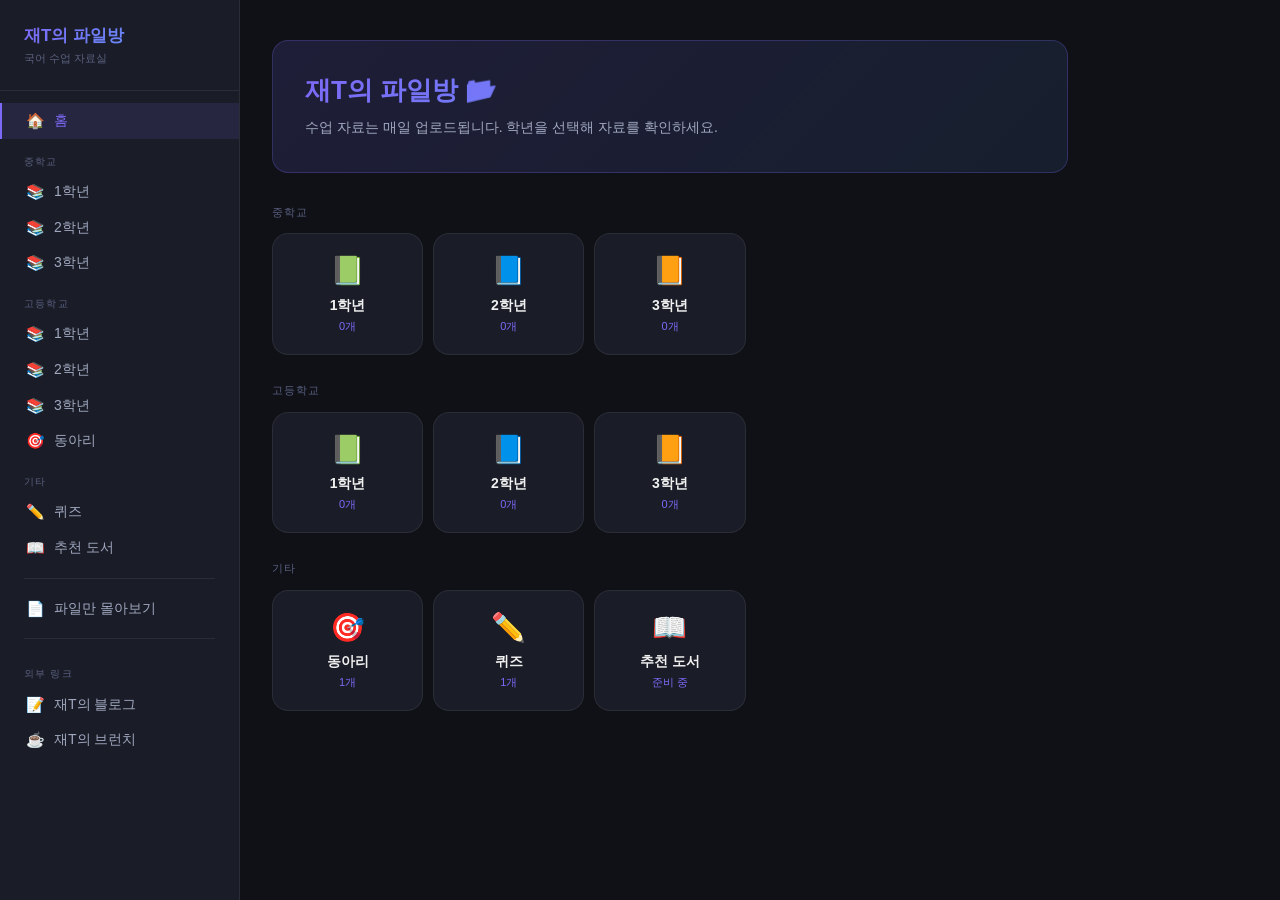
<file: index.html>
<!DOCTYPE html>
<html lang="ko">
<head>
<meta charset="UTF-8">
<meta name="viewport" content="width=device-width, initial-scale=1.0">
<title>재T의 파일방</title>
<style>
*{box-sizing:border-box;margin:0;padding:0}
:root{
  --bg:#0f1117;--bg2:#1a1d27;--bg3:#242838;
  --text:#f0f0f0;--text2:#a0a8c0;--text3:#5a6080;
  --border:rgba(255,255,255,0.07);--border2:rgba(255,255,255,0.15);
  --accent:#7c6af7;--accent2:#5b9cf6;--accent-bg:rgba(124,106,247,0.12);
  --green:#3ecf8e;--red:#ff6b6b;
  --radius:10px;--radius-lg:16px;
}
body{font-family:-apple-system,BlinkMacSystemFont,'Segoe UI','Malgun Gothic','Apple SD Gothic Neo',sans-serif;background:var(--bg);color:var(--text);min-height:100vh;}
.layout{display:flex;min-height:100vh;}

.sidebar{width:240px;flex-shrink:0;background:var(--bg2);border-right:0.5px solid var(--border);padding:1.5rem 0;position:sticky;top:0;height:100vh;overflow-y:auto;}
.sidebar-title{padding:0 1.5rem 1.5rem;border-bottom:0.5px solid var(--border);margin-bottom:0.75rem;}
.sidebar-brand{font-size:17px;font-weight:700;background:linear-gradient(135deg,var(--accent),var(--accent2));-webkit-background-clip:text;-webkit-text-fill-color:transparent;background-clip:text;}
.sidebar-sub{font-size:11px;color:var(--text3);margin-top:4px;}

.nav-section-label{font-size:10px;letter-spacing:0.12em;color:var(--text3);text-transform:uppercase;padding:1rem 1.5rem 0.35rem;}
.nav-item{display:flex;align-items:center;gap:10px;padding:0.55rem 1.5rem;font-size:14px;color:var(--text2);cursor:pointer;transition:all 0.15s;border-left:2px solid transparent;}
.nav-item:hover{background:var(--bg3);color:var(--text);}
.nav-item.active{background:var(--accent-bg);color:var(--accent);border-left-color:var(--accent);font-weight:500;}
.nav-icon{font-size:15px;width:18px;text-align:center;}
.nav-divider{border:none;border-top:0.5px solid var(--border);margin:0.75rem 1.5rem;}

.main{flex:1;padding:2.5rem 2rem;max-width:860px;}
.page{display:none;}
.page.active{display:block;}

.page-header{margin-bottom:2rem;padding-bottom:1.25rem;border-bottom:0.5px solid var(--border);}
.page-title{font-size:24px;font-weight:700;color:var(--text);margin-bottom:4px;}
.page-desc{font-size:14px;color:var(--text3);}

.btn-home{display:inline-flex;align-items:center;gap:8px;font-size:13px;color:var(--text2);cursor:pointer;margin-bottom:1.5rem;padding:0.55rem 1.1rem;border:0.5px solid var(--border2);border-radius:var(--radius);background:var(--bg2);font-family:inherit;transition:all 0.15s;}
.btn-home:hover{background:var(--bg3);color:var(--text);}

.hero{background:linear-gradient(135deg,rgba(124,106,247,0.15),rgba(91,156,246,0.1));border:0.5px solid rgba(124,106,247,0.25);border-radius:var(--radius-lg);padding:2rem;margin-bottom:2rem;}
.hero-title{font-size:26px;font-weight:700;background:linear-gradient(135deg,var(--accent),var(--accent2));-webkit-background-clip:text;-webkit-text-fill-color:transparent;background-clip:text;margin-bottom:0.5rem;}
.hero-desc{font-size:14px;color:var(--text2);line-height:1.7;}

.section-label{font-size:11px;letter-spacing:0.1em;color:var(--text3);text-transform:uppercase;margin-bottom:0.85rem;margin-top:1.75rem;}

.home-grid{display:grid;grid-template-columns:repeat(auto-fill,minmax(140px,1fr));gap:10px;margin-bottom:0.5rem;}
.home-card{background:var(--bg2);border:0.5px solid var(--border);border-radius:var(--radius-lg);padding:1.25rem 1rem;cursor:pointer;transition:all 0.2s;text-align:center;}
.home-card:hover{border-color:var(--accent);background:var(--accent-bg);transform:translateY(-2px);}
.home-card-icon{font-size:28px;margin-bottom:0.6rem;}
.home-card-title{font-size:14px;font-weight:600;color:var(--text);margin-bottom:4px;}
.home-card-count{font-size:11px;color:var(--accent);}

.file-list{display:flex;flex-direction:column;gap:8px;}
.file-item{display:flex;align-items:center;gap:14px;padding:1rem 1.25rem;background:var(--bg2);border:0.5px solid var(--border);border-radius:var(--radius);transition:all 0.15s;text-decoration:none;color:inherit;}
.file-item:hover{border-color:var(--accent);background:var(--bg3);}
.file-icon{font-size:24px;flex-shrink:0;}
.file-info{flex:1;}
.file-name{font-size:14px;font-weight:500;color:var(--text);margin-bottom:3px;}
.file-meta{font-size:12px;color:var(--text3);}
.file-badge{font-size:11px;padding:3px 10px;border-radius:99px;background:var(--bg3);color:var(--text3);flex-shrink:0;}
.file-badge.new{background:rgba(62,207,142,0.15);color:var(--green);border:0.5px solid rgba(62,207,142,0.3);}

.empty{text-align:center;padding:4rem 1rem;color:var(--text3);}
.empty-icon{font-size:40px;margin-bottom:1rem;opacity:0.5;}
.empty-text{font-size:14px;}

.filter-bar{display:flex;gap:8px;margin-bottom:1.25rem;flex-wrap:wrap;}
.filter-btn{padding:0.4rem 1rem;border:0.5px solid var(--border);border-radius:99px;font-size:13px;color:var(--text2);cursor:pointer;background:var(--bg2);font-family:inherit;transition:all 0.15s;}
.filter-btn:hover{border-color:var(--border2);}
.filter-btn.active{background:var(--accent-bg);color:var(--accent);border-color:var(--accent);}

@media(max-width:640px){
  .sidebar{display:none;}
  .main{padding:1.25rem 1rem;}
  .mobile-nav{display:flex;overflow-x:auto;gap:8px;padding:0.85rem 1rem;background:var(--bg2);border-bottom:0.5px solid var(--border);-webkit-overflow-scrolling:touch;scrollbar-width:none;}
  .mobile-nav::-webkit-scrollbar{display:none;}
  .mobile-nav-btn{flex-shrink:0;padding:0.5rem 1rem;border:0.5px solid var(--border);border-radius:99px;font-size:13px;color:var(--text2);cursor:pointer;background:var(--bg);white-space:nowrap;font-family:inherit;transition:all 0.15s;}
  .mobile-nav-btn.active{background:var(--accent-bg);color:var(--accent);border-color:var(--accent);}
}
@media(min-width:641px){.mobile-nav{display:none;}}
</style>
</head>
<body>

<div class="mobile-nav">
  <button class="mobile-nav-btn active" onclick="showPage('home',this)">🏠 홈</button>
  <button class="mobile-nav-btn" onclick="showPage('m1',this)">중1</button>
  <button class="mobile-nav-btn" onclick="showPage('m2',this)">중2</button>
  <button class="mobile-nav-btn" onclick="showPage('m3',this)">중3</button>
  <button class="mobile-nav-btn" onclick="showPage('h1',this)">고1</button>
  <button class="mobile-nav-btn" onclick="showPage('h2',this)">고2</button>
  <button class="mobile-nav-btn" onclick="showPage('h3',this)">고3</button>
  <button class="mobile-nav-btn" onclick="showPage('club',this)">🎯 동아리</button>
  <button class="mobile-nav-btn" onclick="showPage('quiz',this)">✏️ 퀴즈</button>
  <button class="mobile-nav-btn" onclick="showPage('books',this)">📖 추천 도서</button>
  <button class="mobile-nav-btn" onclick="showPage('all',this)">📄 파일 몰아보기</button>
</div>

<div class="layout">
  <aside class="sidebar">
    <div class="sidebar-title">
      <div class="sidebar-brand">재T의 파일방</div>
      <div class="sidebar-sub">국어 수업 자료실</div>
    </div>
    <div class="nav-item active" onclick="showPage('home',this)"><span class="nav-icon">🏠</span>홈</div>
    <div class="nav-section-label">중학교</div>
    <div class="nav-item" onclick="showPage('m1',this)"><span class="nav-icon">📚</span>1학년</div>
    <div class="nav-item" onclick="showPage('m2',this)"><span class="nav-icon">📚</span>2학년</div>
    <div class="nav-item" onclick="showPage('m3',this)"><span class="nav-icon">📚</span>3학년</div>
    <div class="nav-section-label">고등학교</div>
    <div class="nav-item" onclick="showPage('h1',this)"><span class="nav-icon">📚</span>1학년</div>
    <div class="nav-item" onclick="showPage('h2',this)"><span class="nav-icon">📚</span>2학년</div>
    <div class="nav-item" onclick="showPage('h3',this)"><span class="nav-icon">📚</span>3학년</div>
    <div class="nav-item" onclick="showPage('club',this)"><span class="nav-icon">🎯</span>동아리</div>
    <div class="nav-section-label">기타</div>
    <div class="nav-item" onclick="showPage('quiz',this)"><span class="nav-icon">✏️</span>퀴즈</div>
    <div class="nav-item" onclick="showPage('books',this)"><span class="nav-icon">📖</span>추천 도서</div>
    <hr class="nav-divider">
    <div class="nav-item" onclick="showPage('all',this)"><span class="nav-icon">📄</span>파일만 몰아보기</div>
    <hr class="nav-divider">
    <div class="nav-section-label">외부 링크</div>
    <a class="nav-item" href="https://blog.naver.com/jayjob84" target="_blank" style="text-decoration:none;"><span class="nav-icon">📝</span>재T의 블로그</a>
    <a class="nav-item" href="https://brunch.co.kr/@koreantch" target="_blank" style="text-decoration:none;"><span class="nav-icon">☕</span>재T의 브런치</a>
  </aside>

  <main class="main">

    <div id="page-home" class="page active">
      <div class="hero">
        <div class="hero-title">재T의 파일방 📂</div>
        <div class="hero-desc">수업 자료는 매일 업로드됩니다. 학년을 선택해 자료를 확인하세요.</div>
      </div>
      <div class="section-label">중학교</div>
      <div class="home-grid">
        <div class="home-card" onclick="showPage('m1',null)"><div class="home-card-icon">📗</div><div class="home-card-title">1학년</div><div class="home-card-count" id="count-m1">0개</div></div>
        <div class="home-card" onclick="showPage('m2',null)"><div class="home-card-icon">📘</div><div class="home-card-title">2학년</div><div class="home-card-count" id="count-m2">0개</div></div>
        <div class="home-card" onclick="showPage('m3',null)"><div class="home-card-icon">📙</div><div class="home-card-title">3학년</div><div class="home-card-count" id="count-m3">0개</div></div>
      </div>
      <div class="section-label">고등학교</div>
      <div class="home-grid">
        <div class="home-card" onclick="showPage('h1',null)"><div class="home-card-icon">📗</div><div class="home-card-title">1학년</div><div class="home-card-count" id="count-h1">0개</div></div>
        <div class="home-card" onclick="showPage('h2',null)"><div class="home-card-icon">📘</div><div class="home-card-title">2학년</div><div class="home-card-count" id="count-h2">0개</div></div>
        <div class="home-card" onclick="showPage('h3',null)"><div class="home-card-icon">📙</div><div class="home-card-title">3학년</div><div class="home-card-count" id="count-h3">0개</div></div>
      </div>
      <div class="section-label">기타</div>
      <div class="home-grid">
        <div class="home-card" onclick="showPage('club',null)"><div class="home-card-icon">🎯</div><div class="home-card-title">동아리</div><div class="home-card-count" id="count-club">0개</div></div>
        <div class="home-card" onclick="showPage('quiz',null)"><div class="home-card-icon">✏️</div><div class="home-card-title">퀴즈</div><div class="home-card-count">1개</div></div>
        <div class="home-card" onclick="showPage('books',null)"><div class="home-card-icon">📖</div><div class="home-card-title">추천 도서</div><div class="home-card-count">준비 중</div></div>
      </div>
    </div>

    <div id="page-m1" class="page"><button class="btn-home" onclick="showPage('home',null)">← 홈으로</button><div class="page-header"><div class="page-title">중학교 1학년</div><div class="page-desc">중학교 1학년 수업 자료입니다.</div></div><div class="file-list" id="list-m1"></div></div>
    <div id="page-m2" class="page"><button class="btn-home" onclick="showPage('home',null)">← 홈으로</button><div class="page-header"><div class="page-title">중학교 2학년</div><div class="page-desc">중학교 2학년 수업 자료입니다.</div></div><div class="file-list" id="list-m2"></div></div>
    <div id="page-m3" class="page"><button class="btn-home" onclick="showPage('home',null)">← 홈으로</button><div class="page-header"><div class="page-title">중학교 3학년</div><div class="page-desc">중학교 3학년 수업 자료입니다.</div></div><div class="file-list" id="list-m3"></div></div>
    <div id="page-h1" class="page"><button class="btn-home" onclick="showPage('home',null)">← 홈으로</button><div class="page-header"><div class="page-title">고등학교 1학년</div><div class="page-desc">고등학교 1학년 수업 자료입니다.</div></div><div class="file-list" id="list-h1"></div></div>
    <div id="page-h2" class="page"><button class="btn-home" onclick="showPage('home',null)">← 홈으로</button><div class="page-header"><div class="page-title">고등학교 2학년</div><div class="page-desc">고등학교 2학년 수업 자료입니다.</div></div><div class="file-list" id="list-h2"></div></div>
    <div id="page-h3" class="page"><button class="btn-home" onclick="showPage('home',null)">← 홈으로</button><div class="page-header"><div class="page-title">고등학교 3학년</div><div class="page-desc">고등학교 3학년 수업 자료입니다.</div></div><div class="file-list" id="list-h3"></div></div>
    <div id="page-club" class="page"><button class="btn-home" onclick="showPage('home',null)">← 홈으로</button><div class="page-header"><div class="page-title">동아리</div><div class="page-desc">동아리 수업 자료입니다.</div></div><div class="file-list" id="list-club"></div></div>

    <div id="page-quiz" class="page">
      <button class="btn-home" onclick="showPage('home',null)">← 홈으로</button>
      <div class="page-header"><div class="page-title">퀴즈</div><div class="page-desc">문법 퀴즈를 풀어보세요.</div></div>
      <div class="file-list">
        <a class="file-item" href="https://koreantch-stack.github.io/poomsa/" target="_blank">
          <div class="file-icon">✏️</div>
          <div class="file-info"><div class="file-name">중학교 국어 문법 퀴즈</div><div class="file-meta">15문항 · 4지선다 · 즉시 해설</div></div>
          <div class="file-badge new">NEW</div>
        </a>
      </div>
    </div>

    <div id="page-books" class="page">
      <button class="btn-home" onclick="showPage('home',null)">← 홈으로</button>
      <div class="page-header"><div class="page-title">추천 도서</div><div class="page-desc">학년별 추천 도서 목록입니다.</div></div>
      <div class="empty"><div class="empty-icon">📚</div><div class="empty-text">준비 중입니다.</div></div>
    </div>

    <div id="page-all" class="page">
      <button class="btn-home" onclick="showPage('home',null)">← 홈으로</button>
      <div class="page-header"><div class="page-title">파일만 몰아보기</div><div class="page-desc">전체 파일 목록입니다. 클릭하면 다운로드됩니다.</div></div>
      <div class="filter-bar" id="filter-bar"></div>
      <div class="file-list" id="list-all"></div>
    </div>

  </main>
</div>

<script>
let allFiles=[];
let currentFilter='전체';
const GRADE_MAP={'중학교 1학년':'m1','중학교 2학년':'m2','중학교 3학년':'m3','고등학교 1학년':'h1','고등학교 2학년':'h2','고등학교 3학년':'h3','동아리':'club'};

function getIcon(f){const e=(f.split('.').pop()||'').toLowerCase();if(e==='pdf')return'📄';if(e==='hwp'||e==='hwpx')return'📝';if(e==='ppt'||e==='pptx')return'📊';if(e==='doc'||e==='docx')return'📃';if(e==='jpg'||e==='png'||e==='jpeg')return'🖼️';return'📎';}

function isNew(d){const p=d.split('.');const dt=new Date(p[0],p[1]-1,p[2]);return(new Date()-dt)<7*24*60*60*1000;}

function renderFile(f){
  const badge=isNew(f.date)?'<div class="file-badge new">NEW</div>':'<div class="file-badge">'+f.date+'</div>';
  return`<a class="file-item" href="${f.file}" download><div class="file-icon">${getIcon(f.file)}</div><div class="file-info"><div class="file-name">${f.name}</div><div class="file-meta">${f.grade} · ${f.type} · ${f.date}</div></div>${badge}</a>`;
}

function empty(){return'<div class="empty"><div class="empty-icon">📭</div><div class="empty-text">아직 올라온 파일이 없습니다.</div></div>';}

function renderLists(){
  Object.entries(GRADE_MAP).forEach(([grade,id])=>{
    const list=allFiles.filter(f=>f.grade===grade);
    const el=document.getElementById('list-'+id);
    const cnt=document.getElementById('count-'+id);
    if(el)el.innerHTML=list.length?list.map(renderFile).join(''):empty();
    if(cnt)cnt.textContent=list.length+'개';
  });
  const types=['전체',...new Set(allFiles.map(f=>f.type))];
  document.getElementById('filter-bar').innerHTML=types.map(t=>`<button class="filter-btn${t===currentFilter?' active':''}" onclick="setFilter('${t}')">${t}</button>`).join('');
  const filtered=currentFilter==='전체'?allFiles:allFiles.filter(f=>f.type===currentFilter);
  document.getElementById('list-all').innerHTML=filtered.length?filtered.map(renderFile).join(''):empty();
}

function setFilter(t){currentFilter=t;renderLists();}

function showPage(id,el){
  document.querySelectorAll('.page').forEach(p=>p.classList.remove('active'));
  document.getElementById('page-'+id).classList.add('active');
  document.querySelectorAll('.nav-item,.mobile-nav-btn').forEach(n=>n.classList.remove('active'));
  if(el)el.classList.add('active');
  window.scrollTo(0,0);
}

fetch('files.json').then(r=>r.json()).then(d=>{allFiles=d;renderLists();}).catch(()=>renderLists());
</script>
</body>
</html>
</file>
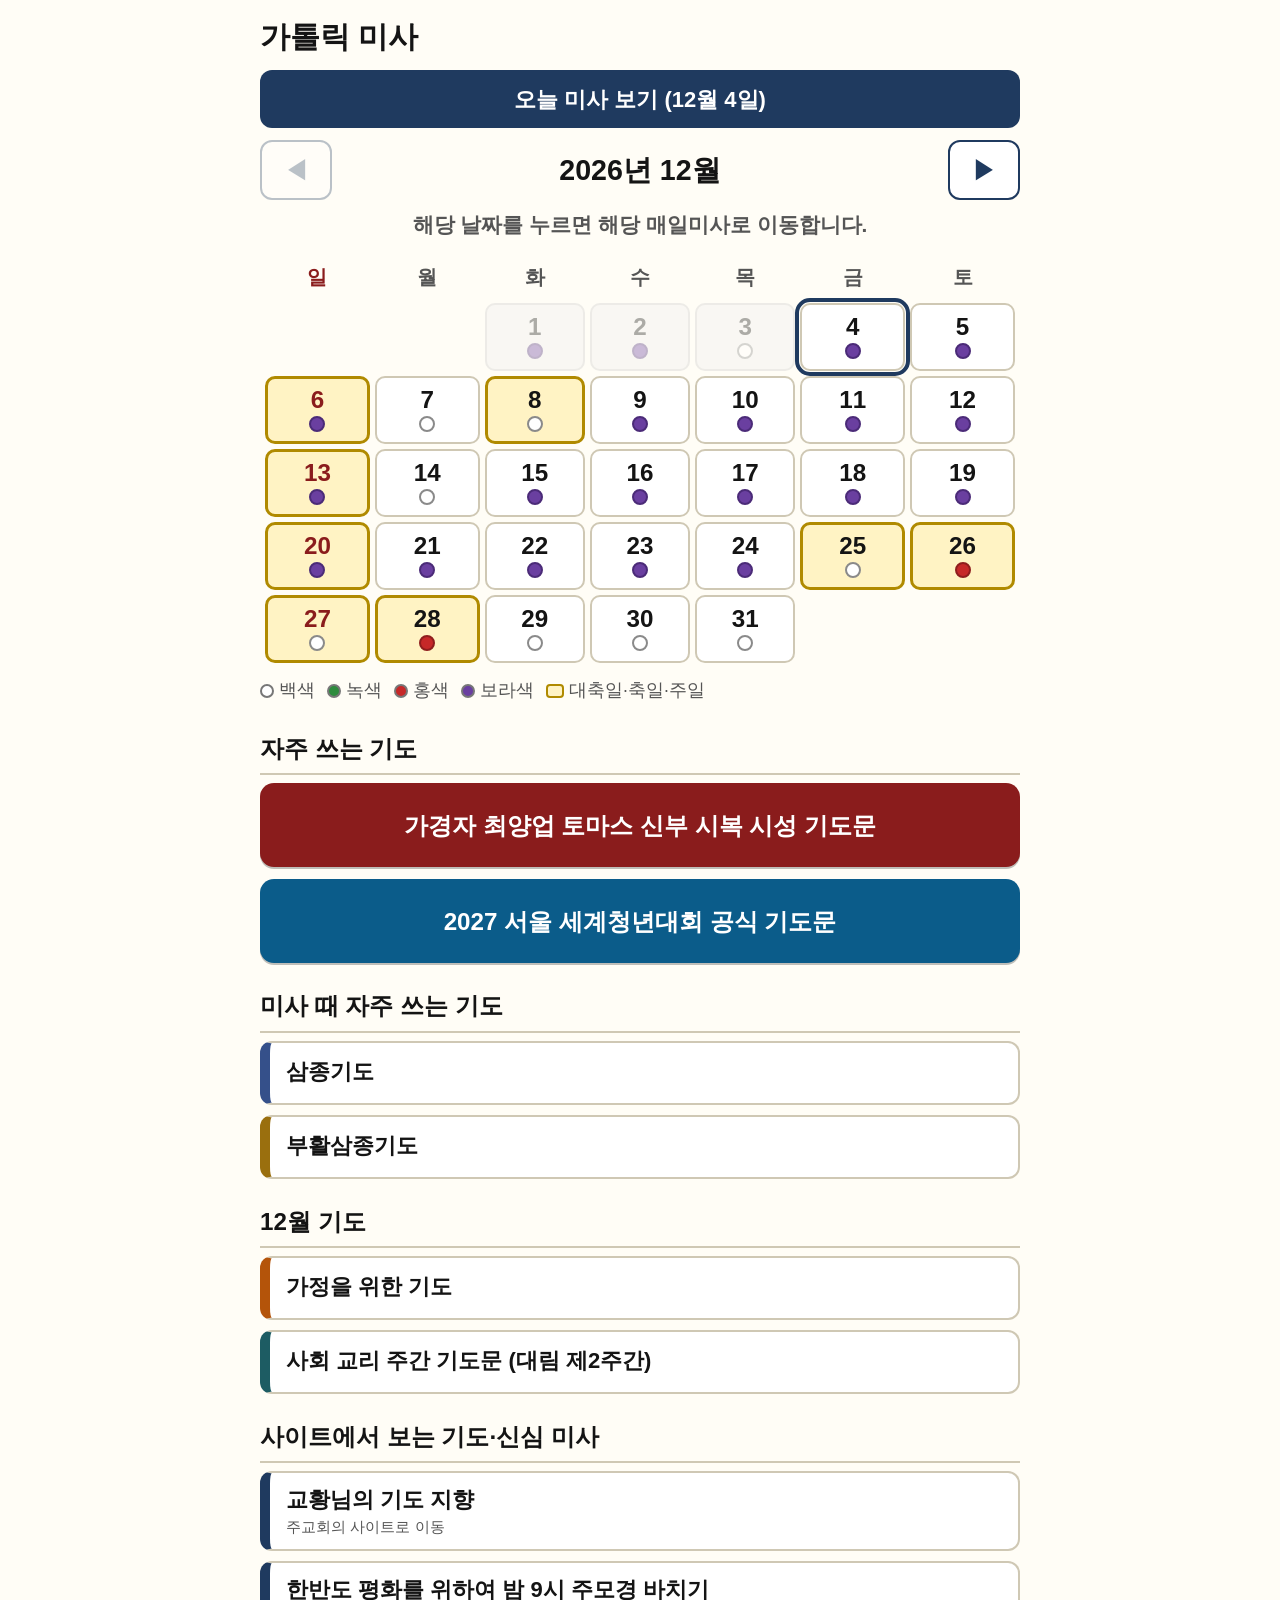
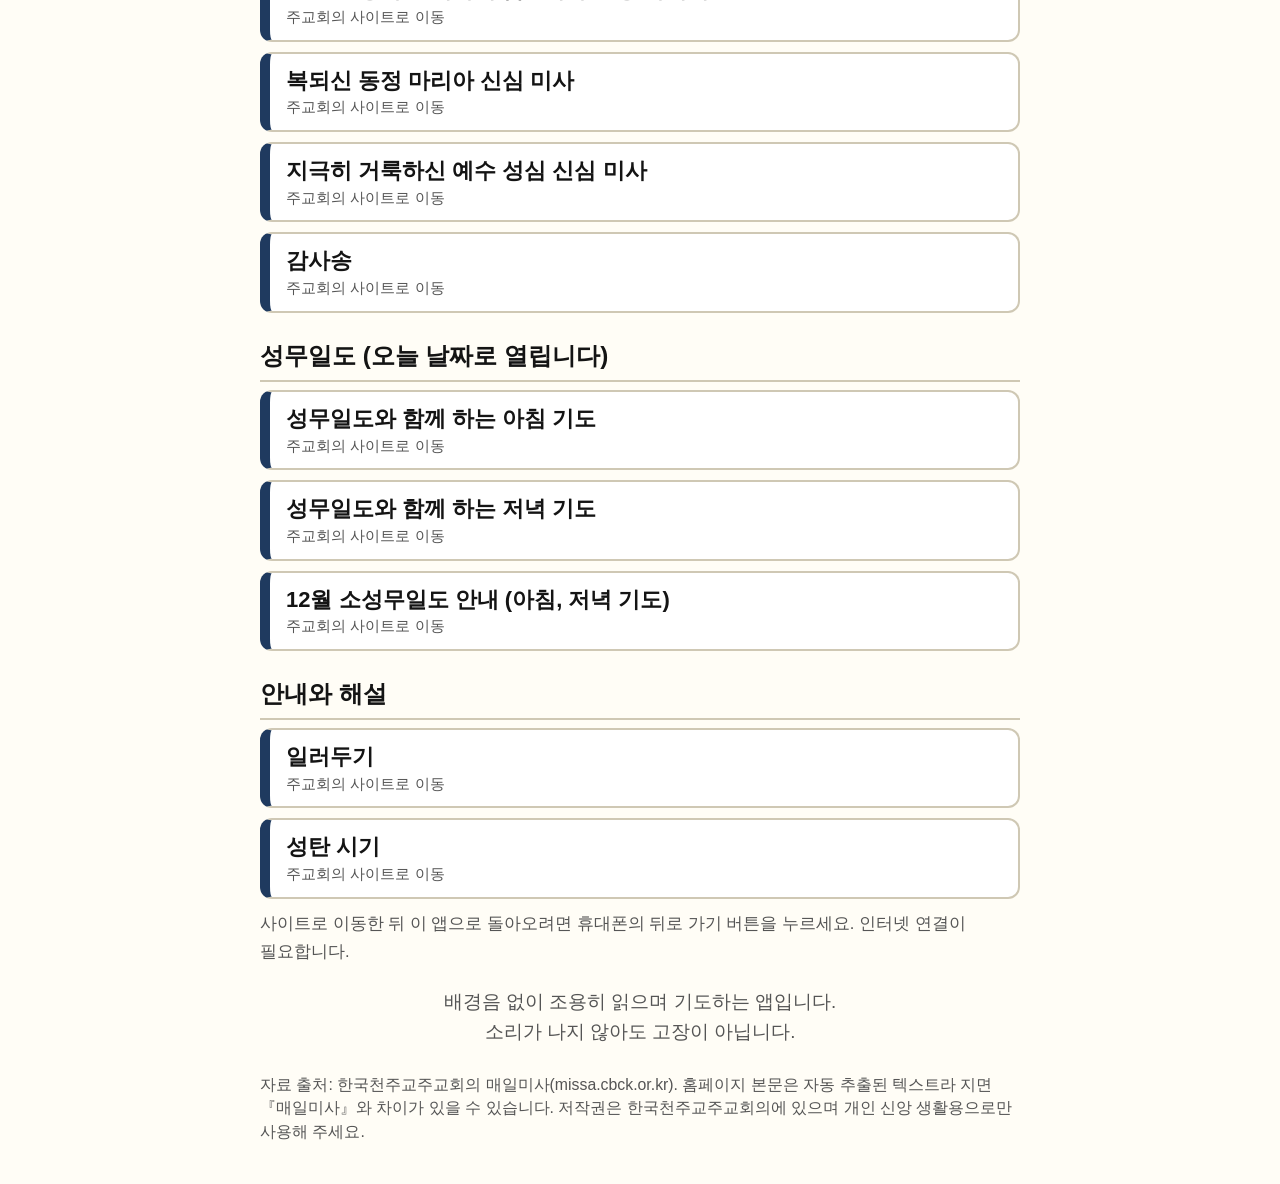
<file: missa/index.html>
<!DOCTYPE html>
<html lang="ko">
<head>
<meta charset="utf-8">
<meta name="viewport" content="width=device-width, initial-scale=1, viewport-fit=cover">
<title>가톨릭 미사</title>
<meta name="theme-color" content="#5a0a1a">
<link rel="manifest" href="manifest.webmanifest">
<link rel="icon" type="image/png" sizes="192x192" href="icon-192.png">
<link rel="apple-touch-icon" href="apple-touch-icon.png">
<meta name="apple-mobile-web-app-title" content="가톨릭 미사">
<meta name="mobile-web-app-capable" content="yes">
<style>
:root{--tfs:22px;--bg:#fffdf6;--ink:#141414;--sub:#555;--line:#cfc8b4;--btn:#1f3a5f;--btnink:#fff;--accent:#8a1c1c;--soft:#f1ecdc}
*{box-sizing:border-box;-webkit-tap-highlight-color:transparent}
html{font-size:22px}
body{margin:0;background:var(--bg);color:var(--ink);font-family:"Noto Sans KR","Malgun Gothic","Apple SD Gothic Neo",sans-serif;line-height:1.7;word-break:keep-all}
button{font:inherit;cursor:pointer}
.wrap{max-width:760px;margin:0 auto;padding:12px 14px 40px}
@media (min-width:820px){.wrap{max-width:none;padding:12px 4vw 40px}#app>*{max-width:760px;margin-left:auto;margin-right:auto}#app>.more{display:block}#app>.body{max-width:none}#app>.bh{max-width:none;margin-left:0;margin-right:0}}
.top{display:flex;align-items:center;justify-content:space-between;gap:8px;margin-bottom:8px}
h1{font-size:1.35rem;margin:0}
.fsbox{display:flex;gap:6px}
.fsbox{flex:none}
.fsbox button{font-size:1rem;line-height:1;padding:0 8px;display:flex;align-items:center;justify-content:center;min-width:54px;height:48px;border:2px solid var(--btn);background:#fff;color:var(--btn);border-radius:10px;font-weight:700}
.btn{display:block;width:100%;min-height:58px;padding:10px 14px;border:0;border-radius:12px;background:var(--btn);color:var(--btnink);font-weight:700;text-align:center;text-decoration:none}
.btn.alt{background:#fff;color:var(--btn);border:2px solid var(--btn)}
.today{margin:6px 0 12px}
.cal{width:100%;border-collapse:separate;border-spacing:5px}
.cal th{font-size:.9rem;padding:4px 0;color:var(--sub)}
.cal th.sun,.cal td.sun .n{color:var(--accent)}
.cal td{padding:0}
.cell{width:100%;height:68px;border:2px solid var(--line);border-radius:10px;background:#fff;display:flex;flex-direction:column;align-items:center;justify-content:center;gap:4px;color:var(--ink)}
.cell .n{font-size:1.1rem;font-weight:700;line-height:1}
.dot{width:16px;height:16px;border-radius:50%;border:2px solid #777;display:block}
.c-백{background:#fff;border-color:#8a8a8a}.c-녹{background:#2e8b3d;border-color:#1f6a2b}.c-홍{background:#c62828;border-color:#8f1d1d}.c-자{background:#6a3fa0;border-color:#4b2b78}
.cell.major{background:#fff3c4;border-color:#b08a00;border-width:3px}
.cell.now{outline:4px solid var(--btn);outline-offset:1px}
.cell.none{opacity:.35}
.cell.past{opacity:.35;background:#eee;border-color:#ccc}
.legend{display:flex;flex-wrap:wrap;gap:12px;font-size:.8rem;color:var(--sub);margin:8px 2px 4px;align-items:center}
.legend span{display:inline-flex;align-items:center;gap:5px}
.legend i{display:inline-block;width:14px;height:14px;border-radius:50%;border:2px solid #777}
.legend b{display:inline-block;width:18px;height:14px;background:#fff3c4;border:2px solid #b08a00;border-radius:4px}
h2.sec{font-size:1.1rem;margin:22px 0 8px;padding-bottom:4px;border-bottom:2px solid var(--line)}
.grid2{display:grid;grid-template-columns:1fr 1fr;gap:10px}
.grid2 .btn{font-size:.9rem;min-height:64px;line-height:1.35}
.note{font-size:.75rem;color:var(--sub);margin-top:6px}
.bar{display:grid;grid-template-columns:1fr 1fr 1fr;gap:8px;margin-bottom:10px}
.bar .btn{min-height:54px;font-size:.9rem;padding:6px}
.head .date{font-size:.95rem;color:var(--sub)}
.head .title{font-size:1.25rem;font-weight:700;display:flex;align-items:center;gap:10px;margin:2px 0}
.head .title .dot{flex:none}
.opt{font-size:.85rem;color:var(--sub)}
.intro{background:var(--soft);border-radius:10px;padding:10px 12px;font-size:.85rem;margin:10px 0;white-space:pre-line}
.mset{display:grid;grid-template-columns:repeat(3,1fr);gap:8px;margin:10px 0}
.tabs{display:grid;grid-template-columns:repeat(3,1fr);gap:8px;margin:10px 0}
.tab{min-height:58px;padding:6px;border:2px solid var(--btn);background:#fff;color:var(--btn);border-radius:12px;font-weight:700;font-size:.92rem;line-height:1.25}
.tab.on{background:var(--btn);color:#fff}
.more{width:100%;margin:2px 0 6px;min-height:50px;border:2px dashed var(--btn);background:transparent;color:var(--btn);border-radius:12px;font-weight:700}
.tabs.small .tab{min-height:50px;font-size:.82rem;border-color:#6b7c93;color:#2c4263}
.tabs.small .tab.on{background:#2c4263;color:#fff}
.body{background:#fff;border:2px solid var(--line);border-radius:12px;padding:14px 14px 18px;margin-top:8px;font-size:var(--tfs)}
.body h3{margin:0 0 8px;font-size:1.05em;color:var(--btn)}
.body p{margin:0}
.ln{display:block;margin:0 0 .45em}
.lead{color:var(--sub);font-size:.88em}
.kind{font-weight:700;margin-top:.6em}
.ref{font-weight:700;color:var(--accent)}
.rf{font-weight:700;color:var(--accent)}
.vn{font-size:.7em;vertical-align:super;color:var(--sub);margin-right:.25em;font-weight:700}
.gap{height:.6em}
.foot{margin-top:26px;font-size:.72rem;color:var(--sub);line-height:1.5}
.nosound{margin-top:22px;text-align:center;font-size:.85rem;color:var(--sub);line-height:1.6}
.pbig{display:block;width:100%;min-height:84px;margin:0 0 12px;padding:12px 16px;border:0;border-radius:14px;color:#fff;font-weight:700;font-size:1.1rem;line-height:1.4;text-align:center;box-shadow:0 2px 0 rgba(0,0,0,.25)}
.plist{display:block;width:100%;min-height:64px;margin:0 0 10px;padding:12px 16px;border:2px solid var(--line);border-left-width:10px;border-left-color:var(--btn);border-radius:12px;background:#fff;color:var(--ink);font-weight:700;font-size:1rem;line-height:1.4;text-align:left;text-decoration:none}
.prep{margin:18px 16px;padding:28px 18px;border:2px dashed #bbb;border-radius:12px;text-align:center;font-size:1.15rem;font-weight:700;line-height:1.7;color:var(--sub)}
.calhint{margin:0 0 12px;text-align:center;font-size:.95rem;font-weight:700;color:var(--sub);line-height:1.4}
.plist small{display:block;font-weight:400;font-size:.7rem;color:var(--sub)}
.ptitle{font-size:1.25rem;font-weight:700;margin:6px 0 10px;line-height:1.4}
.ptext .ln{margin-bottom:.35em}
.msw{display:grid;grid-template-columns:1fr 1fr;gap:8px;margin:0 0 10px}
.mnav{display:grid;grid-template-columns:72px 1fr 72px;gap:8px;align-items:center;margin:0 0 10px}
.mnav .mt{text-align:center;font-size:1.3rem;font-weight:700}
.mnav .mb{height:60px;border:2px solid var(--btn);background:#fff;color:var(--btn);border-radius:12px;font-weight:700;font-size:1.1rem}
.mnav .mb:disabled{opacity:.3}
.bh{display:flex;align-items:center;justify-content:space-between;gap:10px;margin:0 0 8px}
.bh h3,.bh .ptitle{margin:0;flex:1}
.hide{display:none}
</style>
</head>
<body>
<div class="wrap" id="app"></div>
<script>
const DATA = {"20261101":{"d":"2026년 11월 01일 일요일","c":"백","t":"모든 성인 대축일","o":[],"n":"","g":"대영광송 · 신경 · 교중","i":"오늘은 하늘 나라의 모든 성인을 기리는 대축일로, 하느님과 함께 영광을 누리는 성인들의 모범을 본받고자 다짐하는 날이다. 특히 전례력에 축일이 따로 지정되지 않은 성인들을 기억하고 기린다. 이 축일은 동방 교회에서 먼저 시작되어 609년 성 보니파시오 4세 교황 때부터 서방 교회에서도 지내게 되었다. 처음에는 5월 13일이었는데, 9세기 중엽에 11월 1일로 바뀌었다. 교회는 이날 그리스도인들에게 죽음 뒤의 새로운 삶을 바라며 살아가도록 미래의 영광스러운 모습을 보여 주고, 우리와 하늘 나라의 모든 성인 사이의 연대성도 깨우쳐 준다.","s":{"오늘 전례":"오늘은 모든 성인 대축일입니다. 성인들은 하늘 나라에서 하느님을 직접 뵈며 영원한 행복을 누립니다. 하늘 나라의 성인들을 기리며 전구를 청합시다. 예수 그리스도의 죽음과 부활을 굳게 믿는 우리도, 희망을 안고 성인들처럼 하느님을 뵐 그날까지 열심히 살아갑시다.","입당송":"주님 안에서 다 함께 기뻐하세. 모든 성인을 공경하며 축제를 지내세. 천사들도 이 큰 축제를 기뻐하며, 하느님의 아드님을 찬양하네.","본기도":"전능하시고 영원하신 하느님,\n이 성대한 축제로 모든 성인의 공덕을 기리게 하셨으니\n성인들의 전구를 들으시고\n저희가 바라던 하느님의 자비를 풍성히 베풀어 주소서.\n성부와 성령과 함께 천주로서\n영원히 살아 계시며 다스리시는 성자\n우리 주 예수 그리스도를 통하여 비나이다.","제1독서":"<내가 보니, 아무도 수를 셀 수 없을 만큼 큰 무리가 있었습니다. 그들은 모든 민족과 종족과 백성과 언어권에서 나온 사람들이었습니다.>\n▥ 요한 묵시록의 말씀입니다.\n7,2-4.9-14\n나 요한은 2 다른 한 천사가 살아 계신 하느님의 인장을 가지고\n해 돋는 쪽에서 올라오는 것을 보았습니다.\n그가 땅과 바다를 해칠 권한을 받은 네 천사에게 큰 소리로 외쳤습니다.\n3 “우리가 우리 하느님의 종들의 이마에 인장을 찍을 때까지\n땅도 바다도 나무도 해치지 마라.”\n4 나는 인장을 받은 이들의 수가 십사만 사천 명이라고 들었습니다.\n인장을 받은 이들은\n이스라엘 자손들의 모든 지파에서 나온 사람들이었습니다.\n9 그다음에 내가 보니, 아무도 수를 셀 수 없을 만큼 큰 무리가 있었습니다.\n모든 민족과 종족과 백성과 언어권에서 나온 그들은,\n희고 긴 겉옷을 입고 손에는 야자나무 가지를 들고서\n어좌 앞에 또 어린양 앞에 서 있었습니다.\n10 그들이 큰 소리로 외쳤습니다.\n“구원은 어좌에 앉아 계신 우리 하느님과 어린양의 것입니다.”\n11 그러자 모든 천사가 어좌와 원로들과 네 생물 둘레에 서 있다가,\n어좌 앞에 얼굴을 땅에 대고 엎드려 하느님께 경배하며 12 말하였습니다.\n“아멘. 우리 하느님께 찬미와 영광과 지혜와 감사와 영예와 권능과 힘이\n영원무궁하기를 빕니다. 아멘.”\n13 그때에 원로 가운데 하나가,\n“희고 긴 겉옷을 입은 저 사람들은 누구이며 어디에서 왔느냐?” 하고\n나에게 물었습니다.\n14 “원로님, 원로님께서 알고 계시지 않습니까?” 하고\n내가 대답하였더니, 그가 나에게 말하였습니다.\n“저 사람들은 큰 환난을 겪어 낸 사람들이다.\n저들은 어린양의 피로 자기들의 긴 겉옷을 깨끗이 빨아 희게 하였다.”\n주님의 말씀입니다.\n◎ 하느님, 감사합니다.","화답송":"시편 24(23),1-2.3-4ㄱㄴ.5-6(◎ 6 참조)\n◎ 주님, 이들이 당신 얼굴을 찾는 세대이옵니다.\n○ 주님의 것이라네, 온 땅과 그 안에 가득 찬 것들, 온 누리와 그 안에 사는 것들. 그분이 물 위에 세우시고, 강 위에 굳히셨네. ◎\n○ 누가 주님의 산에 오를 수 있으랴? 누가 그 거룩한 곳에 설 수 있으랴? 손이 깨끗하고 마음이 결백한 이, 헛된 것에 정신을 팔지 않는 이라네. ◎\n○ 그는 주님께 복을 받으리라. 구원의 하느님께 의로움을 얻으리라. 이들이 야곱이라네. 그분을 찾는 세대, 그분 얼굴을 찾는 세대라네. ◎","제2독서":"<우리는 하느님을 있는 그대로 뵙게 될 것입니다.>\n▥ 요한 1서의 말씀입니다.\n3,1-3\n사랑하는 여러분,\n1 아버지께서 우리에게 얼마나 큰 사랑을 주시어\n우리가 하느님의 자녀라 불리게 되었는지 생각해 보십시오.\n과연 우리는 그분의 자녀입니다.\n세상이 우리를 알지 못하는 까닭은\n세상이 그분을 알지 못하였기 때문입니다.\n2 사랑하는 여러분, 이제 우리는 하느님의 자녀입니다.\n우리가 어떻게 될지는 아직 드러나지 않았지만,\n그분께서 나타나시면 우리도 그분처럼 되리라는 것은 알고 있습니다.\n그분을 있는 그대로 뵙게 될 것이기 때문입니다.\n3 그분께 이러한 희망을 두는 사람은 모두,\n그리스도께서 순결하신 것처럼 자신도 순결하게 합니다.\n주님의 말씀입니다.\n◎ 하느님, 감사합니다.","복음 환호송":"마태 11,28 참조\n◎ 알렐루야.\n○ 주님이 말씀하신다. 고생하며 무거운 짐을 진 너희는 모두 나에게 오너라. 내가 너희에게 안식을 주리라.\n◎ 알렐루야.","복음":"<기뻐하고 즐거워하여라. 너희가 하늘에서 받을 상이 크다.>\n✠ 마태오가 전한 거룩한 복음입니다.\n5,1-12ㄴ\n그때에 1 예수님께서는 군중을 보시고 산으로 오르셨다.\n그분께서 자리에 앉으시자 제자들이 그분께 다가왔다.\n2 예수님께서 입을 여시어 그들을 이렇게 가르치셨다.\n3 “행복하여라, 마음이 가난한 사람들! 하늘 나라가 그들의 것이다.\n4 행복하여라, 슬퍼하는 사람들! 그들은 위로를 받을 것이다.\n5 행복하여라, 온유한 사람들! 그들은 땅을 차지할 것이다.\n6 행복하여라, 의로움에 주리고 목마른 사람들! 그들은 흡족해질 것이다.\n7 행복하여라, 자비로운 사람들! 그들은 자비를 입을 것이다.\n8 행복하여라, 마음이 깨끗한 사람들! 그들은 하느님을 볼 것이다.\n9 행복하여라, 평화를 이루는 사람들! 그들은 하느님의 자녀라 불릴 것이다.\n10 행복하여라, 의로움 때문에 박해를 받는 사람들!\n하늘 나라가 그들의 것이다.\n11 사람들이 나 때문에 너희를 모욕하고 박해하며,\n너희를 거슬러 거짓으로 온갖 사악한 말을 하면, 너희는 행복하다!\n12 기뻐하고 즐거워하여라. 너희가 하늘에서 받을 상이 크다.”\n주님의 말씀입니다.\n◎ 그리스도님, 찬미합니다.","보편 지향 기도":"<각 공동체 스스로 준비한 기도를 바치는 것이 바람직하다.>\n\n1. 교회를 위하여 기도합시다.\n\n의로우신 주님, 교회에 진리의 빛을 비추시어, 세상 모든 이가 이기심의 유혹에 빠지지 않고 부를 올바로 사용하며, 언제나 공동선에 봉사하고 가난한 이들과 연대하도록 이끌게 하소서.\n\n2. 세계 평화를 위하여 기도합시다.\n\n인자하신 주님, 평화를 바라면서도 전쟁이 끊이지 않는 이 세계를 굽어보시어, 이해관계와 이익을 좇아 다투기보다, 대화로 갈등을 풀며 평화로이 살아가게 하소서.\n\n3. 부부들을 위하여 기도합시다.\n\n사랑의 근원이신 주님, 세상 부부들을 돌보아 주시어, 주님께서 주시는 생명을 소중히 받아들이고, 주님의 일에 온마음으로 참여하는 주님 사랑의 증인이 되게 하소서.\n\n4. 교구(대리구, 수도회) 공동체를 위하여 기도합시다.\n\n인도자이신 주님, 저희 교구(대리구, 수도회) 공동체를 굽어살피시어, 공동체가 주님만을 바라며 자신을 오롯이 바친 성인들을 본받아, 주님 뜻에 맞갖게 나아가도록 도와주소서.","예물 기도":"주님,\n모든 성인을 공경하며 드리는 이 예물을 기꺼이 받으시고\n언제나 주님과 함께 살고 있는 성인들의 전구로\n저희도 영원한 구원에 이르게 하소서.\n우리 주 그리스도를 통하여 비나이다.","감사송":"<성인 감사송 3 : 우리의 어머니인 예루살렘의 영광>\n거룩하신 아버지, 전능하시고 영원하신 주 하느님,\n언제나 어디서나 아버지께 감사함이\n참으로 마땅하고 옳은 일이며 저희 도리요 구원의 길이옵니다.\n아버지께서 오늘 저희 어머니인 천상 도읍 예루살렘을 보여 주시니\n거기서 저희 형제들은 이미 승리의 월계관을 받아 쓰고\n아버지를 영원히 기리고 있나이다.\n나약한 저희도 성인들의 뒤를 따라 영광을 기뻐하며\n그들의 도움과 모범으로 힘을 얻어\n활기찬 믿음으로 영원한 고향을 향하여\n나그넷길을 서두르고 있나이다.\n그들의 모범은 나약한 저희에게 힘이 되나이다.\n그러므로 저희도 모든 성인과 천사와 함께\n주님을 찬미하며 기쁨에 넘쳐 큰 소리로 외치나이다.","영성체송":"마태 5,8-10\n행복하여라, 마음이 깨끗한 사람들! 그들은 하느님을 보리라. 행복하여라, 평화를 이루는 사람들! 그들은 하느님의 자녀라 불리리라. 행복하여라, 의로움 때문에 박해를 받는 사람들! 하늘 나라가 그들의 것이다.","영성체 후 묵상":"“행복하여라, 마음이 가난한 사람들! 하늘 나라가 그들의 것이다.” 누구나 알고 있지만 듣는 이에 따라 울림이 다른 예수님의 말씀입니다. 성인들은 예수님의 말씀대로 마음이 가난한 삶을 산 이들입니다. 예수님 때문에 모욕과 박해를 받으면서도 기뻐하고 즐거워한 이들입니다. 우리도 성인들처럼 살아가기로 굳게 다짐하며 성인들의 전구를 청합시다.\n\n<그리스도와 일치를 이루는 가운데 잠시 마음속으로 기도합시다.>","영성체 후 기도":"홀로 거룩하시고 놀라우신 하느님,\n모든 성인과 함께 하느님을 경배하며 은총을 간청하오니\n저희가 하느님의 넘치는 사랑으로 거룩하게 되어\n현세의 나그네 식탁에서 천상 고향의 잔치로 건너가게 하소서.\n우리 주 그리스도를 통하여 비나이다.","오늘의 묵상":"흔히 “지금 나는 행복한가?”라고 스스로 물을 때, 우리는 먼저 심리적 차원으로 접근하고는 합니다. 예를 들어 내가 지금 만족감을 느끼고 있는지, 또는 지금 기분이 좋은 상태인지를 생각합니다. 우리가 삶에서 느끼는 만족감과 좋은 기분은 분명 인간적으로 중요한 가치입니다. 그러나 오늘 복음 속 예수님께서는 우리에게 ‘참행복’이 무엇인지 새롭게 가르쳐 주십니다. 참행복이란 우리 눈길을 하느님께 돌릴 때 찾을 수 있다고 알려 주십니다.\n고대 그리스 철학자 아리스토텔레스는 행복을 덕을 통하여 인간적 번영을 이룬 상태로 보았습니다. 그러나 오늘 복음은 우리에게 행복이란 하느님을 소유함으로써(민수 18,20 참조) 완전해지는 상태라는 진리를 가르칩니다.\n만일 남들보다 가진 것이 훨씬 많은데, 하느님 나라가 약속되어 있지 않다면? 만일 남들보다 더 큰 힘을 가지고 있는데, 하느님의 자녀라고 불릴 수 없다면? 만일 지금의 삶이 너무나 만족스러운데, 하느님과 멀어져 있다면? 과연 참으로 행복한 사람이라고 할 수 있을까요?\n가난하고, 슬퍼하고, 박해받는 사람들은 행복해 보이지 않습니다. 그럼에도 예수님께서는 그들에게 행복을 선언하십니다. 그 까닭은 현재의 고통이 좋은 것이어서가 아니라, 그들에게 하느님 나라가 약속되어 있기 때문입니다.\n그러니 내가 지금 행복한지를 물을 때, 현재 우리가 놓인 상태에 만족하는지 여부가 아니라, 우리가 하느님의 자녀로서 누리게 될 하느님 나라를 생각할 수 있으면 좋겠습니다. 참행복은 현재의 내 감정 상태가 아니라, 하느님께서 우리의 몫이 되어 주시겠다는 약속에서 오기 때문입니다.\n\n(허권범 프란치스코 신부)\n\n매일미사 © 한국천주교중앙협의회"}},"20261102":{"d":"2026년 11월 02일 월요일","c":"자","t":"죽은 모든 이를 기억하는 위령의 날","o":[],"n":"","g":"","i":"‘죽은 모든 이를 기억하는 위령의 날’은 죽은 모든 이의 영혼, 특히 연옥 영혼들이 하루빨리 하느님 나라에 들어갈 수 있도록 기도하는 날이다. 전통적으로 교회는 오늘 세 대의 위령 미사를 봉헌해 왔다. 이러한 특전은 15세기 에스파냐의 도미니코 수도회에서 시작되었다. 교회는 ‘모든 성인 대축일’인 11월 1일부터 8일까지 묘지를 방문하여 세상을 떠난 이들을 위해서 기도할 것을 권장하고 있다.\n\n<이날의 독서는 『미사 독서』 Ⅳ(‘죽은 이를 위한 미사’)에서 선택하여 봉독할 수도 있다.>","m":[{"l":"첫째 미사","s":{"입당송":"1테살 4,14; 1코린 15,22 참조\n예수님이 돌아가셨다가 다시 살아나셨듯이, 하느님은 예수님을 통하여 죽은 이들을 예수님과 함께 데려가시리라. 아담 안에서는 모든 사람이 죽었지만, 그리스도 안에서는 모든 사람이 살아나리라.","본기도":"주님,\n성자께서 죽음에서 부활하시어 저희의 믿음을 깊게 하셨으니\n저희의 기도를 인자로이 들으시고\n저희도 세상을 떠난 주님의 종들과 더불어\n그리스도와 함께 부활하리라는 굳건한 희망을 지니게 하소서.\n성부와 성령과 …….","제1독서":"<나는 알고 있다네, 나의 구원자께서 살아 계심을.>\n▥ 욥기의 말씀입니다.\n19,1.23-27ㄴ\n1 욥이 말을 받았다.\n23 “아, 제발 누가 나의 이야기를 적어 두었으면!\n제발 누가 비석에다 기록해 주었으면!\n24 철필과 납으로 바위에다 영원히 새겨 주었으면!\n25 그러나 나는 알고 있다네, 나의 구원자께서 살아 계심을.\n그분께서는 마침내 먼지 위에서 일어서시리라.\n26 내 살갗이 이토록 벗겨진 뒤에라도 이 내 몸으로 나는 하느님을 보리라.\n27 내가 기어이 뵙고자 하는 분,\n내 눈은 다른 이가 아니라 바로 그분을 보리라.”\n주님의 말씀입니다.\n◎ 하느님, 감사합니다.","화답송":"시편 27(26),1.4.7과 8ㄷ과 9ㄱ.13-14(◎ 1ㄱ 또는 13)\n◎ 주님은 나의 빛, 나의 구원이시다.\n또는\n◎ 저는 산 이들의 땅에서 주님의 어지심을 보리라 믿나이다.\n○ 주님은 나의 빛, 나의 구원. 나 누구를 두려워하랴? 주님은 내 생명의 요새. 나 누구를 무서워하랴? ◎\n○ 주님께 청하는 오직 한 가지, 나 그것을 얻고자 하니, 내 한평생 주님의 집에 살며, 주님의 아름다움 바라보고, 그분의 성전 우러러보는 것이라네. ◎\n○ 주님, 부르짖는 제 소리 들어 주소서. 자비를 베푸시어 응답하소서. 제가 당신 얼굴을 찾고 있나이다. 당신 얼굴 제게서 감추지 마소서. ◎\n○ 저는 산 이들의 땅에서, 주님의 어지심을 보리라 믿나이다. 주님께 바라라. 힘내어 마음을 굳게 가져라. 주님께 바라라. ◎","제2독서":"<그리스도의 피로 의롭게 된 우리는 그분을 통하여 하느님의 진노에서 구원을 받게 될 것입니다.>\n▥ 사도 바오로의 로마서 말씀입니다.\n5,5-11\n형제 여러분, 5 희망은 우리를 부끄럽게 하지 않습니다.\n우리가 받은 성령을 통하여\n하느님의 사랑이 우리 마음에 부어졌기 때문입니다.\n6 우리가 아직 나약하던 시절,\n그리스도께서는 정해진 때에 불경한 자들을 위하여 돌아가셨습니다.\n7 의로운 이를 위해서라도 죽을 사람은 거의 없습니다.\n혹시 착한 사람을 위해서라면 누가 죽겠다고 나설지도 모릅니다.\n8 그런데 우리가 아직 죄인이었을 때에\n그리스도께서 우리를 위하여 돌아가심으로써,\n하느님께서는 우리에 대한 당신의 사랑을 증명해 주셨습니다.\n9 그러므로 이제 그분의 피로 의롭게 된 우리가 그분을 통하여\n하느님의 진노에서 구원을 받게 되리라는 것은 더욱 분명합니다.\n10 우리가 하느님의 원수였을 때에\n그분 아드님의 죽음으로 그분과 화해하게 되었다면,\n화해가 이루어진 지금 그 아드님의 생명으로 구원을 받게 되리라는 것은\n더욱 분명합니다.\n11 그뿐 아니라 우리는 또한 우리 주 예수 그리스도를 통하여 하느님을 자랑합니다.\n이 그리스도를 통하여 이제 화해가 이루어진 것입니다.\n주님의 말씀입니다.\n◎ 하느님, 감사합니다.","복음 환호송":"마태 25,34 참조\n◎ 알렐루야.\n○ 주님이 말씀하신다. 내 아버지께 복을 받은 이들아 와서, 세상 창조 때부터 너희를 위하여 준비된 나라를 차지하여라.\n◎ 알렐루야.","복음":"<기뻐하고 즐거워하여라. 너희가 하늘에서 받을 상이 크다.>\n✠ 마태오가 전한 거룩한 복음입니다.\n5,1-12ㄴ\n그때에 1 예수님께서는 군중을 보시고 산으로 오르셨다.\n그분께서 자리에 앉으시자 제자들이 그분께 다가왔다.\n2 예수님께서 입을 여시어 그들을 이렇게 가르치셨다.\n3 “행복하여라, 마음이 가난한 사람들! 하늘 나라가 그들의 것이다.\n4 행복하여라, 슬퍼하는 사람들! 그들은 위로를 받을 것이다.\n5 행복하여라, 온유한 사람들! 그들은 땅을 차지할 것이다.\n6 행복하여라, 의로움에 주리고 목마른 사람들! 그들은 흡족해질 것이다.\n7 행복하여라, 자비로운 사람들! 그들은 자비를 입을 것이다.\n8 행복하여라, 마음이 깨끗한 사람들! 그들은 하느님을 볼 것이다.\n9 행복하여라, 평화를 이루는 사람들! 그들은 하느님의 자녀라 불릴 것이다.\n10 행복하여라, 의로움 때문에 박해를 받는 사람들!\n하늘 나라가 그들의 것이다.\n11 사람들이 나 때문에 너희를 모욕하고 박해하며,\n너희를 거슬러 거짓으로 온갖 사악한 말을 하면, 너희는 행복하다!\n12 기뻐하고 즐거워하여라. 너희가 하늘에서 받을 상이 크다.”\n주님의 말씀입니다.\n◎ 그리스도님, 찬미합니다.","보편 지향 기도":"<각 공동체 스스로 준비한 기도를 바치는 것이 바람직하다.>\n\n1. 교회를 위하여 기도합시다.\n\n인도자이신 주님, 지상의 나그네인 교회를 굽어보시어, 그리스도의 가르침을 충실히 따르며 하느님 나라의 기쁨을 미리 맛볼 수 있는 은총을 베풀어 주소서.\n\n2. 세계 지도자들을 위하여 기도합시다.\n\n의로우신 주님, 세계 지도자들을 주님의 정의로 이끌어 주시어, 인간의 생명과 자유와 행복을 무엇보다 먼저 생각하고, 창조된 모든 것을 조화롭게 지켜 나가도록 도와주소서.\n\n3. 가족을 잃은 이들을 위하여 기도합시다.\n\n위로자이신 주님, 사랑하는 가족을 떠나보내고 힘겨워하는 이들을 위로하시어, 그들이 십자가 아래 성모님을 기억하며, 부활의 희망으로 고통을 이겨 내게 하소서.\n\n4. 본당 공동체를 위하여 기도합시다.\n\n자비하신 주님, 위령의 날을 맞은 저희 본당 공동체를 살펴 주시어, 공동체 안에서 저희와 함께하다가 세상을 떠난 이들을 기억하며, 더욱더 열심히 기도하고, 다 함께 기쁘게 살아가게 하소서.","예물 기도":"주님,\n성자께서 세우신 사랑의 큰 성사로 하나 되어\n저희가 바치는 이 예물을 자비로이 굽어보시고\n세상을 떠난 주님의 종들이 성자와 함께 천상 영광을 누리게 하소서.\n성자께서는 영원히 …….","감사송":"<위령 감사송 1 : 그리스도 안에서 이루어진 부활의 희망>\n거룩하신 아버지, 전능하시고 영원하신 주 하느님,\n우리 주 그리스도를 통하여\n언제나 어디서나 아버지께 감사함이\n참으로 마땅하고 옳은 일이며 저희 도리요 구원의 길이옵니다.\n그리스도께서 복된 부활의 희망을 주셨기에\n저희는 죽어야 할 운명을 슬퍼하면서도\n다가오는 영생의 약속으로 위로를 받나이다.\n주님, 믿는 이들에게는 죽음이 죽음이 아니요\n새로운 삶으로 옮아감이오니\n세상에서 깃들이던 이 집이 허물어지면\n하늘에 영원한 거처가 마련되나이다.\n그러므로 천사와 대천사와 좌품 주품 천사와\n하늘의 모든 군대와 함께\n저희도 주님의 영광을 찬미하며 끝없이 노래하나이다.","영성체송":"요한 11,25-26 참조\n주님이 말씀하신다. 나는 부활이요 생명이다. 나를 믿는 사람은 죽더라도 살고, 또 살아서 나를 믿는 모든 사람은 영원히 죽지 않으리라.","영성체 후 묵상":"<그리스도와 일치를 이루는 가운데 잠시 마음속으로 기도합시다.>","영성체 후 기도":"주님,\n세상을 떠난 주님의 종들을 위하여 파스카의 신비를 거행하고 비오니\n그들을 빛과 평화의 나라로 이끌어 주소서.\n우리 주 …….","오늘의 묵상":"오늘은 우리보다 앞서 돌아가신 분들을 기억하며 그 영혼을 위하여 기도하는 날입니다. 전통적으로 교회는 이날 세 대의 미사를 봉헌해 왔습니다. 첫째 미사에서는 부활에 대한 굳건한 희망, 둘째 미사에서는 죽은 이들을 위한 하느님의 자비와 안식, 셋째 미사에서는 죽음을 준비하는 깨어 있는 삶에 대하여 묵상하게 됩니다.\n죽음과 관련하여 늘 짝꿍처럼 나오는 말이 ‘인간의 행복’입니다. 가톨릭 교회에서는 인간에게 영원한 행복은 죽음 이후의 삶에서 이루어지므로, 지금 이 땅에서는 그 영원한 행복으로 가는 통로인 죽음을 잘 준비해야 한다고 가르칩니다. 곧 영원한 행복을 기준으로 생각할 때, 삶과 죽음이 서로 관계없는 것이 아니라, 오히려 유기적으로 연결되어 있다는 진리를 알려 줍니다.\n오늘 복음은 우리가 흔히 ‘진복팔단’이라고 하였던 참행복에 관한 말씀입니다. 여기서 첫 번째 “행복하여라.”와 여덟 번째 “행복하여라.”의 결론은 “하늘 나라가 그들의 것이다.”(마태 5,3.10)입니다. 나머지 부분에서는 모두 결론이 미래형인데 이 두 부분의 결론만 현재형이라는 점에 주목해 볼 수 있습니다.\n이는 하늘 나라가 미래의 불투명한 약속이 아니라, 지금 우리가 이미 현세에서 맛볼 수 있으며 동시에 죽음 이후에 완성될 나라임을 뜻합니다. 그러니 사랑하는 형제자매 여러분! 이 첫째 미사를 통하여 지금 이 땅에서부터 부활에 대한 굳건한 희망을 가지면 좋겠습니다. 그 희망은 분명 우리를 하늘 나라의 영원한 행복으로 안내할 것입니다.\n\n(허권범 프란치스코 신부)\n\n매일미사 © 한국천주교중앙협의회"}},{"l":"둘째 미사","s":{"입당송":"4에즈 2,34-35 참조\n주님, 그들에게 영원한 안식을 주소서. 영원한 빛을 그들에게 비추소서.","본기도":"믿는 이들의 영광이시며 의로운 이들의 생명이신 하느님,\n성자의 죽음과 부활로 저희를 구원하셨으니\n세상을 떠난 하느님의 종들에게 자비를 베푸시어\n부활의 신비를 믿은 그들이 영원한 행복을 누리게 하소서.\n성부와 성령과 …….","제1독서":"<하느님께서는 번제물처럼 그들을 받아들이셨다.>\n▥ 지혜서의 말씀입니다.\n3,1-9\n1 의인들의 영혼은 하느님의 손안에 있어\n어떠한 고통도 겪지 않을 것이다.\n2 어리석은 자들의 눈에는 의인들이 죽은 것처럼 보이고\n그들의 말로가 고난으로 생각되며\n3 우리에게서 떠나는 것이 파멸로 여겨지지만 그들은 평화를 누리고 있다.\n4 사람들이 보기에 의인들이 벌을 받는 것 같지만\n그들은 불사의 희망으로 가득 차 있다.\n5 그들은 단련을 조금 받은 뒤 은혜를 크게 얻을 것이다.\n하느님께서 그들을 시험하시고\n그들이 당신께 맞갖은 이들임을 아셨기 때문이다.\n6 그분께서는 용광로 속의 금처럼 그들을 시험하시고\n번제물처럼 그들을 받아들이셨다.\n7 그분께서 그들을 찾아오실 때에 그들은 빛을 내고\n그루터기들만 남은 밭의 불꽃처럼 퍼져 나갈 것이다.\n8 그들은 민족들을 통치하고 백성들을 지배할 것이며\n주님께서는 그들을 영원히 다스리실 것이다.\n9 주님을 신뢰하는 이들은 진리를 깨닫고\n그분을 믿는 이들은 그분과 함께 사랑 속에 살 것이다.\n은총과 자비가 주님의 거룩한 이들에게 주어지고\n그분께서는 선택하신 이들을 돌보시기 때문이다.\n주님의 말씀입니다.\n◎ 하느님, 감사합니다.\n<또는>\n▥ 지혜서의 말씀입니다.\n3,1-6.9\n1 의인들의 영혼은 하느님의 손안에 있어 어떠한 고통도 겪지 않을 것이다.\n2 어리석은 자들의 눈에는 의인들이 죽은 것처럼 보이고\n그들의 말로가 고난으로 생각되며\n3 우리에게서 떠나는 것이 파멸로 여겨지지만 그들은 평화를 누리고 있다.\n4 사람들이 보기에 의인들이 벌을 받는 것 같지만\n그들은 불사의 희망으로 가득 차 있다.\n5 그들은 단련을 조금 받은 뒤 은혜를 크게 얻을 것이다.\n하느님께서 그들을 시험하시고\n그들이 당신께 맞갖은 이들임을 아셨기 때문이다.\n6 그분께서는 용광로 속의 금처럼 그들을 시험하시고\n번제물처럼 그들을 받아들이셨다.\n9 주님을 신뢰하는 이들은 진리를 깨닫고\n그분을 믿는 이들은 그분과 함께 사랑 속에 살 것이다.\n은총과 자비가 주님의 거룩한 이들에게 주어지고\n그분께서는 선택하신 이들을 돌보시기 때문이다.\n주님의 말씀입니다.\n◎ 하느님, 감사합니다.","화답송":"시편 116(114─115),5-6.10-11.15와 16ㄱㄴㄹ(◎ 9)\n◎ 나는 주님 앞에서 걸어가리라. 살아 있는 이들의 땅에서 걸으리라.\n○ 주님은 너그럽고 의로우신 분, 우리 하느님은 자비를 베푸시네. 주님은 작은 이들을 지키시는 분, 가엾은 나를 구해 주셨네. ◎\n○ “나 참으로 비참하구나.” 되뇌면서도 나는 믿었네. 문득 놀라 나는 말하였네. “사람은 모두 거짓말쟁이.” ◎\n○ 주님께 성실한 이들의 죽음이, 주님 눈에는 참으로 소중하네. 아, 주님, 저는 당신의 종. 당신이 제 사슬을 풀어 주셨나이다. ◎","제2독서":"<죄가 많아진 그곳에 은총이 충만히 내렸습니다.>\n▥ 사도 바오로의 로마서 말씀입니다.\n5,17-21\n형제 여러분, 17 한 사람의 범죄로\n그 한 사람을 통하여 죽음이 지배하게 되었지만,\n은총과 의로움의 선물을 충만히 받은 이들은\n예수 그리스도 한 분을 통하여 생명을 누리며 지배할 것입니다.\n18 그러므로 한 사람의 범죄로 모든 사람이 유죄 판결을 받았듯이,\n한 사람의 의로운 행위로 모든 사람이 의롭게 되어 생명을 받습니다.\n19 한 사람의 불순종으로 많은 이가 죄인이 되었듯이,\n한 사람의 순종으로 많은 이가 의로운 사람이 될 것입니다.\n20 율법이 들어와 범죄가 많아지게 하였습니다.\n그러나 죄가 많아진 그곳에 은총이 충만히 내렸습니다.\n21 이는 죄가 죽음으로 지배한 것처럼,\n은총이 우리 주 예수 그리스도를 통하여\n영원한 생명을 가져다주는 의로움으로 지배하게 하려는 것입니다.\n주님의 말씀입니다.\n◎ 하느님, 감사합니다.","복음 환호송":"마태 11,25 참조\n◎ 알렐루야.\n○ 하늘과 땅의 주님이신 아버지, 찬미받으소서. 아버지는 하늘 나라의 신비를 철부지들에게 드러내 보이셨나이다.\n◎ 알렐루야.","복음":"<나에게 오너라. 내가 너희에게 안식을 주겠다.>\n✠ 마태오가 전한 거룩한 복음입니다.\n11,25-30\n25 그때에 예수님께서 이렇게 말씀하셨다.\n“아버지, 하늘과 땅의 주님,\n지혜롭다는 자들과 슬기롭다는 자들에게는 이것을 감추시고\n철부지들에게는 드러내 보이시니, 아버지께 감사드립니다.\n26 그렇습니다, 아버지! 아버지의 선하신 뜻이 이렇게 이루어졌습니다.”\n27 “나의 아버지께서는 모든 것을 나에게 넘겨주셨다.\n그래서 아버지 외에는 아무도 아들을 알지 못한다.\n또 아들 외에는, 그리고 그가 아버지를 드러내 보여 주려는 사람 외에는\n아무도 아버지를 알지 못한다.\n28 고생하며 무거운 짐을 진 너희는 모두 나에게 오너라.\n내가 너희에게 안식을 주겠다.\n29 나는 마음이 온유하고 겸손하니 내 멍에를 메고 나에게 배워라.\n그러면 너희가 안식을 얻을 것이다.\n30 정녕 내 멍에는 편하고 내 짐은 가볍다.”\n주님의 말씀입니다.\n◎ 그리스도님, 찬미합니다.","보편 지향 기도":"<각 공동체 스스로 준비한 기도를 바치는 것이 바람직하다.>\n\n1. 교회를 위하여 기도합시다.\n\n인도자이신 주님, 지상의 나그네인 교회를 굽어보시어, 그리스도의 가르침을 충실히 따르며 하느님 나라의 기쁨을 미리 맛볼 수 있는 은총을 베풀어 주소서.\n\n2. 세계 지도자들을 위하여 기도합시다.\n\n의로우신 주님, 세계 지도자들을 주님의 정의로 이끌어 주시어, 인간의 생명과 자유와 행복을 무엇보다 먼저 생각하고, 창조된 모든 것을 조화롭게 지켜 나가도록 도와주소서.\n\n3. 가족을 잃은 이들을 위하여 기도합시다.\n\n위로자이신 주님, 사랑하는 가족을 떠나보내고 힘겨워하는 이들을 위로하시어, 그들이 십자가 아래 성모님을 기억하며, 부활의 희망으로 고통을 이겨 내게 하소서.\n\n4. 본당 공동체를 위하여 기도합시다.\n\n자비하신 주님, 위령의 날을 맞은 저희 본당 공동체를 살펴 주시어, 공동체 안에서 저희와 함께하다가 세상을 떠난 이들을 기억하며, 더욱더 열심히 기도하고, 다 함께 기쁘게 살아가게 하소서.","예물 기도":"전능하시고 자비로우신 하느님,\n세상을 떠난 하느님의 종들을 몸소 세례의 물로 씻으시고\n사랑과 자비로 끊임없이 보호해 주셨으니\n이 제사를 받아들이시어\n그들의 죄를 그리스도의 피로 깨끗이 씻어 주소서.\n우리 주 …….","감사송":"<위령 감사송 1 : 그리스도 안에서 이루어진 부활의 희망>\n거룩하신 아버지, 전능하시고 영원하신 주 하느님,\n우리 주 그리스도를 통하여\n언제나 어디서나 아버지께 감사함이\n참으로 마땅하고 옳은 일이며 저희 도리요 구원의 길이옵니다.\n그리스도께서 복된 부활의 희망을 주셨기에\n저희는 죽어야 할 운명을 슬퍼하면서도\n다가오는 영생의 약속으로 위로를 받나이다.\n주님, 믿는 이들에게는 죽음이 죽음이 아니요\n새로운 삶으로 옮아감이오니\n세상에서 깃들이던 이 집이 허물어지면\n하늘에 영원한 거처가 마련되나이다.\n그러므로 천사와 대천사와 좌품 주품 천사와\n하늘의 모든 군대와 함께\n저희도 주님의 영광을 찬미하며 끝없이 노래하나이다.","영성체송":"4에즈 2,35.34 참조\n주님, 당신은 자애로우시니, 당신 성인들과 함께 영원한 빛을 그들에게 비추소서.","영성체 후 묵상":"<그리스도와 일치를 이루는 가운데 잠시 마음속으로 기도합시다.>","영성체 후 기도":"주님,\n저희를 위하여 희생되시고 영광스럽게 부활하신\n외아드님의 성체를 받아 모시고 간절히 청하오니\n세상을 떠난 주님의 종들이 파스카의 신비로 깨끗해지고\n훗날 부활하여 영광을 누리게 하소서.\n우리 주 …….","오늘의 묵상":"신학교에서 철학을 강의하다 보면, 죽음 이후 삶에 대하여 자주 이야기하게 됩니다. 많은 과학자가 인간 죽음의 신비를 밝히고자 하였지만 ‘경험 과학’, 곧 경험적 사실을 연구 대상으로 하는 이들에게 구체적으로 경험할 수 없는 사후 세계에 대한 과학 이론은 늘 가설로만 남을 뿐입니다.\n이처럼 죽음 이후 부활의 삶은 과학자들의 방식으로는 증명될 수 없습니다. 오히려 죽음은 하느님께서 우리에게 주신 이성의 빛과 신앙이 지닌 겸손함으로 다가갈 수 있는 신비입니다. 오늘 복음에서 예수님께서도 “슬기롭다는 자들에게는 이것을 감추시고 철부지들에게는 드러내 보이시니, 아버지께 감사드립니다.”(마태 11,25)라고 말씀하십니다.\n누구에게나 닥칠 죽음을 앞에 둔 우리에게는 죽음에 대하여 얼마나 알고 있느냐가 아니라, 죽음 앞에서 가져야 할 겸손함과 하느님께 모든 것을 의탁하는 철부지와 같은 순수함이 중요합니다. 죽음에 대하여 많이 안다고 해서 죽음을 피할 수는 없습니다. 그러나 누구도 죽음을 피할 수 없다는 인간의 한계를 받아들이고 하느님께 자비를 간청하는 겸손은, 죽음이 우리의 끝이 아니라 새로운 삶으로 도약하는 과정임을 깨닫게 합니다. 우리는 죽음보다 크신 하느님의 사랑을 믿는 사람들입니다.\n오늘 하루, 우리보다 먼저 떠난 이들을 하느님의 자비와 사랑에 맡겨 드리며, 죽음을 준비하는 여정에 있는 우리의 삶이 어떠해야 하는지 묵상해 봅시다. 언젠가 우리도 주님 앞에 설 것임을 기억합시다. 오늘 하루, 누군가를 더 사랑하고, 더 용서하면서 말입니다.\n\n(허권범 프란치스코 신부)\n\n매일미사 © 한국천주교중앙협의회"}},{"l":"셋째 미사","s":{"입당송":"로마 8,11 참조\n예수님을 죽은 이들 가운데에서 일으키신 하느님은 우리 안에 사시는 당신의 영을 통하여 우리의 죽을 몸도 다시 살려 주시리라.","본기도":"하느님,\n외아드님께서 죽음을 이기시고 하늘 나라로 건너가게 하셨으니\n세상을 떠난 하느님의 종들도 이 세상의 죽음을 이기고\n창조주요 구원자이신 하느님을 뵈오며 영원히 기뻐하게 하소서.\n성부와 성령과 …….","제1독서":"<티 없는 삶이 곧 원숙한 노년이다.>\n▥ 지혜서의 말씀입니다.\n4,7-15\n7 의인은 때 이르게 죽더라도 안식을 얻는다.\n8 영예로운 나이는 장수로 결정되지 않고 살아온 햇수로 셈해지지 않는다.\n9 사람에게는 예지가 곧 백발이고, 티 없는 삶이 곧 원숙한 노년이다.\n10 하느님 마음에 들어 그분께 사랑받던 그는\n죄인들과 살다가 자리가 옮겨졌다.\n11 악이 그의 이성을 변질시키거나\n거짓이 그의 영혼을 기만하지 못하도록 들어 올려진 것이다.\n12 악의 마력은 좋은 것들을 무색하게 만들고\n솟구치는 욕망은 순수한 정신을 훼손하기 때문이다.\n13 짧은 생애 동안 완성에 다다른 그는 오랜 세월을 채운 셈이다.\n14 주님께서는 그 영혼이 마음에 들어\n그를 악의 한가운데에서 서둘러 데려가셨다.\n그러나 사람들은 그것을 보고도 깨닫지 못하고\n그 일을 마음에 두지도 않았다.\n15 곧 은총과 자비가 주님께 선택된 이들에게 주어지고\n그분께서 당신의 거룩한 이들을 돌보신다는 것이다.\n주님의 말씀입니다.\n◎ 하느님, 감사합니다.","화답송":"시편 23(22),1-3.4.5.6(◎ 1 또는 4ㄱㄴㄷ)\n◎ 주님은 나의 목자, 아쉬울 것 없어라.\n또는\n◎ 어둠의 골짜기를 간다 하여도 당신 함께 계시오니 두려울 것 없나이다.\n○ 주님은 나의 목자, 아쉬울 것 없어라. 푸른 풀밭에 나를 쉬게 하시고, 잔잔한 물가로 나를 이끄시어, 내 영혼에 생기 돋우어 주시고, 당신 이름 위하여, 나를 바른길로 이끌어 주시네. ◎\n○ 어둠의 골짜기를 간다 하여도, 당신 함께 계시오니, 두려울 것 없나이다. 당신의 막대와 지팡이, 저에게 위안이 되나이다. ◎\n○ 원수들 보는 앞에서, 제게 상을 차려 주시고, 머리에 향유를 발라 주시니, 제 술잔 넘치도록 가득하옵니다. ◎\n○ 제 한평생 모든 날에 은총과 자애만이 따르리니, 저는 오래오래 주님 집에 사오리다. ◎","제2독서":"<우리는 새로운 삶을 살아가게 되었습니다.>\n▥ 사도 바오로의 로마서 말씀입니다.\n6,3-9\n형제 여러분,\n3 그리스도 예수님과 하나 되는 세례를 받은 우리가 모두\n그분의 죽음과 하나 되는 세례를 받았다는 사실을 여러분은 모릅니까?\n4 과연 우리는 그분의 죽음과 하나 되는 세례를 통하여\n그분과 함께 묻혔습니다.\n그리하여 그리스도께서 아버지의 영광을 통하여\n죽은 이들 가운데에서 되살아나신 것처럼,\n우리도 새로운 삶을 살아가게 되었습니다.\n5 사실 우리가 그분처럼 죽어 그분과 결합되었다면,\n부활 때에도 분명히 그리될 것입니다.\n6 우리는 압니다.\n우리의 옛 인간이 그분과 함께 십자가에 못 박힘으로써\n죄의 지배를 받는 몸이 소멸하여,\n우리가 더 이상 죄의 종노릇을 하지 않게 되었습니다.\n7 죽은 사람은 죄에서 벗어나기 때문입니다.\n8 그래서 우리가 그리스도와 함께 죽었으니\n그분과 함께 살리라고 우리는 믿습니다.\n9 우리는 그리스도께서 죽은 이들 가운데에서 되살아나시어\n다시는 돌아가시지 않으리라는 것을 압니다.\n죽음은 더 이상 그분 위에 군림하지 못합니다.\n주님의 말씀입니다.\n◎ 하느님, 감사합니다.\n<또는>\n▥ 사도 바오로의 로마서 말씀입니다.\n6,3-4.8-9\n형제 여러분,\n3 그리스도 예수님과 하나 되는 세례를 받은 우리가 모두\n그분의 죽음과 하나 되는 세례를 받았다는 사실을 여러분은 모릅니까?\n4 과연 우리는 그분의 죽음과 하나 되는 세례를 통하여\n그분과 함께 묻혔습니다.\n그리하여 그리스도께서 아버지의 영광을 통하여\n죽은 이들 가운데에서 되살아나신 것처럼,\n우리도 새로운 삶을 살아가게 되었습니다.\n8 그래서 우리가 그리스도와 함께 죽었으니\n그분과 함께 살리라고 우리는 믿습니다.\n9 우리는 그리스도께서 죽은 이들 가운데에서 되살아나시어\n다시는 돌아가시지 않으리라는 것을 압니다.\n죽음은 더 이상 그분 위에 군림하지 못합니다.\n주님의 말씀입니다.\n◎ 하느님, 감사합니다.","복음 환호송":"필리 3,20 참조\n◎ 알렐루야.\n○ 우리는 하늘의 시민, 하늘에서 구세주로 오실 우리 주 예수 그리스도를 기다리네.\n◎ 알렐루야.","복음":"<신랑이 온다. 신랑을 맞으러 나가라.>\n✠ 마태오가 전한 거룩한 복음입니다.\n25,1-13\n그때에 예수님께서 제자들에게 이런 비유를 들어 말씀하셨다.\n1 “하늘 나라는 저마다 등을 들고 신랑을 맞으러 나간\n열 처녀에 비길 수 있을 것이다.\n2 그 가운데 다섯은 어리석고 다섯은 슬기로웠다.\n3 어리석은 처녀들은 등은 가지고 있었지만 기름은 가지고 있지 않았다.\n4 그러나 슬기로운 처녀들은 등과 함께 기름도 그릇에 담아 가지고 있었다.\n5 신랑이 늦어지자 처녀들은 모두 졸다가 잠이 들었다.\n6 그런데 한밤중에 외치는 소리가 났다.\n‘신랑이 온다. 신랑을 맞으러 나가라.’\n7 그러자 처녀들이 모두 일어나 저마다 등을 챙기는데,\n8 어리석은 처녀들이 슬기로운 처녀들에게\n‘우리 등이 꺼져 가니 너희 기름을 나누어 다오.’ 하고 청하였다.\n9 그러나 슬기로운 처녀들은\n‘안 된다. 우리도 너희도 모자랄 터이니\n차라리 상인들에게 가서 사라.’ 하고 대답하였다.\n10 그들이 기름을 사러 간 사이에 신랑이 왔다.\n준비하고 있던 처녀들은 신랑과 함께 혼인 잔치에 들어가고, 문은 닫혔다.\n11 나중에 나머지 처녀들이 와서\n‘주인님, 주인님, 문을 열어 주십시오.’ 하고 청하였지만,\n12 그는 ‘내가 진실로 너희에게 말한다.\n나는 너희를 알지 못한다.’ 하고 대답하였다.\n13 그러니 깨어 있어라. 너희가 그 날과 그 시간을 모르기 때문이다.”\n주님의 말씀입니다.\n◎ 그리스도님, 찬미합니다.","보편 지향 기도":"<각 공동체 스스로 준비한 기도를 바치는 것이 바람직하다.>\n\n1. 교회를 위하여 기도합시다.\n\n인도자이신 주님, 지상의 나그네인 교회를 굽어보시어, 그리스도의 가르침을 충실히 따르며 하느님 나라의 기쁨을 미리 맛볼 수 있는 은총을 베풀어 주소서.\n\n2. 세계 지도자들을 위하여 기도합시다.\n\n의로우신 주님, 세계 지도자들을 주님의 정의로 이끌어 주시어, 인간의 생명과 자유와 행복을 무엇보다 먼저 생각하고, 창조된 모든 것을 조화롭게 지켜 나가도록 도와주소서.\n\n3. 가족을 잃은 이들을 위하여 기도합시다.\n\n위로자이신 주님, 사랑하는 가족을 떠나보내고 힘겨워하는 이들을 위로하시어, 그들이 십자가 아래 성모님을 기억하며, 부활의 희망으로 고통을 이겨 내게 하소서.\n\n4. 본당 공동체를 위하여 기도합시다.\n\n자비하신 주님, 위령의 날을 맞은 저희 본당 공동체를 살펴 주시어, 공동체 안에서 저희와 함께하다가 세상을 떠난 이들을 기억하며, 더욱더 열심히 기도하고, 다 함께 기쁘게 살아가게 하소서.","예물 기도":"주님,\n저희가 바치는 이 제물을 인자로이 받으시고\n그리스도 안에서 고이 잠든 주님의 종들이\n이 특별한 제사로 죽음의 사슬에서 풀려나\n영원한 생명을 얻게 하소서.\n우리 주 …….","감사송":"<위령 감사송 1 : 그리스도 안에서 이루어진 부활의 희망>\n거룩하신 아버지, 전능하시고 영원하신 주 하느님,\n우리 주 그리스도를 통하여\n언제나 어디서나 아버지께 감사함이\n참으로 마땅하고 옳은 일이며 저희 도리요 구원의 길이옵니다.\n그리스도께서 복된 부활의 희망을 주셨기에\n저희는 죽어야 할 운명을 슬퍼하면서도\n다가오는 영생의 약속으로 위로를 받나이다.\n주님, 믿는 이들에게는 죽음이 죽음이 아니요\n새로운 삶으로 옮아감이오니\n세상에서 깃들이던 이 집이 허물어지면\n하늘에 영원한 거처가 마련되나이다.\n그러므로 천사와 대천사와 좌품 주품 천사와\n하늘의 모든 군대와 함께\n저희도 주님의 영광을 찬미하며 끝없이 노래하나이다.","영성체송":"필리 3,20-21 참조\n우리는 구세주 예수 그리스도를 기다리네. 그분은 우리의 비천한 몸을 당신의 영광스러운 몸과 같이 바꾸어 주시리라.","영성체 후 묵상":"<그리스도와 일치를 이루는 가운데 잠시 마음속으로 기도합시다.>","영성체 후 기도":"주님,\n저희가 바친 이 제사를 받으시고\n세상을 떠난 주님의 종들에게 풍성한 자비를 베푸시어\n일찍이 세례의 은총을 받은 그들이\n영원한 기쁨을 충만히 누리게 하소서.\n우리 주 …….","오늘의 묵상":"철학자 세네카의 『인생론』에는 인간 수명의 길고 짧음은 살아간 날수가 아니라, 삶을 어떻게 살았느냐로 정해진다는 내용이 나옵니다. 곧 우리가 어떻게 살았느냐에 따라, 어떤 이에게는 삶이 허망할 만큼 짧고, 어떤 이에게는 많은 것을 이룩할 만큼 삶이 충분히 길다는 말입니다.\n이와 비슷하게 오늘 제1독서도 우리에게 “영예로운 나이는 장수로 결정되지 않고, 살아온 햇수로 셈해지지 않는다.”(지혜 4,8)라는 지혜를 말해 줍니다. 달리 말하여 인생을 살아가는 우리에게 중요한 것은, 삶의 양이 아니라 삶의 방향이라는 것이지요.\n이러한 삶의 방향과 관련하여 철학자 하이데거는 인간을 태어나는 순간부터 ‘죽음을 향한’ 존재로 규정합니다. 생각해 보면 맞는 말입니다. 인간은 그 누구도 죽음을 피할 수 없기 때문입니다. 그러나 우리는 조금 바꾸어 이렇게 말할 수 있습니다. “세례 받은 신앙인들은 성령 안에서 새롭게 태어나는 순간부터 ‘부활을 향한’ 존재다.”라고 말입니다. 우리 신앙인들에게 삶의 방향은 죽음이 아니라, 언제나 부활을 향해 있어야 합니다.\n그러기 위해서 오늘 복음 속 예수님의 말씀처럼 늘 깨어 있어야 합니다. 깨어 있는 동안 내가 서 있는 그곳에서, 나의 삶이 하느님을 향하고 있는지 아니면 하느님과는 관계없는 방향을 향하고 있는지 확인할 수 있기 때문입니다. 하느님께서 언제 찾아오시더라도 당황하지 않고 그분과 함께 그분의 나라로 가려면, 우리는 늘 깨어 하느님을 향하고 있어야 할 것입니다. 그 방향성이 우리가 어둠 속에서도 결코 길을 잃지 않는 충실한 신앙인이 되게 해 줄 것입니다.\n\n(허권범 프란치스코 신부)\n\n매일미사 © 한국천주교중앙협의회"}}]},"20261103":{"d":"2026년 11월 03일 화요일","c":"녹","t":"연중 제31주간 화요일","o":[{"c":"백","t":"성 마르티노 데 포레스 수도자"}],"n":"","g":"","i":"","s":{"입당송":"시편 38(37),22-23 참조\n주님, 저를 버리지 마소서. 저의 하느님, 저를 멀리하지 마소서. 주님, 제 구원의 힘이시여, 어서 저를 도우소서.","본기도":"전능하시고 자비로우신 하느님,\n은총을 베푸시어 저희가 하느님을 합당히 섬기고\n영원한 행복을 바라보며 거침없이 달려가게 하소서.\n성부와 성령과 …….","제1독서":"<그리스도께서는 당신 자신을 낮추셨습니다. 그러므로 하느님께서도 그분을 드높이 올리셨습니다.>\n▥ 사도 바오로의 필리피서 말씀입니다.\n2,5-11\n형제 여러분,\n5 그리스도 예수님께서 지니셨던 바로 그 마음을 여러분 안에 간직하십시오.\n6 그분께서는 하느님의 모습을 지니셨지만\n하느님과 같음을 당연한 것으로 여기지 않으시고\n7 오히려 당신 자신을 비우시어 종의 모습을 취하시고\n사람들과 같이 되셨습니다.\n이렇게 여느 사람처럼 나타나 8 당신 자신을 낮추시어\n죽음에 이르기까지, 십자가 죽음에 이르기까지 순종하셨습니다.\n9 그러므로 하느님께서도 그분을 드높이 올리시고\n모든 이름 위에 뛰어난 이름을 그분께 주셨습니다.\n10 그리하여 예수님의 이름 앞에\n하늘과 땅 위와 땅 아래에 있는 자들이 다 무릎을 꿇고\n11 예수 그리스도는 주님이시라고 모두 고백하며\n하느님 아버지께 영광을 드리게 하셨습니다.\n주님의 말씀입니다.\n◎ 하느님, 감사합니다.","화답송":"시편 22(21),26ㄴ-27.28-30ㄱ.31-32(◎ 26ㄱ 참조)\n◎ 주님, 저는 큰 모임에서 당신을 찬양하나이다.\n○ 주님을 경외하는 이들 앞에서 나의 서원 채우리라. 가난한 이들은 배불리 먹고, 주님 찾는 이들은 그분을 찬양하리라. 너희 마음 길이 살리라! ◎\n○ 온 세상 땅끝마다 생각을 돌이켜 주님께 돌아오고, 만 민족 모든 가문 그분 앞에 경배하리니, 주님께 왕권이 있음이로다. 민족들의 지배자이심이로다. 세상 모든 권세가들 그분께만 경배하리라. ◎\n○ 후손은 그분을 섬기리라. 다가올 세대에게 주님 이야기 전해져, 태어날 백성에게 그 의로움 알리리라. 주님이 이렇게 하셨음이로다. ◎","복음 환호송":"마태 11,28 참조\n◎ 알렐루야.\n○ 주님이 말씀하신다. 고생하며 무거운 짐을 진 너희는 모두 나에게 오너라. 내가 너희에게 안식을 주리라.\n◎ 알렐루야.","복음":"<큰길과 울타리 쪽으로 나가 사람들을 들어오게 하여, 내 집이 가득 차게 하여라.>\n✠ 루카가 전한 거룩한 복음입니다.\n14,15-24\n그때에 15 예수님과 함께 식탁에 앉아 있던 이들 가운데 어떤 사람이 그분께,\n“하느님의 나라에서 음식을 먹게 될 사람은 행복합니다.” 하고 말하였다.\n16 그러자 예수님께서 그에게 이르셨다.\n“어떤 사람이 큰 잔치를 베풀고 많은 사람을 초대하였다.\n17 그리고 잔치 시간이 되자 종을 보내어 초대받은 이들에게,\n‘이제 준비가 되었으니 오십시오.’ 하고 전하게 하였다.\n18 그런데 그들은 모두 하나같이 양해를 구하기 시작하였다.\n첫째 사람은 ‘내가 밭을 샀는데 나가서 그것을 보아야 하오.\n부디 양해해 주시오.’ 하고 그에게 말하였다.\n19 다른 사람은 ‘내가 겨릿소 다섯 쌍을 샀는데 그것들을 부려 보려고 가는 길이오.\n부디 양해해 주시오.’ 하였다.\n20 또 다른 사람은 ‘나는 방금 장가를 들었소. 그러니 갈 수가 없다오.’ 하였다.\n21 종이 돌아와 주인에게 그대로 알렸다.\n그러자 집주인이 노하여 종에게 일렀다.\n‘어서 고을의 한길과 골목으로 나가 가난한 이들과 장애인들과\n눈먼 이들과 다리저는 이들을 이리로 데려오너라.’\n22 얼마 뒤에 종이\n‘주인님, 분부하신 대로 하였습니다만 아직도 자리가 남았습니다.’ 하자,\n23 주인이 다시 종에게 일렀다.\n‘큰길과 울타리 쪽으로 나가 어떻게 해서라도 사람들을 들어오게 하여,\n내 집이 가득 차게 하여라.’\n24 내가 너희에게 말한다.\n처음에 초대를 받았던 그 사람들 가운데에서는 아무도\n내 잔치 음식을 맛보지 못할 것이다.”\n주님의 말씀입니다.\n◎ 그리스도님, 찬미합니다.","예물 기도":"주님,\n저희가 바치는 이 제물을 거룩한 제사로 받아들이시어\n저희에게 주님의 자비를 가득히 베풀어 주소서.\n우리 주 …….","영성체송":"시편 16(15),11 참조\n주님, 저에게 생명의 길 가르치시니, 당신 얼굴 뵈오며 기쁨에 넘치리이다.\n<또는>\n요한 6,57 참조\n주님이 말씀하신다. 살아 계신 아버지가 나를 보내셨고, 내가 아버지로 말미암아 사는 것과 같이, 나를 먹는 사람도 나로 말미암아 살리라.","영성체 후 묵상":"<그리스도와 일치를 이루는 가운데 잠시 마음속으로 기도합시다.>","영성체 후 기도":"주님,\n천상의 성사로 저희를 새롭게 하셨으니\n저희에게 주님의 힘찬 능력을 드러내시어\n주님께서 약속하신 은혜를 얻게 하소서.\n우리 주 …….","오늘의 묵상":"성경에서 ‘잔치’라는 말은 단순히 먹고 마시는 자리가 아니라, 하느님께서 인간을 위하여 마련하신 생명과 친교, 곧 구원으로 초대하시는 자리를 뜻합니다. 이러한 잔치는 예수님의 식탁인 성찬례에서 가장 분명하게 드러납니다. 따라서 오늘날 우리가 미사 안에서 거행하는 성체성사는 오늘 복음에 나오는 하느님 나라의 잔치를 미리 맛보는 구원의 샘입니다.\n오늘 복음에는 큰 잔치에 초대받은 세 사람이 나옵니다. 그들은 저마다 자신이 잔치에 갈 수 없는 이유를 댑니다. 그런데 그 이유를 하나씩 들여다보면 잔치에 가지 못할 만큼 부득이한 사정은 없습니다. 하느님께서 베푸시는 잔치보다 스스로 더 중요하다고 생각한 개인의 일들만 있었을 뿐입니다.\n올해 발행된 『한국 천주교회 통계 2025년』에 따르면, 전체 신자 가운데 주일 미사에 참여하는 신자의 비율은 15.5%라고 합니다. 미사가 하느님께서 우리를 위하여 마련해 주신 구원의 음식을 미리 맛보는 잔치라는 점을 생각해 볼 때 너무도 미약한 숫자입니다.\n지금 여기 눈앞에 있는 것들만 바라보다 보면, 정말 중요한 것이 무엇인지 놓칠 때가 많습니다. 그러니 오늘은 구원의 잔치인 미사에 참여하며, 성찬의 식탁 위에 들어 올려지는 성체를 바라보는 시간을 가져 보면 어떨까요? 일상의 바쁨에서 잠시 벗어나, 우리의 눈을 들어 성체를 바라보는 시간 말입니다. 그러한 시간, 이 성찬의 식탁에 초대받은 우리가 얼마나 복된 사람인지 깨닫는 순간, 우리는 삶에서 가장 중요한 것이 무엇인지 발견하는 눈을 가진 사람이 될 것입니다.\n\n(허권범 프란치스코 신부)\n\n매일미사 © 한국천주교중앙협의회"}},"20261104":{"d":"2026년 11월 04일 수요일","c":"백","t":"성 가롤로 보로메오 주교 기념일","o":[],"n":"","g":"","i":"가롤로 보로메오 성인은 1538년 이탈리아 롬바르디아의 아로나 귀족 가문에서 태어났다. 신심 깊은 가정에서 어린 시절을 보낸 그는 일찍부터 학문을 쌓는 데 힘썼다. 1560년 외삼촌인 비오 4세 교황이 평신도인 그를 추기경으로 임명하자, 뒤늦게 성직자 교육을 받고 1563년에 사제가 되었다. 그는 밀라노의 대주교로서 교회 개혁에 크게 이바지하였다. 또한 가난하고 고통받는 이들을 지원하는 제도를 마련하여 널리 보급시켰다. 1584년에 선종한 그를 1610년 바오로 5세 교황이 시성하였다.","s":{"입당송":"에제 34,11.23-24 참조\n주님이 말씀하신다. 나는 내 양 떼를 찾아서, 그들을 먹일 목자를 세우리라. 나 주님이 그들의 하느님이 되리라.\n<또는>\n루카 12,42 참조\n이 사람은 충실하고 슬기로운 종이다. 주님이 그를 세우시어, 당신 가족을 맡겨 제때에 정해진 양식을 내어 주게 하셨다.","본기도":"주님,\n복된 가롤로 주교에게 심어 주신 굳센 정신을\n주님의 백성에게 부어 주시어\n교회가 끊임없이 새로워지고\n저희도 그리스도를 닮아\n그분의 참모습을 세상에 보여 주게 하소서.\n성자께서는 성부와 …….","제1독서":"<여러분 자신의 구원을 위하여 힘쓰십시오. 하느님은 여러분 안에서 활동하시어 의지를 일으키시고 그것을 실천하게도 하시는 분이십니다.>\n▥ 사도 바오로의 필리피서 말씀입니다.\n2,12-18\n12 사랑하는 여러분, 여러분은 늘 순종하였습니다.\n내가 함께 있을 때만이 아니라 지금처럼 떨어져 있을 때에는\n더욱더 그러하였습니다.\n그러므로 두렵고 떨리는 마음으로\n여러분 자신의 구원을 위하여 힘쓰십시오.\n13 하느님은 당신 호의에 따라 여러분 안에서 활동하시어,\n의지를 일으키시고 그것을 실천하게도 하시는 분이십니다.\n14 무슨 일이든 투덜거리거나 따지지 말고 하십시오.\n15 그리하여 비뚤어지고 뒤틀린 이 세대에서\n허물 없는 사람, 순결한 사람, 하느님의 흠 없는 자녀가 되어,\n이 세상에서 별처럼 빛날 수 있도록 하십시오.\n16 생명의 말씀을 굳게 지니십시오.\n그러면 내가 헛되이 달음질하거나 헛되이 애쓴 것이 되지 않아,\n그리스도의 날에 자랑할 수 있게 될 것입니다.\n17 내가 설령 하느님께 올리는 포도주가 되어\n여러분이 봉헌하는 믿음의 제물 위에 부어진다 하여도,\n나는 기뻐할 것입니다.\n여러분 모두와 함께 기뻐할 것입니다.\n18 여러분도 마찬가지로 기뻐하십시오. 나와 함께 기뻐하십시오.\n주님의 말씀입니다.\n◎ 하느님, 감사합니다.","화답송":"시편 27(26),1.4.13-14(◎ 1ㄱ)\n◎ 주님은 나의 빛, 나의 구원이시다.\n○ 주님은 나의 빛, 나의 구원. 나 누구를 두려워하랴? 주님은 내 생명의 요새. 나 누구를 무서워하랴? ◎\n○ 주님께 청하는 오직 한 가지, 나 그것을 얻고자 하니, 내 한평생 주님의 집에 살며, 주님의 아름다움 바라보고, 그분의 성전 우러러보는 것이라네. ◎\n○ 저는 산 이들의 땅에서, 주님의 어지심을 보리라 믿나이다. 주님께 바라라. 힘내어 마음을 굳게 가져라. 주님께 바라라. ◎","복음 환호송":"1베드 4,14 참조\n◎ 알렐루야.\n○ 그리스도의 이름 때문에 모욕을 당하면 너희는 행복하리니 하느님의 성령이 너희 위에 머물러 계시리라.\n◎ 알렐루야.","복음":"<자기 소유를 다 버리지 않는 사람은 내 제자가 될 수 없다.>\n✠ 루카가 전한 거룩한 복음입니다.\n14,25-33\n그때에 25 많은 군중이 예수님과 함께 길을 가는데,\n예수님께서 그들에게 돌아서서 이르셨다.\n26 “누구든지 나에게 오면서\n자기 아버지와 어머니, 아내와 자녀, 형제와 자매,\n심지어 자기 목숨까지 미워하지 않으면, 내 제자가 될 수 없다.\n27 누구든지 제 십자가를 짊어지고 내 뒤를 따라오지 않는 사람은\n내 제자가 될 수 없다.\n28 너희 가운데 누가 탑을 세우려고 하면,\n공사를 마칠 만한 경비가 있는지 먼저 앉아서 계산해 보지 않느냐?\n29 그러지 않으면 기초만 놓은 채 마치지 못하여,\n보는 이마다 그를 비웃기 시작하며,\n30 ‘저 사람은 세우는 일을 시작만 해 놓고 마치지는 못하였군.’ 할 것이다.\n31 또 어떤 임금이 다른 임금과 싸우러 가려면,\n이만 명을 거느리고 자기에게 오는 그를 만 명으로 맞설 수 있는지\n먼저 앉아서 헤아려 보지 않겠느냐?\n32 맞설 수 없겠으면,\n그 임금이 아직 멀리 있을 때에 사신을 보내어 평화 협정을 청할 것이다.\n33 이와 같이 너희 가운데에서 누구든지 자기 소유를 다 버리지 않는 사람은\n내 제자가 될 수 없다.”\n주님의 말씀입니다.\n◎ 그리스도님, 찬미합니다.\n\n<또는, 기념일 독서(로마 12,3-13)와 복음(요한 10,11-16)을 봉독할 수 있다.>","예물 기도":"주님,\n목자의 열성과 뛰어난 덕행으로 복된 가롤로 주교를 들어 높이셨으니\n그를 기념하여 주님 제대에 바치는 예물을 굽어보시고\n이 제사의 힘으로 저희도 복음을 실천하여\n풍성한 열매를 거두게 하소서.\n우리 주 …….","영성체송":"요한 15,16 참조\n주님이 말씀하신다. 너희가 나를 뽑은 것이 아니라 내가 너희를 뽑아 세웠으니, 가서 열매를 맺어라. 너희 열매는 길이 남으리라.\n<또는>\n루카 12,36-37 참조\n행복하여라, 주인이 와서 문을 두드릴 때에 깨어 있는 종!","영성체 후 묵상":"<그리스도와 일치를 이루는 가운데 잠시 마음속으로 기도합시다.>","영성체 후 기도":"주님,\n거룩한 신비에 참여하고 비오니\n저희에게 굳센 정신을 심어 주시어\n저희가 복된 가롤로처럼 형제들을 충실히 섬기며\n온 마음으로 사랑을 실천하게 하소서.\n우리 주 …….","오늘의 묵상":"오늘 복음에서 예수님께서는 “누구든지 나에게 오면서 자기 아버지와 어머니, 아내와 자녀, 형제와 자매, 심지어 자기 목숨까지 미워하지 않으면, 내 제자가 될 수 없다.”(루카 14,26)라는 다소 이해하기 어려운 말씀을 하십니다. 그러나 우리는 예수님께서 하신 이 말씀의 참뜻을 잘 알아들어야 합니다. 이 말씀에 쓰인 ‘미워하다’라는 히브리 말은 단순한 감정 표현 말고도 우선순위에서 ‘덜 중요하게 여긴다’는 뜻으로도 쓰입니다.\n따라서 예수님의 이 말씀은 가족들, 심지어는 자기 목숨을 ‘감정적으로 미워하라’는 뜻이 아닙니다. 누구든지 당신께 향하는 여정에서 무엇보다 우선순위에 두어야 할 것은 다른 무엇도 누구도 아닌 바로 예수님이라는 뜻입니다. 또한 가족이나 친구를 예수님보다 덜 사랑해야 한다는 뜻이 아니라, 우리 모두의 중심에 예수님께서 계시니 만나는 모든 사람을 예수님께 이끌라는 뜻으로 받아들여야 할 것입니다. 예수님께서 삶의 한가운데에 자리하시도록 해야 한다는 것이지요.\n이것이 바로 예수님의 제자가 된 사람들의 모습입니다. 그런데 다른 사람들을 예수님께 이끌려면, 우리의 삶을 판단하고 숙고해 본다는 의미로서 오늘 복음에 나오듯 “헤아려 [볼]”(14,31) 필요가 있습니다. 달리 말하면 우리의 삶이 과연 주변 사람들에게 예수님을 느끼게 하는 향기를 퍼뜨리고 있는지 자주 성찰해 보아야 합니다. 우리 주 예수 그리스도의 빛을 통하여 나 자신을 자주 성찰하는 사람만이 그분의 제자로서 빛을 발산할 수 있기 때문입니다. 그분을 우리 삶의 가장 중심에 두면서 말입니다.\n\n(허권범 프란치스코 신부)\n\n매일미사 © 한국천주교중앙협의회"}},"20261105":{"d":"2026년 11월 05일 목요일","c":"녹","t":"연중 제31주간 목요일","o":[],"n":"","g":"","i":"","s":{"입당송":"시편 38(37),22-23 참조\n주님, 저를 버리지 마소서. 저의 하느님, 저를 멀리하지 마소서. 주님, 제 구원의 힘이시여, 어서 저를 도우소서.","본기도":"전능하시고 자비로우신 하느님,\n은총을 베푸시어 저희가 하느님을 합당히 섬기고\n영원한 행복을 바라보며 거침없이 달려가게 하소서.\n성부와 성령과 …….","제1독서":"<나에게 이롭던 것들을, 나는 그리스도 때문에 모두 해로운 것으로 여기게 되었습니다.>\n▥ 사도 바오로의 필리피서 말씀입니다.\n3,3-8ㄱ\n형제 여러분, 3 하느님의 영으로 예배하고 그리스도 예수님 안에서 자랑하며\n육적인 것을 신뢰하지 않는 우리야말로 참된 할례를 받은 사람입니다.\n4 하기야 나에게도 육적인 것을 신뢰할 수 있는 근거가 있기는 합니다.\n다른 어떤 사람이 육적인 것을 신뢰할 수 있다고 생각한다면,\n나는 더욱 그렇습니다.\n5 여드레 만에 할례를 받은 나는 이스라엘 민족으로 벤야민 지파 출신이고,\n히브리 사람에게서 태어난 히브리 사람이며, 율법으로 말하면 바리사이입니다.\n6 열성으로 말하면 교회를 박해하던 사람이었고,\n율법에 따른 의로움으로 말하면 흠잡을 데 없는 사람이었습니다.\n7 그러나 나에게 이롭던 것들을,\n나는 그리스도 때문에 모두 해로운 것으로 여기게 되었습니다.\n8 그뿐만 아니라, 나의 주 그리스도 예수님을 아는 지식의 지고한 가치 때문에,\n다른 모든 것을 해로운 것으로 여깁니다.\n주님의 말씀입니다.\n◎ 하느님, 감사합니다.","화답송":"시편 105(104),2-3.4-5.6-7(◎ 3ㄴ)\n◎ 주님을 찾는 마음은 기뻐하여라.\n○ 그분께 노래하여라, 찬미 노래 불러라. 그 모든 기적 이야기하여라. 거룩하신 그 이름 자랑하여라. 주님을 찾는 마음은 기뻐하여라. ◎\n○ 주님과 그 권능을 구하여라. 언제나 그 얼굴을 찾아라. 그분이 이루신 기적과 이적을, 그분 입으로 내리신 판결을 기억하여라. ◎\n○ 그분의 종 아브라함의 후손들아, 그분이 뽑으신 야곱의 자손들아! 그분은 주 우리 하느님, 그분의 판결이 온 세상에 미치네. ◎","복음 환호송":"마태 11,28 참조\n◎ 알렐루야.\n○ 주님이 말씀하신다. 고생하며 무거운 짐을 진 너희는 모두 나에게 오너라. 내가 너희에게 안식을 주리라.\n◎ 알렐루야.","복음":"<하늘에서는, 회개하는 죄인 한 사람 때문에 더 기뻐할 것이다.>\n✠ 루카가 전한 거룩한 복음입니다.\n15,1-10\n그때에 1 세리들과 죄인들이 예수님의 말씀을 들으려고\n가까이 모여들고 있었다.\n2 그러자 바리사이들과 율법 학자들이, “저 사람은 죄인들을 받아들이고\n또 그들과 함께 음식을 먹는군.” 하고 투덜거렸다.\n3 예수님께서 그들에게 이 비유를 말씀하셨다.\n4 “너희 가운데 어떤 사람이 양 백 마리를 가지고 있었는데\n그 가운데에서 한 마리를 잃으면,\n아흔아홉 마리를 광야에 놓아둔 채 잃은 양을 찾을 때까지 뒤쫓아 가지 않느냐?\n5 그러다가 양을 찾으면 기뻐하며 어깨에 메고\n6 집으로 가서 친구들과 이웃들을 불러,\n‘나와 함께 기뻐해 주십시오. 잃었던 내 양을 찾았습니다.’ 하고 말한다.\n7 내가 너희에게 말한다. 이와 같이 하늘에서는,\n회개할 필요가 없는 의인 아흔아홉보다\n회개하는 죄인 한 사람 때문에 더 기뻐할 것이다.\n8 또 어떤 부인이 은전 열 닢을 가지고 있었는데 한 닢을 잃으면,\n등불을 켜고 집 안을 쓸며 그것을 찾을 때까지 샅샅이 뒤지지 않느냐?\n9 그러다가 그것을 찾으면 친구들과 이웃들을 불러,\n‘나와 함께 기뻐해 주십시오. 잃었던 은전을 찾았습니다.’ 하고 말한다.\n10 내가 너희에게 말한다.\n이와 같이 회개하는 죄인 한 사람 때문에 하느님의 천사들이 기뻐한다.”\n주님의 말씀입니다.\n◎ 그리스도님, 찬미합니다.","예물 기도":"주님,\n저희가 바치는 이 제물을 거룩한 제사로 받아들이시어\n저희에게 주님의 자비를 가득히 베풀어 주소서.\n우리 주 …….","영성체송":"시편 16(15),11 참조\n주님, 저에게 생명의 길 가르치시니, 당신 얼굴 뵈오며 기쁨에 넘치리이다.\n<또는>\n요한 6,57 참조\n주님이 말씀하신다. 살아 계신 아버지가 나를 보내셨고, 내가 아버지로 말미암아 사는 것과 같이, 나를 먹는 사람도 나로 말미암아 살리라.","영성체 후 묵상":"<그리스도와 일치를 이루는 가운데 잠시 마음속으로 기도합시다.>","영성체 후 기도":"주님,\n천상의 성사로 저희를 새롭게 하셨으니\n저희에게 주님의 힘찬 능력을 드러내시어\n주님께서 약속하신 은혜를 얻게 하소서.\n우리 주 …….","오늘의 묵상":"워낙 어릴 때라서 저는 기억이 잘 나지 않는데, 어머니가 어린 저를 데리고 시장에 갔다가 잃어버린 적이 있다고 합니다. 같이 놀던 동네 형과 누나들은 시간이 지나고 다 돌아왔는데 저만 돌아오지 않아서 어머니가 울면서 저를 찾아 헤매었다는 이야기를 들었습니다. 그때 어머니는 정말 가슴이 철렁하고 모든 것을 다 잃은 마음이 들어서 정신 나간 사람처럼 이리저리 저를 찾아다녔다고 합니다.\n길 잃은 양 한 마리를 찾아 나서시는 하느님 마음도 이와 같지 않았을까 묵상해 봅니다. 우리는 살면서 이따금 죄를 지어 하느님의 품에서 멀어질 때가 있습니다. 그럴 때면 하느님께서는 오늘 복음이 보여 주듯이 우리를 뒤쫓으시며 찾아 헤매십니다. 어린 시절의 저를 찾던 어머니와 같이 그 애타는 마음으로 말이지요.\n하느님께서는 바로 그런 분이십니다. 당신 집을 떠나 길을 잃고 방황하는 우리 한 사람 한 사람을 애타게 찾아 나서시는 분이십니다. 하느님께서는 우리를 단 한 명도 빠짐없이, 세상 무엇보다도 소중하게 여기시기 때문입니다.\n하느님께서는 죄를 짓고 숨어 버린 아담과 하와를 “너 어디 있느냐?”(창세 3,9) 하고 찾으십니다. 화가 난 목소리가 아니라 당신 자녀를 찾는 간절한 목소리로 말입니다. 그러니 혹시라도 하느님께 죄를 지어, 갈 길을 잃고 헤매는 처지가 될지라도 두려워하지 말고 걱정하지 맙시다. 왜냐하면 하느님께서는 그런 우리가 행여 어디선가 홀로 다칠세라 눈을 크게 뜨시고 샅샅이 우리를 찾아 헤매시는 분이시며, 그러다 찾게 되시면 그 누구보다도 기뻐하시는 자비로운 아버지이시기 때문입니다.\n\n(허권범 프란치스코 신부)\n\n매일미사 © 한국천주교중앙협의회"}},"20261106":{"d":"2026년 11월 06일 금요일","c":"녹","t":"연중 제31주간 금요일","o":[],"n":"","g":"","i":"","s":{"입당송":"시편 38(37),22-23 참조\n주님, 저를 버리지 마소서. 저의 하느님, 저를 멀리하지 마소서. 주님, 제 구원의 힘이시여, 어서 저를 도우소서.","본기도":"전능하시고 자비로우신 하느님,\n은총을 베푸시어 저희가 하느님을 합당히 섬기고\n영원한 행복을 바라보며 거침없이 달려가게 하소서.\n성부와 성령과 …….","제1독서":"<우리는 구세주를 고대합니다. 그분께서는 우리의 비천한 몸을 당신의 영광스러운 몸과 같은 모습으로 변화시켜 주실 것입니다.>\n▥ 사도 바오로의 필리피서 말씀입니다.\n3,17―4,1\n17 형제 여러분, 다 함께 나를 본받는 사람이 되십시오.\n여러분이 우리를 본보기로 삼는 것처럼\n그렇게 살아가는 다른 이들도 눈여겨보십시오.\n18 내가 이미 여러분에게 자주 말하였고 지금도 눈물을 흘리며 말하는데,\n많은 사람이 그리스도의 십자가의 원수로 살아가고 있습니다.\n19 그들의 끝은 멸망입니다. 그들은 자기네 배를 하느님으로,\n자기네 수치를 영광으로 삼으며 이 세상 것만 생각합니다.\n20 그러나 우리는 하늘의 시민입니다.\n그리고 그곳에서 구세주로 오실 주 예수 그리스도를 고대합니다.\n21 그리스도께서는 만물을 당신께 복종시키실 수도 있는 그 권능으로,\n우리의 비천한 몸을 당신의 영광스러운 몸과 같은 모습으로\n변화시켜 주실 것입니다.\n4,1 그러므로 내가 사랑하고 그리워하는 형제 여러분,\n나의 기쁨이며 화관인 여러분,\n이렇게 주님 안에 굳건히 서 있으십시오, 사랑하는 여러분!\n주님의 말씀입니다.\n◎ 하느님, 감사합니다.","화답송":"시편 122(121),1-2.3-4ㄱㄴ.4ㄷㄹ-5(◎ 1 참조)\n◎ 기뻐하며 주님의 집으로 가리라.\n○ “주님의 집에 가자!” 할 때, 나는 몹시 기뻤노라. 예루살렘아, 네 성문에, 우리 발이 이미 서 있노라. ◎\n○ 예루살렘은 튼튼한 도성, 견고하게 세워졌네. 그리로 지파들이 올라가네. 주님의 지파들이 올라가네. ◎\n○ 이스라엘의 법을 따라, 주님의 이름을 찬양하네. 그곳에 심판의 왕좌, 다윗 집안의 왕좌가 놓여 있네. ◎","복음 환호송":"1요한 2,5 참조\n◎ 알렐루야.\n○ 누구든지 그리스도의 말씀을 지키면 그 사람 안에서 참으로 하느님의 사랑이 완성되리라.\n◎ 알렐루야.","복음":"<이 세상의 자녀들이 저희끼리 거래하는 데에는 빛의 자녀들보다 영리하다.>\n✠ 루카가 전한 거룩한 복음입니다.\n16,1-8\n그때에 1 예수님께서 제자들에게 말씀하셨다.\n“어떤 부자가 집사를 두었는데, 이 집사가 자기의 재산을 낭비한다는 말을 듣고,\n2 그를 불러 말하였다.\n‘자네 소문이 들리는데 무슨 소린가? 집사 일을 청산하게.\n자네는 더 이상 집사 노릇을 할 수 없네.’\n3 그러자 집사는 속으로 말하였다.\n‘주인이 내게서 집사 자리를 빼앗으려고 하니 어떻게 하지?\n땅을 파자니 힘에 부치고 빌어먹자니 창피한 노릇이다. 4 옳지, 이렇게 하자.\n내가 집사 자리에서 밀려나면\n사람들이 나를 저희 집으로 맞아들이게 해야지.’\n5 그래서 그는 주인에게 빚진 사람들을 하나씩 불러 첫 사람에게 물었다.\n‘내 주인에게 얼마를 빚졌소?’\n6 그가 ‘기름 백 항아리요.’ 하자,\n집사가 그에게 ‘당신의 빚 문서를 받으시오.\n그리고 얼른 앉아 쉰이라고 적으시오.’ 하고 말하였다.\n7 이어서 다른 사람에게 ‘당신은 얼마를 빚졌소?’ 하고 물었다.\n그가 ‘밀 백 섬이오.’ 하자,\n집사가 그에게 ‘당신의 빚 문서를 받아 여든이라고 적으시오.’ 하고 말하였다.\n8 주인은 그 불의한 집사를 칭찬하였다. 그가 영리하게 대처하였기 때문이다.\n사실 이 세상의 자녀들이 저희끼리 거래하는 데에는\n빛의 자녀들보다 영리하다.”\n주님의 말씀입니다.\n◎ 그리스도님, 찬미합니다.","예물 기도":"주님,\n저희가 바치는 이 제물을 거룩한 제사로 받아들이시어\n저희에게 주님의 자비를 가득히 베풀어 주소서.\n우리 주 …….","영성체송":"시편 16(15),11 참조\n주님, 저에게 생명의 길 가르치시니, 당신 얼굴 뵈오며 기쁨에 넘치리이다.\n<또는>\n요한 6,57 참조\n주님이 말씀하신다. 살아 계신 아버지가 나를 보내셨고, 내가 아버지로 말미암아 사는 것과 같이, 나를 먹는 사람도 나로 말미암아 살리라.","영성체 후 묵상":"<그리스도와 일치를 이루는 가운데 잠시 마음속으로 기도합시다.>","영성체 후 기도":"주님,\n천상의 성사로 저희를 새롭게 하셨으니\n저희에게 주님의 힘찬 능력을 드러내시어\n주님께서 약속하신 은혜를 얻게 하소서.\n우리 주 …….","오늘의 묵상":"오늘 독서와 복음에서는 세상의 자녀와 그리스도의 자녀를 나누어 설명하고 있습니다. 그렇다고 세상의 것이 모두 나쁘고, 하늘의 것만 좋다고 말하지는 않습니다.\n세상의 것들은 모두 무시하고, 오직 하늘의 가치들에만 관심을 두어야 한다는, 이른바 영지주의적인 사상이 거세게 일어났던 시절이 있었습니다. 그러나 우리는 언제나 이 땅에 발을 디디고 살아가는 사람들임을 잊어서는 안 됩니다. 또한 언제나 고개를 들어 하늘을 바라보는 신앙인이라는 사실도 잊어서는 안 됩니다.\n이처럼 우리 신앙은 우리가 ‘세상을 등지고’가 아니라, ‘세상 안에’ 살아가는 그리스도인임을 강조합니다. 몸은 세상에 있지만 정신은 늘 그리스도 안에 머물러야 한다는 점이 중요합니다. 오늘 독서에서처럼 예수님께서 “우리의 비천한 몸을 당신의 영광스러운 몸과 같은 모습으로 변화시켜 주실 것”(필리 3,21)을 희망하면서 말입니다.\n따라서 이 세상에서 그리스도교 신앙을 지키며 살아간다는 것, 주님 안에 머무른다는 것은 늘 변화하는 삶이라고 할 수 있습니다. 딱딱하게 굳은 것은 죽은 것이지만, 우리 신앙은 우리를 늘 새롭게 변하게 함으로써 더욱 풍요롭게 살아 있게 해 줍니다. 바로 그것이 우리 신앙의 힘입니다.\n\n(허권범 프란치스코 신부)\n\n매일미사 © 한국천주교중앙협의회"}},"20261107":{"d":"2026년 11월 07일 토요일","c":"녹","t":"연중 제31주간 토요일","o":[{"c":"백","t":"복되신 동정 마리아"}],"n":"","g":"","i":"","s":{"입당송":"시편 38(37),22-23 참조\n주님, 저를 버리지 마소서. 저의 하느님, 저를 멀리하지 마소서. 주님, 제 구원의 힘이시여, 어서 저를 도우소서.","본기도":"전능하시고 자비로우신 하느님,\n은총을 베푸시어 저희가 하느님을 합당히 섬기고\n영원한 행복을 바라보며 거침없이 달려가게 하소서.\n성부와 성령과 …….","제1독서":"<나에게 힘을 주시는 분 안에서 나는 모든 것을 할 수 있습니다.>\n▥ 사도 바오로의 필리피서 말씀입니다.\n4,10-19\n형제 여러분,\n10 여러분이 나를 생각해 주는 마음을 마침내 다시 한번 보여 주었기에,\n나는 주님 안에서 크게 기뻐합니다.\n사실 여러분은 줄곧 나를 생각해 주었지만\n그것을 보여 줄 기회가 없었던 것입니다.\n11 내가 궁핍해서 이런 말을 하는 것은 아닙니다.\n나는 어떠한 처지에서도 만족하는 법을 배웠습니다.\n12 나는 비천하게 살 줄도 알고 풍족하게 살 줄도 압니다.\n배부르거나 배고프거나 넉넉하거나 모자라거나\n그 어떠한 경우에도 잘 지내는 비결을 알고 있습니다.\n13 나에게 힘을 주시는 분 안에서 나는 모든 것을 할 수 있습니다.\n14 그러나 내가 겪는 환난에 여러분이 동참한 것은 잘한 일입니다.\n15 필리피 신자 여러분,\n복음 선포를 시작할 무렵 내가 마케도니아를 떠날 때,\n여러분 외에는 나와 주고받는 관계에 있는 교회가 하나도 없었음을\n여러분도 알고 있습니다.\n16 내가 테살로니카에 있을 때에도\n여러분은 두어 번 필요한 것을 보내 주었습니다.\n17 물론 내가 선물을 바라는 것은 아닙니다.\n여러분에게 많은 이익이 돌아가기를 바랄 뿐입니다.\n18 나는 모든 것을 다 받아 넉넉하게 되었습니다.\n여러분이 에파프로디토스 편에 보낸 것을 받아 풍족합니다.\n그것은 향기로운 예물이며 하느님 마음에 드는 훌륭한 제물입니다.\n19 나의 하느님께서는 그리스도 예수님 안에서 영광스럽게 베푸시는\n당신의 그 풍요로움으로, 여러분에게 필요한 모든 것을 채워 주실 것입니다.\n주님의 말씀입니다.\n◎ 하느님, 감사합니다.","화답송":"시편 112(111),1ㄴㄷ-2.5-6.8ㄱ과 9(◎ 1ㄴ)\n◎ 행복하여라, 주님을 경외하는 이!\n○ 행복하여라, 주님을 경외하고, 그분 계명을 큰 즐거움으로 삼는 이! 그의 후손은 땅에서 융성하고, 올곧은 세대는 복을 받으리라. ◎\n○ 잘되리라, 후하게 꾸어 주고, 자기 일을 바르게 처리하는 이! 그는 언제나 흔들리지 않으리니, 영원히 의인으로 기억되리라. ◎\n○ 그 마음 굳세어 두려워하지 않네. 가난한 이에게 넉넉히 나누어 주니, 그의 의로움은 길이 이어지고, 그의 뿔은 영광 속에 높이 들리리라. ◎","복음 환호송":"2코린 8,9 참조\n◎ 알렐루야.\n○ 예수 그리스도는 부유하시면서도 우리를 위하여 가난하게 되시어 우리도 그 가난으로 부유해지게 하셨네.\n◎ 알렐루야.","복음":"<너희가 불의한 재물을 다루는 데에 성실하지 못하면 누가 너희에게 참된 것을 맡기겠느냐?>\n✠ 루카가 전한 거룩한 복음입니다.\n16,9ㄴ-15\n그때에 예수님께서 제자들에게 말씀하셨다.\n9 “불의한 재물로 친구들을 만들어라.\n그래서 재물이 없어질 때에\n그들이 너희를 영원한 거처로 맞아들이게 하여라.\n10 아주 작은 일에 성실한 사람은 큰일에도 성실하고,\n아주 작은 일에 불의한 사람은 큰일에도 불의하다.\n11 그러니 너희가 불의한 재물을 다루는 데에 성실하지 못하면,\n누가 너희에게 참된 것을 맡기겠느냐?\n12 또 너희가 남의 것을 다루는 데에 성실하지 못하면,\n누가 너희에게 너희의 몫을 내주겠느냐?\n13 어떠한 종도 두 주인을 섬길 수 없다.\n한쪽은 미워하고 다른 쪽은 사랑하며,\n한쪽은 떠받들고 다른 쪽은 업신여기게 된다.\n너희는 하느님과 재물을 함께 섬길 수 없다.”\n14 돈을 좋아하는 바리사이들이 이 모든 말씀을 듣고 예수님을 비웃었다.\n15 그러자 예수님께서 그들에게 이르셨다.\n“너희는 사람들 앞에서 스스로 의롭다고 하는 자들이다.\n그러나 하느님께서는 너희 마음을 아신다.\n사실 사람들에게 높이 평가되는 것이 하느님 앞에서는 혐오스러운 것이다.”\n주님의 말씀입니다.\n◎ 그리스도님, 찬미합니다.","예물 기도":"주님,\n저희가 바치는 이 제물을 거룩한 제사로 받아들이시어\n저희에게 주님의 자비를 가득히 베풀어 주소서.\n우리 주 …….","영성체송":"시편 16(15),11 참조\n주님, 저에게 생명의 길 가르치시니, 당신 얼굴 뵈오며 기쁨에 넘치리이다.\n<또는>\n요한 6,57 참조\n주님이 말씀하신다. 살아 계신 아버지가 나를 보내셨고, 내가 아버지로 말미암아 사는 것과 같이, 나를 먹는 사람도 나로 말미암아 살리라.","영성체 후 묵상":"<그리스도와 일치를 이루는 가운데 잠시 마음속으로 기도합시다.>","영성체 후 기도":"주님,\n천상의 성사로 저희를 새롭게 하셨으니\n저희에게 주님의 힘찬 능력을 드러내시어\n주님께서 약속하신 은혜를 얻게 하소서.\n우리 주 …….","오늘의 묵상":"드라마를 볼 때 처음부터 보지 않고 중간부터 보면 전체 내용을 이해하기 어렵습니다. 예수님께서 “불의한 재물로 친구들을 만들어라.”(루카 16,9)라고 뜻밖의 말씀을 하시는 오늘 복음이 딱 그렇습니다. 오늘 복음은 어제 복음에 뒤이어 나온 말씀입니다. 따라서 어제 복음의 맥락 안에서 오늘 복음을 바라볼 때 예수님께서 하시는 말씀의 참뜻을 깨달을 수 있습니다.\n어제 복음의 맥락으로 오늘 복음을 되새겨 보면, 세상의 재물을 섬기지 말고, 그 세상의 재물로 이웃들에게 사랑과 호의를 베푸는 일, 곧 하느님의 일을 이루라는 뜻으로 묵상할 수 있습니다.\n이렇게 생각하면 오늘 복음에 나오는 ‘불의한 재물’의 참뜻은, 윤리적으로 부당한 재물이라기보다는 세상의 질서에 속한 재물입니다. 그리고 여기에 쓰인 ‘친구들’이라는 말은 단순히 유희를 함께 즐기는 그저 가까운 관계를 뜻하는 것이 아니라 사랑과 호의로 맺어진 진정한 관계를 뜻합니다.\n사랑하는 형제자매 여러분! 우리가 받은 세례가 우리를 빛의 자녀가 되게 하는 것은 사실이지만, 그것만으로는 빛의 자녀가 지닌 품위를 이어 나가기 어렵습니다. 우리가 계속해서 세상이 아닌 빛의 자녀가 되려면 그것이 재물이든 능력이든 우리가 가진 것들로 이웃에게 선을 베풀 줄 알아야 합니다. 사실 우리가 가진 것은 모두 하느님의 것이요, 하느님께서 우리에게 당신의 일을 수행하라고 잠시 맡겨 두신 선물이기 때문입니다.\n\n(허권범 프란치스코 신부)\n\n매일미사 © 한국천주교중앙협의회"}},"20261108":{"d":"2026년 11월 08일 일요일","c":"녹","t":"연중 제32주일","o":[],"n":"평신도 주일","g":"대영광송 · 신경 · 교중","i":"평신도는 예수님께서 선택하신 백성으로서, 성직자가 아닌 모든 신자를 가리킨다. 제2차 바티칸 공의회는 평신도의 역할을 크게 부각하면서, 평신도를 통하여 교회가 세상의 빛과 소금이 될 수 있다고 강조하였다. 한국천주교주교회의는 이러한 공의회의 정신에 따라 1968년 ‘한국 천주교 평신도 사도직 협의회’(지금은 ‘한국 천주교 평신도 사도직 단체 협의회’)를 결성하고 이와 더불어 해마다 대림 제1주일을 ‘평신도 사도직의 날’로 지내기로 하였다. 그 뒤 1970년부터는 연중 마지막 주일의 전 주일을 ‘평신도 주일’로 지내 오다가, 프란치스코 교황이 그 주일을 ‘세계 가난한 이의 날’로 정하면서 2017년부터 한 주 앞당겨 지내고 있다.","s":{"오늘 전례":"오늘은 연중 제32주일이며 평신도 주일입니다. 주 하느님께서는 주님의 목소리를 듣는 이들에게 지혜를 주십니다. 그러므로 우리는 하느님의 잔칫상에 앉는 합당한 준비로, 등잔에 기름을 채워야 합니다. 기다림에 지치지 않고, 주님께서 오실 때에 서둘러 마중하여 혼인 잔치에 함께 들어갈 수 있어야 합니다.","입당송":"시편 88(87),3 참조\n주님, 제 기도 당신 앞에 이르게 하소서. 제 울부짖음에 귀를 기울이소서.","본기도":"전능하시고 자비로우신 하느님,\n저희에게 해로운 것을 모두 물리쳐 주시어\n저희가 평안한 몸과 마음으로\n자유로이 하느님의 뜻을 따르게 하소서.\n성부와 성령과 함께 천주로서\n영원히 살아 계시며 다스리시는 성자\n우리 주 예수 그리스도를 통하여 비나이다.","제1독서":"<지혜를 찾는 이들은 그를 쉽게 발견할 수 있다.>\n▥ 지혜서의 말씀입니다.\n6,12-16\n12 지혜는 바래지 않고 늘 빛이 나서 그를 사랑하는 이들은 쉽게 알아보고\n그를 찾는 이들은 쉽게 발견할 수 있다.\n13 지혜는 자기를 갈망하는 이들에게 미리 다가가 자기를 알아보게 해 준다.\n14 지혜를 찾으러 일찍 일어나는 이는 수고할 필요도 없이\n자기 집 문간에 앉아 있는 지혜를 발견하게 된다.\n15 지혜를 깊이 생각하는 것 자체가 완전한 예지다.\n지혜를 얻으려고 깨어 있는 이는 곧바로 근심이 없어진다.\n16 지혜는 자기에게 맞갖은 이들을 스스로 찾아 돌아다니고\n그들이 다니는 길에서 상냥하게 모습을 드러내며\n그들의 모든 생각 속에서 그들을 만나 준다.\n주님의 말씀입니다.\n◎ 하느님, 감사합니다.","화답송":"시편 63(62),2.3-4.5-6.7-8(◎ 2ㄷ 참조)\n◎ 주님, 저의 하느님, 제 영혼 당신을 목말라하나이다.\n○ 하느님, 당신은 저의 하느님. 저는 새벽부터 당신을 찾나이다. 제 영혼 당신을 목말라하나이다. 물기 없이 마르고 메마른 땅에서, 이 몸은 당신을 애타게 그리나이다. ◎\n○ 당신의 권능과 영광을 보려고, 성소에서 당신을 바라보나이다. 당신 자애가 생명보다 낫기에, 제 입술이 당신을 찬미하나이다. ◎\n○ 이렇듯 제 한평생 당신을 찬미하고, 당신 이름 부르며 두 손 높이 올리오리다. 제 영혼이 기름진 음식으로 배불러, 제 입술이 환호하며 당신을 찬양하나이다. ◎\n○ 잠자리에 들어서도 당신을 생각하고, 온밤 지새우며 당신을 묵상하나이다. 정녕 당신은 저를 도우셨으니, 당신 날개 그늘에서 환호하나이다. ◎","제2독서":"<하느님께서는 예수님을 통하여 죽은 이들을 그분과 함께 데려가실 것입니다.>\n▥ 사도 바오로의 테살로니카 1서 말씀입니다.\n4,13-18\n13 형제 여러분, 죽은 이들의 문제를 여러분도 알기를 바랍니다.\n그리하여 희망을 가지지 못하는 다른 사람들처럼 슬퍼하지 말라는 것입니다.\n14 예수님께서 돌아가셨다가 다시 살아나셨음을 우리는 믿습니다.\n이와 같이 하느님께서는 예수님을 통하여\n죽은 이들을 그분과 함께 데려가실 것입니다.\n15 우리는 주님의 말씀을 근거로 이 말을 합니다.\n주님의 재림 때까지 남아 있게 될 우리 산 이들이\n죽은 이들보다 앞서지는 않을 것입니다.\n16 명령의 외침과 대천사의 목소리와 하느님의 나팔 소리가 울리면,\n주님께서 친히 하늘에서 내려오실 것입니다.\n그러면 먼저 그리스도 안에서 죽은 이들이 다시 살아나고,\n17 그다음으로, 그때까지 남아 있게 될 우리 산 이들이\n그들과 함께 구름 속으로 들려 올라가 공중에서 주님을 맞이할 것입니다.\n이렇게 하여 우리는 늘 주님과 함께 있을 것입니다.\n18 그러니 이러한 말로 서로 격려하십시오.\n주님의 말씀입니다.\n◎ 하느님, 감사합니다.\n<또는>\n▥ 사도 바오로의 테살로니카 1서 말씀입니다.\n4,13-14\n13 형제 여러분, 죽은 이들의 문제를 여러분도 알기를 바랍니다.\n그리하여 희망을 가지지 못하는 다른 사람들처럼 슬퍼하지 말라는 것입니다.\n14 예수님께서 돌아가셨다가 다시 살아나셨음을 우리는 믿습니다.\n이와 같이 하느님께서는 예수님을 통하여\n죽은 이들을 그분과 함께 데려가실 것입니다.\n주님의 말씀입니다.\n◎ 하느님, 감사합니다.","복음 환호송":"마태 24,42.44 참조\n◎ 알렐루야.\n○ 깨어 준비하고 있어라. 생각하지도 않은 때에 사람의 아들이 오리라.\n◎ 알렐루야.","복음":"<신랑이 온다. 신랑을 맞으러 나가라.>\n✠ 마태오가 전한 거룩한 복음입니다.\n25,1-13\n그때에 예수님께서 제자들에게 이런 비유를 들어 말씀하셨다.\n1 “하늘 나라는 저마다 등을 들고 신랑을 맞으러 나간\n열 처녀에 비길 수 있을 것이다.\n2 그 가운데 다섯은 어리석고 다섯은 슬기로웠다.\n3 어리석은 처녀들은 등은 가지고 있었지만 기름은 가지고 있지 않았다.\n4 그러나 슬기로운 처녀들은 등과 함께 기름도 그릇에 담아 가지고 있었다.\n5 신랑이 늦어지자 처녀들은 모두 졸다가 잠이 들었다.\n6 그런데 한밤중에 외치는 소리가 났다. ‘신랑이 온다. 신랑을 맞으러 나가라.’\n7 그러자 처녀들이 모두 일어나 저마다 등을 챙기는데,\n8 어리석은 처녀들이 슬기로운 처녀들에게\n‘우리 등이 꺼져 가니 너희 기름을 나누어 다오.’ 하고 청하였다.\n9 그러나 슬기로운 처녀들은 ‘안 된다. 우리도 너희도 모자랄 터이니\n차라리 상인들에게 가서 사라.’ 하고 대답하였다.\n10 그들이 기름을 사러 간 사이에 신랑이 왔다.\n준비하고 있던 처녀들은 신랑과 함께 혼인 잔치에 들어가고, 문은 닫혔다.\n11 나중에 나머지 처녀들이 와서\n‘주인님, 주인님, 문을 열어 주십시오.’ 하고 청하였지만,\n12 그는 ‘내가 진실로 너희에게 말한다.\n나는 너희를 알지 못한다.’ 하고 대답하였다.\n13 그러니 깨어 있어라. 너희가 그 날과 그 시간을 모르기 때문이다.”\n주님의 말씀입니다.\n◎ 그리스도님, 찬미합니다.","보편 지향 기도":"<각 공동체 스스로 준비한 기도를 바치는 것이 바람직하다.>\n\n1. 교회를 위하여 기도합시다.\n\n참목자이신 주님, 주님의 백성인 성직자와 수도자와 평신도들을 주님의 진리로 이끌어 주시고, 특히 평신도 주일을 맞이하여, 보편 사제직을 수행하는 평신도들이 자신의 사명을 깨닫고 복음화에 힘쓰게 하소서.\n\n2. 우리나라를 위하여 기도합시다.\n\n보호자이신 주님, 이 나라를 굽어살피시어, 국민들이 물질적 풍요만을 좇기보다 진리와 정의, 사랑의 참된 가치를 소중히 여기며 살아가도록 이끌어 주소서.\n\n3. 가난한 이들을 위하여 기도합시다.\n\n위로자이신 주님, 도움이 필요한 가난한 이들을 살펴 주시어, 몸소 위로하시고, 저희가 주님의 손과 발이 되어 어려운 이웃을 찾아 나눔을 실천하게 하소서.\n\n4. 가정 공동체를 위하여 기도합시다.\n\n자비하신 주님, 저희 가정 공동체를 주님의 은총으로 이끌어 주시어, 주님의 가르침대로 살아가며 참행복과 생명의 가치를 실천하는 본보기가 되게 하소서.","예물 기도":"주님,\n이 제사를 자비로이 굽어보시어\n저희가 성자의 수난을 기념하며\n믿음과 사랑으로 그 신비를 따르게 하소서.\n우리 주 그리스도를 통하여 비나이다.","감사송":"<연중 주일 감사송 6 : 영원한 파스카의 보증>\n거룩하신 아버지, 전능하시고 영원하신 주 하느님,\n언제나 어디서나 아버지께 감사함이\n참으로 마땅하고 옳은 일이며 저희 도리요 구원의 길이옵니다.\n저희는 주님 안에서 숨 쉬고 움직이며 살아가오니\n이 세상에서 날마다 주님의 인자하심을 체험할 뿐 아니라\n영원한 생명을 보장받고 있나이다.\n주님께서는 성령을 통하여\n예수님을 죽은 이들 가운데서 일으키셨으니\n성령의 첫 열매를 지닌 저희에게도\n파스카 신비가 영원히 이어지리라 희망하고 있나이다.\n그러므로 저희도 모든 천사와 함께 주님을 찬미하며\n기쁨에 넘쳐 큰 소리로 노래하나이다.","영성체송":"시편 23(22),1-2\n주님은 나의 목자, 아쉬울 것 없어라. 푸른 풀밭에 나를 쉬게 하시고, 잔잔한 물가로 나를 이끄시네.\n<또는>\n루카 24,35 참조\n빵을 나눌 때, 제자들은 주 예수님을 알아보았네.","영성체 후 묵상":"지혜서 저자는, 지혜를 얻으려고 깨어 있는 이는 곧바로 근심이 없어진다고 말합니다. 등을 들고 신랑을 맞으러 나간 처녀들 가운데 다섯은 어리석고 다섯은 슬기로웠습니다. 슬기로운 처녀들처럼 지혜의 기름으로 등을 밝히고 주님께서 오시기를 기다립시다.\n\n<그리스도와 일치를 이루는 가운데 잠시 마음속으로 기도합시다.>","영성체 후 기도":"주님,\n저희가 성체로 힘을 얻고 감사하며 자비를 바라오니\n저희에게 성령을 보내시어\n성령의 힘으로 저희 삶을 변화시켜 주소서.\n우리 주 그리스도를 통하여 비나이다.","오늘의 묵상":"오늘은 평신도 주일입니다. 제2차 바티칸 공의회 이후 교회는 지속적으로 평신도들의 역할과 소명을 강조해 왔습니다. 그리고 최근에는 ‘시노달리타스’라는 용어와 함께 하느님께 나아가는 여정 안에서 성직자만이 아니라 평신도들도 발맞추어 함께 나아가야 함을 더욱 강조하고 있습니다.\n‘시노달리타스’라는 용어를 우리말로 옮긴 공식 단어가 있는 것은 아니지만 저는 이를 ‘함께 살아감’이라고 표현하고 싶습니다. 하느님께서 그리고 인간이 여기 존재한다는 것, 곧 ‘살아간다’는 말은 가장 원초적이면서 보편적이고, 생동감 있는 표현이기 때문입니다. 그리고 함께 살아간다는 것은 그 자체로 이미, 생명의 주인이신 하느님께 우리가 모두 함께 걸어가는 이 역사의 여정을 그대로 드러내는 표현이라고 생각합니다.\n그런데 함께 살아가려면 성령의 이끄심에 따라 이웃의 말을 경청하고 존중하는 것이 반드시 필요합니다. 자기 이야기만 하는 헛된 똑똑함은 필요하지 않습니다. 우리가 모두 함께 말하고 서로 이야기를 잘 듣는 지혜가 필요합니다. 제1독서에서 말하듯 하느님의 지혜는 “그들의 모든 생각 속에서 그들을 만나 [주기]”(지혜 6,16) 때문입니다.\n오늘 복음에 나오지는 않지만, 어리석은 처녀들이 기름을 가지고 있지 않았던 까닭은 어쩌면 기름을 함께 준비하자는 슬기로운 처녀들의 말을 경청하지 않았고, 깨어 있는 삶의 자세를 존중하지도 않았기 때문이 아닐까 묵상해 봅니다. 평신도 주일을 맞아 슬기로운 신앙인이 되고자 청해야 할 지혜는, 이웃의 모습 안에 살아 계신 예수님을 발견하고 맞이하도록, 늘 깨어 있어야 함을 깨닫는 것이 아닐까요? 성령 안에서 함께 살아가는 이들의 말을 경청하는 겸손한 자세로 말입니다.\n\n(허권범 프란치스코 신부)\n\n매일미사 © 한국천주교중앙협의회"}},"20261109":{"d":"2026년 11월 09일 월요일","c":"백","t":"라테라노 대성전 봉헌 축일","o":[],"n":"","g":"대영광송","i":"라테라노 대성전은 로마에 있는 최초의 바실리카 양식의 성당으로, 역대 교황이 거주하던 곳을 현재의 베드로 대성전으로 옮기기 전까지 거의 천 년 동안 교회의 중심이었다. 이 축일은 324년 콘스탄티누스 대제가 라테라노 대성전을 지어 봉헌한 것을 기념하는 날이며, 12세기부터 11월 9일에 지내 왔다고 한다. ‘전 세계와 로마의 모든 교회의 어머니요 머리’라고 일컫는 대성전의 영예를 기리는 이 축일은 처음에는 로마에서만 지내다가, 안티오키아의 이냐시오 성인이 기록한 대로 “사랑의 모든 공동체를 이끄는” 베드로 교좌에 대한 사랑과 일치의 표지로서 모든 교회로 확대되어 나갔다.","s":{"입당송":"묵시 21,2\n거룩한 도성 새 예루살렘이, 신랑을 위하여 단장한 신부처럼 차리고 하늘로부터 하느님에게서 내려오는 것을 나는 보았네.\n<또는>\n묵시 21,3 참조\n보라, 이제 하느님의 거처는 사람들 가운데에 있다. 하느님이 사람들과 함께 머무르시고, 그들은 하느님의 백성이 되리라. 하느님 친히 그들의 하느님으로서 그들과 함께 계시리라.","본기도":"하느님,\n몸소 뽑으신 살아 있는 돌로 영원한 거처를 마련하셨으니\n하느님의 교회에 은총의 영을 더욱 풍성히 내려 주시어\n저희가 천상 예루살렘을 향하여 끊임없이 나아가게 하소서.\n성부와 성령과 …….\n<또는>\n하느님,\n하느님의 교회를 배필이라 이르시니\n하느님의 이름을 섬기는 백성이\n하느님을 두려워하고 사랑하며 따르도록 이끌어 주시어\n약속하신 천상 행복에 이르게 하소서.\n성부와 성령과 …….","제1독서":"<성전 오른쪽에서 흘러나오는 물을 보았네. 그 물이 닿는 곳마다 모두 구원을 받았네(따름 노래 “성전 오른쪽에서”).>\n▥ 에제키엘 예언서의 말씀입니다.\n47,1-2.8-9.12\n그 무렵 천사가 1 나를 데리고 주님의 집 어귀로 돌아갔다.\n이 주님의 집 정면은 동쪽으로 나 있었는데,\n주님의 집 문지방 밑에서 물이 솟아 동쪽으로 흐르고 있었다.\n그 물은 주님의 집 오른쪽 밑에서, 제단 남쪽으로 흘러내려 갔다.\n2 그는 또 나를 데리고 북쪽 대문으로 나가서,\n밖을 돌아 동쪽 대문 밖으로 데려갔다.\n거기에서 보니 물이 오른쪽에서 나오고 있었다.\n8 그가 나에게 말하였다.\n“이 물은 동쪽 지역으로 나가, 아라바로 내려가서 바다로 들어간다.\n이 물이 바다로 흘러들어 가면, 그 바닷물이 되살아난다.\n9 그래서 이 강이 흘러가는 곳마다 온갖 생물이 우글거리며 살아난다.\n이 물이 닿는 곳마다 바닷물이 되살아나기 때문에, 고기도 아주 많이 생겨난다.\n이렇게 이 강이 닿는 곳마다 모든 것이 살아난다.\n12 이 강가 이쪽저쪽에는 온갖 과일나무가 자라는데,\n잎도 시들지 않으며 과일도 끊이지 않고 다달이 새 과일을 내놓는다.\n이 물이 성전에서 나오기 때문이다.\n그 과일은 양식이 되고 잎은 약이 된다.”\n주님의 말씀입니다.\n◎ 하느님, 감사합니다.\n<또는>\n▥ 사도 바오로의 코린토 1서 말씀입니다.\n3,9ㄴ-11.16-17\n형제 여러분, 9 여러분은 하느님의 건물입니다.\n10 나는 하느님께서 베푸신 은총에 따라 지혜로운 건축가로서 기초를 놓았고,\n다른 사람은 집을 짓고 있습니다.\n그러나 어떻게 집을 지을지 저마다 잘 살펴야 합니다.\n11 아무도 이미 놓인 기초 외에 다른 기초를 놓을 수 없기 때문입니다.\n그 기초는 예수 그리스도이십니다.\n16 여러분이 하느님의 성전이고\n하느님의 영께서 여러분 안에 계시다는 사실을 여러분은 모릅니까?\n17 누구든지 하느님의 성전을 파괴하면 하느님께서도 그자를 파멸시키실 것입니다.\n하느님의 성전은 거룩하기 때문입니다.\n여러분이 바로 하느님의 성전입니다.\n주님의 말씀입니다.\n◎ 하느님, 감사합니다.","화답송":"시편 46(45),2-3.5-6.8-9(◎ 5)\n◎ 강물이 줄기줄기 하느님의 도성을, 지극히 높으신 분의 거룩한 거처를 즐겁게 하네.\n○ 하느님은 우리의 피신처, 우리의 힘. 어려울 때마다 늘 도와주셨네. 우리는 두려워하지 않네. 땅이 뒤흔들린다 해도, 산들이 바다 깊이 빠진다 해도. ◎\n○ 강물이 줄기줄기 하느님의 도성을, 지극히 높으신 분의 거룩한 거처를 즐겁게 하네. 하느님이 그 안에 계시니 흔들리지 않네. 하느님이 동틀 녘에 구해 주시네. ◎\n○ 만군의 주님이 우리와 함께 계시네. 야곱의 하느님이 우리의 산성이시네. 와서 보아라, 주님의 업적을, 이 세상에 이루신 놀라운 일을! ◎","복음 환호송":"2역대 7,16 참조\n◎ 알렐루야.\n○ 주님이 말씀하신다. 내가 이 집을 선택하여 성별하고 이곳에 내 이름을 영원히 있게 하리라.\n◎ 알렐루야.","복음":"<예수님께서 성전이라고 하신 것은 당신 몸을 두고 하신 말씀이었다.>\n✠ 요한이 전한 거룩한 복음입니다.\n2,13-22\n13 유다인들의 파스카 축제가 가까워지자 예수님께서는 예루살렘에 올라가셨다.\n14 그리고 성전에 소와 양과 비둘기를 파는 자들과\n환전꾼들이 앉아 있는 것을 보시고,\n15 끈으로 채찍을 만드시어 양과 소와 함께 그들을 모두 성전에서 쫓아내셨다.\n또 환전상들의 돈을 쏟아 버리시고 탁자들을 엎어 버리셨다.\n16 비둘기를 파는 자들에게는, “이것들을 여기에서 치워라.\n내 아버지의 집을 장사하는 집으로 만들지 마라.” 하고 이르셨다.\n17 그러자 제자들은 “당신 집에 대한 열정이 저를 집어삼킬 것입니다.”라고\n성경에 기록된 말씀이 생각났다.\n18 그때에 유다인들이 예수님께,\n“당신이 이런 일을 해도 된다는 무슨 표징을 보여 줄 수 있소?” 하고 말하였다.\n19 그러자 예수님께서 그들에게 대답하셨다.\n“이 성전을 허물어라. 그러면 내가 사흘 안에 다시 세우겠다.”\n20 유다인들이 말하였다. “이 성전을 마흔여섯 해나 걸려 지었는데,\n당신이 사흘 안에 다시 세우겠다는 말이오?”\n21 그러나 그분께서 성전이라고 하신 것은 당신 몸을 두고 하신 말씀이었다.\n22 예수님께서 죽은 이들 가운데에서 되살아나신 뒤에야,\n제자들은 예수님께서 이 말씀을 하신 것을 기억하고,\n성경과 그분께서 이르신 말씀을 믿게 되었다.\n주님의 말씀입니다.\n◎ 그리스도님, 찬미합니다.","예물 기도":"주님,\n저희가 바치는 예물을 받으시고\n이 성사의 힘으로 구원의 은총을 누리게 하소서.\n우리 주 …….","감사송":"<주님의 축일과 신비 감사송 10-2 : 그리스도의 배필이며 성령의 성전인 교회의 신비(성당 봉헌)>\n거룩하신 아버지, 전능하시고 영원하신 주 하느님,\n언제나 어디서나 아버지께 감사함이\n참으로 마땅하고 옳은 일이며 저희 도리요 구원의 길이옵니다.\n아버지께서는 기도하는 집에 자비로이 머무르시며\n끊임없이 은총을 내려 주시어\n저희가 성령의 성전이 되고\n거룩한 생활로 주님 영광의 빛을 드러내게 하시나이다.\n또한 눈에 보이는 이 집으로 교회를 드러내시고\n그리스도의 배필인 교회가 나날이 거룩해져\n무수한 자녀들과 함께 기뻐하며\n하늘 영광에 참여하게 하시나이다.\n그러므로 모든 천사와 성인과 함께\n저희도 주님을 찬미하며 끝없이 노래하나이다.","영성체송":"1베드 2,5 참조\n너희는 영적인 집을 짓는 살아 있는 돌이니, 거룩한 사제단이 되어라.","영성체 후 묵상":"<그리스도와 일치를 이루는 가운데 잠시 마음속으로 기도합시다.>","영성체 후 기도":"하느님,\n교회를 통하여 저희에게 천상 예루살렘을 미리 보여 주셨으니\n오늘 이 성사에 참여한 저희가 은총의 성전이 되고\n마침내 영광스러운 하느님의 집에 들어가게 하소서.\n우리 주 …….","오늘의 묵상":"로마에서 유학하던 시절, 라테라노 대성전에 갔던 기억이 납니다. 대성전 한가운데에 있는 제대를 기준으로 양쪽 옆면에 거대하게 세워진 사도들의 성상이 성전으로 들어오는 이들을 감싸는 구조로 되어 있어서, 이곳이 정말 하느님께서 계신 궁전이라는 경외심을 가지게 해 주었습니다.\n부끄럽지만, 그런 멋진 대성전에 방문하다 보니 먼저 조용히 앉아 기도하는 것을 잊고, 핸드폰을 꺼내 사진부터 찍었던 저의 모습을 고백합니다. 제가 성전에 들어와서도 기도하지 않았음을 스스로 깨달은 순간, 핸드폰을 가방에 넣고 조용히 앉아 이렇게 기도하였습니다. “주님! 당신을 찬미하고자 사람들이 만든 이 성전의 아름다움보다 당신께서 손수 창조하신 ‘저’라는 성전의 아름다움을 먼저 발견하게 하소서.”\n바오로 사도도 우리를 “하느님의 성전”(1코린 3,17)이라고 말합니다. 우리가 하느님의 성전이라고 불릴 수 있는 까닭은 무엇보다도 오늘 복음에서 예수님께서 성전이라고 비유하신 예수님의 몸, 곧 성체를 모시는 사람들이기 때문입니다. 따라서 영성체를 하는 우리에게는 자주 자기 자신을 성찰하며 지금 나의 모습이 하느님을 닮았는지 확인하고, 때에 따라 고해성사를 통하여 우리를 정화시킬 의무가 있습니다.\n깨끗해진 우리 안에 예수님 사랑이 가득해서 아름다운 사람이 되면 좋겠습니다. 오늘 제1독서에서 성전에서 나온 물이 닿는 곳마다 모든 것이 살아나듯, 우리 안에 흘러넘치는 예수님의 사랑이 닿는 곳마다 모든 사람을 살아나게 만들 우리의 모습을 상상해 보십시오. 이 얼마나 귀하고 아름다운 사람의 모습인가요.\n\n(허권범 프란치스코 신부)\n\n매일미사 © 한국천주교중앙협의회"}},"20261110":{"d":"2026년 11월 10일 화요일","c":"백","t":"성 대 레오 교황 학자 기념일","o":[],"n":"","g":"","i":"성 대 레오 교황은 400년 무렵 에트루리아(현재 이탈리아의 토스카나)의 귀족 가문에서 태어났다. 440년 식스토 3세 교황의 뒤를 이은 성인은 행정 능력이 뛰어났을 뿐만 아니라 깊이 있는 설교로도 유명하였다. 성인은 온전한 신앙을 확고히 보존하고 교회의 일치를 강력히 수호하며, 이민족들의 침입을 격퇴하거나 무마시키려고 온갖 노력을 기울였다. 재임 중인 451년에 열린 칼케돈 공의회에서는 에우티케스, 네스토리우스 등의 이단을 단죄하고 정통 교회를 수호하였다. 교회 안팎을 아우르는 많은 공로로 ‘대 교황’이라고 불린 성인은 461년에 선종하였다. 1754년 베네딕토 14세 교황이 레오 교황을 시성하였다.","s":{"입당송":"집회 45,24 참조\n주님은 그와 평화의 계약을 맺으시어, 백성을 다스리는 영원한 사제직을 주셨네.","본기도":"하느님,\n사도들의 반석 위에 세우신 교회를\n저승의 세력도 결코 이기지 못하게 하셨으니\n복된 레오 교황의 전구를 들으시어\n교회를 하느님의 진리로 견고하게 하시며\n언제나 평화로이 지켜 주소서.\n성부와 성령과 …….","제1독서":"<우리는 복된 희망이 이루어지기를, 하느님이시며 구원자이신 예수 그리스도께서 나타나시기를 기다리며 경건하게 살고 있습니다.>\n▥ 사도 바오로의 티토서 말씀입니다.\n2,1-8.11-14\n사랑하는 그대여,\n1 그대는 건전한 가르침에 부합하는 말을 하십시오.\n2 나이 많은 남자들은 절제할 줄 알고 기품이 있고 신중하며,\n건실한 믿음과 사랑과 인내를 지녀야 합니다.\n3 나이 많은 여자들도 마찬가지로 몸가짐에 기품이 있어야 하고,\n남을 험담하지 않고, 술의 노예가 되지 않으며,\n선을 가르치는 사람이 되어야 합니다.\n4 그래야 그들이 젊은 여자들을 훈련시켜,\n남편을 사랑하고 자녀를 사랑하며,\n5 신중하고 순결하며, 집안 살림을 잘하고 어질고 남편에게 순종하게 하여,\n하느님의 말씀이 모독을 받지 않도록 할 수 있습니다.\n6 젊은 남자들에게도 마찬가지로 신중히 행동하라고 권고하십시오.\n7 그대 자신을 모든 면에서 선행의 본보기로 보여 주십시오.\n가르칠 때에는 고결하고 품위 있게 하고\n8 트집 잡을 데가 없는 건전한 말을 하여,\n적대자가 우리를 걸고 나쁘게 말할 것이 하나도 없어\n부끄러운 일을 당하게 하십시오.\n11 과연 모든 사람에게 구원을 가져다주는 하느님의 은총이 나타났습니다.\n12 이 은총이 우리를 교육하여, 불경함과 속된 욕망을 버리고\n현세에서 신중하고 의롭고 경건하게 살도록 해 줍니다.\n13 복된 희망이 이루어지기를, 우리의 위대하신 하느님이시며\n구원자이신 예수 그리스도의 영광이 나타나기를 기다리는 우리를\n그렇게 살도록 해 줍니다.\n14 그리스도께서는 우리를 위하여 당신 자신을 내어 주시어,\n우리를 모든 불의에서 해방하시고 또 깨끗하게 하시며,\n선행에 열성을 기울이는 당신 소유의 백성이 되게 하셨습니다.\n주님의 말씀입니다.\n◎ 하느님, 감사합니다.","화답송":"시편 37(36),3-4.18과 23.27과 29(◎ 39ㄱ)\n◎ 의인들의 구원은 주님에게서 오네.\n○ 주님을 믿으며 좋은 일 하고, 이 땅에 살며 신의를 지켜라. 주님 안에서 즐거워하여라. 네 마음이 청하는 대로 주시리라. ◎\n○ 주님이 흠 없는 이들의 삶을 아시니, 그들의 소유는 길이길이 남으리라. 주님은 사람의 발걸음 지켜 주시며, 그 길을 마음에 들어 하시리라. ◎\n○ 악을 피하고 선을 행하여라. 그러면 너는 길이 살리라. 의인들은 땅을 차지하리라. 거기에서 길이 살아가리라. ◎","복음 환호송":"요한 14,23 참조\n◎ 알렐루야.\n○ 주님이 말씀하신다. 누구든지 나를 사랑하면 내 말을 지키리니 내 아버지도 그를 사랑하시고 우리가 가서 그와 함께 살리라.\n◎ 알렐루야.","복음":"<저희는 쓸모없는 종입니다. 해야 할 일을 하였을 뿐입니다.>\n✠ 루카가 전한 거룩한 복음입니다.\n17,7-10\n그때에 주님께서 말씀하셨다.\n7 “너희 가운데 누가 밭을 갈거나 양을 치는 종이 있으면,\n들에서 돌아오는 그 종에게 ‘어서 와 식탁에 앉아라.’ 하겠느냐?\n8 오히려 ‘내가 먹을 것을 준비하여라.\n그리고 내가 먹고 마시는 동안 허리에 띠를 매고 시중을 들어라.\n그런 다음에 먹고 마셔라.’ 하지 않겠느냐?\n9 종이 분부를 받은 대로 하였다고 해서 주인이 그에게 고마워하겠느냐?\n10 이와 같이 너희도 분부를 받은 대로 다 하고 나서,\n‘저희는 쓸모없는 종입니다.\n해야 할 일을 하였을 뿐입니다.’ 하고 말하여라.”\n주님의 말씀입니다.\n◎ 그리스도님, 찬미합니다.\n\n<또는, 기념일 독서(집회 39,6-10)와 복음(마태 16,13-19)을 봉독할 수 있다.>","예물 기도":"주님,\n저희가 바치는 이 예물을 받으시고 교회를 인자로이 비추시어\n어디서나 주님의 양 떼가 불어나게 하시고\n목자들은 주님을 충실히 따라 주님 이름에 영광을 드리게 하소서.\n우리 주 …….","영성체송":"마태 16,16.18 참조\n베드로가 예수님께 말하였다. 주님은 살아 계신 하느님의 아드님 그리스도이십니다. 예수님이 이르셨다. 너는 베드로이다. 내가 이 반석 위에 내 교회를 세우리라.","영성체 후 묵상":"<그리스도와 일치를 이루는 가운데 잠시 마음속으로 기도합시다.>","영성체 후 기도":"주님,\n거룩한 양식으로 자라나는 교회를 인자로이 이끄시어\n교회가 주님 사랑의 섭리로 더 많은 자유를 누리고\n온전한 신앙을 끝까지 간직하게 하소서.\n우리 주 …….","오늘의 묵상":"오늘 복음에서 예수님께서는 “너희도 분부를 받은 대로 다 하고 나서, ‘저희는 쓸모없는 종입니다. 해야 할 일을 하였을 뿐입니다.’ 하고 말하여라.”(루카 17,10)라고 말씀하십니다. 여기서 쓸모없다는 것은 하느님 앞에 도움 되는 것이 없다는 뜻이 아닙니다. 마땅히 내가 해야 할 일을 한 것이기에 하느님께 그에 대한 보상을 요구하지 않는 겸손함을 뜻합니다.\n‘쓸모없는 종’과 ‘해야 할 일’이라는 두 표현에는 분명한 공통점이 있습니다. 그것은 바로 둘 다 주인과 그 주인에게 속한 사람의 관계를 표현하는 말이라는 것입니다. 사제인 저는 가끔 스스로 되묻습니다. ‘내가 지금 정말로 하느님의 일을 하고 있는가? 내 일을 하고 있지는 않는가?’ 이는 참으로 하느님께 속한 사람으로서 존재하는지, 아니면 하느님께 속한 사람인 것처럼 행동하지만 실제로는 하느님과 전혀 관계없는 사람으로 존재하고 있지는 않는지를 묻는 물음입니다.\n오늘 복음에서 말하는 쓸모없는 종이 지닌 겸손함은 우리에게 어떤 일이 주어질 때, “저는 그 일을 하기에 턱없이 부족한 사람입니다.”라며 그저 자기를 낮추는 것이 아닙니다. 오히려 “저는 부족한 사람이지만 하느님께 속한 사람이니, 그것이 하느님의 일이라면 마땅히 제가 해야 할 일을 하겠습니다.”라고 말하는 것입니다.\n이처럼 우리가 하느님의 종으로서 가져야 할 겸손은 “나에게 힘을 주시는 분 안에서 나는 모든 것을 할 수 있습니다.”(필리 4,13)라고 고백하며, 우리가 언제나 하느님께 속한 사람임이 드러나게 행동하는 것입니다. 이 겸손은 비록 조용하지만 아버지의 뜻이 하늘에서와 같이 땅에서도 이루어지게 만드는, 강한 힘이 될 것입니다.\n\n(허권범 프란치스코 신부)\n\n매일미사 © 한국천주교중앙협의회"}},"20261111":{"d":"2026년 11월 11일 수요일","c":"백","t":"투르의 성 마르티노 주교 기념일","o":[],"n":"","g":"","i":"마르티노 성인은 316년 무렵 판노니아(현재 헝가리의 솜바테이)의 이교인 가정에서 태어났다. 로마에서 공부한 다음 군인이 된 그는 어느 날 추위에 떨고 있는 거리의 걸인에게 자신의 외투 절반을 잘라 주었는데, 그날 밤 꿈속에 그 외투 차림의 예수님께서 나타나시는 신비 체험을 하고 나서 곧장 세례를 받았다. 그 뒤에 사제가 되었으며, 370년 무렵 프랑스 투르의 주교로 뽑혔다. 성인은 착한 목자로서 모범을 보이고, 수도원들을 세웠으며, 성직자들을 교육하고 가난한 이들에게 복음을 전하다가 397년 프랑스 중부의 캉데생마르탱에서 선종하였다. 프랑스 교회의 초석을 놓은 그는 프랑스 교회의 수호성인 가운데 한 사람으로 존경받고 있다.","s":{"입당송":"1사무 2,35 참조\n주님이 말씀하신다. 내가 믿음직한 사제를 세우리니, 그는 내 마음과 생각에 따라 행동하리라.","본기도":"하느님,\n복된 마르티노 주교는 그 삶과 죽음으로 하느님께 영광을 드렸으니\n저희에게 놀라우신 은총을 새롭게 베푸시어\n살아서도 죽어서도 하느님의 사랑을 떠나지 않게 하소서.\n성부와 성령과 …….","제1독서":"<우리는 그릇된 길에 빠졌으나 하느님께서 당신 자비에 따라, 우리를 구원하셨습니다.>\n▥ 사도 바오로의 티토서 말씀입니다.\n3,1-7\n사랑하는 그대여, 1 신자들에게 상기시켜,\n통치자들과 집권자들에게 복종하고 순종하며\n모든 선행을 할 준비를 갖추게 하십시오.\n2 남을 중상하지 말고 온순하고 관대한 사람이 되어\n모든 이를 아주 온유하게 대하게 하십시오.\n3 사실 우리도 한때 어리석고 순종할 줄 몰랐고 그릇된 길에 빠졌으며,\n갖가지 욕망과 쾌락의 노예가 되었고,\n악과 질투 속에 살았으며, 고약하게 굴고 서로 미워하였습니다.\n4 그러나 우리 구원자이신 하느님의 호의와 인간애가 드러난 그때,\n5 하느님께서 우리를 구원해 주셨습니다.\n우리가 한 의로운 일 때문이 아니라 당신 자비에 따라,\n성령을 통하여 거듭나고 새로워지도록 물로 씻어 구원하신 것입니다.\n6 이 성령을 하느님께서는 우리 구원자이신 예수 그리스도를 통하여\n우리에게 풍성히 부어 주셨습니다.\n7 그리하여 우리는 그분의 은총으로 의롭게 되어,\n영원한 생명의 희망에 따라 상속자가 되었습니다.\n주님의 말씀입니다.\n◎ 하느님, 감사합니다.","화답송":"시편 23(22),1-3ㄱ.3ㄴㄷ-4.5.6(◎ 1)\n◎ 주님은 나의 목자, 아쉬울 것 없어라.\n○ 주님은 나의 목자, 아쉬울 것 없어라. 푸른 풀밭에 나를 쉬게 하시고, 잔잔한 물가로 나를 이끄시어, 내 영혼에 생기 돋우어 주시네. ◎\n○ 당신 이름 위하여, 나를 바른길로 이끌어 주시네. 어둠의 골짜기를 간다 하여도, 당신 함께 계시오니, 두려울 것 없나이다. 당신의 막대와 지팡이, 저에게 위안이 되나이다. ◎\n○ 원수들 보는 앞에서 제게 상을 차려 주시고, 머리에 향유를 발라 주시니, 제 술잔 넘치도록 가득하옵니다. ◎\n○ 제 한평생 모든 날에 은총과 자애만이 따르리니, 저는 오래오래 주님 집에 사오리다. ◎","복음 환호송":"1테살 5,18\n◎ 알렐루야.\n○ 모든 일에 감사하여라. 이것이 그리스도 예수님 안에서 살아가는 너희에게 바라시는 하느님의 뜻이다.\n◎ 알렐루야.","복음":"<이 외국인 말고는 아무도 하느님께 영광을 드리러 돌아오지 않았단 말이냐?>\n✠ 루카가 전한 거룩한 복음입니다.\n17,11-19\n11 예수님께서 예루살렘으로 가시는 길에\n사마리아와 갈릴래아 사이를 지나가시게 되었다.\n12 그분께서 어떤 마을에 들어가시는데 나병 환자 열 사람이 그분께 마주 왔다.\n그들은 멀찍이 서서 13 소리를 높여 말하였다.\n“예수님, 스승님! 저희에게 자비를 베풀어 주십시오.”\n14 예수님께서는 그들을 보시고,\n“가서 사제들에게 너희 몸을 보여라.” 하고 이르셨다.\n그들이 가는 동안에 몸이 깨끗해졌다.\n15 그들 가운데 한 사람은 병이 나은 것을 보고 큰 소리로 하느님을 찬양하며 돌아와,\n16 예수님의 발 앞에 엎드려 감사를 드렸다. 그는 사마리아 사람이었다.\n17 그러자 예수님께서 말씀하셨다.\n“열 사람이 깨끗해지지 않았느냐? 그런데 아홉은 어디에 있느냐?\n18 이 외국인 말고는 아무도 하느님께 영광을 드리러 돌아오지 않았단 말이냐?”\n19 이어서 그에게 이르셨다.\n“일어나 가거라. 네 믿음이 너를 구원하였다.”\n주님의 말씀입니다.\n◎ 그리스도님, 찬미합니다.\n\n<또는, 기념일 독서(이사 61,1-3ㄹ)와 복음(마태 25,31-40)을 봉독할 수 있다.>","예물 기도":"주 하느님,\n거룩한 마르티노 주교를 공경하며 주님께 기꺼이 바치는\n이 예물을 거룩하게 하시어\n좋을 때나 나쁠 때나 저희를 주님께 이끌어 주소서.\n우리 주 …….","영성체송":"마태 25,40 참조\n주님이 말씀하신다. 내가 진실로 너희에게 말한다. 너희가 가장 작은 내 형제 하나에게 해 준 것이 바로 나에게 해 준 것이다.","영성체 후 묵상":"<그리스도와 일치를 이루는 가운데 잠시 마음속으로 기도합시다.>","영성체 후 기도":"주님,\n일치의 성사로 힘을 얻은 저희가\n모든 일에서 주님의 뜻을 충실히 따르고\n복된 마르티노 주교를 본받아 자신을 기꺼이 주님께 봉헌하게 하소서.\n우리 주 …….","오늘의 묵상":"이맘때 “이 외국인 말고는 아무도 하느님께 영광을 드리러 돌아오지 않았단 말이냐?”(루카 17,18)라는 복음 말씀을 묵상할 때면 수험생들을 위한 미사가 기억납니다. 본당에 있었을 때 수능 전날 수험생을 위한 미사를 봉헌하였는데 이 미사에는 평소 보이지 않던 학생들도 많았습니다. 저마다의 이유로 그동안 성당에 나오지 못하였지만 중요한 때를 앞두고 하느님께 은총을 청하는 아이들의 모습이 예뻤습니다.\n다음날 수능이 끝난 뒤 저녁 미사를 봉헌하는데, 맨 앞줄에 한 학생이 앉아 있었습니다. 평소에 성당에 나오지 않다가 수능 전날 미사에만 나온 학생이었습니다. 놀라운 마음에 미사가 끝나고 그 친구에게 물었습니다. “수능도 끝났는데 가족들이랑 맛있는 거 먹지, 왜 성당에 왔어?” 그 친구가 답하였습니다. “그냥 …… 하느님께 감사한 마음이 들어서요.” 그래서 제가 “너 시험 잘 봤구나?” 하고 물었더니, 시험을 잘 보지는 못하였지만 하느님께 감사한 마음이 들어서 왔다고 하였습니다. 가슴이 뭉클하였습니다.\n사람들은 보통 바라던 일이 이루어지고 나면, 그 기적의 순간에 멈추어 서서 그와 같은 일이 또 일어나게 해 달라고 기도합니다. 이렇게 자기가 바라던 일이 이루어진 것에만 집중하는 사람은 그렇게 찾아온 좋은 일이 되풀이되기를 바랍니다. 그러나 그 일을 이루어 주신 하느님을 바라보는 사람은 감사하는 마음을 가지게 됩니다.\n우리는 자기에게 일어난 영광스러운 일을 넘어 그 일을 이루어 주신 하느님을, 감사하는 마음으로 바라볼 수 있어야 하겠습니다. 그렇게 할 때 우리의 영광을 넘어, 영원하신 하느님의 영광을 뵈옵는 일이 될 것이기 때문입니다.\n\n(허권범 프란치스코 신부)\n\n매일미사 © 한국천주교중앙협의회"}},"20261112":{"d":"2026년 11월 12일 목요일","c":"홍","t":"성 요사팟 주교 순교자 기념일","o":[],"n":"","g":"","i":"성 요사팟 주교는 1580년 무렵 우크라이나의 동방 교회 가문에서 태어났다. 부모는 상인이 되기를 바랐지만 장사보다 영혼 문제에 관심이 많았던 그는 부모의 뜻을 저버리고 수도원에 들어갔다. 이후 사제품을 받은 그는 수도원장까지 맡아 수도회 개혁을 주도하였다. 주교가 된 뒤에 교회의 일치를 위하여 많은 노력을 기울이다가 1623년 이교도들의 손에 목숨을 잃었다. 1867년 비오 9세 교황이 요사팟 주교를 시성하였다.","s":{"입당송":"하느님의 거룩한 이들은 주님의 가르침과 아버지의 법을 따라 끝까지 한마음 한 믿음으로 형제들을 사랑하였네.","본기도":"주님,\n복된 요사팟 주교가 성령을 충만히 받아 양들을 위하여 목숨을 바쳤으니\n그의 전구를 들으시어\n저희도 성령의 힘으로 형제들을 위하여 기꺼이 생명을 바치게 하소서.\n성부와 성령과 …….","제1독서":"<그를 종이 아니라 사랑하는 형제로 맞아들여 주십시오.>\n▥ 사도 바오로의 필레몬서 말씀입니다.\n7-20\n사랑하는 그대여, 7 나는 그대의 사랑으로 큰 기쁨과 격려를 받았습니다.\n그대 덕분에 성도들이 마음에 생기를 얻었기 때문입니다.\n8 그래서 나는 그리스도 안에서 큰 확신을 가지고\n그대가 마땅히 해야 할 일을 명령할 수도 있지만,\n9 사랑 때문에 오히려 부탁을 하려고 합니다.\n나 바오로는 늙은이인 데다가\n이제는 그리스도 예수님 때문에 수인까지 된 몸입니다.\n10 이러한 내가 옥중에서 얻은 내 아들\n오네시모스의 일로 그대에게 부탁하는 것입니다.\n11 그가 전에는 그대에게 쓸모없는 사람이었지만,\n이제는 그대에게도 나에게도 쓸모 있는 사람이 되었습니다.\n12 나는 내 심장과 같은 그를 그대에게 돌려보냅니다.\n13 그를 내 곁에 두어,\n복음 때문에 내가 감옥에 갇혀 있는 동안\n그대 대신에 나를 시중들게 할 생각도 있었지만,\n14 그대의 승낙 없이는 아무것도 하고 싶지 않았습니다.\n그대의 선행이 강요가 아니라 자의로 이루어지게 하려는 것입니다.\n15 그가 잠시 그대에게서 떨어져 있었던 것은\n아마도 그를 영원히 돌려받기 위한 것이었는지도 모릅니다.\n16 이제 그대는 그를 더 이상 종이 아니라 종 이상으로,\n곧 사랑하는 형제로 돌려받게 되었습니다.\n그가 나에게 특별히 사랑받는 형제라면,\n그대에게는 인간적으로 보나 주님 안에서 보나 더욱 그렇지 않습니까?\n17 그러므로 그대가 나를 동지로 여긴다면,\n나를 맞아들이듯이 그를 맞아들여 주십시오.\n18 그가 그대에게 손실을 입혔거나 빚을 진 것이 있거든\n내 앞으로 계산하십시오.\n19 나 바오로가 이 말을 직접 씁니다. 내가 갚겠습니다.\n그렇다고 나에게 빚을 진 덕분에\n지금의 그대가 있다는 사실을 말하려는 것은 아닙니다.\n20 그렇습니다, 형제여! 나는 주님 안에서 그대의 덕을 보려고 합니다.\n그리스도 안에서 내 마음이 생기를 얻게 해 주십시오.\n주님의 말씀입니다.\n◎ 하느님, 감사합니다.","화답송":"시편 146(145),6ㄷ-7.8-9ㄱ.9ㄴㄷ-10ㄱㄴ(◎ 5ㄱ)\n◎ 행복하여라, 야곱의 하느님을 구원자로 모시는 이!\n○ 주님은 영원히 신의를 지키시고, 억눌린 이에게 권리를 찾아 주시며, 굶주린 이에게 먹을 것을 주시네. 주님은 잡힌 이를 풀어 주시네. ◎\n○ 주님은 눈먼 이를 보게 하시며, 주님은 꺾인 이를 일으켜 세우시네. 주님은 의인을 사랑하시고, 주님은 이방인을 보살피시네. ◎\n○ 주님은 고아와 과부를 돌보시나, 악인의 길은 꺾어 버리시네. 주님은 영원히 다스리신다. 시온아, 네 하느님이 대대로 다스리신다. ◎","복음 환호송":"요한 15,5 참조\n◎ 알렐루야.\n○ 주님이 말씀하신다. 나는 포도나무요 너희는 가지다. 내 안에 머무르고 나도 그 안에 머무르는 사람은 많은 열매를 맺으리라.\n◎ 알렐루야.","복음":"<하느님의 나라는 너희 가운데에 있다.>\n✠ 루카가 전한 거룩한 복음입니다.\n17,20-25\n그때에 20 예수님께서는 바리사이들에게서\n하느님의 나라가 언제 오느냐는 질문을 받으시고 그들에게 대답하셨다.\n“하느님의 나라는 눈에 보이는 모습으로 오지 않는다.\n21 또 ‘보라, 여기에 있다.’,\n또는 ‘저기에 있다.’ 하고 사람들이 말하지도 않을 것이다.\n보라, 하느님의 나라는 너희 가운데에 있다.”\n22 예수님께서 제자들에게 이르셨다.\n“너희가 사람의 아들의 날을 하루라도 보려고\n갈망할 때가 오겠지만 보지 못할 것이다.\n23 사람들이 너희에게 ‘보라, 저기에 계시다.’,\n또는 ‘보라, 여기에 계시다.’ 할 것이다.\n그러나 너희는 나서지도 말고 따라가지도 마라.\n24 번개가 치면 하늘 이쪽 끝에서 하늘 저쪽 끝까지 비추는 것처럼,\n사람의 아들도 자기의 날에 그러할 것이다.\n25 그러나 그는 먼저 많은 고난을 겪고\n이 세대에게 배척을 받아야 한다.”\n주님의 말씀입니다.\n◎ 그리스도님, 찬미합니다.\n\n<또는, 기념일 독서(에페 4,1-7.11-13)와 복음(요한 17,20-26)을 봉독할 수 있다.>","예물 기도":"지극히 인자하신 하느님,\n이 예물 위에 복을 내리시어\n거룩한 요사팟 주교가 피를 흘려 지킨 믿음이\n저희 안에서 굳건히 자라나게 하소서.\n우리 주 …….","영성체송":"마태 10,39 참조\n주님이 말씀하신다. 나 때문에 제 목숨을 잃는 사람은 영원히 살리라.","영성체 후 묵상":"<그리스도와 일치를 이루는 가운데 잠시 마음속으로 기도합시다.>","영성체 후 기도":"주님,\n이 천상 잔치로 저희에게 용기와 평화의 성령을 보내 주시어\n저희가 거룩한 요사팟 주교를 본받아\n교회의 영광과 일치를 위하여 기꺼이 저희 삶을 바치게 하소서.\n우리 주 …….","오늘의 묵상":"어느 책에서 다음과 같은 이야기를 읽은 적이 있습니다.\n비슷한 시기에 달에 다녀온 두 우주 비행사가 있었는데 한 비행사는 “내가 우주에 가서 아무리 찾아보아도 그 어디에도 하느님은 없었다.”라고 말하였고, 다른 비행사는 “내가 우주에서 본 지구의 모습은 너무나 경이로웠다. 나는 놀라움 안에서 이 모든 것을 창조하신 하느님을 보았다.”라고 말하였다는 것입니다.\n두 우주 비행사는 분명 같은 곳에 다녀왔고, 같은 것을 보았을 것입니다. 그러나 둘의 증언은 너무도 상반되었지요. 이는 보이는 것만 볼 수 있는 눈을 가진 사람과 보이는 것을 통하여 보이지 않는 것까지도 볼 수 있는 눈을 가진 사람의 차이로 여겨집니다.\n오늘 복음에서도 예수님께서는 하느님의 나라는 눈에 보이는 모습으로 오지 않고, 우리 가운데에 있다고(루카 17,21 참조) 말씀하십니다. 이 말씀은 우리가 눈으로 보고, 우리와 함께 살아가는 이웃들 안에서 눈에 보이지 않는 하느님 나라를 발견할 수 있어야 한다는 말씀이 아닐까요? 그런데 만일 우리가 날마다 삶에서 만나는 이웃들에게 냉소적 태도를 지닌다면 과연 그 안에서 하느님 나라를 발견할 수 있을까요?\n우리 안에 있는 하느님 나라를 발견하는 방법은 아주 간단합니다. 바로 예수님께서 하신 것처럼 오늘 내가 만나는 사람들을 환대하고, 그 사람의 의견을 존중하며, 내가 받은 하느님의 사랑을 전해 주는 것, 그래서 ‘우리’라는 이름의 울타리 안에 하느님의 사랑이 넘쳐흐르게 하는 것입니다. 단순히 그렇게 살면 좋겠다고 생각만 하는 것이 아니라 실제로 그렇게 살아가는 사람만이, 우리 가운데 있는 하느님 나라를 발견하고 이 땅에서부터 그 나라에서 살아가는 사람이 될 것입니다.\n\n(허권범 프란치스코 신부)\n\n매일미사 © 한국천주교중앙협의회"}},"20261113":{"d":"2026년 11월 13일 금요일","c":"녹","t":"연중 제32주간 금요일","o":[],"n":"","g":"","i":"","s":{"입당송":"시편 88(87),3 참조\n주님, 제 기도 당신 앞에 이르게 하소서. 제 울부짖음에 귀를 기울이소서.","본기도":"전능하시고 자비로우신 하느님,\n저희에게 해로운 것을 모두 물리쳐 주시어\n저희가 평안한 몸과 마음으로\n자유로이 하느님의 뜻을 따르게 하소서.\n성부와 성령과 …….","제1독서":"<이 가르침 안에 머물러 있는 이라야 아버지도 아드님도 모십니다.>\n▥ 요한 2서의 말씀입니다.\n4-9\n선택받은 부인이여,\n4 그대의 자녀들 가운데, 우리가 아버지에게서 받은 계명대로\n진리 안에서 살아가는 사람들이 있는 것을 보고 나는 매우 기뻤습니다.\n5 부인, 이제 내가 그대에게 당부합니다.\n그러나 내가 그대에게 써 보내는 것은 무슨 새 계명이 아니라\n우리가 처음부터 지녀 온 계명입니다. 곧 서로 사랑하라는 것입니다.\n6 그리고 그 사랑은 우리가 그분의 계명에 따라 살아가는 것이고,\n그 계명은 그대들이 처음부터 들은 대로\n그 사랑 안에서 살아가야 한다는 것입니다.\n7 속이는 자들이 세상으로 많이 나왔습니다.\n그들은 예수 그리스도께서 사람의 몸으로 오셨다고 고백하지 않는 자들입니다.\n그런 자는 속이는 자며 ‘그리스도의 적’입니다.\n8 여러분은 우리가 일하여 이루어 놓은 것을 잃지 않고\n충만한 상을 받을 수 있도록 자신을 살피십시오.\n9 그리스도의 가르침 안에 머물러 있지 않고\n그것을 벗어나는 자는 아무도 하느님을 모시고 있지 않습니다.\n이 가르침 안에 머물러 있는 이라야 아버지도 아드님도 모십니다.\n주님의 말씀입니다.\n◎ 하느님, 감사합니다.","화답송":"시편 119(118),1.2.10.11.17.18(◎ 1 참조)\n◎ 행복하여라, 주님의 가르침을 따라 사는 이들!\n○ 행복하여라, 온전한 길을 걷는 이들, 주님의 가르침을 따라 사는 이들! ◎\n○ 행복하여라, 그분의 법을 따르는 이들, 마음을 다하여 그분을 찾는 이들! ◎\n○ 제 마음 다하여 당신을 찾나이다. 당신 계명 떠나 헤매지 않게 하소서. ◎\n○ 행여 당신께 죄를 지을세라, 마음 깊이 당신 말씀 간직하나이다. ◎\n○ 당신 종에게 은혜를 베푸소서. 제가 살아 당신 말씀 지키오리다. ◎\n○ 제 눈을 열어 주소서. 당신의 놀라운 가르침 바라보리이다. ◎","복음 환호송":"루카 21,28 참조\n◎ 알렐루야.\n○ 허리를 펴고 머리를 들어라. 너희의 속량이 가까웠다.\n◎ 알렐루야.","복음":"<그날에 사람의 아들이 나타날 것이다.>\n✠ 루카가 전한 거룩한 복음입니다.\n17,26-37\n그때에 예수님께서 제자들에게 말씀하셨다.\n26 “사람의 아들의 날에도 노아 때와 같은 일이 일어날 것이다.\n27 노아가 방주에 들어가는 날까지\n사람들은 먹고 마시고 장가들고 시집가고 하였는데,\n홍수가 닥쳐 그들을 모두 멸망시켰다.\n28 또한 롯 때와 같은 일이 일어날 것이다.\n사람들은 먹고 마시고 사고팔고 심고 짓고 하였는데,\n29 롯이 소돔을 떠난 그날에\n하늘에서 불과 유황이 쏟아져 그들을 모두 멸망시켰다.\n30 사람의 아들이 나타나는 날에도 그와 똑같을 것이다.\n31 그날 옥상에 있는 이는 세간이 집 안에 있더라도 그것을 꺼내러 내려가지 말고,\n마찬가지로 들에 있는 이도 뒤로 돌아서지 마라.\n32 너희는 롯의 아내를 기억하여라.\n33 제 목숨을 보존하려고 애쓰는 사람은 목숨을 잃고,\n목숨을 잃는 사람은 목숨을 살릴 것이다.\n34 내가 너희에게 말한다. 그날 밤에 두 사람이 한 침상에 있으면,\n하나는 데려가고 하나는 버려둘 것이다.\n35 두 여자가 함께 맷돌질을 하고 있으면,\n하나는 데려가고 하나는 버려둘 것이다.”\n(36)·37 제자들이 예수님께, “주님, 어디에서 말입니까?” 하고 묻자,\n예수님께서 그들에게 이르셨다.\n“시체가 있는 곳에 독수리들도 모여든다.”\n주님의 말씀입니다.\n◎ 그리스도님, 찬미합니다.","예물 기도":"주님,\n이 제사를 자비로이 굽어보시어\n저희가 성자의 수난을 기념하며\n믿음과 사랑으로 그 신비를 따르게 하소서.\n우리 주 …….","영성체송":"시편 23(22),1-2\n주님은 나의 목자, 아쉬울 것 없어라. 푸른 풀밭에 나를 쉬게 하시고, 잔잔한 물가로 나를 이끄시네.\n<또는>\n루카 24,35 참조\n빵을 나눌 때, 제자들은 주 예수님을 알아보았네.","영성체 후 묵상":"<그리스도와 일치를 이루는 가운데 잠시 마음속으로 기도합시다.>","영성체 후 기도":"주님,\n저희가 성체로 힘을 얻고 감사하며 자비를 바라오니\n저희에게 성령을 보내시어\n성령의 힘으로 저희 삶을 변화시켜 주소서.\n우리 주 …….","오늘의 묵상":"오늘 복음에서 예수님께서는 “사람의 아들의 날”(루카 17,26), 곧 세상의 마지막 날에 대하여 말씀하십니다. 신학적으로 세상의 마지막 날은 하느님의 결정적 심판과 구원이 만천하에 드러나는 때를 뜻합니다. 오늘 복음에서 제자들은 이 마지막 날이 일어날 장소가 어디인지에 초점을 둡니다. 그러나 예수님께서는 “시체가 있는 곳에 독수리들도 모여든다.”(17,37)라는 비유적 표현으로 그날을 준비해야 하는 우리가 어떤 삶의 자세를 지녀야 하는지 가르쳐 주십니다.\n여기서 시체는 하느님 앞에 죽어 있는 상태, 곧 영적으로 메말라서 굳어 버린 상태를 뜻하고, 독수리는 하느님 심판을 상징하는 동물을 뜻합니다. 하느님 앞에 죽어 있는 상태에 있는 이들에게는 언제나 하느님의 심판이 뒤따를 것이라는 말씀이지요. 그러나 앞서 말씀드린 것처럼 마지막 날은 심판만이 아니라 구원도 드러나는 날이기에, 바꾸어 말하면, 하느님 앞에서 영혼의 생기를 돋우는 사람에게는 언제나 하느님의 구원이 뒤따를 것이라는 말씀이기도 합니다.\n이처럼 세상의 마지막 날은 장소의 문제가 아니라, 우리가 가진 삶에 대한 자세의 문제입니다. 그리고 하느님 앞에 살아 있다는 것은 늘 하느님을 바라보며 깨어 있음을 뜻합니다. 오늘 복음에서 예로 나온 노아나 롯 시대의 사람들처럼 깨어 있지 않고 새로움 없이, 그저 그런 일상을 살아가는 것은 하느님 앞에 죽어 있는 삶입니다. 그러나 늘 새로움을 주시는 성령의 목소리에 귀 기울이며 하느님의 뜻을 찾아 살아간다면, 날마다 되풀이되는 삶일지라도 그 안에서 차고 넘치는 생명력을 꽃피우게 될 것입니다. 그리고 그 꽃잎이 떨어지고 맺는 열매의 이름이 바로 하느님의 구원일 것입니다.\n\n(허권범 프란치스코 신부)\n\n매일미사 © 한국천주교중앙협의회"}},"20261114":{"d":"2026년 11월 14일 토요일","c":"녹","t":"연중 제32주간 토요일","o":[{"c":"백","t":"복되신 동정 마리아"}],"n":"","g":"","i":"","s":{"입당송":"시편 88(87),3 참조\n주님, 제 기도 당신 앞에 이르게 하소서. 제 울부짖음에 귀를 기울이소서.","본기도":"전능하시고 자비로우신 하느님,\n저희에게 해로운 것을 모두 물리쳐 주시어\n저희가 평안한 몸과 마음으로\n자유로이 하느님의 뜻을 따르게 하소서.\n성부와 성령과 …….","제1독서":"<우리가 형제들을 돌보아 주어야 합니다. 그렇게 하여 우리는 진리의 협력자가 됩니다.>\n▥ 요한 3서의 말씀입니다.\n5-8\n사랑하는 가이오스,\n5 그대는 형제들을 위하여, 특히 낯선 이들을 위하여\n무슨 일을 하든 다 성실히 하고 있습니다.\n6 그들이 교회 모임에서 그대의 사랑에 관하여 증언하였습니다.\n그들이 하느님께 맞갖도록 그대의 도움을 받아\n여행을 계속할 수 있게 해 주었으면 좋겠습니다.\n7 그들은 그리스도를 위하여 길을 나선 사람들로,\n이교인들에게서는 아무것도 받지 않습니다.\n8 그러므로 우리가 그러한 이들을 돌보아 주어야 합니다.\n그렇게 하여 우리는 진리의 협력자가 되는 것입니다.\n주님의 말씀입니다.\n◎ 하느님, 감사합니다.","화답송":"시편 112(111),1ㄴㄷ-2.3-4.5-6(◎ 1ㄴ)\n◎ 행복하여라, 주님을 경외하는 이!\n○ 행복하여라, 주님을 경외하고, 그분 계명을 큰 즐거움으로 삼는 이! 그의 후손은 땅에서 융성하고, 올곧은 세대는 복을 받으리라. ◎\n○ 부귀영화 그의 집에 넘치고, 그의 의로움 길이 이어지리라. 올곧은 이들에게는 어둠 속에서 빛이 솟으리라. 그 빛은 너그럽고 자비로우며 의롭다네. ◎\n○ 잘되리라, 후하게 꾸어 주고, 자기 일을 바르게 처리하는 이! 그는 언제나 흔들리지 않으리니, 영원히 의인으로 기억되리라. ◎","복음 환호송":"2테살 2,14 참조\n◎ 알렐루야.\n○ 하느님이 복음을 통하여 우리를 부르시어 우리 주 예수 그리스도의 영광을 차지하게 하셨네.\n◎ 알렐루야.","복음":"<하느님께서는 당신께 선택된 이들이 부르짖으면 올바른 판결을 내려 주실 것이다.>\n✠ 루카가 전한 거룩한 복음입니다.\n18,1-8\n그때에 1 예수님께서는 낙심하지 말고 끊임없이 기도해야 한다는 뜻으로\n제자들에게 비유를 말씀하셨다.\n2 “어떤 고을에 하느님도 두려워하지 않고\n사람도 대수롭지 않게 여기는 한 재판관이 있었다.\n3 또 그 고을에는 과부가 한 사람 있었는데 그는 줄곧 그 재판관에게 가서,\n‘저와 저의 적대자 사이에 올바른 판결을 내려 주십시오.’ 하고 졸랐다.\n4 재판관은 한동안 들어주려고 하지 않다가 마침내 속으로 말하였다.\n‘나는 하느님도 두려워하지 않고 사람도 대수롭지 않게 여기지만,\n5 저 과부가 나를 이토록 귀찮게 하니\n그에게는 올바른 판결을 내려 주어야겠다.\n그렇게 하지 않으면 끝까지 찾아와서 나를 괴롭힐 것이다.’”\n6 주님께서 다시 이르셨다.\n“이 불의한 재판관이 하는 말을 새겨들어라.\n7 하느님께서 당신께 선택된 이들이 밤낮으로 부르짖는데\n그들에게 올바른 판결을 내려 주지 않으신 채, 그들을 두고 미적거리시겠느냐?\n8 내가 너희에게 말한다.\n하느님께서는 그들에게 지체 없이 올바른 판결을 내려 주실 것이다.\n그러나 사람의 아들이 올 때에\n이 세상에서 믿음을 찾아볼 수 있겠느냐?”\n주님의 말씀입니다.\n◎ 그리스도님, 찬미합니다.","예물 기도":"주님,\n이 제사를 자비로이 굽어보시어\n저희가 성자의 수난을 기념하며\n믿음과 사랑으로 그 신비를 따르게 하소서.\n우리 주 …….","영성체송":"시편 23(22),1-2\n주님은 나의 목자, 아쉬울 것 없어라. 푸른 풀밭에 나를 쉬게 하시고, 잔잔한 물가로 나를 이끄시네.\n<또는>\n루카 24,35 참조\n빵을 나눌 때, 제자들은 주 예수님을 알아보았네.","영성체 후 묵상":"<그리스도와 일치를 이루는 가운데 잠시 마음속으로 기도합시다.>","영성체 후 기도":"주님,\n저희가 성체로 힘을 얻고 감사하며 자비를 바라오니\n저희에게 성령을 보내시어\n성령의 힘으로 저희 삶을 변화시켜 주소서.\n우리 주 …….","오늘의 묵상":"교리 신학원에서 ‘우리가 기도하면 하느님께서 들어주시는가?’에 대하여 강의를 한 적이 있습니다. 하느님께서는 분명 우리의 기도를 들어주십니다. 그러나 여기에는 두 가지 전제가 있지요. 첫째는 우리 기도의 내용이 하느님께서 이루시려는 선과 일치해야 한다는 것이고, 둘째는 그 기도는 우리가 바라는 때가 아니라 하느님의 시간에, 그분의 방식으로 이루어진다는 것입니다.\n핵심은 ‘하느님의 시간’과 ‘우리가 바라는 때’가 분명히 다르다는 점입니다. 이 다름을 이해해야 오늘 복음에 나오는 “하느님께서는 그들에게 지체 없이 올바른 판결을 내려 주실 것”(루카 18,8)이라는 말씀의 참뜻을 깨달을 수 있습니다. 하느님 구원 역사의 시간은 우리 인간의 시간과 달리 어제, 오늘, 내일로 되어 있지 않습니다. 따라서 우리의 기도가 하느님의 선과 일치한다면 하느님께서는 지체 없이 우리의 기도를 들어주시지만, 그 기도가 이루어지는 때는 우리가 생각하는 ‘지금 당장’은 아닐 수 있습니다.\n이렇게 기도하였으니, 하느님께서 그 기도의 내용대로 지금 당장 해 주셔야 한다고 설득하거나 협상할 수 있는 것이 아닙니다. 오히려 우리가 기도한 내용이 하느님의 시간에, 그분께서 바라시는 방식으로 이루어지리라는 믿음을 가져야 합니다. 그래서 낙심하지 말고 기도해야 한다고 가르치시는 예수님께서도 오늘 복음의 마지막에서 “그러나 사람의 아들이 올 때에 이 세상에서 믿음을 찾아볼 수 있겠느냐?”(18,8)라고 물으시는 것입니다.\n예수님께서 오늘 우리에게 기도하라고 말씀하시면서 요구하시는 것은 바로 이러한 믿음입니다. 하느님의 뜻이, 하느님의 시간에 이루어지리라는 믿음입니다.\n\n(허권범 프란치스코 신부)\n\n매일미사 © 한국천주교중앙협의회"}},"20261115":{"d":"2026년 11월 15일 일요일","c":"녹","t":"연중 제33주일","o":[],"n":"세계 가난한 이의 날","g":"대영광송 · 신경 · 교중","i":"프란치스코 교황은 2016년 11월 ‘자비의 희년’을 폐막하며 연중 제33주일을 ‘세계 가난한 이의 날’로 지내도록 선포하였다. 이날 교회는 가난한 이들을 위한 우선적 선택의 모범을 보여 주신 예수님을 본받아, 모든 공동체와 그리스도인이 가난한 이들을 향한 자비와 연대, 형제애를 실천하도록 일깨우고 촉구한다.","s":{"오늘 전례":"오늘은 연중 제33주일이며 세계 가난한 이의 날입니다. 하느님 아버지께서는 창조와 은총의 모든 복을 사람의 손에 맡기시어, 우리가 좋은 뜻을 세워 아버지의 섭리로 많은 열매를 거두게 하십니다. 우리 모두 돌아오실 아버지를 깨어 기다리는 충실한 종으로서, 아버지의 나라에 들어가는 기쁨을 누리도록 합시다.","입당송":"예레 29,11.12.14 참조\n주님이 말씀하신다. 나는 재앙이 아니라 평화를 주노라. 나를 부르면 너희 기도를 들어 주고, 사로잡힌 너희를 모든 곳에서 데려오리라.","본기도":"주 하느님,\n저희를 도와주시어\n언제나 모든 선의 근원이신 주님을 기쁜 마음으로 섬기며\n완전하고 영원한 행복을 누리게 하소서.\n성부와 성령과 함께 천주로서\n영원히 살아 계시며 다스리시는 성자\n우리 주 예수 그리스도를 통하여 비나이다.","제1독서":"<훌륭한 아내는 제 손으로 즐거이 일한다.>\n▥ 잠언의 말씀입니다.\n31,10-13.19-20.30-31\n10 훌륭한 아내를 누가 얻으리오? 그 가치는 산호보다 높다.\n11 남편은 그를 마음으로 신뢰하고 소득이 모자라지 않는다.\n12 그 아내는 한평생 남편에게 해 끼치는 일 없이 잘해 준다.\n13 양모와 아마를 구해다가 제 손으로 즐거이 일한다.\n19 한 손으로는 물레질하고 다른 손으로는 실을 잣는다.\n20 가난한 이에게 손을 펼치고 불쌍한 이에게 손을 내밀어 도와준다.\n30 우아함은 거짓이고 아름다움은 헛것이지만 주님을 경외하는 여인은 칭송을 받는다.\n31 그 손이 거둔 결실을 그에게 돌리고 그가 한 일을 성문에서 칭송하여라.\n주님의 말씀입니다.\n◎ 하느님, 감사합니다.","화답송":"시편 128(127),1-2.3.4-5(◎ 1ㄱ 참조)\n◎ 행복하여라, 주님을 경외하는 모든 사람!\n○ 행복하여라, 주님을 경외하는 사람, 그분의 길을 걷는 모든 사람! 네 손으로 벌어 네가 먹으리니, 너는 행복하여라, 너는 복을 받으리라. ◎\n○ 너의 집 안방에 있는 아내는, 풍성한 포도나무 같고, 너의 밥상에 둘러앉은 아들들은  올리브 나무 햇순 같구나. ◎\n○ 보라, 주님을 경외하는 사람은, 이렇듯 복을 받으리라. 주님은 시온에서 너에게 복을 내리시리라. 너는 한평생 모든 날에, 예루살렘의 번영을 보리라. ◎","제2독서":"<주님의 날이 여러분을 도둑처럼 덮치지는 않을 것입니다.>\n▥ 사도 바오로의 테살로니카 1서 말씀입니다.\n5,1-6\n1 형제 여러분,\n그 시간과 그 때에 관해서는 여러분에게 더 쓸 필요가 없습니다.\n2 주님의 날이 마치 밤도둑처럼 온다는 것을 여러분 자신도 잘 알고 있습니다.\n3 사람들이 “평화롭다, 안전하다.” 할 때, 아기를 밴 여자에게 진통이 오는 것처럼\n갑자기 그들에게 파멸이 닥치는데, 아무도 그것을 피하지 못할 것입니다.\n4 그러나 형제 여러분, 여러분은 어둠 속에 있지 않으므로,\n그날이 여러분을 도둑처럼 덮치지는 않을 것입니다.\n5 여러분은 모두 빛의 자녀이며 낮의 자녀입니다.\n우리는 밤이나 어둠에 속한 사람이 아닙니다.\n6 그러므로 이제 우리는 다른 사람들처럼 잠들지 말고,\n맑은 정신으로 깨어 있도록 합시다.\n주님의 말씀입니다.\n◎ 하느님, 감사합니다.","복음 환호송":"요한 15,4.5 참조\n◎ 알렐루야.\n○ 주님이 말씀하신다. 내 안에 머물러라. 내 안에 머무르고 나도 그 안에 머무르는 사람은 많은 열매를 맺으리라.\n◎ 알렐루야.","복음":"<네가 작은 일에 성실하였으니, 와서 네 주인과 함께 기쁨을 나누어라.>\n✠ 마태오가 전한 거룩한 복음입니다.\n25,14-30\n그때에 예수님께서 제자들에게 이런 비유를 들어 말씀하셨다.\n14 “하늘 나라는 어떤 사람이 여행을 떠나면서\n종들을 불러 재산을 맡기는 것과 같다.\n15 그는 각자의 능력에 따라 한 사람에게는 다섯 탈렌트,\n다른 사람에게는 두 탈렌트,\n또 다른 사람에게는 한 탈렌트를 주고 여행을 떠났다.\n16 다섯 탈렌트를 받은 이는 곧 가서 그 돈을 활용하여 다섯 탈렌트를 더 벌었다.\n17 두 탈렌트를 받은 이도 그렇게 하여 두 탈렌트를 더 벌었다.\n18 그러나 한 탈렌트를 받은 이는 물러가서 땅을 파고 주인의 그 돈을 숨겼다.\n19 오랜 뒤에 종들의 주인이 와서 그들과 셈을 하게 되었다.\n20 다섯 탈렌트를 받은 이가 나아가서 다섯 탈렌트를 더 바치며,\n‘주인님, 저에게 다섯 탈렌트를 맡기셨는데,\n보십시오, 다섯 탈렌트를 더 벌었습니다.’ 하고 말하였다.\n21 그러자 주인이 그에게 일렀다. ‘잘하였다, 착하고 성실한 종아!\n네가 작은 일에 성실하였으니 이제 내가 너에게 많은 일을 맡기겠다.\n와서 네 주인과 함께 기쁨을 나누어라.’\n22 두 탈렌트를 받은 이도 나아가서, ‘주인님, 저에게 두 탈렌트를 맡기셨는데,\n보십시오, 두 탈렌트를 더 벌었습니다.’ 하고 말하였다.\n23 그러자 주인이 그에게 일렀다. ‘잘하였다, 착하고 성실한 종아!\n네가 작은 일에 성실하였으니 이제 내가 너에게 많은 일을 맡기겠다.\n와서 네 주인과 함께 기쁨을 나누어라.’\n24 그런데 한 탈렌트를 받은 이는 나아가서 이렇게 말하였다.\n‘주인님, 저는 주인님께서 모진 분이시어서, 심지 않은 데에서 거두시고\n뿌리지 않은 데에서 모으신다는 것을 알고 있었습니다.\n25 그래서 두려운 나머지 물러가서 주인님의 탈렌트를 땅에 숨겨 두었습니다.\n보십시오, 주인님의 것을 도로 받으십시오.’\n26 그러자 주인이 그에게 대답하였다.\n‘이 악하고 게으른 종아! 내가 심지 않은 데에서 거두고\n뿌리지 않은 데에서 모으는 줄로 알고 있었다는 말이냐?\n27 그렇다면 내 돈을 대금업자들에게 맡겼어야지.\n그리하였으면 내가 돌아왔을 때에 내 돈에 이자를 붙여 돌려받았을 것이다.\n28 저자에게서 그 한 탈렌트를 빼앗아 열 탈렌트를 가진 이에게 주어라.\n29 누구든지 가진 자는 더 받아 넉넉해지고,\n가진 것이 없는 자는 가진 것마저 빼앗길 것이다.\n30 그리고 저 쓸모없는 종은 바깥 어둠 속으로 내던져 버려라.\n거기에서 그는 울며 이를 갈 것이다.’”\n주님의 말씀입니다.\n◎ 그리스도님, 찬미합니다.\n<또는>\n<네가 작은 일에 성실하였으니, 와서 네 주인과 함께 기쁨을 나누어라.>\n✠ 마태오가 전한 거룩한 복음입니다.\n25,14-15.19-21\n그때에 예수님께서 제자들에게 이런 비유를 들어 말씀하셨다.\n14 “하늘 나라는 어떤 사람이 여행을 떠나면서\n종들을 불러 재산을 맡기는 것과 같다.\n15 그는 각자의 능력에 따라 한 사람에게는 다섯 탈렌트,\n다른 사람에게는 두 탈렌트,\n또 다른 사람에게는 한 탈렌트를 주고 여행을 떠났다.\n19 오랜 뒤에 종들의 주인이 와서 그들과 셈을 하게 되었다.\n20 다섯 탈렌트를 받은 이가 나아가서 다섯 탈렌트를 더 바치며,\n‘주인님, 저에게 다섯 탈렌트를 맡기셨는데,\n보십시오, 다섯 탈렌트를 더 벌었습니다.’ 하고 말하였다.\n21 그러자 주인이 그에게 일렀다. ‘잘하였다, 착하고 성실한 종아!\n네가 작은 일에 성실하였으니\n이제 내가 너에게 많은 일을 맡기겠다.\n와서 네 주인과 함께 기쁨을 나누어라.’”\n주님의 말씀입니다.\n◎ 그리스도님, 찬미합니다.","보편 지향 기도":"<각 공동체 스스로 준비한 기도를 바치는 것이 바람직하다.>\n\n1. 교회를 위하여 기도합시다.\n\n빛이신 주님, 주님의 사랑을 실천하는 교회를 인도하시어, 가난한 이들을 살피며 가진 것을 나누고 함께 희망을 키우며, 더불어 사는 세상을 위하여 힘쓰게 하소서.\n\n2. 정치인들을 위하여 기도합시다.\n\n통치자이신 주님, 정치인들에게 정의와 지혜의 은총을 주시어, 국민의 행복을 위하여 힘쓰게 하시며, 공동선을 위한 정책을 수립하고 실현하게 하소서.\n\n3. 수험생들을 위하여 기도합시다.\n\n지혜의 샘이신 주님, 대학 수학 능력 시험을 앞둔 수험생들을 보살펴 주시어, 건강한 몸과 마음으로 이제까지 애써 준비한 것들을 아쉬움 없이 잘 펼쳐 내도록 도와주소서.\n\n4. 지역 사회를 위하여 기도합시다.\n\n사랑이신 주님, 지역 사회의 모든 구성원에게 강복하시어, 가정과 사회의 좋은 관습을 지키고 발전시킴으로써, 지역 사회에 상생과 공존이 이루어지도록 도와주소서.","예물 기도":"주님,\n지극히 높으신 주님께 바치는 이 예물을 굽어보시어\n저희가 오롯이 주님을 사랑하며 살다가 영원한 생명을 얻게 하소서.\n우리 주 그리스도를 통하여 비나이다.","감사송":"<연중 주일 감사송 3 : 사람이신 그리스도를 통한 인류 구원>\n거룩하신 아버지, 전능하시고 영원하신 주 하느님,\n언제나 어디서나 아버지께 감사함이\n참으로 마땅하고 옳은 일이며 저희 도리요 구원의 길이옵니다.\n아버지께서는 우리 주 그리스도를 통하여\n주님의 무한한 영광을 보여 주셨으니\n그리스도의 천주성으로\n죽을 운명을 지닌 인간을 도와주시고\n그 인성으로 저희를 죽음과 멸망에서 구원하셨나이다.\n그리스도를 통하여\n주님 앞에서 천사들의 군대가 영원히 기뻐하며\n주님의 위엄을 흠숭하오니\n저희도 환호하며 그들과 소리를 모아 주님을 찬미하나이다.","영성체송":"시편 73(72),28\n저는 하느님 곁에 있어 행복하옵니다. 주 하느님을 피신처로 삼으리이다.\n<또는>\n마르 11,23.24 참조\n주님이 말씀하신다. 내가 진실로 너희에게 말한다. 너희가 기도하며 청하는 것은 무엇이든 이미 받은 줄로 믿어라. 너희에게 그대로 이루어지리라.","영성체 후 묵상":"“우아함은 거짓이고 아름다움은 헛것”이라는 잠언의 말씀대로, 주님께서는 겉모습이 아니라 마음을 살피십니다. 주님께서는 당신께 받은 탈렌트를 활용하여 가난한 이에게 손을 내밀고 불쌍한 이를 도와주는 사람에게 기쁨을 함께 나누자고 하실 것입니다.\n\n<그리스도와 일치를 이루는 가운데 잠시 마음속으로 기도합시다.>","영성체 후 기도":"주님,\n이 거룩하신 성체를 받아 모시고 간절히 비오니\n성자께서 당신 자신을 기억하여 거행하라 명하신 이 성사로\n저희가 언제나 주님의 사랑을 실천하게 하소서.\n우리 주 그리스도를 통하여 비나이다.","오늘의 묵상":"‘금 수저’, ‘흙 수저’라는 말을 들어 본 적이 있을 것입니다. 태어나 보니 흔히 말하는 금 수저를 물고 있었으면서 모든 것을 내 능력으로 얻었다고 착각하는 것도 문제지만, 자신은 아무것도 가지지 않은 흙 수저로 태어났다며 환경을 탓하는 것도 문제입니다. 그것은 자기 자신을 속이며, 없던 한계를 만들어 스스로를 옭아매기 때문입니다.\n오늘 복음에서는 저마다 자신의 능력에 따라 탈렌트를 받은 사람들이 나옵니다. 다섯 탈렌트를 받은 사람과 두 탈렌트를 받은 사람은 그 탈렌트를 가지고 작은 일이라도 성실히 하였습니다. 그러나 한 탈렌트를 받은 사람은 아무것도 하지 않은 채, “저는 주인님께서 모진 분이시어서, 심지 않은 데에서 거두시고 뿌리지 않은 데에서 모으신다는 것을 알고 있었습니다.”(마태 25,24)라고 말합니다.\n주인이 정말 아무것도 주지 않은 채 셈을 하려고 하였다면, 그 주인은 ‘심지 않은 데에서 거두려는’ 사람이 맞을 것입니다. 그런데 주인은 분명 종들에게 저마다 탈렌트를 주었습니다. 실제로 주인은 그런 사람이 아님에도, 한 탈렌트를 받은 이는 주인이 아무것도 주지 않아서 자신은 아무것도 하지 않았다며 주인 탓으로 돌립니다.\n중요한 것은 하느님께 받은 탈렌트의 양이 아니라 하느님께 많은 것을 받으며 산다는 사실을 스스로 깨닫는 것입니다. 그 깨달음은 우리가 하느님의 일을 성실하게 하도록 이끌어 줍니다. 그리고 그 성실함이 우리를 하느님과 함께 기쁨을 나누는 복된 종으로 만들어 줄 것입니다. 우리는 모두 하느님이라는 세상 가장 귀한 수저를 받았음을 잊지 맙시다.\n\n(허권범 프란치스코 신부)\n\n매일미사 © 한국천주교중앙협의회"}},"20261116":{"d":"2026년 11월 16일 월요일","c":"녹","t":"연중 제33주간 월요일","o":[{"c":"백","t":"스코틀랜드의 성녀 마르가리타"},{"c":"백","t":"성녀 제르트루다 동정"}],"n":"","g":"","i":"","s":{"입당송":"예레 29,11.12.14 참조\n주님이 말씀하신다. 나는 재앙이 아니라 평화를 주노라. 나를 부르면 너희 기도를 들어 주고, 사로잡힌 너희를 모든 곳에서 데려오리라.","본기도":"주 하느님,\n저희를 도와주시어\n언제나 모든 선의 근원이신 주님을 기쁜 마음으로 섬기며\n완전하고 영원한 행복을 누리게 하소서.\n성부와 성령과 …….","제1독서":"<네가 어디에서 추락했는지 생각해 내어 회개하여라.>\n▥ 요한 묵시록의 시작입니다.\n1,1-4.5ㄴ; 2,1-5ㄱ\n1 예수 그리스도의 계시.\n하느님께서 머지않아 반드시 일어날 일들을 당신 종들에게 보여 주시려고\n그리스도께 알리셨고, 그리스도께서 당신 천사를 보내시어\n당신 종 요한에게 알려 주신 계시입니다.\n2 요한은 하느님의 말씀과 예수 그리스도의 증언,\n곧 자기가 본 모든 것을 증언하였습니다.\n3 이 예언의 말씀을 낭독하는 이와 그 말씀을 듣고\n그 안에 기록된 것을 지키는 사람들은 행복합니다.\n그때가 다가왔기 때문입니다.\n4 요한이 아시아에 있는 일곱 교회에 이 글을 씁니다.\n지금도 계시고 전에도 계셨으며\n또 앞으로 오실 분과 그분의 어좌 앞에 계신 일곱 영에게서,\n5 은총과 평화가 여러분에게 내리기를 빕니다.\n나는 주님께서 나에게 말씀하시는 것을 들었습니다.\n2,1 “에페소 교회의 천사에게 써 보내라.\n‘오른손에 일곱 별을 쥐고 일곱 황금 등잔대 사이를 거니는 이가 이렇게 말한다.\n2 나는 네가 한 일과 너의 노고와 인내를 알고,\n또 네가 악한 자들을 용납하지 못한다는 것을 안다.\n사도가 아니면서 사도라고 자칭하는 자들을 시험하여\n너는 그들이 거짓말쟁이임을 밝혀냈다.\n3 너는 인내심이 있어서,\n내 이름 때문에 어려움을 겪으면서도 지치는 일이 없었다.\n4 그러나 너에게 나무랄 것이 있다.\n너는 처음에 지녔던 사랑을 저버린 것이다.\n5 그러므로 네가 어디에서 추락했는지 생각해 내어 회개하고,\n처음에 하던 일들을 다시 하여라.’”\n주님의 말씀입니다.\n◎ 하느님, 감사합니다.","화답송":"시편 1,1-2.3.4와 6(◎ 묵시 2,7ㄴ 참조)\n◎ 승리하는 사람에게는 생명나무의 열매를 먹게 해 주리라.\n○ 행복하여라! 악인의 뜻에 따라 걷지 않는 사람, 죄인의 길에 들어서지 않으며, 오만한 자의 자리에 앉지 않는 사람, 오히려 주님의 가르침을 좋아하고, 밤낮으로 그 가르침을 되새기는 사람. ◎\n○ 그는 시냇가에 심은 나무 같아, 제때에 열매 맺고, 잎이 아니 시들어, 하는 일마다 모두 잘되리라. ◎\n○ 악인은 그렇지 않으니, 바람에 흩날리는 검불 같아라. 의인의 길은 주님이 아시고, 악인의 길은 멸망에 이르리라. ◎","복음 환호송":"요한 8,12 참조\n◎ 알렐루야.\n○ 주님이 말씀하신다. 나는 세상의 빛이다. 나를 따르는 이는 생명의 빛을 얻으리라.\n◎ 알렐루야.","복음":"<내가 너에게 무엇을 해 주기를 바라느냐? 주님, 볼 수 있게 해 주십시오.>\n✠ 루카가 전한 거룩한 복음입니다.\n18,35-43\n35 예수님께서 예리코에 가까이 이르셨을 때의 일이다.\n어떤 눈먼 이가 길가에 앉아 구걸하고 있다가,\n36 군중이 지나가는 소리를 듣고 무슨 일이냐고 물었다.\n37 사람들이 그에게 “나자렛 사람 예수님께서 지나가신다.” 하고 알려 주자,\n38 그가 “예수님, 다윗의 자손이시여,\n저에게 자비를 베풀어 주십시오.” 하고 부르짖었다.\n39 앞서 가던 이들이 그에게 잠자코 있으라고 꾸짖었지만,\n그는 더욱 큰 소리로\n“다윗의 자손이시여, 저에게 자비를 베풀어 주십시오.” 하고 외쳤다.\n40 예수님께서 걸음을 멈추시고 그를 데려오라고 분부하셨다.\n그가 가까이 다가오자 예수님께서 그에게 물으셨다.\n41 “내가 너에게 무엇을 해 주기를 바라느냐?”\n그가 “주님, 제가 다시 볼 수 있게 해 주십시오.” 하였다.\n42 예수님께서 그에게 “다시 보아라. 네 믿음이 너를 구원하였다.” 하고 이르시니,\n43 그가 즉시 다시 보게 되었다. 그는 하느님을 찬양하며 예수님을 따랐다.\n군중도 모두 그것을 보고 하느님께 찬미를 드렸다.\n주님의 말씀입니다.\n◎ 그리스도님, 찬미합니다.","예물 기도":"주님,\n지극히 높으신 주님께 바치는 이 예물을 굽어보시어\n저희가 오롯이 주님을 사랑하며 살다가 영원한 생명을 얻게 하소서.\n우리 주 …….","영성체송":"시편 73(72),28\n저는 하느님 곁에 있어 행복하옵니다. 주 하느님을 피신처로 삼으리이다.\n<또는>\n마르 11,23.24 참조\n주님이 말씀하신다. 내가 진실로 너희에게 말한다. 너희가 기도하며 청하는 것은 무엇이든 이미 받은 줄로 믿어라. 너희에게 그대로 이루어지리라.","영성체 후 묵상":"<그리스도와 일치를 이루는 가운데 잠시 마음속으로 기도합시다.>","영성체 후 기도":"주님,\n이 거룩하신 성체를 받아 모시고 간절히 비오니\n성자께서 당신 자신을 기억하여 거행하라 명하신 이 성사로\n저희가 언제나 주님의 사랑을 실천하게 하소서.\n우리 주 …….","오늘의 묵상":"오늘 복음은 눈먼 이와 그를 고쳐 주시는 예수님에 대한 이야기입니다. 처음 복음을 읽었을 때는 느끼지 못하였지만, 복음을 두 번, 세 번 읽고 묵상하다 보니 ‘다시 본다’는 표현이 복음에서 여러 번 강조된다는 것을 발견하게 되었습니다.\n눈먼 이는 본디 앞을 볼 수 있다가 어떤 일로 눈이 멀게 되었기에 예수님께 ‘다시’ 보게 해 달라고 간청하는 것일 수 있습니다. 그런데 예수님께서도 그에게 굳이 “다시 보아라.”(루카 18,42)라고 말씀하십니다. 저는 이 부분을 묵상하면서 이런 생각이 들었습니다. 눈먼 이가 말한 ‘다시’는 ‘예전과 같이’라는 뜻이지만, 예수님의 ‘다시’는 예전과 달리 새롭게 보라는 뜻이 아닐까 하고 말입니다. 그렇게 예수님의 말씀처럼 새롭게 다시 보게 된 눈먼 이는, 전에는 사람들에게 구걸하는 사람이었지만, 이제는 하느님을 찬양하고 사람들도 하느님을 찬미하게 하는 사람으로 바뀝니다.\n우리는 날마다 잠에서 깨어 눈을 뜹니다. 이렇게 시작된 하루가 어제와 같은 날이 아니라 새로운 날이 되도록 아침에 눈을 뜰 때마다, 언제나 나와 함께해 주시는 하느님께 우리의 굳건한 믿음을 고백해 보는 것은 어떨까요? 구원은 우리를 어둠에서 빛으로 이끌어 줍니다. 비록 어제가 조금 어두웠다 해도 오늘 다시 하느님과 함께 숨 쉬고 있는 나를 발견한다면 그것이 바로 구원의 은총을 발견하는 것이 아닐까요? 그렇게 하느님과 함께 날마다 새롭게 보고, 새롭게 들으며, 새롭게 희망하는 날들이 되었으면 좋겠습니다. 그 기쁨 가운데 우리는 분명 우리를 빛으로 구원하시는 하느님을 뵙게 될 것입니다.\n\n(허권범 프란치스코 신부)\n\n매일미사 © 한국천주교중앙협의회"}},"20261117":{"d":"2026년 11월 17일 화요일","c":"백","t":"헝가리의 성녀 엘리사벳 수도자 기념일","o":[],"n":"","g":"","i":"엘리사벳 성녀는 1207년 헝가리에서 공주로 태어났다. 어려서부터 신심이 깊었던 그는 남부럽지 않게 안락한 생활을 할 수 있었지만, 참회와 고행의 생활을 하며 많은 사람에게 자선을 베풀었다. 그는 남편이 전쟁에서 사망하자 재속 프란치스코회에 들어가 가난한 사람들을 도와주고 병원을 세워 직접 병자들을 돌보았다. 1231년 스물네 살에 선종한 그는 자선 사업의 수호성인이자, 재속 프란치스코회의 수호성인으로 공경받고 있다.","s":{"입당송":"마태 25,34.36.40 참조\n주님이 말씀하신다. 내 아버지께 복을 받은 이들아, 오너라. 너희는 내가 병들었을 때에 돌보아 주었다. 내가 진실로 너희에게 말한다. 너희가 가장 작은 내 형제 하나에게 해 준 것이 바로 나에게 해 준 것이다.\n<또는>\n시편 112(111),9\n그는 가난한 이에게 넉넉히 나누어 주니, 그의 의로움은 길이 이어지고, 그의 뿔은 영광 속에 높이 들리리라.","본기도":"하느님, 복된 엘리사벳에게\n가난한 이들 안에서 그리스도를 알아보고 공경하게 하셨으니\n그의 전구를 들으시어\n저희도 가난하고 고통받는 이들을 한결같은 사랑으로 섬기게 하소서.\n성부와 성령과 …….","제1독서":"<누구든지 문을 열면, 나는 그의 집에 들어가 그와 함께 먹을 것이다.>\n▥ 요한 묵시록의 말씀입니다.\n3,1-6.14-22\n나 요한은 주님께서 나에게 말씀하시는 것을 들었습니다.\n1 “사르디스 교회의 천사에게 써 보내라.\n‘하느님의 일곱 영과 일곱 별을 가진 이가 말한다.\n나는 네가 한 일을 안다. 너는 살아 있다고 하지만 사실은 죽은 것이다.\n2 깨어 있어라. 아직 남아 있지만 죽어 가는 것들을 튼튼하게 만들어라.\n나는 네가 한 일들이 나의 하느님 앞에서 완전하다고 보지 않는다.\n3 그러므로 네가 가르침을 어떻게 받아들이고 어떻게 들었는지 되새겨,\n그것을 지키고 또 회개하여라.\n네가 깨어나지 않으면 내가 도둑처럼 가겠다.\n너는 내가 어느 때에 너에게 갈지 결코 알지 못할 것이다.\n4 그러나 사르디스에는 자기 옷을 더럽히지 않은 사람이 몇 있다.\n그들은 흰옷을 입고, 나와 함께 다닐 것이다. 그럴 자격이 있기 때문이다.\n5 승리하는 사람은 이처럼 흰옷을 입을 것이다.\n그리고 나는 생명의 책에서 그의 이름을 지우지 않을 것이고,\n내 아버지와 그분의 천사들 앞에서 그의 이름을 안다고 증언할 것이다.\n6 귀 있는 사람은 성령께서 여러 교회에 하시는 말씀을 들어라.’\n14 라오디케이아 교회의 천사에게 써 보내라.\n‘아멘 그 자체이고 성실하고 참된 증인이며 하느님 창조의 근원인 이가 말한다.\n15 나는 네가 한 일을 안다. 너는 차지도 않고 뜨겁지도 않다.\n네가 차든지 뜨겁든지 하면 좋으련만!\n16 네가 이렇게 미지근하여 뜨겁지도 않고 차지도 않으니,\n나는 너를 입에서 뱉어 버리겠다.\n17 ′나는 부자로서 풍족하여 모자람이 없다.′ 하고 네가 말하지만,\n사실은 비참하고 가련하고 가난하고 눈멀고 벌거벗은 것을 깨닫지 못한다.\n18 내가 너에게 권한다.\n나에게서 불로 정련된 금을 사서 부자가 되고,\n흰옷을 사 입어 너의 수치스러운 알몸이 드러나지 않게 하고,\n안약을 사서 눈에 발라 제대로 볼 수 있게 하여라.\n19 내가 사랑하는 사람들을 나는 책망도 하고 징계도 한다.\n그러므로 열성을 다하고 회개하여라.\n20 보라, 내가 문 앞에 서서 문을 두드리고 있다.\n누구든지 내 목소리를 듣고 문을 열면,\n나는 그의 집에 들어가 그와 함께 먹고 그 사람도 나와 함께 먹을 것이다.\n21 승리하는 사람은,\n내가 승리한 뒤에 내 아버지의 어좌에 그분과 함께 앉은 것처럼,\n내 어좌에 나와 함께 앉게 해 주겠다.\n22 귀 있는 사람은 성령께서 여러 교회에 하시는 말씀을 들어라.’”\n주님의 말씀입니다.\n◎ 하느님, 감사합니다.","화답송":"시편 15(14),2-3ㄱ.3ㄴㄷ-4ㄱㄴ.5(◎ 묵시 3,21 참조)\n◎ 승리하는 사람은 내 어좌에 나와 함께 앉으리라.\n○ 흠 없이 걸어가고, 의로운 일을 하며, 마음속 진실을 말하는 이, 함부로 혀를 놀리지 않는 이라네. ◎\n○ 친구를 해치지 않으며, 이웃을 모욕하지 않는 이라네. 그는 악인을 업신여기지만, 주님을 경외하는 이들은 존중한다네. ◎\n○ 이자를 받으려 돈놀이 않으며, 죄 없는 이를 해치는 뇌물 받지 않는다네. 이 모든 것 행하는 그 사람, 영원토록 흔들림 없으리라. ◎","복음 환호송":"1요한 4,10\n◎ 알렐루야.\n○ 하느님은 우리를 사랑하시어 당신 아드님을 우리 죄를 위한 속죄 제물로 보내 주셨네.\n◎ 알렐루야.","복음":"<사람의 아들은 잃은 이들을 찾아 구원하러 왔다.>\n✠ 루카가 전한 거룩한 복음입니다.\n19,1-10\n그때에 1 예수님께서 예리코에 들어가시어 거리를 지나가고 계셨다.\n2 마침 거기에 자캐오라는 사람이 있었는데, 그는 세관장이고 또 부자였다.\n3 그는 예수님께서 어떠한 분이신지 보려고 애썼지만\n군중에 가려 볼 수가 없었다. 키가 작았기 때문이다.\n4 그래서 앞질러 달려가 돌무화과나무로 올라갔다.\n그곳을 지나시는 예수님을 보려는 것이었다.\n5 예수님께서 거기에 이르러 위를 쳐다보시며 그에게 이르셨다.\n“자캐오야, 얼른 내려오너라. 오늘은 내가 네 집에 머물러야 하겠다.”\n6 자캐오는 얼른 내려와 예수님을 기쁘게 맞아들였다.\n7 그것을 보고 사람들은 모두\n“저이가 죄인의 집에 들어가 묵는군.” 하고 투덜거렸다.\n8 그러나 자캐오는 일어서서 주님께 말하였다.\n“보십시오, 주님! 제 재산의 반을 가난한 이들에게 주겠습니다.\n그리고 제가 다른 사람 것을 횡령하였다면 네 곱절로 갚겠습니다.”\n9 그러자 예수님께서 그에게 이르셨다.\n“오늘 이 집에 구원이 내렸다. 이 사람도 아브라함의 자손이기 때문이다.\n10 사람의 아들은 잃은 이들을 찾아 구원하러 왔다.”\n주님의 말씀입니다.\n◎ 그리스도님, 찬미합니다.\n\n<또는, 기념일 독서(1요한 3,14-18)와 복음(루카 6,27-38)을 봉독할 수 있다.>","예물 기도":"주님,\n성자의 무한하신 사랑의 업적을 기리며 바치는 이 예물을 받으시고\n저희가 복된 엘리사벳을 본받아\n주님과 이웃을 더욱 열심히 사랑하게 하소서.\n우리 주 …….","영성체송":"요한 15,13\n친구들을 위하여 목숨을 내놓는 것보다 더 큰 사랑은 없다.\n<또는>\n요한 13,35 참조\n주님이 말씀하신다. 너희가 서로 사랑하면, 모든 사람이 보고 너희가 내 제자임을 알게 되리라.","영성체 후 묵상":"<그리스도와 일치를 이루는 가운데 잠시 마음속으로 기도합시다.>","영성체 후 기도":"주님,\n저희가 거룩한 신비로 힘을 얻고 비오니\n복된 엘리사벳을 본받아\n정성을 다하여 주님을 섬기며\n주님의 백성을 힘껏 사랑하게 하소서.\n우리 주 …….\n<또는>\n주님,\n구원의 잔치에서 성체를 받아 모시고 비오니\n저희를 어여삐 여기시어\n저희가 복된 엘리사벳의 사랑을 본받아\n그와 함께 주님의 영광에 참여하게 하소서.\n우리 주 …….","오늘의 묵상":"우리는 가끔씩 편을 가를 때가 있습니다. 비슷한 색깔을 가진 사람하고만 친해지려 하고, 성격도 맞지 않고 조금 다른 세상에 사는 것 같은 사람은 친교의 울타리 밖으로 손쉽게 밀어냅니다. ‘유유상종’이라는 말도 있듯이, 이는 인간의 자연스러운 본성에 따른 행동일 것입니다.\n그런데 오늘 복음 속 예수님께서는 이러한 인간의 본성을 넘어서는 모습을 보여 주십니다. 예수님과 자캐오는 서로 너무나 다른 존재입니다. 예수님께서는 군중에 둘러싸여 계시고, 자캐오는 외면당합니다. 예수님께서는 죄가 없으신 분이시지만, 자캐오는 죄인이라고 손가락질을 받습니다. 이처럼 예수님과 자캐오는 마치 물과 기름처럼 서로 섞일 수 없어 보이지만, 예수님께서는 당신과 자캐오 사이에 있는 견고한 경계를 허무십니다. 심지어 그의 집으로 들어가시지요.\n예수님께서 그렇게 하신 까닭은, 우리가 하느님 나라의 약속을 되새기며 띄울 무지개는 하나의 색깔로 만들 수 없고, 하느님 나라의 거룩함을 노래하는 화음은 하나의 음표만으로는 만들 수 없기 때문입니다. 토마스 아퀴나스 성인이 『신학 대전』에서 말한 것처럼 하느님의 아름다움은 우리의 다양한 모습을 통하여 드러납니다.\n그러니 우리도 우리가 누군가와 가지게 된 경계를 허물 수 있으면 좋겠습니다. 경계의 가시덤불을 걷어 내고, 하느님의 자녀라면, 나의 이웃이라면 누구나 들어올 수 있는 문을 만들어 주는 것이 바로 오늘 복음에 나오는 예수님, 누군가의 집에 구원을 베푸시는 예수님의 따듯하고 거룩한 모습을 닮는 길일 것입니다.\n\n(허권범 프란치스코 신부)\n\n매일미사 © 한국천주교중앙협의회"}},"20261118":{"d":"2026년 11월 18일 수요일","c":"녹","t":"연중 제33주간 수요일","o":[{"c":"백","t":"성 베드로 대성전과 성 바오로 대성전 봉헌"}],"n":"","g":"","i":"","s":{"입당송":"예레 29,11.12.14 참조\n주님이 말씀하신다. 나는 재앙이 아니라 평화를 주노라. 나를 부르면 너희 기도를 들어 주고, 사로잡힌 너희를 모든 곳에서 데려오리라.","본기도":"주 하느님,\n저희를 도와주시어\n언제나 모든 선의 근원이신 주님을 기쁜 마음으로 섬기며\n완전하고 영원한 행복을 누리게 하소서.\n성부와 성령과 …….","제1독서":"<거룩하시다, 전능하신 주 하느님 전에도 계셨고 지금도 계시며 또 앞으로 오실 분!>\n▥ 요한 묵시록의 말씀입니다.\n4,1-11\n나 요한이 1 보니 하늘에 문이 하나 열려 있었습니다.\n그리고 처음에 들었던 그 목소리,\n곧 나팔 소리같이 울리며 나에게 말하던 그 목소리가, “이리 올라오너라.\n이다음에 일어나야 할 일들을 너에게 보여 주겠다.” 하고 말하였습니다.\n2 나는 곧바로 성령께 사로잡히게 되었습니다.\n하늘에는 또 어좌 하나가 놓여 있고 그 어좌에는 어떤 분이 앉아 계셨습니다.\n3 거기에 앉아 계신 분은 벽옥과 홍옥같이 보이셨고,\n어좌 둘레에는 취옥같이 보이는 무지개가 있었습니다.\n4 그 어좌 둘레에는 또 다른 어좌 스물네 개가 있는데,\n거기에는 흰옷을 입고 머리에 금관을 쓴 원로 스물네 명이 앉아 있었습니다.\n5 그 어좌에서는 번개와 요란한 소리와 천둥이 터져 나왔습니다.\n그리고 어좌 앞에서는 일곱 횃불이 타고 있었습니다.\n그것은 하느님의 일곱 영이십니다.\n6 또 그 어좌 앞에는 수정처럼 보이는 유리 바다 같은 것이 있었습니다.\n그리고 어좌 한가운데와 그 둘레에는\n앞뒤로 눈이 가득 달린 네 생물이 있었습니다.\n7 첫째 생물은 사자 같고 둘째 생물은 황소 같았으며,\n셋째 생물은 얼굴이 사람 같고 넷째 생물은 날아가는 독수리 같았습니다.\n8 그 네 생물은 저마다 날개를 여섯 개씩 가졌는데,\n사방으로 또 안으로 눈이 가득 달려 있었습니다.\n그리고 밤낮 쉬지 않고 외치고 있었습니다.\n“거룩하시다, 거룩하시다, 거룩하시다, 전능하신 주 하느님\n전에도 계셨고 지금도 계시며 또 앞으로 오실 분!”\n9 어좌에 앉아 계시며 영원무궁토록 살아 계신 그분께\n생물들이 영광과 영예와 감사를 드릴 때마다,\n10 스물네 원로는 어좌에 앉아 계신 분 앞에 엎드려,\n영원무궁토록 살아 계신 그분께 경배하였습니다.\n그리고 자기들의 금관을 어좌 앞에 던지며 외쳤습니다.\n11 “주님, 저희의 하느님, 주님은 영광과 영예와 권능을 받기에 합당한 분이십니다.\n주님께서는 만물을 창조하셨고\n주님의 뜻에 따라 만물이 생겨나고 창조되었습니다.”\n주님의 말씀입니다.\n◎ 하느님, 감사합니다.","화답송":"시편 150,1ㄴㄷ-2.3-4.5-6ㄱ(◎ 묵시 4,8ㄷ)\n◎ 거룩하시다, 거룩하시다, 거룩하시다, 전능하신 주 하느님.\n○ 거룩한 성소에서 하느님을 찬양하여라. 웅대한 창공에서 주님을 찬양하여라. 위대한 일 이루시니 주님을 찬양하여라. 그지없이 크시오니 주님을 찬양하여라. ◎\n○ 뿔 나팔 불며 주님을 찬양하여라. 수금과 비파 타며 주님을 찬양하여라. 손북 치고 춤추며 주님을 찬양하여라. 거문고 뜯고 피리 불며 주님을 찬양하여라. ◎\n○ 바라 소리 낭랑하게 주님을 찬양하여라. 바라 소리 우렁차게 주님을 찬양하여라. 숨 쉬는 것 모두 다 주님을 찬양하여라. ◎","복음 환호송":"요한 15,16 참조\n◎ 알렐루야.\n○ 주님이 말씀하신다. 내가 너희를 세상에서 뽑아 세웠으니, 가서 열매를 맺어라. 너희 열매는 길이 남으리라.\n◎ 알렐루야.","복음":"<그렇다면 어찌하여 내 돈을 은행에 넣지 않았더냐?>\n✠ 루카가 전한 거룩한 복음입니다.\n19,11ㄴ-28\n그때에 11 예수님께서는 비유 하나를 말씀하셨다.\n예수님께서 예루살렘에 가까이 이르신 데다,\n사람들이 하느님의 나라가 당장 나타나는 줄로 생각하고 있었기 때문이다.\n12 그리하여 예수님께서 이르셨다.\n“어떤 귀족이 왕권을 받아 오려고 먼 고장으로 떠나게 되었다.\n13 그래서 그는 종 열 사람을 불러 열 미나를 나누어 주며,\n‘내가 올 때까지 벌이를 하여라.’ 하고 그들에게 일렀다.\n14 그런데 그 나라 백성은 그를 미워하고 있었으므로 사절을 뒤따라 보내어,\n‘저희는 이 사람이 저희 임금이 되는 것을 바라지 않습니다.’\n하고 말하게 하였다.\n15 그러나 그는 왕권을 받고 돌아와,\n자기가 돈을 준 종들이 벌이를 얼마나 하였는지 알아볼 생각으로\n그들을 불러오라고 분부하였다.\n16 첫째 종이 들어와서,\n‘주인님, 주인님의 한 미나로 열 미나를 벌어들였습니다.’ 하고 말하였다.\n17 그러자 주인이 그에게 일렀다.\n‘잘하였다, 착한 종아! 네가 아주 작은 일에 성실하였으니\n열 고을을 다스리는 권한을 가져라.’\n18 그다음에 둘째 종이 와서,\n‘주인님, 주인님의 한 미나로 다섯 미나를 만들었습니다.’ 하고 말하였다.\n19 주인은 그에게도 일렀다. ‘너도 다섯 고을을 다스려라.’\n20 그런데 다른 종은 와서 이렇게 말하였다.\n‘주인님, 주인님의 한 미나가 여기에 있습니다.\n저는 이것을 수건에 싸서 보관해 두었습니다.\n21 주인님께서 냉혹하신 분이어서\n가져다 놓지 않은 것을 가져가시고 뿌리지 않은 것을 거두어 가시기에,\n저는 주인님이 두려웠습니다.’\n22 그러자 주인이 그에게 말하였다.\n‘이 악한 종아, 나는 네 입에서 나온 말로 너를 심판한다.\n내가 냉혹한 사람이어서 가져다 놓지 않은 것을 가져가고\n뿌리지 않은 것을 거두어 가는 줄로 알고 있었다는 말이냐?\n23 그렇다면 어찌하여 내 돈을 은행에 넣지 않았더냐?\n그리하였으면 내가 돌아왔을 때 내 돈에 이자를 붙여 되찾았을 것이다.’\n24 그러고 나서 곁에 있는 이들에게 일렀다.\n‘저자에게서 그 한 미나를 빼앗아 열 미나를 가진 이에게 주어라.’\n25 ─ 그러자 그들이 주인에게 말하였다.\n‘주인님, 저이는 열 미나나 가지고 있습니다.’ ─\n26 ‘내가 너희에게 말한다. 누구든지 가진 자는 더 받고,\n가진 것이 없는 자는 가진 것마저 빼앗길 것이다.\n27 그리고 내가 저희들의 임금이 되는 것을 바라지 않은 그 원수들을\n이리 끌어다가, 내 앞에서 처형하여라.’”\n28 예수님께서는 이 말씀을 하시고 앞장서서 예루살렘으로 오르는 길을 걸어가셨다.\n주님의 말씀입니다.\n◎ 그리스도님, 찬미합니다.","예물 기도":"주님,\n지극히 높으신 주님께 바치는 이 예물을 굽어보시어\n저희가 오롯이 주님을 사랑하며 살다가 영원한 생명을 얻게 하소서.\n우리 주 …….","영성체송":"시편 73(72),28\n저는 하느님 곁에 있어 행복하옵니다. 주 하느님을 피신처로 삼으리이다.\n<또는>\n마르 11,23.24 참조\n주님이 말씀하신다. 내가 진실로 너희에게 말한다. 너희가 기도하며 청하는 것은 무엇이든 이미 받은 줄로 믿어라. 너희에게 그대로 이루어지리라.","영성체 후 묵상":"<그리스도와 일치를 이루는 가운데 잠시 마음속으로 기도합시다.>","영성체 후 기도":"주님,\n이 거룩하신 성체를 받아 모시고 간절히 비오니\n성자께서 당신 자신을 기억하여 거행하라 명하신 이 성사로\n저희가 언제나 주님의 사랑을 실천하게 하소서.\n우리 주 …….","오늘의 묵상":"오늘 복음은 지난 주일 복음에 나온 탈렌트의 비유와 병행 구절인 미나의 비유입니다. 이 두 구절은 거의 같은 구조이지만 내용 면에서 큰 차이가 있습니다. 탈렌트의 비유에서 주인은 종들에게 저마다의 능력에 따라 ‘다른 양의 탈렌트’를 나누어 주지만, 오늘 복음에서 귀족은 종들에게 ‘같은 양의 미나’를 나누어 준다는 것입니다. 그래서 저는 우리가 하느님께 똑같이 받은 것이 무엇이 있을까 생각해 보았습니다. 그것은 바로 스물네 시간으로 이루어진 ‘하루’입니다.\n우리는 모두 하느님께 이 하루를 똑같이 선물받았습니다. 그러나 그 시간을 채우는 방식은 저마다 다를 것입니다. 오늘 복음에 나오는 종들이 똑같이 한 미나씩을 받고도 서로 다르게 쓴 것처럼 말이지요.\n어느 날 펜을 들고 글을 쓰다가 문득 인생을 살아간다는 것은 하느님의 펜이 되어 이 하루라는 종이에 자신만의 글을 써 내려가는 것이 아닐까 하는 생각이 들었습니다. 물론 이 하루라는 종이에 하느님의 펜이 아니라 세상의 펜이 되어 글을 쓸 때도 있을 것입니다. 그러나 세상의 펜은 쓰임이 다하면 그것으로 끝이지만, 하느님의 펜은 그 쓰임이 다하면 하느님 나라로 들어간다는 것을 기억해야 합니다.\n뒷날 우리가 하느님께 오늘 하루, 우리 인생이라는 종이를 자랑스럽게 보여 드릴 수 있도록, 글귀는 저마다 다르지만 그 결말은 모두 사랑이면 좋겠습니다. 오늘 복음의 내용처럼 사랑을 더 많이 실천한 사람이 더욱 큰 사랑을 경험하게 될 것이기 때문입니다.\n\n(허권범 프란치스코 신부)\n\n매일미사 © 한국천주교중앙협의회"}},"20261119":{"d":"2026년 11월 19일 목요일","c":"녹","t":"연중 제33주간 목요일","o":[],"n":"","g":"","i":"","s":{"입당송":"예레 29,11.12.14 참조\n주님이 말씀하신다. 나는 재앙이 아니라 평화를 주노라. 나를 부르면 너희 기도를 들어 주고, 사로잡힌 너희를 모든 곳에서 데려오리라.","본기도":"주 하느님,\n저희를 도와주시어\n언제나 모든 선의 근원이신 주님을 기쁜 마음으로 섬기며\n완전하고 영원한 행복을 누리게 하소서.\n성부와 성령과 …….","제1독서":"<어린양은 살해되시고 자신의 피로 모든 민족 가운데에서 사람들을 속량하셨습니다.>\n▥ 요한 묵시록의 말씀입니다.\n5,1-10\n나 요한은 1 어좌에 앉아 계신 분의 오른손에,\n안팎으로 글이 적힌 두루마리 하나가 들려 있는 것을 보았습니다.\n그 두루마리는 일곱 번 봉인된 것이었습니다.\n2 나는 또 큰 능력을 지닌 천사 하나가 큰 소리로,\n“이 봉인을 뜯고 두루마리를 펴기에 합당한 자 누구인가?” 하고\n외치는 것을 보았습니다.\n3 그러나 하늘에도 땅 위에도 땅 아래에도\n두루마리를 펴거나 그것을 들여다볼 수 있는 이가 하나도 없었습니다.\n4 두루마리를 펴거나 그것을 들여다보기에 합당하다고 인정된 이가\n아무도 없었기 때문에, 나는 슬피 울었습니다.\n5 그런데 원로 가운데 하나가 나에게 말하였습니다.\n“울지 마라. 보라, 유다 지파에서 난 사자, 곧 다윗의 뿌리가 승리하여\n일곱 봉인을 뜯고 두루마리를 펼 수 있게 되었다.”\n6 나는 또 어좌와 네 생물과 원로들 사이에,\n살해된 것처럼 보이는 어린양이 서 계신 것을 보았습니다.\n그 어린양은 뿔이 일곱이고 눈이 일곱이셨습니다.\n그 일곱 눈은 온 땅에 파견된 하느님의 일곱 영이십니다.\n7 그 어린양이 나오시어,\n어좌에 앉아 계신 분의 오른손에서 두루마리를 받으셨습니다.\n8 어린양이 두루마리를 받으시자,\n네 생물과 스물네 원로가 그 앞에 엎드렸습니다.\n그들은 저마다 수금과, 또 향이 가득 담긴 금 대접을 가지고 있었습니다.\n향이 가득 담긴 금 대접들은 성도들의 기도입니다.\n9 그들이 새 노래를 불렀습니다.\n“주님께서는 두루마리를 받아 봉인을 뜯기에 합당하십니다.\n주님께서 살해되시고\n또 주님의 피로 모든 종족과 언어와 백성과 민족 가운데에서\n사람들을 속량하시어 하느님께 바치셨기 때문입니다.\n10 주님께서는 그들이 우리 하느님을 위하여\n한 나라를 이루고 사제들이 되게 하셨으니\n그들이 땅을 다스릴 것입니다.”\n주님의 말씀입니다.\n◎ 하느님, 감사합니다.","화답송":"시편 149,1ㄴㄷ-2.3-4.5-6ㄱ과 9ㄴ(◎ 묵시 5,10 참조)\n◎ 주님은 우리가 하느님을 위하여 한 나라를 이루고 사제들이 되게 하셨네.\n○ 주님께 노래하여라, 새로운 노래. 충실한 이들의 모임에서 찬양 노래 불러라. 이스라엘은 자기를 지으신 분을 모시고 기뻐하고, 시온의 아들들은 임금님을 모시고 즐거워하여라. ◎\n○ 춤추며 그분 이름을 찬양하고, 손북 치고 비파 타며 찬미 노래 드려라. 주님은 당신 백성을 좋아하시고, 가난한 이들을 구원하여 높이신다. ◎\n○ 충실한 이들은 영광 속에 기뻐 뛰며, 그 자리에서 환호하여라. 그들은 목청껏 하느님을 찬송하리라. 그분께 충실한 모든 이에게 영광이어라. ◎","복음 환호송":"시편 95(94),7.8\n◎ 알렐루야.\n○ 오늘 너희는 주님 목소리에 귀를 기울여라. 너희 마음을 무디게 하지 마라.\n◎ 알렐루야.","복음":"<너도 평화를 가져다주는 것이 무엇인지 알았더라면 … … !>\n✠ 루카가 전한 거룩한 복음입니다.\n19,41-44\n그때에 41 예수님께서 예루살렘에 가까이 이르시어\n그 도성을 보고 우시며 42 말씀하셨다.\n“오늘 너도 평화를 가져다주는 것이 무엇인지 알았더라면 …… !\n그러나 지금 네 눈에는 그것이 감추어져 있다.\n43 그때가 너에게 닥쳐올 것이다.\n그러면 너의 원수들이 네 둘레에 공격 축대를 쌓은 다음,\n너를 에워싸고 사방에서 조여들 것이다.\n44 그리하여 너와 네 안에 있는 자녀들을 땅바닥에 내동댕이치고,\n네 안에 돌 하나도 다른 돌 위에 남아 있지 않게 만들어 버릴 것이다.\n하느님께서 너를 찾아오신 때를 네가 알지 못하였기 때문이다.”\n주님의 말씀입니다.\n◎ 그리스도님, 찬미합니다.","예물 기도":"주님,\n지극히 높으신 주님께 바치는 이 예물을 굽어보시어\n저희가 오롯이 주님을 사랑하며 살다가 영원한 생명을 얻게 하소서.\n우리 주 …….","영성체송":"시편 73(72),28\n저는 하느님 곁에 있어 행복하옵니다. 주 하느님을 피신처로 삼으리이다.\n<또는>\n마르 11,23.24 참조\n주님이 말씀하신다. 내가 진실로 너희에게 말한다. 너희가 기도하며 청하는 것은 무엇이든 이미 받은 줄로 믿어라. 너희에게 그대로 이루어지리라.","영성체 후 묵상":"<그리스도와 일치를 이루는 가운데 잠시 마음속으로 기도합시다.>","영성체 후 기도":"주님,\n이 거룩하신 성체를 받아 모시고 간절히 비오니\n성자께서 당신 자신을 기억하여 거행하라 명하신 이 성사로\n저희가 언제나 주님의 사랑을 실천하게 하소서.\n우리 주 …….","오늘의 묵상":"오늘 복음은 종말에 대한 분위기로 가득합니다. 전례력으로 보면 우리는 연중 시기의 마지막 주일을 향하고 있고, 오늘 복음에서 예수님께서도 죽음으로 당신의 사명을 완수하실 곳인 예루살렘에 가까이 이르셨습니다.\n일반적으로 종말이라는 말에는 결국 마지막에 이르러 끝난다는 뜻이 담겨 있어 어둡고 무거운 느낌을 줍니다. 오늘 복음에서도 예수님께서 예루살렘 도성이 “돌 하나도 다른 돌 위에 남아 있지 않게”(루카 19,44) 될 것이라고 말씀하시니, 종말이라는 표현이 더욱 어둡고 서글프게 느껴집니다.\n그러나 사실 우리 그리스도교 신앙 안에서 종말은 끝맺음보다는 더욱 풍요로운 완성이라는 뜻이 강합니다. 심지어 ‘새로운 시작’이라는 뜻도 담고 있지요. 세상이 말하는 종말은 절망적이지만 우리 신앙이 말하는 종말이 희망적인 까닭은, 그 한가운데에 예수님께서 계시기 때문입니다. 오늘 독서는 예수님의 모습을 “주님께서 살해되시고, 또 주님의 피로 모든 종족과 언어와 백성과 민족 가운데에서, 사람들을 속량하시어 하느님께 바치셨[다.]”(묵시 5,9)라고 노래합니다.\n세상의 도성은 무너져도 하느님의 도성인 우리는 결코 무너지지 않을 것이라 자신 있게 희망할 수 있는 까닭은, 예수님께서 우리를 위하여 목숨을 바치셨고, 우리는 예수님의 피로 이미 구원받은 백성이기 때문입니다. 우리의 마지막 날은 끝이 아니라 그리스도 안에서 오히려 더 풍요롭게 완성될 것이라는 진리를 잊지 말아야 합니다. 우리가 완성될 마지막 날을 위하여 예수님께서는 오늘도 미사 중에 당신의 몸과 피를 기꺼이 우리에게 내주고 계십니다.\n\n(허권범 프란치스코 신부)\n\n매일미사 © 한국천주교중앙협의회"}},"20261120":{"d":"2026년 11월 20일 금요일","c":"녹","t":"연중 제33주간 금요일","o":[],"n":"","g":"","i":"","s":{"입당송":"예레 29,11.12.14 참조\n주님이 말씀하신다. 나는 재앙이 아니라 평화를 주노라. 나를 부르면 너희 기도를 들어 주고, 사로잡힌 너희를 모든 곳에서 데려오리라.","본기도":"주 하느님,\n저희를 도와주시어\n언제나 모든 선의 근원이신 주님을 기쁜 마음으로 섬기며\n완전하고 영원한 행복을 누리게 하소서.\n성부와 성령과 …….","제1독서":"<나는 작은 두루마리를 받아 삼켰습니다.>\n▥ 요한 묵시록의 말씀입니다.\n10,8-11\n하늘에서 들려온 목소리가 나 요한에게 8 말하였습니다.\n“가서 바다와 땅을 디디고 서 있는 그 천사의 손에 펼쳐진 두루마리를 받아라.”\n9 그래서 내가 그 천사에게 가서 작은 두루마리를 달라고 하자,\n그가 나에게 말하였습니다.\n“이것을 받아 삼켜라.\n이것이 네 배를 쓰리게 하겠지만 입에는 꿀같이 달 것이다.”\n10 그래서 나는 그 천사의 손에서 작은 두루마리를 받아 삼켰습니다.\n과연 그것이 입에는 꿀같이 달았지만 먹고 나니 배가 쓰렸습니다.\n11 그때에, “너는 많은 백성과 민족과 언어와 임금들에 관하여\n다시 예언해야 한다.” 하는 소리가 나에게 들려왔습니다.\n주님의 말씀입니다.\n◎ 하느님, 감사합니다.","화답송":"시편 119(118),14.24.72.103.111.131(◎ 103ㄱ 참조)\n◎ 주님, 당신 말씀 제 혀에 달콤하옵니다.\n○ 온갖 재산 다 얻은 듯, 당신 법의 길 걸으며 기뻐하나이다. ◎\n○ 당신 법이 저의 즐거움, 그 법은 저의 조언자이옵니다. ◎\n○ 당신 입에서 나온 가르침, 수천 냥 금은보다 제게는 값지옵니다. ◎\n○ 당신 말씀 제 혀에 얼마나 달콤한지! 그 말씀 제 입에 꿀보다 다옵니다. ◎\n○ 당신 법은 제 마음의 기쁨, 영원히 저의 재산이옵니다. ◎\n○ 당신 계명을 열망하기에, 저는 입을 벌리고 헐떡이나이다. ◎","복음 환호송":"요한 10,27 참조\n◎ 알렐루야.\n○ 주님이 말씀하신다. 내 양들은 내 목소리를 알아듣는다. 나는 그들을 알고 그들은 나를 따른다.\n◎ 알렐루야.","복음":"<너희는 하느님의 집을 ‘강도들의 소굴’로 만들어 버렸다.>\n✠ 루카가 전한 거룩한 복음입니다.\n19,45-48\n그때에 45 예수님께서 성전에 들어가시어\n물건을 파는 이들을 쫓아내기 시작하시며,\n46 그들에게 말씀하셨다.\n“‘나의 집은 기도의 집이 될 것이다.’라고 기록되어 있다.\n그런데 너희는 이곳을 ‘강도들의 소굴’로 만들어 버렸다.”\n47 예수님께서는 날마다 성전에서 가르치셨다.\n수석 사제들과 율법 학자들과 백성의 지도자들은\n예수님을 없앨 방법을 찾았다.\n48 그러나 어떻게 해야 하는지 그 방도를 찾지 못하였다.\n온 백성이 그분의 말씀을 듣느라고 곁을 떠나지 않았기 때문이다.\n주님의 말씀입니다.\n◎ 그리스도님, 찬미합니다.","예물 기도":"주님,\n지극히 높으신 주님께 바치는 이 예물을 굽어보시어\n저희가 오롯이 주님을 사랑하며 살다가 영원한 생명을 얻게 하소서.\n우리 주 …….","영성체송":"시편 73(72),28\n저는 하느님 곁에 있어 행복하옵니다. 주 하느님을 피신처로 삼으리이다.\n<또는>\n마르 11,23.24 참조\n주님이 말씀하신다. 내가 진실로 너희에게 말한다. 너희가 기도하며 청하는 것은 무엇이든 이미 받은 줄로 믿어라. 너희에게 그대로 이루어지리라.","영성체 후 묵상":"<그리스도와 일치를 이루는 가운데 잠시 마음속으로 기도합시다.>","영성체 후 기도":"주님,\n이 거룩하신 성체를 받아 모시고 간절히 비오니\n성자께서 당신 자신을 기억하여 거행하라 명하신 이 성사로\n저희가 언제나 주님의 사랑을 실천하게 하소서.\n우리 주 …….","오늘의 묵상":"신학생 때 시험이 끝나고 피정에 들어갈 때면, 가장 먼저 하는 일이 주변을 깔끔하게 정리하는 것이었습니다. 시험을 준비하느라 정신없이 지내며 생긴 주변의 어지러움이 정리되어야 하느님을 더 고요히 만나는 피정을 순조롭게 시작할 수 있었기 때문입니다. 우리 인생도 비슷하다고 생각합니다. 너무 바쁘고 정신없이 앞만 보고 달리다 보면 정작 중요한 것을 놓칠 때가 많습니다. 그래서 가끔 우리 인생에도 선택과 집중을 통한 정리가 필요합니다.\n오늘 복음에서 예수님께서는 성전을 “기도의 집”(루카 19,46)이라고 부르시며, “강도들의 소굴”(19,46)로 변해 버린 성전을 정화하십니다. 이 성전 정화는 한마디로 중요한 것과 그렇지 못한 것을 나누어 정리하는 것이라 할 수 있습니다. 이 정화의 과정에서 예수님께서는 우리에게 ‘강도들의 소굴’과 ‘기도의 집’을 대조하시며 인간의 탐욕보다 하느님의 거룩함이, 그리고 그분을 만나고 기다리는 시간이 훨씬 더 중요하다고 가르치십니다.\n기도는 우리의 두 손을 모아 하늘을 향하게 하지만, 탐욕은 두 손을 움켜쥐게 하여 땅에 묶어 둡니다. 기도는 “하느님이면 충분합니다.”라고 말하게 하지만, 탐욕은 우리에게 “아직도 부족하다.”라고 교묘히 속삭입니다. 이렇게 탐욕은 우리 마음을 어지럽게 만들어 정말 중요한 것을 놓치게 하지만, 기도는 하느님과 대화를 나누게 하여 우리가 나아가야 할 방향을 비추어 주고, 우리 영혼을 맑게 하여 인생에서 정말 중요한 것이 무엇인지 바라보게 해 줍니다. 이 순간, 두 손을 모아 기도하며 주님께서 우리 영혼을 깨끗하게 해 주시기를 간청해 봅시다.\n\n(허권범 프란치스코 신부)\n\n매일미사 © 한국천주교중앙협의회"}},"20261121":{"d":"2026년 11월 21일 토요일","c":"백","t":"복되신 동정 마리아의 자헌 기념일","o":[],"n":"","g":"","i":"이날은 동방 교회의 신자들과 함께, 성모님께서 원죄 없이 잉태되실 때 은총을 가득히 채워 주신 그 성령의 감도로 성모님께서 아기 때부터 하느님께 봉헌되신 것을 기리는 날이다. 성모님의 부모인 요아킴과 안나는 성모님께서 세 살 되시던 해에 성전에서 하느님께 성모님을 바쳤다고 전해 온다. 이날은 본디 6세기 중엽 예루살렘 성전 가까이에 세워진 새로운 성모 성당의 봉헌을 기념하는 날이었는데, 1472년 식스토 4세 교황께서 ‘복되신 동정 마리아의 자헌 기념일’로 선포하셨다.","s":{"입당송":"거룩하신 어머니, 찬미받으소서. 당신은 하늘과 땅을 영원히 다스리시는 임금님을 낳으셨나이다.","본기도":"주님,\n지극히 거룩하신 동정 마리아를 영광스럽게 기념하며 공경하오니\n저희가 그분의 전구로\n주님께 풍성한 은총을 받게 하소서.\n성부와 성령과 …….","제1독서":"<딸 시온아, 즐거워하여라. 내가 이제 가서 머무르리라.>\n▥ 즈카르야 예언서의 말씀입니다.\n2,14-17\n14 “딸 시온아, 기뻐하며 즐거워하여라.\n정녕 내가 이제 가서 네 한가운데에 머무르리라.\n주님의 말씀이다.\n15 그날에 많은 민족이 주님과 결합하여 그들은 내 백성이 되고\n나는 그들 한가운데에 머무르리라.”\n그때에 너는 만군의 주님께서 나를 너에게 보내셨음을 알게 되리라.\n16 주님께서는 이 거룩한 땅에서 유다를 당신 몫으로 삼으시고\n예루살렘을 다시 선택하시리라.\n17 모든 인간은 주님 앞에서 조용히 하여라.\n그분께서 당신의 거룩한 처소에서 일어나셨다.\n주님의 말씀입니다.\n◎ 하느님, 감사합니다.","화답송":"루카 1,46ㄴ-47.48-49.50-51.52-53.54-55\n◎ 영원하신 성부의 아드님을 잉태하신 동정 마리아는 복되시다!\n○ 내 영혼이 주님을 찬양하고, 내 구원자 하느님 안에서 내 마음 기뻐 뛰노네. ◎\n○ 그분은 비천한 당신 종을 굽어보셨네. 이제부터 과연 모든 세대가 나를 복되다 하리라. 전능하신 분이 나에게 큰일을 하셨으니, 그 이름은 거룩하신 분이시다. ◎\n○ 그분 자비는 세세 대대로, 그분을 두려워하는 이들에게 미치리라. 그분은 당신 팔로 권능을 떨치시어, 마음이 교만한 자들을 흩으셨네. ◎\n○ 권세 있는 자를 자리에서 내치시고, 비천한 이를 들어 올리셨네. 굶주린 이를 좋은 것으로 채워 주시고, 부유한 자를 빈손으로 돌려보내셨네. ◎\n○ 당신 자비를 기억하시어, 당신 종 이스라엘을 돌보셨으니, 우리 조상들에게 말씀하신 대로, 아브라함과 그 후손에게 그분의 자비 영원하리라. ◎","복음 환호송":"루카 11,28 참조\n◎ 알렐루야.\n○ 하느님 말씀을 듣고 지키는 이들은 행복하여라.\n◎ 알렐루야.","복음":"<예수님께서 제자들을 가리키시며 이르셨다. “이들이 내 어머니고 내 형제들이다.”>\n✠ 마태오가 전한 거룩한 복음입니다.\n12,46-50\n그때에 46 예수님께서 군중에게 말씀하고 계시는데,\n그분의 어머니와 형제들이 그분과 이야기하려고 밖에 서 있었다.\n47 그래서 어떤 이가 예수님께, “보십시오, 스승님의 어머님과 형제들이\n스승님과 이야기하려고 밖에 서 계십니다.” 하고 말하였다.\n48 그러자 예수님께서 당신께 말한 사람에게,\n“누가 내 어머니고 누가 내 형제들이냐?” 하고 반문하셨다.\n49 그리고 당신의 제자들을 가리키시며 이르셨다.\n“이들이 내 어머니고 내 형제들이다.\n50 하늘에 계신 내 아버지의 뜻을 실행하는 사람이 내 형제요 누이요 어머니다.”\n주님의 말씀입니다.\n◎ 그리스도님, 찬미합니다.","예물 기도":"주님,\n주님 백성의 기도와 희생 제물을 받으시고\n성자의 어머니 복되신 동정 마리아의 전구를 들으시어\n봉헌하는 이는 모두 은총을 받고\n청원하는 이는 모두 응답을 얻게 하소서.\n우리 주 …….\n<또는>\n주님,\n동정녀에게서 태어나신 성자께서\n어머니의 순결을 손상하지 않으시고 오히려 거룩하게 하셨으니\n저희가 성자의 인성으로 도움을 받고 죄에서 벗어나\n주님 마음에 드는 제물을 바치게 하소서.\n우리 주 …….","감사송":"<복되신 동정 마리아 감사송 1 : 어머니이신 마리아>\n거룩하신 아버지, 전능하시고 영원하신 주 하느님,\n언제나 어디서나 아버지께 감사하고\n복되신 평생 동정 마리아 ( ) 축일에\n아버지를 찬송하고 찬양하고 찬미함은\n참으로 마땅하고 옳은 일이며 저희 도리요 구원의 길이옵니다.\n성모님께서는 성령으로 외아들을 잉태하시고\n동정의 영광을 간직한 채\n영원한 빛이신 우리 주 예수 그리스도를 이 세상에 낳으셨나이다.\n그리스도를 통하여 천사들이 주님의 위엄을 찬미하고\n주품천사들이 흠숭하며 권품천사들이 두려워하고\n하늘 위 하늘의 능품천사들과 복된 세라핌이\n다 함께 예배하며 환호하오니\n저희도 그들과 소리를 모아 삼가 주님을 찬양하나이다.","영성체송":"루카 11,27 참조\n영원하신 아버지의 아들을 잉태하신 동정 마리아의 모태는 복되시나이다.","영성체 후 묵상":"<그리스도와 일치를 이루는 가운데 잠시 마음속으로 기도합시다.>","영성체 후 기도":"인자하신 주님,\n천상 성사를 받고 간절히 비오니\n동정 마리아를 기리는 저희가 그분을 본받아\n주님을 충실히 섬기며 구원의 신비에 참여하게 하소서.\n우리 주 …….","오늘의 묵상":"오늘은 복되신 동정 마리아의 자헌 기념일입니다. 오늘 전례에서 ‘자헌’, 곧 성모님께서 ‘자신을 스스로 봉헌함’이라는 말을 쓰는 까닭은 교회의 전승에서 성모님의 부모인 요아킴과 안나가 어린 마리아를 성전에 바쳤다고 전해질 뿐만 아니라, 구세주의 어머니이신 성모님께서 하느님께 온전히 속하신 분으로서 스스로 그 봉헌에 내적으로 응답하셨기 때문입니다.\n오늘 복음에서 예수님께서는 성모님께서 밖에 서 계신다는 말을 듣고, “누가 내 어머니고 누가 내 형제들이냐?”(마태 12,48)라고 되물으십니다. 얼핏 듣기에 예수님의 이 말씀은 매몰차고, 심지어 성모님께서 당신의 어머니시라는 사실을 부정하시는 것 같아 보입니다. 그러나 사실은 그 반대입니다. 예수님께서는 오늘 복음에서 우리에게 당신의 참가족이 될 수 있는 조건에 대하여 말씀하시면서 그 조건으로 “하늘에 계신 내 아버지의 뜻을 실행하는 사람”(12,50)을 제시하시는데, 사실 성모님께서는 그 조건에 가장 잘 들어맞는 분이시기 때문입니다.\n따라서 예수님께서 “누가 내 어머니고 누가 내 형제들이냐?”라고 하신 말씀은 성모님께서 당신의 어머니이심을 부정하시는 것이 아니라, 우리가 가장 닮아야 할 본보기로 성모님을 바라보라고 선언하시는 것입니다.\n오늘 우리가 기념하는 ‘자헌’이란 하느님의 뜻을 이루고자, 그분께 내 생명과 삶의 주도권을 온전히 맡겨 드리는 것입니다. 그러니 우리도 “저는 주님의 종입니다. 말씀하신 대로 저에게 이루어지기를 바랍니다.”(루카 1,38)라고 말씀하신 성모님을 바라보며, 순간마다 우리 자신을 하느님께 봉헌하며 살면 좋겠습니다. 오늘 우리의 봉헌으로 우리는 하느님의 참가족이라 불릴 것이기 때문입니다.\n\n(허권범 프란치스코 신부)\n\n매일미사 © 한국천주교중앙협의회"}},"20261122":{"d":"2026년 11월 22일 일요일","c":"백","t":"온 누리의 임금이신 우리 주 예수 그리스도 왕 대축일","o":[],"n":"성서 주간","g":"대영광송 · 신경 · 교중","i":"전례력으로 연중 시기의 마지막 주일인 오늘은 ‘온 누리의 임금이신 우리 주 예수 그리스도 왕 대축일’이다. 축일명대로, 인간을 구원하러 오신 예수 그리스도께서 왕(임금)이심을 기리는 날이다. 예수님께서는 정치권력을 장악하여 백성을 억누르는 임금이 아니라, 당신의 목숨까지도 희생하시며 백성을 섬기시는 메시아의 모습을 실현하셨다. 스스로 낮추심으로써 높아지신 것이다. 1925년 비오 11세 교황이 연중 시기의 마지막 주일을 ‘그리스도 왕 대축일’로 정하였다.\n\n\n\n\n한국 천주교회는 1985년부터 해마다 연중 시기의 마지막 주간을 ‘성서 주간’으로 정하여, 신자들이 일상생활 가운데 성경을 더욱 가까이하고 자주 읽으며 묵상하기를 권장하고 있다. 하느님 말씀은 그리스도인 생활의 등불이기 때문이다.","s":{"오늘 전례":"오늘은 온 누리의 임금이신 우리 주 예수 그리스도 왕 대축일입니다. 하느님 아버지께서는 모든 사람을 위하여 성자를 하나뿐인 임금이시며 목자로 삼으시어, 비탄의 역사 속에서도 사랑의 나라를 세우셨습니다. 성자께서 아버지께 구원의 업적을 바치시는 날, 아버지께서 모든 것 안에서 모든 것이심을 고백할 수 있도록 우리 안에 확고한 믿음을 심어 주시기를 청합시다.","입당송":"묵시 5,12; 1,6 참조\n죽임을 당하신 어린양은 권능과 신성과 지혜와 힘과 영예를 받으시기에 합당하옵니다. 영광과 권능을 영원무궁토록 받으소서.","본기도":"전능하시고 영원하신 하느님,\n사랑하시는 성자를 온 누리의 임금으로 세우시어 만물을 새롭게 하셨으니\n모든 피조물이 종살이에서 벗어나 하느님을 섬기며\n끝없이 하느님을 찬미하게 하소서.\n성부와 성령과 함께 천주로서\n영원히 살아 계시며 다스리시는 성자\n우리 주 예수 그리스도를 통하여 비나이다.","제1독서":"<너희 나의 양 떼야. 나 이제 양과 양 사이의 시비를 가리겠다.>\n▥ 에제키엘 예언서의 말씀입니다.\n34,11-12.15-17\n11 주 하느님이 이렇게 말한다.\n나 이제 내 양 떼를 찾아서 보살펴 주겠다.\n12 자기 가축이 흩어진 양 떼 가운데에 있을 때,\n목자가 그 가축을 보살피듯, 나도 내 양 떼를 보살피겠다.\n캄캄한 구름의 날에, 흩어진 그 모든 곳에서 내 양 떼를 구해 내겠다.\n15 내가 몸소 내 양 떼를 먹이고, 내가 몸소 그들을 누워 쉬게 하겠다.\n주 하느님의 말이다.\n16 잃어버린 양은 찾아내고 흩어진 양은 도로 데려오며,\n부러진 양은 싸매 주고 아픈 것은 원기를 북돋아 주겠다.\n그러나 기름지고 힘센 양은 없애 버리겠다.\n나는 이렇게 공정으로 양 떼를 먹이겠다.\n17 너희 나의 양 떼야, 주 하느님이 이렇게 말한다.\n나 이제 양과 양 사이, 숫양과 숫염소 사이의 시비를 가리겠다.\n주님의 말씀입니다.\n◎ 하느님, 감사합니다.","화답송":"시편 23(22),1-2ㄱ.2ㄴ-3.5.6(◎ 1)\n◎ 주님은 나의 목자, 아쉬울 것 없어라.\n○ 주님은 나의 목자, 아쉬울 것 없어라. 푸른 풀밭에 나를 쉬게 하시네. ◎\n○ 잔잔한 물가로 나를 이끄시어, 내 영혼에 생기 돋우어 주시고, 당신 이름 위하여, 나를 바른길로 이끌어 주시네. ◎\n○ 원수들 보는 앞에서 제게 상을 차려 주시고, 머리에 향유를 발라 주시니, 제 술잔 넘치도록 가득하옵니다. ◎\n○ 제 한평생 모든 날에, 은총과 자애만이 따르리니, 저는 오래오래 주님 집에 사오리다. ◎","제2독서":"<그리스도께서는 나라를 하느님 아버지께 넘겨 드리셨습니다. 하느님께서는 모든 것 안에서 모든 것이 되실 것입니다.>\n▥ 사도 바오로의 코린토 1서 말씀입니다.\n15,20-26.28\n형제 여러분,\n20 그리스도께서는 죽은 이들 가운데에서 되살아나셨습니다.\n죽은 이들의 맏물이 되셨습니다.\n21 죽음이 한 사람을 통하여 왔으므로 부활도 한 사람을 통하여 온 것입니다.\n22 아담 안에서 모든 사람이 죽는 것과 같이\n그리스도 안에서 모든 사람이 살아날 것입니다.\n23 그러나 각각 차례가 있습니다. 맏물은 그리스도이십니다.\n그다음은 그리스도께서 재림하실 때, 그분께 속한 이들입니다.\n24 그러고는 종말입니다.\n그때에 그리스도께서는 모든 권세와 모든 권력과 권능을 파멸시키시고 나서\n나라를 하느님 아버지께 넘겨드리실 것입니다.\n25 하느님께서 모든 원수를 그리스도의 발아래 잡아다 놓으실 때까지는\n그리스도께서 다스리셔야 합니다.\n26 마지막으로 파멸되어야 하는 원수는 죽음입니다.\n28 그러나 아드님께서도 모든 것이 당신께 굴복할 때에는,\n당신께 모든 것을 굴복시켜 주신 분께 굴복하실 것입니다.\n그리하여 하느님께서는 모든 것 안에서 모든 것이 되실 것입니다.\n주님의 말씀입니다.\n◎ 하느님, 감사합니다.","복음 환호송":"마르 11,9.10 참조\n◎ 알렐루야.\n○ 주님의 이름으로 오시는 분, 찬미받으소서! 다가오는 우리 조상 다윗의 나라는 복되어라!\n◎ 알렐루야.","복음":"<사람의 아들이 자기의 영광스러운 옥좌에 앉아 모든 민족들을 가를 것이다.>\n✠ 마태오가 전한 거룩한 복음입니다.\n25,31-46\n그때에 예수님께서 제자들에게 말씀하셨다.\n31 “사람의 아들이 영광에 싸여 모든 천사와 함께 오면,\n자기의 영광스러운 옥좌에 앉을 것이다.\n32 그리고 모든 민족들이 사람의 아들 앞으로 모일 터인데,\n그는 목자가 양과 염소를 가르듯이 그들을 가를 것이다.\n33 그렇게 하여 양들은 자기 오른쪽에, 염소들은 왼쪽에 세울 것이다.\n34 그때에 임금이 자기 오른쪽에 있는 이들에게 이렇게 말할 것이다.\n‘내 아버지께 복을 받은 이들아,\n와서, 세상 창조 때부터 너희를 위하여 준비된 나라를 차지하여라.\n35 너희는 내가 굶주렸을 때에 먹을 것을 주었고,\n내가 목말랐을 때에 마실 것을 주었으며,\n내가 나그네였을 때에 따뜻이 맞아들였다.\n36 또 내가 헐벗었을 때에 입을 것을 주었고,\n내가 병들었을 때에 돌보아 주었으며, 내가 감옥에 있을 때에 찾아 주었다.’\n37 그러면 그 의인들이 이렇게 말할 것이다.\n‘주님, 저희가 언제 주님께서 굶주리신 것을 보고 먹을 것을 드렸고,\n목마르신 것을 보고 마실 것을 드렸습니까?\n38 언제 주님께서 나그네 되신 것을 보고 따뜻이 맞아들였고,\n헐벗으신 것을 보고 입을 것을 드렸습니까?\n39 언제 주님께서 병드시거나 감옥에 계신 것을 보고 찾아가 뵈었습니까?’\n40 그러면 임금이 대답할 것이다.\n‘내가 진실로 너희에게 말한다.\n너희가 내 형제들인 이 가장 작은 이들 가운데 한 사람에게 해 준 것이\n바로 나에게 해 준 것이다.’\n41 그때에 임금은 왼쪽에 있는 자들에게도 이렇게 말할 것이다.\n‘저주받은 자들아, 나에게서 떠나\n악마와 그 부하들을 위하여 준비된 영원한 불 속으로 들어가라.\n42 너희는 내가 굶주렸을 때에 먹을 것을 주지 않았고,\n내가 목말랐을 때에 마실 것을 주지 않았으며,\n43 내가 나그네였을 때에 따뜻이 맞아들이지 않았다.\n또 내가 헐벗었을 때에 입을 것을 주지 않았고,\n내가 병들었을 때와 감옥에 있을 때에 돌보아 주지 않았다.’\n44 그러면 그들도 이렇게 말할 것이다.\n‘주님, 저희가 언제 주님께서 굶주리시거나 목마르시거나\n나그네 되신 것을 보고,\n또 헐벗으시거나 병드시거나 감옥에 계신 것을 보고\n시중들지 않았다는 말씀입니까?’\n45 그때에 임금이 대답할 것이다.\n‘내가 진실로 너희에게 말한다.\n너희가 이 가장 작은 이들 가운데 한 사람에게 해 주지 않은 것이\n바로 나에게 해 주지 않은 것이다.’\n46 이렇게 하여 그들은 영원한 벌을 받는 곳으로 가고\n의인들은 영원한 생명을 누리는 곳으로 갈 것이다.”\n주님의 말씀입니다.\n◎ 그리스도님, 찬미합니다.","보편 지향 기도":"<각 공동체 스스로 준비한 기도를 바치는 것이 바람직하다.>\n\n1. 교회를 위하여 기도합시다.\n\n창조주이신 주님, 사람이 되신 말씀의 배필인 교회를 이끌어 주시어, 교회가 늘 성경을 가까이하고 더 깊이 이해하는 데 온 힘을 다하며, 말씀으로 성장하게 하소서.\n\n2. 공직자들을 위하여 기도합시다.\n\n보호자이신 주님, 나라와 국민을 위하여 일하는 공직자들에게 지혜와 절제의 은총을 주시어, 그들이 봉사의 정신으로 맡은 일에 최선을 다하며 살아가게 하소서.\n\n3. 세상의 모든 부모를 위하여 기도합시다.\n\n생명이신 주님, 자녀를 낳아 기르며 주님 뜻에 응답하는 부모들에게 힘과 용기를 주시어, 자녀들에게 큰 울타리가 되고, 그들과 함께 성장하며 참기쁨을 누리게 하소서.\n\n4. 장애로 고통받는 젊은이들을 위하여 기도합시다.\n\n인도자이신 주님, 장애로 고통받는 젊은이들을 굽어살피시어, 그들이 절망에 빠지지 않게 하시고, 하늘의 은총으로 힘을 얻어 모든 어려움을 이겨 내게 하소서.","예물 기도":"주님, 인류 화해의 제물을 바치며 간절히 비오니\n모든 민족들이 성자를 통하여\n일치와 평화의 은혜를 받게 하소서.\n성자께서는 영원히 살아 계시며 다스리시나이다.","감사송":"<주님의 축일과 신비 감사송 8 : 온 누리의 임금이신 그리스도>\n거룩하신 아버지, 전능하시고 영원하신 주 하느님,\n언제나 어디서나 아버지께 감사함이\n참으로 마땅하고 옳은 일이며 저희 도리요 구원의 길이옵니다.\n아버지께서 외아드님 우리 주 예수 그리스도께\n기쁨의 기름을 바르시어\n영원한 사제와 온 누리의 임금으로 세우셨으며\n그리스도께서는 몸소 십자가 제대 위에서\n티 없는 평화의 제물로 당신을 봉헌하시어 인류 구원을 이룩하시고\n만물을 당신 친히 다스리시어\n그 영원하고 보편된 나라를\n지극히 높으신 아버지께 바치셨나이다.\n그 나라는 진리와 생명의 나라요 거룩함과 은총의 나라이며\n정의와 사랑과 평화의 나라이옵니다.\n그러므로 천사와 대천사와 좌품 주품 천사와\n하늘의 모든 군대와 함께\n저희도 주님의 영광을 찬미하며 끝없이 노래하나이다.","영성체송":"시편 29(28),10-11\n주님이 영원한 임금으로 앉으셨네. 주님이 당신 백성에게 강복하여 평화를 주시리라.","영성체 후 묵상":"“너희가 내 형제들인 이 가장 작은 이들 가운데 한 사람에게 해 준 것이 바로 나에게 해 준 것이다.” 주님을 섬기듯 ‘내 형제’인 가장 작은 이들을 섬기는 것이, 영원한 벌과 영원한 생명을 가르는 기준임을 명심합시다.\n\n<그리스도와 일치를 이루는 가운데 잠시 마음속으로 기도합시다.>","영성체 후 기도":"주님,\n불멸의 양식인 성체를 받아 모시고 비오니\n저희가 온 누리의 임금이신 그리스도의 계명을 지켜\n그리스도와 함께 하늘 나라에서 끝없이 살게 하소서.\n성자께서는 영원히 살아 계시며 다스리시나이다.","오늘의 묵상":"오늘은 전례력으로 한 해의 마지막 주일인 온 누리의 임금이신 우리 주 예수 그리스도 왕 대축일입니다. 오늘 복음에서 우리의 임금이신 예수님께서는 당신께서 가장 작은 이들 안에 현존하신다는 진리를 가르치십니다.\n예전에 어떤 신부님이 본당에서 사목할 때 신자들이 미지근한 태도를 보여 답답하였는데, 신자들이 그러한 태도를 보인 것은 자신의 부족함 때문이었다고 하였던 것이 생각납니다. 그 부족한 모습이란 가난하고 소외된 이웃들을 더 진심으로 챙기지 못한 것이었습니다.\n신부님은 예수님을 따르는 사제가 있어야 하는 자리는 그러한 이웃들 가운데라는 것을 깨닫고, 그날부터 본당 안에서 어려운 처지에 놓인 사람들에게 더 가까이 다가갔다고 합니다. 그랬더니 신기하게도 더 많은 신자가 신부님의 열정에 적극적으로 따르며 본당이 사랑 넘치는 곳으로 달라졌다고 합니다.\n우리의 임금이신 예수님께서 이룩하시려는 나라는 바로 이런 나라입니다. 당신을 따르는 이들이 더 높고 영광스러운 자리로 올라가는 나라가 아니라 여러 상황으로 어렵고 도움이 필요한 이웃 가운데로 내려가는 나라입니다. 예수님께서는 참하느님이시지만 우리를 구원하시고자 참사람의 모습으로 이 땅에 내려오신 것처럼 말입니다. 한 해를 마무리하는 오늘, 우리도 이러한 진리를 깨달으면 좋겠습니다. 그리스도의 왕좌는 높고 화려한 궁전에 자리하지 않고, 가장 가난하고 소외된 이들의 곁에 놓여 있으며, 우리가 그리스도를 임금으로 모신다는 것은 그분께서 계시는 가난한 이들의 곁으로 내려간다는 뜻이라는 사실을 말입니다.\n\n(허권범 프란치스코 신부)\n\n매일미사 © 한국천주교중앙협의회"}},"20261123":{"d":"2026년 11월 23일 월요일","c":"녹","t":"연중 제34주간 월요일","o":[{"c":"홍","t":"성 클레멘스 1세 교황 순교자"},{"c":"백","t":"성 골룸바노 아빠스"}],"n":"","g":"","i":"","s":{"입당송":"시편 85(84),9 참조\n당신 백성, 당신께 충실한 이, 당신께 돌아오는 이에게 주님은 진정 평화를 말씀하신다.","본기도":"주님,\n믿는 이들의 마음을 일깨우시어\n저희가 거룩한 구원의 열매를 풍성히 거두며\n주님의 자비로 더욱 큰 은총을 받게 하소서.\n성부와 성령과 …….","제1독서":"<그들의 이마에는 그리스도와 그 아버지의 이름이 적혀 있었습니다.>\n▥ 요한 묵시록의 말씀입니다.\n14,1-3.4ㄴ-5\n나 요한이 1 보니 어린양이 시온산 위에 서 계셨습니다.\n그와 함께 십사만 사천 명이 서 있는데,\n그들의 이마에는 어린양의 이름과 그 아버지의 이름이 적혀 있었습니다.\n2 그리고 큰 물 소리 같기도 하고 요란한 천둥소리 같기도 한 목소리가\n하늘에서 울려오는 것을 들었습니다.\n내가 들은 그 목소리는 또 수금을 타며 노래하는 이들의 목소리 같았습니다.\n3 그들은 어좌와 네 생물과 원로들 앞에서 새 노래를 부르고 있었습니다.\n그 노래는 땅으로부터 속량된 십사만 사천 명 말고는\n아무도 배울 수 없었습니다.\n4 그들은 어린양이 가는 곳이면 어디든지 따라가는 이들입니다.\n그들은 하느님과 어린양을 위한 맏물로\n사람들 가운데에서 속량되었습니다.\n5 그들의 입에서는 거짓을 찾아볼 수가 없었습니다.\n그들은 흠 없는 사람들입니다.\n주님의 말씀입니다.\n◎ 하느님, 감사합니다.","화답송":"시편 24(23),1-2.3-4ㄱㄴ.5-6(◎ 6 참조)\n◎ 주님, 이들이 당신 얼굴을 찾는 세대이옵니다.\n○ 주님의 것이라네, 온 땅과 그 안에 가득 찬 것들, 온 누리와 그 안에 사는 것들. 그분이 물 위에 세우시고, 강 위에 굳히셨네. ◎\n○ 누가 주님의 산에 오를 수 있으랴? 누가 그 거룩한 곳에 설 수 있으랴? 손이 깨끗하고 마음이 결백한 이, 헛된 것에 정신을 팔지 않는 이라네. ◎\n○ 그는 주님께 복을 받으리라. 구원의 하느님께 의로움을 얻으리라. 이들이 야곱이라네. 그분을 찾는 세대, 그분 얼굴을 찾는 세대라네. ◎","복음 환호송":"마태 24,42.44 참조\n◎ 알렐루야.\n○ 깨어 준비하고 있어라. 생각하지도 않은 때에 사람의 아들이 오리라.\n◎ 알렐루야.","복음":"<예수님께서는 빈곤한 과부가 렙톤 두 닢을 넣는 것을 보셨다.>\n✠ 루카가 전한 거룩한 복음입니다.\n21,1-4\n그때에 1 예수님께서 눈을 들어\n헌금함에 예물을 넣는 부자들을 보고 계셨다.\n2 그러다가 어떤 빈곤한 과부가\n렙톤 두 닢을 거기에 넣는 것을 보시고 3 이르셨다.\n“내가 참으로 너희에게 말한다.\n저 가난한 과부가 다른 모든 사람보다 더 많이 넣었다.\n4 저들은 모두 풍족한 데에서 얼마씩을 예물로 넣었지만,\n저 과부는 궁핍한 가운데에서 가지고 있던 생활비를 다 넣었기 때문이다.”\n주님의 말씀입니다.\n◎ 그리스도님, 찬미합니다.","예물 기도":"주님,\n주님의 명에 따라 바치는 이 거룩한 예물을 받으시고\n저희가 언제나 주님의 계명을 지켜\n주님의 사랑에 합당한 제물이 되게 하소서.\n우리 주 …….","영성체송":"시편 117(116),1-2\n주님을 찬양하여라, 모든 민족들아. 우리 위한 주님 사랑 굳건하여라.\n<또는>\n마태 28,20\n주님이 말씀하신다. 보라, 내가 세상 끝 날까지 언제나 너희와 함께 있으리라.","영성체 후 묵상":"<그리스도와 일치를 이루는 가운데 잠시 마음속으로 기도합시다.>","영성체 후 기도":"전능하신 하느님,\n이 거룩한 제사에서 성체를 모시고 기뻐하오니\n저희가 언제나 하느님 곁에 머무르게 하소서.\n우리 주 …….","오늘의 묵상":"오늘 복음은 가난한 과부의 렙톤 두 닢에 대한 이야기입니다. 이 복음을 묵상하면서 저는 풍족한 사람들과 과부가 봉헌한 예물의 많고 적음이 아니라 그 마음에 집중해 보고 싶습니다.\n꼭 재물이 아니더라도 무엇인가를 하느님께 봉헌한다는 것은 그것의 주인을 명확히 하는 일이라고 할 수 있습니다. 봉헌이란 온전히 내 소유인 것을 하느님께 드리는 것이 아니라 하느님께서 나에게 잠시 맡겨 두신 것을 하느님께 다시 돌려드리는 것이기 때문이지요. 그런데 중요한 것은 하느님께서는 우리의 봉헌을 필요로 하시지 않는다는 점입니다. 역설적이게도 봉헌은 우리 자신을 위한 일입니다. 왜냐하면 하느님께서 무엇이 부족해서 요구하시는 것이 아니라, 우리가 봉헌함으로써 그분께서 우리 삶의 참된 주인이심을 고백하는 것이기 때문입니다.\n이러한 의미에서 오늘 복음 속 예수님께서 가난한 과부의 봉헌을 칭찬하시는 까닭은 빈곤한 가운데 상대적으로 많은 양의 재물을 봉헌하였기 때문만은 아닙니다. 과부가 자신의 온 마음을 다하여 하느님께서 나의 주님이심을 고백하는 것으로 볼 수 있기 때문입니다.\n우리 가운데 그 누구도 하느님께 무엇인가를 받지 않은 사람은 없습니다. 그러니 ‘지금은 가진 것이 부족해서’, ‘지금은 시간이 없어서’, ‘지금은 여유가 없어서’ 등의 이유를 앞세우지 않으면 좋겠습니다. 하느님께서는 바치는 것의 무게보다 우리가 가지고 있는 것의 주인을 알아보고 그분께서 주인이시라고 고백하는 마음의 무게를 바라보시기 때문입니다.\n\n(허권범 프란치스코 신부)\n\n매일미사 © 한국천주교중앙협의회"}},"20261124":{"d":"2026년 11월 24일 화요일","c":"홍","t":"성 안드레아 둥락 사제와 동료 순교자들 기념일","o":[],"n":"","g":"","i":"안드레아 둥락 성인은 1795년 베트남 박닌의 이교인 가정에서 태어났다. 1823년 사제가 된 그는 베트남의 여러 지역에서 열정적으로 사목 활동을 펼쳤다. 1833년 박해가 시작되자 베트남 교회의 주요 인물이었던 그는 관헌들의 끈질긴 추적으로 체포되어, 1839년 참수형으로 순교하였다. 1988년 성 요한 바오로 2세 교황이 그를 비롯한 116명의 베트남 순교자들을 시성하였다.","s":{"입당송":"갈라 6,14; 1코린 1,18 참조\n우리는 우리 주 예수 그리스도의 십자가 외에는 어떠한 것도 자랑하지 않으리라. 십자가의 말씀이 구원받은 우리에게는 하느님의 힘이다.","본기도":"만물의 기원이시며 아버지이신 하느님,\n복된 안드레아와 동료 순교자들이\n피를 흘리기까지 성자의 십자가를 충실히 따르게 하셨으니\n그들의 전구를 들으시어\n저희가 하느님의 사랑을 형제들에게 전하며\n하느님의 참된 자녀로 살아가게 하소서.\n성부와 성령과 …….","제1독서":"<땅의 곡식이 무르익어 수확할 때가 왔습니다.>\n▥ 요한 묵시록의 말씀입니다.\n14,14-19\n나 요한이 14 보니 흰 구름이 있고\n그 구름 위에는 사람의 아들 같은 분이 앉아 계셨는데,\n머리에는 금관을 쓰고 손에는 날카로운 낫을 들고 계셨습니다.\n15 또 다른 천사가 성전에서 나와, 구름 위에 앉아 계신 분께 큰 소리로 외쳤습니다.\n“낫을 대어 수확을 시작하십시오. 땅의 곡식이 무르익어 수확할 때가 왔습니다.”\n16 그러자 구름 위에 앉아 계신 분이 땅 위로 낫을 휘두르시어\n땅의 곡식을 수확하셨습니다.\n17 또 다른 천사가 하늘에 있는 성전에서 나왔는데,\n그도 날카로운 낫을 들고 있었습니다.\n18 또 다른 천사가 제단에서 나왔는데, 그는 불에 대한 권한을 지닌 천사였습니다.\n그가 날카로운 낫을 든 천사에게 큰 소리로 외쳤습니다.\n“그 날카로운 낫을 대어 땅의 포도나무에서 포도송이들을 거두어들이십시오.\n포도가 다 익었습니다.”\n19 그러자 그 천사가 땅 위로 낫을 휘둘러 땅의 포도를 거두어들이고서는,\n하느님 분노의 큰 포도 확에다 던져 넣었습니다.\n주님의 말씀입니다.\n◎ 하느님, 감사합니다.","화답송":"시편 96(95),10.11-12.13(◎ 13ㄴ 참조)\n◎ 세상을 다스리러 주님이 오신다.\n○ 겨레들에게 말하여라. “주님은 임금이시다. 누리는 정녕 굳게 세워져 흔들리지 않고, 그분은 민족들을 올바르게 심판하신다.” ◎\n○ 하늘은 기뻐하고 땅은 즐거워하여라. 바다와 그 안에 가득 찬 것들은 소리쳐라. 들과 그 안에 있는 것도 모두 기뻐 뛰고, 숲속의 나무들도 모두 환호하여라. ◎\n○ 그분이 오신다. 주님 앞에서 환호하여라. 세상을 다스리러 그분이 오신다. 그분은 누리를 의롭게, 민족들을 진리로 다스리신다. ◎","복음 환호송":"묵시 2,10 참조\n◎ 알렐루야.\n○ 주님이 말씀하신다. 너는 죽을 때까지 충실하여라. 내가 생명의 화관을 너에게 주리라.\n◎ 알렐루야.","복음":"<돌 하나도 다른 돌 위에 남아 있지 않을 것이다.>\n✠ 루카가 전한 거룩한 복음입니다.\n21,5-11\n그때에 5 몇몇 사람이 성전을 두고,\n그것이 아름다운 돌과 자원 예물로 꾸며졌다고 이야기하자,\n예수님께서 이르셨다.\n6 “너희가 보고 있는 저것들이,\n돌 하나도 다른 돌 위에 남아 있지 않고 다 허물어질 때가 올 것이다.”\n7 그들이 예수님께 물었다.\n“스승님, 그러면 그런 일이 언제 일어나겠습니까?\n또 그 일이 벌어지려고 할 때에 어떤 표징이 나타나겠습니까?”\n8 예수님께서 이르셨다.\n“너희는 속는 일이 없도록 조심하여라. 많은 사람이 내 이름으로 와서,\n‘내가 그리스도다.’, 또 ‘때가 가까웠다.’ 하고 말할 것이다.\n그들 뒤를 따라가지 마라.\n9 그리고 너희는 전쟁과 반란이 일어났다는 소문을 듣더라도 무서워하지 마라.\n그러한 일이 반드시 먼저 벌어지겠지만 그것이 바로 끝은 아니다.”\n10 이어서 그들에게 말씀하셨다.\n“민족과 민족이 맞서 일어나고 나라와 나라가 맞서 일어나며,\n11 큰 지진이 발생하고 곳곳에 기근과 전염병이 생길 것이다.\n그리고 하늘에서는 무서운 일들과 큰 표징들이 일어날 것이다.”\n주님의 말씀입니다.\n◎ 그리스도님, 찬미합니다.\n\n<또는, 기념일 독서(지혜 3,1-9)와 복음(마태 10,17-22)을 봉독할 수 있다.>","예물 기도":"거룩하신 아버지,\n거룩한 순교자들의 수난을 공경하며 바치는 이 예물을 받으시고\n저희가 세상의 어려움 속에서도 언제나 주님께 충실하며\n저희 자신을 주님께서 기꺼워하시는 제물로 바치게 하소서.\n우리 주 …….","영성체송":"마태 5,10\n행복하여라, 의로움 때문에 박해를 받는 사람들! 하늘 나라가 그들의 것이다.","영성체 후 묵상":"<그리스도와 일치를 이루는 가운데 잠시 마음속으로 기도합시다.>","영성체 후 기도":"주님,\n거룩한 순교자들을 기억하며 하나의 빵을 함께 나누고 간절히 청하오니\n저희가 주님의 사랑 안에서 한마음이 되고\n끝까지 인내하여 영원한 상을 받게 하소서.\n우리 주 …….","오늘의 묵상":"성 안드레아 둥락 사제와 동료 순교자들 기념일인 오늘 복음은 예루살렘 성전의 파괴, 곧 종말에 대한 이야기입니다. 이 기념일과 오늘 복음 내용의 연관성을 묵상하면서 순교는 자신의 삶을 아름다운 돌과 자원 예물로 꾸미는 것이 아니라, 마지막 날에 하느님의 성전이 드러날 수 있도록 ‘나를 허물어 가는 숭고함’이 아닐까 하는 생각이 들었습니다.\n순교는 자신의 목숨으로 하느님을 증언하는 일입니다. 그러한 뜻에서 오늘 우리가 기념하는 순교자들은 하느님을 증언하는 삶으로 우리를 초대합니다. 꼭 목숨을 바쳐서가 아니라, 삶을 통하여 하느님께서 현존하심을 빛으로 드러낸다는 점에서 말입니다. 꼭 피를 흘리지 않아도, 어떤 방식으로든 누군가에게 하느님의 빛을 전한다면 순교자의 삶을 본받으며 사는 것이라고 할 수 있을 것입니다.\n순교자들은 미래에 찾아올 마지막 날을 오늘로 앞당겨 살아간 이들입니다. 그렇다면 우리도 오늘이 남은 인생 가운데 가장 힘 있고 젊은 날임을 생각하며, 미래의 하느님 나라에서 살아가는 사람들처럼 오늘을 보내면 어떨까요?\n그 누구도 아무 의미 없이 자신의 목숨을 잃는 것을 바라지 않습니다. 그러나 저마다 날짜와 시간이 다를 뿐 모두 언젠가는 하느님께 돌아간다는 것을 기억하고, 이 땅에 하느님의 뜻과 구원을 증언하고자 시간과 생명을 바친다면 가장 의미 있는 일이 될 것입니다. 그러한 삶으로 내가 허물어진다 하여도 그것은 결코 나를 잃는 삶이 아닙니다. 이 땅에서 하느님의 성전을 드러내는 삶이며, 우리의 구원은 그 성전 안에서 완성될 것입니다.\n\n(허권범 프란치스코 신부)\n\n매일미사 © 한국천주교중앙협의회"}},"20261125":{"d":"2026년 11월 25일 수요일","c":"녹","t":"연중 제34주간 수요일","o":[{"c":"홍","t":"알렉산드리아의 성녀 가타리나 동정 순교자"}],"n":"","g":"","i":"","s":{"입당송":"시편 85(84),9 참조\n당신 백성, 당신께 충실한 이, 당신께 돌아오는 이에게 주님은 진정 평화를 말씀하신다.","본기도":"주님,\n믿는 이들의 마음을 일깨우시어\n저희가 거룩한 구원의 열매를 풍성히 거두며\n주님의 자비로 더욱 큰 은총을 받게 하소서.\n성부와 성령과 …….","제1독서":"<그들은 모세와 어린양의 노래를 부르고 있었습니다.>\n▥ 요한 묵시록의 말씀입니다.\n15,1-4\n나 요한은 1 크고 놀라운 다른 표징이 하늘에 나타난 것을 보았습니다.\n일곱 천사가 마지막 일곱 재앙을 가지고 있었는데,\n그것으로 하느님의 분노가 끝나게 될 것입니다.\n2 나는 또 불이 섞인 유리 바다 같은 것을 보았습니다.\n그 유리 바다 위에는 짐승과 그 상과 그 이름을 뜻하는 숫자를\n무찌르고 승리한 이들이 서 있었습니다. 그들은 하느님의 수금을 들고,\n3 하느님의 종 모세와 어린양의 노래를 부르고 있었습니다.\n“전능하신 주 하느님, 주님께서 하신 일은 크고도 놀랍습니다.\n민족들의 임금님, 주님의 길은 의롭고 참되십니다.\n4 주님, 주님을 경외하지 않을 자 누구이며\n주님의 이름을 찬양하지 않을 자 누구입니까?\n정녕 주님 홀로 거룩하십니다. 모든 민족들이 와서 주님 앞에 경배할 것입니다.\n주님의 의로운 처사가 드러났기 때문입니다.”\n주님의 말씀입니다.\n◎ 하느님, 감사합니다.","화답송":"시편 98(97),1.2-3ㄱㄴ.7-8.9(◎ 묵시 15,3ㄴㄷ 참조)\n◎ 전능하신 주 하느님, 당신이 하신 일 크고도 놀랍사옵니다.\n○ 주님께 노래하여라, 새로운 노래. 그분이 기적들을 일으키셨네. 그분의 오른손이, 거룩한 그 팔이, 승리를 가져오셨네. ◎\n○ 주님은 당신 구원을 알리셨네. 민족들의 눈앞에, 당신 정의를 드러내셨네. 이스라엘 집안을 위하여, 당신 자애와 진실을 기억하셨네. ◎\n○ 소리쳐라, 바다와 그 안에 가득 찬 것들, 누리와 그 안에 사는 것들. 강들은 손뼉 치고, 산들도 함께 환호하여라. ◎\n○ 주님 앞에서 환호하여라. 세상을 다스리러 그분이 오신다. 그분은 누리를 의롭게, 백성들을 올바르게 다스리신다. ◎","복음 환호송":"묵시 2,10 참조\n◎ 알렐루야.\n○ 주님이 말씀하신다. 너는 죽을 때까지 충실하여라. 내가 생명의 화관을 너에게 주리라.\n◎ 알렐루야.","복음":"<너희는 내 이름 때문에 모든 사람에게 미움을 받을 것이다. 그러나 너희는 머리카락 하나도 잃지 않을 것이다.>\n✠ 루카가 전한 거룩한 복음입니다.\n21,12-19\n그때에 예수님께서 제자들에게 말씀하셨다.\n12 “사람들이 너희에게 손을 대어 박해할 것이다.\n너희를 회당과 감옥에 넘기고,\n내 이름 때문에 너희를 임금들과 총독들 앞으로 끌고 갈 것이다.\n13 이러한 일이 너희에게는 증언할 기회가 될 것이다.\n14 그러나 너희는 명심하여, 변론할 말을 미리부터 준비하지 마라.\n15 어떠한 적대자도 맞서거나 반박할 수 없는 언변과 지혜를\n내가 너희에게 주겠다.\n16 부모와 형제와 친척과 친구들까지도 너희를 넘겨\n더러는 죽이기까지 할 것이다.\n17 그리고 너희는 내 이름 때문에 모든 사람에게 미움을 받을 것이다.\n18 그러나 너희는 머리카락 하나도 잃지 않을 것이다.\n19 너희는 인내로써 생명을 얻어라.”\n주님의 말씀입니다.\n◎ 그리스도님, 찬미합니다.","예물 기도":"주님,\n주님의 명에 따라 바치는 이 거룩한 예물을 받으시고\n저희가 언제나 주님의 계명을 지켜\n주님의 사랑에 합당한 제물이 되게 하소서.\n우리 주 …….","영성체송":"시편 117(116),1-2\n주님을 찬양하여라, 모든 민족들아. 우리 위한 주님 사랑 굳건하여라.\n<또는>\n마태 28,20\n주님이 말씀하신다. 보라, 내가 세상 끝 날까지 언제나 너희와 함께 있으리라.","영성체 후 묵상":"<그리스도와 일치를 이루는 가운데 잠시 마음속으로 기도합시다.>","영성체 후 기도":"전능하신 하느님,\n이 거룩한 제사에서 성체를 모시고 기뻐하오니\n저희가 언제나 하느님 곁에 머무르게 하소서.\n우리 주 …….","오늘의 묵상":"『한국 천주교 예비 신자 교리서』에서는 인간은 본디 ‘종교적 심성’을 지니고 있다고 가르칩니다. 또한 ‘종교’라는 말의 어원에는 ‘다시 묶는다’, ‘다시 잇는다’는 뜻이 있다고 합니다. 종교란 ‘하느님과 인간을 다시 이어 주는 것’으로 이해할 수 있습니다. 따라서 종교적 삶이란 우리가 하느님께 속한 사람들임을 드러내는 삶이라고 할 수 있습니다.\n사실 일상이 평온하고 여유로울 때에는 하느님께 속한 사람임을 드러내기 쉽습니다. 그러나 삶이 힘들고 불행하여 신앙이 짐처럼 느껴질 때에 하느님을 따르기란 매우 어렵습니다.\n오늘 복음에서 예수님께서는 당신께 속한 제자들에게 앞으로 일어날 극한 상황에 대하여 말씀하십니다. 사람들이 박해하고, 심지어는 모든 사람에게 미움을 받는 상황이 생길 것이라고 말이지요. 그러나 예수님께서는 또 분명히 말씀하십니다. “이러한 일이 너희에게는 증언할 기회가 될 것이다”(루카 21,13).\n그러니 삶이 버겁고 지치고, 그래서 예수님이 원망스럽고, 그분을 따르지 못하겠다 싶을 때가 온다면 바로 그때야말로 예수님을 증언할 기회라는 것을 잊지 않으면 좋겠습니다. 아무리 힘든 상황이 찾아오더라도 예수님의 손을 끝까지 놓지 않는다면 예수님께서는 이렇게 말씀하실 것입니다. “누구든지 사람들 앞에서 나를 안다고 증언하면, 나도 하늘에 계신 내 아버지 앞에서 그를 안다고 증언할 것이다”(마태 10,32).\n\n(허권범 프란치스코 신부)\n\n매일미사 © 한국천주교중앙협의회"}},"20261126":{"d":"2026년 11월 26일 목요일","c":"녹","t":"연중 제34주간 목요일","o":[],"n":"","g":"","i":"","s":{"입당송":"시편 85(84),9 참조\n당신 백성, 당신께 충실한 이, 당신께 돌아오는 이에게 주님은 진정 평화를 말씀하신다.","본기도":"주님,\n믿는 이들의 마음을 일깨우시어\n저희가 거룩한 구원의 열매를 풍성히 거두며\n주님의 자비로 더욱 큰 은총을 받게 하소서.\n성부와 성령과 …….","제1독서":"<무너졌다, 대바빌론이!>\n▥ 요한 묵시록의 말씀입니다.\n18,1-2.21-23; 19,1-3.9ㄱㄴ\n나 요한은 1 큰 권한을 가진 다른 천사가 하늘에서 내려오는 것을 보았는데,\n그의 광채로 땅이 환해졌습니다.\n2 그가 힘찬 소리로 외쳤습니다.\n“무너졌다, 무너졌다, 대바빌론이! 바빌론이 마귀들의 거처가 되고\n온갖 더러운 영들의 소굴, 온갖 더러운 새들의 소굴,\n더럽고 미움받는 온갖 짐승들의 소굴이 되고 말았다.”\n21 또 큰 능력을 지닌 한 천사가 맷돌처럼 큰 돌을 들어 바다에 던지며 말하였습니다.\n“큰 도성 바빌론이 이처럼 세차게 던져질 터이니\n다시는 그 모습을 찾아볼 수 없을 것이다.\n22 수금 타는 이들과 노래 부르는 이들,\n피리 부는 이들과 나팔 부는 이들의 소리가 다시는 네 안에서 들리지 않고\n어떠한 기술을 가진 장인도 다시는 네 안에서 찾아볼 수 없으며\n맷돌 소리도 다시는 네 안에서 들리지 않을 것이다.\n23 등불의 빛도 다시는 네 안에서 비치지 않고\n신랑과 신부의 목소리도 다시는 네 안에서 들리지 않을 것이다.\n너의 상인들이 땅의 세력가였기 때문이며\n모든 민족들이 너의 마술에 속아 넘어갔기 때문이다.”\n19,1 그 뒤에 나는 하늘에 있는 많은 무리가 내는 큰 목소리 같은 것을 들었습니다.\n“할렐루야! 구원과 영광과 권능은 우리 하느님의 것.\n2 과연 그분의 심판은 참되고 의로우시다.\n자기 불륜으로 땅을 파멸시킨 대탕녀를 심판하시고\n그 손에 묻은 당신 종들의 피를 되갚아 주셨다.”\n3 그들이 또 말하였습니다.\n“할렐루야! 그 여자가 타는 연기가 영원무궁토록 올라간다.”\n9 또 그 천사가 나에게 말하였습니다.\n“‘어린양의 혼인 잔치에 초대받은 이들은 행복하다.’고 기록하여라.”\n주님의 말씀입니다.\n◎ 하느님, 감사합니다.","화답송":"시편 100(99),1-2.3.4.5(◎ 묵시 19,9ㄴ)\n◎ 어린양의 혼인 잔치에 초대받은 이들은 행복하여라.\n○ 온 세상아, 주님께 환성 올려라. 기뻐하며 주님을 섬겨라. 환호하며 그분 앞에 나아가라. ◎\n○ 너희는 알아라, 주님은 하느님이시다. 그분이 우리를 지으셨으니 우리는 그분의 것, 그분의 백성, 그분 목장의 양 떼라네. ◎\n○ 감사하며 그분 문으로 들어가라. 찬양하며 그분 앞뜰로 들어가라. 그분을 찬송하며 그 이름 찬미하여라. ◎\n○ 주님은 참으로 좋으시고, 그분 자애는 영원하시며, 그분 진실은 대대에 이르신다. ◎","복음 환호송":"루카 21,28 참조\n◎ 알렐루야.\n○ 허리를 펴고 머리를 들어라. 너희의 속량이 가까웠다.\n◎ 알렐루야.","복음":"<예루살렘은 다른 민족들의 시대가 다 찰 때까지 그들에게 짓밟힐 것이다.>\n✠ 루카가 전한 거룩한 복음입니다.\n21,20-28\n그때에 예수님께서 제자들에게 말씀하셨다.\n20 “예루살렘이 적군에게 포위된 것을 보거든,\n그곳이 황폐해질 때가 가까이 왔음을 알아라.\n21 그때에 유다에 있는 이들은 산으로 달아나고,\n예루살렘에 있는 이들은 거기에서 빠져나가라.\n시골에 있는 이들은 예루살렘으로 들어가지 마라.\n22 그때가 바로 성경에 기록된 모든 말씀이 이루어지는 징벌의 날이기 때문이다.\n23 불행하여라, 그 무렵에 임신한 여자들과 젖먹이가 딸린 여자들!\n이 땅에 큰 재난이, 이 백성에게 진노가 닥칠 것이기 때문이다.\n24 사람들은 칼날에 쓰러지고 포로가 되어 모든 민족들에게 끌려갈 것이다.\n그리고 예루살렘은 다른 민족들의 시대가 다 찰 때까지\n그들에게 짓밟힐 것이다.\n25 그리고 해와 달과 별들에는 표징들이 나타나고,\n땅에서는 바다와 거센 파도 소리에 자지러진 민족들이 공포에 휩싸일 것이다.\n26 사람들은 세상에 닥쳐오는 것들에 대한 두려운 예감으로 까무러칠 것이다.\n하늘의 세력들이 흔들릴 것이기 때문이다.\n27 그때에 ‘사람의 아들이’ 권능과 큰 영광을 떨치며\n‘구름을 타고 오는 것을’ 사람들이 볼 것이다.\n28 이러한 일들이 일어나기 시작하거든 허리를 펴고 머리를 들어라.\n너희의 속량이 가까웠기 때문이다.”\n주님의 말씀입니다.\n◎ 그리스도님, 찬미합니다.","예물 기도":"주님,\n주님의 명에 따라 바치는 이 거룩한 예물을 받으시고\n저희가 언제나 주님의 계명을 지켜\n주님의 사랑에 합당한 제물이 되게 하소서.\n우리 주 …….","영성체송":"시편 117(116),1-2\n주님을 찬양하여라, 모든 민족들아. 우리 위한 주님 사랑 굳건하여라.\n<또는>\n마태 28,20\n주님이 말씀하신다. 보라, 내가 세상 끝 날까지 언제나 너희와 함께 있으리라.","영성체 후 묵상":"<그리스도와 일치를 이루는 가운데 잠시 마음속으로 기도합시다.>","영성체 후 기도":"전능하신 하느님,\n이 거룩한 제사에서 성체를 모시고 기뻐하오니\n저희가 언제나 하느님 곁에 머무르게 하소서.\n우리 주 …….","오늘의 묵상":"일반적으로 네 복음서 가운데 루카 복음서가 하느님께서 자비하심을 가장 잘 드러낸다고 알려져 있습니다. 특히 루카 복음서 15장에 나오는 ‘되찾은 아들의 비유’에는 하느님의 자비가 잘 표현되어 있습니다. 그런데 21장은 예수님께서 앞으로 펼쳐질 굉장히 두렵고 혼란스러운 상황, 곧 ‘징벌의 날’에 대하여 경고하시는 내용으로 하느님의 자비와는 거리가 멀어 보입니다.\n그러나 우리가 오늘 복음에 나오는 “이러한 일들이 일어나기 시작하거든 허리를 펴고 머리를 들어라. 너희의 속량이 가까웠기 때문이다.”(루카 21,28)라는 구절을 기억한다면 이 ‘징벌의 날’에도 하느님의 자비로우신 얼굴을 희망할 수 있게 됩니다. ‘징벌의 날’이란 단순히 하느님의 진노가 내리는 날을 뜻하는 것이 아니라, 하느님의 자비와 정의가 함께 드러나고 이를 통하여 인간의 역사가 완성되는 날을 뜻하기 때문입니다.\n머리를 숙인다는 것은 떳떳하지 못해서 자신이 받을 벌을 두려워하는 사람들이 보이는 행동입니다. 그러나 오늘 복음 속 예수님께서는 우리에게 그러한 날이 오더라도 허리를 펴고 머리를 들라고 말씀하십니다.\n이처럼 신앙인은 종말이 우리에게는 일어나지 않으리라고 믿는 사람이 아니라, 그 순간에도 우리를 저버리시지 않을 자비의 하느님을 보고자 허리를 펴고 머리를 드는 사람들입니다. 믿음이 없는 사람에게 종말은 두려움이지만, 믿는 우리에게는 구원의 완성을 향한 희망이기 때문입니다.\n\n(허권범 프란치스코 신부)\n\n매일미사 © 한국천주교중앙협의회"}},"20261127":{"d":"2026년 11월 27일 금요일","c":"녹","t":"연중 제34주간 금요일","o":[],"n":"","g":"","i":"","s":{"입당송":"시편 85(84),9 참조\n당신 백성, 당신께 충실한 이, 당신께 돌아오는 이에게 주님은 진정 평화를 말씀하신다.","본기도":"주님,\n믿는 이들의 마음을 일깨우시어\n저희가 거룩한 구원의 열매를 풍성히 거두며\n주님의 자비로 더욱 큰 은총을 받게 하소서.\n성부와 성령과 …….","제1독서":"<그들은 저마다 자기 행실에 따라 심판을 받았습니다. 나는 새 예루살렘이 하늘로부터 내려오는 것을 보았습니다.>\n▥ 요한 묵시록의 말씀입니다.\n20,1-4.11―21,2\n나 요한은 1 한 천사가 하늘에서 내려오는 것을 보았습니다.\n그는 지하의 열쇠와 큰 사슬을 손에 들고 있었습니다.\n2 그 천사가 용을, 곧 악마이며 사탄인 그 옛날의 뱀을 붙잡아\n천 년 동안 움직이지 못하도록 결박하였습니다.\n3 그리고 그를 지하로 던지고서는 그곳을 잠그고 그 위에다 봉인을 하여,\n천 년이 끝날 때까지 다시는 민족들을 속이지 못하게 하였습니다.\n그 뒤에 사탄은 잠시 풀려나게 되어 있습니다.\n4 나는 또 어좌들을 보았는데, 그 위에 앉은 이들에게 심판할 권한이 주어졌습니다.\n그리고 예수님에 대한 증언과 하느님의 말씀 때문에\n목이 잘린 이들의 영혼을 보았습니다.\n그들은 그 짐승이나 그의 상에 경배하지도 않고\n이마와 손에 표를 받지도 않은 사람들입니다.\n그들은 살아나서 그리스도와 함께 천 년 동안 다스렸습니다.\n11 나는 또 크고 흰 어좌와 그 위에 앉아 계신 분을 보았습니다.\n땅과 하늘이 그분 앞에서 달아나 그 흔적조차 찾을 수가 없었습니다.\n12 그리고 죽은 이들이 높은 사람 낮은 사람 할 것 없이\n모두 어좌 앞에 서 있는 것을 보았습니다. 책들이 펼쳐졌습니다.\n또 다른 책 하나가 펼쳐졌는데, 그것은 생명의 책이었습니다.\n죽은 이들은 책에 기록된 대로 자기들의 행실에 따라 심판을 받았습니다.\n13 바다가 그 안에 있는 죽은 이들을 내놓고,\n죽음과 저승도 그 안에 있는 죽은 이들을 내놓았습니다.\n그들은 저마다 자기 행실에 따라 심판을 받았습니다.\n14 그리고 죽음과 저승이 불 못에 던져졌습니다. 이 불 못이 두 번째 죽음입니다.\n15 생명의 책에 기록되어 있지 않은 사람은 누구나 불 못에 던져졌습니다.\n21,1 나는 또 새 하늘과 새 땅을 보았습니다.\n첫 번째 하늘과 첫 번째 땅은 사라지고 바다도 더 이상 없었습니다.\n2 그리고 거룩한 도성 새 예루살렘이 신랑을 위하여 단장한 신부처럼 차리고\n하늘로부터 하느님에게서 내려오는 것을 보았습니다.\n주님의 말씀입니다.\n◎ 하느님, 감사합니다.","화답송":"시편 84(83),3.4.5와 6과 8ㄱ(◎ 묵시 21,3ㄴ 참조)\n◎ 보라, 하느님의 거처는 사람들 가운데에 있다.\n○ 주님의 뜨락을 그리워하며, 이 영혼 여위어 가나이다. 살아 계신 하느님을 향하여, 이 몸과 이 마음 환성을 올리나이다. ◎\n○ 당신 제단 곁에 참새도 집을 짓고, 제비도 둥지를 틀어, 거기에 새끼를 치나이다. 만군의 주님, 저의 임금님, 저의 하느님! ◎\n○ 행복하옵니다, 당신 집에 사는 이들! 그들은 영원토록 당신을 찬양하리이다. 행복하옵니다, 당신께 힘을 얻는 사람들! 그들은 더욱더 힘차게 나아가리이다. ◎","복음 환호송":"루카 21,28 참조\n◎ 알렐루야.\n○ 허리를 펴고 머리를 들어라. 너희의 속량이 가까웠다.\n◎ 알렐루야.","복음":"<너희는 이러한 일들이 일어나는 것을 보거든 하느님의 나라가 가까이 온 줄 알아라.>\n✠ 루카가 전한 거룩한 복음입니다.\n21,29-33\n그때에 예수님께서는 제자들에게\n29 비유 하나를 말씀하셨다.\n“무화과나무와 다른 모든 나무를 보아라.\n30 잎이 돋자마자,\n너희는 그것을 보고 여름이 이미 가까이 온 줄을 저절로 알게 된다.\n31 이와 같이 너희도 이러한 일들이 일어나는 것을 보거든,\n하느님의 나라가 가까이 온 줄 알아라.\n32 내가 진실로 너희에게 말한다.\n이 세대가 지나기 전에 모든 일이 일어날 것이다.\n33 하늘과 땅은 사라질지라도 내 말은 결코 사라지지 않을 것이다.”\n주님의 말씀입니다.\n◎ 그리스도님, 찬미합니다.","예물 기도":"주님,\n주님의 명에 따라 바치는 이 거룩한 예물을 받으시고\n저희가 언제나 주님의 계명을 지켜\n주님의 사랑에 합당한 제물이 되게 하소서.\n우리 주 …….","영성체송":"시편 117(116),1-2\n주님을 찬양하여라, 모든 민족들아. 우리 위한 주님 사랑 굳건하여라.\n<또는>\n마태 28,20\n주님이 말씀하신다. 보라, 내가 세상 끝 날까지 언제나 너희와 함께 있으리라.","영성체 후 묵상":"<그리스도와 일치를 이루는 가운데 잠시 마음속으로 기도합시다.>","영성체 후 기도":"전능하신 하느님,\n이 거룩한 제사에서 성체를 모시고 기뻐하오니\n저희가 언제나 하느님 곁에 머무르게 하소서.\n우리 주 …….","오늘의 묵상":"철학에서 ‘변화한다’는 말에는 ‘아직 완전하지 않음’ 또는 ‘영원하지 않음’이라는 뜻이 담겨 있습니다. 변화는 아직 완전하지 않기 때문에 완전해지고자 더 좋아지는 방향으로 움직이거나 완전해지는 방향이 아닌 소멸하는 방향으로 진행됩니다. 그래서 우리는 신앙 안에서 가장 완전하시고 영원하신 하느님만이 ‘불변하시는 분’이라고 고백합니다.\n오늘 복음에서도 예수님께서는 “하늘과 땅은 사라질지라도 내 말은 결코 사라지지 않을 것이다.”(루카 21,33)라고 말씀하십니다. 이 말씀은 세상 모든 것이 변하고, 또한 언젠가 소멸할지라도, 하느님의 말씀 그 자체이신 예수님께서는 영원히 살아 계시며 하느님 나라를 다스리실 것이라는 뜻입니다.\n전례력으로 한 해를 마무리하는 요즘, 우리가 가져야 할 희망은 바로 이것입니다. 지금 우리가 사는 이 땅, 그리고 우리 육신은 언젠가 사라질지라도, 우리가 부활하여 예수님과 함께 영원한 하느님 나라로 가게 되면, 우리의 생명과 행복 또한 결코 사라지지 않고 영원할 것이라는 희망입니다.\n영원하지 않은 것은 우리 마음을 이곳저곳으로 흔들지만, 영원한 하느님의 말씀은 우리 마음을 갈림 없이 굳건하게 합니다. 언젠가 사라져 버릴 것에 마음을 두면 우리에게 남는 것은 두려움이지만, 영원하신 하느님께 눈길을 돌리면 희망이 찾아옵니다. 그러니 세상이 아니라 불변하시는 하느님, 영원하신 하느님께만 우리의 희망을 둘 수 있으면 좋겠습니다.\n\n(허권범 프란치스코 신부)\n\n매일미사 © 한국천주교중앙협의회"}},"20261128":{"d":"2026년 11월 28일 토요일","c":"녹","t":"연중 제34주간 토요일","o":[{"c":"백","t":"복되신 동정 마리아"}],"n":"","g":"","i":"","s":{"입당송":"시편 85(84),9 참조\n당신 백성, 당신께 충실한 이, 당신께 돌아오는 이에게 주님은 진정 평화를 말씀하신다.","본기도":"주님,\n믿는 이들의 마음을 일깨우시어\n저희가 거룩한 구원의 열매를 풍성히 거두며\n주님의 자비로 더욱 큰 은총을 받게 하소서.\n성부와 성령과 …….","제1독서":"<다시는 밤이 없습니다. 주님께서 그들의 빛이 되어 주실 것이기 때문입니다.>\n▥ 요한 묵시록의 말씀입니다.\n22,1-7\n주님의 천사는 수정처럼 빛나는 생명수의 강을\n나 요한에게 1 보여 주었습니다.\n그 강은 하느님과 어린양의 어좌에서 나와,\n2 도성의 거리 한가운데를 흐르고 있었습니다.\n강 이쪽저쪽에는 열두 번 열매를 맺는 생명나무가 있어서\n다달이 열매를 내놓습니다.\n그리고 그 나뭇잎은 민족들을 치료하는 데에 쓰입니다.\n3 그곳에는 더 이상 하느님의 저주를 받는 것이 없을 것입니다.\n도성 안에는 하느님과 어린양의 어좌가 있어,\n그분의 종들이 그분을 섬기며 4 그분의 얼굴을 뵐 것입니다.\n그리고 그들의 이마에는 그분의 이름이 적혀 있을 것입니다.\n5 다시는 밤이 없고 등불도 햇빛도 필요 없습니다.\n주 하느님께서 그들의 빛이 되어 주실 것이기 때문입니다.\n그들은 영원무궁토록 다스릴 것입니다.\n6 그 천사가 또 나에게 말하였습니다.\n“이 말씀은 확실하고 참된 말씀이다.\n주님, 곧 예언자들에게 영을 내려 주시는 하느님께서\n머지않아 반드시 일어날 일들을 당신 종들에게 보여 주시려고\n당신 천사를 보내신 것이다.\n7 보라, 내가 곧 간다.\n이 책에 기록된 예언의 말씀을 지키는 사람은 행복하다.”\n주님의 말씀입니다.\n◎ 하느님, 감사합니다.","화답송":"시편 95(94),1-2.3-5.6-7ㄱㄴㄷ(◎ 1코린 16,22ㄴ과 묵시 22,20ㄷ)\n◎ 마라나 타! 오소서, 주 예수님!\n○ 어서 와 주님께 노래 부르세. 구원의 바위 앞에 환성 올리세. 감사하며 그분 앞에 나아가세. 노래하며 그분께 환성 올리세. ◎\n○ 주님은 위대하신 하느님, 모든 신들보다 위대하신 임금님. 땅속 깊은 곳도 그분 손안에. 높은 산봉우리도 그분 것이네. 바다도 그분 것, 몸소 만드셨네. 마른땅도 당신 손수 빚으셨네. ◎\n○ 어서 와 엎드려 경배드리세. 우리를 내신 주님 앞에 무릎 꿇으세. 그분은 우리의 하느님, 우리는 그분 목장의 백성, 그분 손이 이끄시는 양 떼로세. ◎","복음 환호송":"루카 21,36 참조\n◎ 알렐루야.\n○ 너희는 사람의 아들 앞에 설 수 있도록 늘 깨어 기도하여라.\n◎ 알렐루야.","복음":"<너희는 앞으로 일어날 이 모든 일에서 벗어날 수 있도록 깨어 있어라.>\n✠ 루카가 전한 거룩한 복음입니다.\n21,34-36\n그때에 예수님께서 제자들에게 말씀하셨다.\n34 “너희는 스스로 조심하여,\n방탕과 만취와 일상의 근심으로\n너희 마음이 물러지는 일이 없게 하여라.\n그리고 그날이 너희를 덫처럼 갑자기 덮치지 않게 하여라.\n35 그날은 온 땅 위에 사는 모든 사람에게 들이닥칠 것이다.\n36 너희는 앞으로 일어날 이 모든 일에서 벗어나\n사람의 아들 앞에 설 수 있는 힘을 지니도록\n늘 깨어 기도하여라.”\n주님의 말씀입니다.\n◎ 그리스도님, 찬미합니다.","예물 기도":"주님,\n주님의 명에 따라 바치는 이 거룩한 예물을 받으시고\n저희가 언제나 주님의 계명을 지켜\n주님의 사랑에 합당한 제물이 되게 하소서.\n우리 주 …….","영성체송":"시편 117(116),1-2\n주님을 찬양하여라, 모든 민족들아. 우리 위한 주님 사랑 굳건하여라.\n<또는>\n마태 28,20\n주님이 말씀하신다. 보라, 내가 세상 끝 날까지 언제나 너희와 함께 있으리라.","영성체 후 묵상":"<그리스도와 일치를 이루는 가운데 잠시 마음속으로 기도합시다.>","영성체 후 기도":"전능하신 하느님,\n이 거룩한 제사에서 성체를 모시고 기뻐하오니\n저희가 언제나 하느님 곁에 머무르게 하소서.\n우리 주 …….","오늘의 묵상":"교구청에 같이 사는 신부님들이 제 방에 커피를 마시러 자주 찾아오시기 때문에 전날 손님을 맞이할 준비를 해 두는 습관이 생겼습니다. 방이 정리되어 있지 않고 준비되지 않은 채로 누군가 갑자기 방문하면 부담스럽지만, 모든 것을 미리 준비해 두면 신부님들과 담소를 나누는 그 시간이 기다려지기 때문입니다.\n오늘 복음에서 예수님께서는 우리에게 마지막 날이 갑자기 덮치지 않게 하라고 권고하십니다. 그리고 그날을 미리 준비하라는 뜻으로 “너희는 앞으로 일어날 이 모든 일에서 벗어나 사람의 아들 앞에 설 수 있는 힘을 지니도록 늘 깨어 기도하여라.”(루카 21,36)라고 말씀하십니다. 예수님의 이 말씀을 묵상하면서 모든 일에서 벗어나 기도하여라는 말씀에 집중해 보았습니다.\n마지막 날에 다시 오실 예수님을 맞이하려면 지금부터 우리를 둘러싼 세상의 근심스러운 일들과 영적 게으름에서 멀어져야 합니다. 이는 세상의 일과 현실에 무관심해야 한다는 뜻이 아닙니다. 사실 우리는 생각보다 많은 일을 미리 걱정합니다. 그러나 실제로 일어나는 일은 그 가운데 극히 일부입니다. 따라서 일어나지도 않을 일에 미리 마음을 쓰기보다는 그 마음의 눈을 돌려 기도하며 하느님께 집중해야 합니다.\n세상이 주는 혼란에서 벗어나 하느님께 마음을 모으는 사람은 그날이 갑자기 오더라도 당황하지 않고, 하느님 앞에 당당히 설 그 시간을 손꼽아 기다리는 사람이 될 것입니다. 깨어 기도하는 사람은 아직 오지 않은 세상의 두려움에 사로잡히기보다 분명히 다가올 마지막 날을 당당히 맞이할 준비를 할 것입니다.\n\n(허권범 프란치스코 신부)\n\n매일미사 © 한국천주교중앙협의회"}},"20261129":{"d":"2026년 11월 29일 일요일","c":"자","t":"대림 제1주일","o":[],"n":"","g":"신경 · 교중","i":"","s":{"오늘 전례":"오늘은 전례력으로 새해를 시작하는 대림 제1주일입니다. 하느님 아버지께서는 우리를 언제나 한결같이 기억하시고 아버지의 풍요로운 은총의 손길을 펼치십니다. 우리 모두 사랑을 실천하며, 영광스럽게 다시 오실 아드님, 구세주 예수 그리스도를 깨어 기다립시다.","입당송":"시편 25(24),1-3 참조\n하느님, 당신께 제 영혼 들어 올리나이다. 저의 하느님, 당신께 저를 맡기오니 수치를 당하지 않게 하소서. 원수들이 저를 보고 좋아라 날뛰지 못하게 하소서. 당신께 바라는 이는 아무도 수치를 당하지 않으리이다.","본기도":"전능하신 하느님, 저희 마음을 이끄시어\n저희가 이 세상에서 옳은 일을 하며\n다시 오시는 그리스도를 맞이하게 하시고\n마침내 하늘 나라에 들어가 그리스도 곁에서 영광을 누리게 하소서.\n성부와 성령과 함께 천주로서\n영원히 살아 계시며 다스리시는 성자\n우리 주 예수 그리스도를 통하여 비나이다.","제1독서":"<아, 주님께서 하늘을 찢고 내려오신다면!>\n▥ 이사야서의 말씀입니다.\n63,16ㄹ-17.19ㄷㄹ; 64,2ㄴ-7\n16 주님, 당신만이 저희 아버지시고\n예로부터 당신 이름은 ‘우리의 구원자’이십니다.\n17 주님, 어찌하여 저희를 당신의 길에서 벗어나게 하십니까?\n어찌하여 저희 마음이 굳어져 당신을 경외할 줄 모르게 만드십니까?\n당신 종들을 생각하시어,\n당신의 재산인 이 지파들을 생각하시어 돌아오소서.\n19 아, 당신께서 하늘을 찢고 내려오신다면!\n당신 앞에서 산들이 뒤흔들리리이다.\n64,2 당신께서 내려오셨을 때 산들이 당신 앞에서 뒤흔들렸습니다.\n3 당신 아닌 다른 신이 자기를 고대하는 이들을 위하여 이런 일을 한다는 것은\n예로부터 아무도 들어 보지 못하였고 아무도 귀로 듣지 못하였으며\n어떠한 눈도 보지 못하였습니다.\n4 당신께서는 의로운 일을 즐겨 하는 이들을,\n당신의 길을 걸으며 당신을 기억하는 이들을 받아들이셨습니다.\n그러나 저희는 죄를 지었고 당신께서는 진노하셨습니다.\n당신의 길 위에서 저희가 늘 구원을 받았건만\n5 이제 저희는 모두 부정한 자처럼 되었고\n저희의 의로운 행동이라는 것들도 모두 개짐과 같습니다.\n저희는 모두 나뭇잎처럼 시들어\n저희의 죄악이 바람처럼 저희를 휩쓸어 갔습니다.\n6 당신 이름 부르며 경배드리는 자 없고\n당신을 붙잡으려고 움직이는 자도 없습니다.\n당신께서 저희를 외면하시고\n저희 죄악의 손에 내버리셨기 때문입니다.\n7 그러나 주님, 당신은 저희 아버지십니다.\n저희는 진흙, 당신은 저희를 빚으신 분\n저희는 모두 당신 손의 작품입니다.\n주님의 말씀입니다.\n◎ 하느님, 감사합니다.","화답송":"시편 80(79),2ㄱㄷㄹ과 3ㄴㄷ.15-16.18-19(◎ 4)\n◎ 하느님, 저희를 다시 일으켜 주소서. 당신 얼굴을 비추소서. 저희가 구원되리이다.\n○ 이스라엘의 목자시여, 귀를 기울이소서. 커룹들 위에 좌정하신 분, 광채와 함께 나타나소서. 당신 권능을 떨치시어 저희를 도우러 오소서. ◎\n○ 만군의 하느님, 어서 돌아오소서. 하늘에서 굽어살피시고 이 포도나무를 찾아오소서. 당신 오른손이 심으신 나뭇가지를, 당신 위해 키우신 아들을 찾아오소서. ◎\n○ 당신 오른쪽에 있는 사람에게, 당신 위해 키우신 인간의 아들에게 손을 얹으소서. 저희는 당신을 떠나지 않으오리다. 저희를 살려 주소서. 당신 이름을 부르오리다. ◎","제2독서":"<우리 주 예수 그리스도께서 나타나시기를 기다리고 있습니다.>\n▥ 사도 바오로의 코린토 1서 말씀입니다.\n1,3-9\n형제 여러분,\n3 하느님 우리 아버지와 주 예수 그리스도에게서\n은총과 평화가 여러분에게 내리기를 빕니다.\n4 나는 하느님께서 그리스도 예수님 안에서 여러분에게 베푸신 은총을 생각하며,\n여러분을 두고 늘 나의 하느님께 감사를 드립니다.\n5 여러분은 그리스도 안에서 어느 모로나 풍요로워졌습니다.\n어떠한 말에서나 어떠한 지식에서나 그렇습니다.\n6 그리스도에 관한 증언이 여러분 가운데에 튼튼히 자리를 잡은 것입니다.\n7 그리하여 여러분은 어떠한 은사도 부족함이 없이,\n우리 주 예수 그리스도께서 나타나시기를 기다리고 있습니다.\n8 그분께서는 또한 여러분을 끝까지 굳세게 하시어,\n우리 주 예수 그리스도의 날에 흠잡을 데가 없게 해 주실 것입니다.\n9 하느님은 성실하신 분이십니다.\n그분께서 당신의 아드님 우리 주 예수 그리스도와 친교를 맺도록\n여러분을 불러 주셨습니다.\n주님의 말씀입니다.\n◎ 하느님, 감사합니다.","복음 환호송":"시편 85(84),8\n◎ 알렐루야.\n○ 주님, 저희에게 당신 자애를 보여 주시고 당신 구원을 베풀어 주소서.\n◎ 알렐루야.","복음":"<집주인이 언제 돌아올지 모르니 깨어 있어라.>\n✠ 마르코가 전한 거룩한 복음입니다.\n13,33-37\n그때에 예수님께서 제자들에게 말씀하셨다.\n33 “너희는 조심하고 깨어 지켜라. 그때가 언제 올지 너희가 모르기 때문이다.\n34 그것은 먼 길을 떠나는 사람의 경우와 같다.\n그는 집을 떠나면서 종들에게 권한을 주어 각자에게 할 일을 맡기고,\n문지기에게는 깨어 있으라고 분부한다.\n35 그러니 깨어 있어라.\n집주인이 언제 돌아올지, 저녁일지, 한밤중일지,\n닭이 울 때일지, 새벽일지 너희가 모르기 때문이다.\n36 주인이 갑자기 돌아와 너희가 잠자는 것을 보는 일이 없게 하여라.\n37 내가 너희에게 하는 이 말은 모든 사람에게 하는 말이다. 깨어 있어라.”\n주님의 말씀입니다.\n◎ 그리스도님, 찬미합니다.","보편 지향 기도":"<각 공동체 스스로 준비한 기도를 바치는 것이 바람직하다.>\n\n1. 교회를 위하여 기도합시다.\n\n인류의 빛이신 주님, 대림 시기를 시작하는 교회를 굽어살피시어, 어둠의 행실을 벗어 버리고 빛의 갑옷을 입고, 깨끗한 마음으로 구세주를 기다리게 하소서.\n\n2. 경제인들을 위하여 기도합시다.\n\n인도자이신 주님, 인공 지능의 개발로 사회가 급속하게 바뀌어 가는 가운데 경제인들이 오직 이윤만을 좇지 않고 인간 존중과 공동선을 먼저 생각하며, 기술 발전의 결실을 소외된 이웃과 나눌 수 있도록 이끌어 주소서.\n\n3. 질병으로 고통받는 노인들을 위하여 기도합시다.\n\n치유의 주님, 질병과 외로움으로 힘들게 지내는 노인들을 살피시어, 그들을 몸소 위로하시고, 가족과 이웃의 보살핌 속에서 삶에 대한 희망을 잃지 않게 하소서.\n\n4. 본당 사도직 단체들을 위하여 기도합시다.\n\n사랑이신 주님, 주님 이름으로 모인 본당 단체들을 굽어살피시어, 자신들의 활동으로 주님의 말씀과 사랑이 전파됨을 깨닫고, 서로 화목하며 기쁜 마음으로 활동하게 하소서.","예물 기도":"주님, 저희에게 온갖 선물을 베풀어 주셨으니\n그 가운데에서 저희가 모아 바치는 이 제물을 받아들이시고\n현세에서 저희 믿음을 북돋아 주시어\n후세에서 영원한 구원의 상급을 받게 하소서.\n우리 주 그리스도를 통하여 비나이다.","감사송":"<대림 감사송 1 : 그리스도의 두 차례 오심>\n거룩하신 아버지, 전능하시고 영원하신 주 하느님,\n우리 주 그리스도를 통하여 언제나 어디서나 아버지께 감사함이\n참으로 마땅하고 옳은 일이며 저희 도리요 구원의 길이옵니다.\n그리스도께서 비천한 인간으로 처음 오실 때에는\n구약에 마련된 임무를 완수하시고\n저희에게 영원한 구원의 길을 열어 주셨나이다.\n그리고 빛나는 영광 중에 다시 오실 때에는\n저희에게 반드시 상급을 주실 것이니\n저희는 지금 깨어 그 약속을 기다리고 있나이다.\n그러므로 천사와 대천사와 좌품 주품 천사와\n하늘의 모든 군대와 함께\n저희도 주님의 영광을 찬미하며 끝없이 노래하나이다.","영성체송":"시편 85(84),13\n주님이 복을 베푸시어, 우리 땅이 열매를 내리라.","영성체 후 묵상":"“내가 너희에게 하는 이 말은 모든 사람에게 하는 말이다. 깨어 있어라.” 예수님께서는 우리에게 깨어 있으라고 거듭 말씀하십니다. 우리는 주님의 작품입니다. 우리에게 넘치도록 은총을 베푸시는 하느님께 감사드리며, 예수 그리스도의 성탄을 깨어 기다립시다.\n\n<그리스도와 일치를 이루는 가운데 잠시 마음속으로 기도합시다.>","영성체 후 기도":"주님, 이 성찬에 참여한 저희가\n덧없이 지나가는 현세를 살면서도\n지금부터 천상 양식에 맛들여 영원한 것을 사랑하게 하소서.\n우리 주 그리스도를 통하여 비나이다.","오늘의 묵상":"오늘 우리는 대림 제1주일을 보내고 있습니다. 전례력으로 한 해를 다시 새롭게 시작하는 이날에, 예수님께서는 우리에게 늘 깨어 있으라고 여러 차례 강조하여 말씀하십니다. 여기서 깨어 있다는 말은 단순히 잠들지 않은 상태가 아니라 정신을 차리고 늘 주의 깊게 살피는 상태를 뜻합니다.\n학생 시절, 새 학기가 시작되면 열심히 공부하겠다고 다짐하면서 교과서에 열심히 밑줄을 쳤습니다. 그런데 교과서의 앞부분은 밑줄도 많고 열심히 공부한 티가 나지만, 뒤로 갈수록 깨끗하였던 기억이 납니다. 처음의 다짐이 무뎌졌던 것이지요. 이처럼 우리에게 무엇인가가 새롭게 주어지면 처음에는 신선하지만, 점차 일상의 반복에 가려지면서 그 신선함은 무심함으로 변하기 쉽습니다.\n오늘 예수님께서 우리에게 깨어 있으라고 하신 말씀, 곧 정신을 차리고 늘 주의 깊게 살피라는 말씀은 날마다 되풀이되는 일상에서 하느님의 손길을 새롭게 느끼고 그분의 목소리를 새롭게 들어야 한다는 말씀입니다. 오늘 우리가 받은 새로움을 날마다 간직하라는 것입니다.\n하느님께서는 오늘 우리에게 다시 새로운 한 해를 선물로 주셨습니다. 이 새로움을 익숙함과 무심함으로 물들이지 않도록 주님과 함께 깨어 있기를 다짐합시다. 깨어 있지 않은 사람에게는 오늘이 익숙한 어제의 되풀이일 뿐이지만, 깨어 있는 사람에게는 하느님께서 또 다시 새롭게 찾아오시는 자리가 될 것이기 때문입니다.\n\n(허권범 프란치스코 신부)\n\n매일미사 © 한국천주교중앙협의회"}},"20261130":{"d":"2026년 11월 30일 월요일","c":"홍","t":"성 안드레아 사도 축일","o":[],"n":"","g":"대영광송","i":"안드레아 사도는 예수님의 열두 제자 가운데 한 사람으로 베드로 사도의 동생이다. 갈릴래아의 벳사이다에서 태어난 그는 형과 함께 고기잡이를 하던 어부였다(마태 4,18 참조). 안드레아 사도는 세례자 요한의 제자였고 그리스도를 따랐으며 자신의 형 베드로를 예수님께 이끌었다(요한 1,40-42 참조). 그는 그리스 북부 지방에서 복음을 전파한 것으로 전해지며, 십자가 위에서 순교하였다고 알려져 있다.","s":{"입당송":"마태 4,18-19 참조\n주님이 갈릴래아 호숫가에서 베드로와 안드레아 형제를 보시고 부르셨다. 나를 따라오너라. 내가 너희를 사람 낚는 어부로 만들리라.","본기도":"주님,\n지극히 높으신 주님께 간절히 비오니\n일찍이 복된 안드레아 사도가 주님의 교회를 가르치고 다스렸듯이\n이제는 주님 곁에서 저희를 위하여 영원한 전구자가 되게 하소서.\n성부와 성령과 …….","제1독서":"<믿음은 들음에서 오고 들음은 그리스도의 말씀으로 이루어집니다.>\n▥ 사도 바오로의 로마서 말씀입니다.\n10,9-18\n형제 여러분, 9 예수님은 주님이시라고 입으로 고백하고\n하느님께서 예수님을 죽은 이들 가운데에서 일으키셨다고\n마음으로 믿으면 구원을 받을 것입니다.\n10 곧 마음으로 믿어 의로움을 얻고, 입으로 고백하여 구원을 얻습니다.\n11 성경도 “그를 믿는 이는 누구나\n부끄러운 일을 당하지 않으리라.” 하고 말합니다.\n12 유다인과 그리스인 사이에 차별이 없습니다.\n같은 주님께서 모든 사람의 주님으로서,\n당신을 받들어 부르는 모든 이에게 풍성한 은혜를 베푸십니다.\n13 과연 “주님의 이름을 받들어 부르는 이는\n모두 구원을 받을 것입니다.”\n14 그런데 자기가 믿지 않는 분을 어떻게 받들어 부를 수 있겠습니까?\n자기가 들은 적이 없는 분을 어떻게 믿을 수 있겠습니까?\n선포하는 사람이 없으면 어떻게 들을 수 있겠습니까?\n15 파견되지 않았으면 어떻게 선포할 수 있겠습니까?\n이는 성경에 기록된 그대로입니다.\n“기쁜 소식을 전하는 이들의 발이 얼마나 아름다운가!”\n16 그러나 모든 사람이 복음에 순종한 것은 아닙니다.\n사실 이사야도 “주님, 저희가 전한 말을 누가 믿었습니까?” 하고 말합니다.\n17 그러므로 믿음은 들음에서 오고\n들음은 그리스도의 말씀으로 이루어집니다.\n18 그러나 나는 묻습니다.\n그들이 들은 적이 없다는 것입니까?\n물론 들었습니다.\n“그들의 소리는 온 땅으로, 그들의 말은 누리 끝까지 퍼져 나갔다.”\n주님의 말씀입니다.\n◎ 하느님, 감사합니다.","화답송":"시편 19(18),2-3.4-5ㄱㄴ(◎ 5ㄱ)\n◎ 그 소리 온 누리에 퍼져 나가네.\n○ 하늘은 하느님의 영광을 말하고, 창공은 그분의 솜씨를 알리네. 낮은 낮에게 말을 건네고, 밤은 밤에게 앎을 전하네. ◎\n○ 말도 없고 이야기도 없으며, 목소리조차 들리지 않지만, 그 소리 온 누리에 퍼져 나가고, 그 말은 땅끝까지 번져 나가네. ◎","복음 환호송":"마태 4,19 참조\n◎ 알렐루야.\n○ 주님이 말씀하신다. 나를 따라오너라. 내가 너희를 사람 낚는 어부로 만들리라.\n◎ 알렐루야.","복음":"<그들은 곧바로 그물을 버리고 예수님을 따랐다.>\n✠ 마태오가 전한 거룩한 복음입니다.\n4,18-22\n그때에 18 예수님께서는 갈릴래아 호숫가를 지나가시다가\n두 형제, 곧 베드로라는 시몬과 그의 동생 안드레아가\n호수에 어망을 던지는 것을 보셨다.\n그들은 어부였다.\n19 예수님께서 그들에게 이르셨다.\n“나를 따라오너라. 내가 너희를 사람 낚는 어부로 만들겠다.”\n20 그러자 그들은 곧바로 그물을 버리고 예수님을 따랐다.\n21 거기에서 더 가시다가 예수님께서 다른 두 형제,\n곧 제베대오의 아들 야고보와 그의 동생 요한이 배에서\n아버지 제베대오와 함께 그물을 손질하는 것을 보시고 그들을 부르셨다.\n22 그들은 곧바로 배와 아버지를 버려두고 그분을 따랐다.\n주님의 말씀입니다.\n◎ 그리스도님, 찬미합니다.","예물 기도":"전능하신 하느님,\n복된 안드레아 축일에 바치는 이 예물을 기꺼이 받으시어\n저희가 자신을 제물로 바치고 영원한 생명을 얻게 하소서.\n우리 주 …….","감사송":"<사도 감사송 1 : 하느님 백성의 목자인 사도>\n거룩하신 아버지, 전능하시고 영원하신 주 하느님,\n언제나 어디서나 아버지께 감사함이\n참으로 마땅하고 옳은 일이며 저희 도리요 구원의 길이옵니다.\n영원한 목자이신 아버지께서는 양 떼를 버려두지 않으시고\n끊임없이 보호하며 지켜 주시려고\n복된 사도들을 목자로 세우시어\n성자를 대리하여 양 떼를 다스리게 하셨나이다.\n그러므로 천사와 대천사와 좌품 주품 천사와\n하늘의 모든 군대와 함께\n저희도 주님의 영광을 찬미하며 끝없이 노래하나이다.\n<또는>\n<사도 감사송 2 : 교회의 기초이며 증거자인 사도>\n거룩하신 아버지, 전능하시고 영원하신 주 하느님,\n우리 주 그리스도를 통하여\n언제나 어디서나 아버지께 감사함이\n참으로 마땅하고 옳은 일이며 저희 도리요 구원의 길이옵니다.\n아버지께서는 사도들을 기초로 삼아 그 위에 교회를 세우시어\n지상에서 주님의 거룩하고 영원한 표지가 되게 하시고\n모든 사람에게 구원의 복음을 전하게 하셨나이다.\n그러므로 이제와 영원히 모든 천사와 함께\n저희도 주님의 영광을 찬미하며 끝없이 노래하나이다.","영성체송":"요한 1,41-42 참조\n안드레아는 자기 형 시몬에게 “우리는 그리스도라 불리는 메시아를 만났소.” 하고 그를 예수님께 데려갔다.","영성체 후 묵상":"<그리스도와 일치를 이루는 가운데 잠시 마음속으로 기도합시다.>","영성체 후 기도":"주님,\n이 거룩한 성사로 저희에게 힘을 주시어\n저희가 복된 안드레아 사도를 본받아\n언제나 그리스도의 십자가를 지고 살다가\n그와 함께 영원한 생명을 얻게 하소서.\n성자께서는 영원히 …….","오늘의 묵상":"오늘은 성 안드레아 사도 축일로 오늘 복음에는 사도들이 예수님의 부르심을 받는 장면이 나옵니다. 이 장면에서 사도들은 그물과 배 그리고 아버지를 “버려두고”(마태 4,22) 예수님을 따랐다는 표현이 나옵니다. 여기서 ‘버린다’는 말은 더 이상 필요하지 않기에 버려서 없앤다는 뜻이라기보다, 두 손에 꼭 붙잡고 있던 것을 놓아둔다는 뜻입니다. 필요하지 않은 것을 꼭 붙들고 있는 사람은 없습니다. 두 손으로 꼭 붙잡고 있는 것은 자신의 삶에서 아주 중요하다고 여기는 것입니다.\n사도들이 자신의 삶에서 중요하게 여기던 가치들임에도 온전히 내려놓은 까닭은, 그들의 삶 자체를 중요하게 만드실 예수님을 만났기 때문입니다. 이처럼 예수님을 만나고 그분을 따른다는 것은 삶의 방식을 조금 바꾸는 것이 아니라 삶 전체를 다시 쓰는 사건입니다. 그렇기에 예수님을 진심으로 만나고 마음을 다하여 그분을 따르는 사람은 이전과 같은 방식으로 살아가지 않습니다.\n오늘 복음 속 사도들의 모습처럼, 예수님을 따르는 이들은 자기에게 중요한 것들을 포기함에 초점을 두기보다, 부르심을 받은 사람으로서 어떻게 살아가야 하는지를 새롭게 발견하는 것에 초점을 둡니다. 삶을 둘러싸고 있는 여러 포장지를 중요하게 여기는 것이 아니라 삶 그 자체를 의미 있게 만드는 것이 예수님을 따를 때 주어지는 선물입니다.\n오늘도 예수님께서는 “나를 따라오너라.”(4,19)라고 말씀하시며, 우리를 부르십니다. 예수님을 따를 때 우리는 많은 것을 잃는 것처럼 느낄 수 있지만, 결국 가장 소중한 것을 얻게 됩니다. 바로 구원이라는 열매입니다.\n\n(허권범 프란치스코 신부)\n\n매일미사 © 한국천주교중앙협의회"}},"20261201":{"d":"2026년 12월 01일 화요일","c":"자","t":"대림 제1주간 화요일","o":[],"n":"","g":"","i":"","s":{"입당송":"즈카 14,5.7 참조\n보라, 주님이 거룩한 이들을 모두 데리고 오시리니, 그날에는 큰 빛이 비치리라.","본기도":"주 하느님,\n저희의 간청을 자비로이 들으시어\n시련을 겪는 저희를 인자로이 도와주시고\n이 세상에 오시는 성자께 힘을 얻어\n다시는 옛 악습에 떨어지지 않게 하소서.\n성부와 성령과 …….","제1독서":"<그 위에 주님의 영이 머무르리라.>\n▥ 이사야서의 말씀입니다.\n11,1-10\n그날 1 이사이의 그루터기에서 햇순이 돋아나고 그 뿌리에서 새싹이 움트리라.\n2 그 위에 주님의 영이 머무르리니\n지혜와 슬기의 영, 경륜과 용맹의 영, 지식의 영과 주님을 경외함이다.\n3 그는 주님을 경외함으로 흐뭇해하리라.\n그는 자기 눈에 보이는 대로 판결하지 않고\n자기 귀에 들리는 대로 심판하지 않으리라.\n4 힘없는 이들을 정의로 재판하고\n이 땅의 가련한 이들을 정당하게 심판하리라.\n그는 자기 입에서 나오는 막대로 무뢰배를 내리치고\n자기 입술에서 나오는 바람으로 악인을 죽이리라.\n5 정의가 그의 허리를 두르는 띠가 되고\n신의가 그의 몸을 두르는 띠가 되리라.\n6 늑대가 새끼 양과 함께 살고 표범이 새끼 염소와 함께 지내리라.\n송아지가 새끼 사자와 더불어 살쪄 가고 어린아이가 그들을 몰고 다니리라.\n7 암소와 곰이 나란히 풀을 뜯고 그 새끼들이 함께 지내리라.\n사자가 소처럼 여물을 먹고\n8 젖먹이가 독사 굴 위에서 장난하며\n젖 떨어진 아이가 살무사 굴에 손을 디밀리라.\n9 나의 거룩한 산 어디에서도\n사람들은 악하게도 패덕하게도 행동하지 않으리니\n바다를 덮는 물처럼 땅이 주님을 앎으로 가득할 것이기 때문이다.\n10 그날에 이러한 일이 일어나리라.\n이사이의 뿌리가 민족들의 깃발로 세워져\n겨레들이 그에게 찾아들고 그의 거처는 영광스럽게 되리라.\n주님의 말씀입니다.\n◎ 하느님, 감사합니다.","화답송":"시편 72(71),1-2.7-8.12-13.17(◎ 7ㄴㄷ 참조)\n◎ 주님, 이 시대에 정의와 평화가 꽃피게 하소서.\n○ 하느님, 당신의 공정을 임금에게, 당신의 정의를 임금의 아들에게 베푸소서. 그가 당신 백성을 정의로, 가련한 이들을 공정으로 다스리게 하소서. ◎\n○ 저 달이 다할 그때까지, 정의와 큰 평화가 그의 시대에 꽃피게 하소서. 그가 바다에서 바다까지, 강에서 땅끝까지 다스리게 하소서. ◎\n○ 그는 하소연하는 불쌍한 이를, 도와줄 사람 없는 가련한 이를 구원하나이다. 약한 이, 불쌍한 이에게 동정을 베풀고, 불쌍한 이들의 목숨을 살려 주나이다. ◎\n○ 그의 이름 영원히 이어지며, 그의 이름 해처럼 솟아오르게 하소서. 세상 모든 민족들이 그를 통해 복을 받고, 그를 칭송하게 하소서. ◎","복음 환호송":"◎ 알렐루야.\n○ 보라, 우리 주님이 권능을 떨치며 오시어 당신 종들의 눈을 밝혀 주시리라.\n◎ 알렐루야.","복음":"<예수님께서 성령 안에서 즐거워하신다.>\n✠ 루카가 전한 거룩한 복음입니다.\n10,21-24\n21 그때에 예수님께서 성령 안에서 즐거워하며 말씀하셨다.\n“아버지, 하늘과 땅의 주님,\n지혜롭다는 자들과 슬기롭다는 자들에게는 이것을 감추시고\n철부지들에게는 드러내 보이시니, 아버지께 감사를 드립니다.\n그렇습니다, 아버지! 아버지의 선하신 뜻이 이렇게 이루어졌습니다.”\n22 “나의 아버지께서는 모든 것을 나에게 넘겨주셨다.\n그래서 아버지 외에는 아들이 누구인지 아무도 알지 못한다.\n또 아들 외에는,\n그리고 그가 아버지를 드러내 보여 주려는 사람 외에는\n아버지께서 누구이신지 아무도 알지 못한다.”\n23 그리고 예수님께서는 돌아서서 제자들에게 따로 이르셨다.\n“너희가 보는 것을 보는 눈은 행복하다.\n24 내가 너희에게 말한다.\n많은 예언자와 임금이 너희가 보는 것을 보려고 하였지만 보지 못하였고,\n너희가 듣는 것을 들으려고 하였지만 듣지 못하였다.”\n주님의 말씀입니다.\n◎ 그리스도님, 찬미합니다.","예물 기도":"주님,\n비천한 저희가 드리는 기도와 제물을 굽어보시어\n아무런 공덕이 없는 저희를 너그러이 보호하시며 도와주소서.\n우리 주 …….","감사송":"<대림 감사송 1 : 그리스도의 두 차례 오심>\n거룩하신 아버지, 전능하시고 영원하신 주 하느님,\n우리 주 그리스도를 통하여 언제나 어디서나 아버지께 감사함이\n참으로 마땅하고 옳은 일이며 저희 도리요 구원의 길이옵니다.\n그리스도께서 비천한 인간으로 처음 오실 때에는\n구약에 마련된 임무를 완수하시고\n저희에게 영원한 구원의 길을 열어 주셨나이다.\n그리고 빛나는 영광 중에 다시 오실 때에는\n저희에게 반드시 상급을 주실 것이니\n저희는 지금 깨어 그 약속을 기다리고 있나이다.\n그러므로 천사와 대천사와 좌품 주품 천사와\n하늘의 모든 군대와 함께\n저희도 주님의 영광을 찬미하며 끝없이 노래하나이다.","영성체송":"2티모 4,8 참조\n의로운 심판관은 당신이 나타나기를 애타게 기다린 사람에게 의로움의 화관을 주시리라.","영성체 후 묵상":"<그리스도와 일치를 이루는 가운데 잠시 마음속으로 기도합시다.>","영성체 후 기도":"주님,\n이 신비로운 제사에 참여한 저희를 생명의 양식으로 기르시니\n저희가 지상 것을 슬기롭게 헤아리며\n끊임없이 천상 것을 찾도록 가르쳐 주소서.\n우리 주 …….","오늘의 묵상":"우리는 계획을 세울 때 처음부터 대단한 계획을 세워 한 번에 큰 목표를 이루고 싶어 합니다. 그러나 성경은 하느님의 방식이 꼭 그렇지는 않음을 보여 줍니다.\n오늘 제1독서에서 이사야 예언자는 말합니다. “이사이의 그루터기에서 햇순이 돋아나고, 그 뿌리에서 새싹이 움트리라”(이사 11,1). 쇠퇴한 다윗 왕조를 상징하는 그루터기에서 새싹이 돋아난다는 말씀은, 절망처럼 보이는 상황에서도 하느님의 손길이 멈추지 않고 날마다 계속되고 있음을 보여 줍니다. 그리고 작은 새싹에서 시작되는 그 약속은 인류를 구원하시고자 아기의 모습으로 이 세상에 오신 예수 그리스도 안에서 완성됩니다.\n오늘 복음에서 예수님께서는 성령 안에서 즐거워하시며 하느님 아버지께 감사드리십니다. 예수님께서는 하느님께서 ‘철부지들’에게 당신을 드러내 보이셨다고 말씀하십니다. 여기서 철부지는 하느님 앞에서 자신이 작고 부족한 존재임을 인정하며 겸손하게 살아가는 사람을 가리킵니다. “너희가 보는 것을 보는 눈은 행복하다”(루카 10,23). 철부지들에게 주어진 특권은 바로 예수님을 아는 것입니다.\n예수님을 알려면 예수님을 바라보고 그분의 말씀에 귀를 기울여야 합니다. 단순해 보이지만 신앙생활에서 가장 중요하고도 기본적인 일입니다. 하느님의 자녀로 살아가는 우리는 지금 무엇을 바라보며, 무엇에 귀를 기울이는지 돌아보아야 하겠습니다. 처음부터 거창한 계획으로 한 번에 큰 목표를 이루는 것보다 더 중요한 것은 주님을 향한 작은 발걸음을 날마다 성실하게 내디디는 일임을 기억합시다. 그 발걸음 안에서 우리를 찾아오시는 주님을 기쁘게 맞이하며, 희망 가득한 대림 시기를 보내기를 바랍니다.\n\n(김인환 히폴리토 신부)\n\n매일미사 © 한국천주교중앙협의회"}},"20261202":{"d":"2026년 12월 02일 수요일","c":"자","t":"대림 제1주간 수요일","o":[],"n":"","g":"","i":"","s":{"입당송":"하바 2,3; 1코린 4,5 참조\n주님은 지체하지 않고 오시어, 어둠 속에 숨은 것을 밝히시고, 모든 민족들 앞에 당신을 드러내시리라.","본기도":"주 하느님,\n주님의 권능으로 저희가 마음을 가다듬어\n성자 그리스도께서 오실 때에\n영원한 생명에 참여할 자격을 갖추고\n성자께서 베푸시는 천상 잔치에 들게 하소서.\n성자께서는 성부와 …….","제1독서":"<주님께서 모든 사람에게 잔치를 베푸시고 그들의 얼굴에서 눈물을 닦아내신다.>\n▥ 이사야서의 말씀입니다.\n25,6-10ㄱ\n그날 6 만군의 주님께서는 이 산 위에서 모든 민족들을 위하여\n살진 음식과 잘 익은 술로 잔치를,\n살지고 기름진 음식과 잘 익고 잘 거른 술로 잔치를 베푸시리라.\n7 그분께서는 이 산 위에서\n모든 겨레들에게 씌워진 너울과 모든 민족들에게 덮인 덮개를 없애시리라.\n8 그분께서는 죽음을 영원히 없애 버리시리라.\n주 하느님께서는 모든 사람의 얼굴에서 눈물을 닦아 내시고\n당신 백성의 수치를 온 세상에서 치워 주시리라.\n정녕 주님께서 말씀하셨다.\n9 그날에 이렇게들 말하리라. “보라, 이분은 우리의 하느님이시다.\n우리는 이분께 희망을 걸었고 이분께서는 우리를 구원해 주셨다.\n이분이야말로 우리가 희망을 걸었던 주님이시다.\n이분의 구원으로 우리 기뻐하고 즐거워하자.\n10 주님의 손이 이 산 위에 머무르신다.”\n주님의 말씀입니다.\n◎ 하느님, 감사합니다.","화답송":"시편 23(22),1-3ㄱ.3ㄴㄷ-4.5.6(◎ 6ㄷㄹ)\n◎ 저는 오래오래 주님 집에 사오리다.\n○ 주님은 나의 목자, 아쉬울 것 없어라. 푸른 풀밭에 나를 쉬게 하시고, 잔잔한 물가로 나를 이끄시어, 내 영혼에 생기 돋우어 주시네. ◎\n○ 당신 이름 위하여 나를 바른길로 이끌어 주시네. 어둠의 골짜기를 간다 하여도, 당신 함께 계시오니 두려울 것 없나이다. 당신의 막대와 지팡이, 저에게 위안이 되나이다. ◎\n○ 원수들 보는 앞에서 제게 상을 차려 주시고, 머리에 향유를 발라 주시니, 제 술잔 넘치도록 가득하옵니다. ◎\n○ 제 한평생 모든 날에 은총과 자애만이 따르리니, 저는 오래오래 주님 집에 사오리다. ◎","복음 환호송":"◎ 알렐루야.\n○ 보라, 당신 백성 구원하러 주님이 오시리니 주님을 맞이하러 달려가는 이는 복되어라.\n◎ 알렐루야.","복음":"<예수님께서 많은 병자를 고쳐 주시고 빵을 많게 하셨다.>\n✠ 마태오가 전한 거룩한 복음입니다.\n15,29-37\n그때에 29 예수님께서는 갈릴래아 호숫가로 가셨다.\n그리고 산에 오르시어 거기에 자리를 잡고 앉으셨다.\n30 그러자 많은 군중이\n다리저는 이들과 눈먼 이들과 다른 불구자들과 말못하는 이들,\n그리고 또 다른 많은 이들을 데리고 예수님께 다가왔다.\n그들을 그분 발치에 데려다 놓자 예수님께서는 그들을 고쳐 주셨다.\n31 그리하여 말못하는 이들이 말을 하고 불구자들이 온전해지고\n다리저는 이들이 제대로 걸으며 눈먼 이들이 보게 되자,\n군중이 이를 보고 놀라 이스라엘의 하느님을 찬양하였다.\n32 예수님께서 제자들을 가까이 불러 이르셨다. “저 군중이 가엾구나.\n벌써 사흘 동안이나 내 곁에 머물렀는데 먹을 것이 없으니 말이다.\n길에서 쓰러질지도 모르니 그들을 굶겨서 돌려보내고 싶지 않다.”\n33 제자들이 예수님께 “이 광야에서 이렇게 많은 군중을\n배불리 먹일 만한 빵을 어디서 구하겠습니까?” 하고 말하였다.\n34 예수님께서 “너희에게 빵이 몇 개나 있느냐?” 하시자,\n그들이 “일곱 개가 있고 물고기도 조금 있습니다.” 하고 대답하였다.\n35 예수님께서는 군중에게 땅에 앉으라고 분부하셨다.\n36 그리고 빵 일곱 개와 물고기들을 손에 들고 감사를 드리신 다음\n떼어 제자들에게 주시니, 제자들이 군중에게 나누어 주었다.\n37 사람들은 모두 배불리 먹었다.\n그리고 남은 조각을 모았더니 일곱 바구니에 가득 찼다.\n주님의 말씀입니다.\n◎ 그리스도님, 찬미합니다.","예물 기도":"주님,\n이 예물을 정성껏 봉헌하며 비오니\n주님께서 제정하신 거룩한 신비의 거행으로\n저희 구원이 온전히 이루어지게 하소서.\n우리 주 …….","감사송":"<대림 감사송 1 : 그리스도의 두 차례 오심>\n거룩하신 아버지, 전능하시고 영원하신 주 하느님,\n우리 주 그리스도를 통하여 언제나 어디서나 아버지께 감사함이\n참으로 마땅하고 옳은 일이며 저희 도리요 구원의 길이옵니다.\n그리스도께서 비천한 인간으로 처음 오실 때에는\n구약에 마련된 임무를 완수하시고\n저희에게 영원한 구원의 길을 열어 주셨나이다.\n그리고 빛나는 영광 중에 다시 오실 때에는\n저희에게 반드시 상급을 주실 것이니\n저희는 지금 깨어 그 약속을 기다리고 있나이다.\n그러므로 천사와 대천사와 좌품 주품 천사와\n하늘의 모든 군대와 함께\n저희도 주님의 영광을 찬미하며 끝없이 노래하나이다.","영성체송":"이사 40,10; 35,5 참조\n보라, 우리 주님이 권능을 떨치며 오시어, 당신 종들의 눈을 밝혀 주시리라.","영성체 후 묵상":"<그리스도와 일치를 이루는 가운데 잠시 마음속으로 기도합시다.>","영성체 후 기도":"주님,\n주님께서는 인자하시니\n이 성사의 힘으로 저희 죄를 깨끗이 씻어 주시어\n다가오는 성탄 축제를 준비하게 하소서.\n우리 주 …….","오늘의 묵상":"어려운 상황에 놓인 사람을 애처롭게 여기는 마음, 곧 ‘측은지심’은 맹자만의 가르침이 아닙니다. 고통을 겪는 사람을 보며 연민을 느끼는 것은 하느님께서 인간에게 주신 마음입니다. 오늘 복음에서 예수님께서도 바로 그러한 연민을 보이십니다.\n“저 군중이 가엾구나. 벌써 사흘 동안이나 내 곁에 머물렀는데 먹을 것이 없으니 말이다. 길에서 쓰러질지도 모르니 그들을 굶겨서 돌려보내고 싶지 않다”(마태 15,32). 예수님께서는 사람들의 육체적 영적 배고픔을 외면하시지 않고 그들을 배불리 먹여 주십니다. 이를 통하여 오늘 제1독서에서 이사야 예언자가 선포한 구원의 잔치를 미리 보여 주십니다.\n복음 앞부분에는 예수님처럼 연민을 느끼며 도움이 필요한 이들과 함께하는 군중의 모습도 나옵니다. “그러자 많은 군중이 다리저는 이들과 눈먼 이들과 다른 불구자들과 말못하는 이들, 그리고 또 다른 많은 이들을 데리고 예수님께 다가왔다”(15,30). 그들은 병든 이들을 외면하지 않았습니다. 그들의 실천에는 고통받는 이들에 대한 공감과 연민이 바탕에 있었을 것입니다.\n그렇다면 예수님을 따르는 우리는 어떻습니까? 우리도 예수님처럼 연민을 느끼며 살아갑니까? 고통을 겪는 이를 단순히 불쌍하게 바라보는 것을 넘어, 다른 이의 고통에 함께하고, 그 아픔을 공동체의 것으로 받아들이며 살아갑니까? 구원 잔치에 초대받은 우리는 기쁨만 함께 나누는 공동체가 아닙니다. 서로의 아픔까지 함께 나누는 공동체입니다. 오늘도 우리 곁에 있는 도움이 필요한 이들과 함께하며, 연민의 마음을 잃지 않도록 합시다.\n\n(김인환 히폴리토 신부)\n\n매일미사 © 한국천주교중앙협의회"}},"20261203":{"d":"2026년 12월 03일 목요일","c":"백","t":"성 프란치스코 하비에르 사제 기념일","o":[],"n":"","g":"","i":"프란치스코 하비에르 성인은 1506년 에스파냐 바스크 지방의 하비에르성에서 태어났다. 그는 프랑스 파리에서 공부하다가 만난 이냐시오 성인의 영향으로 수도 서원을 하였다. 1537년에 베네치아에서 사제가 된 그는 예수회 첫 번째 회원으로 자선 사업에 헌신하였고, 인도와 일본에서 열정적으로 선교하여 많은 이를 교회로 이끌었다. 프란치스코 하비에르는 선교를 위하여 중국으로 향하던 중 1552년 12월 중국 땅이 바라보이는 상촨섬에서 선종하였다.\n1662년에 시성된 성인은 바오로 사도에 버금가는 위대한 선교사로 불린다. 수많은 위험과 역경을 딛고 먼 거리를 여행하며 선교에 힘썼기 때문이다. 1927년 비오 11세 교황이 성인을 아기 예수의 데레사 성녀와 함께 ‘선교의 수호자’로 선포하였다.","s":{"입당송":"시편 18(17),50; 22(21),23\n주님, 제가 민족들 앞에서 당신을 찬미하고, 당신 이름을 형제들에게 전하오리다.","본기도":"하느님, 복된 프란치스코의 설교로 많은 백성들을 부르셨으니\n모든 신자들이 그 선교 열정으로 불타올라\n거룩한 교회가 세상 어디서나 새로운 자녀들을 많이 얻어 기뻐하게 하소서.\n성부와 성령과 …….","제1독서":"<신의를 지키는 의로운 겨레가 들어간다.>\n▥ 이사야서의 말씀입니다.\n26,1-6\n1 그날 유다 땅에서는 이러한 노래가 불리리라.\n“우리에게는 견고한 성읍이 있네.\n그분께서 우리를 보호하시려고 성벽과 보루를 세우셨네.\n2 신의를 지키는 의로운 겨레가 들어가게 너희는 성문들을 열어라.\n3 한결같은 심성을 지닌 그들에게 당신께서 평화를, 평화를 베푸시니\n그들이 당신을 신뢰하기 때문입니다.\n4 너희는 길이길이 주님을 신뢰하여라. 주 하느님은 영원한 반석이시다.\n5 그분께서는 높은 곳의 주민들을 낮추시고 높은 도시를 헐어 버리셨으며\n그것을 땅바닥에다 헐어 버리시어 먼지 위로 내던지셨다.\n6 발이 그것을 짓밟는다.\n빈곤한 이들의 발이, 힘없는 이들의 발길이 그것을 짓밟는다.”\n주님의 말씀입니다.\n◎ 하느님, 감사합니다.","화답송":"시편 118(117),1과 8-9.19-21.25-27ㄱㄴ(◎ 26ㄱ 참조)\n◎ 주님의 이름으로 오시는 분, 찬미받으소서.\n○ 주님은 좋으신 분, 찬송하여라. 주님의 자애는 영원하시다. 사람을 믿기보다, 주님께 피신함이 훨씬 낫다네. 제후들을 믿기보다, 주님께 피신함이 훨씬 낫다네. ◎\n○ 정의의 문을 열어라. 그리로 들어가 나는 주님을 찬송하리라. 이것은 주님의 문, 의인들이 들어가리라. 당신이 제게 응답하시고 구원이 되어 주셨으니, 제가 당신을 찬송하나이다. ◎\n○ 주님, 구원을 베풀어 주소서. 주님, 번영을 이루어 주소서. 주님의 이름으로 오는 이는 복되어라. 우리는 주님의 집에서 너희에게 축복하노라. 주님은 하느님, 우리를 비추시네. ◎","복음 환호송":"이사 55,6\n◎ 알렐루야.\n○ 만나 뵐 수 있을 때에 주님을 찾아라. 가까이 계실 때에 그분을 불러라.\n◎ 알렐루야.","복음":"<아버지의 뜻을 실행하는 이라야 하늘 나라에 들어간다.>\n✠ 마태오가 전한 거룩한 복음입니다.\n7,21.24-27\n그때에 예수님께서 제자들에게 말씀하셨다.\n21 “나에게 ‘주님, 주님!’ 한다고 모두 하늘 나라에 들어가는 것이 아니다.\n하늘에 계신 내 아버지의 뜻을 실행하는 이라야 들어간다.\n24 그러므로 나의 이 말을 듣고 실행하는 이는 모두\n자기 집을 반석 위에 지은 슬기로운 사람과 같을 것이다.\n25 비가 내려 강물이 밀려오고 바람이 불어 그 집에 들이쳤지만 무너지지 않았다.\n반석 위에 세워졌기 때문이다.\n26 그러나 나의 이 말을 듣고 실행하지 않는 자는 모두\n자기 집을 모래 위에 지은 어리석은 사람과 같다.\n27 비가 내려 강물이 밀려오고 바람이 불어 그 집에 휘몰아치자 무너져 버렸다.\n완전히 무너지고 말았다.”\n주님의 말씀입니다.\n◎ 그리스도님, 찬미합니다.\n\n<또는, 기념일 독서(1코린 9,16-19.22-23)와 복음(마르 16,15-20ㄴ)을 봉독할 수 있다.>","예물 기도":"주님,\n온 인류를 구원하려는 열망으로 머나먼 땅에 찾아온\n복된 프란치스코를 기리며 드리는 이 예물을 받으시고\n저희도 복음을 전하고 증언하여\n많은 형제들과 함께 주님께 나아가게 하소서.\n우리 주 …….","감사송":"<대림 감사송 1 : 그리스도의 두 차례 오심>\n거룩하신 아버지, 전능하시고 영원하신 주 하느님,\n우리 주 그리스도를 통하여 언제나 어디서나 아버지께 감사함이\n참으로 마땅하고 옳은 일이며 저희 도리요 구원의 길이옵니다.\n그리스도께서 비천한 인간으로 처음 오실 때에는\n구약에 마련된 임무를 완수하시고\n저희에게 영원한 구원의 길을 열어 주셨나이다.\n그리고 빛나는 영광 중에 다시 오실 때에는\n저희에게 반드시 상급을 주실 것이니\n저희는 지금 깨어 그 약속을 기다리고 있나이다.\n그러므로 천사와 대천사와 좌품 주품 천사와\n하늘의 모든 군대와 함께\n저희도 주님의 영광을 찬미하며 끝없이 노래하나이다.\n<또는>\n<성인 감사송 1 : 성인들의 영광>\n거룩하신 아버지, 전능하시고 영원하신 주 하느님,\n언제나 어디서나 아버지께 감사함이\n참으로 마땅하고 옳은 일이며 저희 도리요 구원의 길이옵니다.\n아버지께서는 성인들 가운데서 찬미를 받으시며\n그들의 공로를 갚아 주시어 주님의 은총을 빛내시나이다.\n또 성인들의 삶을 저희에게 모범으로 주시고\n저희가 성인들과 하나 되게 하시며 그 기도의 도움을 받게 하시나이다.\n저희는 이 위대한 증인에게서 힘을 얻고\n악과 싸워서 승리를 거두고 나아갈 길을 끝까지 달려\n우리 주 그리스도를 통하여\n그들과 함께 영원히 시들지 않는 영광의 월계관을 받나이다.\n그러므로 천사와 대천사와 성인들의 무리와 함께\n저희도 주님을 찬미하며 끝없이 노래하나이다.","영성체송":"마태 10,27 참조\n주님이 말씀하신다. 내가 너희에게 어두운 데에서 말하는 것을 너희는 밝은 데에서 말하여라. 너희가 귓속말로 들은 것을 지붕 위에서 선포하여라.","영성체 후 묵상":"<그리스도와 일치를 이루는 가운데 잠시 마음속으로 기도합시다.>","영성체 후 기도":"하느님, 성체를 받아 모시고 비오니\n저희가 복된 프란치스코의 불타는 사랑을 본받아\n하느님의 부르심을 따르고 복음에 충실하여\n하느님께서 약속하신 상급을 받게 하소서.\n우리 주 …….","오늘의 묵상":"창세기 11장에는 바벨탑 이야기가 나옵니다. 하느님께서는 하느님 없이 인간의 힘으로 더 높아지려는 교만을 보시고, 그 사람들을 온 땅으로 흩으십니다. 더 높은 곳으로 올라가고, 더 많은 것을 가지며, 더 큰 특권을 누리고자 애쓰는 모습은 오늘날 우리 주변에서도 어렵지 않게 찾아볼 수 있습니다. 이러한 삶의 방식에 우리가 어떤 태도를 지녀야 할지에 대한 답을 오늘 독서와 복음에서 발견합니다.\n오늘 독서에서 이사야 예언자는 말합니다. “너희는 길이길이 주님을 신뢰하여라. 주 하느님은 영원한 반석이시다”(이사 26,4). 우리는 자기의 힘을 믿기보다 주님을 온전히 믿고 자신을 주님께 맡겨야 합니다. 그럴 때 비로소 흔들리지 않고 올바르게 설 수 있습니다. 오늘 복음에서 예수님께서는 말씀하십니다. “비가 내려 강물이 밀려오고 바람이 불어 그 집에 들이쳤지만 무너지지 않았다. 반석 위에 세워졌기 때문이다”(마태 7,25). 우리 삶에 강물이 밀려들고 바람이 들이치며 시련이 찾아올 때도, 반석이신 예수님을 삶의 바탕으로 삼고 그분의 말씀을 실천한다면 우리 믿음의 집은 쉽게 무너지지 않을 것입니다.\n나 자신만 믿는 드높은 교만의 탑을 쌓지 맙시다. 높은 곳을 좇으며 헛된 욕심에 마음을 빼앗기기보다 반석이신 주님 위에 우리 삶을 굳건히 세웁시다. 내 발이 무엇을 디디고 있는지 잊지 않으며 한 걸음씩 내디디는 슬기로운 사람이 되기를 바랍니다.\n\n(김인환 히폴리토 신부)\n\n매일미사 © 한국천주교중앙협의회"}},"20261204":{"d":"2026년 12월 04일 금요일","c":"자","t":"대림 제1주간 금요일","o":[{"c":"백","t":"다마스쿠스의 성 요한 사제 학자"}],"n":"","g":"","i":"","s":{"입당송":"보라, 주님이 영화롭게 내려오시리라. 당신 백성을 찾아오시어, 평화를 베푸시고 영원한 생명을 주시리라.","본기도":"주님,\n권능을 떨치며 오시어\n저희를 죄의 위험에서 지켜 주시고\n주님의 도우심으로 구원하여 주소서.\n주님께서는 성부와 …….","제1독서":"<그날, 눈먼 이들의 눈도 보게 되리라.>\n▥ 이사야서의 말씀입니다.\n29,17-24\n주 하느님께서 이렇게 말씀하신다.\n17 “정녕 이제 조금만 있으면 레바논은 과수원으로 변하고\n과수원은 숲으로 여겨지리라.\n18 그날에는 귀먹은 이들도 책에 적힌 말을 듣고\n눈먼 이들의 눈도 어둠과 암흑을 벗어나 보게 되리라.\n19 겸손한 이들은 주님 안에서 기쁨에 기쁨을 더하고\n사람들 가운데 가장 가난한 이들은\n이스라엘의 거룩하신 분 안에서 즐거워하리니\n20 포악한 자가 없어지고 빈정대는 자가 사라지며\n죄지을 기회를 엿보는 자들이 모두 잘려 나가겠기 때문이다.\n21 이들은 소송 때 남을 지게 만들고\n성문에서 재판하는 사람에게 올가미를 씌우며\n무죄한 이의 권리를 까닭 없이 왜곡하는 자들이다.\n22 그러므로 아브라함을 구원하신\n야곱 집안의 하느님이신 주님께서 이렇게 말씀하신다.\n‘야곱은 더 이상 부끄러운 일을 당하지 않고\n더 이상 얼굴이 창백해지는 일이 없으리라.\n23 그들은 자기들 가운데에서 내 손의 작품인 자녀들을 보게 될 때\n나의 이름을 거룩하게 하리라.’\n그들은 이스라엘의 거룩하신 분을 거룩하게 하며\n이스라엘의 하느님을 두려워하게 되리라.\n24 그리고 정신이 혼미한 자들은 슬기를 얻고\n불평하는 자들은 교훈을 배우리라.”\n주님의 말씀입니다.\n◎ 하느님, 감사합니다.","화답송":"시편 27(26),1.4.13-14(◎ 1ㄱ)\n◎ 주님은 나의 빛, 나의 구원이시다.\n○ 주님은 나의 빛, 나의 구원. 나 누구를 두려워하랴? 주님은 내 생명의 요새. 나 누구를 무서워하랴? ◎\n○ 주님께 청하는 오직 한 가지, 나 그것을 얻고자 하니, 내 한평생 주님의 집에 살며 주님의 아름다움 바라보고, 그분의 성전 우러러보는 것이라네. ◎\n○ 저는 산 이들의 땅에서, 주님의 어지심을 보리라 믿나이다. 주님께 바라라. 힘내어 마음을 굳게 가져라. 주님께 바라라. ◎","복음 환호송":"◎ 알렐루야.\n○ 보라, 우리 주님이 권능을 떨치며 오시어 당신 종들의 눈을 밝혀 주시리라.\n◎ 알렐루야.","복음":"<예수님을 믿는 눈먼 두 사람의 눈이 열렸다.>\n✠ 마태오가 전한 거룩한 복음입니다.\n9,27-31\n그때에 27 예수님께서 길을 가시는데 눈먼 사람 둘이 따라오면서,\n“다윗의 자손이시여, 저희에게 자비를 베풀어 주십시오.” 하고 외쳤다.\n28 예수님께서 집 안으로 들어가시자 그 눈먼 이들이 그분께 다가왔다.\n예수님께서 그들에게\n“내가 그런 일을 할 수 있다고 너희는 믿느냐?” 하고 물으시자,\n그들이 “예, 주님!” 하고 대답하였다.\n29 그때 예수님께서 그들의 눈에 손을 대시며 이르셨다.\n“너희가 믿는 대로 되어라.”\n30 그러자 그들의 눈이 열렸다.\n예수님께서는 “아무도 이 일을 알지 못하게 조심하여라.” 하고 단단히 이르셨다.\n31 그러나 그들은 나가서 예수님에 관한 이야기를 그 지방에 두루 퍼뜨렸다.\n주님의 말씀입니다.\n◎ 그리스도님, 찬미합니다.","예물 기도":"주님,\n비천한 저희가 드리는 기도와 제물을 굽어보시어\n아무런 공덕이 없는 저희를 너그러이 보호하시며 도와주소서.\n우리 주 …….","감사송":"<대림 감사송 1 : 그리스도의 두 차례 오심>\n거룩하신 아버지, 전능하시고 영원하신 주 하느님,\n우리 주 그리스도를 통하여 언제나 어디서나 아버지께 감사함이\n참으로 마땅하고 옳은 일이며 저희 도리요 구원의 길이옵니다.\n그리스도께서 비천한 인간으로 처음 오실 때에는\n구약에 마련된 임무를 완수하시고\n저희에게 영원한 구원의 길을 열어 주셨나이다.\n그리고 빛나는 영광 중에 다시 오실 때에는\n저희에게 반드시 상급을 주실 것이니\n저희는 지금 깨어 그 약속을 기다리고 있나이다.\n그러므로 천사와 대천사와 좌품 주품 천사와\n하늘의 모든 군대와 함께\n저희도 주님의 영광을 찬미하며 끝없이 노래하나이다.","영성체송":"필리 3,20-21 참조\n우리는 구세주 예수 그리스도를 기다리네. 그분은 우리의 비천한 몸을 당신의 영광스러운 몸과 같이 바꾸어 주시리라.","영성체 후 묵상":"<그리스도와 일치를 이루는 가운데 잠시 마음속으로 기도합시다.>","영성체 후 기도":"주님,\n이 신비로운 제사에 참여한 저희를 생명의 양식으로 기르시니\n저희가 지상 것을 슬기롭게 헤아리며\n끊임없이 천상 것을 찾도록 가르쳐 주소서.\n우리 주 …….","오늘의 묵상":"교회 안에서 우리가 자주 듣는 낱말 가운데 하나가 ‘은총’입니다. 은총은 우리가 선한 삶의 대가로 얻는 것이 아니라 하느님께서 거저 베풀어 주시는 선물입니다. 그리고 그 은총의 시작을 보여 주는 성사가 바로 세례성사입니다. 세례성사는 물과 성령으로 새롭게 태어나는 성사이며, 초대 교회에서는 그리스도의 빛을 받는 성사라는 뜻에서 ‘조명의 성사’라고도 하였습니다. 이 성사를 받고 “모든 사람을 비추는 참빛”(요한 1,9)이신 그리스도를 받아들인 우리는 빛의 자녀로 살아가도록 부름받았습니다.\n오늘 독서와 복음, 화답송과 복음 환호송에서 공통으로 발견하게 되는 상징도 빛입니다. “눈먼 이들의 눈도 어둠과 암흑을 벗어나 보게 되리라.”(이사 29,18)라는 예언은 예수님을 통하여 이루어집니다. 세상의 빛이신 예수님께서는 눈먼 이들의 눈을 열어 주십니다. 여기서 ‘보게 된다’는 것은 육체적 시력을 되찾는 것을 넘어, 하느님의 현존과 그분의 손길을 깨닫는 영적 시력을 얻는다는 뜻일 것입니다.\n우리는 세상 안에서 하느님의 은총과 사랑을 발견하며, 빛을 향하여 나아가도록 초대받은 사람들입니다. 삶의 여정에서 때로는 깊은 어둠을 경험하지만 세례를 통하여 빛의 자녀가 되었음은 결코 변하지 않습니다. 그러므로 삶이 어둡다고 느껴질 때마다 오늘 복음의 눈먼 이들처럼 믿음을 지니고 예수님께 청해야 하겠습니다. “다윗의 자손이시여, 저희에게 자비를 베풀어 주십시오”(마태 9,27). 우리를 세상의 빛으로 불러 주신 주님께 감사드리며, 오늘도 거저 받은 은총의 빛을 이웃과 세상 안에 비추며 살아갑시다.\n\n(김인환 히폴리토 신부)\n\n매일미사 © 한국천주교중앙협의회"}},"20261205":{"d":"2026년 12월 05일 토요일","c":"자","t":"대림 제1주간 토요일","o":[],"n":"","g":"","i":"","s":{"입당송":"시편 80(79),2.4 참조\n커룹들 위에 좌정하신 주님, 오소서. 당신 얼굴을 비추소서. 저희가 구원되리이다.","본기도":"하느님,\n인류를 옛 죄의 굴레에서 해방하시려고 외아드님을 세상에 보내셨으니\n그분을 간절히 기다리는 저희에게 천상 은총을 자비로이 베푸시어\n저희가 참된 자유를 누리게 하소서.\n성부와 성령과 …….","제1독서":"<네가 부르짖으면 주님께서 반드시 자비를 베푸시리라.>\n▥ 이사야서의 말씀입니다.\n30,19-21.23-26\n이스라엘의 거룩하신 주 하느님께서 이렇게 말씀하신다.\n19 “예루살렘에 사는 너희 시온 백성아\n너희는 다시 울지 않아도 되리라.\n네가 부르짖으면 그분께서 반드시 너희에게 자비를 베푸시고\n들으시는 대로 너희에게 응답하시리라.\n20 비록 주님께서 너희에게 곤경의 빵과 고난의 물을 주시지만\n너의 스승이신 그분께서는 더 이상 숨어 계시지 않으리니\n너희 눈이 너희의 스승을 뵙게 되리라.\n21 그리고 너희가 오른쪽으로 돌거나 왼쪽으로 돌 때\n뒤에서 ‘이것이 바른길이니 이리로 가거라.’ 하시는 말씀을\n너희 귀로 듣게 되리라.\n23 그분께서 너희가 밭에 뿌린 씨앗을 위하여 비를 내리시니\n밭에서 나는 곡식이 여물고 기름지리라.\n그날에 너희의 가축은 넓은 초원에서 풀을 뜯고\n24 밭일을 하는 소와 나귀는 삽과 거름대로 까불러 간을 맞춘 사료를 먹으리라.\n25 큰 살육이 일어나는 날, 탑들이 무너질 때\n높은 산 위마다, 솟아오른 언덕 위마다, 물이 흐르는 도랑들이 생기리라.\n26 또 주님께서 당신 백성의 상처를 싸매 주시고\n당신의 매를 맞아 터진 곳을 낫게 해 주시는 날\n달빛은 햇빛처럼 되고 햇빛은 일곱 배나 밝아져\n이레 동안의 빛을 한데 모은 듯하리라.”\n주님의 말씀입니다.\n◎ 하느님, 감사합니다.","화답송":"시편 147(146─147),1ㄴㄷ-2.3-4.5-6(◎ 이사 30,18 참조)\n◎ 주님을 기다리는 이는 모두 행복하여라!\n○ 우리 하느님을 찬송하니 좋기도 하여라. 마땅한 찬양을 드리니 즐겁기도 하여라. 주님은 예루살렘을 세우시고 흩어진 이스라엘을 모으시네. ◎\n○ 주님은 마음이 부서진 이를 고치시고 그들의 상처를 싸매 주시네. 별들의 수를 정하시고 낱낱이 그 이름 지어 주시네. ◎\n○ 우리 주님은 위대하시고 권능이 넘치시네. 그 지혜는 헤아릴 길 없네. 주님은 가난한 이를 일으키시고 악인을 땅바닥까지 낮추시네. ◎","복음 환호송":"이사 33,22 참조\n◎ 알렐루야.\n○ 주님은 우리의 통치자, 우리의 지도자, 우리의 임금님 주님이 우리를 구원하시리라.\n◎ 알렐루야.","복음":"<예수님께서는 군중을 보시고 가엾은 마음이 드셨다.>\n✠ 마태오가 전한 거룩한 복음입니다.\n9,35─10,1.6-8\n그때에 35 예수님께서는 모든 고을과 마을을 두루 다니시면서,\n회당에서 가르치시고 하늘 나라의 복음을 선포하시며,\n병자와 허약한 이들을 모두 고쳐 주셨다.\n36 그분은 군중을 보시고 가엾은 마음이 드셨다.\n그들이 목자 없는 양들처럼 시달리며 기가 꺾여 있었기 때문이다.\n37 그래서 제자들에게 말씀하셨다. “수확할 것은 많은데 일꾼은 적다.\n38 그러니 수확할 밭의 주인님께 일꾼들을 보내 주십사고 청하여라.”\n10,1 예수님께서 열두 제자를 가까이 부르시고\n그들에게 더러운 영들에 대한 권한을 주시어,\n그것들을 쫓아내고 병자와 허약한 이들을 모두 고쳐 주게 하셨다.\n5 예수님께서 이 열두 사람을 보내시며 이렇게 분부하셨다.\n6 “이스라엘 집안의 길 잃은 양들에게 가라.\n7 가서 ‘하늘 나라가 가까이 왔다.’ 하고 선포하여라.\n8 앓는 이들을 고쳐 주고 죽은 이들을 일으켜 주어라.\n나병 환자들을 깨끗하게 해 주고 마귀들을 쫓아내어라.\n너희가 거저 받았으니 거저 주어라.”\n주님의 말씀입니다.\n◎ 그리스도님, 찬미합니다.","예물 기도":"주님,\n이 예물을 정성껏 봉헌하며 비오니\n주님께서 제정하신 거룩한 신비의 거행으로\n저희 구원이 온전히 이루어지게 하소서.\n우리 주 …….","감사송":"<대림 감사송 1 : 그리스도의 두 차례 오심>\n거룩하신 아버지, 전능하시고 영원하신 주 하느님,\n우리 주 그리스도를 통하여 언제나 어디서나 아버지께 감사함이\n참으로 마땅하고 옳은 일이며 저희 도리요 구원의 길이옵니다.\n그리스도께서 비천한 인간으로 처음 오실 때에는\n구약에 마련된 임무를 완수하시고\n저희에게 영원한 구원의 길을 열어 주셨나이다.\n그리고 빛나는 영광 중에 다시 오실 때에는\n저희에게 반드시 상급을 주실 것이니\n저희는 지금 깨어 그 약속을 기다리고 있나이다.\n그러므로 천사와 대천사와 좌품 주품 천사와\n하늘의 모든 군대와 함께\n저희도 주님의 영광을 찬미하며 끝없이 노래하나이다.","영성체송":"묵시 22,12 참조\n주님이 말씀하신다. 보라, 내가 곧 간다. 상도 가져가, 사람마다 제 행실대로 갚아 주리라.","영성체 후 묵상":"<그리스도와 일치를 이루는 가운데 잠시 마음속으로 기도합시다.>","영성체 후 기도":"주님,\n주님께서는 인자하시니\n이 성사의 힘으로 저희 죄를 깨끗이 씻어 주시어\n다가오는 성탄 축제를 준비하게 하소서.\n우리 주 …….","오늘의 묵상":"교회의 사명 가운데 빼놓을 수 없는 것이 바로 선교입니다. 이 세상에 복음을 전하고 하느님 사랑과 이웃 사랑을 실천하여 사람들이 하느님을 알고 구원의 길로 나아가도록 돕는 일입니다. 오늘 복음은 그 사명이 예수 그리스도의 삶에서 비롯되었음을 보여 줍니다. 성부에게서 파견되신 예수님께서는 가르치시고, 복음을 선포하시며, 병자들을 낫게 하셨습니다.\n오늘 복음은 “예수님께서는 모든 고을과 마을을 두루 다니시면서, …… 병자와 허약한 이들을 모두 고쳐 주셨다.”(마태 9,35)라며 예수님의 선교 방식을 알려 줍니다. 그분께서는 당신의 발길이 닿는 곳마다 만나는 사람들에게 먼저 다가가시며 아버지께서 맡기신 사명에 ‘충실’하셨습니다. 하느님의 일을 하시는 예수님의 충실한 삶은 제자들에게 자연스럽게 본보기가 되었고, 그들 또한 스승님의 뒤를 이어 복음을 선포하고 병자들을 낫게 하는 일을 이어 갔습니다.\n예수님을 본받아 우리도 자신의 자리에서 선교 사명을 실천하며 살아갑니다. 때로는 해야 할 일은 많고 여건은 여의치 않다 보니 결과에만 신경 쓰며 효율적인 방법을 먼저 찾기도 합니다. 그러나 많은 열매를 맺는 일도 중요하지만, 우리가 놓쳐서는 안 될 부분은 바로 예수님께서 보여 주신 충실함을 닮는 일입니다. 하느님의 도구가 되어 선교 활동을 하면서 내디디는 우리의 한 걸음 한 걸음, 우리가 만나는 한 사람 한 사람은 결코 작지 않습니다. 우리가 작은 씨앗을 심어도 풍성한 열매로 맺어 주시는 주님을 늘 믿고 의지합시다. “그분께서 너희가 밭에 뿌린 씨앗을 위하여, 비를 내리시니, 밭에서 나는 곡식이, 여물고 기름지리라”(이사 30,23).\n\n(김인환 히폴리토 신부)\n\n매일미사 © 한국천주교중앙협의회"}},"20261206":{"d":"2026년 12월 06일 일요일","c":"자","t":"대림 제2주일","o":[],"n":"인권 주일, 사회 교리 주간","g":"신경 · 교중","i":"인간 존중과 인권 신장은 복음의 요구다. 그럼에도 인간의 존엄성이 무시되고 짓밟히는 경우가 적지 않다. 이에 따라 한국 주교회의는 1982년부터 해마다 대림 제2주일을 ‘인권 주일’로 지내기로 하였다. 교회는 하느님의 모습으로 창조된 존엄한 인간이 그에 맞갖게 살아갈 수 있도록 끊임없이 보살펴야 하기 때문이다.\n또한 인권 주일로 시작하는 대림 제2주간을 2011년부터 ‘사회 교리 주간’으로 지내고 있다. 이는 오늘날 여러 가지 도전에 대응하며 새로운 방식으로 복음을 전해야 할 교회의 ‘새 복음화’ 노력이 바로 사회 교리의 실천이라는 사실을 신자들에게 일깨우려는 것이다.","s":{"오늘 전례":"오늘은 대림 제2주일로 한국 교회가 정한 인권 주일이자 사회 교리 주간의 시작입니다. 모든 위로의 샘이신 주님께서는 이 세상에서 나그넷길을 걷는 우리에게 새 하늘과 새 땅을 약속하셨습니다. 주님께서 우리 마음을 밝히시어, 순수한 믿음과 거룩한 삶으로 주님의 영광스러운 이름이 완전하게 드러나는 그날을 향하여 걸어가게 해 주시기를 청합시다.","입당송":"이사 30,19.30 참조\n보라, 시온 백성아. 주님이 민족들을 구원하러 오신다. 주님의 우렁찬 목소리를 듣고, 너희 마음은 기쁨에 넘치리라.","본기도":"전능하시고 자비로우신 하느님,\n저희가 세상일에 얽매이지 않고 기꺼이 성자를 맞이하여\n천상의 지혜로 성자와 하나 되게 하소서.\n성자께서는 성부와 성령과 함께 천주로서\n영원히 살아 계시며 다스리시나이다.","제1독서":"<너희는 주님의 길을 닦아라.>\n▥ 이사야서의 말씀입니다.\n40,1-5.9-11\n위로하여라, 위로하여라, 나의 백성을.\n─ 너희의 하느님께서 말씀하신다. ─\n2 예루살렘에게 다정히 말하여라.\n이제 복역 기간이 끝나고 죗값이 치러졌으며\n자기의 모든 죄악에 대하여 주님 손에서 갑절의 벌을 받았다고 외쳐라.\n3 한 소리가 외친다. “너희는 광야에 주님의 길을 닦아라.\n우리 하느님을 위하여 사막에 길을 곧게 내어라.\n4 골짜기는 모두 메워지고 산과 언덕은 모두 낮아져라.\n거친 곳은 평지가 되고 험한 곳은 평야가 되어라.\n5 이에 주님의 영광이 드러나리니 모든 사람이 다 함께 그것을 보리라.\n주님께서 친히 이렇게 말씀하셨다.”\n9 기쁜 소식을 전하는 시온아, 높은 산으로 올라가라.\n기쁜 소식을 전하는 예루살렘아, 너의 목소리를 한껏 높여라.\n두려워 말고 소리를 높여라.\n유다의 성읍들에게 “너희의 하느님께서 여기에 계시다.” 하고 말하여라.\n10 보라, 주 하느님께서 권능을 떨치며 오신다. 당신의 팔로 왕권을 행사하신다.\n보라, 그분의 상급이 그분과 함께 오고 그분의 보상이 그분 앞에 서서 온다.\n11 그분께서는 목자처럼 당신의 가축들을 먹이시고\n새끼 양들을 팔로 모아 품에 안으시며\n젖 먹이는 어미 양들을 조심스럽게 이끄신다.\n주님의 말씀입니다.\n◎ 하느님, 감사합니다.","화답송":"시편 85(84),9ㄱㄴㄷ과 10.11-12.13-14(◎ 8 참조)\n◎ 주님, 저희에게 자비와 구원을 베풀어 주소서.\n○ 하느님 말씀을 나는 듣고자 하노라. 당신 백성, 당신께 충실한 이에게 주님은 진정 평화를 말씀하신다. 그분을 경외하는 이에게 구원이 가까우니 영광은 우리 땅에 머물리라. ◎\n○ 자애와 진실이 서로 만나고 정의와 평화가 입을 맞추리라. 진실이 땅에서 돋아나고 정의가 하늘에서 굽어보리라. ◎\n○ 주님이 복을 베푸시어 우리 땅이 열매를 내리라. 정의가 그분 앞을 걸어가고 그분은 그 길로 나아가시리라. ◎","제2독서":"<우리는 새 하늘과 새 땅을 기다리고 있습니다.>\n▥ 베드로 2서의 말씀입니다.\n3,8-14\n8 사랑하는 여러분, 이 한 가지를 간과해서는 안 됩니다.\n주님께는 하루가 천 년 같고 천 년이 하루 같습니다.\n9 어떤 이들은 미루신다고 생각하지만 주님께서는 약속을 미루지 않으십니다.\n오히려 여러분을 위하여 참고 기다리시는 것입니다.\n아무도 멸망하지 않고 모두 회개하기를 바라시기 때문입니다.\n10 그러나 주님의 날은 도둑처럼 올 것입니다.\n그날에 하늘은 요란한 소리를 내며 사라지고 원소들은 불에 타 스러지며,\n땅과 그 안에서 이루어진 모든 것이 드러날 것입니다.\n11 이렇게 모든 것이 스러질 터인데,\n여러분은 어떤 사람이 되어야 하겠습니까?\n거룩하고 신심 깊은 생활을 하면서,\n12 하느님의 날이 오기를 기다리고 그날을 앞당기도록 해야 하지 않겠습니까?\n그날이 오면 하늘은 불길에 싸여 스러지고\n원소들은 불에 타 녹아 버릴 것입니다.\n13 그러나 우리는 그분의 언약에 따라,\n의로움이 깃든 새 하늘과 새 땅을 기다리고 있습니다.\n14 그러므로 사랑하는 여러분, 여러분은 이러한 것들을 기다리고 있으니,\n티 없고 흠 없는 사람으로 평화로이 그분 앞에 나설 수 있도록 애쓰십시오.\n주님의 말씀입니다.\n◎ 하느님, 감사합니다.","복음 환호송":"루카 3,4.6\n◎ 알렐루야.\n○ 너희는 주님의 길을 마련하여라. 그분의 길을 곧게 내어라. 모든 사람이 하느님의 구원을 보리라.\n◎ 알렐루야.","복음":"<너희는 주님의 길을 곧게 내어라.>\n✠ 마르코가 전한 거룩한 복음의 시작입니다.\n1,1-8\n1 하느님의 아드님 예수 그리스도의 복음의 시작.\n2 이사야 예언자의 글에\n“보라, 내가 네 앞에 내 사자를 보내니 그가 너의 길을 닦아 놓으리라.”\n3 “광야에서 외치는 이의 소리. ‘너희는 주님의 길을 마련하여라.\n그분의 길을 곧게 내어라.’” 하고 기록된 대로,\n4 세례자 요한이 광야에 나타나\n죄의 용서를 위한 회개의 세례를 선포하였다.\n5 그리하여 온 유다 지방 사람들과 예루살렘 주민들이 모두 그에게 나아가,\n자기 죄를 고백하며 요르단 강에서 그에게 세례를 받았다.\n6 요한은 낙타 털 옷을 입고 허리에 가죽띠를 둘렀으며,\n메뚜기와 들꿀을 먹고 살았다.\n7 그리고 이렇게 선포하였다. “나보다 더 큰 능력을 지니신 분이 내 뒤에 오신다.\n나는 몸을 굽혀 그분의 신발 끈을 풀어 드릴 자격조차 없다.\n8 나는 너희에게 물로 세례를 주었지만,\n그분께서는 너희에게 성령으로 세례를 주실 것이다.”\n주님의 말씀입니다.\n◎ 그리스도님, 찬미합니다.","보편 지향 기도":"<각 공동체 스스로 준비한 기도를 바치는 것이 바람직하다.>\n\n1. 교회를 위하여 기도합시다.\n\n참목자이신 주님, 주님의 백성인 교회를 굽어살피시어, 주님께서 교회로 부르신 이들을 보호하고 도우며, 세상 속에서 구원의 희망을 전하고 주님의 사랑을 실천하게 하소서.\n\n2. 인권 주일을 맞아, 인간 존엄성 회복을 위하여 기도합시다.\n\n보호자이신 주님, 주님의 모습으로 지어진 저희를 돌보시어, 이기적인 욕심을 내려놓게 하시며, 편견과 차별의 벽을 허물고 인간의 존엄성을 살리는 데 기쁘게 연대하게 하소서.\n\n3. 어머니나 아버지가 없는 가정을 위하여 기도합시다.\n\n사랑이신 주님, 어머니나 아버지가 없는 가정들을 도와주시어, 그들 곁에 교회가 늘 함께하게 하시고, 그들이 어려울 때마다 신앙 안에서 힘을 얻게 하소서.\n\n4. 교구(대리구, 수도회) 공동체를 위하여 기도합시다.\n\n진리이신 주님, 저희 교구(대리구, 수도회) 공동체를 이끌어 주시어, 사회 교리 주간을 맞아 사회 교리의 중요성을 깊이 깨닫고 그 가르침을 올바로 배우며, 삶의 자리에서 이를 실천하도록 이끌어 주소서.","예물 기도":"주님,\n비천한 저희가 드리는 기도와 제물을 굽어보시어\n아무런 공덕이 없는 저희를 너그러이 보호하시며 도와주소서.\n우리 주 그리스도를 통하여 비나이다.","감사송":"<대림 감사송 1 : 그리스도의 두 차례 오심>\n거룩하신 아버지, 전능하시고 영원하신 주 하느님,\n우리 주 그리스도를 통하여 언제나 어디서나 아버지께 감사함이\n참으로 마땅하고 옳은 일이며 저희 도리요 구원의 길이옵니다.\n그리스도께서 비천한 인간으로 처음 오실 때에는\n구약에 마련된 임무를 완수하시고\n저희에게 영원한 구원의 길을 열어 주셨나이다.\n그리고 빛나는 영광 중에 다시 오실 때에는\n저희에게 반드시 상급을 주실 것이니\n저희는 지금 깨어 그 약속을 기다리고 있나이다.\n그러므로 천사와 대천사와 좌품 주품 천사와\n하늘의 모든 군대와 함께\n저희도 주님의 영광을 찬미하며 끝없이 노래하나이다.","영성체송":"바룩 5,5; 4,36\n예루살렘아, 일어나 높은 곳에 서서, 하느님에게서 너에게 오는 기쁨을 바라보아라.","영성체 후 묵상":"새 하늘과 새 땅을 기다리고 있는 우리에게 베드로 사도는 이렇게 말합니다. “여러분은 어떤 사람이 되어야 하겠습니까? 거룩하고 신심 깊은 생활을 하면서, 하느님의 날이 오기를 기다리고 그날을 앞당기도록 해야 하지 않겠습니까?” 우리는 모두 베드로 사도의 권고대로 티 없고 흠 없는 사람으로 평화로이 주님 앞에 나설 수 있도록 힘써야 하겠습니다.\n\n<그리스도와 일치를 이루는 가운데 잠시 마음속으로 기도합시다.>","영성체 후 기도":"주님,\n이 신비로운 제사에 참여한 저희를 생명의 양식으로 기르시니\n저희가 지상 것을 슬기롭게 헤아리며\n끊임없이 천상 것을 찾도록 가르쳐 주소서.\n우리 주 그리스도를 통하여 비나이다.","오늘의 묵상":"존경하는 신부님과 함께 몇 년 동안 생활하면서 사람을 입체적으로 바라보는 시각을 배웠습니다. 어느 한 순간만으로는 그 사람 전체를 알 수 없다는 것입니다. 삶에 굴곡이 없는 사람이 없고, 누구에게나 좋은 때와 어려운 때가 있기 때문입니다.\n대림 제2주일인 오늘 제1독서와 화답송과 복음에서 공통으로 나오는 낱말은 ‘길’입니다. “너희는 주님의 길을 마련하여라. 그분의 길을 곧게 내어라”(마르 1,3). 이사야 예언자는 바빌론 유배의 절망 속에서 희망을 선포하였고, 세례자 요한은 그 말씀을 인용하며 예수님을 맞이할 준비를 하라고 외칩니다.\n주님의 길을 마련한다는 것은 무슨 뜻일까요. 이와 관련하여 오늘 제1독서를 묵상하고 싶습니다. “골짜기는 모두 메워지고, 산과 언덕은 모두 낮아져라. 거친 곳은 평지가 되고, 험한 곳은 평야가 되어라”(이사 40,4). 이는 깊은 골짜기 같은 고통 속에 살아가는 이, 높은 산과 언덕처럼 버거운 목표로 숨이 차는 이, 거칠고 메마른 마음 때문에 하느님께 나아가지 못하는 이들을 일깨우는 말씀으로 이해할 수 있습니다. 삶의 여러 굴곡을 겪으며 살아가는 우리에게 회개하여 주님을 맞이할 길을 마련하라고 초대하는 말씀입니다.\n회개는 주님을 맞이하는 자세에서 시작합니다. 어떤 처지에 있든지 예수님을 바라보고 그분의 뜻을 흔쾌히 따를 때 우리의 길은 곧게 될 것입니다. 우리 노력뿐만 아니라 우리가 기다리는 주님에 대한 희망도 골짜기를 메우고 산과 언덕을 낮추는 힘이 됩니다. 새 하늘과 새 땅은 먼 훗날만의 약속이 아니라 지금부터 살아가야 할 삶의 방식임을 기억하며, 희망을 품고 우리 마음 안에 주님의 길을 마련합시다.\n\n(김인환 히폴리토 신부)\n\n매일미사 © 한국천주교중앙협의회"}},"20261207":{"d":"2026년 12월 07일 월요일","c":"백","t":"성 암브로시오 주교 학자 기념일","o":[],"n":"","g":"","i":"암브로시오 성인은 340년 무렵 이탈리아 트레비리(현재 독일의 트리어)의 로마인 가문에서 태어나고 자랐다. 일찍부터 법학을 공부한 그는 변호사로 활동하였고, 로마에서 공직 생활도 하였다. 그러다 이탈리아 밀라노의 주교로 선임되고, 그 뒤 아리우스파에 맞서 올바른 신앙 교리를 옹호하였다.\n그는 특히 전례와 성직의 개혁을 꾸준히 실행하였으며, 한편으로는 황제의 간섭을 물리치고자 노력하였다. 암브로시오 주교의 훌륭한 성품과 탁월한 강론은 마니교의 이단에 깊이 빠져 있던 아우구스티노 성인을 교회로 이끌기도 하였다. 성인은 397년에 세상을 떠났는데, 예로니모 성인과 아우구스티노 성인, 그리고 대 그레고리오 성인과 함께 ‘서방 교회의 4대 교회 학자’로 칭송받고 있다.","s":{"입당송":"집회 15,5 참조\n주님이 그를 지혜와 지식의 영으로 충만하게 하시어, 회중 가운데에서 그의 입을 열어 주시고, 영광의 옷을 입혀 주셨네.","본기도":"하느님,\n복된 암브로시오 주교를 가톨릭 신앙의 스승으로 세우시어\n사도의 용기를 보여 주게 하셨으니\n교회 안에서 하느님 마음에 드는 사람들을 뽑으시어\n용감하고 지혜롭게 교회를 이끌어 가게 하소서.\n성부와 성령과 …….","제1독서":"<하느님께서 오시어 너희를 구원하신다.>\n▥ 이사야서의 말씀입니다.\n35,1-10\n1 광야와 메마른 땅은 기뻐하여라. 사막은 즐거워하며 꽃을 피워라.\n2 수선화처럼 활짝 피고 즐거워 뛰며 환성을 올려라.\n레바논의 영광과, 카르멜과 사론의 영화가 그곳에 내려\n그들이 주님의 영광을, 우리 하느님의 영화를 보리라.\n3 너희는 맥 풀린 손에 힘을 불어넣고 꺾인 무릎에 힘을 돋우어라.\n4 마음이 불안한 이들에게 말하여라.\n“굳세어져라, 두려워하지 마라. 보라, 너희의 하느님을!\n복수가 들이닥친다, 하느님의 보복이!\n그분께서 오시어 너희를 구원하신다.”\n5 그때에 눈먼 이들은 눈이 열리고 귀먹은 이들은 귀가 열리리라.\n6 그때에 다리저는 이는 사슴처럼 뛰고 말못하는 이의 혀는 환성을 터뜨리리라.\n광야에서는 물이 터져 나오고 사막에서는 냇물이 흐르리라.\n7 뜨겁게 타오르던 땅은 늪이 되고 바싹 마른 땅은 샘터가 되며\n승냥이들이 살던 곳에는 풀 대신 갈대와 왕골이 자라리라.\n8 그곳에 큰길이 생겨 ‘거룩한 길’이라 불리리니\n부정한 자는 그곳을 지나지 못하리라.\n그분께서 그들을 위해 앞장서 가시니 바보들도 길을 잃지 않으리라.\n9 거기에는 사자도 없고 맹수도 들어서지 못하리라.\n그런 것들을 볼 수 없으리라.\n구원받은 이들만 그곳을 걸어가고\n10 주님께서 해방시키신 이들만 그리로 돌아오리라.\n그들은 환호하며 시온에 들어서리니 끝없는 즐거움이 그들 머리 위에 넘치고\n기쁨과 즐거움이 그들과 함께하여 슬픔과 탄식이 사라지리라.\n주님의 말씀입니다.\n◎ 하느님, 감사합니다.","화답송":"시편 85(84),9ㄱㄴㄷ과 10.11-12.13-14(◎ 이사 35,4ㄷㅂ 참조)\n◎ 보라, 우리 하느님이 오시어 우리를 구원하시리라.\n○ 하느님 말씀을 나는 듣고자 하노라. 당신 백성, 당신께 충실한 이에게, 주님은 진정 평화를 말씀하신다. 그분을 경외하는 이에게 구원이 가까우니, 영광은 우리 땅에 머물리라. ◎\n○ 자애와 진실이 서로 만나고, 정의와 평화가 입을 맞추리라. 진실이 땅에서 돋아나고, 정의가 하늘에서 굽어보리라. ◎\n○ 주님이 복을 베푸시어, 우리 땅이 열매를 내리라. 정의가 그분 앞을 걸어가고, 그분은 그 길로 나아가시리라. ◎","복음 환호송":"◎ 알렐루야.\n○ 보라, 세상의 주인이신 임금님이 오시어 사로잡힌 우리의 멍에를 몸소 벗겨 주시리라.\n◎ 알렐루야.","복음":"<우리가 오늘 신기한 일을 보았다.>\n✠ 루카가 전한 거룩한 복음입니다.\n5,17-26\n17 하루는 예수님께서 가르치고 계셨는데,\n갈릴래아와 유다의 모든 마을과 예루살렘에서 온\n바리사이들과 율법 교사들도 앉아 있었다.\n예수님께서는 주님의 힘으로 병을 고쳐 주기도 하셨다.\n18 그때에 남자 몇이 중풍에 걸린 어떤 사람을 평상에 누인 채 들고 와서,\n예수님 앞으로 들여다 놓으려고 하였다.\n19 그러나 군중 때문에 그를 안으로 들일 길이 없어\n지붕으로 올라가 기와를 벗겨 내고,\n평상에 누인 그 환자를 예수님 앞 한가운데로 내려보냈다.\n20 예수님께서 그들의 믿음을 보시고 말씀하셨다.\n“사람아, 너는 죄를 용서받았다.”\n21 율법 학자들과 바리사이들은 의아하게 생각하기 시작하였다.\n‘저 사람은 누구인데 하느님을 모독하는 말을 하는가?\n하느님 한 분 외에 누가 죄를 용서할 수 있단 말인가?’\n22 예수님께서는 그들의 생각을 아시고 대답하셨다.\n“너희는 어찌하여 마음속으로 의아하게 생각하느냐?\n23 ‘너는 죄를 용서받았다.’ 하고 말하는 것과\n‘일어나 걸어가라.’ 하고 말하는 것 가운데에서 어느 쪽이 더 쉬우냐?\n24 이제 사람의 아들이 땅에서 죄를 용서하는 권한을 가지고 있음을\n너희가 알게 해 주겠다.”\n그러고 나서 중풍에 걸린 이에게 말씀하셨다.\n“내가 너에게 말한다. 일어나 네 평상을 가지고 집으로 가거라.”\n25 그러자 그는 그들 앞에서 즉시 일어나 자기가 누워 있던 것을 들고,\n하느님을 찬양하며 집으로 돌아갔다.\n26 이에 모든 사람이 크게 놀라 하느님을 찬양하였다.\n그리고 두려움에 차서\n“우리가 오늘 신기한 일을 보았다.” 하고 말하였다.\n주님의 말씀입니다.\n◎ 그리스도님, 찬미합니다.\n\n<또는, 기념일 독서(에페 3,8-12)와 복음(요한 10,11-16)을 봉독할 수 있다.>","예물 기도":"주님,\n복된 암브로시오를 성령으로 가득 채우시어\n주님의 영광을 널리 전하게 하셨으니\n이 거룩한 제사를 드리는 저희의 믿음도 성령의 빛으로 밝혀 주소서.\n우리 주 …….","감사송":"<대림 감사송 1 : 그리스도의 두 차례 오심>\n거룩하신 아버지, 전능하시고 영원하신 주 하느님,\n우리 주 그리스도를 통하여 언제나 어디서나 아버지께 감사함이\n참으로 마땅하고 옳은 일이며 저희 도리요 구원의 길이옵니다.\n그리스도께서 비천한 인간으로 처음 오실 때에는\n구약에 마련된 임무를 완수하시고\n저희에게 영원한 구원의 길을 열어 주셨나이다.\n그리고 빛나는 영광 중에 다시 오실 때에는\n저희에게 반드시 상급을 주실 것이니\n저희는 지금 깨어 그 약속을 기다리고 있나이다.\n그러므로 천사와 대천사와 좌품 주품 천사와\n하늘의 모든 군대와 함께\n저희도 주님의 영광을 찬미하며 끝없이 노래하나이다.\n<또는>\n<성인 감사송 1 : 성인들의 영광>\n거룩하신 아버지, 전능하시고 영원하신 주 하느님,\n언제나 어디서나 아버지께 감사함이\n참으로 마땅하고 옳은 일이며 저희 도리요 구원의 길이옵니다.\n아버지께서는 성인들 가운데서 찬미를 받으시며\n그들의 공로를 갚아 주시어 주님의 은총을 빛내시나이다.\n또 성인들의 삶을 저희에게 모범으로 주시고\n저희가 성인들과 하나 되게 하시며 그 기도의 도움을 받게 하시나이다.\n저희는 이 위대한 증인에게서 힘을 얻고\n악과 싸워서 승리를 거두고 나아갈 길을 끝까지 달려\n우리 주 그리스도를 통하여\n그들과 함께 영원히 시들지 않는 영광의 월계관을 받나이다.\n그러므로 천사와 대천사와 성인들의 무리와 함께\n저희도 주님을 찬미하며 끝없이 노래하나이다.","영성체송":"시편 1,2-3 참조\n주님의 가르침을 밤낮으로 되새기는 사람은 제때에 열매를 맺으리라.","영성체 후 묵상":"<그리스도와 일치를 이루는 가운데 잠시 마음속으로 기도합시다.>","영성체 후 기도":"주님,\n이 성사의 신비로운 힘으로 저희를 새롭게 하셨으니\n저희가 복된 암브로시오의 가르침을 따라 구원의 길을 힘차게 걸어\n마침내 영원한 잔치의 기쁨을 누리게 하소서.\n우리 주 …….","오늘의 묵상":"우리가 믿는 하느님께서는 성부와 성자와 성령, 삼위일체 하느님이십니다. 삼위일체의 신비를 온전히 이해하기는 어렵지만 우리는 사랑의 친교를 이루시는 하느님 안에서 살아갑니다. 교회 또한 이러한 친교에 참여하여 살아가는 공동체입니다. 때로는 갈등도 있지만, 교회는 함께할 때 더욱 큰 열매를 맺습니다.\n오늘 복음에서 남자 몇이 아무것도 할 수 없는 중풍 병자를 평상에 눕혀 예수님께 데려옵니다. 사람들이 너무 많아 들어가기 어렵자 지붕 위로 올라가 병자를 예수님 앞으로 내려보냅니다. 그들의 수고는 헛되지 않았습니다. 예수님께서는 “그들의 믿음을 보시고”(루카 5,20) 중풍 병자를 낫게 해 주셨기 때문입니다. 이러한 예수님의 치유 장면에서 우리는 두 가지 차원을 발견합니다. “너는 죄를 용서받았다.”(5,20), “일어나 네 평상을 가지고 집으로 가거라”(5,24). 주님께서는 먼저 죄를 용서하시고 이어서 몸의 병을 낫게 하십니다. 우리에게는 육체의 건강만이 아니라 영혼의 건강도 필요하며, 육체와 영혼이 모두 건강할 때 비로소 완전한 치유가 이루어진다는 것을 깨닫게 됩니다. 더욱이 예수님께서는 영혼의 치유를 먼저 베푸심으로써 무엇이 더 바탕에 있는지 생각하게 하십니다.\n오늘 전례에서 기념하는 암브로시오 성인은 “그대를 위하여 기도해 줄 교회를 부르시오. 주님께서 교회를 보아서라도 그대를 용서하실 것이오.”라고 말하였습니다. 신앙은 결코 혼자 걷는 길이 아닙니다. 오늘은 내가 벗을 위하여 평상을 들고, 내일은 벗들이 나를 위하여 평상을 들어 예수님 앞에 내려보내 줄 것입니다. 교회의 친교 안에서 서로 믿음으로 이끌며, 우리를 하나로 모아 주시는 삼위일체 하느님께 함께 나아갑시다.\n\n(김인환 히폴리토 신부)\n\n매일미사 © 한국천주교중앙협의회"}},"20261208":{"d":"2026년 12월 08일 화요일","c":"백","t":"한국 교회의 수호자, 원죄 없이 잉태되신 복되신 동정 마리아 대축일","o":[],"n":"","g":"대영광송 · 신경","i":"성모 마리아께서 잉태되신 순간부터 원죄에 물드시지 않았다는 믿음은 초대 교회 때부터 있었다. 이러한 믿음은 여러 차례의 성모님 발현으로 더욱 깊어졌다. 1854년 비오 9세 교황은 ‘성모 마리아의 원죄 없는 잉태’를 ‘믿을 교리’로 선포하였다. 한국 교회는 이미 1838년 교황청에 서한을 보내 ‘원죄 없이 잉태되신 동정 마리아’를 조선교구의 수호자로 정해 줄 것을 청하였고, 그레고리오 16세 교황이 이 요청을 허락하였다.","s":{"오늘 전례":"오늘은 한국 교회의 수호자, 원죄 없이 잉태되신 복되신 동정 마리아 대축일입니다. 동정 마리아를 성자의 맞갖은 어머니가 되게 하신 하느님을 찬미합시다. 또한 원죄 없이 잉태되신 복되신 동정 마리아께, 한국 교회가 이 땅에서 주님의 뜻을 이루는 주님의 종이 되도록 전구해 주시기를 청합시다.","입당송":"이사 61,10\n나는 주님 안에서 크게 기뻐하고, 내 영혼은 나의 하느님 안에서 즐거워하리라. 신부가 패물로 단장하듯, 그분이 나에게 구원의 옷을 입히시고 의로움의 겉옷을 둘러 주셨네.","본기도":"하느님,\n하느님께서는 원죄 없이 잉태되신 복되신 동정녀를 통하여\n성자의 합당한 거처를 마련하시고\n성자의 죽음을 미리 내다보시어\n동정 마리아를 어떤 죄에도 물들지 않게 하셨으니\n동정녀의 전구를 들으시어\n저희도 깨끗한 몸과 마음으로 하느님께 나아가게 하소서.\n성부와 성령과 …….","제1독서":"<나는 네 후손과 그 여자의 후손 사이에 적개심을 일으키리라.>\n▥ 창세기의 말씀입니다.\n3,9-15.20\n사람이 나무 열매를 먹은 뒤, 주 하느님께서 그를 9 부르시며,\n“너 어디 있느냐?” 하고 물으셨다.\n10 그가 대답하였다.\n“동산에서 당신의 소리를 듣고 제가 알몸이기 때문에 두려워 숨었습니다.”\n11 그분께서 “네가 알몸이라고 누가 일러 주더냐?\n내가 너에게 따 먹지 말라고 명령한 그 나무 열매를\n네가 따 먹었느냐?” 하고 물으시자,\n12 사람이 대답하였다. “당신께서 저와 함께 살라고 주신 여자가\n그 나무 열매를 저에게 주기에 제가 먹었습니다.”\n13 주 하느님께서 여자에게 “너는 어찌하여 이런 일을 저질렀느냐?” 하고 물으시자,\n여자가 대답하였다.\n“뱀이 저를 꾀어서 제가 따 먹었습니다.”\n14 주 하느님께서 뱀에게 말씀하셨다. “네가 이런 일을 저질렀으니\n너는 모든 집짐승과 들짐승 가운데에서 저주를 받아\n네가 사는 동안 줄곧 배로 기어다니며 먼지를 먹으리라.\n15 나는 너와 그 여자 사이에,\n네 후손과 그 여자의 후손 사이에 적개심을 일으키리니\n여자의 후손은 너의 머리에 상처를 입히고\n너는 그의 발꿈치에 상처를 입히리라.”\n20 사람은 자기 아내의 이름을 하와라 하였다.\n그가 살아 있는 모든 것의 어머니가 되었기 때문이다.\n주님의 말씀입니다.\n◎ 하느님, 감사합니다.","화답송":"시편 98(97),1.2-3ㄱㄴ.3ㄷㄹ-4(◎ 1ㄱㄴ)\n◎ 주님께 노래하여라, 새로운 노래. 그분이 기적들을 일으키셨네.\n○ 주님께 노래하여라, 새로운 노래. 그분이 기적들을 일으키셨네. 그분의 오른손이, 거룩한 그 팔이, 승리를 가져오셨네. ◎\n○ 주님은 당신 구원을 알리셨네. 민족들의 눈앞에, 당신 정의를 드러내셨네. 이스라엘 집안을 위하여, 당신 자애와 진실을 기억하셨네. ◎\n○ 우리 하느님의 구원을, 온 세상 땅끝마다 모두 보았네. 주님께 환성 올려라, 온 세상아. 즐거워하며 환호하여라, 찬미 노래 불러라. ◎","제2독서":"<하느님께서는 세상 창조 이전에 그리스도 안에서 우리를 선택하셨습니다.>\n▥ 사도 바오로의 에페소서 말씀입니다.\n1,3-6.11-12\n3 우리 주 예수 그리스도의 아버지 하느님께서 찬미받으시기를 빕니다.\n하느님께서는 그리스도 안에서\n하늘의 온갖 영적인 복을 우리에게 내리셨습니다.\n4 세상 창조 이전에 그리스도 안에서 우리를 선택하시어,\n우리가 당신 앞에서 거룩하고 흠 없는 사람이 되게 해 주셨습니다.\n사랑으로 5 예수 그리스도를 통하여\n우리를 당신의 자녀로 삼으시기로 미리 정하셨습니다.\n이는 하느님의 그 좋으신 뜻에 따라 이루어진 것입니다.\n6 그리하여 사랑하시는 아드님 안에서\n우리에게 베푸신 그 은총의 영광을 찬양하게 하셨습니다.\n11 만물을 당신의 결정과 뜻대로 이루시는 분의 의향에 따라 미리 정해진 우리도\n그리스도 안에서 한몫을 얻게 되었습니다.\n12 그리하여 하느님께서는 이미 그리스도께 희망을 둔 우리가\n당신의 영광을 찬양하는 사람이 되게 하셨습니다.\n주님의 말씀입니다.\n◎ 하느님, 감사합니다.","복음 환호송":"루카 1,28 참조\n◎ 알렐루야.\n○ 은총이 가득하신 마리아님, 기뻐하소서. 주님께서 함께 계시니, 여인 중에 복되시나이다.\n◎ 알렐루야.","복음":"<은총이 가득한 이여, 기뻐하여라. 주님께서 너와 함께 계시다.>\n✠ 루카가 전한 거룩한 복음입니다.\n1,26-38\n그때에 26 하느님께서는\n가브리엘 천사를 갈릴래아 지방 나자렛이라는 고을로 보내시어,\n27 다윗 집안의 요셉이라는 사람과 약혼한 처녀를 찾아가게 하셨다.\n그 처녀의 이름은 마리아였다.\n28 천사가 마리아의 집으로 들어가 말하였다.\n“은총이 가득한 이여, 기뻐하여라. 주님께서 너와 함께 계시다.”\n29 이 말에 마리아는 몹시 놀랐다.\n그리고 이 인사말이 무슨 뜻인가 하고 곰곰이 생각하였다.\n30 천사가 다시 마리아에게 말하였다.\n“두려워하지 마라, 마리아야. 너는 하느님의 총애를 받았다.\n31 보라, 이제 네가 잉태하여 아들을 낳을 터이니 그 이름을 예수라 하여라.\n32 그분께서는 큰 인물이 되시고 지극히 높으신 분의 아드님이라 불리실 것이다.\n주 하느님께서 그분의 조상 다윗의 왕좌를 그분께 주시어,\n33 그분께서 야곱 집안을 영원히 다스리시리니\n그분의 나라는 끝이 없을 것이다.”\n34 마리아가 천사에게, “저는 남자를 알지 못하는데,\n어떻게 그런 일이 있을 수 있겠습니까?” 하고 말하자,\n35 천사가 마리아에게 대답하였다.\n“성령께서 너에게 내려오시고 지극히 높으신 분의 힘이 너를 덮을 것이다.\n그러므로 태어날 아기는 거룩하신 분, 하느님의 아드님이라고 불릴 것이다.\n36 네 친척 엘리사벳을 보아라. 그 늙은 나이에도 아들을 잉태하였다.\n아이를 못낳는 여자라고 불리던 그가 임신한 지 여섯 달이 되었다.\n37 하느님께는 불가능한 일이 없다.”\n38 마리아가 말하였다.\n“보십시오, 저는 주님의 종입니다.\n말씀하신 대로 저에게 이루어지기를 바랍니다.”\n그러자 천사는 마리아에게서 떠나갔다.\n주님의 말씀입니다.\n◎ 그리스도님, 찬미합니다.","예물 기도":"주님,\n원죄 없이 잉태되신 복되신 동정 마리아 대축일에\n저희가 드리는 구원의 제사를 받아들이시어\n주님의 은총으로 동정 마리아를 어떤 죄에도 물들지 않게 하셨듯이\n그분의 전구로 저희도 모든 죄에서 벗어나게 하소서.\n우리 주 …….","감사송":"<복되신 동정 마리아 감사송 3 : 마리아와 교회의 신비(12월 8일)>\n거룩하신 아버지, 전능하시고 영원하신 주 하느님,\n언제나 어디서나 아버지께 감사함이\n참으로 마땅하고 옳은 일이며 저희 도리요 구원의 길이옵니다.\n주님께서는 복되신 동정 마리아를 원죄에 물들지 않게 지켜 주시고\n은총으로 가득 차게 하시어\n성자의 맞갖은 어머니가 되게 하셨나이다.\n또한 성모님을 통하여\n티 없고 흠 없이 아름다운\n그리스도의 배필인 교회의 시작을 알려 주셨나이다.\n지극히 깨끗하신 동정 마리아에게서\n저희 죄를 없애시는, 죄 없으신 어린양 성자께서 나셨으니\n주님께서는 동정 마리아를 모든 피조물 위에 들어 높이시고\n주님의 백성을 위하여\n은총의 전구자요 거룩한 삶의 모범으로 미리 정하셨나이다.\n그러므로 저희도 천사들의 무리와 함께\n주님을 찬미하며 기쁨에 넘쳐 큰 소리로 노래하나이다.","영성체송":"정의의 태양, 그리스도 우리 하느님을 낳으셨으니, 마리아님, 저희가 모두 당신께 영광을 드리나이다.","영성체 후 묵상":"하느님께서는 세상 창조 이전에 그리스도 안에서 우리를 선택하시어, 우리가 당신 앞에서 거룩하고 흠 없는 사람이 되게 해 주셨습니다. “저는 주님의 종입니다. 말씀하신 대로 저에게 이루어지기를 바랍니다.” 하고 고백하신 복되신 동정 마리아처럼, 만물을 당신의 결정과 뜻대로 이루시는 하느님의 좋으신 뜻에 우리 자신을 내맡깁시다.\n\n<그리스도와 일치를 이루는 가운데 잠시 마음속으로 기도합시다.>","영성체 후 기도":"주 하느님,\n특별한 은총으로 복되신 동정 마리아를 원죄 없이 잉태되게 하셨으니\n저희가 받아 모신 성체로 저희 죄의 상처를 낫게 하소서.\n우리 주 …….","오늘의 묵상":"오늘 우리가 기념하는 한국 교회의 순교자, 원죄 없이 잉태되신 복되신 동정 마리아 대축일은 예수님의 오심을 기다리는 대림 시기와 깊이 연결되어 있습니다. “은총이 가득한 이여, 기뻐하여라. 주님께서 너와 함께 계시다.”(루카 1,28)라는 가브리엘 천사의 인사는 하느님께서 마리아를 성자의 합당한 거처가 되도록 미리 준비시키셨음을 보여 줍니다.\n성모님께서는 “보십시오, 저는 주님의 종입니다. 말씀하신 대로 저에게 이루어지기를 바랍니다.”(1,38)라고 응답하시어 에덴동산에서 쫓겨난 인류가 다시 하느님의 나라로 들어갈 수 있도록 협력하셨습니다. 이러한 성모님의 순명은 우리에게 신앙의 본보기가 되며, 제1독서에 나오는 아담과 하와의 불순명과 뚜렷한 대조를 이룹니다. 그들은 유혹에 넘어가 세상에 원죄를 가져왔지만, 성모님께서는 하느님의 뜻에 순명하시어 예수 그리스도께서 세상에 오실 수 있게 도우셨습니다. 그리고 예수 그리스도께서는 당신의 죽음과 부활로 인류를 죄에서 구원하시고, 우리를 거룩함의 길로 나아가도록 이끌어 주셨습니다.\n이로써 성모님의 원죄 없이 잉태되심은 죄와 죽음에 대한 승리의 씨앗이며, 희망의 표징이 됩니다. 오늘 제2독서에서 바오로 사도는 “세상 창조 이전에 그리스도 안에서 우리를 선택하시어, 우리가 당신 앞에서 거룩하고 흠 없는 사람이 되게 해 주셨습니다.”(에페 1,4)라고 말하며 우리 또한 그리스도를 통하여 구원의 역사에 함께하는 이들임을 일깨워 줍니다. 그러므로 우리도 이 대축일의 기쁨 안에서 성모님처럼 하느님의 뜻에 순명하며, 죄의 역사가 아니라 은총의 역사를 이어 가도록 합시다.\n\n(김인환 히폴리토 신부)\n\n매일미사 © 한국천주교중앙협의회"}},"20261209":{"d":"2026년 12월 09일 수요일","c":"자","t":"대림 제2주간 수요일","o":[{"c":"백","t":"성 요한 디다코(후안 디에고) 쿠아우틀라토아친"}],"n":"","g":"","i":"","s":{"입당송":"하바 2,3; 1코린 4,5 참조\n주님은 지체하지 않고 오시어, 어둠 속에 숨은 것을 밝히시고, 모든 민족들 앞에 당신을 드러내시리라.","본기도":"전능하신 하느님,\n주 그리스도 오실 길을 마련하라 하셨으니\n나약한 저희가 천상의 영약으로 힘을 얻어\n구원의 길을 닦아 나아가게 하소서.\n성부와 성령과 …….","제1독서":"<전능하신 주님께서는 피곤한 이에게 힘을 주신다.>\n▥ 이사야서의 말씀입니다.\n40,25-31\n25 “너희는 나를 누구와 비교하겠느냐? 나를 누구와 같다고 하겠느냐?”\n거룩하신 분께서 말씀하신다.\n26 너희는 눈을 높이 들고 보아라. 누가 저 별들을 창조하였느냐?\n그 군대를 수대로 다 불러내시고\n그들 모두의 이름을 부르시는 분이시다.\n그분께서는 능력이 크시고 권능이 막강하시어 하나도 빠지는 일이 없다.\n27 야곱아, 네가 어찌 이런 말을 하느냐?\n이스라엘아, 네가 어찌 이렇게 이야기하느냐?\n“나의 길은 주님께 숨겨져 있고\n나의 권리는 나의 하느님께서 못 보신 채 없어져 버린다.”\n28 너는 알지 않느냐? 너는 듣지 않았느냐?\n주님은 영원하신 하느님, 땅끝까지 창조하신 분이시다.\n그분께서는 피곤한 줄도 지칠 줄도 모르시고\n그분의 슬기는 헤아릴 길이 없다.\n29 그분께서는 피곤한 이에게 힘을 주시고\n기운이 없는 이에게 기력을 북돋아 주신다.\n30 젊은이들도 피곤하여 지치고 청년들도 비틀거리기 마련이지만\n31 주님께 바라는 이들은 새 힘을 얻고 독수리처럼 날개 치며 올라간다.\n그들은 뛰어도 지칠 줄 모르고 걸어도 피곤한 줄 모른다.\n주님의 말씀입니다.\n◎ 하느님, 감사합니다.","화답송":"시편 103(102),1-2.3-4.8과 10(◎ 1ㄱ)\n◎ 내 영혼아, 주님을 찬미하여라.\n○ 내 영혼아, 주님을 찬미하여라. 내 안의 모든 것도 거룩하신 그 이름 찬미하여라. 내 영혼아, 주님을 찬미하여라. 그분의 온갖 은혜 하나도 잊지 마라. ◎\n○ 네 모든 잘못을 용서하시고, 네 모든 아픔을 없애시는 분. 네 목숨을 구렁에서 구해 내시고, 자애와 자비의 관을 씌우시는 분. ◎\n○ 주님은 자비롭고 너그러우시며, 분노에는 더디시나 자애는 넘치시네. 우리를 죄대로 다루지 않으시고, 우리의 잘못대로 갚지 않으시네. ◎","복음 환호송":"◎ 알렐루야.\n○ 보라, 당신 백성 구원하러 주님이 오시리니 주님을 맞이하러 달려가는 이는 복되어라.\n◎ 알렐루야.","복음":"<고생하는 너희는 모두 나에게 오너라.>\n✠ 마태오가 전한 거룩한 복음입니다.\n11,28-30\n그때에 예수님께서 말씀하셨다.\n28 “고생하며 무거운 짐을 진 너희는 모두 나에게 오너라.\n내가 너희에게 안식을 주겠다.\n29 나는 마음이 온유하고 겸손하니 내 멍에를 메고 나에게 배워라.\n그러면 너희가 안식을 얻을 것이다.\n30 정녕 내 멍에는 편하고 내 짐은 가볍다.”\n주님의 말씀입니다.\n◎ 그리스도님, 찬미합니다.","예물 기도":"주님,\n이 예물을 정성껏 봉헌하며 비오니\n주님께서 제정하신 거룩한 신비의 거행으로\n저희 구원이 온전히 이루어지게 하소서.\n우리 주 …….","감사송":"<대림 감사송 1 : 그리스도의 두 차례 오심>\n거룩하신 아버지, 전능하시고 영원하신 주 하느님,\n우리 주 그리스도를 통하여 언제나 어디서나 아버지께 감사함이\n참으로 마땅하고 옳은 일이며 저희 도리요 구원의 길이옵니다.\n그리스도께서 비천한 인간으로 처음 오실 때에는\n구약에 마련된 임무를 완수하시고\n저희에게 영원한 구원의 길을 열어 주셨나이다.\n그리고 빛나는 영광 중에 다시 오실 때에는\n저희에게 반드시 상급을 주실 것이니\n저희는 지금 깨어 그 약속을 기다리고 있나이다.\n그러므로 천사와 대천사와 좌품 주품 천사와\n하늘의 모든 군대와 함께\n저희도 주님의 영광을 찬미하며 끝없이 노래하나이다.","영성체송":"이사 40,10; 35,5 참조\n보라, 우리 주님이 권능을 떨치며 오시어, 당신 종들의 눈을 밝혀 주시리라.","영성체 후 묵상":"<그리스도와 일치를 이루는 가운데 잠시 마음속으로 기도합시다.>","영성체 후 기도":"주님,\n주님께서는 인자하시니\n이 성사의 힘으로 저희 죄를 깨끗이 씻어 주시어\n다가오는 성탄 축제를 준비하게 하소서.\n우리 주 …….","오늘의 묵상":"우리에게 맡겨진 역할을 제대로 수행하려면 잘 쉬어야 합니다. 일을 잘 하려면 쉬어야 한다는 말이 모순처럼 들리기도 하지만, 쉼 없이 계속해서 일을 하며 에너지를 쏟다 보면 몸과 마음이 결국 지쳐 버립니다. 그렇게 지친 사람들이 많은지 언제부터인가 주변에서 ‘번아웃’이라는 말을 자주 듣게 됩니다.\n그렇다면 신앙인으로 살아가면서 잘 쉰다는 것은 어떤 뜻일까요? 오늘 복음에서 예수님께서는 무거운 짐을 지고 살아가는 이들에게 위로의 말씀을 건네십니다. “고생하며 무거운 짐을 진 너희는 모두 나에게 오너라. 내가 너희에게 안식을 주겠다”(마태 11,28). 예수님께서 주시는 안식은 아무것도 하지 않는 상태가 아닙니다. 삶의 무게를 견디려 애쓰는 우리를 당신께 부르시고, 우리 짐을 함께 지시며 다시 일어설 힘을 주시는 위로입니다.\n살다 보면 감당하기 힘든 순간을 맞닥뜨리기도 합니다. 이러한 순간을 혼자 견디기는 매우 어렵습니다. 이런 우리에게 예수님께서는 도움의 손길을 건네시고 함께 계셔 주십니다. “나에게 오너라”(11,28). 예수님께서는 이렇게 우리를 불러 주시고 우리 이야기를 모두 들어 주십니다. 자신이 얼마나 어려운 상황에 놓였는지, 얼마나 상처를 받았는지, 어깨 위의 짐이 얼마나 버거운지 ……. 누구에게도 쉽게 꺼내지 못하는 나만의 이야기를 들어 주실 분이 계시다는 것은 얼마나 큰 선물입니까.\n우리의 짐을 없애 주시는 것이 아니라 함께 짊어지시는 예수님과 만남으로써 우리는 참된 위로와 안식을 얻습니다. 이 만남에서 이루어지는 대화는 저마다 삶의 의미를 더욱 밝혀 주며 우리의 소명을 새로이 발견하도록 이끌어 줄 것입니다. 주님 안에서 쉼을 얻고 그 힘으로 다시 사랑의 삶으로 나아갑시다.\n\n(김인환 히폴리토 신부)\n\n매일미사 © 한국천주교중앙협의회"}},"20261210":{"d":"2026년 12월 10일 목요일","c":"자","t":"대림 제2주간 목요일","o":[{"c":"백","t":"로레토의 복되신 동정 마리아"}],"n":"","g":"","i":"","s":{"입당송":"시편 119(118),151-152 참조\n주님, 당신은 가까이 계시나이다. 당신 계명은 모두 진리이옵니다. 당신이 영원하시기에, 일찍이 저는 당신의 가르침을 깨달았나이다.","본기도":"주님,\n저희 마음을 일깨우시어\n성자께서 오시는 길을 닦게 하시고\n성자를 맞이하여 깨끗한 마음으로 주님을 섬기게 하소서.\n성부와 성령과 …….","제1독서":"<나는 이스라엘의 거룩한 분, 너의 구원자이다.>\n▥ 이사야서의 말씀입니다.\n41,13-20\n13 나 주님이 너의 하느님, 내가 네 오른손을 붙잡아 주고 있다.\n나는 너에게 말한다.\n“두려워하지 마라. 내가 너를 도와주리라.”\n14 두려워하지 마라, 벌레 같은 야곱아,\n구더기 같은 이스라엘아! 내가 너를 도와주리라.\n주님의 말씀이다.\n이스라엘의 거룩한 분이 너의 구원자이다.\n15 보라, 내가 너를 날카로운 타작기로, 날이 많은 새 타작기로 만들리니\n너는 산들을 타작하여 잘게 바수고 언덕들을 지푸라기처럼 만들리라.\n16 네가 그것들을 까부르면 바람이 쓸어 가고 폭풍이 그것들을 흩날려 버리리라.\n그러나 너는 주님 안에서 기뻐 뛰놀고\n이스라엘의 거룩한 분 안에서 자랑스러워하리라.\n17 가련한 이들과 가난한 이들이 물을 찾지만\n물이 없어 갈증으로 그들의 혀가 탄다.\n나 주님이 그들에게 응답하고\n나 이스라엘의 하느님이 그들을 버리지 않으리라.\n18 나는 벌거숭이산들 위에 강물이,\n골짜기들 가운데에 샘물이 솟아나게 하리라.\n광야를 못으로, 메마른 땅을 수원지로 만들리라.\n19 나는 광야에 향백나무와 아카시아, 도금양나무와 소나무를 갖다 놓고\n사막에 방백나무와 사철가막살나무와 젓나무를 함께 심으리라.\n20 이는 주님께서 그것을 손수 이루시고\n이스라엘의 거룩하신 분께서 그것을 창조하셨음을\n모든 이가 보아 알고 살펴 깨닫게 하시려는 것이다.\n주님의 말씀입니다.\n◎ 하느님, 감사합니다.","화답송":"시편 145(144),1과 9.10-11.12-13ㄱㄴ(◎ 8)\n◎ 주님은 너그럽고 자비하시며 분노에 더디시고 자애가 넘치시네.\n○ 저의 임금이신 하느님, 당신을 높이 기리나이다. 영영 세세 당신 이름을 찬미하나이다. 주님은 모두에게 좋으시며, 그 자비 모든 조물 위에 내리시네. ◎\n○ 주님, 모든 조물이 당신을 찬송하고, 당신께 충실한 이들이 당신을 찬미하나이다. 당신 나라의 영광을 노래하고, 당신의 권능을 이야기하나이다. ◎\n○ 당신의 위업과 그 나라의 존귀한 영광, 사람들에게 알리나이다. 당신의 나라는 영원무궁한 나라, 당신의 통치는 모든 세대에 미치나이다. ◎","복음 환호송":"이사 45,8\n◎ 알렐루야.\n○ 하늘아, 위에서 이슬을 내려라. 구름아, 의로움을 뿌려라. 땅은 열려 구원이 피어나게 하여라.\n◎ 알렐루야.","복음":"<세례자 요한보다 더 큰 인물은 나오지 않았다.>\n✠ 마태오가 전한 거룩한 복음입니다.\n11,11-15\n그때에 예수님께서 군중에게 말씀하셨다.\n11 “내가 진실로 너희에게 말한다.\n여자에게서 태어난 이들 가운데\n세례자 요한보다 더 큰 인물은 나오지 않았다.\n그러나 하늘 나라에서는 가장 작은 이라도 그보다 더 크다.\n12 세례자 요한 때부터 지금까지 하늘 나라는 폭행을 당하고 있다.\n폭력을 쓰는 자들이 하늘 나라를 빼앗으려고 한다.\n13 모든 예언서와 율법은 요한에 이르기까지 예언하였다.\n14 너희가 그것을 받아들이고자 한다면,\n요한이 바로 오기로 되어 있는 엘리야다.\n15 귀 있는 사람은 들어라.”\n주님의 말씀입니다.\n◎ 그리스도님, 찬미합니다.","예물 기도":"주님,\n저희에게 온갖 선물을 베풀어 주셨으니\n그 가운데에서 저희가 모아 바치는 이 제물을 받아들이시고\n현세에서 저희 믿음을 북돋아 주시어\n후세에서 영원한 구원의 상급을 받게 하소서.\n우리 주 …….","감사송":"<대림 감사송 1 : 그리스도의 두 차례 오심>\n거룩하신 아버지, 전능하시고 영원하신 주 하느님,\n우리 주 그리스도를 통하여 언제나 어디서나 아버지께 감사함이\n참으로 마땅하고 옳은 일이며 저희 도리요 구원의 길이옵니다.\n그리스도께서 비천한 인간으로 처음 오실 때에는\n구약에 마련된 임무를 완수하시고\n저희에게 영원한 구원의 길을 열어 주셨나이다.\n그리고 빛나는 영광 중에 다시 오실 때에는\n저희에게 반드시 상급을 주실 것이니\n저희는 지금 깨어 그 약속을 기다리고 있나이다.\n그러므로 천사와 대천사와 좌품 주품 천사와\n하늘의 모든 군대와 함께\n저희도 주님의 영광을 찬미하며 끝없이 노래하나이다.","영성체송":"티토 2,12-13 참조\n우리는 현세에서 의롭고 경건하게 살며, 복된 희망이 이루어지고 위대하신 하느님의 영광이 나타나기를 기다리네.","영성체 후 묵상":"<그리스도와 일치를 이루는 가운데 잠시 마음속으로 기도합시다.>","영성체 후 기도":"주님, 이 성찬에 참여한 저희가\n덧없이 지나가는 현세를 살면서도\n지금부터 천상 양식에 맛들여 영원한 것을 사랑하게 하소서.\n우리 주 …….","오늘의 묵상":"역사 안에서 큰 업적을 남긴 이들을 우리는 위인이라고 부릅니다. 그들은 후대의 본보기가 되며 사람들에게 존경을 받습니다. 교회 안에서도 우리는 신앙의 귀감이 되는 성인들을 공경하며 그들의 삶을 본받고자 합니다. 예수님께서는 이들 가운데 세례자 요한을 두고 직접 이렇게 말씀하십니다. “여자에게서 태어난 이들 가운데 세례자 요한보다 더 큰 인물은 나오지 않았다”(마태 11,11).\n세례자 요한의 삶을 묵상해 보면 이 말씀의 뜻을 자연스럽게 깨닫게 됩니다. 그는 사람들에게 회개의 세례를 선포하는 데 그치지 않고, 예수님을 메시아로 증언하며 기꺼이 뒤로 물러설 줄 알았습니다. “그분은 커지셔야 하고 나는 작아져야 한다.”(요한 3,30)라는 그의 겸손한 고백은 신앙인의 삶이 어떠해야 하는지 보여 줍니다. 그는 자신을 따르는 이들을 예수님께 이끌었습니다.\n또한 세례자 요한은 진리의 목소리를 내는 사람이기도 하였습니다. 최고 권력자인 헤로데 앞에서도 “그 여자를 차지하는 것은 옳지 않습니다.”(마태 14,4)라고 분명히 말하며 예언자의 사명에 끝까지 충실하였습니다. 불의 앞에서 침묵하지 않는 용기는 자신을 온전히 비울 때 나타나는 것입니다.\n세례자 요한의 위대함은 자신을 드러내는 데 있지 않고 예수 그리스도의 길을 마련하고 그분의 길을 곧게 내는 데 있었습니다(3,3 참조). 그렇기에 예수님께서는 그를 크게 칭찬하셨습니다. 우리도 마찬가지로 자신을 드러내기보다 삶으로 그리스도를 증언하도록 부름받았음을 기억합시다. 그리고 성인을 본받아 말과 행동으로 예수님을 드러내는 삶을 실천합시다.\n\n(김인환 히폴리토 신부)\n\n매일미사 © 한국천주교중앙협의회"}},"20261211":{"d":"2026년 12월 11일 금요일","c":"자","t":"대림 제2주간 금요일","o":[{"c":"백","t":"성 다마소 1세 교황"}],"n":"","g":"","i":"","s":{"입당송":"보라, 주님이 영화롭게 내려오시리라. 당신 백성을 찾아오시어, 평화를 베푸시고 영원한 생명을 주시리라.","본기도":"전능하신 하느님,\n하느님 백성이 다시 오실 외아드님을 깨어 기다리오니\n구세주 그리스도의 말씀에 따라\n저희가 등불을 밝혀 들고 깨어 있다가 그분을 맞이하게 하소서.\n성자께서는 성부와 …….","제1독서":"<아, 네가 내 계명들에 주의를 기울였다면.>\n▥ 이사야서의 말씀입니다.\n48,17-19\n17 이스라엘의 거룩하신 분\n너의 구원자이신 주님께서 이렇게 말씀하신다.\n“나는 주 너의 하느님\n너에게 유익하도록 너를 가르치고\n네가 가야 할 길로 너를 인도하는 이다.\n18 아, 네가 내 계명들에 주의를 기울였다면\n너의 평화가 강물처럼, 너의 의로움이 바다 물결처럼 넘실거렸을 것을.\n19 네 후손들이 모래처럼, 네 몸의 소생들이 모래알처럼 많았을 것을.\n그들의 이름이 내 앞에서 끊어지지도 없어지지도 않았을 것을.”\n주님의 말씀입니다.\n◎ 하느님, 감사합니다.","화답송":"시편 1,1-2.3.4와 6(◎ 요한 8,12 참조)\n◎ 주님, 당신을 따르는 이는 생명의 빛을 얻으리이다.\n○ 행복하여라! 악인의 뜻에 따라 걷지 않는 사람, 죄인의 길에 들어서지 않으며, 오만한 자의 자리에 앉지 않는 사람, 오히려 주님의 가르침을 좋아하고, 밤낮으로 그 가르침을 되새기는 사람. ◎\n○ 그는 시냇가에 심은 나무 같아, 제때에 열매 맺고, 잎이 아니 시들어, 하는 일마다 모두 잘되리라. ◎\n○ 악인은 그렇지 않으니, 바람에 흩날리는 검불 같아라. 의인의 길은 주님이 아시고, 악인의 길은 멸망에 이르리라. ◎","복음 환호송":"◎ 알렐루야.\n○ 주님이 오시니 마중 나가자. 주님은 평화의 임금이시다.\n◎ 알렐루야.","복음":"<그들은 요한의 말도 사람의 아들의 말도 듣지 않는다.>\n✠ 마태오가 전한 거룩한 복음입니다.\n11,16-19\n그때에 예수님께서 군중에게 말씀하셨다.\n16 “이 세대를 무엇에 비기랴?\n장터에 앉아 서로 부르며 이렇게 말하는 아이들과 같다.\n17 ‘우리가 피리를 불어 주어도 너희는 춤추지 않고\n우리가 곡을 하여도 너희는 가슴을 치지 않았다.’\n18 사실 요한이 와서 먹지도 않고 마시지도 않자,\n‘저자는 마귀가 들렸다.’ 하고 말한다.\n19 그런데 사람의 아들이 와서 먹고 마시자,\n‘보라, 저자는 먹보요 술꾼이며 세리와 죄인들의 친구다.’ 하고 말한다.\n그러나 지혜가 옳다는 것은 그 지혜가 이룬 일로 드러났다.”\n주님의 말씀입니다.\n◎ 그리스도님, 찬미합니다.","예물 기도":"주님,\n비천한 저희가 드리는 기도와 제물을 굽어보시어\n아무런 공덕이 없는 저희를 너그러이 보호하시며 도와주소서.\n우리 주 …….","감사송":"<대림 감사송 1 : 그리스도의 두 차례 오심>\n거룩하신 아버지, 전능하시고 영원하신 주 하느님,\n우리 주 그리스도를 통하여 언제나 어디서나 아버지께 감사함이\n참으로 마땅하고 옳은 일이며 저희 도리요 구원의 길이옵니다.\n그리스도께서 비천한 인간으로 처음 오실 때에는\n구약에 마련된 임무를 완수하시고\n저희에게 영원한 구원의 길을 열어 주셨나이다.\n그리고 빛나는 영광 중에 다시 오실 때에는\n저희에게 반드시 상급을 주실 것이니\n저희는 지금 깨어 그 약속을 기다리고 있나이다.\n그러므로 천사와 대천사와 좌품 주품 천사와\n하늘의 모든 군대와 함께\n저희도 주님의 영광을 찬미하며 끝없이 노래하나이다.","영성체송":"필리 3,20-21 참조\n우리는 구세주 예수 그리스도를 기다리네. 그분은 우리의 비천한 몸을 당신의 영광스러운 몸과 같이 바꾸어 주시리라.","영성체 후 묵상":"<그리스도와 일치를 이루는 가운데 잠시 마음속으로 기도합시다.>","영성체 후 기도":"주님,\n이 신비로운 제사에 참여한 저희를 생명의 양식으로 기르시니\n저희가 지상 것을 슬기롭게 헤아리며\n끊임없이 천상 것을 찾도록 가르쳐 주소서.\n우리 주 …….","오늘의 묵상":"어린 시절 받아쓰기를 하고 어머니가 채점해 주셨을 때의 일입니다. 문제는 ‘삼촌’을 쓰는 것이었는데, 저는 평소 제가 부르던 대로 ‘삼춘’이라고 답을 적었습니다. 어머니가 답이 틀렸다고 하시자 저는 아니라고 내가 맞다고 떼를 썼습니다. 그러다가 정답지에 ‘삼촌’이 적혀 있는 것을 보고 나서야 받아들였던 기억이 납니다.\n“이 세대를 무엇에 비기랴?”(마태 11,16) 오늘 복음에서 예수님께서는 세례자 요한도 예수님도 받아들이지 못하는 이들을 장터의 아이들에 비유하시며 그들의 완고한 마음을 꾸짖으십니다. 그들은 세례자 요한이 선포한 회개의 세례도 거부하고 예수님의 복음도 받아들이지 않았습니다. 하느님께서는 당신의 목소리를 알아들을 수 있도록 여러 가지 방식으로 다가오시지만, 고집스럽게 자기 기준만 내세우면 결국 하느님마저 받아들이지 못하게 됩니다.\n자기가 무조건 옳고 틀릴 리가 없다는 태도는 떼쓰는 아이들에게서만 볼 수 있는 것은 아닙니다. 우리도 그런 실수를 저지르는 경우가 적지 않습니다. 지나치게 완고한 마음은 성숙한 신앙인으로 나아가는 데 큰 장애물입니다. 하느님께서는 우리를 계속해서 올바른 길로 이끌어 주십니다. 그러기에 우리는 삶에서 새로운 바람이 기대하지 않은 방식으로 불어올 수 있다는 것을 기억해야 합니다.\n다른 사람의 목소리에도 귀를 기울이는 열린 마음으로 살아갈 때 우리 안에 불평과 불만이 줄어들고 작은 일에도 감사할 줄 아는 사람이 될 수 있습니다. 하느님의 지혜가 우리의 생각과 기준보다 훨씬 크다는 사실을 되새기고, 하느님께서 주신 순수한 마음으로 살아가면 좋겠습니다.\n\n(김인환 히폴리토 신부)\n\n매일미사 © 한국천주교중앙협의회"}},"20261212":{"d":"2026년 12월 12일 토요일","c":"자","t":"대림 제2주간 토요일","o":[{"c":"백","t":"과달루페의 복되신 동정 마리아"}],"n":"","g":"","i":"","s":{"입당송":"시편 80(79),2.4 참조\n커룹들 위에 좌정하신 주님, 오소서. 당신 얼굴을 비추소서. 저희가 구원되리이다.","본기도":"전능하신 하느님,\n하느님의 찬란한 빛으로 저희 마음을 밝히시어\n밤의 어둠을 모두 몰아내시고\n외아드님께서 오실 때에 저희가 빛의 자녀로 드러나게 하소서.\n성자께서는 성부와 …….","제1독서":"<엘리야가 다시 오리라.>\n▥ 집회서의 말씀입니다.\n48,1-4.9-11\n그 무렵 1 엘리야 예언자가 불처럼 일어섰는데 그의 말은 횃불처럼 타올랐다.\n2 엘리야는 그들에게 굶주림을 불러들였고\n자신의 열정으로 그들의 수를 감소시켰다.\n3 주님의 말씀에 따라 그는 하늘을 닫아 버리고\n세 번씩이나 불을 내려보냈다.\n4 엘리야여, 당신은 놀라운 일들로 얼마나 큰 영광을 받았습니까?\n누가 당신처럼 자랑스러울 수 있겠습니까?\n9 당신은 불 소용돌이 속에서 불 마차에 태워 들어 올려졌습니다.\n10 당신은 정해진 때를 대비하여\n주님의 분노가 터지기 전에 그것을 진정시키고\n아버지의 마음을 자식에게 되돌리며\n야곱의 지파들을 재건하리라고 기록되어 있습니다.\n11 당신을 본 사람들과 사랑 안에서 잠든 사람들은 행복합니다.\n우리도 반드시 살아날 것입니다.\n주님의 말씀입니다.\n◎ 하느님, 감사합니다.","화답송":"시편 80(79),2ㄱㄷㄹ과 3ㄴㄷ.15-16.18-19(◎ 4)\n◎ 하느님, 저희를 다시 일으켜 주소서. 당신 얼굴을 비추소서. 저희가 구원되리이다.\n○ 이스라엘의 목자시여, 귀를 기울이소서. 커룹들 위에 좌정하신 분, 광채와 함께 나타나소서. 당신 권능을 떨치시어, 저희를 도우러 오소서. ◎\n○ 만군의 하느님, 어서 돌아오소서. 하늘에서 굽어살피시고, 이 포도나무를 찾아오소서. 당신 오른손이 심으신 나뭇가지를, 당신 위해 키우신 아들을 찾아오소서. ◎\n○ 당신 오른쪽에 있는 사람에게, 당신 위해 키우신 인간의 아들에게 손을 얹으소서. 저희는 당신을 떠나지 않으오리다. 저희를 살려 주소서. 당신 이름을 부르오리다. ◎","복음 환호송":"루카 3,4.6\n◎ 알렐루야.\n○ 너희는 주님의 길을 마련하여라. 그분의 길을 곧게 내어라. 모든 사람이 하느님의 구원을 보리라.\n◎ 알렐루야.","복음":"<엘리야가 이미 왔지만 사람들은 그를 알아보지 못하였다.>\n✠ 마태오가 전한 거룩한 복음입니다.\n17,10-13\n산에서 내려올 때에 10 제자들이 예수님께,\n“율법 학자들은 어찌하여 엘리야가 먼저 와야 한다고 말합니까?” 하고 물었다.\n11 그러자 예수님께서 대답하셨다.\n“과연 엘리야가 와서 모든 것을 바로잡을 것이다.\n12 내가 너희에게 말한다.\n엘리야는 이미 왔지만, 사람들은 그를 알아보지 못하고 제멋대로 다루었다.\n그처럼 사람의 아들도 그들에게 고난을 받을 것이다.”\n13 그제야 제자들은 그것이 세례자 요한을 두고 하신 말씀인 줄을 깨달았다.\n주님의 말씀입니다.\n◎ 그리스도님, 찬미합니다.","예물 기도":"주님,\n이 예물을 정성껏 봉헌하며 비오니\n주님께서 제정하신 거룩한 신비의 거행으로\n저희 구원이 온전히 이루어지게 하소서.\n우리 주 …….","감사송":"<대림 감사송 1 : 그리스도의 두 차례 오심>\n거룩하신 아버지, 전능하시고 영원하신 주 하느님,\n우리 주 그리스도를 통하여 언제나 어디서나 아버지께 감사함이\n참으로 마땅하고 옳은 일이며 저희 도리요 구원의 길이옵니다.\n그리스도께서 비천한 인간으로 처음 오실 때에는\n구약에 마련된 임무를 완수하시고\n저희에게 영원한 구원의 길을 열어 주셨나이다.\n그리고 빛나는 영광 중에 다시 오실 때에는\n저희에게 반드시 상급을 주실 것이니\n저희는 지금 깨어 그 약속을 기다리고 있나이다.\n그러므로 천사와 대천사와 좌품 주품 천사와\n하늘의 모든 군대와 함께\n저희도 주님의 영광을 찬미하며 끝없이 노래하나이다.","영성체송":"묵시 22,12 참조\n주님이 말씀하신다. 보라, 내가 곧 간다. 상도 가져가, 사람마다 제 행실대로 갚아 주리라.","영성체 후 묵상":"<그리스도와 일치를 이루는 가운데 잠시 마음속으로 기도합시다.>","영성체 후 기도":"주님,\n주님께서는 인자하시니\n이 성사의 힘으로 저희 죄를 깨끗이 씻어 주시어\n다가오는 성탄 축제를 준비하게 하소서.\n우리 주 …….","오늘의 묵상":"대림 시기에 신자로서 해야 하는 일이 있습니다. 바로 판공성사입니다. 성탄을 준비하는 이 시기에 우리는 판공성사를 통하여 하느님 앞에서 자신의 죄를 고백하고 진심으로 뉘우치며 다시 주님께 돌아갑니다. 회개는 우리 그리스도인의 삶의 방식이며, 성경에서 예언자들이 끊임없이 선포한 것이기도 합니다.\n오늘 독서와 복음에서 모두 엘리야 예언자의 이름이 나옵니다. 엘리야 예언자는 북이스라엘의 임금 아합이 잘못된 길을 갈 때 두려워하지 않고 이렇게 외칩니다. “내가 이스라엘을 불행에 빠뜨리는 것이 아니라, 임금님과 임금님 조상의 집안이 그렇게 하고 있습니다. 여러분은 주님의 계명을 저버렸고, 임금님은 바알을 따랐습니다”(1열왕 18,18). 이는 헤로데 임금 앞에서 굽히지 않고 진리를 말하였던 세례자 요한의 모습을 떠올리게 합니다. 하느님의 말씀을 전하여 사람들이 회개하도록 이끄는 이들이 바로 예언자입니다. 그런데 예언자들이 선포한 회개는 단순히 도덕적으로 흠 없는 사람이 되는 데 목적이 있지 않습니다. 참된 회개는 삶의 방향을 하느님께 돌리고 하느님과 교회의 친교 안에서 살아가는 삶으로 나아가는 것입니다.\n“엘리야는 이미 왔지만, 사람들은 그를 알아보지 못하고 제멋대로 다루었다”(마태 17,12). 이는 오늘을 살아가는 우리를 향한 말씀이기도 합니다. 회개의 부르심에 기꺼이 응답합시다. 판공성사를 준비하며 자신의 죄를 진심으로 뉘우치고 다시는 죄를 짓지 않겠다고 굳게 다짐합시다. 그리하여 우리를 구원하시고자 오시는 예수님께 더욱 눈길을 두며 날마다 주님과 맺는 친교 안에서 살아가도록 합시다.\n\n(김인환 히폴리토 신부)\n\n매일미사 © 한국천주교중앙협의회"}},"20261213":{"d":"2026년 12월 13일 일요일","c":"자","t":"대림 제3주일","o":[],"n":"자선 주일","g":"신경 · 교중","i":"“금을 쌓아 두는 것보다 자선을 베푸는 것이 낫다”(토빗 12,8). 한국 교회는 1984년부터 해마다 대림 제3주일을 ‘자선 주일’로 지내고 있다. 자선은 주님의 사랑을 실천하는 한 가지 방법이며, 주님께서 당신 자신을 송두리째 내주신 성체성사의 나눔의 신비를 체험하게 하는 신앙 행위이다. 오늘 교회는 가난하고 병든 이들, 소외된 이들이 그리스도의 사랑을 느끼며 살아갈 수 있도록 기도하고, 특별 헌금으로 자선을 실천한다. 교회는 자선이라는 사랑의 구체적 실천으로 다시 오시는 아기 예수님을 기다릴 수 있도록 준비시킨다.","s":{"오늘 전례":"오늘은 대림 제3주일이며 자선 주일입니다. 하느님께서는 가난하고 보잘것없는 이들이 하느님 나라의 평화와 영광을 누리게 하십니다. 주님께서 우리를 부르시어, 주님의 은총으로 우리에게 깨끗하고 너그러운 마음을 주시고, 구세주께서 오시는 길을 정성껏 준비하게 해 주시도록 기도합시다.","입당송":"필리 4,4.5 참조\n기뻐하여라. 거듭 말하니, 주님 안에서 늘 기뻐하여라. 주님이 가까이 오셨다.","본기도":"하느님,\n하느님 백성이 주님의 성탄을 간절히 기다리오니\n저희가 구원의 큰 기쁨을 누리며\n즐거운 마음으로 이 축제를 맞이하게 하소서.\n성부와 성령과 함께 천주로서\n영원히 살아 계시며 다스리시는 성자\n우리 주 예수 그리스도를 통하여 비나이다.","제1독서":"<나는 주님 안에서 크게 기뻐하리라.>\n▥ 이사야서의 말씀입니다.\n61,1-2ㄱ.10-11\n1 주님께서 나에게 기름을 부어 주시니 주 하느님의 영이 내 위에 내리셨다.\n주님께서 나를 보내시어 가난한 이들에게 기쁜 소식을 전하고\n마음이 부서진 이들을 싸매어 주며\n잡혀간 이들에게 해방을, 갇힌 이들에게 석방을 선포하게 하셨다.\n2 주님의 은혜의 해를 선포하게 하셨다.\n10 나는 주님 안에서 크게 기뻐하고\n내 영혼은 나의 하느님 안에서 즐거워하리니\n신랑이 관을 쓰듯 신부가 패물로 단장하듯\n그분께서 나에게 구원의 옷을 입히시고 의로움의 겉옷을 둘러 주셨기 때문이다.\n11 땅이 새순을 돋아나게 하고 정원이 싹을 솟아나게 하듯\n주 하느님께서는 모든 민족들 앞에 의로움과 찬미가 솟아나게 하시리라.\n주님의 말씀입니다.\n◎ 하느님, 감사합니다.","화답송":"루카 1,46ㄴ-48.49-50.53-54(◎ 이사 61,10ㄱ 참조)\n◎ 내 영혼이 내 하느님 안에서 기뻐하네.\n○ 내 영혼이 주님을 찬양하고, 내 구원자 하느님 안에서 내 마음 기뻐 뛰노네. 그분이 비천한 당신 종을 굽어보셨네. 이제부터 과연 모든 세대가 나를 복되다 하리라. ◎\n○ 전능하신 분이 나에게 큰일을 하셨으니, 그 이름은 거룩하신 분이시다. 그분 자비는 세세 대대로 그분을 두려워하는 이들에게 미치리라. ◎\n○ 굶주린 이를 좋은 것으로 채워 주시고, 부유한 자를 빈손으로 돌려보내셨네.\n당신 자비를 기억하시어 당신 종 이스라엘을 돌보셨네. ◎","제2독서":"<주님께서 재림하실 때까지 하느님께서 여러분의 영과 혼과 몸을 지켜 주시기를 빕니다.>\n▥ 사도 바오로의 테살로니카 1서 말씀입니다.\n5,16-24\n형제 여러분, 16 언제나 기뻐하십시오.\n17 끊임없이 기도하십시오. 18 모든 일에 감사하십시오.\n이것이 그리스도 예수님 안에서 살아가는 여러분에게 바라시는 하느님의 뜻입니다.\n19 성령의 불을 끄지 마십시오. 20 예언을 업신여기지 마십시오.\n21 모든 것을 분별하여, 좋은 것은 간직하고\n22 악한 것은 무엇이든 멀리하십시오.\n23 평화의 하느님께서 친히 여러분을 완전히 거룩하게 해 주시기를 빕니다.\n또 우리 주 예수 그리스도께서 재림하실 때까지\n여러분의 영과 혼과 몸을 온전하고 흠 없이 지켜 주시기를 빕니다.\n24 여러분을 부르시는 분은 성실하신 분이십니다.\n그러니 그렇게 해 주실 것입니다.\n주님의 말씀입니다.\n◎ 하느님, 감사합니다.","복음 환호송":"이사 61,1 참조(루카 4,18 인용)\n◎ 알렐루야.\n○ 주님의 영이 내 위에 내리셨다. 나를 보내시어 가난한 이들에게 기쁜 소식을 전하게 하셨다 .\n◎ 알렐루야.","복음":"<너희 가운데에는 너희가 모르는 분이 서 계신다.>\n✠ 요한이 전한 거룩한 복음입니다.\n1,6-8.19-28\n6 하느님께서 보내신 사람이 있었는데 그의 이름은 요한이었다.\n7 그는 증언하러 왔다.\n빛을 증언하여 자기를 통해 모든 사람이 믿게 하려는 것이었다.\n8 그 사람은 빛이 아니었다. 빛을 증언하러 왔을 따름이다.\n19 요한의 증언은 이러하다.\n유다인들이 예루살렘에서 사제들과 레위인들을 요한에게 보내어,\n“당신은 누구요?” 하고 물었을 때, 20 요한은 서슴지 않고 고백하였다.\n“나는 그리스도가 아니다.” 하고 고백한 것이다.\n21 그들이 “그러면 누구란 말이오? 엘리야요?” 하고 묻자,\n요한은 “아니다.” 하고 대답하였다.\n“그러면 그 예언자요?” 하고 물어도 다시 “아니다.” 하고 대답하였다.\n22 그래서 그들이 물었다.\n“당신은 누구요? 우리를 보낸 이들에게 우리가 대답을 해야 하오.\n당신은 자신을 무엇이라고 말하는 것이오?”\n23 요한이 말하였다.\n“나는 이사야 예언자가 말한 대로 ‘너희는 주님의 길을 곧게 내어라.’ 하고\n광야에서 외치는 이의 소리다.”\n24 그들은 바리사이들이 보낸 사람들이었다. 25 이들이 요한에게 물었다.\n“당신이 그리스도도 아니고 엘리야도 아니고 그 예언자도 아니라면,\n세례는 왜 주는 것이오?”\n26 그러자 요한이 그들에게 대답하였다. “나는 물로 세례를 준다.\n그런데 너희 가운데에는 너희가 모르는 분이 서 계신다.\n27 내 뒤에 오시는 분이신데,\n나는 그분의 신발 끈을 풀어 드리기에도 합당하지 않다.”\n28 이는 요한이 세례를 주던 요르단 강 건너편 베타니아에서 일어난 일이다.\n주님의 말씀입니다.\n◎ 그리스도님, 찬미합니다.","보편 지향 기도":"<각 공동체 스스로 준비한 기도를 바치는 것이 바람직하다.>\n\n1. 교회를 위하여 기도합시다.\n\n창조주이신 주님, 주님의 교회를 이끌어 주시어, 물질의 풍요와 기술의 발전으로 삶의 가치관이 변해 가는 이 시대에, 주님의 진리를 전하며 세상을 이롭게 하는 빛과 소금이 되게 하소서.\n\n2. 세계 평화를 위하여 기도합시다.\n\n평화의 주님, 세상을 구성하는 크고 작은 공동체들을 굽어살피시어, 저마다 제 역할을 충실히 수행하며, 서로 조화를 이루어 평화로운 세상을 만들도록 도와주소서.\n\n3. 가난한 이들을 위하여 기도합시다.\n\n의로우신 주님, 가난 때문에 소외된 이들을 위로하시어, 저희가 풍요 속의 빈곤이라는 현실을 연대의 힘으로 이겨 내며, 이 세상에 공동선을 실현할 수 있도록 이끌어 주소서.\n\n4. 본당 공동체를 위하여 기도합시다.\n\n인자하신 주님, 대림 시기를 지내는 저희 본당 공동체에 주님의 은총을 베푸시어, 인내와 끈기를 지니고 일상을 충실히 살며, 이웃들에게 사랑을 실천하는 뜻깊은 성탄을 준비하게 하소서.","예물 기도":"주님, 이 예물을 정성껏 봉헌하며 비오니\n주님께서 제정하신 거룩한 신비의 거행으로\n저희 구원이 온전히 이루어지게 하소서.\n우리 주 그리스도를 통하여 비나이다.","감사송":"<대림 감사송 1 : 그리스도의 두 차례 오심>\n거룩하신 아버지, 전능하시고 영원하신 주 하느님,\n우리 주 그리스도를 통하여 언제나 어디서나 아버지께 감사함이\n참으로 마땅하고 옳은 일이며 저희 도리요 구원의 길이옵니다.\n그리스도께서 비천한 인간으로 처음 오실 때에는\n구약에 마련된 임무를 완수하시고\n저희에게 영원한 구원의 길을 열어 주셨나이다.\n그리고 빛나는 영광 중에 다시 오실 때에는\n저희에게 반드시 상급을 주실 것이니\n저희는 지금 깨어 그 약속을 기다리고 있나이다.\n그러므로 천사와 대천사와 좌품 주품 천사와\n하늘의 모든 군대와 함께\n저희도 주님의 영광을 찬미하며 끝없이 노래하나이다.","영성체송":"이사 35,4 참조\n마음이 불안한 이들에게 말하여라. 힘을 내어라, 두려워하지 마라. 보라, 우리 하느님이 오시어 우리를 구원하시리라.","영성체 후 묵상":"“언제나 기뻐하십시오. 끊임없이 기도하십시오. 모든 일에 감사하십시오. …… 평화의 하느님께서 …… 여러분의 영과 혼과 몸을 온전하고 흠 없이 지켜 주시기를 빕니다.” 우리를 부르시는 분께서는 성실하신 분이시니, 꼭 그렇게 해 주실 것이라는 굳건한 믿음으로 바오로 사도는 권고하고 기도합니다. 주님께서 가까이 오셨습니다.\n\n<그리스도와 일치를 이루는 가운데 잠시 마음속으로 기도합시다.>","영성체 후 기도":"주님, 주님께서는 인자하시니\n이 성사의 힘으로 저희 죄를 깨끗이 씻어 주시어\n다가오는 성탄 축제를 준비하게 하소서.\n우리 주 그리스도를 통하여 비나이다.","오늘의 묵상":"오늘 전례에서 가장 많이 듣게 되는 낱말은 ‘기쁨’입니다. 대림 제3주일은 ‘기뻐하여라 주일’이라고도 불리는데, 성탄이 가까웠음을 알리며 기쁨과 희망을 더 깊이 묵상하는 날이기 때문입니다. 이 기쁨은 주님께서 우리 가운데 오신다는 확신에서 비롯되는 신앙의 기쁨입니다.\n제1독서에서 이사야 예언자는 “주 하느님의 영이 내 위에 내리셨다.”(61,1)라고 선포합니다. 이 말씀은 예수님께서 나자렛 회당에서 몸소 읽으시고 선언하신 구절이기도 합니다. 가난한 이들에게 기쁜 소식을 전하고, 잡혀간 이들에게 해방을 선포하며, 주님의 은혜의 해를 선포하는 이 말씀은 희년의 완성을 보여 줍니다. 우리가 기다리는 예수 그리스도는 바로 이 구원을 완성하시는 분이십니다.\n“당신은 누구요?”(요한 1,19) 세례자 요한이 받은 이 물음에 우리라면 어떻게 대답하겠습니까? 예수님을 믿고 따르는 우리도 세례자 요한처럼 예수 그리스도라는 기쁜 소식을 증언하는 사람들임을 잊지 않아야 합니다. 더 나아가 그 증언은 말뿐만 아니라 우리의 삶으로도 드러나야 합니다.\n제2독서에서 바오로 사도는 그리스도인의 삶이 나아가야 할 모습을 분명하게 보여 줍니다. “언제나 기뻐하십시오. 끊임없이 기도하십시오. 모든 일에 감사하십시오”(1테살 5,16-18). 이 세 가지는 서로 연결됩니다. 기도하는 사람은 감사하며 살아가고, 감사하는 사람은 참된 기쁨을 발견하며, 기쁨에 찬 사람은 자연스럽게 감사의 기도를 드리기 때문입니다. 우리도 주님께서 주시는 신앙의 기쁨 안에서 기도하고 감사하는 삶을 살며, 그리스도를 증언하는 이가 되어야 하겠습니다.\n\n(김인환 히폴리토 신부)\n\n매일미사 © 한국천주교중앙협의회"}},"20261214":{"d":"2026년 12월 14일 월요일","c":"백","t":"십자가의 성 요한 사제 학자 기념일","o":[],"n":"","g":"","i":"십자가의 요한 성인은 1542년 무렵 에스파냐 아빌라의 폰티베로스에서 태어났다. 어린 시절 매우 가난하였던 그는 가르멜 수도회에 입회하여 수도 생활을 하다가 사제가 되었다. 그 뒤 요한은 ‘아빌라의 성녀’로 잘 알려진 예수의 데레사 성녀와 함께 가르멜 수도회의 개혁을 추진하면서 영성 생활의 스승 역할을 하였다. 1591년 세상을 떠난 그는 1726년에 시성되었고, 1926년에 ‘교회 학자’로 선포되었다. 교회의 위대한 신비가인 십자가의 요한 성인이 자신의 체험을 바탕으로 쓴 『가르멜의 산길』, 『어두운 밤』, 『영혼의 노래』 등은 영성 신학의 고전으로 널리 인정받고 있다.","s":{"입당송":"갈라 6,14 참조\n나는 우리 주 예수 그리스도의 십자가 외에는 어떠한 것도 자랑하지 않으리라. 십자가로 말미암아, 내게서는 세상이 십자가에 못 박혔고, 세상에서는 내가 십자가에 못 박혔노라.","본기도":"하느님,\n복된 요한 사제에게\n온전히 자기를 버리고 십자가를 열렬히 사랑하게 하셨으니\n저희가 그를 본받아\n마침내 영광스러운 하느님을 뵈옵게 하소서.\n성부와 성령과 …….","제1독서":"<야곱에게서 별 하나가 솟는다.>\n▥ 민수기의 말씀입니다.\n24,2-7.15-17\n그 무렵 2 발라암은 눈을 들어 지파별로 자리 잡은 이스라엘을 보았다.\n그때에 하느님의 영이 그에게 내렸다.\n3 그리하여 그는 신탁을 선포하였다.\n“브오르의 아들 발라암의 말이다.\n열린 눈을 가진 사람의 말이며 4 하느님의 말씀을 듣는 이의 말이다.\n전능하신 분의 환시를 보고 쓰러지지만 눈은 뜨이게 된다.\n5 야곱아, 너의 천막들이,\n이스라엘아, 너의 거처가 어찌 그리 좋으냐!\n6 골짜기처럼 뻗어 있고 강가의 동산 같구나.\n주님께서 심으신 침향나무 같고 물가의 향백나무 같구나.\n7 그의 물통에서는 물이 넘치고 그의 씨는 물을 흠뻑 먹으리라.\n그들의 임금은 아각보다 뛰어나고 그들의 왕국은 위세를 떨치리라.”\n15 그러고 나서 그는 신탁을 선포하였다.\n“브오르의 아들 발라암의 말이다.\n열린 눈을 가진 사람의 말이며\n16 하느님의 말씀을 듣고 지극히 높으신 분의 지식을 아는 이의 말이다.\n전능하신 분의 환시를 보고 쓰러지지만 눈은 뜨이게 된다.\n17 나는 한 모습을 본다. 그러나 지금은 아니다.\n나는 그를 바라본다. 그러나 가깝지는 않다.\n야곱에게서 별 하나가 솟고 이스라엘에게서 왕홀이 일어난다.\n그는 모압의 관자놀이를, 셋의 모든 자손의 정수리를 부수리라.”\n주님의 말씀입니다.\n◎ 하느님, 감사합니다.","화답송":"시편 25(24),4-5ㄱㄴ.6과 7ㄴㄷ.8-9(◎ 4ㄴ)\n◎ 주님, 당신의 행로를 가르쳐 주소서.\n○ 주님, 당신의 길을 알려 주시고, 당신의 행로를 가르쳐 주소서. 저를 가르치시어 당신 진리로 이끄소서. 당신은 제 구원의 하느님이시옵니다. ◎\n○ 주님, 예로부터 베풀어 오신 당신의 자비와 자애 기억하소서. 주님, 당신의 자애에 따라, 당신의 어지심으로 저를 기억하소서. ◎\n○ 주님은 어질고 바르시니, 죄인들에게도 길을 가르치신다. 가련한 이 올바른 길 걷게 하시고, 가난한 이 당신 길 알게 하신다. ◎","복음 환호송":"시편 85(84),8\n◎ 알렐루야.\n○ 주님, 저희에게 당신 자애를 보여 주시고 당신 구원을 베풀어 주소서.\n◎ 알렐루야.","복음":"<요한의 세례가 어디에서 온 것이냐?>\n✠ 마태오가 전한 거룩한 복음입니다.\n21,23-27\n23 예수님께서 성전에 가서 가르치고 계실 때,\n수석 사제들과 백성의 원로들이 예수님께 다가와 말하였다.\n“당신은 무슨 권한으로 이런 일을 하는 것이오?\n그리고 누가 당신에게 이런 권한을 주었소?”\n24 그러자 예수님께서 말씀하셨다. “나도 너희에게 한 가지 묻겠다.\n너희가 나에게 대답하면,\n나도 무슨 권한으로 이런 일을 하는지 너희에게 말해 주겠다.\n25 요한의 세례가 어디에서 온 것이냐? 하늘에서냐, 아니면 사람에게서냐?”\n그들은 저희끼리 의논하였다.\n“‘하늘에서 왔다.’ 하면,\n‘어찌하여 그를 믿지 않았느냐?’ 하고 우리에게 말할 것이오.\n26 그렇다고 ‘사람에게서 왔다.’ 하자니 군중이 두렵소.\n그들이 모두 요한을 예언자로 여기니 말이오.”\n27 그래서 그들이 예수님께 “모르겠소.” 하고 대답하였다.\n그러자 예수님께서 그들에게 말씀하셨다.\n“나도 무슨 권한으로 이런 일을 하는지 너희에게 말하지 않겠다.”\n주님의 말씀입니다.\n◎ 그리스도님, 찬미합니다.\n\n<또는, 기념일 독서(1코린 2,1-10ㄱ)와 복음(루카 14,25-33)을 봉독할 수 있다.>","예물 기도":"전능하신 하느님,\n복된 요한을 기억하며 바치는 이 제물을 받아들이시고\n저희가 거행하는 주님 수난의 신비를 삶으로 드러내게 하소서.\n우리 주 …….","감사송":"<대림 감사송 1 : 그리스도의 두 차례 오심>\n거룩하신 아버지, 전능하시고 영원하신 주 하느님,\n우리 주 그리스도를 통하여 언제나 어디서나 아버지께 감사함이\n참으로 마땅하고 옳은 일이며 저희 도리요 구원의 길이옵니다.\n그리스도께서 비천한 인간으로 처음 오실 때에는\n구약에 마련된 임무를 완수하시고\n저희에게 영원한 구원의 길을 열어 주셨나이다.\n그리고 빛나는 영광 중에 다시 오실 때에는\n저희에게 반드시 상급을 주실 것이니\n저희는 지금 깨어 그 약속을 기다리고 있나이다.\n그러므로 천사와 대천사와 좌품 주품 천사와\n하늘의 모든 군대와 함께\n저희도 주님의 영광을 찬미하며 끝없이 노래하나이다.\n<또는>\n<성인 감사송 1 : 성인들의 영광>\n거룩하신 아버지, 전능하시고 영원하신 주 하느님,\n언제나 어디서나 아버지께 감사함이\n참으로 마땅하고 옳은 일이며 저희 도리요 구원의 길이옵니다.\n아버지께서는 성인들 가운데서 찬미를 받으시며\n그들의 공로를 갚아 주시어 주님의 은총을 빛내시나이다.\n또 성인들의 삶을 저희에게 모범으로 주시고\n저희가 성인들과 하나 되게 하시며 그 기도의 도움을 받게 하시나이다.\n저희는 이 위대한 증인에게서 힘을 얻고\n악과 싸워서 승리를 거두고 나아갈 길을 끝까지 달려\n우리 주 그리스도를 통하여\n그들과 함께 영원히 시들지 않는 영광의 월계관을 받나이다.\n그러므로 천사와 대천사와 성인들의 무리와 함께\n저희도 주님을 찬미하며 끝없이 노래하나이다.","영성체송":"마태 16,24 참조\n주님이 말씀하신다. 누구든지 내 뒤를 따라오려면, 자신을 버리고 제 십자가를 지고 나를 따라야 한다.","영성체 후 묵상":"<그리스도와 일치를 이루는 가운데 잠시 마음속으로 기도합시다.>","영성체 후 기도":"하느님,\n복된 요한에게 십자가의 신비를 오묘하게 밝혀 주셨으니\n저희가 이 제사로 힘을 얻고\n언제나 그리스도와 하나 되어\n교회 안에서 모든 이의 구원을 위하여 일하게 하소서.\n우리 주 …….","오늘의 묵상":"제가 공부하였던 대전 가톨릭 대학교의 교육 이념은 ‘비움, 배움, 섬김’입니다. 예수님을 닮은 사제로 양성되는 신학생들에게 꼭 필요한 덕목이며, 신학생뿐 아니라 그리스도인인 우리가 갖추어야 할 삶의 자세이기도 합니다. 오늘 복음을 묵상하며 이 가운데 특별히 섬김의 뜻을 다시 생각해 봅니다.\n“당신은 무슨 권한으로 이런 일을 하는 것이오?”(마태 21,23) 수석 사제들과 원로들에게 예수님께서는 눈엣가시 같은 존재셨습니다. 자신들이 독점하던 권위에 사람들이 의문을 품고 예수님을 참된 스승으로 받아들이기 시작하였기 때문입니다.\n그러나 예수님께서는 권위를 내세우는 방식이 아니라 섬김의 자세로 사람들에게 다가가셨습니다. 부정하게 여겨지던 병자들에게도 다가가시어 낫게 하시고, 죄인으로 취급받던 이들과 함께 식사하시며, 최후의 만찬에서는 제자들의 발을 씻어 주셨습니다. 이러한 모습은 “사람의 아들은 섬김을 받으러 온 것이 아니라 섬기러 왔고, 또 많은 이들의 몸값으로 자기 목숨을 바치러 왔다.”(마르 10,45)라는 말씀을 몸소 실천하신 것입니다.\n누군가의 손길이 필요한 이들과 관계를 맺고 자신을 낮출 때 비로소 참된 권위가 드러납니다. 권위와 섬김은 배치되는 말이 아니라 함께해야 하는 덕목입니다. 힘과 지위에서 오는 명령은 겉으로는 복종하게 할 수 있을지 몰라도 마음까지 움직일 수는 없습니다. 사람의 마음을 움직이고 공동체를 하나로 모으는 힘은 섬김에서 나온다는 사실을 기억하며, 사랑으로 이웃들을 섬깁시다.\n\n(김인환 히폴리토 신부)\n\n매일미사 © 한국천주교중앙협의회"}},"20261215":{"d":"2026년 12월 15일 화요일","c":"자","t":"대림 제3주간 화요일","o":[],"n":"","g":"","i":"","s":{"입당송":"즈카 14,5.7 참조\n보라, 주님이 거룩한 이들을 모두 데리고 오시리니, 그날에는 큰 빛이 비치리라.","본기도":"하느님,\n외아드님을 통하여 저희를 새사람이 되게 하셨으니\n사랑으로 지으신 저희를 자비로이 굽어보시어\n성자께서 오실 때에 저희의 온갖 죄악을 씻어 주소서.\n성부와 성령과 …….","제1독서":"<구세주의 구원이 가난한 모든 사람에게 약속된다.>\n▥ 스바니야 예언서의 말씀입니다.\n3,1-2.9-13\n주님께서 이렇게 말씀하신다.\n1 “불행하여라, 반항하는 도성, 더럽혀진 도성, 억압을 일삼는 도성!\n2 말을 듣지 않고 교훈을 받아들이지 않는구나.\n주님을 신뢰하지 않고 자기 하느님께 가까이 가지 않는구나.\n9 그때에 나는 민족들의 입술을 깨끗하게 만들어 주리라.\n그들이 모두 주님의 이름을 받들어 부르며\n어깨를 나란히 하고 주님을 섬기게 하리라.\n10 에티오피아 강 너머에서 나의 숭배자들, 흩어진 이들이 선물을 가지고 나에게 오리라.\n11 그날에는 네가 나를 거역하며 저지른 그 모든 행실을\n부끄러워하지 않아도 되리라.\n그때에는 내가 네 가운데에서 거만스레 흥겨워하는 자들을 치워 버리리라.\n그러면 네가 나의 거룩한 산에서 다시는 교만을 부리지 않으리라.\n12 나는 네 한가운데에 가난하고 가련한 백성을 남기리니\n그들은 주님의 이름에 피신하리라.\n13 이스라엘의 남은 자들은 불의를 저지르지 않고 거짓을 말하지 않으며\n그들 입에서는 사기 치는 혀를 보지 못하리라.\n정녕 그들은 아무런 위협도 받지 않으며 풀을 뜯고 몸을 누이리라.”\n주님의 말씀입니다.\n◎ 하느님, 감사합니다.","화답송":"시편 34(33),2-3.6-7.17-18.19와 23(◎ 7ㄱ)\n◎ 가련한 이 부르짖자 주님이 들어 주셨네.\n○ 나 언제나 주님을 찬미하리니, 내 입에 늘 찬양이 있으리라. 내 영혼 주님을 자랑하리니, 가난한 이는 듣고 기뻐하여라. ◎\n○ 주님을 바라보아라. 기쁨이 넘치고, 너희 얼굴에는 부끄러움이 없으리라. 가련한 이 부르짖자 주님이 들으시어, 그 모든 곤경에서 구원해 주셨네. ◎\n○ 주님의 얼굴은 악행을 일삼는 자들에게 맞서, 그들의 기억을 세상에서 지우려 하시네. 의인들이 울부짖자 주님이 들으시어, 그 모든 곤경에서 구해 주셨네. ◎\n○ 주님은 마음이 부서진 이를 가까이하시고, 영혼이 짓밟힌 이를 구원해 주신다. 주님이 당신 종들의 목숨 건져 주시니, 그분께 피신하는 이 모두 죗값을 벗으리라. ◎","복음 환호송":"◎ 알렐루야.\n○ 오소서, 주님. 지체하지 마소서. 당신 백성의 죄를 용서하소서.\n◎ 알렐루야.","복음":"<요한이 왔을 때, 죄인들은 그를 믿었다.>\n✠ 마태오가 전한 거룩한 복음입니다.\n21,28-32\n그때에 예수님께서 수석 사제들과 백성의 원로들에게 말씀하셨다.\n28 “너희는 어떻게 생각하느냐?\n어떤 사람에게 아들이 둘 있었는데, 맏아들에게 가서\n‘얘야, 너 오늘 포도밭에 가서 일하여라.’ 하고 일렀다.\n29 그는 ‘싫습니다.’ 하고 대답하였지만, 나중에 생각을 바꾸어 일하러 갔다.\n30 아버지는 또 다른 아들에게 가서 같은 말을 하였다.\n그는 ‘가겠습니다, 아버지!’ 하고 대답하였지만 가지는 않았다.\n31 이 둘 가운데 누가 아버지의 뜻을 실천하였느냐?”\n그들이 “맏아들입니다.” 하고 대답하자,\n예수님께서 그들에게 말씀하셨다.\n“내가 진실로 너희에게 말한다.\n세리와 창녀들이 너희보다 먼저 하느님의 나라에 들어간다.\n32 사실 요한이 너희에게 와서 의로운 길을 가르칠 때,\n너희는 그를 믿지 않았지만 세리와 창녀들은 그를 믿었다.\n너희는 그것을 보고도 생각을 바꾸지 않고 끝내 그를 믿지 않았다.”\n주님의 말씀입니다.\n◎ 그리스도님, 찬미합니다.","예물 기도":"주님,\n비천한 저희가 드리는 기도와 제물을 굽어보시어\n아무런 공덕이 없는 저희를 너그러이 보호하시며 도와주소서.\n우리 주 …….","감사송":"<대림 감사송 1 : 그리스도의 두 차례 오심>\n거룩하신 아버지, 전능하시고 영원하신 주 하느님,\n우리 주 그리스도를 통하여 언제나 어디서나 아버지께 감사함이\n참으로 마땅하고 옳은 일이며 저희 도리요 구원의 길이옵니다.\n그리스도께서 비천한 인간으로 처음 오실 때에는\n구약에 마련된 임무를 완수하시고\n저희에게 영원한 구원의 길을 열어 주셨나이다.\n그리고 빛나는 영광 중에 다시 오실 때에는\n저희에게 반드시 상급을 주실 것이니\n저희는 지금 깨어 그 약속을 기다리고 있나이다.\n그러므로 천사와 대천사와 좌품 주품 천사와\n하늘의 모든 군대와 함께\n저희도 주님의 영광을 찬미하며 끝없이 노래하나이다.","영성체송":"2티모 4,8 참조\n의로운 심판관은 당신이 나타나기를 애타게 기다린 사람에게 의로움의 화관을 주시리라.","영성체 후 묵상":"<그리스도와 일치를 이루는 가운데 잠시 마음속으로 기도합시다.>","영성체 후 기도":"주님,\n이 신비로운 제사에 참여한 저희를 생명의 양식으로 기르시니\n저희가 지상 것을 슬기롭게 헤아리며\n끊임없이 천상 것을 찾도록 가르쳐 주소서.\n우리 주 …….","오늘의 묵상":"가톨릭 신자들에게 순명은 중요한 덕목으로, 성모님에게서 그 본보기를 찾을 수 있습니다. “보십시오, 저는 주님의 종입니다. 말씀하신 대로 저에게 이루어지기를 바랍니다”(루카 1,38). 성모님께서는 받아들이시기 어려운 상황에서도 하느님의 뜻을 받아들이셨고, 우리도 그 모습을 본받아 충실한 신자가 되고자 노력합니다.\n그런데 오늘 복음에서 맏아들은 아버지에게 이렇게 대답합니다. “싫습니다”(마태 21,29). 신앙인으로서 차마 해서는 안 될 말처럼 들릴 수도 있고, 그러나 한편으로는 정말로 하고 싶었지만 끝내 하지 못한 말일 수도 있습니다. 그러나 살면서 어떻게 모든 일이 만족스럽고 기쁠 수 있겠습니까. 때로는 자신의 마음을 솔직하게 인정하고 표현하는 것이 더 정직하고 책임감 있는 모습이지 않을까요?\n자신의 마음을 숨김없이 있는 그대로 주님께 말씀드리는 시간은 우리 모두에게 필요합니다. 그리스도인은 참기만 하는 사람들도, 듣기 좋은 말만 하는 사람들도 아닙니다. “예수님, 저 이런 상황을 도저히 못 참겠어요.”, “예수님, 저 이 사람이랑 함께하기 싫어요.”라고도 기도할 수 있어야 합니다. 우리 안에 좋지 않은 생각이나 마음까지 예수님께 다 고백하고 비울 때, 언제나 우리의 기도를 들어 주시는 주님께서 우리와 함께 계심을 새롭게 깨닫게 될 것입니다. 그리고 그러한 가운데 드러나는 하느님의 뜻을 주님 사랑에 기대어 받아들이고 실천할 수 있을 것입니다.\n오늘 복음의 둘째 아들처럼 겉으로만 순명하는 척하기보다 진실한 대화 안에서 하느님의 뜻을 발견하는 것은 어떨까요? 하느님과 깊은 만남 안에서 참된 순명이 시작된다는 것을 기억하며 살아가는 우리가 되기를 바랍니다.\n\n(김인환 히폴리토 신부)\n\n매일미사 © 한국천주교중앙협의회"}},"20261216":{"d":"2026년 12월 16일 수요일","c":"자","t":"대림 제3주간 수요일","o":[],"n":"","g":"","i":"","s":{"입당송":"하바 2,3; 1코린 4,5 참조\n주님은 지체하지 않고 오시어, 어둠 속에 숨은 것을 밝히시고, 모든 민족들 앞에 당신을 드러내시리라.","본기도":"전능하신 하느님,\n다가오는 성자의 성탄 축제로\n저희가 현세 생활을 바로잡아 영원한 상급을 받게 하소서.\n성부와 성령과 …….","제1독서":"<하늘아, 위에서 이슬을 내려라.>\n▥ 이사야서의 말씀입니다.\n45,6ㄴ-8.18.21ㅁ-25\n6 내가 주님이고 다른 이가 없다.\n7 나는 빛을 만드는 이요 어둠을 창조하는 이다.\n나는 행복을 주는 이요 불행을 일으키는 이다.\n나 주님이 이 모든 것을 이룬다.\n8 하늘아, 위에서 이슬을 내려라. 구름아, 의로움을 뿌려라.\n땅은 열려 구원이 피어나게, 의로움도 함께 싹트게 하여라.\n나 주님이 이것을 창조하였다.\n18 주님께서 말씀하신다. 하늘을 창조하신 분, 그분께서 하느님이시다.\n땅을 빚으시고 땅을 만드신 분, 그분께서 그것을 굳게 세우셨다.\n그분께서는 그것을 혼돈으로 창조하지 않으시고\n살 수 있는 곳으로 빚어 만드셨다.\n내가 주님이다. 다른 이가 없다.\n21 나 주님이 아니냐? 나밖에는 다른 신이 아무도 없다.\n의롭고 구원을 베푸는 하느님, 나 말고는 아무도 없다.\n22 땅끝들아, 모두 나에게 돌아와 구원을 받아라.\n나는 하느님, 다른 이가 없다.\n23 내가 나 자신을 두고 맹세한다.\n내 입에서 의로운 말이 나갔으니 그 말은 돌이킬 수 없는 것이다.\n정녕 모두 나에게 무릎을 꿇고 입으로 맹세하며 24 말하리라.\n“주님께만 의로움과 권능이 있다.\n그분께 격분하는 자들은 모두 그분 앞에 와서 부끄러운 일을 당하리라.\n25 이스라엘의 모든 후손들은 주님 안에서 승리와 영예를 얻으리라.”\n주님의 말씀입니다.\n◎ 하느님, 감사합니다.","화답송":"시편 85(84),9ㄱㄴㄷ과 10.11-12.13-14(◎ 이사 45,8)\n◎ 하늘아, 위에서 이슬을 내려라. 구름아, 의로움을 뿌려라.\n○ 하느님 말씀을 나는 듣고자 하노라. 당신 백성, 당신께 충실한 이에게, 주님은 진정 평화를 말씀하신다. 그분을 경외하는 이에게 구원이 가까우니, 영광은 우리 땅에 머물리라. ◎\n○ 자애와 진실이 서로 만나고, 정의와 평화가 입을 맞추리라. 진실이 땅에서 돋아나고, 정의가 하늘에서 굽어보리라. ◎\n○ 주님이 복을 베푸시어, 우리 땅이 열매를 내리라. 정의가 그분 앞을 걸어가고, 그분은 그 길로 나아가시리라. ◎","복음 환호송":"이사 40,9-10 참조\n◎ 알렐루야.\n○ 기쁜 소식을 전하는 너는 목소리를 한껏 높여라. 보라, 주 하느님이 권능을 떨치며 오신다.\n◎ 알렐루야.","복음":"<요한에게 가서 너희가 보고 들은 것을 전하여라.>\n✠ 루카가 전한 거룩한 복음입니다.\n7,18ㄴ-23\n그때에 18 요한은 자기 제자들 가운데에서 두 사람을 불러\n19 주님께 보내며, “오실 분이 선생님이십니까?\n아니면 저희가 다른 분을 기다려야 합니까?” 하고 여쭙게 하였다.\n20 그 사람들이 예수님께 다가와 말하였다.\n“세례자 요한이 저희를 보내어, ‘오실 분이 선생님이십니까?\n아니면 저희가 다른 분을 기다려야 합니까?’ 하고 여쭈어 보라고 하셨습니다.”\n21 그때에 예수님께서는 질병과 병고와 악령에 시달리는 많은 사람을 고쳐 주시고,\n또 많은 눈먼 이를 볼 수 있게 해 주셨다.\n22 예수님께서 그들에게 대답하셨다.\n“요한에게 가서 너희가 보고 들은 것을 전하여라.\n눈먼 이들이 보고 다리저는 이들이 제대로 걸으며,\n나병 환자들이 깨끗해지고 귀먹은 이들이 들으며,\n죽은 이들이 되살아나고 가난한 이들이 복음을 듣는다.\n23 나에게 의심을 품지 않는 이는 행복하다.”\n주님의 말씀입니다.\n◎ 그리스도님, 찬미합니다.","예물 기도":"주님,\n이 예물을 정성껏 봉헌하며 비오니\n주님께서 제정하신 거룩한 신비의 거행으로\n저희 구원이 온전히 이루어지게 하소서.\n우리 주 …….","감사송":"<대림 감사송 1 : 그리스도의 두 차례 오심>\n거룩하신 아버지, 전능하시고 영원하신 주 하느님,\n우리 주 그리스도를 통하여 언제나 어디서나 아버지께 감사함이\n참으로 마땅하고 옳은 일이며 저희 도리요 구원의 길이옵니다.\n그리스도께서 비천한 인간으로 처음 오실 때에는\n구약에 마련된 임무를 완수하시고\n저희에게 영원한 구원의 길을 열어 주셨나이다.\n그리고 빛나는 영광 중에 다시 오실 때에는\n저희에게 반드시 상급을 주실 것이니\n저희는 지금 깨어 그 약속을 기다리고 있나이다.\n그러므로 천사와 대천사와 좌품 주품 천사와\n하늘의 모든 군대와 함께\n저희도 주님의 영광을 찬미하며 끝없이 노래하나이다.","영성체송":"이사 40,10; 35,5 참조\n보라, 우리 주님이 권능을 떨치며 오시어, 당신 종들의 눈을 밝혀 주시리라.","영성체 후 묵상":"<그리스도와 일치를 이루는 가운데 잠시 마음속으로 기도합시다.>","영성체 후 기도":"주님,\n주님께서는 인자하시니\n이 성사의 힘으로 저희 죄를 깨끗이 씻어 주시어\n다가오는 성탄 축제를 준비하게 하소서.\n우리 주 …….","오늘의 묵상":"오늘 복음에서 세례자 요한의 제자들은 무척이나 당황스러웠을 것입니다. 스승인 세례자 요한을 따름으로써 참된 길을 가고 있다고 생각하였는데, 바로 그 스승이 예수님께 가서 다음과 같이 여쭙게 하였기 때문입니다. “오실 분이 선생님이십니까? 아니면 저희가 다른 분을 기다려야 합니까?”(루카 7,19) 그들은 요한이 시킨 대로 예수님께 가 묻습니다.\n그러나 예수님께서는 곧바로 답하시지 않습니다. 그 대신 병자를 낫게 하시고 기적을 행하십니다. 요한의 제자들은 분명한 답을 듣지 못해서 더 혼란스러웠을까요, 아니면 예수님께서 하신 일을 보고 더 큰 깨달음을 얻었을까요? 우리는 알 수 없습니다. 그러나 분명한 것은 예수님께서 구원의 길로 이끄시는 방식은 우리가 예상하는 틀을 벗어날 수도 있다는 것입니다. 이따금 우리는 내 생각대로 교회가 움직이기를 바라고, 내가 바라는 대로 하느님께서 일하시기를 기대합니다. 이러한 생각에는 하느님의 뜻보다 내 생각을 앞세우고 싶은 유혹이 숨어 있을 수 있습니다.\n대림 시기를 보내며 오늘까지 우리는 감사송에서 이렇게 기도하였습니다. “빛나는 영광 중에 다시 오실 때에는, 저희에게 반드시 상급을 주실 것이니, 저희는 지금 깨어 그 약속을 기다리고 있나이다.” 주님 성탄 대축일은 우리가 예상하고 준비한 대로 12월 24일 밤일 테지만 주님의 다시 오심은 우리가 하는 계산과 예상대로 이루어지지 않을 것입니다. 자신의 좁은 생각에 걸려 넘어지는 것이 아니라, 언제나 우리 생각을 뛰어넘는 하느님의 방식을 믿고 기쁘게 받아들이는 우리가 되기를 바랍니다.\n\n(김인환 히폴리토 신부)\n\n매일미사 © 한국천주교중앙협의회"}},"20261217":{"d":"2026년 12월 17일 목요일","c":"자","t":"12월 17일","o":[],"n":"","g":"","i":"","s":{"입당송":"이사 49,13 참조\n하늘아, 즐거워하여라. 땅아, 기뻐하여라. 우리 주님이 오시어, 가련한 우리를 가엾이 여기시리라.","본기도":"인류를 창조하시고 구원하신 하느님,\n평생 동정녀의 태중에서 말씀이 사람이 되게 하셨으니\n저희 기도를 인자로이 들으시어\n인성을 받아들이신 외아드님을 통하여 저희도 그 신성에 참여하게 하소서.\n성자께서는 성부와 …….","제1독서":"<왕홀이 유다에게서 떠나지 않으리라.>\n▥ 창세기의 말씀입니다.\n49.1-2.8-10\n그 무렵 1 야곱이 아들들을 불러 말하였다.\n“너희는 모여들 오너라. 뒷날 너희가 겪을 일을 내가 너희에게 일러 주리라.\n2 야곱의 아들들아, 모여 와 들어라. 너희 아버지 이스라엘의 말을 들어라.\n8 너 유다야, 네 형제들이 너를 찬양하리라.\n네 손은 원수들의 목을 잡고 네 아버지의 아들들이 네 앞에 엎드리리라.\n9 유다는 어린 사자. 내 아들아, 너는 네가 잡은 짐승을 먹고 컸다.\n유다가 사자처럼, 암사자처럼 웅크려 엎드리니 누가 감히 그를 건드리랴?\n10 유다에게 조공을 바치고 민족들이 그에게 순종할 때까지\n왕홀이 유다에게서, 지휘봉이 그의 다리 사이에서 떠나지 않으리라.”\n주님의 말씀입니다.\n◎ 하느님, 감사합니다.","화답송":"시편 72(71),1-2.3-4ㄱㄴ.7-8.17(◎ 7ㄴㄷ 참조)\n◎ 주님, 이 시대에 정의와 평화가 꽃피게 하소서.\n○ 하느님, 당신의 공정을 임금에게, 당신의 정의를 임금의 아들에게 베푸소서. 그가 당신 백성을 정의로, 가련한 이들을 공정으로 다스리게 하소서. ◎\n○ 산들은 백성에게 평화를, 언덕들은 정의를 가져오게 하소서. 그가 가련한 백성의 권리를 보살피고, 불쌍한 이에게 도움을 베풀게 하소서. ◎\n○ 저 달이 다할 그때까지, 정의와 큰 평화가 그의 시대에 꽃피게 하소서. 그가 바다에서 바다까지, 강에서 땅끝까지 다스리게 하소서. ◎\n○ 그의 이름 영원히 이어지며, 그의 이름 해처럼 솟아오르게 하소서. 세상 모든 민족들이 그를 통해 복을 받고, 그를 칭송하게 하소서. ◎","복음 환호송":"◎ 알렐루야.\n○ 지극히 높으신 분의 지혜 만물을 힘차고 아름답게 가꾸시는 분, 어서 오소서. 저희에게 슬기의 길을 가르치소서.\n◎ 알렐루야.","복음":"<다윗의 자손이신 예수 그리스도의 족보>\n✠ 마태오가 전한 거룩한 복음입니다.\n1,1-17\n1 다윗의 자손이시며 아브라함의 자손이신 예수 그리스도의 족보.\n2 아브라함은 이사악을 낳고 이사악은 야곱을 낳았으며\n야곱은 유다와 그 형제들을 낳았다.\n3 유다는 타마르에게서 페레츠와 제라를 낳고\n페레츠는 헤츠론을 낳았으며 헤츠론은 람을 낳았다.\n4 람은 암미나답을 낳고 암미나답은 나흐손을 낳았으며 나흐손은 살몬을 낳았다.\n5 살몬은 라합에게서 보아즈를 낳고 보아즈는 룻에게서 오벳을 낳았다.\n오벳은 이사이를 낳고 6 이사이는 다윗 임금을 낳았다.\n다윗은 우리야의 아내에게서 솔로몬을 낳고, 7 솔로몬은 르하브암을 낳았으며\n르하브암은 아비야를 낳고 아비야는 아삽을 낳았다.\n8 아삽은 여호사팟을 낳고 여호사팟은 여호람을 낳았으며\n여호람은 우찌야를 낳았다.\n9 우찌야는 요탐을 낳고 요탐은 아하즈를 낳았으며 아하즈는 히즈키야를 낳았다.\n10 히즈키야는 므나쎄를 낳고 므나쎄는 아몬을 낳았으며 아몬은 요시야를 낳았다.\n11 요시야는 바빌론 유배 때에 여호야킨과 그 동생들을 낳았다.\n12 바빌론 유배 뒤에 여호야킨은 스알티엘을 낳고 스알티엘은 즈루빠벨을 낳았다.\n13 즈루빠벨은 아비훗을 낳고 아비훗은 엘야킴을 낳았으며 엘야킴은 아조르를 낳았다.\n14 아조르는 차독을 낳고 차독은 아킴을 낳았으며 아킴은 엘리웃을 낳았다.\n15 엘리웃은 엘아자르를 낳고 엘아자르는 마탄을 낳았으며 마탄은 야곱을 낳았다.\n16 야곱은 마리아의 남편 요셉을 낳았는데,\n마리아에게서 그리스도라고 불리는 예수님께서 태어나셨다.\n17 그리하여 이 모든 세대의 수는 아브라함부터 다윗까지가 십사 대이고,\n다윗부터 바빌론 유배까지가 십사 대이며,\n바빌론 유배부터 그리스도까지가 십사 대이다.\n주님의 말씀입니다.\n◎ 그리스도님, 찬미합니다.","예물 기도":"주님,\n교회가 바치는 예물을 거룩하게 하시고\n저희가 이 신비로운 제사에서 받는 천상 양식으로 다시 힘을 얻게 하소서.\n우리 주 …….","감사송":"<대림 감사송 2 : 그리스도를 기다리는 두 가지 의미>\n거룩하신 아버지, 전능하시고 영원하신 주 하느님,\n우리 주 그리스도를 통하여 언제나 어디서나 아버지께 감사함이\n참으로 마땅하고 옳은 일이며 저희 도리요 구원의 길이옵니다.\n모든 예언자는 그리스도께서 오실 것을 미리 알려 주었고\n동정 성모님께서는 극진한 사랑으로 그분을 품어 주셨으며\n요한은 오실 분을 미리 알려 주고\n이미 와 계신 그분을 가리켜 주었나이다.\n그리스도께서는 저희가 깨어 기도하고 기쁘게 찬미의 노래를 부르면서\n성탄 축제를 준비하고 기다리게 하셨나이다.\n그러므로 천사와 대천사와 좌품 주품 천사와 하늘의 모든 군대와 함께\n저희도 주님의 영광을 찬미하며 끝없이 노래하나이다.","영성체송":"하까 2,7 참조\n보라, 모든 민족들의 보화가 들어오리니, 주님의 집은 영광으로 가득 차리라.","영성체 후 묵상":"<그리스도와 일치를 이루는 가운데 잠시 마음속으로 기도합시다.>","영성체 후 기도":"전능하신 하느님, 천상 양식을 받고 비오니\n저희가 늘 이 양식을 바라며 성령의 빛을 충만히 받아\n그리스도께서 오실 때 등불을 밝혀 들고 마중 나가게 하소서.\n우리 주 …….","오늘의 묵상":"대림 시기는 크게 두 부분으로 나뉩니다. 대림 제1주일부터 12월 16일까지는 우리 곁에 오실 예수님을 기다리는 데 초점을 맞추고, 12월 17일 오늘부터 주님 성탄 대축일까지는 이 세상에 오신 예수님의 탄생을 기억하며 그 의미를 깊이 묵상합니다. 그래서 오늘 복음 내용은 신약 성경의 첫 장인 마태오 복음서의 예수님 족보입니다.\n족보의 내용에 집중하기는 쉽지 않습니다. 아브라함과 이사악, 야곱과 다윗처럼 익숙한 이름도 있지만 대부분은 낯설고, 누가 누구를 낳았다고 되풀이되는 내용이 지금 우리와는 관련이 없다고 느껴지기 때문입니다. 그러나 이 족보는 단순히 이름의 목록이 아니라, 인류를 구원하시려는 하느님의 오랜 계획을 보여 주는 구원의 역사입니다.\n믿음의 조상 아브라함에게 땅과 후손을 약속하신 하느님께서는 이스라엘 민족과 맺으신 계약에 끝까지 충실하셨고, 마침내 예수 그리스도를 세상에 보내심으로써 그 약속을 완성하셨습니다. 족보에는 이름만 짧게 기록되어 있지만, 그 한 사람 한 사람은 저마다 삶 속에서 하느님과 함께 기쁨과 슬픔, 희망과 시련의 시간을 보냈을 것입니다. 그렇게 이어진 수많은 세월 끝에 하느님의 구원 계획은 성탄의 신비 안에서 드러나게 됩니다.\n우리 삶도 마찬가지입니다. 지금 우리가 살아가는 하루하루도 하느님의 구원 역사 안에 있습니다. 우리 이름은 언젠가는 잊히겠지만 하느님을 향한 우리 믿음은 계속해서 다음 세대로 이어질 것입니다. 아기 예수님의 탄생을 기다리는 이 시기, 오래전부터 우리를 위하여 구원을 준비하신 하느님의 사랑을 기억하며, 하느님과 함께 믿음의 발걸음을 이어 갑시다.\n\n(김인환 히폴리토 신부)\n\n매일미사 © 한국천주교중앙협의회"}},"20261218":{"d":"2026년 12월 18일 금요일","c":"자","t":"12월 18일","o":[],"n":"","g":"","i":"","s":{"입당송":"어린양이 오시리라 요한이 선포하였네. 우리 임금님 그리스도 오시리라.","본기도":"전능하신 하느님,\n죄의 멍에를 메고 구원을 기다려 온 저희가\n다시 맞는 성자의 탄생으로 옛 종살이에서 벗어나게 하소서.\n성부와 성령과 …….","제1독서":"<내가 다윗을 위하여 의로운 싹을 돋아나게 하리라.>\n▥ 예레미야서의 말씀입니다.\n23,5-8\n5 보라, 그날이 온다! 주님의 말씀이다.\n내가 다윗을 위하여 의로운 싹을 돋아나게 하리라.\n그 싹은 임금이 되어 다스리고 슬기롭게 일을 처리하며\n세상에 공정과 정의를 이루리라.\n6 그의 시대에 유다가 구원을 받고 이스라엘이 안전하게 살리라.\n사람들이 그의 이름을 ‘주님은 우리의 정의’라고 부르리라.\n7 그러므로 이제 그날이 온다. 주님의 말씀이다.\n그때에는 사람들이 더 이상 “이스라엘 자손들을 이집트에서 데리고 올라오신,\n살아 계신 주님을 두고 맹세한다.” 하지 않고,\n8 그 대신 “이스라엘 집안의 후손들을 북쪽 땅에서,\n그리고 당신께서 쫓아 보내셨던 모든 나라에서 데리고 올라오신,\n살아 계신 주님을 두고 맹세한다.”할 것이다.\n그때에 그들은 자기 고향 땅에서 살게 될 것이다.\n주님의 말씀입니다.\n◎ 하느님, 감사합니다.","화답송":"시편 72(71),1-2.12-13.18-19ㄱㄴ(◎ 7ㄴㄷ 참조)\n◎ 주님, 이 시대에 정의와 평화가 꽃피게 하소서.\n○ 하느님, 당신의 공정을 임금에게, 당신의 정의를 임금의 아들에게 베푸소서. 그가 당신 백성을 정의로, 가련한 이들을 공정으로 다스리게 하소서. ◎\n○ 그는 하소연하는 불쌍한 이를, 도와줄 사람 없는 가련한 이를 구원하나이다. 약한 이, 불쌍한 이에게 동정을 베풀고, 불쌍한 이들의 목숨을 살려 주나이다. ◎\n○ 주 하느님, 이스라엘의 하느님은 찬미받으시리라. 그분 홀로 기적들을 일으키신다. 영광스러운 그 이름 영원히 찬미받으시리라. 그 영광 온 누리에 가득하리라. ◎","복음 환호송":"◎ 알렐루야.\n○ 이스라엘 집안의 영도자, 시나이 산에서 모세에게 법을 주셨으니 당신 팔을 펼치시어 저희를 구원하러 오소서.\n◎ 알렐루야.","복음":"<예수님께서는 다윗의 자손 요셉과 약혼한 마리아에게서 탄생하시리라.>\n✠ 마태오가 전한 거룩한 복음입니다.\n1,18-24\n18 예수 그리스도께서는 이렇게 탄생하셨다.\n그분의 어머니 마리아가 요셉과 약혼하였는데,\n그들이 같이 살기 전에 마리아가 성령으로 말미암아 잉태한 사실이 드러났다.\n19 마리아의 남편 요셉은 의로운 사람이었고\n또 마리아의 일을 세상에 드러내고 싶지 않았으므로,\n남모르게 마리아와 파혼하기로 작정하였다.\n20 요셉이 그렇게 하기로 생각을 굳혔을 때,\n꿈에 주님의 천사가 나타나 말하였다.\n“다윗의 자손 요셉아, 두려워하지 말고 마리아를 아내로 맞아들여라.\n그 몸에 잉태된 아기는 성령으로 말미암은 것이다.\n21 마리아가 아들을 낳으리니 그 이름을 예수라고 하여라.\n그분께서 당신 백성을 죄에서 구원하실 것이다.”\n22 주님께서 예언자를 통하여 하신 말씀이 이루어지려고 이 모든 일이 일어났다.\n곧 23 “보아라, 동정녀가 잉태하여 아들을 낳으리니\n그 이름을 임마누엘이라고 하리라.” 하신 말씀이다.\n임마누엘은 번역하면 ‘하느님께서 우리와 함께 계시다.’는 뜻이다.\n24 잠에서 깨어난 요셉은 주님의 천사가 명령한 대로 아내를 맞아들였다.\n주님의 말씀입니다.\n◎ 그리스도님, 찬미합니다.","예물 기도":"주님,\n성자의 죽음으로 죽음을 이기게 하셨으니\n이 제사로 저희를 어여삐 여기시어\n성자의 영원한 생명에 참여하게 하소서.\n성자께서는 영원히 …….","감사송":"<대림 감사송 2 : 그리스도를 기다리는 두 가지 의미>\n거룩하신 아버지, 전능하시고 영원하신 주 하느님,\n우리 주 그리스도를 통하여 언제나 어디서나 아버지께 감사함이\n참으로 마땅하고 옳은 일이며 저희 도리요 구원의 길이옵니다.\n모든 예언자는 그리스도께서 오실 것을 미리 알려 주었고\n동정 성모님께서는 극진한 사랑으로 그분을 품어 주셨으며\n요한은 오실 분을 미리 알려 주고\n이미 와 계신 그분을 가리켜 주었나이다.\n그리스도께서는 저희가 깨어 기도하고 기쁘게 찬미의 노래를 부르면서\n성탄 축제를 준비하고 기다리게 하셨나이다.\n그러므로 천사와 대천사와 좌품 주품 천사와 하늘의 모든 군대와 함께\n저희도 주님의 영광을 찬미하며 끝없이 노래하나이다.","영성체송":"마태 1,23 참조\n그 이름을 임마누엘이라고 하리니, ‘하느님이 우리와 함께 계시다.’는 뜻이다.","영성체 후 묵상":"<그리스도와 일치를 이루는 가운데 잠시 마음속으로 기도합시다.>","영성체 후 기도":"주님,\n저희가 이 성전에서 주님의 자비를 입었으니\n다가오는 구원의 대축제를 정성껏 준비하게 하소서.\n우리 주 …….","오늘의 묵상":"눈이 오면 누군가는 반가워하지만 누군가는 이런저런 걱정부터 합니다. 눈이 많이 올 때는 앞이 잘 보이지 않거나 길이 미끄럽기 때문에 더 조심해야 합니다. 우리 삶에도 그런 때가 있습니다. 때로는 앞을 가늠할 수 없을 만큼 힘든 순간을 만나기도 하고, 때로는 속도를 늦추며 천천히 가야 할 때도 있습니다. 그러나 어떤 상황에서도 잃지 말아야 할 것은 우리가 나아가야 할 분명한 방향입니다.\n그리스도인이 지향하는 삶의 목적지는 하느님 나라입니다. 그 길에서 우리를 올바른 방향으로 이끌어 주는 길잡이는 바로 하느님의 말씀입니다. 오늘 복음은 그 말씀에 순명한 요셉 성인을 보여 줍니다. 복음은 그를 “의로운 사람”(마태 1,19)이라고 소개합니다. 요셉은 마리아의 잉태 소식을 듣고 조용히 파혼하려고 하였습니다. 그러나 꿈에 나타난 천사의 말을 듣고 자신의 계획을 내려놓습니다. “두려워하지 말고 마리아를 아내로 맞아들여라”(1,20). 이 말씀에 순종한 요셉은 자신의 판단보다 하느님의 뜻을 앞세웠고, 그의 순명은 구원 역사가 이루어지는 데 매우 중요한 역할을 하였습니다.\n우리 뜻이 하느님의 뜻과 달라 자신의 생각을 바꾸어야 할 때가 있습니다. 하느님의 뜻이 내 생각과 다를 때에도 기꺼이 받아들일 수 있는지 돌아봅시다. 유연함 없이 곧기만 한 나뭇가지는 부러지기 마련입니다.\n요셉 성인뿐만 아니라 우리는 모두 하느님의 구원 계획에 초대받았습니다. 삶의 길이 잘 보이지 않거나 힘들수록 하느님 말씀에 더욱 귀를 기울여야 합니다. 그 말씀이 우리의 등불이며 나침반임을 기억하며, 하느님 나라를 향하여 걸어갑시다.\n\n(김인환 히폴리토 신부)\n\n매일미사 © 한국천주교중앙협의회"}},"20261219":{"d":"2026년 12월 19일 토요일","c":"자","t":"12월 19일","o":[],"n":"","g":"","i":"","s":{"입당송":"히브 10,37 참조\n오실 분이 지체 없이 오시리라. 그분은 우리 구세주, 이제는 우리 땅에 두려움이 없으리라.","본기도":"하느님,\n거룩한 동정녀의 출산을 통하여 영광의 빛을 세상에 드러내셨으니\n저희가 언제나 이 강생의 놀라운 신비를\n온전한 믿음과 경건한 마음으로 거행하게 하소서.\n성부와 성령과 …….","제1독서":"<천사가 삼손의 탄생을 알리다.>\n▥ 판관기의 말씀입니다.\n13,2-7.24-25\n그 무렵 2 초르아 출신으로 단 씨족에 속한 사람이 하나 있었는데,\n그의 이름은 마노아였다.\n그의 아내는 임신할 수 없는 몸이어서 자식을 낳지 못하였다.\n3 그런데 주님의 천사가 그 여자에게 나타나서 말하였다.\n“보라, 너는 임신할 수 없는 몸이어서 자식을 낳지 못하였지만,\n이제 잉태하여 아들을 낳을 것이다.\n4 그러니 앞으로 조심하여 포도주도 독주도 마시지 말고,\n부정한 것은 아무것도 먹지 마라.\n5 네가 임신하여 아들을 낳을 것이기 때문이다.\n그리고 아기의 머리에 면도칼을 대어서는 안 된다.\n그 아이는 모태에서부터 이미 하느님께 바쳐진 나지르인이 될 것이다.\n그가 이스라엘을 필리스티아인들의 손에서 구원해 내기 시작할 것이다.”\n6 그러자 그 여자가 남편에게 가서 말하였다.\n“하느님의 사람이 나에게 오셨는데,\n그 모습이 하느님 천사의 모습 같아서 너무나 두려웠습니다.\n그래서 나는 그분이 어디에서 오셨는지 묻지도 못하였고,\n그분도 당신 이름을 알려 주지 않으셨습니다.\n7 그런데 그분이 나에게,\n‘보라, 너는 잉태하여 아들을 낳을 것이다.\n그러니 앞으로 포도주도 독주도 마시지 말고,\n부정한 것은 아무것도 먹지 마라.\n그 아이는 모태에서부터 죽는 날까지\n하느님께 바쳐진 나지르인이 될 것이다.’ 하고 말씀하셨습니다.”\n24 그 여자는 아들을 낳고 이름을 삼손이라 하였다.\n아이는 자라나고 주님께서는 그에게 복을 내려 주셨다.\n25 그가 초르아와 에스타올 사이에 자리 잡은 ‘단의 진영’에 있을 때,\n주님의 영이 그를 움직이기 시작하였다.\n주님의 말씀입니다.\n◎ 하느님, 감사합니다.","화답송":"시편 71(70),3-4ㄱㄷ.5-6ㄱㄴ.16-17(◎ 8 참조)\n◎ 저의 입은 당신을 찬양하고 당신 영광을 찬미하나이다.\n○ 이 몸 보호할 반석 되시고, 저를 구할 산성 되소서. 당신은 저의 바위, 저의 보루시옵니다. 저의 하느님, 악인의 손에서 저를 구원하소서. ◎\n○ 주 하느님, 당신은 저의 희망, 어릴 적부터 당신만을 믿었나이다. 저는 태중에서부터 당신께 의지해 왔나이다. 어미 배 속에서부터 당신은 저의 보호자시옵니다. ◎\n○ 저는 주 하느님의 위업에 둘러싸여, 오로지 당신 의로움만을 기리오리다. 하느님, 당신은 저를 어릴 때부터 가르치셨고, 저는 이제껏 당신의 기적을 전하여 왔나이다. ◎","복음 환호송":"◎ 알렐루야.\n○ 이사이의 뿌리, 민족들의 깃발로 우뚝 서신 분, 지체 없이 오시어, 저희를 구원하소서.\n◎ 알렐루야.","복음":"<가브리엘 천사가 세례자 요한의 탄생을 알리다.>\n✠ 루카가 전한 거룩한 복음입니다.\n1,5-25\n5 유다 임금 헤로데 시대에 아비야 조에 속한 사제로서\n즈카르야라는 사람이 있었다.\n그의 아내는 아론의 자손으로서 이름은 엘리사벳이었다.\n6 이 둘은 하느님 앞에서 의로운 이들로,\n주님의 모든 계명과 규정에 따라 흠 없이 살아가는 사람들이었다.\n7 그런데 그들에게는 아이가 없었다.\n엘리사벳이 아이를 못낳는 여자였기 때문이다.\n게다가 둘 다 나이가 많았다.\n8 즈카르야가 자기 조 차례가 되어 하느님 앞에서\n사제 직무를 수행할 때의 일이다.\n9 사제직의 관례에 따라 제비를 뽑았는데,\n그가 주님의 성소에 들어가 분향하기로 결정되었다.\n10 그가 분향하는 동안에 밖에서는 온 백성의 무리가 기도하고 있었다.\n11 그때에 주님의 천사가 즈카르야에게 나타나 분향 제단 오른쪽에 섰다.\n12 즈카르야는 그 모습을 보고 놀라 두려움에 사로잡혔다.\n13 천사가 그에게 말하였다.\n“두려워하지 마라, 즈카르야야. 너의 청원이 받아들여졌다.\n네 아내 엘리사벳이 너에게 아들을 낳아 줄 터이니,\n그 이름을 요한이라 하여라.\n14 너도 기뻐하고 즐거워할 터이지만\n많은 이가 그의 출생을 기뻐할 것이다.\n15 그가 주님 앞에서 큰 인물이 될 것이기 때문이다.\n그는 포도주도 독주도 마시지 않고\n어머니 태중에서부터 성령으로 가득 찰 것이다.\n16 그리고 이스라엘 자손들 가운데에서 많은 사람을\n그들의 하느님이신 주님께 돌아오게 할 것이다.\n17 그는 또 엘리야의 영과 힘을 지니고 그분보다 먼저 와서,\n부모의 마음을 자녀에게 돌리고,\n순종하지 않는 자들은 의인들의 생각을 받아들이게 하여,\n백성이 주님을 맞이할 준비를 갖추게 할 것이다.”\n18 즈카르야가 천사에게, “제가 그것을 어떻게 알 수 있겠습니까?\n저는 늙은이고 제 아내도 나이가 많습니다.” 하고 말하자,\n19 천사가 그에게 대답하였다.\n“나는 하느님을 모시는 가브리엘인데,\n너에게 이야기하여 이 기쁜 소식을 전하라고 파견되었다.\n20 보라, 때가 되면 이루어질 내 말을 믿지 않았으니,\n이 일이 일어나는 날까지\n너는 벙어리가 되어 말을 못 하게 될 것이다.”\n21 한편 즈카르야를 기다리던 백성은\n그가 성소 안에서 너무 지체하므로 이상하게 여겼다.\n22 그런데 그가 밖으로 나와서 말도 하지 못하자,\n사람들은 그가 성소 안에서 어떤 환시를 보았음을 알게 되었다.\n그는 사람들에게 몸짓만 할 뿐 줄곧 벙어리로 지냈다.\n23 그러다가 봉직 기간이 차자 집으로 돌아갔다.\n24 그 뒤에 그의 아내 엘리사벳이 잉태하였다.\n엘리사벳은 다섯 달 동안 숨어 지내며 이렇게 말하였다.\n25 “내가 사람들 사이에서 겪어야 했던 치욕을 없애 주시려고\n주님께서 굽어보시어 나에게 이 일을 해 주셨구나.”\n주님의 말씀입니다.\n◎ 그리스도님, 찬미합니다.","예물 기도":"주님,\n주님의 제대에 올리는 이 예물을 자비로이 굽어보시어\n저희가 바치는 보잘것없는 예물을 주님의 힘으로 거룩하게 하소서.\n우리 주 …….","감사송":"<대림 감사송 2 : 그리스도를 기다리는 두 가지 의미>\n거룩하신 아버지, 전능하시고 영원하신 주 하느님,\n우리 주 그리스도를 통하여 언제나 어디서나 아버지께 감사함이\n참으로 마땅하고 옳은 일이며 저희 도리요 구원의 길이옵니다.\n모든 예언자는 그리스도께서 오실 것을 미리 알려 주었고\n동정 성모님께서는 극진한 사랑으로 그분을 품어 주셨으며\n요한은 오실 분을 미리 알려 주고\n이미 와 계신 그분을 가리켜 주었나이다.\n그리스도께서는 저희가 깨어 기도하고 기쁘게 찬미의 노래를 부르면서\n성탄 축제를 준비하고 기다리게 하셨나이다.\n그러므로 천사와 대천사와 좌품 주품 천사와 하늘의 모든 군대와 함께\n저희도 주님의 영광을 찬미하며 끝없이 노래하나이다.","영성체송":"루카 1,78-79 참조\n떠오르는 태양이 높은 데서 우리를 찾아오시어, 우리의 발을 평화의 길로 이끌어 주시리라.","영성체 후 묵상":"<그리스도와 일치를 이루는 가운데 잠시 마음속으로 기도합시다.>","영성체 후 기도":"전능하신 하느님,\n천상 양식을 받고 감사하며 청하오니\n저희가 다가오는 구원을 열망하며\n깨끗한 마음으로 구세주의 성탄을 맞이하게 하소서.\n우리 주 …….","오늘의 묵상":"신앙생활을 하면서도 이따금 하느님의 뜻을 이해하기 어려울 때가 있습니다. 구약 성경의 욥기에서 보듯, 하느님의 뜻에 따라 충실히 살아가는 이들이 깊은 시련과 고난을 겪을 때입니다. 신앙의 모범으로 살아가는 이들에게도 인간적으로 감당하기 어려운 시간이 찾아옵니다.\n오늘 복음에서 우리는 세례자 요한의 탄생 이야기를 듣습니다. 복음은 그의 부모 엘리사벳과 즈카르야를 두고 이렇게 말합니다. “이 둘은 하느님 앞에서 의로운 이들로, 주님의 모든 계명과 규정에 따라 흠 없이 살아가는 사람들이었다”(루카 1,6). 이어 “그런데 그들에게는 아이가 없었다.”(1,7)라고 덧붙입니다. 성경에서 후손은 하느님의 축복과 약속의 표징이었습니다. 그렇기에 그들에게 아이가 없다는 것은 얼마나 큰 고통과 기다림이 있었을지 짐작할 수 있습니다. 오늘 제1독서에 나오는 마노아의 아내도 같은 처지였습니다.\n하느님께서는 바로 그 고통의 자리에 당신의 천사를 보내시어 새로운 생명을 약속하십니다. 인간의 힘으로 어찌할 수 없는 상황에서도 하느님께서는 당신의 창조 사업을 이어 가십니다. 이 과정에서 드러나시는 분은 바로 성령이십니다. 성령께서는 우리에게 생명을 주시고 새로움을 입혀 주십니다.\n의로움이 하느님의 은총을 온전히 보장하지는 않습니다. 오히려 우리 자신의 한계를 인정하고 하느님의 때를 기다리는 것이 신앙인의 참모습일 것입니다. 천사의 말을 믿지 못한 즈카르야도 침묵의 시간을 겪고서야 하느님의 계획을 받아들였습니다. 우리도 삶의 어려움 속에서 성령께 마음을 열고, 하느님의 때를 기다릴 수 있기를 바랍니다.\n\n(김인환 히폴리토 신부)\n\n매일미사 © 한국천주교중앙협의회"}},"20261220":{"d":"2026년 12월 20일 일요일","c":"자","t":"대림 제4주일","o":[],"n":"","g":"신경 · 교중","i":"","s":{"오늘 전례":"오늘은 대림 제4주일입니다. 이스라엘의 목자이신 주 하느님께서는 이스라엘의 보잘것없는 이들 가운데서 주님의 종 마리아를 선택하시어 주님의 거처로 삼으셨습니다. 말씀이 사람이 되시어 보여 주신 순종과 섬김을 우리도 배워, 언제나 주님의 뜻을 충실히 따릅시다. 주님께서 이루신 구원을 성모님과 함께 기뻐하며 영원한 찬미의 노래를 부릅시다.","입당송":"이사 45,8\n하늘아, 위에서 이슬을 내려라. 구름아, 의로움을 뿌려라. 땅은 열려 구원이 피어나게 하여라.","본기도":"주님,\n천사의 아룀으로 성자께서 사람이 되심을 알았으니\n성자의 수난과 십자가로 부활의 영광에 이르는 은총을\n저희에게 내려 주소서.\n성부와 성령과 함께 천주로서\n영원히 살아 계시며 다스리시는 성자\n우리 주 예수 그리스도를 통하여 비나이다.","제1독서":"<다윗의 나라는 주님 앞에서 영원할 것이다.>\n▥ 사무엘기 하권의 말씀입니다.\n7,1-5.8ㄷ-12.14ㄱ.16\n다윗 1 임금이 자기 궁에 자리 잡고,\n주님께서 그를 사방의 모든 원수에게서 평온하게 해 주셨을 때이다.\n2 임금이 나탄 예언자에게 말하였다.\n“보시오, 나는 향백나무 궁에 사는데, 하느님의 궤는 천막에 머무르고 있소.”\n3 나탄이 임금에게 말하였다.\n“주님께서 임금님과 함께 계시니, 가셔서 무엇이든 마음 내키시는 대로 하십시오.”\n4 그런데 그날 밤, 주님의 말씀이 나탄에게 내렸다.\n5 “나의 종 다윗에게 가서 말하여라.\n‘주님이 이렇게 말한다. 내가 살 집을 네가 짓겠다는 말이냐?\n8 나는 양 떼를 따라다니던 너를 목장에서 데려다가,\n내 백성 이스라엘의 영도자로 세웠다.\n9 또한 네가 어디를 가든지 너와 함께 있으면서,\n모든 원수를 네 앞에서 물리쳤다.\n나는 너의 이름을 세상 위인들의 이름처럼 위대하게 만들어 주었다.\n10 나는 내 백성 이스라엘을 위하여 한곳을 정하고,\n그곳에 그들을 심어 그들이 제자리에서 살게 하겠다.\n그러면 이스라엘은 더 이상 불안해하지 않아도 되고,\n다시는 전처럼, 불의한 자들이 그들을 괴롭히지 않을 것이다.\n11 곧 내가 나의 백성 이스라엘에게 판관을 임명하던 때부터 해 온 것처럼,\n나는 너를 모든 원수에게서 평온하게 해 주겠다.\n더 나아가 주님이 너에게 한 집안을 일으켜 주리라고 선언한다.\n12 너의 날수가 다 차서 조상들과 함께 잠들게 될 때,\n네 몸에서 나와 네 뒤를 이을 후손을 내가 일으켜 세우고,\n그의 나라를 튼튼하게 하겠다.\n14 나는 그의 아버지가 되고 그는 나의 아들이 될 것이다.\n16 너의 집안과 나라가 네 앞에서 영원히 굳건해지고,\n네 왕좌가 영원히 튼튼하게 될 것이다.’”\n주님의 말씀입니다.\n◎ 하느님, 감사합니다.","화답송":"시편 89(88),2-3.4-5.27과 29(◎ 2ㄱ 참조)\n◎ 주님, 당신 자애를 영원히 노래하오리다.\n○ 주님의 자애를 영원히 노래하오리다. 제 입은 당신의 진실을 대대로 전하오리다. 제가 아뢰나이다. “주님은 자애를 영원히 세우시고, 진실을 하늘에 굳히셨나이다.” ◎\n○ 나는 내가 뽑은 이와 계약을 맺고, 나의 종 다윗에게 맹세하였노라. “영원토록 네 후손을 굳건히 하고, 대대로 이어 갈 네 왕좌를 세우노라.” ◎\n○ 그는 나를 부르리라. “당신은 저의 아버지, 저의 하느님, 제 구원의 바위.” 영원토록 그에게 내 자애를 베풀리니, 그와 맺은 내 계약 변함이 없으리라. ◎","제2독서":"<오랜 세월 감추어 두셨던 신비가 이제 알려지게 되었습니다.>\n▥ 사도 바오로의 로마서 말씀입니다.\n16,25-27\n형제 여러분, 25 하느님은 내가 전하는 복음으로, 곧 예수 그리스도의 복음 선포로,\n또 오랜 세월 감추어 두셨던 신비의 계시로\n여러분의 힘을 북돋아 주실 능력이 있는 분이십니다.\n26 이제는 모습을 드러낸 이 신비가 모든 민족들을 믿음의 순종으로 이끌도록,\n영원하신 하느님의 명령에 따라 예언자들의 글을 통하여 알려지게 되었습니다.\n27 홀로 지혜로우신 하느님께 예수 그리스도를 통하여\n영원토록 영광이 있기를 빕니다. 아멘.\n주님의 말씀입니다.\n◎ 하느님, 감사합니다.","복음 환호송":"루카 1,38\n◎ 알렐루야.\n○ 보소서, 저는 주님의 종입니다. 말씀하신 대로 저에게 이루어지기를 바랍니다.\n◎ 알렐루야.","복음":"<보라, 이제 네가 잉태하여 아들을 낳을 것이다.>\n✠ 루카가 전한 거룩한 복음입니다.\n1,26-38\n그때에 26 하느님께서는\n가브리엘 천사를 갈릴래아 지방 나자렛이라는 고을로 보내시어,\n27 다윗 집안의 요셉이라는 사람과 약혼한 처녀를 찾아가게 하셨다.\n그 처녀의 이름은 마리아였다.\n28 천사가 마리아의 집으로 들어가 말하였다.\n“은총이 가득한 이여, 기뻐하여라. 주님께서 너와 함께 계시다.”\n29 이 말에 마리아는 몹시 놀랐다.\n그리고 이 인사말이 무슨 뜻인가 하고 곰곰이 생각하였다.\n30 천사가 다시 마리아에게 말하였다.\n“두려워하지 마라, 마리아야. 너는 하느님의 총애를 받았다.\n31 보라, 이제 네가 잉태하여 아들을 낳을 터이니 그 이름을 예수라 하여라.\n32 그분께서는 큰 인물이 되시고 지극히 높으신 분의 아드님이라 불리실 것이다.\n주 하느님께서 그분의 조상 다윗의 왕좌를 그분께 주시어,\n33 그분께서 야곱 집안을 영원히 다스리시리니 그분의 나라는 끝이 없을 것이다.”\n34 마리아가 천사에게, “저는 남자를 알지 못하는데,\n어떻게 그런 일이 있을 수 있겠습니까?” 하고 말하자,\n35 천사가 마리아에게 대답하였다.\n“성령께서 너에게 내려오시고 지극히 높으신 분의 힘이 너를 덮을 것이다.\n그러므로 태어날 아기는 거룩하신 분, 하느님의 아드님이라고 불릴 것이다.\n36 네 친척 엘리사벳을 보아라. 그 늙은 나이에도 아들을 잉태하였다.\n아이를 못낳는 여자라고 불리던 그가 임신한 지 여섯 달이 되었다.\n37 하느님께는 불가능한 일이 없다.”\n38 마리아가 말하였다. “보십시오, 저는 주님의 종입니다.\n말씀하신 대로 저에게 이루어지기를 바랍니다.”\n그러자 천사는 마리아에게서 떠나갔다.\n주님의 말씀입니다.\n◎ 그리스도님, 찬미합니다.","보편 지향 기도":"<각 공동체 스스로 준비한 기도를 바치는 것이 바람직하다.>\n\n1. 교회를 위하여 기도합시다.\n\n희망이신 주님, 성탄을 기다리는 교회와 함께하시어, 복음의 기쁨으로 충만하게 하시고, 그리하여 세상 사람들이 교회에서 삶의 희망을 찾도록 이끌어 주소서.\n\n2. 세계 경제인들을 위하여 기도합시다.\n\n인도자이신 주님, 세계의 경제를 이끄는 이들을 살펴 주시어, 그들이 경제적 이익에 앞서 인간의 존엄과 권리를 지키는 데 힘을 모으고, 인류 공동선을 위하여 최선을 다하게 하소서.\n\n3. 미혼모와 미혼부를 위하여 기도합시다.\n\n생명의 주인이신 주님, 미혼모와 미혼부를 위하여 기도하오니 그들을 보살펴 주시고, 이 사회가 그들의 어려움을 이해하고 함께하며, 청소년의 생명 교육에도 관심을 기울이게 하소서.\n\n4. 가정 공동체를 위하여 기도합시다.\n\n사랑이신 주님, 성탄의 기쁜 소식을 기다리는 모든 가정에 강복하시어, 여러 사정으로 떨어져 지내는 가족들이 기도 안에서 하나 되어 사랑을 느끼고 가족의 소중함을 잃지 않게 하소서.","예물 기도":"주님, 성령의 힘으로\n복되신 동정 마리아께서 성자를 잉태하게 하셨으니\n제대 위의 이 예물도 성령의 힘으로 거룩하게 하소서.\n우리 주 그리스도를 통하여 비나이다.","감사송":"<대림 감사송 2 : 그리스도를 기다리는 두 가지 의미>\n거룩하신 아버지, 전능하시고 영원하신 주 하느님,\n우리 주 그리스도를 통하여 언제나 어디서나 아버지께 감사함이\n참으로 마땅하고 옳은 일이며 저희 도리요 구원의 길이옵니다.\n모든 예언자는 그리스도께서 오실 것을 미리 알려 주었고\n동정 성모님께서는 극진한 사랑으로 그분을 품어 주셨으며\n요한은 오실 분을 미리 알려 주고\n이미 와 계신 그분을 가리켜 주었나이다.\n그리스도께서는 저희가 깨어 기도하고 기쁘게 찬미의 노래를 부르면서\n성탄 축제를 준비하고 기다리게 하셨나이다.\n그러므로 천사와 대천사와 좌품 주품 천사와 하늘의 모든 군대와 함께\n저희도 주님의 영광을 찬미하며 끝없이 노래하나이다.","영성체송":"이사 7,14 참조\n보라, 동정녀가 잉태하여 아들을 낳으리니, 그 이름을 임마누엘이라 하리라.","영성체 후 묵상":"“은총이 가득한 이여, 기뻐하여라. 주님께서 너와 함께 계시다.” 나자렛 고을의 처녀 마리아는 몹시 놀라며 이 인사말이 무슨 뜻인지 곰곰이 생각합니다. 우리도 늘 하느님의 뜻을 깊이 묵상하며 “보십시오, 저는 주님의 종입니다. 말씀하신 대로 저에게 이루어지기를 바랍니다.” 하고 순명할 수 있어야 하겠습니다.\n\n<그리스도와 일치를 이루는 가운데 잠시 마음속으로 기도합시다.>","영성체 후 기도":"전능하신 하느님,\n영원한 구원의 보증인 성체를 받아 모시고 비오니\n구원의 축제일이 가까워질수록 더욱 경건한 마음으로\n주님 성탄의 신비를 합당하게 거행하도록 도와주소서.\n성자께서는 영원히 살아 계시며 다스리시나이다.","오늘의 묵상":"사제 서품 예식에서 수품자들은 자신의 이름이 불릴 때 “예, 여기 있습니다.”라고 응답합니다. 하느님의 부르심에 자신을 온전히 내맡기겠다는 이 응답은 사람들에게 깊은 감동을 줍니다. 대림 시기 마지막 주일인 오늘 복음에서도 우리는 이러한 응답과 만납니다. 하느님의 구원 계획에 기꺼이 참여하겠다고 하신 성모님의 응답입니다.\n그 응답은 아무런 고민 없이 이루어진 것이 아니었습니다. 흔히 성모님을 생각하면 자애로운 어머니의 모습을 떠올리지만, 오늘 복음에 나오는 마리아는 천사의 인사에 몹시 놀란 십대의 어린 소녀였습니다. 모든 것을 이해할 수 있었던 것은 아니겠지만, “곰곰이 생각하였다.”(루카 1,29)라는 표현에서 하느님의 말씀을 마음에 간직할 줄 아는 소녀였음을 볼 수 있습니다.\n천사의 설명은 쉽게 이해하기 어려운 내용이었습니다. 그럼에도 마리아는 “보십시오, 저는 주님의 종입니다. 말씀하신 대로 저에게 이루어지기를 바랍니다.”(1,38)라고 응답합니다. 이 응답은 한 소녀의 결단을 넘어 하느님의 구원 계획에 대한 인류의 가장 위대한 협력이 되었습니다. 그 뒤 마리아는 예수님의 어머니로서 그리고 주님의 종으로서 살아가며 끊임없이 하느님의 뜻을 찾고 그 뜻에 자신을 내맡겼습니다. 성모님의 삶 한가운데에는 늘 예수님께서 계셨습니다.\n우리 삶도 마찬가지입니다. 예수님께서는 과거에만 계셨던 분도, 세상 마지막에만 만나게 될 분도 아니십니다. 지금도 우리와 함께하시며 우리가 삶 안에서 아버지의 뜻을 이루기를 바라십니다. 우리도 성모님처럼 하느님의 말씀을 마음에 새기고, 하느님의 뜻이 우리를 통하여 이루어질 수 있도록 기꺼이 응답하는 신앙인들이 되면 좋겠습니다.\n\n(김인환 히폴리토 신부)\n\n매일미사 © 한국천주교중앙협의회"}},"20261221":{"d":"2026년 12월 21일 월요일","c":"자","t":"12월 21일","o":[],"n":"","g":"","i":"","s":{"입당송":"이사 7,14; 8,10 참조\n이제 세상을 다스리러 주님이 오시리니, 그 이름을 임마누엘이라 하리라. 하느님이 우리와 함께 계시다.","본기도":"주님,\n사람이 되어 오시는 외아드님의 탄생을 기뻐하오니\n주님 백성이 드리는 기도를 인자로이 들으시어\n그분께서 위엄을 갖추고 다시 오실 때\n영원한 생명을 상으로 받게 하소서.\n성부와 성령과 …….","제1독서":"<보셔요, 내 연인이 산을 뛰어넘어 오잖아요.>\n▥ 아가의 말씀입니다.\n2,8-14\n8 내 연인의 소리! 보셔요, 그이가 오잖아요.\n산을 뛰어오르고 언덕을 뛰어넘어 오잖아요.\n9 나의 연인은 노루나 젊은 사슴 같답니다.\n보셔요, 그이가 우리 집 담장 앞에 서서\n창틈으로 기웃거리고 창살 틈으로 들여다본답니다.\n10 내 연인은 나에게 속삭이며 말했지요.\n“나의 애인이여, 일어나오. 나의 아름다운 여인이여, 이리 와 주오.\n11 자, 이제 겨울은 지나고 장마는 걷혔다오.\n12 땅에는 꽃이 모습을 드러내고 노래의 계절이 다가왔다오.\n우리 땅에서는 멧비둘기 소리가 들려온다오.\n13 무화과나무는 이른 열매를 맺어 가고 포도나무 꽃송이들은 향기를 내뿜는다오.\n나의 애인이여, 일어나오. 나의 아름다운 여인이여, 이리 와 주오.\n14 바위틈에 있는 나의 비둘기, 벼랑 속에 있는 나의 비둘기여!\n그대의 모습을 보게 해 주오. 그대의 목소리를 듣게 해 주오.\n그대의 목소리는 달콤하고 그대의 모습은 어여쁘다오.”\n주님의 말씀입니다.\n◎ 하느님, 감사합니다.\n<또는>\n<이스라엘의 임금 주님께서 네 한가운데에 계시다.>\n▥ 스바니야 예언서의 말씀입니다.\n3,14-18ㄱ\n14 딸 시온아, 환성을 올려라. 이스라엘아, 크게 소리쳐라.\n딸 예루살렘아, 마음껏 기뻐하고 즐거워하여라.\n15 주님께서 너에게 내리신 판결을 거두시고 너의 원수들을 쫓아내셨다.\n이스라엘 임금 주님께서 네 한가운데에 계시니\n다시는 네가 불행을 두려워하지 않으리라.\n16 그날에 사람들이 예루살렘에게 말하리라.\n“시온아, 두려워하지 마라. 힘없이 손을 늘어뜨리지 마라.”\n17 주 너의 하느님, 승리의 용사께서 네 한가운데에 계시다.\n그분께서 너를 두고 기뻐하며 즐거워하신다.\n당신 사랑으로 너를 새롭게 해 주시고\n너 때문에 환성을 올리며 기뻐하시리라.\n18 축제의 날인 양 그렇게 하시리라.\n주님의 말씀입니다.\n◎ 하느님, 감사합니다.","화답송":"시편 33(32),2-3.11-12.20-21(◎ 1ㄱ과 3ㄱ 참조)\n◎ 의인들아, 주님 안에서 환호하여라. 주님께 새로운 노래를 불러라.\n○ 비파 타며 주님을 찬송하고, 열 줄 수금으로 찬미 노래 불러라. 주님께 노래하여라, 새로운 노래. 고운 가락을 내며 환성 올려라. ◎\n○ 주님의 뜻은 영원히 이어지고, 그 마음속 계획은 대대로 이어진다. 행복하여라, 주님을 하느님으로 모시는 민족, 그분이 당신 소유로 뽑으신 백성! ◎\n○ 주님은 우리 도움, 우리 방패. 우리 영혼이 주님을 기다리네. 그분 안에서 우리 마음 기뻐하고, 거룩하신 그 이름 우리가 신뢰하네. ◎","복음 환호송":"◎ 알렐루야.\n○ 임마누엘, 저희 임금님, 어서 오소서. 주 하느님, 저희를 구원하소서.\n◎ 알렐루야.","복음":"<내 주님의 어머니께서 저에게 오시다니 어찌 된 일입니까?>\n✠ 루카가 전한 거룩한 복음입니다.\n1,39-45\n39 그 무렵 마리아는 길을 떠나, 서둘러 유다 산악 지방에 있는 한 고을로 갔다.\n40 그리고 즈카르야의 집에 들어가 엘리사벳에게 인사하였다.\n41 엘리사벳이 마리아의 인사말을 들을 때 그의 태 안에서 아기가 뛰놀았다.\n엘리사벳은 성령으로 가득 차 42 큰 소리로 외쳤다.\n“당신은 여인들 가운데에서 가장 복되시며 당신 태중의 아기도 복되십니다.\n43 내 주님의 어머니께서 저에게 오시다니 어찌 된 일입니까?\n44 보십시오, 당신의 인사말 소리가 제 귀에 들리자\n저의 태 안에서 아기가 즐거워 뛰놀았습니다.\n45 행복하십니다, 주님께서 하신 말씀이 이루어지리라고 믿으신 분!”\n주님의 말씀입니다.\n◎ 그리스도님, 찬미합니다.","예물 기도":"주님,\n주님의 자비로 이 예물을 바치오니\n주님의 교회가 드리는 이 예물을 받아들이시어\n저희에게 구원의 성사가 되게 하소서.\n우리 주 …….","감사송":"<대림 감사송 2 : 그리스도를 기다리는 두 가지 의미>\n거룩하신 아버지, 전능하시고 영원하신 주 하느님,\n우리 주 그리스도를 통하여 언제나 어디서나 아버지께 감사함이\n참으로 마땅하고 옳은 일이며 저희 도리요 구원의 길이옵니다.\n모든 예언자는 그리스도께서 오실 것을 미리 알려 주었고\n동정 성모님께서는 극진한 사랑으로 그분을 품어 주셨으며\n요한은 오실 분을 미리 알려 주고\n이미 와 계신 그분을 가리켜 주었나이다.\n그리스도께서는 저희가 깨어 기도하고 기쁘게 찬미의 노래를 부르면서\n성탄 축제를 준비하고 기다리게 하셨나이다.\n그러므로 천사와 대천사와 좌품 주품 천사와 하늘의 모든 군대와 함께\n저희도 주님의 영광을 찬미하며 끝없이 노래하나이다.","영성체송":"루카 1,45 참조\n주님 말씀이 이루어지리라 믿으셨으니, 복되시나이다.","영성체 후 묵상":"<그리스도와 일치를 이루는 가운데 잠시 마음속으로 기도합시다.>","영성체 후 기도":"주님,\n이 거룩한 신비에 참여한 저희를 언제나 돌보아 주시어\n정성을 다하여 주님을 따르고\n영혼과 육신의 충만한 구원을 받게 하소서.\n우리 주 …….","오늘의 묵상":"오늘 제1독서의 아가서는 사랑을 노래하는 시입니다. 남녀의 사랑을 노래하는 듯하지만, 교회는 이 말씀 안에서 우리를 향한 주님의 사랑을 묵상합니다. “나의 애인이여, 일어나오. 나의 아름다운 여인이여, 이리 와 주오”(아가 2,10). 아가서는 사랑의 기쁨을 아름다운 언어로 노래하면서 사랑이 지닌 생동감도 보여 줍니다. 참된 기쁨을 느끼는 사람의 삶은 활력이 넘치기 때문입니다.\n이러한 생동감은 오늘 복음의 성모님에게서도 발견할 수 있습니다. 예수님을 잉태하신 성모님께서는 “서둘러”(루카 1,39) 친척 엘리사벳에게 향하십니다. 천사가 전한 갑작스러운 잉태 소식은 성모님의 발걸음을 머뭇거리게 만들 수도 있었지만, 성모님께서는 엘리사벳이 임신한 지 여섯 달이 되었다는 이야기를 듣고서 “길을 떠나[십니다]”(1,39).\n성모님과 엘리사벳의 만남을 묵상해 봅시다. 두 여인과 눈에 보이지는 않지만 태 안에 있는 두 아이, 예수님과 세례자 요한이 있습니다. 성모님께서는 가장 귀한 선물이신 예수님을 모시고 엘리사벳을 방문하셨고, 엘리사벳은 성령으로 예수님을 알아 뵙고 기뻐하였으며, 세례자 요한도 즐거이 뛰놀았습니다. 이 모습은 참기쁨 안에 있는 이들의 모습이 어떤지 보여 줍니다.\n이 기쁨의 자리에 우리 모두 초대받았습니다. 예수님을 기다리며 희망의 발걸음을 내디디고, 다른 이의 기쁨에 함께 기뻐하며, 우리를 찾아오는 이들을 따뜻하게 맞이합시다. 성령께서 주시는 생동감으로 살아가며 참된 기쁨의 노래를 부릅시다.\n\n(김인환 히폴리토 신부)\n\n매일미사 © 한국천주교중앙협의회"}},"20261222":{"d":"2026년 12월 22일 화요일","c":"자","t":"12월 22일","o":[],"n":"","g":"","i":"","s":{"입당송":"시편 24(23),7\n성문들아, 머리를 들어라. 영원한 문들아, 일어서라. 영광의 임금님 들어가신다.","본기도":"하느님,\n죽음에 떨어진 인간을 굽어살피시고\n저희를 구원하시려 외아드님을 세상에 보내 주셨으니\n저희가 구세주의 강생을 경축하며\n마침내 그분과 함께 영원한 생명을 누리게 하소서.\n성자께서는 성부와 …….","제1독서":"<한나가 사무엘의 탄생을 감사드리다.>\n▥ 사무엘기 상권의 말씀입니다.\n1,24-28\n그 무렵 사무엘이 24 젖을 떼자 한나는 그 아이를 데리고 올라갔다.\n그는 삼 년 된 황소 한 마리에\n밀가루 한 에파와 포도주를 채운 가죽 부대 하나를 싣고,\n실로에 있는 주님의 집으로 아이를 데려갔다. 아이는 아직 나이가 어렸다.\n25 사람들은 황소를 잡은 뒤 아이를 엘리에게 데리고 갔다.\n26 한나가 엘리에게 말하였다.\n“나리! 나리께서 살아 계시는 것이 틀림없듯이,\n제가 여기 나리 앞에 서서 주님께 기도하던 바로 그 여자입니다.\n27 제가 기도한 것은 이 아이 때문입니다.\n주님께서는 제가 드린 청을 들어주셨습니다.\n그래서 저도 아이를 주님께 바치기로 하였습니다.\n이 아이는 평생을 주님께 바친 아이입니다.”\n그런 다음 그들은 그곳에서 주님께 예배를 드렸다.\n주님의 말씀입니다.\n◎ 하느님, 감사합니다.","화답송":"1사무 2,1.4-5.6-7.8ㄱㄴㄷㄹ(◎ 1ㄱ 참조)\n◎ 저의 구원자 주님 안에서 제 마음 기뻐 뛰나이다.\n○ 주님 안에서 제 마음이 기뻐 뛰고, 주님 안에서 제 얼굴을 높이 드나이다. 당신의 구원을 기뻐하기에, 제 입은 원수들을 비웃나이다. ◎\n○ 힘센 용사들의 활은 부러지고, 비틀거리던 이들은 힘차게 일어선다. 배부른 자들은 양식을 얻으려 품을 팔고, 배고픈 이들은 더는 굶주리지 않는다. 아이 못낳던 여자는 일곱을 낳고, 아들 많은 여자는 홀로 시들어 간다. ◎\n○ 주님은 죽이기도 살리기도 하시며, 저승으로 내리기도 저승에서 올리기도 하신다. 주님은 가난하게도 가멸게도 하시며, 낮추기도 높이기도 하신다. ◎\n○ 주님은 비천한 이를 땅바닥에서 일으켜 세우시고, 가난한 이를 잿더미에서 들어 높이시어, 존귀한 이들과 한자리에 앉히시며, 영광스러운 자리를 차지하게 하신다. ◎","복음 환호송":"◎ 알렐루야.\n○ 민족들의 임금님, 교회의 모퉁잇돌이신 주님, 어서 오소서. 흙으로 빚으신 사람을 구원하소서.\n◎ 알렐루야.","복음":"<전능하신 분께서 나에게 큰일을 하셨습니다.>\n✠ 루카가 전한 거룩한 복음입니다.\n1,46-56\n그때에 46 마리아가 말하였다. “내 영혼이 주님을 찬송하고\n47 내 마음이 나의 구원자 하느님 안에서 기뻐 뛰니\n48 그분께서 당신 종의 비천함을 굽어보셨기 때문입니다.\n이제부터 과연 모든 세대가 나를 행복하다 하리니\n49 전능하신 분께서 나에게 큰일을 하셨기 때문입니다.\n그분의 이름은 거룩하고\n50 그분의 자비는 대대로 당신을 경외하는 이들에게 미칩니다.\n51 그분께서는 당신 팔로 권능을 떨치시어\n마음속 생각이 교만한 자들을 흩으셨습니다.\n52 통치자들을 왕좌에서 끌어내리시고 비천한 이들을 들어 높이셨으며\n53 굶주린 이들을 좋은 것으로 배불리시고\n부유한 자들을 빈손으로 내치셨습니다.\n54 당신의 자비를 기억하시어 당신 종 이스라엘을 거두어 주셨으니\n55 우리 조상들에게 말씀하신 대로\n그 자비가 아브라함과 그 후손에게 영원히 미칠 것입니다.”\n56 마리아는 석 달가량 엘리사벳과 함께 지내다가 자기 집으로 돌아갔다.\n주님의 말씀입니다.\n◎ 그리스도님, 찬미합니다.","예물 기도":"주님,\n주님의 사랑을 믿으며 거룩한 제대에 제물을 바치오니\n주님의 은총으로 저희를 씻으시어\n저희가 주님께 드리는 이 성찬의 제사로 더욱 깨끗해지게 하소서.\n우리 주 …….","감사송":"<대림 감사송 2 : 그리스도를 기다리는 두 가지 의미>\n거룩하신 아버지, 전능하시고 영원하신 주 하느님,\n우리 주 그리스도를 통하여 언제나 어디서나 아버지께 감사함이\n참으로 마땅하고 옳은 일이며 저희 도리요 구원의 길이옵니다.\n모든 예언자는 그리스도께서 오실 것을 미리 알려 주었고\n동정 성모님께서는 극진한 사랑으로 그분을 품어 주셨으며\n요한은 오실 분을 미리 알려 주고\n이미 와 계신 그분을 가리켜 주었나이다.\n그리스도께서는 저희가 깨어 기도하고 기쁘게 찬미의 노래를 부르면서\n성탄 축제를 준비하고 기다리게 하셨나이다.\n그러므로 천사와 대천사와 좌품 주품 천사와 하늘의 모든 군대와 함께\n저희도 주님의 영광을 찬미하며 끝없이 노래하나이다.","영성체송":"루카 1,49.46\n전능하신 분이 나에게 큰일을 하셨으니, 내 영혼이 주님을 찬양하네.","영성체 후 묵상":"<그리스도와 일치를 이루는 가운데 잠시 마음속으로 기도합시다.>","영성체 후 기도":"주님,\n성체를 받아 모신 저희에게 힘을 주시어\n저희가 믿음을 증언하는 삶으로 구세주를 기쁘게 맞이하고\n영원한 행복을 누리게 하소서.\n우리 주 …….","오늘의 묵상":"우리는 일을 할 때 되도록 효율적인 방법을 찾으려고 합니다. 그러다 보면 보통 가장 능력 있는 사람이 책임을 맡아 시간과 비용을 아끼는 방법을 선택합니다. 그러나 하느님께서는 세상의 기준과는 다른 방식으로 일하십니다. 인류를 구원하시고자 권력자나 뛰어난 사람이 아닌 젊은 처녀 마리아를 선택하셨습니다.\n오늘 복음에서 성모님께서는 엘리사벳의 인사를 들으시고 하느님을 찬미하시며 노래하십니다. “그분께서 당신 종의 비천함을 굽어보셨기 때문입니다”(루카 1,48). 하느님의 일을 위하여 내가 선택된다면 어떤 마음이 들까요? 성모님께서는 당신께서 선택받으셨다는 사실을 자랑하시지 않았습니다. 오히려 당신을 주님의 종으로 고백하시며 겸손을 잃으시지 않고 모든 영광을 하느님께 돌리셨습니다.\n하느님께서 굽어보신다는 말에 담긴 뜻을 좀 더 묵상하고 싶습니다. 하느님께서는 당신 자신을 낮추시어 인간의 삶 속으로 들어오시고, 작은 이들의 처지를 외면하시지 않으며 자비를 베푸십니다. 교만한 자들이나 부유한 자들에게는 하느님의 자리가 좁을 수밖에 없습니다. 그러나 자신의 부족함을 아는 이들에게 하느님께서는 모든 것이 되어 주십니다. 성모님께서는 바로 그런 하느님을 고백하십니다.\n한 사람 한 사람을 굽어보시는 하느님의 사랑에 깊이 머무르십시오. 하느님께서 우리와 함께하심을 깨닫는 사람은 자연스럽게 찬미와 감사의 기도를 드리게 됩니다. 하루의 모든 일을 하느님의 은총으로 받아들이려고 교회도 성무일도 저녁 기도마다 마리아의 노래를 바칩니다. 성모님을 닮아 겸손한 마음으로 우리의 눈길을 하느님께 향하게 합시다.\n\n(김인환 히폴리토 신부)\n\n매일미사 © 한국천주교중앙협의회"}},"20261223":{"d":"2026년 12월 23일 수요일","c":"자","t":"12월 23일","o":[],"n":"","g":"","i":"","s":{"입당송":"이사 9,5; 시편 72(71),17 참조\n우리에게 한 아기가 태어나 용맹한 하느님이라 불리리니, 세상 모든 민족들이 그를 통해 복을 받으리라.","본기도":"전능하시고 영원하신 하느님,\n성자께서 강생하실 날이 가까웠으니\n동정 마리아에게서 사람이 되신 말씀\n저희와 함께 사신 우리 주 예수 그리스도를 통하여\n하느님의 부당한 종인 저희에게 자비를 베풀어 주소서.\n성자께서는 성부와 …….","제1독서":"<주님의 날이 오기 전에 내가 너희에게 엘리야 예언자를 보내리라.>\n▥ 말라키 예언서의 말씀입니다.\n3,1-4.23-24\n주 하느님께서 이렇게 말씀하신다.\n1 “보라, 내가 나의 사자를 보내니 그가 내 앞에서 길을 닦으리라.\n너희가 찾던 주님, 그가 홀연히 자기 성전으로 오리라.\n너희가 좋아하는 계약의 사자\n보라, 그가 온다.\n─ 만군의 주님께서 말씀하신다. ─\n2 그가 오는 날을 누가 견디어 내며\n그가 나타날 때에 누가 버티고 서 있을 수 있겠느냐?\n그는 제련사의 불 같고 염색공의 잿물 같으리라.\n3 그는 은 제련사와 정련사처럼 앉아 레위의 자손들을 깨끗하게 하고\n그들을 금과 은처럼 정련하여 주님에게 의로운 제물을 바치게 하리라.\n4 그러면 유다와 예루살렘의 제물이 옛날처럼, 지난날처럼 주님 마음에 들리라.\n23 보라, 주님의 크고 두려운 날이 오기 전에\n내가 너희에게 엘리야 예언자를 보내리라.\n24 그가 부모의 마음을 자녀에게 돌리고 자녀의 마음을 부모에게 돌리리라.\n그래야 내가 와서 이 땅을 파멸로 내리치지 않으리라.”\n주님의 말씀입니다.\n◎ 하느님, 감사합니다.","화답송":"시편 25(24),4-5ㄱㄴ.8-9.10과 14(◎ 루카 21,28)\n◎ 허리를 펴고 머리를 들어라. 너희의 속량이 가까웠다.\n○ 주님, 당신의 길을 알려 주시고, 당신의 행로를 가르쳐 주소서. 저를 가르치시어 당신 진리로 이끄소서. 당신은 제 구원의 하느님이시옵니다. ◎\n○ 주님은 어질고 바르시니, 죄인들에게도 길을 가르치신다. 가련한 이 올바른 길 걷게 하시고, 가난한 이 당신 길 알게 하신다. ◎\n○ 주님의 계약과 법규를 지키는 이들에게, 주님의 모든 길은 자애와 진실이라네. 주님은 당신을 경외하는 이와 사귀시고, 당신의 계약 그들에게 알려 주신다. ◎","복음 환호송":"◎ 알렐루야.\n○ 민족들의 임금님, 교회의 모퉁잇돌이신 주님, 어서 오소서. 흙으로 빚으신 사람을 구원하소서.\n◎ 알렐루야.","복음":"<세례자 요한의 탄생>\n✠ 루카가 전한 거룩한 복음입니다.\n1,57-66\n57 엘리사벳은 해산달이 차서 아들을 낳았다.\n58 이웃과 친척들은 주님께서 엘리사벳에게 큰 자비를 베푸셨다는 것을 듣고,\n그와 함께 기뻐하였다.\n59 여드레째 되는 날, 그들은 아기의 할례식에 갔다가\n아버지의 이름을 따서 아기를 즈카르야라고 부르려 하였다.\n60 그러나 아기 어머니는 “안 됩니다. 요한이라고 불러야 합니다.” 하고 말하였다.\n61 그들은 “당신의 친척 가운데에는 그런 이름을 가진 이가 없습니다.” 하며,\n62 그 아버지에게 아기의 이름을 무엇이라 하겠느냐고 손짓으로 물었다.\n63 즈카르야는 글 쓰는 판을 달라고 하여 ‘그의 이름은 요한’이라고 썼다.\n그러자 모두 놀라워하였다.\n64 그때에 즈카르야는 즉시 입이 열리고 혀가 풀려\n말을 하기 시작하면서 하느님을 찬미하였다.\n65 그리하여 이웃이 모두 두려움에 휩싸였다.\n그리고 이 모든 일이 유다의 온 산악 지방에서 화제가 되었다.\n66 소문을 들은 이들은 모두 그것을 마음에 새기며,\n“이 아기가 대체 무엇이 될 것인가?” 하고 말하였다.\n정녕 주님의 손길이 그를 보살피고 계셨던 것이다.\n주님의 말씀입니다.\n◎ 그리스도님, 찬미합니다.","예물 기도":"주님,\n거룩한 예배로 저희가 바치는 이 예물이\n주님과 완전한 화해를 이루는 제사가 되게 하시어\n저희가 깨끗한 마음으로 구세주의 성탄을 경축하게 하소서.\n우리 주 …….","감사송":"<대림 감사송 2 : 그리스도를 기다리는 두 가지 의미>\n거룩하신 아버지, 전능하시고 영원하신 주 하느님,\n우리 주 그리스도를 통하여 언제나 어디서나 아버지께 감사함이\n참으로 마땅하고 옳은 일이며 저희 도리요 구원의 길이옵니다.\n모든 예언자는 그리스도께서 오실 것을 미리 알려 주었고\n동정 성모님께서는 극진한 사랑으로 그분을 품어 주셨으며\n요한은 오실 분을 미리 알려 주고\n이미 와 계신 그분을 가리켜 주었나이다.\n그리스도께서는 저희가 깨어 기도하고 기쁘게 찬미의 노래를 부르면서\n성탄 축제를 준비하고 기다리게 하셨나이다.\n그러므로 천사와 대천사와 좌품 주품 천사와 하늘의 모든 군대와 함께\n저희도 주님의 영광을 찬미하며 끝없이 노래하나이다.","영성체송":"묵시 3,20\n보라, 내가 문 앞에 서서 문을 두드리고 있다. 누구든지 내 목소리를 듣고 문을 열면, 나는 그의 집에 들어가 그와 함께 먹고, 그 사람도 나와 함께 먹으리라.","영성체 후 묵상":"<그리스도와 일치를 이루는 가운데 잠시 마음속으로 기도합시다.>","영성체 후 기도":"주님, 천상 양식을 받아 모신 저희에게 평화를 주시어\n주님께서 지극히 사랑하시는 성자께서 오실 때에\n등불을 밝혀 들고 마중 나가게 하소서.\n우리 주 …….","오늘의 묵상":"우리는 세례를 받으면서 세례명을 얻습니다. 세례명으로 불리면서 우리가 하느님의 자녀임을 기억하고, 신앙인답게 살아가야 함을 기억합니다. 이처럼 이름은 단순한 호칭이 아니라 그 사람의 정체성과 특별한 사명을 담고 있습니다.\n오늘 복음에서 우리는 세례자 요한의 탄생 이야기를 듣습니다. 짧은 복음이지만 그 안에서 계속해서 분위기가 바뀌는 모습을 볼 수 있습니다. 먼저 사람들은 아기의 할례식에서 함께 기뻐합니다. 자녀가 없었던 즈카르야와 엘리사벳에게 아기가 태어난 일은 큰 기적이고 기쁨이었기 때문입니다.\n“안 됩니다. 요한이라고 불러야 합니다”(루카 1,60). 그런데 아기의 부모는 예상 밖의 이름을 정하여 사람들을 놀라게 합니다. 그와 동시에 한동안 벙어리로 지냈던 아기 아버지의 입이 열립니다. 이웃들은 이 아기 탄생의 의미를 온전히 알 수 없었고, 장차 일어날 하느님의 일에 대해서도 알지 못하였기에 “이 아기가 대체 무엇이 될 것인가?”(1,66)라고 말하며 두려워할 수밖에 없었습니다.\n그러나 우리는 세례자 요한의 탄생이 더 큰 기쁨, 곧 예수님의 오심을 준비하려는 것임을 압니다. 하느님의 은총은 우리에게도 마찬가지로 기쁨과 놀라움과 두려움을 불러일으킵니다. 그러므로 우리는 주님의 은총에 감사드리고, 때로는 자신의 틀을 깰 줄 알며, 하느님께 온전히 의탁함으로써 우리에게 주어진 희망을 맞이해야 합니다. 이것이 하느님의 자녀로서 새 이름을 얻은 이들이 살아가는 방식이기 때문입니다. 주님께 받은 이름에 맞갖은 삶으로 그리스도를 맞이합시다.\n\n(김인환 히폴리토 신부)\n\n매일미사 © 한국천주교중앙협의회"}},"20261224":{"d":"2026년 12월 24일 목요일","c":"자","t":"12월 24일","o":[],"n":"","g":"","i":"","m":[{"l":"12월 24일 미사","s":{"입당송":"갈라 4,4 참조\n보라, 이제 때가 차, 하느님이 당신 아드님을 세상에 보내신다.","본기도":"주 예수님,\n지체하시지 말고 어서 오시어\n주님의 사랑을 믿는 저희를 위로하여 주소서.\n주님께서는 성부와 …….","제1독서":"<다윗의 나라는 주님 앞에서 영원할 것이다.>\n▥ 사무엘기 하권의 말씀입니다.\n7,1-5.8ㄷ-12.14ㄱ.16\n다윗 1 임금이 자기 궁에 자리 잡고,\n주님께서 그를 사방의 모든 원수에게서 평온하게 해 주셨을 때이다.\n2 임금이 나탄 예언자에게 말하였다.\n“보시오, 나는 향백나무 궁에 사는데,\n하느님의 궤는 천막에 머무르고 있소.”\n3 나탄이 임금에게 말하였다.\n“주님께서 임금님과 함께 계시니,\n가셔서 무엇이든 마음 내키시는 대로 하십시오.”\n4 그런데 그날 밤, 주님의 말씀이 나탄에게 내렸다.\n5 “나의 종 다윗에게 가서 말하여라.\n‘주님이 이렇게 말한다.\n내가 살 집을 네가 짓겠다는 말이냐?\n8 나는 양 떼를 따라다니던 너를 목장에서 데려다가,\n내 백성 이스라엘의 영도자로 세웠다.\n9 또한 네가 어디를 가든지 너와 함께 있으면서,\n모든 원수를 네 앞에서 물리쳤다.\n나는 너의 이름을 세상 위인들의 이름처럼 위대하게 만들어 주었다.\n10 나는 내 백성 이스라엘을 위하여 한곳을 정하고,\n그곳에 그들을 심어 그들이 제자리에서 살게 하겠다.\n그러면 이스라엘은 더 이상 불안해하지 않아도 되고,\n다시는 전처럼, 불의한 자들이 그들을 괴롭히지 않을 것이다.\n11 곧 내가 나의 백성 이스라엘에게 판관을 임명하던 때부터 해 온 것처럼,\n나는 너를 모든 원수에게서 평온하게 해 주겠다.\n더 나아가 주님이 너에게 한 집안을 일으켜 주리라고 선언한다.\n12 너의 날수가 다 차서 조상들과 함께 잠들게 될 때,\n네 몸에서 나와 네 뒤를 이을 후손을 내가 일으켜 세우고,\n그의 나라를 튼튼하게 하겠다.\n14 나는 그의 아버지가 되고 그는 나의 아들이 될 것이다.\n16 너의 집안과 나라가 네 앞에서 영원히 굳건해지고,\n네 왕좌가 영원히 튼튼하게 될 것이다.’”\n주님의 말씀입니다.\n◎ 하느님, 감사합니다.","화답송":"시편 89(88),2-3.4-5.27과 29(◎ 2ㄱ 참조)\n◎ 주님, 당신 자애를 영원히 노래하오리다.\n○ 주님의 자애를 영원히 노래하오리다. 제 입은 당신의 진실을 대대로 전하오리다. 제가 아뢰나이다. “주님은 자애를 영원히 세우시고, 진실을 하늘에 굳히셨나이다.” ◎\n○ 나는 내가 뽑은 이와 계약을 맺고, 나의 종 다윗에게 맹세하였노라. “영원토록 네 후손을 굳건히 하고, 대대로 이어 갈 네 왕좌를 세우노라.” ◎\n○ 그는 나를 부르리라. “당신은 저의 아버지, 저의 하느님, 제 구원의 바위.” 영원토록 그에게 내 자애를 베풀리니, 그와 맺은 내 계약 변함이 없으리라. ◎","복음 환호송":"◎ 알렐루야.\n○ 떠오르는 별, 영원한 빛, 정의의 태양이신 주님, 어서 오소서. 어둠 속 죽음의 그늘에 앉아 있는 이들을 비추소서.\n◎ 알렐루야.","복음":"<높은 곳에서 별이 우리를 찾아오셨다.>\n✠ 루카가 전한 거룩한 복음입니다.\n1,67-79\n그때에 요한의 67 아버지 즈카르야는 성령으로 가득 차 이렇게 예언하였다.\n68 “주 이스라엘의 하느님께서는 찬미받으소서.\n그분께서는 당신 백성을 찾아와 속량하시고\n69 당신 종 다윗 집안에서 우리를 위하여 힘센 구원자를 일으키셨습니다.\n70 당신의 거룩한 예언자들의 입을 통하여 예로부터 말씀하신 대로\n71 우리 원수들에게서, 우리를 미워하는 모든 자의 손에서\n우리를 구원하시려는 것입니다.\n72 그분께서는 우리 조상들에게 자비를 베푸시고\n당신의 거룩한 계약을 기억하셨습니다.\n73 이 계약은 우리 조상 아브라함에게 하신 맹세로\n74 원수들 손에서 구원된 우리가 두려움 없이\n75 한평생 당신 앞에서 거룩하고 의롭게 당신을 섬기도록 해 주시려는 것입니다.\n76 아기야, 너는 지극히 높으신 분의 예언자라 불리고\n주님을 앞서 가 그분의 길을 준비하리니\n77 죄를 용서받아 구원됨을 주님의 백성에게 깨우쳐 주려는 것이다.\n78 우리 하느님의 크신 자비로 높은 곳에서 별이 우리를 찾아오시어\n79 어둠과 죽음의 그늘에 앉아 있는 이들을 비추시고\n우리 발을 평화의 길로 이끌어 주실 것이다.”\n주님의 말씀입니다.\n◎ 그리스도님, 찬미합니다.","예물 기도":"주님,\n주님께 봉헌하는 이 예물을 인자로이 받아들이시어\n이 거룩한 제물을 받아 모시는 저희가 죄에서 해방되고\n깨끗한 마음으로 성자의 영광스러운 오심을 기다리게 하소서.\n우리 주 …….","감사송":"<대림 감사송 2 : 그리스도를 기다리는 두 가지 의미>\n거룩하신 아버지, 전능하시고 영원하신 주 하느님,\n우리 주 그리스도를 통하여 언제나 어디서나 아버지께 감사함이\n참으로 마땅하고 옳은 일이며 저희 도리요 구원의 길이옵니다.\n모든 예언자는 그리스도께서 오실 것을 미리 알려 주었고\n동정 성모님께서는 극진한 사랑으로 그분을 품어 주셨으며\n요한은 오실 분을 미리 알려 주고\n이미 와 계신 그분을 가리켜 주었나이다.\n그리스도께서는 저희가 깨어 기도하고 기쁘게 찬미의 노래를 부르면서\n성탄 축제를 준비하고 기다리게 하셨나이다.\n그러므로 천사와 대천사와 좌품 주품 천사와 하늘의 모든 군대와 함께\n저희도 주님의 영광을 찬미하며 끝없이 노래하나이다.","영성체송":"루카 1,68\n찬미받으소서, 주 이스라엘의 하느님. 주님은 당신 백성을 찾아와 속량하셨네.","영성체 후 묵상":"<그리스도와 일치를 이루는 가운데 잠시 마음속으로 기도합시다.>","영성체 후 기도":"주님,\n저희가 놀라운 이 성사로 생기를 되찾고 비오니\n마땅히 경배하올 성자의 성탄 축일을 정성껏 준비하여\n기쁜 마음으로 영원한 선물을 받게 하소서.\n성자께서는 영원히 …….","오늘의 묵상":"미사에서 성찬 전례 때 바치는 감사 기도에는 네 가지 양식이 있습니다. 본당에서는 비교적 짧으면서도 성찬례의 핵심을 담고 있는 제2양식을 자주 바치지만, 전례에 따라 제4양식을 바치기도 합니다. 제4양식은 창조에서부터 이어지는 하느님의 구원 역사를 잘 보여 줄 뿐만 아니라 삼위일체적 구조로 구원의 신비를 아름답게 보여 주기 때문입니다.\n오늘 복음에서 우리는 즈카르야의 노래를 듣습니다. 이 찬가도 하느님의 구원 역사를 되새기며 삼위일체 하느님의 활동을 묵상하게 합니다. 입이 열려 말을 할 수 있게 된 즈카르야의 첫마디는 하느님을 향한 찬미였습니다. 그는 아브라함과 맺으신 계약과 다윗 집안에 하신 약속 그리고 예언자들을 통하여 끊임없이 이어 오신 하느님의 구원 계획을 이야기하며, 인간에게 먼저 다가오시는 하느님을 찬미합니다. 이어 새로운 시대를 맞이하며 자신의 아들이 주님의 길을 준비하고, 장차 오실 분께서 구원과 평화를 이루실 것임을 예언합니다.\n성령으로 가득 찬 즈카르야의 찬가는 약속에 충실하신 성부께서 성자를 세상에 보내시고, 성령께서 그 구원의 신비를 드러내시는 모습을 보여 줍니다. 이렇게 삼위일체 하느님께서는 인류의 구원을 이루시며 우리에게 참된 생명과 새로운 희망을 주시는 분이십니다.\n교회는 성무일도 아침 기도마다 즈카르야의 노래를 바칩니다. 어두운 밤이 지나고 새로운 하루를 시작하듯, 예수 그리스도의 강생으로 새로운 시대를 맞이한 교회의 정체성이 이 찬가에 잘 드러나기 때문입니다. 우리가 모두 구원 역사의 산 증인인 교회의 한 지체임을 기억하며, 약속을 끝까지 이루시는 삼위일체 하느님을 날마다 찬미하며 살아갑시다.\n\n(김인환 히폴리토 신부)\n\n매일미사 © 한국천주교중앙협의회"}},{"l":"성탄 전야 미사","s":{"오늘 전례":"참으로 기쁜 밤입니다. 오늘 우리에게 한 아기가 태어났습니다. 모든 사람에게 구원을 가져다주는 하느님의 은총이 나타났습니다. 위대하신 하느님이시며 구원자이신 예수 그리스도의 영광이 나타났습니다. 하늘의 군대와 함께 기뻐하며 노래합시다. “지극히 높은 곳에서는 하느님께 영광, 땅에서는 그분 마음에 드는 사람들에게 평화!”","입당송":"탈출 16,6-7 참조\n오늘 너희는 우리를 구원하러 오시는 분이 주님이심을 알게 되리라. 아침이 되면 주님의 영광을 보리라.","본기도":"하느님, 구원을 기다리는 저희에게 해마다 기쁨을 주시니\n저희를 구원하러 오시는 성자를 기꺼이 맞이하여\n심판하러 오실 우리 주 예수 그리스도를 두려움 없이 뵈옵게 하소서.\n성자께서는 성부와 …….","제1독서":"<주님께서 너를 마음에 들어 하셨다.>\n▥ 이사야서의 말씀입니다.\n62,1-5\n1 시온 때문에 나는 잠잠히 있을 수가 없고\n예루살렘 때문에 나는 가만히 있을 수가 없다,\n그의 의로움이 빛처럼 드러나고 그의 구원이 횃불처럼 타오를 때까지.\n2 그러면 민족들이 너의 의로움을, 임금들이 너의 영광을 보리라.\n너는 주님께서 친히 지어 주실 새로운 이름으로 불리리라.\n3 너는 주님의 손에 들려 있는 화려한 면류관이 되고\n너의 하느님 손바닥에 놓여 있는 왕관이 되리라.\n4 다시는 네가 ‘소박맞은 여인’이라,\n다시는 네 땅이 ‘버림받은 여인’이라 일컬어지지 않으리라.\n오히려 너는 ‘내 마음에 드는 여인’이라,\n너의 땅은 ‘혼인한 여인’이라 불리리니 주님께서 너를 마음에 들어 하시고\n네 땅을 아내로 맞아들이실 것이기 때문이다.\n5 정녕 총각이 처녀와 혼인하듯 너를 지으신 분께서 너와 혼인하고\n신랑이 신부로 말미암아 기뻐하듯\n너의 하느님께서는 너로 말미암아 기뻐하시리라.\n주님의 말씀입니다.\n◎ 하느님, 감사합니다.","화답송":"시편 89(88),4-5.16-17.27과 29(◎ 2ㄱ)\n◎ 주님의 자애를 영원히 노래하오리다.\n○ 나는 내가 뽑은 이와 계약을 맺고, 나의 종 다윗에게 맹세하였노라. “영원토록 네 후손을 굳건히 하고, 대대로 이어 갈 네 왕좌를 세우노라.” ◎\n○ 행복하여라, 축제의 기쁨을 아는 백성! 주님, 그들은 당신 얼굴 그 빛 속을 걷나이다. 그들은 날마다 당신 이름으로 기뻐하고, 당신 정의로 힘차게 일어서나이다. ◎\n○ 그는 나를 부르리라. “당신은 저의 아버지, 저의 하느님, 제 구원의 바위.” 영원토록 그에게 내 자애를 베풀리니, 그와 맺은 내 계약 변함이 없으리라. ◎","제2독서":"<다윗의 후손이신 그리스도에 대한 바오로의 증언>\n▥ 사도행전의 말씀입니다.\n13,16-17.22-25\n피시디아의 안티오키아에 간 바오로는 회당에서 16 일어나\n조용히 하라고 손짓한 다음 이렇게 말하였다.\n“이스라엘인 여러분, 그리고 하느님을 경외하는 여러분,\n내 말을 들어 보십시오.\n17 이 이스라엘 백성의 하느님께서는 우리 조상들을 선택하시고,\n이집트 땅에서 나그네살이할 때에 그들을 큰 백성으로 키워 주셨으며,\n권능의 팔로 그들을 거기에서 데리고 나오셨습니다.\n22 그러고 나서 그들에게 다윗을 임금으로 세우셨습니다.\n그에 대해서는 ‘내가 이사이의 아들 다윗을 찾아냈으니,\n그는 내 마음에 드는 사람으로 나의 뜻을 모두 실천할 것이다.’ 하고\n증언해 주셨습니다.\n23 이 다윗의 후손 가운데에서,\n하느님께서는 약속하신 대로 예수님을 구원자로 이스라엘에 보내셨습니다.\n24 이분께서 오시기 전에 요한이 이스라엘 온 백성에게\n회개의 세례를 미리 선포하였습니다.\n25 요한은 사명을 다 마칠 무렵 이렇게 말하였습니다.\n‘너희는 내가 누구라고 생각하느냐? 나는 그분이 아니다.\n그분께서는 내 뒤에 오시는데,\n나는 그분의 신발 끈을 풀어 드리기에도 합당하지 않다.’”\n주님의 말씀입니다.\n◎ 하느님, 감사합니다.","복음 환호송":"◎ 알렐루야.\n○ 내일 세상의 죄악이 사라지고 구세주 우리를 다스리시리라.\n◎ 알렐루야.","복음":"<다윗의 자손이신 예수 그리스도의 족보>\n✠ 마태오가 전한 거룩한 복음입니다.\n1,1-25\n1 다윗의 자손이시며 아브라함의 자손이신 예수 그리스도의 족보.\n2 아브라함은 이사악을 낳고 이사악은 야곱을 낳았으며\n야곱은 유다와 그 형제들을 낳았다.\n3 유다는 타마르에게서 페레츠와 제라를 낳고\n페레츠는 헤츠론을 낳았으며 헤츠론은 람을 낳았다.\n4 람은 암미나답을 낳고 암미나답은 나흐손을 낳았으며 나흐손은 살몬을 낳았다.\n5 살몬은 라합에게서 보아즈를 낳고 보아즈는 룻에게서 오벳을 낳았다.\n오벳은 이사이를 낳고 6 이사이는 다윗 임금을 낳았다.\n다윗은 우리야의 아내에게서 솔로몬을 낳고,\n7 솔로몬은 르하브암을 낳았으며 르하브암은 아비야를 낳고\n아비야는 아삽을 낳았다.\n8 아삽은 여호사팟을 낳고 여호사팟은 여호람을 낳았으며 여호람은 우찌야를 낳았다.\n9 우찌야는 요탐을 낳고 요탐은 아하즈를 낳았으며 아하즈는 히즈키야를 낳았다.\n10 히즈키야는 므나쎄를 낳고 므나쎄는 아몬을 낳았으며 아몬은 요시야를 낳았다.\n11 요시야는 바빌론 유배 때에 여호야킨과 그 동생들을 낳았다.\n12 바빌론 유배 뒤에 여호야킨은 스알티엘을 낳고 스알티엘은 즈루빠벨을 낳았다.\n13 즈루빠벨은 아비훗을 낳고 아비훗은 엘야킴을 낳았으며 엘야킴은 아조르를 낳았다.\n14 아조르는 차독을 낳고 차독은 아킴을 낳았으며 아킴은 엘리웃을 낳았다.\n15 엘리웃은 엘아자르를 낳고 엘아자르는 마탄을 낳았으며 마탄은 야곱을 낳았다.\n16 야곱은 마리아의 남편 요셉을 낳았는데,\n마리아에게서 그리스도라고 불리는 예수님께서 태어나셨다.\n17 그리하여 이 모든 세대의 수는 아브라함부터 다윗까지가 십사 대이고,\n다윗부터 바빌론 유배까지가 십사 대이며,\n바빌론 유배부터 그리스도까지가 십사 대이다.\n18 예수 그리스도께서는 이렇게 탄생하셨다.\n그분의 어머니 마리아가 요셉과 약혼하였는데,\n그들이 같이 살기 전에 마리아가 성령으로 말미암아 잉태한 사실이 드러났다.\n19 마리아의 남편 요셉은 의로운 사람이었고\n또 마리아의 일을 세상에 드러내고 싶지 않았으므로,\n남모르게 마리아와 파혼하기로 작정하였다.\n20 요셉이 그렇게 하기로 생각을 굳혔을 때, 꿈에 주님의 천사가 나타나 말하였다.\n“다윗의 자손 요셉아, 두려워하지 말고 마리아를 아내로 맞아들여라.\n그 몸에 잉태된 아기는 성령으로 말미암은 것이다.\n21 마리아가 아들을 낳으리니 그 이름을 예수라고 하여라.\n그분께서 당신 백성을 죄에서 구원하실 것이다.”\n22 주님께서 예언자를 통하여 하신 말씀이 이루어지려고 이 모든 일이 일어났다.\n곧 23 “보아라, 동정녀가 잉태하여 아들을 낳으리니\n그 이름을 임마누엘이라고 하리라.” 하신 말씀이다.\n임마누엘은 번역하면 ‘하느님께서 우리와 함께 계시다.’는 뜻이다.\n24 잠에서 깨어난 요셉은 주님의 천사가 명령한 대로 아내를 맞아들였다.\n25 그러나 아내가 아들을 낳을 때까지 잠자리를 같이하지 않았다.\n그리고 아들의 이름을 예수라고 하였다.\n주님의 말씀입니다.\n◎ 그리스도님, 찬미합니다.\n<또는>\n<마리아가 아들을 낳으리니 그 이름을 예수라고 하여라.>\n✠ 마태오가 전한 거룩한 복음입니다.\n1,18-25\n18 예수 그리스도께서는 이렇게 탄생하셨다.\n그분의 어머니 마리아가 요셉과 약혼하였는데,\n그들이 같이 살기 전에 마리아가 성령으로 말미암아 잉태한 사실이 드러났다.\n19 마리아의 남편 요셉은 의로운 사람이었고\n또 마리아의 일을 세상에 드러내고 싶지 않았으므로,\n남모르게 마리아와 파혼하기로 작정하였다.\n20 요셉이 그렇게 하기로 생각을 굳혔을 때, 꿈에 주님의 천사가 나타나 말하였다.\n“다윗의 자손 요셉아, 두려워하지 말고 마리아를 아내로 맞아들여라.\n그 몸에 잉태된 아기는 성령으로 말미암은 것이다.\n21 마리아가 아들을 낳으리니 그 이름을 예수라고 하여라.\n그분께서 당신 백성을 죄에서 구원하실 것이다.”\n22 주님께서 예언자를 통하여 하신 말씀이 이루어지려고 이 모든 일이 일어났다.\n곧 23 “보아라, 동정녀가 잉태하여 아들을 낳으리니\n그 이름을 임마누엘이라고 하리라.” 하신 말씀이다.\n임마누엘은 번역하면 ‘하느님께서 우리와 함께 계시다.’는 뜻이다.\n24 잠에서 깨어난 요셉은 주님의 천사가 명령한 대로 아내를 맞아들였다.\n25 그러나 아내가 아들을 낳을 때까지 잠자리를 같이하지 않았다.\n그리고 아들의 이름을 예수라고 하였다.\n주님의 말씀입니다.\n◎ 그리스도님, 찬미합니다.","보편 지향 기도":"<각 공동체 스스로 준비한 기도를 바치는 것이 바람직하다.>\n\n1. 교회를 위하여 기도합시다.\n\n빛이신 주님, 성자의 탄생을 경축하는 교회를 비추시어, 교회가 모든 사람을 섬기고, 많은 이를 구원하러 오신 우리 주 예수 그리스도를 충실히 본받도록 이끌어 주소서.\n\n2. 우리나라를 위하여 기도합시다.\n\n사랑이신 주님, 이 나라를 주님의 사랑으로 이끌어 주시어, 이웃끼리 서로 불신하고 경쟁하기보다 소통하고 배려하며 함께하는 가운데 행복을 누리게 하소서.\n\n3. 난민을 위하여 기도합시다.\n\n보호자이신 주님, 전쟁이나 분쟁으로 삶의 터전을 떠나온 이들을 살피시어, 마음의 평화를 찾고, 사회와 이웃의 환대 속에서 하루빨리 평온한 일상으로 돌아가도록 도와주소서.\n\n4. 지역 사회를 위하여 기도합시다.\n\n구원의 주님, 아기 예수님의 탄생을 맞는 저희 지역 사회를 굽어살피시어, 차분한 마음으로 성탄의 참뜻을 묵상하는 가운데 주님께서 주신 참사랑을 실천하게 하소서.","예물 기도":"주님,\n성자의 탄생으로 저희 구원이 시작되었으니\n저희가 더욱 정성스러운 제사로 이 성대한 축제를 맞이하게 하소서.\n우리 주 …….","감사송":"<주님 성탄 감사송 1 : 빛이신 그리스도>\n거룩하신 아버지, 전능하시고 영원하신 주 하느님,\n언제나 어디서나 아버지께 감사함이\n참으로 마땅하고 옳은 일이며 저희 도리요 구원의 길이옵니다.\n아버지께서는 사람이 되신 말씀의 신비로\n저희 마음의 눈을 새롭게 밝혀 주시어\n하느님을 눈으로 뵙고 알아서\n보이지 않는 하느님을 사랑하도록\n저희 마음을 이끌어 주셨나이다.\n그러므로 천사와 대천사와 좌품 주품 천사와\n하늘의 모든 군대와 함께\n저희도 주님의 영광을 찬미하며 끝없이 노래하나이다.","영성체송":"이사 40,5 참조\n주님의 영광이 드러나리니, 모든 사람이 우리 하느님의 구원을 보리라.","영성체 후 묵상":"“지극히 높은 곳에서는 하느님께 영광, 땅에서는 그분 마음에 드는 사람들에게 평화!” 아기 예수님의 탄생은 하늘에서도 땅에서도 축복이 되는 커다란 사건입니다. 그분께서 세상에 오심으로써 하늘과 땅이 연결되고 지상에 사는 우리도 천상의 양식을 받아 모시며 하늘로 이어지는 길을 걷게 됩니다. 우리 안에 오신 주님을 찬미하며 이 거룩한 밤을 보내야겠습니다.\n\n<그리스도와 일치를 이루는 가운데 잠시 마음속으로 기도합시다.>","영성체 후 기도":"주님, 천상 양식을 먹고 마신 저희가\n성자의 탄생을 기리며 새로운 힘을 얻게 하소서.\n성자께서는 영원히 …….","오늘의 묵상":"신앙생활을 하는 사람이나 그렇지 않은 사람이나 겉으로 보이는 모습은 크게 다르지 않습니다. 그러나 세상을 바라보는 시각에는 분명히 다른 점이 있습니다. 믿음이 없는 이들은 삶에서 일어나는 사건을 우연으로 여기지만 신앙인은 그 안에서 하느님의 섭리를 발견합니다. 우리와 함께하시는 하느님을 믿기 때문입니다.\n“보아라, 동정녀가 잉태하여 아들을 낳으리니 그 이름을 임마누엘이라고 하리라”(마태 1,23). 천사는 아기의 이름을 통하여 하느님께서 우리와 함께 계심을 일깨워 줍니다. 그리고 예수님의 족보는 이스라엘의 역사 안에서 함께하신 하느님을 묵상하게 하며, 하느님께서 구원의 약속에 얼마나 성실하신 분이신지를 보여 줍니다.\n오늘 복음의 족보에는 남성들만이 아니라 다섯 명의 여인들이 나옵니다. 타마르와 우리야의 아내 밧세바는 인간의 죄와 나약함을 떠올리게 하고, 라합과 룻은 이방인이었습니다. 성령으로 말미암은 성모님의 잉태도 사람들의 눈에는 평범한 사건이 아니었습니다. 그럼에도 하느님께서는 이들을 통하여 구원의 역사를 이어 가셨고, 이는 마침내 예수님의 탄생으로 이어졌습니다. 이러한 역사는 구원이 죄인과 이방인을 포함하여 모든 사람에게 열려 있음을 깨닫게 합니다.\n이처럼 예수님의 탄생은 모든 이를 위한 선물이며, 구원의 약속에 성실하신 하느님의 사랑을 더욱 가까이 체험하는 시간입니다. 우리를 홀로 내버려두시지 않고 우리와 함께하시고자 우리 삶 안으로 들어오시는 아기 예수님을 기쁘게 맞이합시다. “보라, 내가 세상 끝 날까지 언제나 너희와 함께 있겠다”(28,20).\n\n(김인환 히폴리토 신부)\n\n매일미사 © 한국천주교중앙협의회"}}]},"20261225":{"d":"2026년 12월 25일 금요일","c":"백","t":"주님 성탄 대축일","o":[],"n":"","g":"대영광송 · 신경","i":"<주님 성탄 대축일에 모든 사제는 세 대의 미사를 거행하거나 공동 집전할 수 있다. 다만 제때에 그 미사를 드려야 한다.>","m":[{"l":"밤 미사","s":{"오늘 전례":"참으로 기쁜 밤입니다. 오늘 우리에게 한 아기가 태어났습니다. 모든 사람에게 구원을 가져다주는 하느님의 은총이 나타났습니다. 위대하신 하느님이시며 구원자이신 예수 그리스도의 영광이 나타났습니다. 하늘의 군대와 함께 기뻐하며 노래합시다. “지극히 높은 곳에서는 하느님께 영광, 땅에서는 그분 마음에 드는 사람들에게 평화!”","입당송":"시편 2,7\n주님이 나에게 말씀하셨다. 너는 내 아들. 내가 오늘 너를 낳았노라.\n<또는>\n주님 안에서 다 함께 기뻐하세. 우리 구세주 세상에 태어나셨네. 오늘 하늘에서 참평화 우리에게 내리셨네.","본기도":"하느님,\n참된 빛이신 그리스도의 탄생으로 이 거룩한 밤을 밝혀 주셨으니\n저희가 세상에서 이 빛의 신비를 깨닫고\n천국에서 그 빛의 기쁨을 누리게 하소서.\n성자께서는 성부와 …….","제1독서":"<우리에게 한 아들이 주어졌습니다.>\n▥ 이사야서의 말씀입니다.\n9,1-6\n1 어둠 속을 걷던 백성이 큰 빛을 봅니다.\n암흑의 땅에 사는 이들에게 빛이 비칩니다.\n2 당신께서는 즐거움을 많게 하시고 기쁨을 크게 하십니다.\n사람들이 당신 앞에서 기뻐합니다,\n수확할 때 기뻐하듯 전리품을 나눌 때 즐거워하듯.\n3 정녕 당신께서는 그들이 짊어진 멍에와 어깨에 멘 장대와 부역 감독관의 몽둥이를\n미디안을 치신 그날처럼 부수십니다.\n4 땅을 흔들며 저벅거리는 군화도 피 속에 뒹군 군복도\n모조리 화염에 싸여 불꽃의 먹이가 됩니다.\n5 우리에게 한 아기가 태어났고 우리에게 한 아들이 주어졌습니다.\n왕권이 그의 어깨에 놓이고 그의 이름은 놀라운 경륜가,\n용맹한 하느님, 영원한 아버지, 평화의 군왕이라 불리리이다.\n6 다윗의 왕좌와 그의 왕국 위에 놓인 그 왕권은 강대하고\n그 평화는 끝이 없으리이다.\n그는 이제부터 영원까지 공정과 정의로 그 왕국을 굳게 세우고 지켜 가리이다.\n만군의 주님의 열정이 이를 이루시리이다.\n주님의 말씀입니다.\n◎ 하느님, 감사합니다.","화답송":"시편 96(95),1-2ㄱ.2ㄴ-3.11-12.13(◎ 루카 2,11 참조)\n◎ 오늘 우리 구원자 주 그리스도 태어나셨다.\n○ 주님께 노래하여라, 새로운 노래. 주님께 노래하여라, 온 세상아. 주님께 노래하여라, 그 이름 찬미하여라. ◎\n○ 나날이 선포하여라, 그분의 구원을. 전하여라, 겨레들에게 그분의 영광을, 모든 민족들에게 그분의 기적을. ◎\n○ 하늘은 기뻐하고 땅은 즐거워하여라. 바다와 그 안에 가득 찬 것들은 소리쳐라. 들과 그 안에 있는 것도 모두 기뻐 뛰고, 숲 속의 나무들도 모두 환호하여라. ◎\n○ 그분이 오신다. 주님 앞에서 환호하여라. 세상을 다스리러 그분이 오신다. 그분은 누리를 의롭게, 민족들을 진리로 다스리신다. ◎","제2독서":"<모든 사람에게 하느님의 은총이 나타났습니다.>\n▥ 사도 바오로의 티토서 말씀입니다.\n2,11-14\n사랑하는 그대여, 11 모든 사람에게 구원을 가져다주는\n하느님의 은총이 나타났습니다.\n12 이 은총이 우리를 교육하여, 불경함과 속된 욕망을 버리고\n현세에서 신중하고 의롭고 경건하게 살도록 해 줍니다.\n13 복된 희망이 이루어지기를, 우리의 위대하신 하느님이시며 구원자이신\n예수 그리스도의 영광이 나타나기를 기다리는 우리를\n그렇게 살도록 해 줍니다.\n14 그리스도께서는 우리를 위하여 당신 자신을 내어 주시어,\n우리를 모든 불의에서 해방하시고 또 깨끗하게 하시며,\n선행에 열성을 기울이는 당신 소유의 백성이 되게 하셨습니다.\n주님의 말씀입니다.\n◎ 하느님, 감사합니다.","복음 환호송":"루카 2,10-11 참조\n◎ 알렐루야.\n○ 큰 기쁨이 될 소식을 너희에게 전하노라. 오늘 구원자 주 그리스도 태어나셨다.\n◎ 알렐루야.","복음":"<오늘 너희를 위하여 구원자가 태어나셨다.>\n✠ 루카가 전한 거룩한 복음입니다.\n2,1-14\n1 그 무렵 아우구스투스 황제에게서 칙령이 내려,\n온 세상이 호적 등록을 하게 되었다.\n2 이 첫 번째 호적 등록은 퀴리니우스가 시리아 총독으로 있을 때에 실시되었다.\n3 그래서 모두 호적 등록을 하러 저마다 자기 본향으로 갔다.\n4 요셉도 갈릴래아 지방 나자렛 고을을 떠나\n유다 지방, 베들레헴이라고 불리는 다윗 고을로 올라갔다.\n그가 다윗 집안의 자손이었기 때문이다.\n5 그는 자기와 약혼한 마리아와 함께 호적 등록을 하러 갔는데,\n마리아는 임신 중이었다.\n6 그들이 거기에 머무르는 동안 마리아는 해산 날이 되어, 7 첫아들을 낳았다.\n그들은 아기를 포대기에 싸서 구유에 뉘었다.\n여관에는 그들이 들어갈 자리가 없었던 것이다.\n8 그 고장에는 들에 살면서 밤에도 양 떼를 지키는 목자들이 있었다.\n9 그런데 주님의 천사가 다가오고 주님의 영광이 그 목자들의 둘레를 비추었다.\n그들은 몹시 두려워하였다.\n10 그러자 천사가 그들에게 말하였다. “두려워하지 마라.\n보라, 나는 온 백성에게 큰 기쁨이 될 소식을 너희에게 전한다.\n11 오늘 너희를 위하여 다윗 고을에서 구원자가 태어나셨으니,\n주 그리스도이시다.\n12 너희는 포대기에 싸여 구유에 누워 있는 아기를 보게 될 터인데,\n그것이 너희를 위한 표징이다.”\n13 그때에 갑자기 그 천사 곁에 수많은 하늘의 군대가 나타나\n하느님을 이렇게 찬미하였다.\n14 “지극히 높은 곳에서는 하느님께 영광\n땅에서는 그분 마음에 드는 사람들에게 평화!”\n주님의 말씀입니다.\n◎ 그리스도님, 찬미합니다.","보편 지향 기도":"<각 공동체 스스로 준비한 기도를 바치는 것이 바람직하다.>\n\n1. 교회를 위하여 기도합시다.\n\n빛이신 주님, 성자의 탄생을 경축하는 교회를 비추시어, 교회가 모든 사람을 섬기고, 많은 이를 구원하러 오신 우리 주 예수 그리스도를 충실히 본받도록 이끌어 주소서.\n\n2. 우리나라를 위하여 기도합시다.\n\n사랑이신 주님, 이 나라를 주님의 사랑으로 이끌어 주시어, 이웃끼리 서로 불신하고 경쟁하기보다 소통하고 배려하며 함께하는 가운데 행복을 누리게 하소서.\n\n3. 난민을 위하여 기도합시다.\n\n보호자이신 주님, 전쟁이나 분쟁으로 삶의 터전을 떠나온 이들을 살피시어, 마음의 평화를 찾고, 사회와 이웃의 환대 속에서 하루빨리 평온한 일상으로 돌아가도록 도와주소서.\n\n4. 지역 사회를 위하여 기도합시다.\n\n구원의 주님, 아기 예수님의 탄생을 맞는 저희 지역 사회를 굽어살피시어, 차분한 마음으로 성탄의 참뜻을 묵상하는 가운데 주님께서 주신 참사랑을 실천하게 하소서.","예물 기도":"주님,\n오늘 인간의 본성이 그리스도 안에서 주님과 결합되었으니\n이 축제의 제물을 기꺼이 받아들이시어\n저희가 이 거룩한 교환의 신비로 그리스도의 모습을 닮게 하소서.\n성자께서는 영원히 …….","감사송":"<주님 성탄 감사송 1 : 빛이신 그리스도>\n거룩하신 아버지, 전능하시고 영원하신 주 하느님,\n언제나 어디서나 아버지께 감사함이\n참으로 마땅하고 옳은 일이며 저희 도리요 구원의 길이옵니다.\n아버지께서는 사람이 되신 말씀의 신비로\n저희 마음의 눈을 새롭게 밝혀 주시어\n하느님을 눈으로 뵙고 알아서\n보이지 않는 하느님을 사랑하도록\n저희 마음을 이끌어 주셨나이다.\n그러므로 천사와 대천사와 좌품 주품 천사와\n하늘의 모든 군대와 함께\n저희도 주님의 영광을 찬미하며 끝없이 노래하나이다.","영성체송":"요한 1,14\n말씀이 사람이 되셨네. 우리는 그분의 영광을 보았네.","영성체 후 묵상":"“지극히 높은 곳에서는 하느님께 영광, 땅에서는 그분 마음에 드는 사람들에게 평화!” 아기 예수님의 탄생은 하늘에서도 땅에서도 축복이 되는 커다란 사건입니다. 그분께서 세상에 오심으로써 하늘과 땅이 연결되고 지상에 사는 우리도 천상의 양식을 받아 모시며 하늘로 이어지는 길을 걷게 됩니다. 우리 안에 오신 주님을 찬미하며 이 거룩한 밤을 보내야겠습니다.\n\n<그리스도와 일치를 이루는 가운데 잠시 마음속으로 기도합시다.>","영성체 후 기도":"주 하느님,\n우리 구세주의 성탄을 기쁘게 지내오니\n저희가 성자의 가르침대로 현세를 거룩히 살아\n영원히 주님과 함께 사는 행복에 이르게 하소서.\n성자께서는 영원히 …….","오늘의 묵상":"정성스럽게 마련한 구유에 누워 계신 아기 예수님을 바라보며 어떤 생각을 하나요? 어두운 밤을 밝히는 환한 조명 아래에서 기쁘고 설레는 마음으로 성탄 인사를 나누는 것이 오늘 우리의 모습일 것입니다. 그러나 지금 우리가 맞이하는 성탄과 달리, 예수님께서 이 세상에 오신 그날 밤은 그렇게 화려하지도 떠들썩하지도 않았을 것입니다.\n“여관에는 그들이 들어갈 자리가 없었던 것이다”(루카 2,7). 하느님께서 사람이 되시어 이 세상에 오셨지만, 사람들은 하느님의 아드님을 알아 뵐 눈이 없었고, 예수님을 맞이할 준비도 되어 있지 않았습니다. 결국 성모님과 요셉은 갓 태어난 아기를 짐승의 먹이를 담는 구유에 눕힐 수밖에 없었습니다.\n본디 구유는 우리가 성탄 시기에 꾸미는 구유처럼 깨끗하지도 아름답지도 않습니다. 오히려 지저분하고 냄새나는 자리입니다. 예수님께서 그러한 구유에 누우셨음은 그분께서 가장 낮은 자리로 오셨음을, 가장 가난한 이들과 함께하시려고 오셨음을 보여 줍니다. 또한 예수님께서는 짐승의 먹이를 담는 곳에 자리하심으로써, 먹히고자 이 세상에 오셨음을 미리 보여 주십니다.\n“그것이 너희를 위한 표징이다”(2,12). 이 작은 아기가 우리의 메시아이십니다. 참된 빛이신 예수님께서는 이렇게 가난하고 작은 모습으로 세상의 어둠을 밝히시러 오셨습니다. 그렇지만 예수님의 방식을 알아볼 수 있는 눈이 없다면 예수님께 자리를 내드리지 못할 것입니다. 성탄의 기쁨을 누리면서도 우리의 눈길을 더욱 아기 예수님께 향합시다. 예수님 앞에 머무르며 참으로 고요한 밤, 거룩한 밤이 되기를 바랍니다.\n\n(김인환 히폴리토 신부)\n\n매일미사 © 한국천주교중앙협의회"}},{"l":"새벽 미사","s":{"오늘 전례":"오늘은 주님 성탄 대축일입니다. 주님께서 우리에게 오셨습니다. 우리 구원자이신 하느님의 호의와 인간애가 드러났습니다. 천사들이 일러 준 대로 “베들레헴으로 가서 주님께서 우리에게 알려 주신 그 일, 그곳에서 일어난 일을 봅시다.” 하고 달려간 목자들처럼 기뻐하며 이 미사에 참여합시다.","입당송":"이사 9,1.5; 루카 1,33 참조\n오늘 우리 위에 빛이 비치고, 주님이 우리에게 태어나셨네. 주님은 놀라운 하느님, 평화의 임금님, 영원한 아버지라 불리시리니, 그분의 나라는 끝이 없으리라.","본기도":"전능하신 하느님,\n사람이 되신 말씀의 새로운 빛을 받고 간절히 바라오니\n저희 마음에 가득 찬 믿음의 빛이 행실에서도 빛나게 하소서.\n성부와 성령과 …….","제1독서":"<보라, 너의 구원이 다가온다.>\n▥ 이사야서의 말씀입니다.\n62,11-12\n11 보라, 주님께서 땅끝까지 선포하셨다. 딸 시온에게 말하여라.\n“보라, 너의 구원이 다가온다.\n보라, 그분의 상급이 그분과 함께 오고 그분의 보상이 그분 앞에 서서 온다.”\n12 사람들이 그들을 ‘거룩한 백성’, ‘주님의 구원을 받은 이들’이라 부르리라.\n그리고 너는 ‘그리워 찾는 도성’, ‘버림받지 않은 도성’이라 불리리라.\n주님의 말씀입니다.\n◎ 하느님, 감사합니다.","화답송":"시편 97(96),1과 6.11-12\n◎ 오늘 우리 위에 빛이 비치고, 주님이 우리에게 태어나셨네.\n○ 주님은 임금이시다. 땅은 즐거워하고, 수많은 섬들도 기뻐하여라. 하늘은 그분 의로움을 널리 알리고, 만백성 그분 영광을 우러러보네. ◎\n○ 의인에게는 빛이 내리고, 마음 바른 이에게는 기쁨이 쏟아진다. 의인들아, 주님 안에서 기뻐하여라. 거룩하신 그 이름 찬송하여라. ◎","제2독서":"<하느님께서는 당신 자비에 따라 우리를 구원해 주셨습니다.>\n▥ 사도 바오로의 티토서 말씀입니다.\n3,4-7\n사랑하는 그대여,\n4 우리 구원자이신 하느님의 호의와 인간애가 드러난 그때,\n5 하느님께서 우리를 구원해 주셨습니다.\n우리가 한 의로운 일 때문이 아니라 당신 자비에 따라,\n성령을 통하여 거듭나고 새로워지도록 물로 씻어 구원하신 것입니다.\n6 이 성령을 하느님께서는 우리 구원자이신 예수 그리스도를 통하여\n우리에게 풍성히 부어 주셨습니다.\n7 그리하여 우리는 그분의 은총으로 의롭게 되어,\n영원한 생명의 희망에 따라 상속자가 되었습니다.\n주님의 말씀입니다.\n◎ 하느님, 감사합니다.","복음 환호송":"루카 2,14 참조\n◎ 알렐루야.\n○ 하늘 높은 데서는 하느님께 영광, 땅에서는 주님께서 사랑하시는 사람들에게 평화!\n◎ 알렐루야.","복음":"<목자들은 마리아와 요셉과 아기를 찾아냈다.>\n✠ 루카가 전한 거룩한 복음입니다.\n2,15-20\n15 천사들이 하늘로 떠나가자 목자들은 서로 말하였다.\n“베들레헴으로 가서 주님께서 우리에게 알려 주신 그 일,\n그곳에서 일어난 일을 봅시다.”\n16 그리고 서둘러 가서, 마리아와 요셉과 구유에 누운 아기를 찾아냈다.\n17 목자들은 아기를 보고 나서, 그 아기에 관하여 들은 말을 알려 주었다.\n18 그것을 들은 이들은 모두 목자들이 자기들에게 전한 말에 놀라워하였다.\n19 그러나 마리아는 이 모든 일을 마음속에 간직하고 곰곰이 되새겼다.\n20 목자들은 천사가 자기들에게 말한 대로 듣고 본 모든 것에 대하여\n하느님을 찬양하고 찬미하며 돌아갔다.\n주님의 말씀입니다.\n◎ 그리스도님, 찬미합니다.","보편 지향 기도":"<각 공동체 스스로 준비한 기도를 바치는 것이 바람직하다.>\n\n1. 교회를 위하여 기도합시다.\n\n빛이신 주님, 성자의 탄생을 경축하는 교회를 비추시어, 교회가 모든 사람을 섬기고, 많은 이를 구원하러 오신 우리 주 예수 그리스도를 충실히 본받도록 이끌어 주소서.\n\n2. 우리나라를 위하여 기도합시다.\n\n사랑이신 주님, 이 나라를 주님의 사랑으로 이끌어 주시어, 이웃끼리 서로 불신하고 경쟁하기보다 소통하고 배려하며 함께하는 가운데 행복을 누리게 하소서.\n\n3. 난민을 위하여 기도합시다.\n\n보호자이신 주님, 전쟁이나 분쟁으로 삶의 터전을 떠나온 이들을 살피시어, 마음의 평화를 찾고, 사회와 이웃의 환대 속에서 하루빨리 평온한 일상으로 돌아가도록 도와주소서.\n\n4. 지역 사회를 위하여 기도합시다.\n\n구원의 주님, 아기 예수님의 탄생을 맞는 저희 지역 사회를 굽어살피시어, 차분한 마음으로 성탄의 참뜻을 묵상하는 가운데 주님께서 주신 참사랑을 실천하게 하소서.","예물 기도":"주님,\n하느님이신 성자께서 사람으로 태어나셨으니\n이 지상 예물을 보시고 천상 은혜를 베푸시어\n저희가 주님께 드리는 이 제사로\n오늘 성탄의 신비를 마땅히 경축하게 하소서.\n우리 주 …….","감사송":"<주님 성탄 감사송 1 : 빛이신 그리스도>\n거룩하신 아버지, 전능하시고 영원하신 주 하느님,\n언제나 어디서나 아버지께 감사함이\n참으로 마땅하고 옳은 일이며 저희 도리요 구원의 길이옵니다.\n아버지께서는 사람이 되신 말씀의 신비로\n저희 마음의 눈을 새롭게 밝혀 주시어\n하느님을 눈으로 뵙고 알아서\n보이지 않는 하느님을 사랑하도록\n저희 마음을 이끌어 주셨나이다.\n그러므로 천사와 대천사와 좌품 주품 천사와\n하늘의 모든 군대와 함께\n저희도 주님의 영광을 찬미하며 끝없이 노래하나이다.","영성체송":"즈카 9,9 참조\n딸 시온아, 기뻐하여라. 딸 예루살렘아, 찬양하여라. 보라, 너의 임금님이 오신다. 그분은 거룩하시며 세상을 구원하시는 분이시다.","영성체 후 묵상":"하느님이신 성자께서 사람으로 태어나신 신비를 천사들이 가난한 목자들에게 먼저 전합니다. 목자들은 아기를 찾아내고, 듣고 본 모든 것에 대하여 하느님을 찬양하고 찬미하며 돌아갑니다. 아기가 포대기에 싸여 구유에 누워 있습니다. 우리를 위한 표징입니다. 우리도 마리아처럼 이 모든 일을 마음속에 간직하고 곰곰이 되새겨야 하겠습니다.\n\n<그리스도와 일치를 이루는 가운데 잠시 마음속으로 기도합시다.>","영성체 후 기도":"주님,\n성자의 탄생을 경건하고 기쁜 마음으로 기념하였으니\n저희가 이 성탄의 깊은 신비를 굳건한 믿음으로 깨닫고\n더욱 뜨거운 마음으로 주님을 사랑하게 하소서.\n우리 주 …….","오늘의 묵상":"오늘 복음에서 아기 예수님을 둘러싼 인물들인 성모님과 요셉과 목자들은 하느님의 천사에게서 “두려워하지 마라.”(루카 1,30; 2,10; 참조: 마태 1,20)라는 말씀을 들은 사람들입니다. 이해하기 어려운 하느님의 이끄심 앞에서 우리는 그것을 받아들이기 망설일 때가 있습니다. 그러나 오늘 복음에 나오는 인물들은 주저하지 않고, 저마다의 방식으로 하느님의 뜻에 응답\n합니다.\n이 가운데 목자들에 관하여 더 묵상해 봅니다. “서둘러 가서, 마리아와 요셉과 구유에 누운 아기를 찾아냈다”(루카 2,16). 목자들의 모습은 성모님께서 엘리사벳을 찾아가셨을 때처럼, 하느님 말씀을 들은 뒤 지체하지 않고 발걸음을 내디디는 태도를 떠오르게 합니다. 밤에도 양 떼를 지켜야만 하였던 목자들은 “그 아기에 관하여 들은 말을 알려 [줌으로써]”(2,17) 가장 먼저 기쁜 소식을 전한 사람들이 되었습니다. 이처럼 가난하고 낮은 사람들이 예수님을 가장 먼저 알아 뵈었습니다.\n목자들은 아기 예수님을 만난 뒤 어떤 삶을 살았을까요? 아마도 일상으로 돌아가 여전히 밤낮으로 양 떼를 돌보는 일을 하며 지냈을 것입니다. 그러나 그들의 마음에는 이전과는 다른 기쁨과 희망이 자리하였을 것입니다. 그리고 성모님께서 그러셨던 것처럼, 자신들에게 일어난 일의 뜻을 간직하고 곰곰이 되새기며 살았으리라 생각됩니다.\n성탄 시기를 보내는 우리 삶도 마찬가지여야 하겠습니다. 자신이 생각하는 하느님을 찾지 말고 이미 우리에게 오신 분께 서둘러 나아갑시다. 그리고 성탄의 참뜻을 마음속에 간직하고 되새기며, 저마다 삶의 자리에서 복음의 증인으로 나아가기를 바랍니다.\n\n(김인환 히폴리토 신부)\n\n매일미사 © 한국천주교중앙협의회"}},{"l":"낮 미사","s":{"오늘 전례":"“지극히 높은 곳에서는 하느님께 영광, 땅에서는 그분 마음에 드는 사람들에게 평화!” 하느님의 아드님께서 이 세상에 아기의 모습으로 오셨습니다. 말씀이 사람이 되셨습니다. 창조주께서 피조물이 되셨습니다. 가장 높으신 분께서 가장 낮은 이가 되셨습니다. 이 놀라운 강생의 신비로 우리에게 지극한 사랑을 보여 주신 하느님을 찬미하며 오늘을 경축합시다.","입당송":"이사 9,5\n우리에게 한 아기가 태어났고, 우리에게 한 아들이 주어졌네. 왕권이 그의 어깨에 놓이고, 그의 이름은 놀라운 경륜가라 불리리라.","본기도":"하느님,\n저희를 하느님의 모습으로 오묘히 창조하시고 더욱 오묘히 구원하셨으니\n사람이 되신 성자의 신성에 저희도 참여하게 하소서.\n성자께서는 성부와 …….","제1독서":"<땅끝들이 모두 우리 하느님의 구원을 보리라.>\n▥ 이사야서의 말씀입니다.\n52,7-10\n7 얼마나 아름다운가, 산 위에 서서 기쁜 소식을 전하는 이의 저 발!\n평화를 선포하고 기쁜 소식을 전하며 구원을 선포하는구나.\n“너의 하느님은 임금님이시다.” 하고 시온에게 말하는구나.\n8 들어 보아라. 너의 파수꾼들이 목소리를 높인다.\n다 함께 환성을 올린다.\n주님께서 시온으로 돌아오심을 그들은 직접 눈으로 본다.\n9 예루살렘의 폐허들아, 다 함께 기뻐하며 환성을 올려라.\n주님께서 당신 백성을 위로하시고 예루살렘을 구원하셨다.\n10 주님께서 모든 민족들이 보는 앞에서 당신의 거룩한 팔을 걷어붙이시니\n땅끝들이 모두 우리 하느님의 구원을 보리라.\n주님의 말씀입니다.\n◎ 하느님, 감사합니다.","화답송":"시편 98(97),1.2-3ㄱㄴ.3ㄷㄹ-4.5-6(◎ 3ㄷㄹ)\n◎ 우리 하느님의 구원을 온 세상 땅끝마다 모두 보았네.\n○ 주님께 노래하여라, 새로운 노래. 그분이 기적들을 일으키셨네. 그분의 오른손이, 거룩한 그 팔이 승리를 가져오셨네. ◎\n○ 주님은 당신 구원을 알리셨네. 민족들의 눈앞에 당신 정의를 드러내셨네. 이스라엘 집안을 위하여 당신 자애와 진실을 기억하셨네. ◎\n○ 우리 하느님의 구원을 온 세상 땅끝마다 모두 보았네. 주님께 환성 올려라, 온 세상아. 즐거워하며 환호하여라, 찬미 노래 불러라. ◎\n○ 비파 타며 주님께 찬미 노래 불러라. 비파에 가락 맞춰 노래 불러라. 쇠 나팔 뿔 나팔 소리에 맞춰, 임금이신 주님 앞에서 환성 올려라. ◎","제2독서":"<하느님께서는 아드님을 통하여 우리에게 말씀하셨습니다.>\n▥ 히브리서의 말씀입니다.\n1,1-6\n1 하느님께서 예전에는 예언자들을 통하여\n여러 번에 걸쳐 여러 가지 방식으로 조상들에게 말씀하셨지만,\n2 이 마지막 때에는 아드님을 통하여 우리에게 말씀하셨습니다.\n하느님께서는 아드님을 만물의 상속자로 삼으셨을 뿐만 아니라,\n그분을 통하여 온 세상을 만들기까지 하셨습니다.\n3 아드님은 하느님 영광의 광채이시며 하느님 본질의 모상으로서,\n만물을 당신의 강력한 말씀으로 지탱하십니다.\n그분께서 죄를 깨끗이 없애신 다음,\n하늘 높은 곳에 계신 존엄하신 분의 오른쪽에 앉으셨습니다.\n4 그분께서는 천사들보다 뛰어난 이름을 상속받으시어,\n그만큼 그들보다 위대하게 되셨습니다.\n5 하느님께서 천사들 가운데 그 누구에게\n“너는 내 아들. 내가 오늘 너를 낳았노라.” 하고 말씀하신 적이 있습니까?\n또 “나는 그의 아버지가 되고 그는 나의 아들이 되리라.” 하고\n말씀하신 적이 있습니까?\n6 또 맏아드님을 저세상에 데리고 들어가실 때에는 이렇게 말씀하십니다.\n“하느님의 천사들은 모두 그에게 경배하여라.”\n주님의 말씀입니다.\n◎ 하느님, 감사합니다.","복음 환호송":"◎ 알렐루야.\n○ 거룩한 날이 우리에게 밝았네. 민족들아, 어서 와 주님을 경배하여라. 오늘 큰 빛이 땅 위에 내린다.\n◎ 알렐루야.","복음":"<말씀이 사람이 되시어 우리 가운데 사셨다.>\n✠ 요한이 전한 거룩한 복음입니다.\n1,1-18\n1 한처음에 말씀이 계셨다.\n말씀은 하느님과 함께 계셨는데 말씀은 하느님이셨다.\n2 그분께서는 한처음에 하느님과 함께 계셨다.\n3 모든 것이 그분을 통하여 생겨났고 그분 없이 생겨난 것은 하나도 없다.\n4 그분 안에 생명이 있었으니 그 생명은 사람들의 빛이었다.\n5 그 빛이 어둠 속에서 비치고 있지만 어둠은 그를 깨닫지 못하였다.\n6 하느님께서 보내신 사람이 있었는데 그의 이름은 요한이었다.\n7 그는 증언하러 왔다.\n빛을 증언하여 자기를 통해 모든 사람이 믿게 하려는 것이었다.\n8 그 사람은 빛이 아니었다. 빛을 증언하러 왔을 따름이다.\n9 모든 사람을 비추는 참빛이 세상에 왔다.\n10 그분께서 세상에 계셨고 세상이 그분을 통하여 생겨났지만\n세상은 그분을 알아보지 못하였다.\n11 그분께서 당신 땅에 오셨지만\n그분의 백성은 그분을 맞아들이지 않았다.\n12 그분께서는 당신을 받아들이는 이들,\n당신의 이름을 믿는 모든 이에게\n하느님의 자녀가 되는 권한을 주셨다.\n13 이들은 혈통이나 육욕이나 남자의 욕망에서 난 것이 아니라\n하느님에게서 난 사람들이다.\n14 말씀이 사람이 되시어 우리 가운데 사셨다.\n우리는 그분의 영광을 보았다.\n은총과 진리가 충만하신 아버지의 외아드님으로서 지니신 영광을 보았다.\n15 요한은 그분을 증언하여 외쳤다.\n“그분은 내가 이렇게 말한 분이시다.\n‘내 뒤에 오시는 분은 내가 나기 전부터 계셨기에 나보다 앞서신 분이시다.’”\n16 그분의 충만함에서 우리 모두 은총에 은총을 받았다.\n17 율법은 모세를 통하여 주어졌지만\n은총과 진리는 예수 그리스도를 통하여 왔다.\n18 아무도 하느님을 본 적이 없다.\n아버지와 가장 가까우신 외아드님, 하느님이신 그분께서 알려 주셨다.\n주님의 말씀입니다.\n◎ 그리스도님, 찬미합니다.\n<또는>\n<말씀이 사람이 되시어 우리 가운데 사셨다.>\n✠ 요한이 전한 거룩한 복음입니다.\n1,1-5.9-14\n1 한처음에 말씀이 계셨다.\n말씀은 하느님과 함께 계셨는데 말씀은 하느님이셨다.\n2 그분께서는 한처음에 하느님과 함께 계셨다.\n3 모든 것이 그분을 통하여 생겨났고\n그분 없이 생겨난 것은 하나도 없다.\n4 그분 안에 생명이 있었으니 그 생명은 사람들의 빛이었다.\n5 그 빛이 어둠 속에서 비치고 있지만 어둠은 그를 깨닫지 못하였다.\n9 모든 사람을 비추는 참빛이 세상에 왔다.\n10 그분께서 세상에 계셨고 세상이 그분을 통하여 생겨났지만\n세상은 그분을 알아보지 못하였다.\n11 그분께서 당신 땅에 오셨지만 그분의 백성은 그분을 맞아들이지 않았다.\n12 그분께서는 당신을 받아들이는 이들, 당신의 이름을 믿는 모든 이에게\n하느님의 자녀가 되는 권한을 주셨다.\n13 이들은 혈통이나 육욕이나 남자의 욕망에서 난 것이 아니라\n하느님에게서 난 사람들이다.\n14 말씀이 사람이 되시어 우리 가운데 사셨다.\n우리는 그분의 영광을 보았다.\n은총과 진리가 충만하신 아버지의 외아드님으로서 지니신 영광을 보았다.\n주님의 말씀입니다.\n◎ 그리스도님, 찬미합니다.","보편 지향 기도":"<각 공동체 스스로 준비한 기도를 바치는 것이 바람직하다.>\n\n1. 교회를 위하여 기도합시다.\n\n진리의 샘이신 주님, 구세주를 보내시어 저희를 구원의 길로 이끌어 주시니, 교회가 주님 사랑 안에 머무르며 세상 모든 이에게 이 기쁜 소식을 전하게 하소서.\n\n2. 공직자들을 위하여 기도합시다.\n\n의로우신 주님, 공직에 있는 이들을 굽어살피시어, 그들이 국가의 역할과 시민의 권리를 올바로 깨닫고, 맡은 직무를 공정하고 책임 있게 실천하게 하소서.\n\n3. 새 영세자들을 위하여 기도합시다.\n\n은총의 주님, 사람의 모습으로 이 세상에 오신 예수님을 받아들인 새 영세자들을 돌보아 주시어, 그들이 세례의 서약을 늘 기억하고, 언제나 하느님을 섬기며 기쁘게 살아가게 하소서.\n\n4. 본당 사도직 단체들을 위하여 기도합시다.\n\n참행복이신 주님, 저희 본당의 단체들을 굽어보시어, 그리스도 강생의 신비를 체험하며 삶의 참의미를 깨닫고, 서로 사랑하며 화목하게 활동하도록 이끌어 주소서.","예물 기도":"주님, 오늘 성탄 대축일을 맞이하여\n거룩한 예배로 바치는 이 예물을 기꺼이 받아들이시어\n주님 마음에 드는 완전한 화해의 제물이 되게 하소서.\n우리 주 …….","감사송":"<주님 성탄 감사송 1 : 빛이신 그리스도>\n거룩하신 아버지, 전능하시고 영원하신 주 하느님,\n언제나 어디서나 아버지께 감사함이\n참으로 마땅하고 옳은 일이며 저희 도리요 구원의 길이옵니다.\n아버지께서는 사람이 되신 말씀의 신비로\n저희 마음의 눈을 새롭게 밝혀 주시어\n하느님을 눈으로 뵙고 알아서\n보이지 않는 하느님을 사랑하도록\n저희 마음을 이끌어 주셨나이다.\n그러므로 천사와 대천사와 좌품 주품 천사와\n하늘의 모든 군대와 함께\n저희도 주님의 영광을 찬미하며 끝없이 노래하나이다.","영성체송":"시편 98(97),3\n우리 하느님의 구원을, 온 세상 땅끝마다 모두 보았네.","영성체 후 묵상":"믿는 이들은 사람이 되신 말씀을 통하여 참된 영광을 보고 은총을 받습니다. 그러나 믿지 않는 이들은 사람이 되시어 오신 그 말씀을 받아들이지 못하여 어둠 속에 머무르게 됩니다. 성체 안에서 참된 영광을 바라보는 이들이 있는가 하면, 그러지 못하는 이들도 있습니다. 그 차이는 바로 믿음에 있습니다. 주님의 탄생을 경축하며 성체 안에 담긴 그분의 영광을 바라봅시다.\n\n<그리스도와 일치를 이루는 가운데 잠시 마음속으로 기도합시다.>","영성체 후 기도":"자비로우신 하느님,\n오늘 태어나신 구세주께서 저희에게 하느님의 생명을 주셨으니\n저희가 불사불멸의 은혜도 받게 하소서.\n성자께서는 영원히 …….","오늘의 묵상":"사제는 미사의 성찬 전례 가운데 성작에 봉헌된 포도주를 붓고 물을 따르면서 다음의 기도를 바칩니다. “이 물과 술이 하나 되듯이, 인성을 취하신 그리스도의 신성에, 저희도 참여하게 하소서”(예물 준비 기도). 오늘 본기도에서 청하듯, 예수님을 따르는 우리가 걸어가야 할 길은 분명합니다.\n“한처음에 말씀이 계셨다. 말씀은 하느님과 함께 계셨는데, 말씀은 하느님이셨다”(요한 1,1). 요한 복음서의 시작은 “한처음에 하느님께서 하늘과 땅을 창조하셨다.”(창세 1,1)로 시작하는 창세기를 떠올리게 합니다. 하느님께서는 말씀으로 세상을 창조하신 창조주이십니다. 그리고 요한 복음서는 그 창조의 말씀이 예수님이시라고 말합니다.\n“말씀이 사람이 되시어, 우리 가운데 사셨다”(요한 1,14). 참하느님이신 예수님께서는 참인간이 되시어 이 세상에 오셨습니다. 성탄은 세상을 창조하신 분께서 피조물이 되신 사건입니다. 이 역설적 사건은 인류의 구원을 위한 파스카 신비로 연결됩니다. 예수님께서는 죽음을 이기시고 부활하시어 영원한 생명의 길을 열어 주셨고, 그것을 믿는 이들을 하느님의 자녀로(1,12 참조) 초대해 주십니다.\n하느님의 자녀로 태어난 우리는 예수님께서 지니신 신성에 참여하도록 부름받은 사람들입니다. 성탄을 통하여 우리는 강생하신 예수님을 바라보면서 하느님의 생명에 참여하는 삶으로 부름받았음을 되새깁니다. 성탄의 기쁨 안에서, 참사람이 되신 그리스도를 본받아 하느님의 자녀답게 살아갑시다. 아타나시오 성인은 이렇게 말씀하였습니다. “하느님께서 사람이 되신 것은 사람이 하느님이 되도록 하시기 위함이다.”\n\n(김인환 히폴리토 신부)\n\n매일미사 © 한국천주교중앙협의회"}}]},"20261226":{"d":"2026년 12월 26일 토요일","c":"홍","t":"성 스테파노 첫 순교자 축일","o":[],"n":"","g":"대영광송","i":"스테파노 성인은 초대 교회의 사도들이 뽑은 부제다. 식탁 봉사를 위한 일곱 봉사자 가운데 하나로 뽑힌 스테파노 성인은 가난한 이들에게 식량을 나누어 주는 일뿐만 아니라, 사도들과 마찬가지로 하느님 말씀을 선포하면서 진리를 증언하는 일도 소홀히 여기지 않았다. 또한 유다인들과 벌인 논쟁에서도 지혜로운 언변으로 그들을 물리쳤다. 유다인들은 스테파노 성인을 도저히 감당할 수 없음을 알고 그가 하느님을 모독하였다는 거짓 소문을 퍼뜨렸다. 결국 그는 돌에 맞아 죽임을 당함으로써 교회의 첫 순교자가 되었다.","s":{"입당송":"복된 스테파노에게 하늘의 문이 열렸네. 첫 순교자로 오른 그는 하늘에서 승리의 월계관을 받았네.","본기도":"주님,\n첫 순교자인 복된 스테파노의 천상 탄일에 거행하는 신비를\n저희가 삶으로 드러내게 하시고\n숨을 거두면서도 박해자들을 위하여 기도한 성 스테파노를 본받아\n원수까지도 사랑하게 하소서.\n성부와 성령과 …….","제1독서":"<보십시오, 하늘이 열려 있는 것이 보입니다.>\n▥ 사도행전의 말씀입니다.\n6,8-10; 7,54-59\n그 무렵 8 은총과 능력이 충만한 스테파노는\n백성 가운데에서 큰 이적과 표징들을 일으켰다.\n9 그때에 이른바 해방민들과 키레네인들과 알렉산드리아인들과\n킬리키아와 아시아 출신들의 회당에 속한 사람 몇이 나서서\n스테파노와 논쟁을 벌였다.\n10 그러나 그의 말에서 드러나는 지혜와 성령에 대항할 수가 없었다.\n7,54 그들은 스테파노의 말을 듣고 마음에 화가 치밀어 그에게 이를 갈았다.\n55 그러나 스테파노는 성령이 충만하였다.\n그가 하늘을 유심히 바라보니,\n하느님의 영광과 하느님 오른쪽에 서 계신 예수님이 보였다.\n56 그래서 그는 “보십시오, 하늘이 열려 있고\n사람의 아들이 하느님 오른쪽에 서 계신 것이 보입니다.” 하고 말하였다.\n57 그들은 큰 소리를 지르며 귀를 막았다.\n그리고 일제히 스테파노에게 달려들어,\n58 그를 성 밖으로 몰아내고서는 그에게 돌을 던졌다.\n그 증인들은 겉옷을 벗어 사울이라는 젊은이의 발 앞에 두었다.\n59 사람들이 돌을 던질 때에 스테파노는,\n“주 예수님, 제 영을 받아 주십시오.” 하고 기도하였다.\n주님의 말씀입니다.\n◎ 하느님, 감사합니다.","화답송":"시편 31(30),3ㄷㄹ-4.6과 8ㄱㄴ.16ㄴ-17(◎ 6ㄱ 참조)\n◎ 주님, 제 목숨 당신 손에 맡기나이다.\n○ 이 몸 보호할 반석 되시고, 저를 구원할 성채 되소서. 당신은 저의 바위, 저의 성채이시니, 당신 이름 위하여 저를 이끌어 주소서. ◎\n○ 제 목숨 당신 손에 맡기오니, 주님, 진실하신 하느님, 저를 구원하소서. 당신 자애로 저는 기뻐하고 즐거워하리이다. 당신은 가련한 저를 굽어보셨나이다. ◎\n○ 원수와 박해자들 손에서 구원하소서. 당신 얼굴 이 종에게 비추시고, 당신 자애로 저를 구하소서. ◎","복음 환호송":"시편 118(117),26.27 참조\n◎ 알렐루야.\n○ 주님의 이름으로 오시는 분, 찬미받으소서. 주님은 하느님, 우리를 비추시네.\n◎ 알렐루야.","복음":"<말하는 이는 너희가 아니라 아버지의 영이시다.>\n✠ 마태오가 전한 거룩한 복음입니다.\n10,17-22\n그때에 예수님께서 제자들에게 말씀하셨다.\n17 “사람들을 조심하여라.\n그들이 너희를 의회에 넘기고 회당에서 채찍질할 것이다.\n18 또 너희는 나 때문에 총독들과 임금들 앞에 끌려가,\n그들과 다른 민족들에게 증언할 것이다.\n19 사람들이 너희를 넘길 때, 어떻게 말할까,\n무엇을 말할까 걱정하지 마라.\n너희가 무엇을 말해야 할지, 그때에 너희에게 일러 주실 것이다.\n20 사실 말하는 이는 너희가 아니라\n너희 안에서 말씀하시는 아버지의 영이시다.\n21 형제가 형제를 넘겨 죽게 하고 아버지가 자식을 그렇게 하며,\n자식들도 부모를 거슬러 일어나 죽게 할 것이다.\n22 그리고 너희는 내 이름 때문에 모든 사람에게 미움을 받을 것이다.\n그러나 끝까지 견디는 이는 구원을 받을 것이다.”\n주님의 말씀입니다.\n◎ 그리스도님, 찬미합니다.","예물 기도":"주님,\n복된 스테파노의 영광스러운 축일에 저희가 봉헌하는 예물을 받으시고\n그가 순교로 증언한 믿음이 저희 안에서 굳건히 자라나게 하소서.\n우리 주 …….","감사송":"<주님 성탄 감사송 1 : 빛이신 그리스도>\n거룩하신 아버지, 전능하시고 영원하신 주 하느님,\n언제나 어디서나 아버지께 감사함이\n참으로 마땅하고 옳은 일이며 저희 도리요 구원의 길이옵니다.\n아버지께서는 사람이 되신 말씀의 신비로\n저희 마음의 눈을 새롭게 밝혀 주시어\n하느님을 눈으로 뵙고 알아서\n보이지 않는 하느님을 사랑하도록\n저희 마음을 이끌어 주셨나이다.\n그러므로 천사와 대천사와 좌품 주품 천사와\n하늘의 모든 군대와 함께\n저희도 주님의 영광을 찬미하며 끝없이 노래하나이다.","영성체송":"사도 7,59 참조\n스테파노는 돌을 맞으며 부르짖었네. 주 예수님, 제 영을 받아 주소서.","영성체 후 묵상":"<그리스도와 일치를 이루는 가운데 잠시 마음속으로 기도합시다.>","영성체 후 기도":"주님,\n성자의 탄생으로 저희를 구원하시고\n오늘 복된 스테파노의 축일로 저희를 더욱 기쁘게 하시니\n저희가 언제나 주님의 풍성한 자비에 감사하며 살게 하소서.\n우리 주 …….","오늘의 묵상":"순교는 우리를 구원하시고자 당신 생명을 내주신 예수님을 가장 분명히 증언하는 길입니다. 그래서 교회는 순교자들을 신앙의 본보기로 여깁니다. 초대 교회에서는 순교자들의 무덤 위에 제대를 세우기도 하였습니다.\n오늘은 성 스테파노 첫 순교자 축일입니다. 축일명에도 ‘첫 순교자’라는 말이 붙는 성인의 삶은 사도행전 6―7장에 자세히 전해집니다. “성령이 충만한 사람”(6,5)인 스테파노는 가난한 이들에게 식탁 봉사를 위하여 선택된 일곱 부제 가운데 하나였습니다.\n그뿐만 아니라 성인은 최고 의회에 끌려가서는 하느님의 구원 역사를 선포하며 자신이 만난 예수님을 증언하였습니다. 그러나 그의 설교는 예수님을 받아들이지 못한 사람들에게 분노를 불러일으켰고, 결국 그들은 성인에게 돌을 던졌습니다. 그럼에도 성인은 그들을 원망하지 않고 오히려 그들을 위하여 기도하였습니다. “주님, 이 죄를 저 사람들에게 돌리지 마십시오”(7,60). 이 기도는 십자가에서 “아버지, 저들을 용서해 주십시오. 저들은 자기들이 무슨 일을 하는지 모릅니다.”(루카 23,34)라고 기도하신 예수님을 떠올리게 합니다.\n죽음의 순간뿐만 아니라 스테파노 성인의 온 삶은 예수님을 닮았습니다. 그는 가난한 이웃과 함께하고, 진리를 선포하며, 원수까지 사랑함으로써 예수님을 증언하였습니다. 첫 순교자 스테파노 성인의 삶을 깊이 묵상하며, 우리도 저마다 삶의 자리에서 예수님을 증언하는 신앙인이 되도록 합시다.\n\n(김인환 히폴리토 신부)\n\n매일미사 © 한국천주교중앙협의회"}},"20261227":{"d":"2026년 12월 27일 일요일","c":"백","t":"예수, 마리아, 요셉의 성가정 축일","o":[],"n":"가정 성화 주간","g":"대영광송 · 신경 · 교중","i":"‘예수, 마리아, 요셉의 성가정 축일’은 나자렛의 성가정을 기억하며 이를 본받고자 하는 축일이다. 1921년 이 축일이 처음 정해질 때는 주님 공현 대축일 다음 첫 주일이었으나, 1969년 전례력을 개정하면서 성탄 팔일 축제 내 주일(주일이 없으면 12월 30일)로 옮겼다.\n또한 우리나라에서는 2001년부터 해마다 ‘예수, 마리아, 요셉의 성가정 축일’부터 한 주간을 ‘가정 성화 주간’으로 지내고 있다. 가족 구성원 모두가 가정 공동체의 소중함을 되새기는 가운데 가정을 사랑이 넘치는 보금자리로 가꾸어 나가게 하려는 것이다.\n\n\n나해와 다해에는 『미사 독서』1: 173면과 175면의 독서들, 화답송을 봉독할 수 있다.","s":{"오늘 전례":"오늘은 예수, 마리아, 요셉의 성가정 축일입니다. 나자렛의 성가정을 본받아 우리도 주님을 가정의 중심에 모시고 가족이 화목하게 살아가도록 합시다. 또한 해체된 가정과 위기를 겪는 가정에 주님께서 은총을 내리시어, 주님 안에서 사랑으로 하나 되게 해 주시기를 청합시다.","입당송":"루카 2,16 참조\n목자들은 서둘러 가서, 마리아와 요셉과 구유에 누운 아기를 보았네.","본기도":"하느님,\n성가정을 통하여 참된 삶의 모범을 보여 주시니\n저희가 성가정의 성덕과 사랑을 본받아\n하느님의 집에서 끝없는 기쁨과 행복을 누리게 하소서.\n성부와 성령과 함께 천주로서\n영원히 살아 계시며 다스리시는 성자\n우리 주 예수 그리스도를 통하여 비나이다.","제1독서":"<주님을 경외하는 이는 아버지를 공경한다.>\n▥ 집회서의 말씀입니다.\n3,2-6.12-14\n2 주님께서 자녀들로 아버지를 영광스럽게 하시고\n아들에 대한 어머니의 권리를 보장하셨다.\n3 아버지를 공경하는 이는 죄를 용서받는다.\n4 제 어머니를 영광스럽게 하는 이는 보물을 쌓는 이와 같다.\n5 아버지를 공경하는 이는 자녀들에게서 기쁨을 얻고\n그가 기도하는 날 받아들여진다.\n6 아버지를 영광스럽게 하는 이는 장수하고\n주님의 말씀에 귀 기울이는 이는 제 어머니를 편안하게 한다.\n12 얘야, 네 아버지가 나이 들었을 때 잘 보살피고\n그가 살아 있는 동안 슬프게 하지 마라.\n13 그가 지각을 잃더라도 인내심을 가지고\n그를 업신여기지 않도록 네 힘을 다하여라.\n14 아버지에 대한 효행은 잊히지 않으니\n네 죄를 상쇄할 여지를 마련해 주리라.\n주님의 말씀입니다.\n◎ 하느님, 감사합니다.\n<또는>\n<네 몸에서 나온 아이가 너를 상속할 것이다.>\n▥ 창세기의 말씀입니다.\n15,1-6; 21,1-3\n그 무렵 1 주님의 말씀이 환시 중에 아브람에게 내렸다.\n“아브람아, 두려워하지 마라. 나는 너의 방패다. 너는 매우 큰 상을 받을 것이다.”\n2 그러자 아브람이 아뢰었다. “주 하느님, 저에게 무엇을 주시렵니까?\n저는 자식 없이 살아가는 몸,\n제 집안의 상속자는 다마스쿠스 사람 엘리에제르가 될 것입니다.”\n3 아브람이 다시 아뢰었다. “저를 보십시오.\n당신께서 자식을 주지 않으셔서, 제 집의 종이 저를 상속하게 되었습니다.”\n4 그러자 주님의 말씀이 그에게 내렸다.\n“그가 너를 상속하지 못할 것이다. 네 몸에서 나온 아이가 너를 상속할 것이다.”\n5 그러고는 그를 밖으로 데리고 나가서 말씀하셨다.\n“하늘을 쳐다보아라. 네가 셀 수 있거든 저 별들을 세어 보아라.”\n그에게 또 말씀하셨다. “너의 후손이 저렇게 많아질 것이다.”\n6 아브람이 주님을 믿으니, 주님께서 그 믿음을 의로움으로 인정해 주셨다.\n21,1 주님께서는 말씀하신 대로 사라를 돌보셨다.\n주님께서 말씀하신 대로 사라에게 해 주시니,\n2 사라가 임신하여, 하느님께서 아브라함에게 일러 주신 바로 그때에\n늙은 아브라함에게 아들을 낳아 주었다.\n3 아브라함은 사라가 자기에게 낳아 준 아들의 이름을 이사악이라 하였다.\n주님의 말씀입니다.\n◎ 하느님, 감사합니다.","화답송":"시편 128(127),1-2.3.4-5(◎ 1)\n◎ 행복하여라, 주님을 경외하는 사람, 그분의 길을 걷는 모든 사람!\n○ 행복하여라, 주님을 경외하는 사람, 그분의 길을 걷는 모든 사람! 네 손으로 벌어 네가 먹으리니, 너는 행복하여라, 너는 복을 받으리라. ◎\n○ 너의 집 안방에 있는 아내는 풍성한 포도나무 같고 너의 밥상에 둘러앉은 아들들은 올리브 나무 햇순 같구나. ◎\n○ 보라, 주님을 경외하는 사람은 이렇듯 복을 받으리라. 주님은 시온에서 너에게 복을 내리시리라. 너는 한평생 모든 날에 예루살렘의 번영을 보리라. ◎","제2독서":"<주님과 함께하는 가정생활>\n▥ 사도 바오로의 콜로새서 말씀입니다.\n3,12-21\n형제 여러분, 12 하느님께 선택된 사람, 거룩한 사람, 사랑받는 사람답게\n마음에서 우러나오는 동정과 호의와 겸손과 온유와 인내를 입으십시오.\n13 누가 누구에게 불평할 일이 있더라도 서로 참아 주고 서로 용서해 주십시오.\n주님께서 여러분을 용서하신 것처럼 여러분도 서로 용서하십시오.\n14 이 모든 것 위에 사랑을 입으십시오. 사랑은 완전하게 묶어 주는 끈입니다.\n15 그리스도의 평화가 여러분의 마음을 다스리게 하십시오.\n여러분은 또한 한 몸 안에서 이 평화를 누리도록 부르심을 받았습니다.\n감사하는 사람이 되십시오.\n16 그리스도의 말씀이 여러분 가운데에 풍성히 머무르게 하십시오.\n지혜를 다하여 서로 가르치고 타이르십시오.\n감사하는 마음으로 하느님께 시편과 찬미가와 영가를 불러 드리십시오.\n17 말이든 행동이든 무엇이나 주 예수님의 이름으로 하면서,\n그분을 통하여 하느님 아버지께 감사를 드리십시오.\n18 아내 여러분, 남편에게 순종하십시오.\n주님 안에 사는 사람은 마땅히 그래야 합니다.\n19 남편 여러분, 아내를 사랑하십시오. 그리고 아내를 모질게 대하지 마십시오.\n20 자녀 여러분, 무슨 일에서나 부모에게 순종하십시오.\n이것이 주님 마음에 드는 일입니다.\n21 아버지 여러분, 자녀들을 들볶지 마십시오. 그러다가 그들의 기를 꺾고 맙니다.\n주님의 말씀입니다.\n◎ 하느님, 감사합니다.\n<또는>\n<아브라함과 사라와 이사악의 믿음>\n▥ 히브리서의 말씀입니다.\n11,8.11-12.17-19\n형제 여러분, 8 믿음으로써, 아브라함은 장차 상속 재산으로 받을 곳을 향하여\n떠나라는 부르심을 받고 그대로 순종하였습니다.\n그는 어디로 가는지도 모르고 떠난 것입니다.\n11 믿음으로써, 사라는 아이를 가지지 못하는 여인인 데다 나이까지 지났는데도\n임신할 능력을 얻었습니다.\n약속해 주신 분을 성실하신 분으로 여겼기 때문입니다.\n12 그리하여 한 사람에게서, 그것도 죽은 것이나 다름없는 사람에게서\n하늘의 별처럼 수가 많고 바닷가의 모래처럼 셀 수 없는 후손이 태어났습니다.\n17 믿음으로써, 아브라함은 시험을 받을 때에 이사악을 바쳤습니다.\n약속을 받은 아브라함이 외아들을 바치려고 하였습니다.\n18 그 외아들을 두고 하느님께서는 일찍이,\n“이사악을 통하여 후손들이 너의 이름을 물려받을 것이다.” 하고 말씀하셨습니다.\n19 아브라함은 하느님께서 죽은 사람까지 일으키실 수 있다고 생각하였습니다.\n그리하여 이사악을 하나의 상징으로 돌려받은 것입니다.\n주님의 말씀입니다.\n◎ 하느님, 감사합니다.","복음 환호송":"콜로 3,15.16\n◎ 알렐루야.\n○ 그리스도의 평화가 너희 마음을 다스리게 하여라. 그리스도의 말씀이 너희 가운데에 풍성히 머무르게 하여라.\n◎ 알렐루야.","복음":"<아기는 자라면서 지혜가 충만해졌다.>\n✠ 루카가 전한 거룩한 복음입니다.\n2,22-40\n22 모세의 율법에 따라 정결례를 거행할 날이 되자,\n예수님의 부모는 아기를 예루살렘으로 데리고 올라가 주님께 바쳤다.\n23 주님의 율법에 “태를 열고 나온 사내아이는 모두\n주님께 봉헌해야 한다.”고 기록된 대로 한 것이다.\n24 그들은 또한 주님의 율법에서 “산비둘기 한 쌍이나\n어린 집비둘기 두 마리를” 바치라고 명령한 대로 제물을 바쳤다.\n25 그런데 예루살렘에 시메온이라는 사람이 있었다.\n이 사람은 의롭고 독실하며 이스라엘이 위로받을 때를 기다리는 이였는데,\n성령께서 그 위에 머물러 계셨다.\n26 성령께서는 그에게 주님의 그리스도를 뵙기 전에는 죽지 않으리라고 알려 주셨다.\n27 그가 성령에 이끌려 성전으로 들어갔다.\n그리고 아기에 관한 율법의 관례를 준수하려고\n부모가 아기 예수님을 데리고 들어오자,\n28 그는 아기를 두 팔에 받아 안고 이렇게 하느님을 찬미하였다.\n29 “주님, 이제야 말씀하신 대로 당신 종을 평화로이 떠나게 해 주셨습니다.\n30 제 눈이 당신의 구원을 본 것입니다.\n31 이는 당신께서 모든 민족들 앞에서 마련하신 것으로\n32 다른 민족들에게는 계시의 빛이며 당신 백성 이스라엘에게는 영광입니다.”\n33 아기의 아버지와 어머니는 아기를 두고 하는 이 말에 놀라워하였다.\n34 시메온은 그들을 축복하고 나서 아기 어머니 마리아에게 말하였다.\n“보십시오,\n이 아기는 이스라엘에서 많은 사람을 쓰러지게도 하고 일어나게도 하며,\n또 반대를 받는 표징이 되도록 정해졌습니다.\n35 그리하여 당신의 영혼이 칼에 꿰찔리는 가운데,\n많은 사람의 마음속 생각이 드러날 것입니다.”\n36 한나라는 예언자도 있었는데, 프누엘의 딸로서 아세르 지파 출신이었다.\n나이가 매우 많은 이 여자는 혼인하여 남편과 일곱 해를 살고서는,\n37 여든네 살이 되도록 과부로 지냈다.\n그리고 성전을 떠나는 일 없이 단식하고 기도하며 밤낮으로 하느님을 섬겼다.\n38 그런데 이 한나도 같은 때에 나아와 하느님께 감사드리며,\n예루살렘의 속량을 기다리는 모든 이에게 그 아기에 대하여 이야기하였다.\n39 주님의 법에 따라 모든 일을 마치고 나서,\n그들은 갈릴래아에 있는 고향 나자렛으로 돌아갔다.\n40 아기는 자라면서 튼튼해지고 지혜가 충만해졌으며, 하느님의 총애를 받았다.\n주님의 말씀입니다.\n◎ 그리스도님, 찬미합니다.\n<또는>\n<아기는 자라면서 지혜가 충만해졌다.>\n✠ 루카가 전한 거룩한 복음입니다.\n2,22.39-40\n22 모세의 율법에 따라 정결례를 거행할 날이 되자,\n예수님의 부모는 아기를 예루살렘으로 데리고 올라가 주님께 바쳤다.\n39 주님의 법에 따라 모든 일을 마치고 나서,\n그들은 갈릴래아에 있는 고향 나자렛으로 돌아갔다.\n40 아기는 자라면서 튼튼해지고 지혜가 충만해졌으며, 하느님의 총애를 받았다.\n주님의 말씀입니다.\n◎ 그리스도님, 찬미합니다.","보편 지향 기도":"<각 공동체 스스로 준비한 기도를 바치는 것이 바람직하다.>\n\n1. 교회를 위하여 기도합시다.\n\n거룩하신 주님, 성가정의 모범을 따르려는 교회를 굽어보시어, 겸손과 온유와 인내로 세상 모든 이에게 그리스도의 향기와 구원의 기쁜 소식을 전하게 하소서.\n\n2. 정치인들을 위하여 기도합시다.\n\n참된 통치자이신 주님, 이 땅의 정치인들에게 통찰과 식별의 은총을 주시어, 무엇보다도 국민의 삶을 먼저 살피며 시대정신을 읽고 주어진 사명을 올바로 실천하게 하소서.\n\n3. 홀몸 노인들을 위하여 기도합시다.\n\n도움이신 주님, 홀로 살아가는 노인들을 굽어살피시어, 추위와 외로움에서 보호하시고, 저희가 사회 안에서 그들을 알아보고 먼저 다가가 따뜻한 손길을 나누게 하소서.\n\n4. 종교나 인종의 문제로 차별받는 젊은이들을 위하여 기도합시다.\n\n치유자이신 주님, 차별과 편견으로 상처받은 젊은이들을 위로해 주시어, 모든 이가 주님의 가르침 안에서 하나 되어 평화와 사랑의 증인이 되게 하소서.","예물 기도":"주님,\n화해의 이 제사를 드리며 간절히 청하오니\n동정 성모 마리아와 성 요셉의 전구를 들으시고\n저희 가정을 주님의 은총과 평화로 굳건하게 지켜 주소서.\n우리 주 그리스도를 통하여 비나이다.","감사송":"<주님 성탄 감사송 1 : 빛이신 그리스도>\n거룩하신 아버지, 전능하시고 영원하신 주 하느님,\n언제나 어디서나 아버지께 감사함이\n참으로 마땅하고 옳은 일이며 저희 도리요 구원의 길이옵니다.\n아버지께서는 사람이 되신 말씀의 신비로\n저희 마음의 눈을 새롭게 밝혀 주시어\n하느님을 눈으로 뵙고 알아서\n보이지 않는 하느님을 사랑하도록\n저희 마음을 이끌어 주셨나이다.\n그러므로 천사와 대천사와 좌품 주품 천사와\n하늘의 모든 군대와 함께\n저희도 주님의 영광을 찬미하며 끝없이 노래하나이다.","영성체송":"바룩 3,38 참조\n우리 하느님이 세상에 나타나시어, 사람들과 함께 사셨네.","영성체 후 묵상":"성가정을 통하여 참된 삶의 모범을 보여 주신 하느님께 감사드리며 노래합시다. “행복하여라, 주님을 경외하는 사람, 그분의 길을 걷는 모든 사람! …… 주님은 시온에서 너에게 복을 내리시리라. 너는 한평생 모든 날에, 예루살렘의 번영을 보리라.”\n\n<그리스도와 일치를 이루는 가운데 잠시 마음속으로 기도합시다.>","영성체 후 기도":"지극히 인자하신 아버지,\n저희를 천상 성사로 길러 주시니\n저희가 언제나 성가정을 본받아\n현세의 온갖 어려움을 이겨 내고\n마침내 영원한 천상 가정에 들게 하소서.\n우리 주 그리스도를 통하여 비나이다.","오늘의 묵상":"구유를 바라보면 우리 마음은 평온해지고 따뜻해집니다. 예수님께서 사람이 되시어 이 세상에 오셨다는 기쁨과 함께 아기 예수님을 사랑스럽게 바라보시는 성모님의 눈길과, 이들을 지키는 요셉 성인의 든든한 책임감도 느껴지기 때문입니다. 교회는 성탄 팔일 축제 주일 또는 팔일 축제 안에 주일이 없으면 12월 30일을 예수, 마리아, 요셉의 성가정 축일로 보냅니다.\n우리가 이 세상에서 살아갈 수 있는 것은 부모의 사랑 덕분입니다. 그 사랑 안에서 우리는 자라고, 시간이 지나면서 부모에게서 독립하여 배우자를 만나 새로운 가정을 이룹니다. 그리고 혼인의 선물인 자녀를 통하여 부모라는 새로운 사명을 받습니다. 이렇게 우리의 삶은 하느님과 부모에게서 받은 사랑을 다음 세대에 전하는 사랑의 여정입니다.\n그러나 모든 가정이 늘 이상적이고 평온하지는 않습니다. 어느 가정에나 갈등과 어려움이 있기 마련입니다. 성가정도 이집트로 피난을 떠나야 하였고, 낯선 땅에서 이방인으로 살아야 하였습니다. 요셉 성인은 임신한 마리아를 믿음으로 받아들여야 하였고, 성모님께서는 아드님의 죽음을 지켜보셔야 하였습니다. 사람의 힘으로는 감당하기 어려운 고통 앞에서도 성가정은 언제나, 함께 어려움을 견디며 하느님의 뜻을 찾고자 하였습니다.\n우리는 아무런 문제가 없는 가정을 꿈꾸기보다 어려움 속에서도 사랑과 신뢰를 잃지 않는 가정을 이루도록 기도해야 할 것입니다. 오늘 제2독서의 말씀을 천천히 묵상하며, ‘서로 참아 주고 서로 용서하며 사랑으로 하나 되는’ 삶을 우리 가정에서부터 실천하도록 합시다.\n\n(김인환 히폴리토 신부)\n\n매일미사 © 한국천주교중앙협의회"}},"20261228":{"d":"2026년 12월 28일 월요일","c":"홍","t":"죄 없는 아기 순교자들 축일","o":[],"n":"","g":"대영광송","i":"헤로데는 권력을 유지하려고 자신의 정적들을 살해하는 잔인한 임금이었다. 그는 예수님의 탄생 무렵 왕권에 위협을 느껴 베들레헴과 그 일대에 사는 두 살 이하의 사내아이들을 모조리 죽여 버렸다. 이때 억울하게 죽은 아기들의 희생을 교회는 오래전부터 순교로 보고 기억해 오다가 중세 이후에는 더욱 성대한 축일로 지내고 있다. 아기 예수님을 대신하여 죄 없이 희생되었기 때문이다.","s":{"입당송":"그리스도 때문에 살해된 죄 없는 아기들은 흠 없는 어린양을 따르며 영원히 외치네. 주님, 영광받으소서.","본기도":"하느님,\n죄 없이 살해된 아기 순교자들이 말도 배우기 전에\n죽음으로 주님을 찬미하였으니\n저희도 오늘 입으로 고백하는 믿음을 삶으로 드러내게 하소서.\n성부와 성령과 …….","제1독서":"<예수님의 피가 우리를 모든 죄에서 깨끗하게 해 줍니다.>\n▥ 요한 1서의 말씀입니다.\n1,5―2,2\n사랑하는 여러분, 우리가 예수 그리스도에게서 5 듣고\n이제 여러분에게 전하는 말씀은 이것입니다.\n곧 하느님은 빛이시며 그분께는 어둠이 전혀 없다는 것입니다.\n6 만일 우리가 하느님과 친교를 나눈다고 말하면서 어둠 속에서 살아간다면,\n우리는 거짓말을 하는 것이고 진리를 실천하지 않는 것입니다.\n7 그러나 그분께서 빛 속에 계신 것처럼 우리도 빛 속에서 살아가면,\n우리는 서로 친교를 나누게 되고,\n그분의 아드님이신 예수님의 피가\n우리를 모든 죄에서 깨끗하게 해 줍니다.\n8 만일 우리가 죄 없다고 말한다면,\n우리는 자신을 속이는 것이고 우리 안에 진리가 없는 것입니다.\n9 우리가 우리 죄를 고백하면,\n그분은 성실하시고 의로우신 분이시므로\n우리의 죄를 용서하시고 우리를 모든 불의에서 깨끗하게 해 주십니다.\n10 만일 우리가 죄를 짓지 않았다고 말한다면,\n우리는 그분을 거짓말쟁이로 만드는 것이고\n우리 안에 그분의 말씀이 없는 것입니다.\n2,1 나의 자녀 여러분, 내가 여러분에게 이 글을 쓰는 까닭은\n여러분이 죄를 짓지 않게 하려는 것입니다.\n그러나 누가 죄를 짓더라도 하느님 앞에서\n우리를 변호해 주시는 분이 계십니다.\n곧 의로우신 예수 그리스도이십니다.\n2 그분은 우리 죄를 위한 속죄 제물이십니다.\n우리 죄만이 아니라 온 세상의 죄를 위한 속죄 제물이십니다.\n주님의 말씀입니다.\n◎ 하느님, 감사합니다.","화답송":"시편 124(123),2-3.4-5.7ㄷㄹ-8(◎ 7ㄱㄴ)\n◎ 사냥꾼의 그물에서 우리는 새처럼 벗어났네.\n○ 사람들이 우리에게 맞서 일어났을 때, 주님이 우리와 함께하지 않으셨던들, 우리를 거슬러 저들의 분노가 타올랐을 때, 우리를 산 채로 삼켜 버렸으리라. ◎\n○ 물살이 우리를 덮치고, 급류가 우리를 휩쓸었으리라. 거품을 뿜어내는 물살이 우리를 휩쓸었으리라. ◎\n○ 그물은 찢어지고, 우리는 벗어났네. 우리 구원은 주님 이름에 있네. 하늘과 땅을 만드신 분이시네. ◎","복음 환호송":"◎ 알렐루야.\n○ 찬미하나이다, 주 하느님. 주님이신 하느님을 찬양하나이다. 눈부신 순교자들의 무리가 주님을 기리나이다.\n◎ 알렐루야.","복음":"<헤로데는 베들레헴에 사는 사내아이들을 모조리 죽여 버렸다.>\n✠ 마태오가 전한 거룩한 복음입니다.\n2,13-18\n13 박사들이 돌아간 뒤,\n꿈에 주님의 천사가 요셉에게 나타나서 말하였다.\n“일어나 아기와 그 어머니를 데리고 이집트로 피신하여,\n내가 너에게 일러 줄 때까지 거기에 있어라.\n헤로데가 아기를 찾아 없애 버리려고 한다.”\n14 요셉은 일어나 밤에 아기와 그 어머니를 데리고 이집트로 가서,\n15 헤로데가 죽을 때까지 거기에 있었다.\n주님께서 예언자를 통하여,\n“내가 내 아들을 이집트에서 불러내었다.”\n하신 말씀이 이루어지려고 그리된 것이다.\n16 그때에 헤로데는 박사들에게 속은 것을 알고 크게 화를 내었다.\n그리고 사람들을 보내어, 박사들에게서 정확히 알아낸 시간을 기준으로,\n베들레헴과 그 온 일대에 사는 두 살 이하의 사내아이들을 모조리 죽여 버렸다.\n17 그리하여 예레미야 예언자를 통하여 하신 말씀이 이루어졌다.\n18 “라마에서 소리가 들린다. 울음소리와 애끊는 통곡 소리.\n라헬이 자식들을 잃고 운다. 자식들이 없으니 위로도 마다한다.”\n주님의 말씀입니다.\n◎ 그리스도님, 찬미합니다.","예물 기도":"주님,\n철모르는 아기들도 거룩하게 하신 그 신비로\n이 종들이 정성껏 바치는 예물을 받으시고\n깨끗한 마음으로 주님을 섬기게 하소서.\n우리 주 …….","감사송":"<주님 성탄 감사송 1 : 빛이신 그리스도>\n거룩하신 아버지, 전능하시고 영원하신 주 하느님,\n언제나 어디서나 아버지께 감사함이\n참으로 마땅하고 옳은 일이며 저희 도리요 구원의 길이옵니다.\n아버지께서는 사람이 되신 말씀의 신비로\n저희 마음의 눈을 새롭게 밝혀 주시어\n하느님을 눈으로 뵙고 알아서\n보이지 않는 하느님을 사랑하도록\n저희 마음을 이끌어 주셨나이다.\n그러므로 천사와 대천사와 좌품 주품 천사와\n하늘의 모든 군대와 함께\n저희도 주님의 영광을 찬미하며 끝없이 노래하나이다.","영성체송":"묵시 14,4 참조\n이들은 하느님과 어린양께 바친 맏물로 사람들 가운데에서 속량되었으니, 어린양이 가는 곳이면 어디든지 따라가리라.","영성체 후 묵상":"<그리스도와 일치를 이루는 가운데 잠시 마음속으로 기도합시다.>","영성체 후 기도":"주님, 거룩하신 성체로 저희를 기르시니\n성자의 탄생으로\n말도 못하는 죄 없는 아기들이 순교한 이 축일에\n저희에게도 구원의 은혜를 풍성히 내려 주소서.\n성자께서는 영원히 …….","오늘의 묵상":"“소가 마신 물은 젖이 되고 뱀이 마신 물은 독이 된다.”라는 말이 있습니다. 같은 것을 경험하더라도 어떤 이는 좋은 열매를 맺지만, 어떤 이는 나쁜 결과를 만들어 낸다는 뜻입니다. 복음에서도 이를 볼 수 있습니다. 메시아가 태어나셨다는 소식에 동방 박사들은 아기 예수님을 만나 뵙고 큰 기쁨에 차 돌아가지만, 헤로데는 끔찍한 악행을 저지릅니다.\n헤로데의 모습은 탈출기의 파라오를 떠올리게 합니다. 파라오가 새로 태어나는 이스라엘의 사내아이들을 죽이려 하였듯이(1,16.22 참조), 헤로데는 베들레헴과 그 일대에 사는 두 살 이하의 사내아이들을 죽이라고 명령합니다. 그 위협 속에서 세상의 빛으로 오신 예수님께서는 어두운 밤에 이집트로 피신하셔야만 하였습니다. 헤로데는 죄 없는 아기들을 죽음으로 내몰았습니다. 그 아기들은 그리스도를 증언하지도 못하였습니다. 오늘 본기도의 표현처럼 말도 배우기 전에 죽임을 당하였기 때문입니다. 그럼에도 교회는 그들을 순교자로 공경합니다. 예수님 때문에 죽임을 당하였기 때문입니다. 하느님께서는 아기들과 그 어머니들이 겪은 고통을 잊으시지 않고 그들의 울음을 들어 주십니다.\n인간의 죄가 빛을 어둠으로, 기쁨을 슬픔으로 바꾸더라도 그것이 끝은 아닙니다. 이집트에서 이스라엘 민족을 이끌고 탈출한 모세처럼 이집트에서 돌아오신 예수님께서는 우리를 죄와 죽음에서 이끌어 내시고 십자가와 부활로 새로운 파스카를 완성하십니다. 예수님의 구유가 십자가와 연결되어 있음을 기억합시다. 그리고 예수님을 죽이려 한 헤로데가 아니라 주님 앞에서 자신을 낮추어 경배한 동방 박사들처럼 살아갑시다.\n\n(김인환 히폴리토 신부)\n\n매일미사 © 한국천주교중앙협의회"}},"20261229":{"d":"2026년 12월 29일 화요일","c":"백","t":"성탄 팔일 축제 제5일","o":[],"n":"","g":"대영광송","i":"","s":{"입당송":"요한 3,16\n하느님은 세상을 너무나 사랑하신 나머지 외아들을 내주시어, 그를 믿는 사람은 누구나 멸망하지 않고 영원한 생명을 얻게 하셨네.","본기도":"전능하신 하느님,\n하느님의 눈부신 빛으로 세상의 어둠을 밝혀 주셨으니\n저희를 인자로이 굽어보시어\n외아드님의 영광스러운 탄생을 저희가 한목소리로 찬미하게 하소서.\n성자께서는 성부와 …….","제1독서":"<자기 형제를 사랑하는 사람은 빛 속에 머무릅니다.>\n▥ 요한 1서의 말씀입니다.\n2,3-11\n사랑하는 여러분, 3 우리가 하느님의 계명을 지키면,\n그것으로 우리가 예수님을 알고 있음을 알게 됩니다.\n4 “나는 그분을 안다.” 하면서 그분의 계명을 지키지 않는 자는 거짓말쟁이고,\n그에게는 진리가 없습니다.\n5 그러나 누구든지 그분의 말씀을 지키면,\n그 사람 안에서는 참으로 하느님 사랑이 완성됩니다.\n그것으로 우리가 그분 안에 있음을 알게 됩니다.\n6 그분 안에 머무른다고 말하는 사람은\n자기도 그리스도께서 살아가신 것처럼 그렇게 살아가야 합니다.\n7 사랑하는 여러분, 내가 여러분에게 써 보내는 것은 새 계명이 아니라,\n여러분이 처음부터 지녀 온 옛 계명입니다.\n이 옛 계명은 여러분이 들은 그 말씀입니다.\n8 그러면서도 내가 여러분에게 써 보내는 것은 새 계명입니다.\n그것은 그리스도께도 또 여러분에게도 참된 사실입니다.\n어둠이 지나가고 이미 참빛이 비치고 있기 때문입니다.\n9 빛 속에 있다고 말하면서 자기 형제를 미워하는 사람은\n아직도 어둠 속에 있는 자입니다.\n10 자기 형제를 사랑하는 사람은 빛 속에 머무르고,\n그에게는 걸림돌이 없습니다.\n11 그러나 자기 형제를 미워하는 자는 어둠 속에 있습니다.\n그는 어둠 속에서 살아가면서 자기가 어디로 가는지 모릅니다.\n어둠이 그의 눈을 멀게 하였기 때문입니다.\n주님의 말씀입니다.\n◎ 하느님, 감사합니다.","화답송":"시편 96(95),1-2ㄱ.2ㄴ-3.5ㄴ-6(◎ 11ㄱ)\n◎ 하늘은 기뻐하고 땅은 즐거워하여라.\n○ 주님께 노래하여라, 새로운 노래. 주님께 노래하여라, 온 세상아. 주님께 노래하여라, 그 이름 찬미하여라. ◎\n○ 나날이 선포하여라, 그분의 구원을. 전하여라, 겨레들에게 그분의 영광을, 모든 민족들에게 그분의 기적을. ◎\n○ 주님은 하늘을 지으셨네. 존귀와 위엄이 그분 앞에 있고, 권능과 영화가 그분 성소에 있네. ◎","복음 환호송":"루카 2,32 참조\n◎ 알렐루야.\n○ 그리스도 다른 민족들에게는 계시의 빛이요 당신 백성 이스라엘에게는 영광이시네.\n◎ 알렐루야.","복음":"<그리스도는 다른 민족들에게는 계시의 빛이십니다.>\n✠ 루카가 전한 거룩한 복음입니다.\n2,22-35\n22 모세의 율법에 따라 정결례를 거행할 날이 되자,\n예수님의 부모는 아기를 예루살렘으로 데리고 올라가 주님께 바쳤다.\n23 주님의 율법에 “태를 열고 나온 사내아이는 모두\n주님께 봉헌해야 한다.”고 기록된 대로 한 것이다.\n24 그들은 또한 주님의 율법에서\n“산비둘기 한 쌍이나 어린 집비둘기 두 마리를” 바치라고 명령한 대로\n제물을 바쳤다.\n25 그런데 예루살렘에 시메온이라는 사람이 있었다.\n이 사람은 의롭고 독실하며 이스라엘이 위로받을 때를 기다리는 이였는데,\n성령께서 그 위에 머물러 계셨다.\n26 성령께서는 그에게 주님의 그리스도를 뵙기 전에는\n죽지 않으리라고 알려 주셨다.\n27 그가 성령에 이끌려 성전으로 들어갔다.\n그리고 아기에 관한 율법의 관례를 준수하려고\n부모가 아기 예수님을 데리고 들어오자,\n28 그는 아기를 두 팔에 받아 안고 이렇게 하느님을 찬미하였다.\n29 “주님, 이제야 말씀하신 대로 당신 종을 평화로이 떠나게 해 주셨습니다.\n30 제 눈이 당신의 구원을 본 것입니다.\n31 이는 당신께서 모든 민족들 앞에서 마련하신 것으로\n32 다른 민족들에게는 계시의 빛이며\n당신 백성 이스라엘에게는 영광입니다.”\n33 아기의 아버지와 어머니는 아기를 두고 하는 이 말에 놀라워하였다.\n34 시메온은 그들을 축복하고 나서 아기 어머니 마리아에게 말하였다.\n“보십시오,\n이 아기는 이스라엘에서 많은 사람을 쓰러지게도 하고 일어나게도 하며,\n또 반대를 받는 표징이 되도록 정해졌습니다.\n35 그리하여 당신의 영혼이 칼에 꿰찔리는 가운데,\n많은 사람의 마음속 생각이 드러날 것입니다.”\n주님의 말씀입니다.\n◎ 그리스도님, 찬미합니다.","예물 기도":"주님,\n저희가 바치는 이 예물을 받으시고\n놀라운 교환의 신비를 이루시어\n주님께 받은 것을 바치는 저희가 주님을 합당히 모시게 하소서.\n우리 주 …….","감사송":"<주님 성탄 감사송 1 : 빛이신 그리스도>\n거룩하신 아버지, 전능하시고 영원하신 주 하느님,\n언제나 어디서나 아버지께 감사함이\n참으로 마땅하고 옳은 일이며 저희 도리요 구원의 길이옵니다.\n아버지께서는 사람이 되신 말씀의 신비로\n저희 마음의 눈을 새롭게 밝혀 주시어\n하느님을 눈으로 뵙고 알아서\n보이지 않는 하느님을 사랑하도록\n저희 마음을 이끌어 주셨나이다.\n그러므로 천사와 대천사와 좌품 주품 천사와\n하늘의 모든 군대와 함께\n저희도 주님의 영광을 찬미하며 끝없이 노래하나이다.\n<또는>\n<주님 성탄 감사송 2 : 강생으로 온 세상이 새로워짐>\n거룩하신 아버지, 전능하시고 영원하신 주 하느님,\n우리 주 그리스도를 통하여 언제나 어디서나 아버지께 감사함이\n참으로 마땅하고 옳은 일이며 저희 도리요 구원의 길이옵니다.\n그리스도의 신비로운 성탄을 경축하는 오늘\n보이지 않는 하느님께서 보이는 인간으로 나타나시고\n영원하신 분께서 이제는 이 세상에 들어오셨나이다.\n그분께서는 타락한 만물을 당신 안에 일으키시어 온전히 회복시키시고\n버림받은 인류를 하늘 나라로 다시 불러 주셨나이다.\n그러므로 저희도 모든 천사와 함께 주님을 찬미하며\n기쁨에 넘쳐 큰 소리로 노래하나이다.","영성체송":"루카 1,78\n우리 하느님이 크신 자비를 베푸시니, 떠오르는 태양이 높은 데서 우리를 찾아오셨네.","영성체 후 묵상":"<그리스도와 일치를 이루는 가운데 잠시 마음속으로 기도합시다.>","영성체 후 기도":"전능하신 하느님,\n거룩하고 신비로운 이 성사의 힘으로\n언제나 저희 생명을 보호하여 주소서.\n우리 주 …….","오늘의 묵상":"“당신을 몰랐더라면 더욱 편했을지도 모르는 그런 세상이지만, 당신을 알게 됨으로 얻어진 자유 평화 어떤 것과도 바꿀 순 없네.” 김태진 신부님의 성가 “마음을 드높이”에 나오는 가사입니다. 이 성가를 부를 때마다 그 뜻을 곱씹게 됩니다. 그리스도인으로 살아가기에 우리에게는 포기할 수 없는 것들이 있습니다.\n율법 교사 한 사람이 율법에서 가장 큰 계명이 무엇이냐고 묻자, 예수님께서는 사랑의 이중 계명을 말씀하십니다(마태 22,34-40 참조). 하느님을 사랑하고 이웃을 사랑하는 일입니다. 그러나 이 계명은 때로는 손에 박힌 가시처럼 우리를 불편하게 만들기도 합니다. 오늘 제1독서에서는 이런 우리에게 딱딱하게 굳어 버린 마음을 다시 들여다보라고 권고합니다. “빛 속에 있다고 말하면서 자기 형제를 미워하는 사람은 아직도 어둠 속에 있는 자입니다”(1요한 2,9).\n예수님의 계명을 지키며 그분을 따르는 삶은 아무런 어려움 없는 편안한 삶일 수 없습니다. 자신의 목숨까지 내놓으신 예수님을 닮아, 우리도 받은 은총을 나누고 자신을 내주어야 합니다. 이것이 예수님을 참으로 알아 가는 길입니다. 그러나 사랑의 실천은 나 혼자만의 힘으로는 할 수 없습니다. 먼저 사랑이신 분을 바라보고 그분의 사랑을 깨달을 때 비로소 가능합니다.\n그리스도인은 사랑하기를 포기할 수 없기에 불편함을 받아들이는 사람입니다. 그렇기에 우리 이웃은 구원의 길을 함께 걷도록 하느님께서 보내 주신 선물입니다. 세상의 빛으로 오시어 우리를 빛으로 불러 주시는 주님께 감사드리며, 우리 이웃을 사랑함으로써 세상에 그리스도의 빛을 증언합시다.\n\n(김인환 히폴리토 신부)\n\n매일미사 © 한국천주교중앙협의회"}},"20261230":{"d":"2026년 12월 30일 수요일","c":"백","t":"성탄 팔일 축제 제6일","o":[],"n":"","g":"대영광송","i":"","s":{"입당송":"지혜 18,14-15 참조\n부드러운 정적이 만물을 뒤덮고, 시간은 흘러 한밤중이 되었을 때, 주님, 당신의 전능한 말씀이 하늘의 왕좌에서 내려왔나이다.","본기도":"전능하신 하느님,\n성자께서 사람이 되시어 세상에 오셨으니\n옛 종살이를 하며 죄악의 멍에에 짓눌려 신음하는 저희를 구원하여 주소서.\n성부와 성령과 …….","제1독서":"<하느님의 뜻을 실천하는 사람은 영원히 남습니다.>\n▥ 요한 1서의 말씀입니다.\n2,12-17\n12 자녀 여러분, 내가 여러분에게 이 글을 쓰는 까닭은\n여러분이 그분의 이름 덕분에 죄를 용서받았기 때문입니다.\n13 아버지 여러분, 내가 여러분에게 이 글을 쓰는 까닭은\n처음부터 계신 그분을 여러분이 알고 있기 때문입니다.\n젊은이 여러분, 내가 여러분에게 이 글을 쓰는 까닭은\n여러분이 악한 자를 이겼기 때문입니다.\n14 자녀 여러분, 내가 여러분에게 이 글을 쓴 까닭은\n여러분이 아버지를 알고 있기 때문입니다.\n아버지 여러분, 내가 여러분에게 이 글을 쓴 까닭은\n처음부터 계신 그분을 여러분이 알고 있기 때문입니다.\n젊은이 여러분, 내가 여러분에게 이 글을 쓴 까닭은\n여러분이 강하고, 하느님의 말씀이 여러분 안에 머무르며\n여러분이 악한 자를 이겼기 때문입니다.\n15 여러분은 세상도 또 세상 안에 있는 것들도 사랑하지 마십시오.\n누가 세상을 사랑하면, 그 사람 안에는 아버지 사랑이 없습니다.\n16 세상에 있는 모든 것,\n곧 육의 욕망과 눈의 욕망과 살림살이에 대한 자만은\n아버지에게서 온 것이 아니라 세상에서 온 것입니다.\n17 세상은 지나가고 세상의 욕망도 지나갑니다.\n그러나 하느님의 뜻을 실천하는 사람은 영원히 남습니다.\n주님의 말씀입니다.\n◎ 하느님, 감사합니다.","화답송":"시편 96(95),7-8ㄱ.8ㄴ-9.10(◎ 11ㄱ)\n◎ 하늘은 기뻐하고 땅은 즐거워하여라.\n○ 주님께 드려라, 뭇 민족의 가문들아. 주님께 드려라, 영광과 권능을. 주님께 드려라, 그 이름의 영광을. ◎\n○ 제물 들고 그분 앞뜰로 들어가라. 거룩한 차림으로 주님께 경배하여라. 온 세상아, 그분 앞에서 무서워 떨어라. ◎\n○ 겨레들에게 말하여라. “주님은 임금이시다. 누리는 정녕 굳게 세워져 흔들리지 않고, 그분은 민족들을 올바르게 심판하신다.” ◎","복음 환호송":"◎ 알렐루야.\n○ 거룩한 날이 우리에게 밝았네. 민족들아, 어서 와 주님을 경배하여라. 오늘 큰 빛이 땅 위에 내린다.\n◎ 알렐루야.","복음":"<예루살렘의 속량을 기다리는 모든 이에게 그 아기에 대하여 이야기하였다.>\n✠ 루카가 전한 거룩한 복음입니다.\n2,36-40\n그때에 36 한나라는 예언자가 있었는데,\n프누엘의 딸로서 아세르 지파 출신이었다.\n나이가 매우 많은 이 여자는 혼인하여 남편과 일곱 해를 살고서는,\n37 여든네 살이 되도록 과부로 지냈다.\n그리고 성전을 떠나는 일 없이 단식하고 기도하며 밤낮으로 하느님을 섬겼다.\n38 그런데 이 한나도 같은 때에 나아와 하느님께 감사드리며,\n예루살렘의 속량을 기다리는 모든 이에게 그 아기에 대하여 이야기하였다.\n39 주님의 법에 따라 모든 일을 마치고 나서,\n예수님의 부모는 갈릴래아에 있는 고향 나자렛으로 돌아갔다.\n40 아기는 자라면서 튼튼해지고 지혜가 충만해졌으며, 하느님의 총애를 받았다.\n주님의 말씀입니다.\n◎ 그리스도님, 찬미합니다.","예물 기도":"주님,\n주님의 백성이 드리는 예물을 인자로이 받으시고\n저희가 경건한 마음으로 고백하는 것을 천상 성사로 깨닫게 하소서.\n우리 주 …….","감사송":"<주님 성탄 감사송 1 : 빛이신 그리스도>\n거룩하신 아버지, 전능하시고 영원하신 주 하느님,\n언제나 어디서나 아버지께 감사함이\n참으로 마땅하고 옳은 일이며 저희 도리요 구원의 길이옵니다.\n아버지께서는 사람이 되신 말씀의 신비로\n저희 마음의 눈을 새롭게 밝혀 주시어\n하느님을 눈으로 뵙고 알아서\n보이지 않는 하느님을 사랑하도록\n저희 마음을 이끌어 주셨나이다.\n그러므로 천사와 대천사와 좌품 주품 천사와\n하늘의 모든 군대와 함께\n저희도 주님의 영광을 찬미하며 끝없이 노래하나이다.\n<또는>\n<주님 성탄 감사송 2 : 강생으로 온 세상이 새로워짐>\n거룩하신 아버지, 전능하시고 영원하신 주 하느님,\n우리 주 그리스도를 통하여 언제나 어디서나 아버지께 감사함이\n참으로 마땅하고 옳은 일이며 저희 도리요 구원의 길이옵니다.\n그리스도의 신비로운 성탄을 경축하는 오늘\n보이지 않는 하느님께서 보이는 인간으로 나타나시고\n영원하신 분께서 이제는 이 세상에 들어오셨나이다.\n그분께서는 타락한 만물을 당신 안에 일으키시어 온전히 회복시키시고\n버림받은 인류를 하늘 나라로 다시 불러 주셨나이다.\n그러므로 저희도 모든 천사와 함께 주님을 찬미하며\n기쁨에 넘쳐 큰 소리로 노래하나이다.","영성체송":"요한 1,16 참조\n주님의 충만함에서 우리 모두 은총에 은총을 받았네.","영성체 후 묵상":"<그리스도와 일치를 이루는 가운데 잠시 마음속으로 기도합시다.>","영성체 후 기도":"하느님,\n성체성사로 저희에게 오셨으니\n이 성사의 힘으로 저희 마음을 움직이시어\n저희가 모신 성체에 더욱 맞갖은 삶을 살아가게 하소서.\n우리 주 …….","오늘의 묵상":"우리 삶은 시간 속에 있으며, 주어진 시간을 대하는 태도에 따라 우리 삶이 달라집니다. 그러니 단순히 얼마나 오래 살지가 삶의 목표가 될 수 없습니다. 하느님께서 허락하신 시간 안에서 어떻게 살아가느냐가 훨씬 더 중요하기 때문입니다.\n오늘 제1독서에서는 이렇게 말합니다. “세상은 지나가고 세상의 욕망도 지나갑니다. 그러나 하느님의 뜻을 실천하는 사람은 영원히 남습니다”(1요한 2,17). 죽음을 넘어 영원한 생명으로 부름받은 우리는, 지금부터 그 부르심에 맞갖은 방식으로 살아가도록 초대받은 셈입니다. 그러므로 하느님의 뜻을 알아듣고 실천하는 것은 우리에게 맡겨진 중요한 소명입니다.\n오늘 복음에서 그러한 본보기인 한나 예언자를 만납니다. 성경이 이 예언자에 대하여 많은 것을 전하지는 않지만, 가장 중요한 사실은 놓치지 않았습니다. 한나가 짧은 혼인 생활 뒤 오랫동안 과부로 지내며 단식과 기도로 하느님을 섬겼다는 점입니다. 그는 단순한 삶을 살았지만 가장 중요한 일을 한결같이 이어 갔습니다. 한나는 오랜 기다림 끝에 예수님을 만나는 가장 큰 기쁨을 체험하였고, 그 기쁨을 다른 이들에게 전할 줄 아는 사람이었습니다.\n“영원하신 분께서 이제는 이 세상에 들어오셨나이다”(주님 성탄 감사송 2). 이 기도문은 우리의 시간을 영원으로 이끌어 주시고자 예수님께서 오셨음을 일깨워 줍니다. 우리에게 시간을 허락하신 분이 누구이신지를 깨닫고, 영원으로 이끌어 주시는 주님께서 언제나 함께하심을 기억합시다. 그리고 한나처럼 우리에게 주어진 시간을 기도와 감사로 채워 가며, 우리가 만난 예수님을 이웃에게 기쁘게 전합시다.\n\n(김인환 히폴리토 신부)\n\n매일미사 © 한국천주교중앙협의회"}},"20261231":{"d":"2026년 12월 31일 목요일","c":"백","t":"성탄 팔일 축제 제7일","o":[],"n":"","g":"대영광송","i":"","s":{"입당송":"이사 9,5\n우리에게 한 아기가 태어났고, 우리에게 한 아들이 주어졌네. 왕권이 그의 어깨에 놓이고, 그의 이름은 놀라운 경륜가라 불리리라.","본기도":"전능하시고 영원하신 하느님,\n성자의 탄생으로 참된 믿음을 일으키시고 완성하셨으니\n저희를 인류 구원의 샘이신 성자의 지체가 되게 하소서.\n성자께서는 성부와 …….","제1독서":"<여러분은 거룩하신 분에게서 기름부음을 받았습니다. 그래서 여러분은 모두 알고 있습니다.>\n▥ 요한 1서의 말씀입니다.\n2,18-21\n18 자녀 여러분, 지금이 마지막 때입니다.\n‘그리스도의 적’이 온다고 여러분이 들은 그대로,\n지금 많은 ‘그리스도의 적들’이 나타났습니다.\n그래서 우리는 지금이 마지막 때임을 압니다.\n19 그들은 우리에게서 떨어져 나갔지만 우리에게 속한 자들은 아니었습니다.\n그들이 우리에게 속하였다면 우리와 함께 남아 있었을 것입니다.\n그러나 결국에는 그들이 아무도 우리에게 속하지 않는다는 사실이 드러났습니다.\n20 여러분은 거룩하신 분에게서 기름부음을 받았습니다.\n그래서 여러분은 모두 알고 있습니다.\n21 내가 여러분에게 이 글을 쓰는 까닭은,\n여러분이 진리를 모르기 때문이 아니라 진리를 알기 때문입니다.\n또 진리에서는 어떠한 거짓말도 나오지 않기 때문입니다.\n주님의 말씀입니다.\n◎ 하느님, 감사합니다.","화답송":"시편 96(95),1-2.11-12.13(◎ 11ㄱ)\n◎ 하늘은 기뻐하고 땅은 즐거워하여라.\n○ 주님께 노래하여라, 새로운 노래. 주님께 노래하여라, 온 세상아. 주님께 노래하여라, 그 이름 찬미하여라. 나날이 선포하여라, 그분의 구원을. ◎\n○ 하늘은 기뻐하고 땅은 즐거워하여라. 바다와 그 안에 가득 찬 것들은 소리쳐라. 들과 그 안에 있는 것도 모두 기뻐 뛰고, 숲속의 나무들도 모두 환호하여라. ◎\n○ 그분이 오신다. 주님 앞에서 환호하여라. 세상을 다스리러 그분이 오신다. 그분은 누리를 의롭게, 민족들을 진리로 다스리신다. ◎","복음 환호송":"요한 1,14.12 참조\n◎ 알렐루야.\n○ 말씀이 사람이 되시어 우리 가운데 사셨네. 그분은 당신을 받아들이는 모든 이를 하느님의 자녀가 되게 하셨네.\n◎ 알렐루야.","복음":"<말씀이 사람이 되셨다.>\n✠ 요한이 전한 거룩한 복음의 시작입니다.\n1,1-18\n1 한처음에 말씀이 계셨다.\n말씀은 하느님과 함께 계셨는데 말씀은 하느님이셨다.\n2 그분께서는 한처음에 하느님과 함께 계셨다.\n3 모든 것이 그분을 통하여 생겨났고 그분 없이 생겨난 것은 하나도 없다.\n4 그분 안에 생명이 있었으니 그 생명은 사람들의 빛이었다.\n5 그 빛이 어둠 속에서 비치고 있지만 어둠은 그를 깨닫지 못하였다.\n6 하느님께서 보내신 사람이 있었는데 그의 이름은 요한이었다.\n7 그는 증언하러 왔다.\n빛을 증언하여 자기를 통해 모든 사람이 믿게 하려는 것이었다.\n8 그 사람은 빛이 아니었다. 빛을 증언하러 왔을 따름이다.\n9 모든 사람을 비추는 참빛이 세상에 왔다.\n10 그분께서 세상에 계셨고 세상이 그분을 통하여 생겨났지만\n세상은 그분을 알아보지 못하였다.\n11 그분께서 당신 땅에 오셨지만 그분의 백성은 그분을 맞아들이지 않았다.\n12 그분께서는 당신을 받아들이는 이들, 당신의 이름을 믿는 모든 이에게\n하느님의 자녀가 되는 권한을 주셨다.\n13 이들은 혈통이나 육욕이나 남자의 욕망에서 난 것이 아니라\n하느님에게서 난 사람들이다.\n14 말씀이 사람이 되시어 우리 가운데 사셨다. 우리는 그분의 영광을 보았다.\n은총과 진리가 충만하신 아버지의 외아드님으로서 지니신 영광을 보았다.\n15 요한은 그분을 증언하여 외쳤다. “그분은 내가 이렇게 말한 분이시다.\n‘내 뒤에 오시는 분은 내가 나기 전부터 계셨기에 나보다 앞서신 분이시다.’”\n16 그분의 충만함에서 우리 모두 은총에 은총을 받았다.\n17 율법은 모세를 통하여 주어졌지만\n은총과 진리는 예수 그리스도를 통하여 왔다.\n18 아무도 하느님을 본 적이 없다.\n아버지와 가장 가까우신 외아드님, 하느님이신 그분께서 알려 주셨다.\n주님의 말씀입니다.\n◎ 그리스도님, 찬미합니다.","예물 기도":"하느님, 저희에게 참된 믿음과 평화를 주셨으니\n저희가 예물을 바쳐 지극히 높으신 하느님을 합당히 공경하고\n거룩한 제사에 참여하여 온 마음으로 이 신비와 하나 되게 하소서.\n우리 주 …….","감사송":"<주님 성탄 감사송 1 : 빛이신 그리스도>\n거룩하신 아버지, 전능하시고 영원하신 주 하느님,\n언제나 어디서나 아버지께 감사함이\n참으로 마땅하고 옳은 일이며 저희 도리요 구원의 길이옵니다.\n아버지께서는 사람이 되신 말씀의 신비로\n저희 마음의 눈을 새롭게 밝혀 주시어\n하느님을 눈으로 뵙고 알아서\n보이지 않는 하느님을 사랑하도록\n저희 마음을 이끌어 주셨나이다.\n그러므로 천사와 대천사와 좌품 주품 천사와\n하늘의 모든 군대와 함께\n저희도 주님의 영광을 찬미하며 끝없이 노래하나이다.\n<또는>\n<주님 성탄 감사송 2 : 강생으로 온 세상이 새로워짐>\n거룩하신 아버지, 전능하시고 영원하신 주 하느님,\n우리 주 그리스도를 통하여 언제나 어디서나 아버지께 감사함이\n참으로 마땅하고 옳은 일이며 저희 도리요 구원의 길이옵니다.\n그리스도의 신비로운 성탄을 경축하는 오늘\n보이지 않는 하느님께서 보이는 인간으로 나타나시고\n영원하신 분께서 이제는 이 세상에 들어오셨나이다.\n그분께서는 타락한 만물을 당신 안에 일으키시어 온전히 회복시키시고\n버림받은 인류를 하늘 나라로 다시 불러 주셨나이다.\n그러므로 저희도 모든 천사와 함께 주님을 찬미하며\n기쁨에 넘쳐 큰 소리로 노래하나이다.","영성체송":"1요한 4,9\n하느님은 당신 외아드님을 세상에 보내시어, 우리가 그분을 통하여 살게 해 주셨네.","영성체 후 묵상":"<그리스도와 일치를 이루는 가운데 잠시 마음속으로 기도합시다.>","영성체 후 기도":"주님, 주님의 백성을 온갖 은혜로 다스리시니\n오늘도 내일도 자비를 베푸시어\n저희가 덧없는 현세에서도 위안을 받고\n영원한 세상을 향하여 더욱 힘차게 나아가게 하소서.\n우리 주 …….","오늘의 묵상":"한 해를 마무리하는 날입니다. 한 해를 돌아보면 기쁜 일도 있고 아쉬움이 남는 일도 있을 것입니다. 우리는 삶에서 일어나는 다양한 일들에 대하여 기도합니다. 좋은 일에는 감사 기도를 드리고, 괴로운 일에는 주님께 위로를 청합니다. 이처럼 우리는 삶의 모든 순간을 예수님과 함께 살아갑니다.\n“모든 사람을 비추는, 참빛이 세상에 왔다”(요한 1,9). 빛은 어둠을 밝혀 우리가 볼 수 있게 합니다. 빛으로 세상에 오신 예수님께서는 우리 삶의 참된 의미를 밝혀 주십니다. 많은 사람이 자기 자신을 삶의 주인으로 여기며 자기 생각과 의지와 노력으로 모든 것이 정해진다고 생각하기도 합니다. 그러나 지나온 삶을 돌이켜 보면 자신의 뜻보다 훨씬 더 큰 은총으로 함께하신 하느님의 손길을 깨닫게 됩니다.\n하느님께서는 당신의 외아드님이신 예수 그리스도를 우리에게 보내 주셨습니다. 예수님께서는 떠나시기 전 성령을 약속하셨고, 약속하신 대로 우리에게 성령을 보내 주셨습니다. 성령께서는 교회 안에서 활동하시며 우리가 하느님에게서 난 사람으로 살아가도록 이끌어 주십니다. 이처럼 우리는 모두 삼위일체 하느님의 사랑과 은총 안에서 살아가는 하느님의 자녀입니다.\n전통적으로 교회는 한 해의 마지막 날에 지난 일 년 동안 베풀어 주신 하느님의 은총에 감사드리며 ‘성 암브로시오의 사은 찬미가’를 바칩니다. 우리도 주님께서 베풀어 주신 사랑과 은총에 감사드리며 온 마음으로 찬미 노래를 부릅시다. “찬미하나이다, 주 하느님. / 주님이신 하느님을 찬양하나이다. / 영원하신 아버지를 / 온 세상이 받들어 모시나이다.”\n\n(김인환 히폴리토 신부)\n\n매일미사 © 한국천주교중앙협의회"}},"20270101":{"d":"2027년 01월 01일 금요일","c":"백","t":"천주의 성모 마리아 대축일","o":[],"n":"세계 평화의 날","g":"대영광송 · 신경 · 교중","i":"교회는 1월 1일을 ‘천주의 성모 마리아 대축일’로 지내고 있다. 성모 마리아께 ‘하느님의 어머니’를 뜻하는 ‘천주의 성모’라는 칭호를 공식적으로 부여한 것은 에페소 공의회(431년)이다. 지역마다 서로 다른 날짜에 기념해 오던 이 축일은 에페소 공의회 1500주년인 1931년부터 보편 교회의 축일이 되었고, 1970년부터 모든 교회에서 1월 1일에 지내고 있다. 또한 성 바오로 6세 교황이 1968년에 천주의 성모 마리아 대축일을 세계 평화를 위하여 기도하는 ‘세계 평화의 날’로 정함에 따라 교회는 이후 해마다 이를 기념하고 있다.","s":{"입당송":"거룩하신 어머니, 찬미받으소서. 당신은 하늘과 땅을 영원히 다스리시는 임금님을 낳으셨나이다.\n<또는>\n이사 9,1.5; 루카 1,33 참조\n오늘 우리 위에 빛이 비치고, 주님이 우리에게 태어나셨네. 주님은 놀라운 하느님, 평화의 임금님, 영원한 아버지라 불리시리니, 그분의 나라는 끝이 없으리라.","본기도":"하느님,\n복되신 동정 마리아의 출산을 통하여\n인류에게 영원한 구원의 은혜를 베푸셨으니\n언제나 저희를 위하여 빌어 주시는 성모 마리아의 전구로\n저희가 생명의 근원이신 성자, 우리 주 예수 그리스도를 따라 살게 하소서.\n성자께서는 성부와 …….","제1독서":"<이스라엘 자손들 위로 나의 이름을 부르면 내가 그들에게 복을 내리겠다.>\n▥ 민수기의 말씀입니다.\n6,22-27\n22 주님께서 모세에게 이르셨다.\n23 “아론과 그의 아들들에게 일러라.\n‘너희는 이렇게 말하면서 이스라엘 자손들에게 축복하여라.\n24 ′주님께서 그대에게 복을 내리시고 그대를 지켜 주시리라.\n25 주님께서 그대에게 당신 얼굴을 비추시고 그대에게 은혜를 베푸시리라.\n26 주님께서 그대에게 당신 얼굴을 들어 보이시고\n그대에게 평화를 베푸시리라.′’\n27 그들이 이렇게 이스라엘 자손들 위로 나의 이름을 부르면,\n내가 그들에게 복을 내리겠다.”\n주님의 말씀입니다.\n◎ 하느님, 감사합니다.","화답송":"시편 67(66),2-3.5.6과 8(◎ 2ㄱ)\n◎ 하느님은 자비를 베푸시고 저희에게 복을 내리소서.\n○ 하느님은 자비를 베푸시고 저희에게 복을 내리소서. 당신 얼굴을 저희에게 비추소서. 당신의 길을 세상이 알고, 당신의 구원을 만민이 알게 하소서. ◎\n○ 당신이 민족들을 올바로 심판하시고 세상의 겨레들을 이끄시니, 겨레들이 기뻐하고 환호하리이다. ◎\n○ 하느님, 민족들이 당신을 찬송하게 하소서. 모든 민족들이 당신을 찬송하게 하소서. 하느님은 우리에게 복을 내리시리라. 세상 끝 모든 곳이 그분을 경외하리라. ◎","제2독서":"<하느님께서 당신의 아드님을 보내시어 여인에게서 태어나게 하셨다.>\n▥ 사도 바오로의 갈라티아서 말씀입니다.\n4,4-7\n형제 여러분, 4 때가 차자 하느님께서 당신의 아드님을 보내시어\n여인에게서 태어나 율법 아래 놓이게 하셨습니다.\n5 율법 아래 있는 이들을 속량하시어\n우리가 하느님의 자녀 되는 자격을 얻게 하시려는 것이었습니다.\n6 진정 여러분이 자녀이기 때문에\n하느님께서 당신 아드님의 영을 우리 마음 안에 보내 주셨습니다.\n그 영께서 “아빠! 아버지!” 하고 외치고 계십니다.\n7 그러므로 그대는 더 이상 종이 아니라 자녀입니다.\n그리고 자녀라면 하느님께서 세워 주신 상속자이기도 합니다.\n주님의 말씀입니다.\n◎ 하느님, 감사합니다.","복음 환호송":"히브 1,1-2 참조\n◎ 알렐루야.\n○ 하느님이 예전에는 예언자들을 통하여 조상들에게 여러 번 말씀하셨지만 이 마지막 때에는 아드님을 통하여 우리에게 말씀하셨네.\n◎ 알렐루야.","복음":"<목자들은 마리아와 요셉과 아기를 찾아냈다. 여드레 뒤 그 아기는 이름을 예수라고 하였다.>\n✠ 루카가 전한 거룩한 복음입니다.\n2,16-21\n그때에 목자들이 베들레헴으로 16 서둘러 가서,\n마리아와 요셉과 구유에 누운 아기를 찾아냈다.\n17 목자들은 아기를 보고 나서, 그 아기에 관하여 들은 말을 알려 주었다.\n18 그것을 들은 이들은 모두 목자들이 자기들에게 전한 말에 놀라워하였다.\n19 그러나 마리아는 이 모든 일을 마음속에 간직하고 곰곰이 되새겼다.\n20 목자들은 천사가 자기들에게 말한 대로 듣고 본 모든 것에 대하여\n하느님을 찬양하고 찬미하며 돌아갔다.\n21 여드레가 차서 아기에게 할례를 베풀게 되자 그 이름을 예수라고 하였다.\n그것은 아기가 잉태되기 전에 천사가 일러 준 이름이었다.\n주님의 말씀입니다.\n◎ 그리스도님, 찬미합니다.","보편 지향 기도":"<각 공동체 스스로 준비한 기도를 바치는 것이 바람직하다.>","예물 기도":"하느님,\n온갖 좋은 일을 시작하시고 완성하시니\n저희가 즐거운 마음으로 천주의 성모 마리아 대축일을 지내며\n새 시대를 열어 주신 하느님의 은총을 찬양하고\n그 은총의 완성을 기뻐하게 하소서.\n우리 주 …….","감사송":"<복되신 동정 마리아 감사송 1 : 어머니이신 마리아>\n거룩하신 아버지, 전능하시고 영원하신 주 하느님,\n언제나 어디서나 아버지께 감사하고\n복되신 평생 동정 마리아 ( ) 축일에\n아버지를 찬송하고 찬양하고 찬미함은\n참으로 마땅하고 옳은 일이며 저희 도리요 구원의 길이옵니다.\n성모님께서는 성령으로 외아들을 잉태하시고\n동정의 영광을 간직한 채\n영원한 빛이신 우리 주 예수 그리스도를 이 세상에 낳으셨나이다.\n그리스도를 통하여 천사들이 주님의 위엄을 찬미하고\n주품천사들이 흠숭하며 권품천사들이 두려워하고\n하늘 위 하늘의 능품천사들과 복된 세라핌이\n다 함께 예배하며 환호하오니\n저희도 그들과 소리를 모아 삼가 주님을 찬양하나이다.","영성체송":"히브 13,8\n예수 그리스도는 어제도 오늘도 또 영원히 같은 분이시다.","영성체 후 묵상":"<그리스도와 일치를 이루는 가운데 잠시 마음속으로 기도합시다.>","영성체 후 기도":"주님, 즐거운 마음으로 천상 성사를 받고 비오니\n평생 동정이신 성모 마리아를\n성자의 어머니요 교회의 어머니로 공경하는 저희가\n영원한 생명을 얻게 하소서.\n우리 주 ……."}},"20270102":{"d":"2027년 01월 02일 토요일","c":"백","t":"성 대 바실리오와 나지안조의 성 그레고리오 주교 학자 기념일 / 주님 공현 대축일 전야 미사","o":[],"n":"","g":"","i":"바실리오 성인은 330년 무렵 소아시아의 카파도키아 지방 카이사리아의 그리스도인 가정에서 태어났다. 은수 생활을 하기도 한 바실리오는 학문과 덕행에서 뛰어났다. 370년 무렵 카이사리아의 주교가 된 그는 특히 이단 아리우스파에 맞서 싸웠다. 바실리오 주교는 많은 저서를 남겼는데, 그 가운데 『수도 규칙』은 오늘날까지도 동방 교회의 많은 수도자가 참고하며 따르고 있다. 성인은 379년 무렵 세상을 떠났다.\n그레고리오 성인 또한 330년 무렵 바실리오 성인과 같은 지역의 나지안조 근처에서 태어났다. 그는 동료 바실리오를 따라 은수 생활을 하다가 381년 무렵 콘스탄티노폴리스의 주교가 되었다. 그레고리오 주교도 바실리오 주교처럼 교리와 설교에 탁월하여 ‘신학자’라고 불렸다. 성인은 390년 무렵 세상을 떠났다.","m":[{"l":"기념일 미사","s":{"입당송":"집회 44,15.14 참조\n뭇 백성이 성인들의 지혜를 기리고 회중이 그들을 칭송하리라. 그들의 이름은 대대로 살아 있으리라.","본기도":"하느님,\n복된 바실리오와 그레고리오 주교의 삶과 가르침으로\n교회를 빛내셨으니\n저희가 겸손한 마음으로 하느님의 진리를 배우고\n사랑으로 충실히 실천하게 하소서.\n성부와 성령과 …….","제1독서":"<여러분은 처음부터 들은 것을 여러분 안에 간직하십시오.>\n▥ 요한 1서의 말씀입니다.\n2,22-28\n사랑하는 여러분,\n22 누가 거짓말쟁이입니까?\n예수님께서 그리스도이심을 부인하는 사람이 아닙니까?\n아버지와 아드님을 부인하는 자가 곧 ‘그리스도의 적’입니다.\n23 아드님을 부인하는 자는\n아무도 아버지를 모시고 있지 않습니다.\n아드님을 믿는다고 고백하는 사람이라야 아버지도 모십니다.\n24 여러분은 처음부터 들은 것을 여러분 안에 간직하십시오.\n처음부터 들은 것을 여러분 안에 간직하면,\n여러분도 아드님과 아버지 안에 머무르게 될 것입니다.\n25 이것이 그분께서 우리에게 하신 약속, 곧 영원한 생명입니다.\n26 나는 여러분을 속이는 자들과 관련하여 이 글을 씁니다.\n27 그러나 여러분은 그분에게서 기름부음을 받았고\n지금도 그 상태를 보존하고 있으므로,\n누가 여러분을 가르칠 필요가 없습니다.\n그분께서 기름부으심으로 여러분에게 모든 것을 가르치십니다.\n기름부음은 진실하고 거짓이 없습니다.\n여러분은 그 가르침대로 그분 안에 머무르십시오.\n28 그러니 이제 자녀 여러분, 그분 안에 머무르십시오.\n그래야 그분께서 나타나실 때에 우리가 확신을 가질 수 있고,\n그분의 재림 때에 그분 앞에서 부끄러운 일을 당하지 않을 것입니다.\n주님의 말씀입니다.\n◎ 하느님, 감사합니다.","화답송":"시편 98(97),1.2-3ㄱㄴ.3ㄷㄹ-4(◎ 3ㄷㄹ)\n◎ 우리 하느님의 구원을 온 세상 땅끝마다 모두 보았네.\n○ 주님께 노래하여라, 새로운 노래. 그분이 기적들을 일으키셨네. 그분의 오른손이, 거룩한 그 팔이, 승리를 가져오셨네. ◎\n○ 주님은 당신 구원을 알리셨네. 민족들의 눈앞에 당신 정의를 드러내셨네. 이스라엘 집안을 위하여, 당신 자애와 진실을 기억하셨네. ◎\n○ 우리 하느님의 구원을 온 세상 땅끝마다 모두 보았네. 주님께 환성 올려라, 온 세상아. 즐거워하며 환호하여라, 찬미 노래 불러라. ◎","복음 환호송":"히브 1,1-2 참조\n◎ 알렐루야.\n○ 하느님이 예전에는 예언자들을 통하여 조상들에게 여러 번 말씀하셨지만 이 마지막 때에는 아드님을 통하여 우리에게 말씀하셨네.\n◎ 알렐루야.","복음":"<그리스도는 내 뒤에 오시는 분이시다.>\n✠ 요한이 전한 거룩한 복음입니다.\n1,19-28\n19 요한의 증언은 이러하다.\n유다인들이 예루살렘에서 사제들과 레위인들을 요한에게 보내어,\n“당신은 누구요?” 하고 물었을 때, 20 요한은 서슴지 않고 고백하였다.\n“나는 그리스도가 아니다.” 하고 고백한 것이다.\n21 그들이 “그러면 누구란 말이오? 엘리야요?” 하고 묻자,\n요한은 “아니다.” 하고 대답하였다.\n“그러면 그 예언자요?” 하고 물어도 다시 “아니다.” 하고 대답하였다.\n22 그래서 그들이 물었다.\n“당신은 누구요? 우리를 보낸 이들에게 우리가 대답을 해야 하오.\n당신은 자신을 무엇이라고 말하는 것이오?”\n23 요한이 말하였다.\n“나는 이사야 예언자가 말한 대로 ‘너희는 주님의 길을 곧게 내어라.’ 하고\n광야에서 외치는 이의 소리다.”\n24 그들은 바리사이들이 보낸 사람들이었다.\n25 이들이 요한에게 물었다.\n“당신이 그리스도도 아니고 엘리야도 아니고 그 예언자도 아니라면,\n세례는 왜 주는 것이오?”\n26 그러자 요한이 그들에게 대답하였다. “나는 물로 세례를 준다.\n그런데 너희 가운데에는 너희가 모르는 분이 서 계신다.\n27 내 뒤에 오시는 분이신데,\n나는 그분의 신발 끈을 풀어 드리기에도 합당하지 않다.”\n28 이는 요한이 세례를 주던 요르단 강 건너편 베타니아에서 일어난 일이다.\n주님의 말씀입니다.\n◎ 그리스도님, 찬미합니다.\n\n<또는, 기념일 독서(에페 4,1-7.11-13)와 복음(마태 23,8-12)을 봉독할 수 있다.>","예물 기도":"주님,\n주님의 백성이 복된 바실리오와 그레고리오를 기리며\n제사를 바치오니\n이 제사가 주님께는 영광이 되고\n저희에게는 영원한 구원이 되게 하소서.\n우리 주 …….","감사송":"<주님 성탄 감사송 1 : 빛이신 그리스도>\n거룩하신 아버지, 전능하시고 영원하신 주 하느님,\n언제나 어디서나 아버지께 감사함이\n참으로 마땅하고 옳은 일이며 저희 도리요 구원의 길이옵니다.\n아버지께서는 사람이 되신 말씀의 신비로\n저희 마음의 눈을 새롭게 밝혀 주시어\n하느님을 눈으로 뵙고 알아서\n보이지 않는 하느님을 사랑하도록\n저희 마음을 이끌어 주셨나이다.\n그러므로 천사와 대천사와 좌품 주품 천사와\n하늘의 모든 군대와 함께\n저희도 주님의 영광을 찬미하며 끝없이 노래하나이다.\n<또는>\n<성인 감사송 1 : 성인들의 영광>\n거룩하신 아버지, 전능하시고 영원하신 주 하느님,\n언제나 어디서나 아버지께 감사함이\n참으로 마땅하고 옳은 일이며 저희 도리요 구원의 길이옵니다.\n아버지께서는 성인들 가운데서 찬미를 받으시며\n그들의 공로를 갚아 주시어 주님의 은총을 빛내시나이다.\n또 성인들의 삶을 저희에게 모범으로 주시고\n저희가 성인들과 하나 되게 하시며 그 기도의 도움을 받게 하시나이다.\n저희는 이 위대한 증인에게서 힘을 얻고\n악과 싸워서 승리를 거두고 나아갈 길을 끝까지 달려\n우리 주 그리스도를 통하여\n그들과 함께 영원히 시들지 않는 영광의 월계관을 받나이다.\n그러므로 천사와 대천사와 성인들의 무리와 함께\n저희도 주님을 찬미하며 끝없이 노래하나이다.","영성체송":"1코린 1,23-24\n우리는 십자가에 못 박히신 그리스도를 선포하노라. 그리스도는 하느님의 힘이시며 하느님의 지혜이시다.","영성체 후 묵상":"<그리스도와 일치를 이루는 가운데 잠시 마음속으로 기도합시다.>","영성체 후 기도":"전능하신 하느님,\n복된 바실리오와 그레고리오를 기리며 받아 모신 천상 음식으로\n저희가 힘을 얻어 믿음을 온전히 간직하며\n구원의 길을 충실히 걷게 하소서.\n우리 주 ……."}},{"l":"공현 전야 미사","s":{"입당송":"바룩 5,5 참조\n예루살렘아, 일어나서 동쪽을 바라보아라. 네 자녀들이 해 지는 데에서 해뜨는 데까지 사방에서 몰려드는 것을 보아라.","본기도":"주님,\n주님의 찬란한 빛으로 저희 마음을 밝혀 주시어\n저희가 이 세상의 어둠에서 벗어나\n영원한 빛의 나라에 이르게 하소서.\n성부와 성령과 …….","제1독서":"<주님의 영광이 네 위에 떠올랐다.>\n▥ 이사야서의 말씀입니다.\n60,1-6\n예루살렘아, 1 일어나 비추어라. 너의 빛이 왔다.\n주님의 영광이 네 위에 떠올랐다.\n2 자 보라, 어둠이 땅을 덮고 암흑이 겨레들을 덮으리라.\n그러나 네 위에는 주님께서 떠오르시고 그분의 영광이 네 위에 나타나리라.\n3 민족들이 너의 빛을 향하여, 임금들이 떠오르는 너의 광명을 향하여 오리라.\n4 네 눈을 들어 주위를 둘러보아라. 그들이 모두 모여 네게로 온다.\n너의 아들들이 먼 곳에서 오고 너의 딸들이 팔에 안겨 온다.\n5 그때 이것을 보는 너는 기쁜 빛으로 가득하고\n너의 마음은 두근거리며 벅차오르리라.\n바다의 보화가 너에게로 흘러들고 민족들의 재물이 너에게로 들어온다.\n6 낙타 무리가 너를 덮고 미디안과 에파의 수낙타들이 너를 덮으리라.\n그들은 모두 스바에서 오면서 금과 유향을 가져와\n주님께서 찬미받으실 일들을 알리리라.\n주님의 말씀입니다.\n◎ 하느님, 감사합니다.","화답송":"시편 72(71),1-2.7-8.10-11.12-13(◎ 11 참조)\n◎ 주님, 세상 모든 민족들이 당신을 경배하리이다.\n○ 하느님, 당신의 공정을 임금에게, 당신의 정의를 임금의 아들에게 베푸소서. 그가 당신 백성을 정의로, 가련한 이들을 공정으로 다스리게 하소서. ◎\n○ 저 달이 다할 그때까지, 정의와 큰 평화가 그의 시대에 꽃피게 하소서. 그가 바다에서 바다까지, 강에서 땅끝까지 다스리게 하소서. ◎\n○ 타르시스와 섬나라 임금들이 예물을 가져오고, 세바와 스바의 임금들이 조공을 바치게 하소서. 모든 임금들이 그에게 경배하고, 모든 민족들이 그를 섬기게 하소서. ◎\n○ 그는 하소연하는 불쌍한 이를, 도와줄 사람 없는 가련한 이를 구원하나이다. 약한 이, 불쌍한 이에게 동정을 베풀고, 불쌍한 이들의 목숨을 살려 주나이다. ◎","제2독서":"<지금은 그리스도의 신비가 계시되었습니다. 곧 다른 민족들도 약속의 공동 상속자가 된다는 것입니다.>\n▥ 사도 바오로의 에페소서 말씀입니다.\n3,2.3ㄴ.5-6\n형제 여러분,\n2 하느님께서 여러분을 위하여 나에게 주신 은총의 직무를\n여러분은 들었을 줄 압니다.\n3 나는 계시를 통하여 그 신비를 알게 되었습니다.\n5 그 신비가 과거의 모든 세대에서는 사람들에게 알려지지 않았지만,\n지금은 성령을 통하여 그분의 거룩한 사도들과 예언자들에게 계시되었습니다.\n6 곧 다른 민족들도 그리스도 예수님 안에서 복음을 통하여,\n공동 상속자가 되고 한 몸의 지체가 되며\n약속의 공동 수혜자가 된다는 것입니다.\n주님의 말씀입니다.\n◎ 하느님, 감사합니다.","복음 환호송":"마태 2,2 참조\n◎ 알렐루야.\n○ 우리는 동방에서 주님의 별을 보고 그분께 경배하러 왔노라.\n◎ 알렐루야.","복음":"<우리는 동방에서 임금님께 경배하러 왔습니다.>\n✠ 마태오가 전한 거룩한 복음입니다.\n2,1-12\n1 예수님께서는 헤로데 임금 때에 유다 베들레헴에서 태어나셨다.\n그러자 동방에서 박사들이 예루살렘에 와서,\n2 “유다인들의 임금으로 태어나신 분이 어디 계십니까?\n우리는 동방에서 그분의 별을 보고 그분께 경배하러 왔습니다.” 하고 말하였다.\n3 이 말을 듣고 헤로데 임금을 비롯하여 온 예루살렘이 깜짝 놀랐다.\n4 헤로데는 백성의 수석 사제들과 율법 학자들을 모두 모아 놓고,\n메시아가 태어날 곳이 어디인지 물어보았다.\n5 그들이 헤로데에게 말하였다.\n“유다 베들레헴입니다. 사실 예언자가 이렇게 기록해 놓았습니다.\n6 ‘유다 땅 베들레헴아,\n너는 유다의 주요 고을 가운데 결코 가장 작은 고을이 아니다.\n너에게서 통치자가 나와 내 백성 이스라엘을 보살피리라.’”\n7 그때에 헤로데는 박사들을 몰래 불러\n별이 나타난 시간을 정확히 알아내고서는,\n8 그들을 베들레헴으로 보내면서 말하였다.\n“가서 그 아기에 관하여 잘 알아보시오.\n그리고 그 아기를 찾거든 나에게 알려 주시오. 나도 가서 경배하겠소.”\n9 그들은 임금의 말을 듣고 길을 떠났다.\n그러자 동방에서 본 별이 그들을 앞서가다가,\n아기가 있는 곳 위에 이르러 멈추었다.\n10 그들은 그 별을 보고 더없이 기뻐하였다.\n11 그리고 그 집에 들어가 어머니 마리아와 함께 있는 아기를 보고\n땅에 엎드려 경배하였다.\n또 보물 상자를 열고 아기에게 황금과 유향과 몰약을 예물로 드렸다.\n12 그들은 꿈에 헤로데에게 돌아가지 말라는 지시를 받고,\n다른 길로 자기 고장에 돌아갔다.\n주님의 말씀입니다.\n◎ 그리스도님, 찬미합니다.","보편 지향 기도":"<각 공동체 스스로 준비한 기도를 바치는 것이 바람직하다.>","예물 기도":"주님,\n외아드님께서 인류의 맏이로 드러나심을 경축하며 비오니\n저희가 바치는 이 예물을 받으시어\n주님께는 찬미의 제사가 되고\n저희에게는 영원한 구원이 되게 하소서.\n우리 주 …….","감사송":"<주님 공현 감사송 : 인류의 빛이신 그리스도>\n거룩하신 아버지, 전능하시고 영원하신 주 하느님,\n언제나 어디서나 아버지께 감사함이\n참으로 마땅하고 옳은 일이며 저희 도리요 구원의 길이옵니다.\n아버지께서는 오늘 그리스도를 통하여\n저희 구원의 신비를 밝혀 주시고\n그분을 인류의 빛으로 드러내 주셨나이다.\n또한 그리스도를 죽음의 운명을 지닌 인간으로 나타나게 하시어\n그분께서 지니신 불사불멸의 힘으로\n저희에게 새 생명을 주셨나이다.\n그러므로 천사와 대천사와 좌품 주품 천사와\n하늘의 모든 군대와 함께\n저희도 주님의 영광을 찬미하며 끝없이 노래하나이다.","영성체송":"묵시 21,23.24 참조\n하느님의 영광이 거룩한 도성 예루살렘을 비추고, 민족들이 그 빛 속에서 거닐었네.","영성체 후 기도":"주님,\n저희가 거룩한 양식으로 힘을 얻고 주님의 자비를 청하오니\n언제나 저희 마음을 정의의 별로 비추시어\n가장 고귀한 예물로 주님을 경배하게 하소서.\n우리 주 ……."}}]},"20270103":{"d":"2027년 01월 03일 일요일","c":"백","t":"주님 공현 대축일","o":[],"n":"","g":"대영광송 · 신경 · 교중","i":"‘주님 공현 대축일’은 또 하나의 ‘주님 성탄 대축일’이라고도 한다. 동방의 세 박사가 아기 예수님께 경배하러 간 것을 기념하는 날로, 이를 통하여 인류의 구세주이신 예수님의 탄생이 세상에 드러났기 때문이다. 우리나라에서는 주님 공현 대축일을 해마다 1월 2일과 8일 사이의 주일에 지내고 있다.","s":{"입당송":"말라 3,1; 1역대 29,12 참조\n보라, 만군의 주님이 오신다. 그분께 나라와 권능과 권세가 있다.","본기도":"하느님,\n오늘, 별의 인도로 성자를 이민족들에게 드러내 보이셨으니\n믿음으로 하느님을 알게 된 저희도 자비로이 이끄시어\n지극히 높으신 하느님을 직접 뵈옵게 하소서.\n성부와 성령과 함께 천주로서\n영원히 살아 계시며 다스리시는 성자\n우리 주 예수 그리스도를 통하여 비나이다.","제1독서":"<주님의 영광이 네 위에 떠올랐다.>\n▥ 이사야서의 말씀입니다.\n60,1-6\n예루살렘아, 1 일어나 비추어라. 너의 빛이 왔다.\n주님의 영광이 네 위에 떠올랐다.\n2 자 보라, 어둠이 땅을 덮고 암흑이 겨레들을 덮으리라.\n그러나 네 위에는 주님께서 떠오르시고 그분의 영광이 네 위에 나타나리라.\n3 민족들이 너의 빛을 향하여, 임금들이 떠오르는 너의 광명을 향하여 오리라.\n4 네 눈을 들어 주위를 둘러보아라. 그들이 모두 모여 네게로 온다.\n너의 아들들이 먼 곳에서 오고 너의 딸들이 팔에 안겨 온다.\n5 그때 이것을 보는 너는 기쁜 빛으로 가득하고\n너의 마음은 두근거리며 벅차오르리라.\n바다의 보화가 너에게로 흘러들고 민족들의 재물이 너에게로 들어온다.\n6 낙타 무리가 너를 덮고 미디안과 에파의 수낙타들이 너를 덮으리라.\n그들은 모두 스바에서 오면서 금과 유향을 가져와\n주님께서 찬미받으실 일들을 알리리라.\n주님의 말씀입니다.\n◎ 하느님, 감사합니다.","화답송":"시편 72(71),1-2.7-8.10-11.12-13(◎ 11 참조)\n◎ 주님, 세상 모든 민족들이 당신을 경배하리이다.\n○ 하느님, 당신의 공정을 임금에게, 당신의 정의를 임금의 아들에게 베푸소서. 그가 당신 백성을 정의로, 가련한 이들을 공정으로 다스리게 하소서. ◎\n○ 저 달이 다할 그때까지, 정의와 큰 평화가 그의 시대에 꽃피게 하소서. 그가 바다에서 바다까지, 강에서 땅끝까지 다스리게 하소서. ◎\n○ 타르시스와 섬나라 임금들이 예물을 가져오고, 세바와 스바의 임금들이 조공을 바치게 하소서. 모든 임금들이 그에게 경배하고, 모든 민족들이 그를 섬기게 하소서. ◎\n○ 그는 하소연하는 불쌍한 이를, 도와줄 사람 없는 가련한 이를 구원하나이다. 약한 이, 불쌍한 이에게 동정을 베풀고, 불쌍한 이들의 목숨을 살려 주나이다. ◎","제2독서":"<지금은 그리스도의 신비가 계시되었습니다. 곧 다른 민족들도 약속의 공동 상속자가 된다는 것입니다.>\n▥ 사도 바오로의 에페소서 말씀입니다.\n3,2.3ㄴ.5-6\n형제 여러분,\n2 하느님께서 여러분을 위하여 나에게 주신 은총의 직무를\n여러분은 들었을 줄 압니다.\n3 나는 계시를 통하여 그 신비를 알게 되었습니다.\n5 그 신비가 과거의 모든 세대에서는 사람들에게 알려지지 않았지만,\n지금은 성령을 통하여 그분의 거룩한 사도들과 예언자들에게 계시되었습니다.\n6 곧 다른 민족들도 그리스도 예수님 안에서 복음을 통하여,\n공동 상속자가 되고 한 몸의 지체가 되며\n약속의 공동 수혜자가 된다는 것입니다.\n주님의 말씀입니다.\n◎ 하느님, 감사합니다.","복음 환호송":"마태 2,2 참조\n◎ 알렐루야.\n○ 우리는 동방에서 주님의 별을 보고 그분께 경배하러 왔노라.\n◎ 알렐루야.","복음":"<우리는 동방에서 임금님께 경배하러 왔습니다.>\n✠ 마태오가 전한 거룩한 복음입니다.\n2,1-12\n1 예수님께서는 헤로데 임금 때에 유다 베들레헴에서 태어나셨다.\n그러자 동방에서 박사들이 예루살렘에 와서,\n2 “유다인들의 임금으로 태어나신 분이 어디 계십니까?\n우리는 동방에서 그분의 별을 보고 그분께 경배하러 왔습니다.” 하고 말하였다.\n3 이 말을 듣고 헤로데 임금을 비롯하여 온 예루살렘이 깜짝 놀랐다.\n4 헤로데는 백성의 수석 사제들과 율법 학자들을 모두 모아 놓고,\n메시아가 태어날 곳이 어디인지 물어보았다.\n5 그들이 헤로데에게 말하였다.\n“유다 베들레헴입니다. 사실 예언자가 이렇게 기록해 놓았습니다.\n6 ‘유다 땅 베들레헴아,\n너는 유다의 주요 고을 가운데 결코 가장 작은 고을이 아니다.\n너에게서 통치자가 나와 내 백성 이스라엘을 보살피리라.’”\n7 그때에 헤로데는 박사들을 몰래 불러\n별이 나타난 시간을 정확히 알아내고서는,\n8 그들을 베들레헴으로 보내면서 말하였다.\n“가서 그 아기에 관하여 잘 알아보시오.\n그리고 그 아기를 찾거든 나에게 알려 주시오. 나도 가서 경배하겠소.”\n9 그들은 임금의 말을 듣고 길을 떠났다.\n그러자 동방에서 본 별이 그들을 앞서가다가,\n아기가 있는 곳 위에 이르러 멈추었다.\n10 그들은 그 별을 보고 더없이 기뻐하였다.\n11 그리고 그 집에 들어가 어머니 마리아와 함께 있는 아기를 보고\n땅에 엎드려 경배하였다.\n또 보물 상자를 열고 아기에게 황금과 유향과 몰약을 예물로 드렸다.\n12 그들은 꿈에 헤로데에게 돌아가지 말라는 지시를 받고,\n다른 길로 자기 고장에 돌아갔다.\n주님의 말씀입니다.\n◎ 그리스도님, 찬미합니다.","보편 지향 기도":"<각 공동체 스스로 준비한 기도를 바치는 것이 바람직하다.>","예물 기도":"주님,\n이제 황금과 유향과 몰약이 아니라\n그 예물을 받으신 예수 그리스도를 봉헌하고 받아 모시오니\n저희가 바치는 이 제물을 자비로이 굽어보시고 받아들이소서.\n성자께서는 영원히 살아 계시며 다스리시나이다.","감사송":"<주님 공현 감사송 : 인류의 빛이신 그리스도>\n거룩하신 아버지, 전능하시고 영원하신 주 하느님,\n언제나 어디서나 아버지께 감사함이\n참으로 마땅하고 옳은 일이며 저희 도리요 구원의 길이옵니다.\n아버지께서는 오늘 그리스도를 통하여\n저희 구원의 신비를 밝혀 주시고\n그분을 인류의 빛으로 드러내 주셨나이다.\n또한 그리스도를 죽음의 운명을 지닌 인간으로 나타나게 하시어\n그분께서 지니신 불사불멸의 힘으로\n저희에게 새 생명을 주셨나이다.\n그러므로 천사와 대천사와 좌품 주품 천사와\n하늘의 모든 군대와 함께\n저희도 주님의 영광을 찬미하며 끝없이 노래하나이다.","영성체송":"마태 2,2 참조\n우리는 동방에서 주님의 별을 보고, 예물을 가지고 그분께 경배하러 왔노라.","영성체 후 묵상":"<그리스도와 일치를 이루는 가운데 잠시 마음속으로 기도합시다.>","영성체 후 기도":"주님,\n언제나 어디서나 저희를 천상 빛으로 이끄시니\n저희가 받아 모신 이 성체의 신비를 올바로 깨닫고\n성자 그리스도와 온전히 하나 되게 하소서.\n우리 주 그리스도를 통하여 비나이다."}},"20270104":{"d":"2027년 01월 04일 월요일","c":"백","t":"주님 공현 대축일 후 월요일","o":[],"n":"","g":"","i":"","s":{"입당송":"거룩한 날이 우리에게 밝았네. 민족들아, 어서 와 주님을 경배하여라. 큰 빛이 땅 위에 내린다.","본기도":"하느님,\n하늘을 꾸미신 영원한 말씀이\n동정 마리아의 몸에서 나약한 인간이 되셨으니\n저희에게 나타난 이 진리의 빛이\n세상의 구원을 위하여 힘찬 권능을 펼치게 하소서.\n성자께서는 성부와 …….","제1독서":"<그 영이 하느님께 속한 것인지 시험해 보십시오.>\n▥ 요한 1서의 말씀입니다.\n3,22―4,6\n사랑하는 여러분, 22 우리가 청하는 것은 다 그분에게서 받게 됩니다.\n우리가 그분의 계명을 지키고 그분 마음에 드는 것을 하기 때문입니다.\n23 그분의 계명은 이렇습니다.\n그분께서 우리에게 명령하신 대로,\n그분의 아드님이신 예수 그리스도의 이름을 믿고\n서로 사랑하라는 것입니다.\n24 그분의 계명을 지키는 사람은 그분 안에 머무르고,\n그분께서도 그 사람 안에 머무르십니다.\n그리고 그분께서 우리 안에 머무르신다는 것을\n우리는 바로 그분께서 우리에게 주신 성령으로 알고 있습니다.\n4,1 사랑하는 여러분, 아무 영이나 다 믿지 말고\n그 영이 하느님께 속한 것인지 시험해 보십시오.\n거짓 예언자들이 세상으로 많이 나갔기 때문입니다.\n2 여러분은 하느님의 영을 이렇게 알 수 있습니다.\n예수 그리스도께서 사람의 몸으로 오셨다고 고백하는 영은\n모두 하느님께 속한 영입니다.\n3 그러나 예수님을 믿는다고 고백하지 않는 영은\n모두 하느님께 속하지 않는 영입니다.\n그것은 ‘그리스도의 적’의 영입니다.\n그 영이 오리라고 여러분이 전에 들었는데, 이제 이미 세상에 와 있습니다.\n4 자녀 여러분, 여러분은 하느님께 속한 사람으로서\n거짓 예언자들을 이미 이겼습니다.\n여러분 안에 계시는 그분께서 세상에 있는 그자보다 더 위대하시기 때문입니다.\n5 그들은 이 세상에 속한 자들입니다.\n그런 까닭에 그들은 세상에 속한 것을 말하고 세상은 그들의 말을 듣습니다.\n6 우리는 하느님께 속한 사람입니다.\n하느님을 아는 사람은 우리의 말을 듣고,\n하느님께 속하지 않는 사람은 우리의 말을 듣지 않습니다.\n이것으로 우리는 진리의 영을 알고 또 사람을 속이는 영을 압니다.\n주님의 말씀입니다.\n◎ 하느님, 감사합니다.","화답송":"시편 2,7-8.10-11(◎ 8ㄴ)\n◎ 내가 민족들을 너의 재산으로 주리라.\n○ 주님의 결정을 나는 선포하리라. 주님이 나에게 말씀하셨다. “너는 내 아들, 내가 오늘 너를 낳았노라. 나에게 청하여라. 내가 민족들을 너의 재산으로, 땅끝까지 너의 소유로 주리라.” ◎\n○ 임금들아, 이제는 깨달아라. 세상 통치자들아, 경고를 받아들여라. 경외하며 주님을 섬기고, 떨며 그분 발에 입 맞추어라. ◎","복음 환호송":"마태 4,23 참조\n◎ 알렐루야.\n○ 예수님은 하늘 나라의 복음을 선포하시고 백성 가운데 병자들을 모두 고쳐 주셨네.\n◎ 알렐루야.","복음":"<하늘 나라가 가까이 왔다.>\n✠ 마태오가 전한 거룩한 복음입니다.\n4,12-17.23-25\n그때에 12 예수님께서는 요한이 잡혔다는 말을 들으시고 갈릴래아로 물러가셨다.\n13 그리고 나자렛을 떠나 즈불룬과 납탈리 지방 호숫가에 있는\n카파르나움으로 가시어 자리를 잡으셨다.\n14 이사야 예언자를 통하여 하신 말씀이 이루어지려고 그리된 것이다.\n15 “즈불룬 땅과 납탈리 땅, 바다로 가는 길, 요르단 건너편, 이민족들의 갈릴래아,\n16 어둠 속에 앉아 있는 백성이 큰 빛을 보았다.\n죽음의 그림자가 드리운 고장에 앉아 있는 이들에게 빛이 떠올랐다.”\n17 그때부터 예수님께서는 “회개하여라. 하늘 나라가 가까이 왔다.” 하고\n선포하기 시작하셨다.\n23 예수님께서는 온 갈릴래아를 두루 다니시며\n회당에서 가르치시고 하늘 나라의 복음을 선포하시며,\n백성 가운데에서 병자와 허약한 이들을 모두 고쳐 주셨다.\n24 그분의 소문이 온 시리아에 퍼졌다.\n그리하여 사람들이 갖가지 질병과 고통에 시달리는 환자들과 마귀 들린 이들,\n간질 병자들과 중풍 병자들을 그분께 데려왔다.\n예수님께서는 그들을 고쳐 주셨다.\n25 그러자 갈릴래아, 데카폴리스, 예루살렘, 유다,\n그리고 요르단 건너편에서 온 많은 군중이 그분을 따랐다.\n주님의 말씀입니다.\n◎ 그리스도님, 찬미합니다.","예물 기도":"주님,\n저희가 바치는 이 예물을 받으시고\n놀라운 교환의 신비를 이루시어\n주님께 받은 것을 바치는 저희가 주님을 합당히 모시게 하소서.\n우리 주 …….","감사송":"<주님 공현 감사송 : 인류의 빛이신 그리스도>\n거룩하신 아버지, 전능하시고 영원하신 주 하느님,\n언제나 어디서나 아버지께 감사함이\n참으로 마땅하고 옳은 일이며 저희 도리요 구원의 길이옵니다.\n아버지께서는 오늘 그리스도를 통하여\n저희 구원의 신비를 밝혀 주시고\n그분을 인류의 빛으로 드러내 주셨나이다.\n또한 그리스도를 죽음의 운명을 지닌 인간으로 나타나게 하시어\n그분께서 지니신 불사불멸의 힘으로\n저희에게 새 생명을 주셨나이다.\n그러므로 천사와 대천사와 좌품 주품 천사와\n하늘의 모든 군대와 함께\n저희도 주님의 영광을 찬미하며 끝없이 노래하나이다.","영성체송":"요한 1,14 참조\n우리는 주님의 영광을 보았네. 아버지의 외아드님, 은총과 진리가 충만하신 분의 영광을 보았네.","영성체 후 묵상":"<그리스도와 일치를 이루는 가운데 잠시 마음속으로 기도합시다.>","영성체 후 기도":"전능하신 하느님,\n거룩하고 신비로운 이 성사의 힘으로\n언제나 저희 생명을 보호하여 주소서.\n우리 주 ……."}},"20270105":{"d":"2027년 01월 05일 화요일","c":"백","t":"주님 공현 대축일 후 화요일","o":[],"n":"","g":"","i":"","s":{"입당송":"시편 118(117),26.27 참조\n주님의 이름으로 오시는 분, 찬미받으소서.\n주님은 하느님, 우리를 비추시네.","본기도":"하느님,\n외아드님께서 저희와 같은 사람의 모습으로 나타나셨으니\n겉모습만이 아니라 내면에서도\n저희가 그분을 닮아 새로워지게 하소서.\n성자께서는 성부와 …….","제1독서":"<하느님은 사랑이십니다.>\n▥ 요한 1서의 말씀입니다.\n4,7-10\n7 사랑하는 여러분, 서로 사랑합시다.\n사랑은 하느님에게서 오는 것이기 때문입니다.\n사랑하는 이는 모두 하느님에게서 태어났으며 하느님을 압니다.\n8 사랑하지 않는 사람은 하느님을 알지 못합니다.\n하느님은 사랑이시기 때문입니다.\n9 하느님의 사랑은 우리에게 이렇게 나타났습니다.\n곧 하느님께서 당신의 외아드님을 세상에 보내시어\n우리가 그분을 통하여 살게 해 주셨습니다.\n10 그 사랑은 이렇습니다.\n우리가 하느님을 사랑한 것이 아니라, 그분께서 우리를 사랑하시어\n당신의 아드님을 우리 죄를 위한 속죄 제물로 보내 주신 것입니다.\n주님의 말씀입니다.\n◎ 하느님, 감사합니다.","화답송":"시편 72(71),1-2.3-4ㄱㄴ.7-8(◎ 11 참조)\n◎ 주님, 세상 모든 민족들이 당신을 경배하리이다.\n○ 하느님, 당신의 공정을 임금에게, 당신의 정의를 임금의 아들에게 베푸소서. 그가 당신 백성을 정의로, 가련한 이들을 공정으로 다스리게 하소서. ◎\n○ 산들은 백성에게 평화를, 언덕들은 정의를 가져오게 하소서. 그가 가련한 백성의 권리를 보살피고, 불쌍한 이에게 도움을 베풀게 하소서. ◎\n○ 저 달이 다할 그때까지, 정의와 큰 평화가 그의 시대에 꽃피게 하소서. 그가 바다에서 바다까지, 강에서 땅끝까지 다스리게 하소서. ◎","복음 환호송":"루카 4,18\n◎ 알렐루야.\n○ 주님이 나를 보내시어 가난한 이들에게 기쁜 소식을 전하고 잡혀간 이들에게 해방을 선포하게 하셨다.\n◎ 알렐루야.","복음":"<빵을 많게 하신 기적으로 예수님께서는 예언자로 나타나셨다.>\n✠ 마르코가 전한 거룩한 복음입니다.\n6,34-44\n그때에 예수님께서는 34 많은 군중을 보시고\n가엾은 마음이 드셨다.\n그들이 목자 없는 양들 같았기 때문이다.\n그래서 그들에게 많은 것을 가르쳐 주기 시작하셨다.\n35 어느덧 늦은 시간이 되자 제자들이 예수님께 다가와 말하였다.\n“여기는 외딴곳이고 시간도 이미 늦었습니다.\n36 그러니 저들을 돌려보내시어,\n주변 촌락이나 마을로 가서 스스로 먹을 것을 사게 하십시오.”\n37 예수님께서 “너희가 그들에게 먹을 것을 주어라.” 하고 이르시니,\n제자들은 “그러면 저희가 가서 빵을 이백 데나리온어치나 사다가\n그들을 먹이라는 말씀입니까?” 하고 물었다.\n38 예수님께서 그들에게,\n“너희에게 빵이 몇 개나 있느냐? 가서 보아라.” 하고 이르셨다.\n그들이 알아보고서,\n“빵 다섯 개, 그리고 물고기 두 마리가 있습니다.” 하고 대답하였다.\n39 예수님께서는 제자들에게 명령하시어,\n모두 푸른 풀밭에 한 무리씩 어울려 자리 잡게 하셨다.\n40 그래서 사람들은 백 명씩 또는 쉰 명씩 떼를 지어 자리를 잡았다.\n41 예수님께서는 빵 다섯 개와 물고기 두 마리를 손에 들고\n하늘을 우러러 찬미를 드리신 다음 빵을 떼어 제자들에게 주시며,\n사람들에게 나누어 주도록 하셨다.\n물고기 두 마리도 모든 사람에게 나누어 주셨다.\n42 사람들은 모두 배불리 먹었다.\n43 그리고 남은 빵 조각과 물고기를 모으니 열두 광주리에 가득 찼다.\n44 빵을 먹은 사람은 장정만도 오천 명이었다.\n주님의 말씀입니다.\n◎ 그리스도님, 찬미합니다.","예물 기도":"주님,\n주님의 백성이 드리는 예물을 인자로이 받으시고\n저희가 경건한 마음으로 고백하는 것을 천상 성사로 깨닫게 하소서.\n우리 주 …….","감사송":"<주님 공현 감사송 : 인류의 빛이신 그리스도>\n거룩하신 아버지, 전능하시고 영원하신 주 하느님,\n언제나 어디서나 아버지께 감사함이\n참으로 마땅하고 옳은 일이며 저희 도리요 구원의 길이옵니다.\n아버지께서는 오늘 그리스도를 통하여\n저희 구원의 신비를 밝혀 주시고\n그분을 인류의 빛으로 드러내 주셨나이다.\n또한 그리스도를 죽음의 운명을 지닌 인간으로 나타나게 하시어\n그분께서 지니신 불사불멸의 힘으로\n저희에게 새 생명을 주셨나이다.\n그러므로 천사와 대천사와 좌품 주품 천사와\n하늘의 모든 군대와 함께\n저희도 주님의 영광을 찬미하며 끝없이 노래하나이다.","영성체송":"에페 2,4; 로마 8,3 참조\n자비가 풍성하신 하느님은 우리를 사랑하신 그 큰 사랑으로, 당신 아드님을 죄 많은 육의 모습으로 보내셨네.","영성체 후 묵상":"<그리스도와 일치를 이루는 가운데 잠시 마음속으로 기도합시다.>","영성체 후 기도":"하느님,\n성체성사로 저희에게 오셨으니\n이 성사의 힘으로 저희 마음을 움직이시어\n저희가 모신 성체에 더욱 맞갖은 삶을 살아가게 하소서.\n우리 주 ……."}},"20270106":{"d":"2027년 01월 06일 수요일","c":"백","t":"주님 공현 대축일 후 수요일","o":[],"n":"","g":"","i":"","s":{"입당송":"이사 9,1\n어둠 속을 걷던 백성이 큰 빛을 보고, 암흑의 땅에 사는 이들에게 빛이 비치네.","본기도":"온 인류를 비추시는 하느님,\n하느님의 백성이 한결같은 평화를 누리게 하시고\n저희 조상의 정신을 밝히시던 그 빛으로\n저희 마음도 비추어 주소서.\n성부와 성령과 …….","제1독서":"<우리가 서로 사랑하면, 하느님께서 우리 안에 머무르십니다.>\n▥ 요한 1서의 말씀입니다.\n4,11-18\n11 사랑하는 여러분, 하느님께서 우리를 이렇게 사랑하셨으니\n우리도 서로 사랑해야 합니다.\n12 지금까지 하느님을 본 사람은 없습니다.\n그러나 우리가 서로 사랑하면,\n하느님께서 우리 안에 머무르시고 그분 사랑이 우리에게서 완성됩니다.\n13 하느님께서는 우리에게 당신의 영을 나누어 주셨습니다.\n우리는 이 사실로 우리가 그분 안에 머무르고\n그분께서 우리 안에 머무르신다는 것을 압니다.\n14 그리고 우리는 아버지께서 아드님을 세상의 구원자로\n보내신 것을 보았고 또 증언합니다.\n15 누구든지 예수님께서 하느님의 아드님이심을 고백하면,\n하느님께서 그 사람 안에 머무르시고 그 사람도 하느님 안에 머무릅니다.\n16 하느님께서 우리에게 베푸시는 사랑을 우리는 알게 되었고 또 믿게 되었습니다.\n하느님은 사랑이십니다.\n사랑 안에 머무르는 사람은 하느님 안에 머무르고\n하느님께서도 그 사람 안에 머무르십니다.\n17 사랑이 우리에게서 완성되었다는 것은,\n우리도 이 세상에서 그분처럼 살고 있기에\n우리가 심판 날에 확신을 가질 수 있다는 사실에서 드러납니다.\n18 사랑에는 두려움이 없습니다.\n완전한 사랑은 두려움을 쫓아냅니다.\n두려움은 벌과 관련되기 때문입니다.\n두려워하는 이는 아직 자기의 사랑을 완성하지 못한 사람입니다.\n주님의 말씀입니다.\n◎ 하느님, 감사합니다.","화답송":"시편 72(71),1-2.10-11.12-13(◎ 11 참조)\n◎ 주님, 세상 모든 민족들이 당신을 경배하리이다.\n○ 하느님, 당신의 공정을 임금에게, 당신의 정의를 임금의 아들에게 베푸소서. 그가 당신 백성을 정의로, 가련한 이들을 공정으로 다스리게 하소서. ◎\n○ 타르시스와 섬나라 임금들이 예물을 가져오고, 세바와 스바의 임금들이 조공을 바치게 하소서. 모든 임금들이 그에게 경배하고, 모든 민족들이 그를 섬기게 하소서. ◎\n○ 그는 하소연하는 불쌍한 이를, 도와줄 사람 없는 가련한 이를 구원하나이다. 약한 이, 불쌍한 이에게 동정을 베풀고, 불쌍한 이들의 목숨을 살려 주나이다. ◎","복음 환호송":"1티모 3,16 참조\n◎ 알렐루야.\n○ 모든 민족들에게 선포되신 그리스도님, 영광받으소서. 온 세상이 믿게 된 그리스도님, 영광받으소서.\n◎ 알렐루야.","복음":"<제자들은 예수님께서 호수 위를 걸으시는 것을 보았다.>\n✠ 마르코가 전한 거룩한 복음입니다.\n6,45-52\n예수님께서는 오천 명을 배불리 먹이신 뒤, 45 곧 제자들을 재촉하시어\n배를 타고 건너편 벳사이다로 먼저 가게 하시고,\n그동안에 당신께서는 군중을 돌려보내셨다.\n46 그들과 작별하신 뒤에 예수님께서는 기도하시려고 산에 가셨다.\n47 저녁이 되었을 때, 배는 호수 한가운데에 있었고\n예수님께서는 혼자 뭍에 계셨다.\n48 마침 맞바람이 불어 노를 젓느라고 애를 쓰는 제자들을 보시고,\n예수님께서는 새벽녘에 호수 위를 걸으시어 그들 쪽으로 가셨다.\n그분께서는 그들 곁을 지나가려고 하셨다.\n49 제자들은 예수님께서 호수 위를 걸으시는 것을 보고,\n유령인 줄로 생각하여 비명을 질렀다.\n50 모두 그분을 보고 겁에 질렸던 것이다.\n예수님께서는 곧 그들에게 말씀하셨다.\n“용기를 내어라. 나다. 두려워하지 마라.”\n51 그러고 나서 그들이 탄 배에 오르시니 바람이 멎었다.\n그들은 너무 놀라 넋을 잃었다.\n52 그들은 빵의 기적을 깨닫지 못하고 오히려 마음이 완고해졌던 것이다.\n주님의 말씀입니다.\n◎ 그리스도님, 찬미합니다.","예물 기도":"하느님,\n저희에게 참된 믿음과 평화를 주셨으니\n저희가 예물을 바쳐 지극히 높으신 하느님을 합당히 공경하고\n거룩한 제사에 참여하여 온 마음으로 이 신비와 하나 되게 하소서.\n우리 주 …….","감사송":"<주님 공현 감사송 : 인류의 빛이신 그리스도>\n거룩하신 아버지, 전능하시고 영원하신 주 하느님,\n언제나 어디서나 아버지께 감사함이\n참으로 마땅하고 옳은 일이며 저희 도리요 구원의 길이옵니다.\n아버지께서는 오늘 그리스도를 통하여\n저희 구원의 신비를 밝혀 주시고\n그분을 인류의 빛으로 드러내 주셨나이다.\n또한 그리스도를 죽음의 운명을 지닌 인간으로 나타나게 하시어\n그분께서 지니신 불사불멸의 힘으로\n저희에게 새 생명을 주셨나이다.\n그러므로 천사와 대천사와 좌품 주품 천사와\n하늘의 모든 군대와 함께\n저희도 주님의 영광을 찬미하며 끝없이 노래하나이다.","영성체송":"1요한 1,2 참조\n생명이 나타나셨네. 아버지와 함께 계시다가 우리에게 나타나셨네.","영성체 후 묵상":"<그리스도와 일치를 이루는 가운데 잠시 마음속으로 기도합시다.>","영성체 후 기도":"주님,\n주님의 백성을 온갖 은혜로 다스리시니\n오늘도 내일도 자비를 베푸시어\n저희가 덧없는 현세에서도 위안을 받고\n영원한 세상을 향하여 더욱 힘차게 나아가게 하소서.\n우리 주 ……."}},"20270107":{"d":"2027년 01월 07일 목요일","c":"백","t":"주님 공현 대축일 후 목요일","o":[{"c":"백","t":"페냐포르트의 성 라이문도 사제"}],"n":"","g":"","i":"","s":{"입당송":"요한 1,1 참조\n한처음 시간이 생기기 전, 말씀은 하느님이셨네. 그 말씀이 세상의 구원자로 태어나셨네.","본기도":"하느님,\n성자를 통하여 온 인류에게 영원한 빛을 보여 주셨으니\n하느님 백성이 구세주의 찬란한 빛을 받아\n영원한 영광의 빛에 이르게 하소서.\n성부와 성령과 …….","제1독서":"<하느님을 사랑하는 사람은 자기 형제도 사랑해야 합니다.>\n▥ 요한 1서의 말씀입니다.\n4,19―5,4\n사랑하는 여러분,\n우리가 하느님을 19 사랑하는 것은\n그분께서 먼저 우리를 사랑하셨기 때문입니다.\n20 누가 “나는 하느님을 사랑한다.” 하면서\n자기 형제를 미워하면, 그는 거짓말쟁이입니다.\n눈에 보이는 자기 형제를 사랑하지 않는 사람이\n보이지 않는 하느님을 사랑할 수는 없습니다.\n21 우리가 그분에게서 받은 계명은 이것입니다.\n하느님을 사랑하는 사람은 자기 형제도 사랑해야 한다는 것입니다.\n5,1 예수님께서 그리스도이심을 믿는 사람은 모두 하느님에게서 태어났습니다.\n아버지를 사랑하는 사람은 모두 그 자녀도 사랑합니다.\n2 우리가 하느님을 사랑하고 그분의 계명을 실천하면,\n그로써 우리가 하느님의 자녀들을 사랑한다는 것을 알게 됩니다.\n3 하느님을 사랑하는 것은 바로 그분의 계명을 지키는 것입니다.\n그리고 그분의 계명은 힘겹지 않습니다.\n4 하느님에게서 태어난 사람은 모두 세상을 이기기 때문입니다.\n세상을 이긴 그 승리는 바로 우리 믿음의 승리입니다.\n주님의 말씀입니다.\n◎ 하느님, 감사합니다.","화답송":"시편 72(71),1-2.14와 15ㄷㄹ.17(◎ 11 참조)\n◎ 주님, 세상 모든 민족들이 당신을 경배하리이다.\n○ 하느님, 당신의 공정을 임금에게, 당신의 정의를 임금의 아들에게 베푸소서. 그가 당신 백성을 정의로, 가련한 이들을 공정으로 다스리게 하소서. ◎\n○ 그의 눈에는 그들의 피가 소중하기에, 그는 억압과 폭행에서 그들의 목숨을 구하리이다. 사람들이 그를 위하여 늘 기도하며, 날마다 축복하게 하소서. ◎\n○ 그의 이름 영원히 이어지며, 그의 이름 해처럼 솟아오르게 하소서. 세상 모든 민족들이 그를 통해 복을 받고, 그를 칭송하게 하소서. ◎","복음 환호송":"루카 4,18\n◎ 알렐루야.\n○ 주님이 나를 보내시어 가난한 이들에게 기쁜 소식을 전하고 잡혀간 이들에게 해방을 선포하게 하셨다.\n◎ 알렐루야.","복음":"<오늘 이 성경 말씀이 이루어졌다.>\n✠ 루카가 전한 거룩한 복음입니다.\n4,14-22ㄱ\n그때에 14 예수님께서 성령의 힘을 지니고 갈릴래아로 돌아가시니,\n그분의 소문이 그 주변 모든 지방에 퍼졌다.\n15 예수님께서는 그곳의 여러 회당에서 가르치시며\n모든 사람에게 칭송을 받으셨다.\n16 예수님께서는 당신이 자라신 나자렛으로 가시어,\n안식일에 늘 하시던 대로 회당에 들어가셨다.\n그리고 성경을 봉독하려고 일어서시자,\n17 이사야 예언자의 두루마리가 그분께 건네졌다.\n그분께서는 두루마리를 펴시고 이러한 말씀이 기록된 부분을 찾으셨다.\n18 “주님께서 나에게 기름을 부어 주시니 주님의 영이 내 위에 내리셨다.\n주님께서 나를 보내시어\n가난한 이들에게 기쁜 소식을 전하고 잡혀간 이들에게 해방을 선포하며\n눈먼 이들을 다시 보게 하고 억압받는 이들을 해방시켜 내보내며\n19 주님의 은혜로운 해를 선포하게 하셨다.”\n20 예수님께서 두루마리를 말아 시중드는 이에게 돌려주시고 자리에 앉으시니,\n회당에 있던 모든 사람의 눈이 예수님을 주시하였다.\n21 예수님께서 그들에게 말씀하기 시작하셨다.\n“오늘 이 성경 말씀이 너희가 듣는 가운데에서 이루어졌다.”\n22 그러자 모두 그분을 좋게 말하며,\n그분의 입에서 나오는 은총의 말씀에 놀라워하였다.\n주님의 말씀입니다.\n◎ 그리스도님, 찬미합니다.","예물 기도":"주님,\n저희가 바치는 이 예물을 받으시고\n놀라운 교환의 신비를 이루시어\n주님께 받은 것을 바치는 저희가 주님을 합당히 모시게 하소서.\n우리 주 …….","감사송":"<주님 공현 감사송 : 인류의 빛이신 그리스도>\n거룩하신 아버지, 전능하시고 영원하신 주 하느님,\n언제나 어디서나 아버지께 감사함이\n참으로 마땅하고 옳은 일이며 저희 도리요 구원의 길이옵니다.\n아버지께서는 오늘 그리스도를 통하여\n저희 구원의 신비를 밝혀 주시고\n그분을 인류의 빛으로 드러내 주셨나이다.\n또한 그리스도를 죽음의 운명을 지닌 인간으로 나타나게 하시어\n그분께서 지니신 불사불멸의 힘으로\n저희에게 새 생명을 주셨나이다.\n그러므로 천사와 대천사와 좌품 주품 천사와\n하늘의 모든 군대와 함께\n저희도 주님의 영광을 찬미하며 끝없이 노래하나이다.","영성체송":"요한 3,16\n하느님은 세상을 너무나 사랑하신 나머지 외아들을 내주시어, 그를 믿는 사람은 누구나 멸망하지 않고 영원한 생명을 얻게 하셨네.","영성체 후 묵상":"<그리스도와 일치를 이루는 가운데 잠시 마음속으로 기도합시다.>","영성체 후 기도":"전능하신 하느님,\n거룩하고 신비로운 이 성사의 힘으로\n언제나 저희 생명을 보호하여 주소서.\n우리 주 ……."}},"20270108":{"d":"2027년 01월 08일 금요일","c":"백","t":"주님 공현 대축일 후 금요일","o":[],"n":"","g":"","i":"","s":{"입당송":"시편 112(111),4 참조\n올곧은 이들에게는 어둠 속에서 빛이 솟으리라. 주님은 너그럽고 자비로우며 의로우시다.","본기도":"전능하신 하느님,\n별의 인도로 구세주의 탄생을 알려 주셨으니\n저희가 언제나 구세주를 믿고\n구원의 신비를 더욱 깊이 깨닫게 하소서.\n성부와 성령과 …….","제1독서":"<성령과 물과 피>\n▥ 요한 1서의 말씀입니다.\n5,5-13\n사랑하는 여러분, 5 세상을 이기는 사람은 누구입니까?\n예수님께서 하느님의 아드님이심을 믿는 사람이 아닙니까?\n6 그분께서 바로 물과 피를 통하여 세상에 오신 예수 그리스도이십니다.\n물만이 아니라 물과 피로써 오신 것입니다.\n이것을 증언하시는 분은 성령이십니다. 성령은 곧 진리이십니다.\n7 그래서 증언하는 것이 셋입니다.\n8 성령과 물과 피인데, 이 셋은 하나로 모아집니다.\n9 우리가 사람들의 증언을 받아들인다면, 하느님의 증언은 더욱 중대하지 않습니까?\n그것이 하느님의 증언이기 때문입니다.\n바로 하느님께서 당신 아드님에 관하여 친히 증언해 주셨습니다.\n10 하느님의 아드님을 믿는 사람은 이 증언을 자신 안에 간직하고 있습니다.\n하느님을 믿지 않는 자는 하느님을 거짓말쟁이로 만들어 버렸습니다.\n하느님께서 당신의 아드님에 관하여 하신 증언을 믿지 않았기 때문입니다.\n11 그 증언은 이렇습니다.\n하느님께서 우리에게 영원한 생명을 주셨고\n그 생명이 당신 아드님에게 있다는 것입니다.\n12 아드님을 모시고 있는 사람은 그 생명을 지니고 있고,\n하느님의 아드님을 모시고 있지 않는 사람은\n그 생명을 지니고 있지 않습니다.\n13 내가 여러분에게,\n곧 하느님의 아드님의 이름을 믿는 이들에게 이 글을 쓰는 까닭은,\n여러분이 영원한 생명을 지니고 있음을 알게 하려는 것입니다.\n주님의 말씀입니다.\n◎ 하느님, 감사합니다.","화답송":"시편 147(146─147),12-13.14-15.19-20ㄱㄴ(◎ 12ㄱ)\n◎ 예루살렘아, 주님을 찬미하여라.\n○ 예루살렘아, 주님을 찬미하여라. 시온아, 네 하느님을 찬양하여라. 그분은 네 성문의 빗장을 튼튼하게 하시고, 네 안에 사는 아들들에게 복을 내리신다. ◎\n○ 주님은 네 강토에 평화를 주시고, 기름진 밀로 너를 배불리신다. 당신 말씀 세상에 보내시니, 그 말씀 빠르게도 달려가네. ◎\n○ 주님은 당신 말씀 야곱에게, 규칙과 계명 이스라엘에게 알리신다. 어느 민족에게 이같이 하셨던가? 그들은 계명을 알지 못하네. ◎","복음 환호송":"마태 4,23 참조\n◎ 알렐루야.\n○ 예수님은 하늘 나라의 복음을 선포하시고 백성 가운데 병자들을 모두 고쳐 주셨네.\n◎ 알렐루야.","복음":"<곧 그의 나병이 가셨다.>\n✠ 루카가 전한 거룩한 복음입니다.\n5,12-16\n12 예수님께서 어느 한 고을에 계실 때, 온몸에 나병이 걸린 사람이 다가왔다.\n그는 예수님을 보자 얼굴을 땅에 대고 엎드려 이렇게 청하였다.\n“주님! 주님께서는 하고자 하시면 저를 깨끗하게 하실 수 있습니다.”\n13 예수님께서 손을 내밀어 그에게 대시며 말씀하셨다.\n“내가 하고자 하니 깨끗하게 되어라.”그러자 곧 나병이 가셨다.\n14 예수님께서는 아무에게도 말하지 말라고 그에게 분부하시고,\n“다만 사제에게 가서 네 몸을 보이고,\n모세가 명령한 대로 네가 깨끗해진 것에 대한 예물을 바쳐,\n그들에게 증거가 되게 하여라.” 하셨다.\n15 그래도 예수님의 소문은 점점 더 퍼져,\n많은 군중이 말씀도 듣고 병도 고치려고 모여 왔다.\n16 그러나 예수님께서는 외딴곳으로 물러가 기도하셨다.\n주님의 말씀입니다.\n◎ 그리스도님, 찬미합니다.","예물 기도":"주님,\n주님의 백성이 드리는 예물을 인자로이 받으시고\n저희가 경건한 마음으로 고백하는 것을 천상 성사로 깨닫게 하소서.\n우리 주 …….","감사송":"<주님 공현 감사송 : 인류의 빛이신 그리스도>\n거룩하신 아버지, 전능하시고 영원하신 주 하느님,\n언제나 어디서나 아버지께 감사함이\n참으로 마땅하고 옳은 일이며 저희 도리요 구원의 길이옵니다.\n아버지께서는 오늘 그리스도를 통하여\n저희 구원의 신비를 밝혀 주시고\n그분을 인류의 빛으로 드러내 주셨나이다.\n또한 그리스도를 죽음의 운명을 지닌 인간으로 나타나게 하시어\n그분께서 지니신 불사불멸의 힘으로\n저희에게 새 생명을 주셨나이다.\n그러므로 천사와 대천사와 좌품 주품 천사와\n하늘의 모든 군대와 함께\n저희도 주님의 영광을 찬미하며 끝없이 노래하나이다.","영성체송":"1요한 4,9\n하느님의 사랑이 우리에게 나타났네. 하느님이 당신 외아드님을 세상에 보내시어, 우리가 그분을 통하여 살게 해 주셨네.","영성체 후 묵상":"<그리스도와 일치를 이루는 가운데 잠시 마음속으로 기도합시다.>","영성체 후 기도":"하느님,\n성체성사로 저희에게 오셨으니\n이 성사의 힘으로 저희 마음을 움직이시어\n저희가 모신 성체에 더욱 맞갖은 삶을 살아가게 하소서.\n우리 주 ……."}},"20270109":{"d":"2027년 01월 09일 토요일","c":"백","t":"주님 공현 대축일 후 토요일","o":[],"n":"","g":"","i":"","s":{"입당송":"갈라 4,4-5 참조\n하느님은 당신 아드님을 보내시어 여인에게서 태어나게 하시고, 우리를 하느님의 자녀로 삼으셨네.","본기도":"전능하시고 영원하신 하느님,\n외아드님을 통하여 저희를 새사람이 되게 하셨으니\n하느님의 은총으로\n저희가 그분의 모습을 지니게 하소서.\n성자께서는 성부와 …….","제1독서":"<우리가 무엇을 청하든지 그분께서 들어 주신다.>\n▥ 요한 1서의 말씀입니다.\n5,14-21\n사랑하는 여러분, 우리가 하느님의 아드님에 14 대하여 가지는 확신은 이것입니다.\n우리가 무엇이든지 그분의 뜻에 따라 청하면\n그분께서 우리의 청을 들어 주신다는 것입니다.\n15 우리가 무엇을 청하든지 그분께서 들어 주신다는 것을 알면,\n우리가 그분께 청한 것을 받는다는 것도 압니다.\n16 누구든지 자기 형제가 죄를 짓는 것을 볼 때에\n그것이 죽을죄가 아니면, 그를 위하여 청하십시오.\n하느님께서 그에게 생명을 주실 것입니다.\n이는 죽을죄가 아닌 죄를 짓는 이들에게 해당됩니다.\n죽을죄가 있는데, 그러한 죄 때문에 간구하라고 말하는 것은 아닙니다.\n17 모든 불의는 죄입니다. 그러나 죽을죄가 아닌 것도 있습니다.\n18 하느님에게서 태어난 사람은 아무도 죄를 짓지 않는다는 것을 우리는 압니다.\n하느님에게서 태어나신 분께서 그를 지켜 주시어\n악마가 그에게 손을 대지 못합니다.\n19 우리는 하느님께 속한 사람들이고\n온 세상은 악마의 지배 아래 놓여 있다는 것을 압니다.\n20 또한 하느님의 아드님께서 오시어\n우리에게 참되신 분을 알도록 이해력을 주신 것도 압니다.\n우리는 참되신 분 안에 있고 그분의 아드님이신 예수 그리스도 안에 있습니다.\n이분께서 참하느님이시며 영원한 생명이십니다.\n21 자녀 여러분, 우상을 조심하십시오.\n주님의 말씀입니다.\n◎ 하느님, 감사합니다.","화답송":"시편 149,1ㄴㄷ-2.3-4.5-6ㄱ과 9ㄴ(◎ 4ㄱ)\n◎ 주님은 당신 백성을 좋아하신다.\n○ 주님께 노래하여라, 새로운 노래. 충실한 이들의 모임에서 찬양 노래 불러라. 이스라엘은 자기를 지으신 분을 모시고 기뻐하고, 시온의 아들들은 임금님을 모시고 즐거워하여라. ◎\n○ 춤추며 그분 이름을 찬양하고, 손북 치고 비파 타며 찬미 노래 드려라. 주님은 당신 백성을 좋아하시고, 가난한 이들을 구원하여 높이신다. ◎\n○ 충실한 이들은 영광 속에 기뻐 뛰며, 그 자리에서 환호하여라. 그들은 목청껏 하느님을 찬송하리라. 그분께 충실한 모든 이에게 영광이어라. ◎","복음 환호송":"마태 4,16\n◎ 알렐루야.\n○ 어둠 속에 앉아 있는 백성이 큰 빛을 보았네. 죽음의 그림자가 드리운 고장에 앉아 있는 이들에게 빛이 떠올랐네.\n◎ 알렐루야.","복음":"<신랑 친구는 신랑의 목소리를 듣게 되면 크게 기뻐한다.>\n✠ 요한이 전한 거룩한 복음입니다.\n3,22-30\n그때에 22 예수님께서는 제자들과 함께 유다 땅으로 가시어,\n그곳에서 제자들과 함께 머무르시며 세례를 주셨다.\n23 요한도 살림에 가까운 애논에 물이 많아, 거기에서 세례를 주고 있었다.\n그리하여 사람들이 가서 세례를 받았다.\n24 그때는 요한이 감옥에 갇히기 전이었다.\n25 그런데 요한의 제자들과 어떤 유다인 사이에 정결례를 두고 말다툼이 벌어졌다.\n26 그래서 그 제자들이 요한에게 가서 말하였다.\n“스승님, 요르단 강 건너편에서 스승님과 함께 계시던 분,\n스승님께서 증언하신 분, 바로 그분이 세례를 주시는데\n사람들이 모두 그분께 가고 있습니다.”\n27 그러자 요한이 대답하였다.\n“하늘로부터 주어지지 않으면 사람은 아무것도 받을 수 없다.\n28 ‘나는 그리스도가 아니라 그분에 앞서 파견된 사람일 따름이다.’\n하고 내가 말한 사실에 관하여, 너희 자신이 내 증인이다.\n29 신부를 차지하는 이는 신랑이다.\n신랑 친구는 신랑의 소리를 들으려고 서 있다가,\n그의 목소리를 듣게 되면 크게 기뻐한다. 내 기쁨도 그렇게 충만하다.\n30 그분은 커지셔야 하고 나는 작아져야 한다.”\n주님의 말씀입니다.\n◎ 그리스도님, 찬미합니다.","예물 기도":"하느님,\n저희에게 참된 믿음과 평화를 주셨으니\n저희가 예물을 바쳐 지극히 높으신 하느님을 합당히 공경하고\n거룩한 제사에 참여하여 온 마음으로 이 신비와 하나 되게 하소서.\n우리 주 …….","감사송":"<주님 공현 감사송 : 인류의 빛이신 그리스도>\n거룩하신 아버지, 전능하시고 영원하신 주 하느님,\n언제나 어디서나 아버지께 감사함이\n참으로 마땅하고 옳은 일이며 저희 도리요 구원의 길이옵니다.\n아버지께서는 오늘 그리스도를 통하여\n저희 구원의 신비를 밝혀 주시고\n그분을 인류의 빛으로 드러내 주셨나이다.\n또한 그리스도를 죽음의 운명을 지닌 인간으로 나타나게 하시어\n그분께서 지니신 불사불멸의 힘으로\n저희에게 새 생명을 주셨나이다.\n그러므로 천사와 대천사와 좌품 주품 천사와\n하늘의 모든 군대와 함께\n저희도 주님의 영광을 찬미하며 끝없이 노래하나이다.","영성체송":"요한 1,16 참조\n주님의 충만함에서 우리 모두 은총에 은총을 받았네.","영성체 후 묵상":"<그리스도와 일치를 이루는 가운데 잠시 마음속으로 기도합시다.>","영성체 후 기도":"주님,\n주님의 백성을 온갖 은혜로 다스리시니\n오늘도 내일도 자비를 베푸시어\n저희가 덧없는 현세에서도 위안을 받고\n영원한 세상을 향하여 더욱 힘차게 나아가게 하소서.\n우리 주 ……."}},"20270110":{"d":"2027년 01월 10일 일요일","c":"백","t":"주님 세례 축일","o":[],"n":"","g":"대영광송 · 신경 · 교중","i":"공현 대축일을 1월 7일이나 8일에 오는 주일로 옮겨 지내는 곳에서는, 주님 세례 축일은 바로 다음 월요일에 지낸다. 이때 신경은 바치지 않는다.\n\n‘주님 세례 축일’은 예수님께서 세례자 요한에게 세례 받으신 일을 기념하는 날이다. 주님의 세례는 예수님께서 누구신지를 드러낸 사건으로 주님 공현 대축일과 깊은 관련이 있다. 전례력으로는 주님 세례 축일로 성탄 시기가 끝나고, 다음 날부터 연중 시기가 시작된다.","s":{"입당송":"마태 3,16-17 참조\n주님이 세례를 받으시자 하늘이 열렸네. 성령이 비둘기처럼 그분 위에 머무르시고, 아버지의 목소리가 들려왔네. 이는 내가 사랑하는 아들, 내 마음에 드는 아들이다.","본기도":"전능하시고 영원하신 하느님,\n요르단 강에서 세례를 받으신 그리스도께 성령을 보내시어\n하느님의 사랑하시는 아들로 선포하셨으니\n물과 성령으로 새로 난 저희도\n언제나 하느님 마음에 드는 자녀로 살아가게 하소서.\n성부와 성령과 함께 천주로서\n영원히 살아 계시며 다스리시는 성자\n우리 주 예수 그리스도를 통하여 비나이다.\n<또는>\n하느님, 외아드님께서 저희와 같은 사람의 모습으로 나타나셨으니\n겉모습만이 아니라 내면에서도 저희가 그분을 닮아 새로워지게 하소서.\n성자께서는 성부와 성령과 함께 천주로서\n영원히 살아 계시며 다스리시나이다.","제1독서":"<여기에 나의 종이 있다. 그는 내 마음에 드는 이다.>\n▥ 이사야서의 말씀입니다.\n42,1-4.6-7\n주님께서 이렇게 말씀하신다. 1 “여기에 나의 종이 있다.\n그는 내가 붙들어 주는 이, 내가 선택한 이, 내 마음에 드는 이다.\n내가 그에게 나의 영을 주었으니 그는 민족들에게 공정을 펴리라.\n2 그는 외치지도 않고 목소리를 높이지도 않으며\n그 소리가 거리에서 들리게 하지도 않으리라.\n3 그는 부러진 갈대를 꺾지 않고 꺼져 가는 심지를 끄지 않으리라.\n그는 성실하게 공정을 펴리라.\n4 그는 지치지 않고 기가 꺾이는 일 없이 마침내 세상에 공정을 세우리니\n섬들도 그의 가르침을 고대하리라.\n6 ‘주님인 내가 의로움으로 너를 부르고 네 손을 붙잡아 주었다.\n내가 너를 빚어 만들어 백성을 위한 계약이 되고 민족들의 빛이 되게 하였으니\n7 보지 못하는 눈을 뜨게 하고 갇힌 이들을 감옥에서,\n어둠 속에 앉아 있는 이들을 감방에서 풀어 주기 위함이다.’”\n주님의 말씀입니다.\n◎ 하느님, 감사합니다.\n<또는>\n<물가로 오너라. 들어라. 너희가 살리라.>\n▥ 이사야서의 말씀입니다.\n55,1-11\n주님께서 이렇게 말씀하신다.\n1 “자, 목마른 자들아, 모두 물가로 오너라.\n돈이 없는 자들도 와서 사 먹어라. 와서 돈 없이 값 없이 술과 젖을 사라.\n2 너희는 어찌하여 양식도 못 되는 것에 돈을 쓰고\n배불리지도 못하는 것에 수고를 들이느냐?\n들어라, 내 말을 들어라. 너희가 좋은 것을 먹고 기름진 음식을 즐기리라.\n3 너희는 귀를 기울이고 나에게 오너라. 들어라. 너희가 살리라.\n내가 너희와 영원한 계약을 맺으리니\n이는 다윗에게 베푼 나의 변치 않는 자애이다.\n4 보라, 내가 그를 민족들을 위한 증인으로,\n민족들의 지배자와 명령자로 만들었다.\n5 보라, 네가 알지 못하는 나라를 네가 부르고\n너를 알지 못하는 나라가 너에게 달려오리니\n주 너의 하느님, 이스라엘의 거룩하신 분\n그분께서 너를 영화롭게 하신 까닭이다.\n6 만나 뵐 수 있을 때에 주님을 찾아라. 가까이 계실 때에 그분을 불러라.\n7 죄인은 제 길을, 불의한 사람은 제 생각을 버리고 주님께 돌아오너라.\n그분께서 그를 가엾이 여기시리라.\n우리 하느님께 돌아오너라. 그분께서는 너그러이 용서하신다.\n8 내 생각은 너희 생각과 같지 않고 너희 길은 내 길과 같지 않다.\n주님의 말씀이다.\n9 하늘이 땅 위에 드높이 있듯이 내 길은 너희 길 위에,\n내 생각은 너희 생각 위에 드높이 있다.\n10 비와 눈은 하늘에서 내려와 그리로 돌아가지 않고\n오히려 땅을 적시어 기름지게 하고 싹이 돋아나게 하여\n씨 뿌리는 사람에게 씨앗을 주고 먹는 이에게 양식을 준다.\n11 이처럼 내 입에서 나가는 나의 말도 나에게 헛되이 돌아오지 않고\n반드시 내가 뜻하는 바를 이루며 내가 내린 사명을 완수하고야 만다.”\n주님의 말씀입니다.\n◎ 하느님, 감사합니다.","화답송":"시편 29(28),1ㄱ과 2.3ㄱㄷ과 4.3ㄴ과 9ㄷ-10(◎ 11ㄴ)\n◎ 주님이 당신 백성에게 강복하여 평화를 주시리라.\n○ 하느님의 아들들아, 주님께 드려라. 그 이름의 영광 주님께 드려라. 거룩한 차림으로 주님께 경배하여라. ◎\n○ 주님의 소리 물 위에 머무네. 주님이 넓은 물 위에 계시네. 주님의 소리는 힘차고, 주님의 소리는 장엄도 하네. ◎\n○ 영광의 하느님 천둥 치시네. 그분의 성전에서 모두 외치네. “영광이여!” 주님이 큰 물 위에 앉아 계시네. 주님이 영원한 임금으로 앉으셨네. ◎","제2독서":"<하느님께서 예수님께 성령을 부어 주셨습니다.>\n▥ 사도행전의 말씀입니다.\n10,34-38\n그 무렵 34 베드로가 입을 열어 말하였다.\n“나는 이제 참으로 깨달았습니다.\n하느님께서는 사람을 차별하지 않으시고,\n35 어떤 민족에서건\n당신을 경외하며 의로운 일을 하는 사람은 다 받아 주십니다.\n36 하느님께서 예수 그리스도 곧 만민의 주님을 통하여\n평화의 복음을 전하시면서 이스라엘 자손들에게 보내신 말씀을\n37 여러분은 알고 있습니다.\n그리고 요한이 세례를 선포한 이래 갈릴래아에서 시작하여\n온 유다 지방에 걸쳐 일어난 일과,\n38 하느님께서 나자렛 출신 예수님께 성령과 힘을 부어 주신 일도 알고 있습니다.\n이 예수님께서 두루 다니시며 좋은 일을 하시고\n악마에게 짓눌리는 이들을 모두 고쳐 주셨습니다.\n하느님께서 그분과 함께 계셨기 때문입니다.”\n주님의 말씀입니다.\n◎ 하느님, 감사합니다.\n<또는>\n<성령과 물과 피>\n▥ 요한 1서의 말씀입니다.\n5,1-9\n사랑하는 여러분,\n1 예수님께서 그리스도이심을 믿는 사람은 모두 하느님에게서 태어났습니다.\n아버지를 사랑하는 사람은 모두 그 자녀도 사랑합니다.\n2 우리가 하느님을 사랑하고 그분의 계명을 실천하면,\n그로써 우리가 하느님의 자녀들을 사랑한다는 것을 알게 됩니다.\n3 하느님을 사랑하는 것은 바로 그분의 계명을 지키는 것입니다.\n그리고 그분의 계명은 힘겹지 않습니다.\n4 하느님에게서 태어난 사람은 모두 세상을 이기기 때문입니다.\n세상을 이긴 그 승리는 바로 우리 믿음의 승리입니다.\n5 세상을 이기는 사람은 누구입니까?\n예수님께서 하느님의 아드님이심을 믿는 사람이 아닙니까?\n6 그분께서 바로 물과 피를 통하여 세상에 오신 예수 그리스도이십니다.\n물만이 아니라 물과 피로써 오신 것입니다.\n이것을 증언하시는 분은 성령이십니다.\n성령은 곧 진리이십니다.\n7 그래서 증언하는 것이 셋입니다.\n8 성령과 물과 피인데, 이 셋은 하나로 모아집니다.\n9 우리가 사람들의 증언을 받아들인다면,\n하느님의 증언은 더욱 중대하지 않습니까?\n그것이 하느님의 증언이기 때문입니다.\n바로 하느님께서 당신 아드님에 관하여 친히 증언해 주셨습니다.\n주님의 말씀입니다.\n◎ 하느님, 감사합니다.","복음 환호송":"마르 9,7 참조\n◎ 알렐루야.\n○ 하늘이 열리고 하느님 아버지의 목소리가 들려왔네.\n이는 내가 사랑하는 아들이니 너희는 그의 말을 들어라.\n◎ 알렐루야.","복음":"<너는 내가 사랑하는 아들, 내 마음에 드는 아들이다.>\n✠ 마르코가 전한 거룩한 복음입니다.\n1,7-11\n그때에 요한은 7 이렇게 선포하였다.\n“나보다 더 큰 능력을 지니신 분이 내 뒤에 오신다.\n나는 몸을 굽혀 그분의 신발 끈을 풀어 드릴 자격조차 없다.\n8 나는 너희에게 물로 세례를 주었지만,\n그분께서는 너희에게 성령으로 세례를 주실 것이다.”\n9 그 무렵에 예수님께서 갈릴래아 나자렛에서 오시어,\n요르단에서 요한에게 세례를 받으셨다.\n10 그리고 물에서 올라오신 예수님께서는\n곧 하늘이 갈라지며 성령께서 비둘기처럼 당신께 내려오시는 것을 보셨다.\n11 이어 하늘에서 소리가 들려왔다.\n“너는 내가 사랑하는 아들, 내 마음에 드는 아들이다.”\n주님의 말씀입니다.\n◎ 그리스도님, 찬미합니다.","보편 지향 기도":"<각 공동체 스스로 준비한 기도를 바치는 것이 바람직하다.>","예물 기도":"주님,\n사랑하시는 성자께서 세상에 드러나셨음을 기념하며 드리는\n이 예물을 받으시어\n저희가 바치는 이 예물이\n세상의 죄를 씻으신 성자의 희생 제사가 되게 하소서.\n성자께서는 영원히 살아 계시며 다스리시나이다.","감사송":"<주님의 축일과 신비 감사송 3 : 주님 세례(주님 세례 축일)>\n거룩하신 아버지, 전능하시고 영원하신 주 하느님,\n언제나 어디서나 아버지께 감사함이\n참으로 마땅하고 옳은 일이며 저희 도리요 구원의 길이옵니다.\n아버지께서는 요르단 강에서 새로운 세례의 신비를 드러내시고\n하늘의 소리로 주님의 말씀이 사람들 가운데 계심을 믿게 하셨나이다.\n또한 비둘기 모양으로 성령을 보내시어\n주님의 종 그리스도에게 기쁨의 기름을 바르시고\n가난한 이들에게 복음을 전하게 하셨나이다.\n그러므로 하늘의 능품천사들과 함께\n저희도 땅에서 주님의 위엄을 찬미하며 끝없이 외치나이다.","영성체송":"요한 1,32.34 참조\n보라, 요한이 말하였다. 나는 보았다. 그래서 이분이 하느님의 아드님이시라고 증언하였다.","영성체 후 묵상":"<그리스도와 일치를 이루는 가운데 잠시 마음속으로 기도합시다.>","영성체 후 기도":"주님,\n거룩한 양식을 가득히 받고 주님의 자비를 간청하오니\n저희가 성자의 말씀을 충실히 따르며\n주님의 참된 자녀가 되게 하소서.\n우리 주 그리스도를 통하여 비나이다."}},"20270111":{"d":"2027년 01월 11일 월요일","c":"녹","t":"연중 제1주간 월요일","o":[],"n":"","g":"","i":"","s":{"입당송":"나는 드높은 어좌에 앉아 계신 분을 보았네. 천사들의 무리가 그분을 흠숭하며 함께 노래하네. 보라, 그분의 나라는 영원하리라.","본기도":"주님,\n주님 백성의 간절한 기도를 자애로이 들으시어\n저희가 해야 할 일을 깨닫고 깨달은 것을 실천하게 하소서.\n성부와 성령과 …….","제1독서":"<하느님께서 아드님을 통하여 우리에게 말씀하셨습니다.>\n▥ 히브리서의 시작입니다.\n1,1-6\n1 하느님께서 예전에는 예언자들을 통하여\n여러 번에 걸쳐 여러 가지 방식으로 조상들에게 말씀하셨지만,\n2 이 마지막 때에는 아드님을 통하여 우리에게 말씀하셨습니다.\n하느님께서는 아드님을 만물의 상속자로 삼으셨을 뿐만 아니라,\n그분을 통하여 온 세상을 만들기까지 하셨습니다.\n3 아드님은 하느님 영광의 광채이시며 하느님 본질의 모상으로서,\n만물을 당신의 강력한 말씀으로 지탱하십니다.\n그분께서 죄를 깨끗이 없애신 다음,\n하늘 높은 곳에 계신 존엄하신 분의 오른쪽에 앉으셨습니다.\n4 그분께서는 천사들보다 뛰어난 이름을 상속받으시어,\n그만큼 그들보다 위대하게 되셨습니다.\n5 하느님께서 천사들 가운데 그 누구에게\n“너는 내 아들. 내가 오늘 너를 낳았노라.” 하고 말씀하신 적이 있습니까?\n또 “나는 그의 아버지가 되고 그는 나의 아들이 되리라.” 하고\n말씀하신 적이 있습니까?\n6 또 맏아드님을 저세상에 데리고 들어가실 때에는 이렇게 말씀하십니다.\n“하느님의 천사들은 모두 그에게 경배하여라.”\n주님의 말씀입니다.\n◎ 하느님, 감사합니다.","화답송":"시편 97(96),1과 2ㄴ.6과 7ㄷ.9(◎ 7ㄷ 참조)\n◎ 모든 천사들아, 하느님께 경배하여라.\n○ 주님은 임금이시다. 땅은 즐거워하고, 수많은 섬들도 기뻐하여라. 정의와 공정은 그분 어좌의 바탕이라네. ◎\n○ 하늘은 그분 의로움을 널리 알리고, 만백성 그분 영광을 우러러보네. 모든 신들이 그분께 경배드리네. ◎\n○ 주님, 당신은 온 땅 위에 지극히 높으신 분, 모든 신들 위에 아득히 높으시옵니다. ◎","복음 환호송":"마르 1,15\n◎ 알렐루야.\n○ 하느님 나라가 가까이 왔다. 회개하고 복음을 믿어라.\n◎ 알렐루야.","복음":"<회개하고 복음을 믿어라.>\n✠ 마르코가 전한 거룩한 복음입니다.\n1,14-20\n14 요한이 잡힌 뒤에 예수님께서는 갈릴래아에 가시어,\n하느님의 복음을 선포하시며 15 이렇게 말씀하셨다.\n“때가 차서 하느님의 나라가 가까이 왔다. 회개하고 복음을 믿어라.”\n16 예수님께서 갈릴래아 호숫가를 지나가시다가,\n호수에 그물을 던지고 있는 시몬과 그의 동생 안드레아를 보셨다.\n그들은 어부였다.\n17 예수님께서 그들에게 이르셨다.\n“나를 따라오너라. 내가 너희를 사람 낚는 어부가 되게 하겠다.”\n18 그러자 그들은 곧바로 그물을 버리고 예수님을 따랐다.\n19 예수님께서 조금 더 가시다가,\n배에서 그물을 손질하는 제베대오의 아들 야고보와 그의 동생 요한을 보시고,\n20 곧바로 그들을 부르셨다.\n그러자 그들은 아버지 제베대오를 삯꾼들과 함께 배에 버려두고\n그분을 따라나섰다.\n주님의 말씀입니다.\n◎ 그리스도님, 찬미합니다.","예물 기도":"주님,\n주님의 백성이 드리는 이 제물을 기꺼이 받으시고\n저희를 거룩하게 하시어\n저희가 간절히 바라는 것을 이루어 주소서.\n우리 주 …….","영성체송":"시편 36(35),10 참조\n주님, 당신께는 생명의 샘이 있고, 저희는 당신 빛으로 빛을 보나이다.\n<또는>\n요한 10,10 참조\n주님이 말씀하신다. 나는 양들이 생명을 얻고 또 얻어 넘치게 하려고 왔다.","영성체 후 묵상":"<그리스도와 일치를 이루는 가운데 잠시 마음속으로 기도합시다.>","영성체 후 기도":"전능하신 하느님,\n성체로 새로운 힘을 얻고 간절히 바라오니\n저희가 하느님의 뜻에 따라 살며 하느님을 충실히 섬기게 하소서.\n우리 주 ……."}},"20270112":{"d":"2027년 01월 12일 화요일","c":"녹","t":"연중 제1주간 화요일","o":[],"n":"","g":"","i":"","s":{"입당송":"나는 드높은 어좌에 앉아 계신 분을 보았네. 천사들의 무리가 그분을 흠숭하며 함께 노래하네. 보라, 그분의 나라는 영원하리라.","본기도":"주님,\n주님 백성의 간절한 기도를 자애로이 들으시어\n저희가 해야 할 일을 깨닫고 깨달은 것을 실천하게 하소서.\n성부와 성령과 …….","제1독서":"<하느님께서 구원의 영도자를 고난으로 완전하게 만드신 것은 당연한 일이었습니다.>\n▥ 히브리서의 말씀입니다.\n2,5-12\n5 하느님께서는 우리가 지금 말하고 있는,\n곧 앞으로 올 세상을 천사들의 지배 아래 두신 것이 아닙니다.\n6 어떤 이가 어디에선가 이렇게 증언하였습니다.\n“인간이 무엇이기에 그를 기억해 주십니까?\n사람이 무엇이기에 그를 돌보아 주십니까?\n7 천사들보다 잠깐 낮추셨다가 영광과 존귀의 관을 씌워 주시고\n8 만물을 그의 발아래 두셨습니다.”\n하느님께서는 이렇게 만물을 그의 지배 아래 두시면서,\n그 아래 들지 않는 것은 하나도 남겨 놓지 않으셨습니다.\n그런데도 우리가 보기에는\n만물이 아직도 그의 지배 아래 들지 않았습니다.\n9 그러나 우리는 “천사들보다 잠깐 낮아지셨다가”\n죽음의 고난을 통하여 “영광과 존귀의 관을 쓰신”\n예수님을 보고 있습니다.\n이렇게 그분께서는 하느님의 은총으로 모든 사람을 위하여\n죽음을 겪으셔야 했습니다.\n10 만물은 하느님을 위하여 또 그분을 통하여 존재합니다.\n이러한 하느님께서 많은 자녀들을 영광으로 이끌어 들이시면서,\n그들을 위한 구원의 영도자를\n고난으로 완전하게 만드신 것은 당연한 일이었습니다.\n11 사람들을 거룩하게 해 주시는 분이나\n거룩하게 되는 사람들이나 모두 한 분에게서 나왔습니다.\n그러한 까닭에 예수님께서는 그들을 형제라고 부르기를\n부끄러워하지 않으시고, 12 이렇게 말씀하십니다.\n“저는 당신 이름을 제 형제들에게 전하고\n모임 한가운데에서 당신을 찬양하오리다.”\n주님의 말씀입니다.\n◎ 하느님, 감사합니다.","화답송":"시편 8,2ㄱㄴ과 5.6-7ㄱ.7ㄴ-9(◎ 7ㄱ 참조)\n◎ 당신 손으로 지으신 작품들을 아드님이 다스리게 하셨나이다.\n○ 주님, 저희 주님, 온 땅에 당신 이름, 이 얼마나 크시옵니까! 인간이 무엇이기에 이토록 기억해 주시나이까? 사람이 무엇이기에 이토록 돌보아 주시나이까? ◎\n○ 천사보다는 조금 못하게 만드셨어도, 영광과 존귀의 관을 씌워 주셨나이다. 당신 손으로 지으신 작품들을 다스리게 하셨나이다. ◎\n○ 만물을 그 발아래 두셨나이다. 저 모든 양 떼와 소 떼, 들짐승하며, 하늘의 새와 바다의 물고기, 물속 길을 다니는 것들을 다스리게 하셨나이다. ◎","복음 환호송":"1테살 2,13 참조\n◎ 알렐루야.\n○ 하느님 말씀을 사람의 말로 받아들이지 말고 사실 그대로 하느님의 말씀으로 받아들여라.\n◎ 알렐루야.","복음":"<예수님께서는 권위를 가지고 가르치셨다.>\n✠ 마르코가 전한 거룩한 복음입니다.\n1,21ㄴ-28\n카파르나움에서,\n21 예수님께서는 안식일에 회당에 들어가 가르치셨는데,\n22 사람들은 그분의 가르침에 몹시 놀랐다.\n그분께서 율법 학자들과 달리 권위를 가지고 가르치셨기 때문이다.\n23 마침 그 회당에 더러운 영이 들린 사람이 있었는데,\n그가 소리를 지르며 24 말하였다.\n“나자렛 사람 예수님, 당신께서 저희와 무슨 상관이 있습니까?\n저희를 멸망시키러 오셨습니까? 저는 당신이 누구신지 압니다.\n당신은 하느님의 거룩하신 분이십니다.”\n25 예수님께서 그에게 “조용히 하여라.\n그 사람에게서 나가라.” 하고 꾸짖으시니,\n26 더러운 영은 그 사람에게 경련을 일으켜 놓고 큰 소리를 지르며 나갔다.\n27 그러자 사람들이 모두 놀라,\n“이게 어찌 된 일이냐? 새롭고 권위 있는 가르침이다.\n저이가 더러운 영들에게 명령하니 그것들도 복종하는구나.” 하며\n서로 물어보았다.\n28 그리하여 그분의 소문이 곧바로\n갈릴래아 주변 모든 지방에 두루 퍼져 나갔다.\n주님의 말씀입니다.\n◎ 그리스도님, 찬미합니다.","예물 기도":"주님,\n주님의 백성이 드리는 이 제물을 기꺼이 받으시고\n저희를 거룩하게 하시어\n저희가 간절히 바라는 것을 이루어 주소서.\n우리 주 …….","영성체송":"시편 36(35),10 참조\n주님, 당신께는 생명의 샘이 있고, 저희는 당신 빛으로 빛을 보나이다.\n<또는>\n요한 10,10 참조\n주님이 말씀하신다. 나는 양들이 생명을 얻고 또 얻어 넘치게 하려고 왔다.","영성체 후 묵상":"<그리스도와 일치를 이루는 가운데 잠시 마음속으로 기도합시다.>","영성체 후 기도":"전능하신 하느님,\n성체로 새로운 힘을 얻고 간절히 바라오니\n저희가 하느님의 뜻에 따라 살며 하느님을 충실히 섬기게 하소서.\n우리 주 ……."}},"20270113":{"d":"2027년 01월 13일 수요일","c":"녹","t":"연중 제1주간 수요일","o":[{"c":"백","t":"성 힐라리오 주교 학자"}],"n":"","g":"","i":"","s":{"입당송":"나는 드높은 어좌에 앉아 계신 분을 보았네. 천사들의 무리가 그분을 흠숭하며 함께 노래하네. 보라, 그분의 나라는 영원하리라.","본기도":"주님,\n주님 백성의 간절한 기도를 자애로이 들으시어\n저희가 해야 할 일을 깨닫고 깨달은 것을 실천하게 하소서.\n성부와 성령과 …….","제1독서":"<자비로우신 그분께서는 모든 점에서 형제들과 같아지셔야 했습니다.>\n▥ 히브리서의 말씀입니다.\n2,14-18\n14 자녀들이 피와 살을 나누었듯이,\n예수님께서도 그들과 함께 피와 살을 나누어 가지셨습니다.\n그것은 죽음의 권능을 쥐고 있는 자\n곧 악마를 당신의 죽음으로 파멸시키시고,\n15 죽음의 공포 때문에 한평생 종살이에 얽매여 있는 이들을\n풀어 주시려는 것이었습니다.\n16 그분께서는 분명 천사들을 보살펴 주시는 것이 아니라,\n아브라함의 후손들을 보살펴 주십니다.\n17 그렇기 때문에 그분께서는 모든 점에서 형제들과 같아지셔야 했습니다.\n자비로울 뿐만 아니라 하느님을 섬기는 일에 충실한 대사제가 되시어,\n백성의 죄를 속죄하시려는 것이었습니다.\n18 그분께서는 고난을 겪으시면서 유혹을 받으셨기 때문에,\n유혹을 받는 이들을 도와주실 수가 있습니다.\n주님의 말씀입니다.\n◎ 하느님, 감사합니다.","화답송":"시편 105(104),1-2.3-4.6-7.8-9(◎ 8ㄴ 참조)\n◎ 주님은 당신의 계약 영원히 기억하셨네.\n○ 주님을 찬송하여라, 그 이름 높이 불러라. 그분 업적 민족들에게 알려라. 그분께 노래하여라, 찬미 노래 불러라. 그 모든 기적 이야기하여라. ◎\n○ 거룩하신 그 이름 자랑하여라. 주님을 찾는 마음은 기뻐하여라. 주님과 그 권능을 구하여라. 언제나 그 얼굴을 찾아라. ◎\n○ 그분의 종 아브라함의 후손들아, 그분이 뽑으신 야곱의 자손들아! 그분은 주 우리 하느님, 그분의 판결이 온 세상에 미치네. ◎\n○ 명령하신 말씀 천대에 이르도록, 당신의 계약 영원히 기억하시니, 아브라함과 맺으신 계약이며, 이사악에게 내리신 맹세라네. ◎","복음 환호송":"요한 10,27 참조\n◎ 알렐루야.\n○ 주님이 말씀하신다. 내 양들은 내 목소리를 알아듣는다. 나는 그들을 알고 그들은 나를 따른다.\n◎ 알렐루야.","복음":"<예수님께서는 갖가지 질병을 앓는 많은 사람을 고쳐 주셨다.>\n✠ 마르코가 전한 거룩한 복음입니다.\n1,29-39\n그 무렵 예수님께서 29 회당에서 나오시어,\n야고보와 요한과 함께 곧바로 시몬과 안드레아의 집으로 가셨다.\n30 그때에 시몬의 장모가 열병으로 누워 있어서,\n사람들이 곧바로 예수님께 그 부인의 사정을 이야기하였다.\n31 예수님께서 그 부인에게 다가가시어 손을 잡아 일으키시니 열이 가셨다.\n그러자 부인은 그들의 시중을 들었다.\n32 저녁이 되고 해가 지자,\n사람들이 병든 이들과 마귀 들린 이들을 모두 예수님께 데려왔다.\n33 온 고을 사람들이 문 앞에 모여들었다.\n34 예수님께서는 갖가지 질병을 앓는 많은 사람을 고쳐 주시고\n많은 마귀를 쫓아내셨다.\n그러면서 마귀들이 말하는 것을 허락하지 않으셨다.\n그들이 당신을 알고 있었기 때문이다.\n35 다음 날 새벽 아직 캄캄할 때,\n예수님께서는 일어나 외딴곳으로 나가시어 그곳에서 기도하셨다.\n36 시몬과 그 일행이 예수님을 찾아 나섰다가\n37 그분을 만나자, “모두 스승님을 찾고 있습니다.” 하고 말하였다.\n38 예수님께서 그들에게 말씀하셨다.\n“다른 이웃 고을들을 찾아가자. 그곳에도 내가 복음을 선포해야 한다.\n사실 나는 그 일을 하려고 떠나온 것이다.”\n39 그러고 나서 예수님께서는 온 갈릴래아를 다니시며,\n회당에서 복음을 선포하시고 마귀들을 쫓아내셨다.\n주님의 말씀입니다.\n◎ 그리스도님, 찬미합니다.","예물 기도":"주님,\n주님의 백성이 드리는 이 제물을 기꺼이 받으시고\n저희를 거룩하게 하시어\n저희가 간절히 바라는 것을 이루어 주소서.\n우리 주 …….","영성체송":"시편 36(35),10 참조\n주님, 당신께는 생명의 샘이 있고, 저희는 당신 빛으로 빛을 보나이다.\n<또는>\n요한 10,10 참조\n주님이 말씀하신다. 나는 양들이 생명을 얻고 또 얻어 넘치게 하려고 왔다.","영성체 후 묵상":"<그리스도와 일치를 이루는 가운데 잠시 마음속으로 기도합시다.>","영성체 후 기도":"전능하신 하느님,\n성체로 새로운 힘을 얻고 간절히 바라오니\n저희가 하느님의 뜻에 따라 살며 하느님을 충실히 섬기게 하소서.\n우리 주 ……."}},"20270114":{"d":"2027년 01월 14일 목요일","c":"녹","t":"연중 제1주간 목요일","o":[],"n":"","g":"","i":"","s":{"입당송":"나는 드높은 어좌에 앉아 계신 분을 보았네. 천사들의 무리가 그분을 흠숭하며 함께 노래하네. 보라, 그분의 나라는 영원하리라.","본기도":"주님,\n주님 백성의 간절한 기도를 자애로이 들으시어\n저희가 해야 할 일을 깨닫고 깨달은 것을 실천하게 하소서.\n성부와 성령과 …….","제1독서":"<“오늘”이라는 말이 들리는 한 여러분은 서로 격려하십시오.>\n▥ 히브리서의 말씀입니다.\n3,7-14\n형제 여러분, 7 성령께서 말씀하시는 그대로입니다.\n“오늘 너희가 그분의 소리를 듣거든\n8 마음을 완고하게 갖지 마라, 광야에서 시험하던 날처럼, 반항하던 때처럼.\n9 거기에서 너희 조상들은 내가 한 일을 보고서도 나를 떠보며 시험하였다.\n10 사십 년 동안 그리하였다. 그래서 나는 그 세대에게 화가 나 말하였다.\n‘언제나 마음이 빗나간 자들, 그들은 내 길을 깨닫지 못하였다.’\n11 그리하여 나는 분노하며 맹세하였다.\n‘그들은 내 안식처에 들어가지 못하리라.’”\n12 형제 여러분, 여러분 가운데에는 믿지 않는 악한 마음을 품고서\n살아 계신 하느님을 저버리는 사람이 없도록 조심하십시오.\n13 “오늘”이라는 말이 들리는 한 여러분은 날마다 서로 격려하여,\n죄의 속임수에 넘어가 완고해지는 사람이 하나도 없도록 하십시오.\n14 우리는 그리스도의 동료가 된 사람들입니다.\n처음의 결심을 끝까지 굳건히 지니는 한 그렇습니다.\n주님의 말씀입니다.\n◎ 하느님, 감사합니다.","화답송":"시편 95(94),6-7ㄱㄴㄷ.7ㄹ-9.10-11(◎ 7ㄹ과 8ㄴ)\n◎ 오늘 주님 목소리에 귀를 기울여라. 너희 마음을 무디게 하지 마라.\n○ 어서 와 엎드려 경배드리세. 우리를 내신 주님 앞에 무릎 꿇으세. 그분은 우리의 하느님, 우리는 그분 목장의 백성, 그분 손이 이끄시는 양 떼로세. ◎\n○ 오늘 너희는 주님 목소리에 귀를 기울여라. “므리바에서처럼, 마싸의 그날 광야에서처럼, 너희 마음을 무디게 하지 마라. 거기에서 너희 조상들은 나를 시험하였고, 내가 한 일을 보고서도 나를 떠보았다.” ◎\n○ 사십 년 그 세대에 나는 진저리가 나서 말하였다. “마음이 빗나간 백성이다. 그들은 내 길을 깨닫지 못하였다.” 나는 화가 치밀어 맹세하였다. “그들은 내 안식처에 들지 못하리라.” ◎","복음 환호송":"마태 4,23 참조\n◎ 알렐루야.\n○ 예수님은 하늘 나라의 복음을 선포하시고 백성 가운데 병자들을 모두 고쳐 주셨네.\n◎ 알렐루야.","복음":"<그는 나병이 가시고 깨끗하게 되었다.>\n✠ 마르코가 전한 거룩한 복음입니다.\n1,40-45\n그때에 40 어떤 나병 환자가 예수님께 와서 도움을 청하였다.\n그가 무릎을 꿇고 이렇게 말하였다.\n“스승님께서는 하고자 하시면 저를 깨끗하게 하실 수 있습니다.”\n41 예수님께서 가엾은 마음이 드셔서 손을 내밀어 그에게 대시며 말씀하셨다.\n“내가 하고자 하니 깨끗하게 되어라.”\n42 그러자 바로 나병이 가시고 그가 깨끗하게 되었다.\n43 예수님께서는 그를 곧 돌려보내시며 단단히 이르셨다.\n44 그에게 이렇게 말씀하셨다.\n“누구에게든 아무 말도 하지 않도록 조심하여라.\n다만 사제에게 가서 네 몸을 보이고,\n네가 깨끗해진 것과 관련하여 모세가 명령한 예물을 바쳐,\n그들에게 증거가 되게 하여라.”\n45 그러나 그는 떠나가서 이 이야기를 널리 알리고 퍼뜨리기 시작하였다.\n그리하여 예수님께서는 더 이상 드러나게 고을로 들어가지 못하시고,\n바깥 외딴곳에 머무르셨다.\n그래도 사람들은 사방에서 그분께 모여들었다.\n주님의 말씀입니다.\n◎ 그리스도님, 찬미합니다.","예물 기도":"주님,\n주님의 백성이 드리는 이 제물을 기꺼이 받으시고\n저희를 거룩하게 하시어\n저희가 간절히 바라는 것을 이루어 주소서.\n우리 주 …….","영성체송":"시편 36(35),10 참조\n주님, 당신께는 생명의 샘이 있고, 저희는 당신 빛으로 빛을 보나이다.\n<또는>\n요한 10,10 참조\n주님이 말씀하신다. 나는 양들이 생명을 얻고 또 얻어 넘치게 하려고 왔다.","영성체 후 묵상":"<그리스도와 일치를 이루는 가운데 잠시 마음속으로 기도합시다.>","영성체 후 기도":"전능하신 하느님,\n성체로 새로운 힘을 얻고 간절히 바라오니\n저희가 하느님의 뜻에 따라 살며 하느님을 충실히 섬기게 하소서.\n우리 주 ……."}},"20270115":{"d":"2027년 01월 15일 금요일","c":"녹","t":"연중 제1주간 금요일","o":[],"n":"","g":"","i":"","s":{"입당송":"나는 드높은 어좌에 앉아 계신 분을 보았네. 천사들의 무리가 그분을 흠숭하며 함께 노래하네. 보라, 그분의 나라는 영원하리라.","본기도":"주님,\n주님 백성의 간절한 기도를 자애로이 들으시어\n저희가 해야 할 일을 깨닫고 깨달은 것을 실천하게 하소서.\n성부와 성령과 …….","제1독서":"<우리 모두 저 안식처에 들어가도록 힘씁시다.>\n▥ 히브리서의 말씀입니다.\n4,1-5.11\n형제 여러분, 1 하느님의 안식처에 들어갈 수 있다는 약속이 계속 유효한데도,\n여러분 가운데 누가 이미 탈락하였다고 여겨지는 일이 없도록,\n우리 모두 주의를 기울입시다.\n2 사실 그들이나 우리나 마찬가지로 기쁜 소식을 들었습니다.\n그러나 그들이 들은 그 말씀은 그들에게 아무런 이득이 되지 못하였습니다.\n그 말씀을 귀여겨들은 이들과 믿음으로 결합되지 못하였기 때문입니다.\n3 믿음을 가진 우리는 안식처로 들어갑니다.\n그것은 하느님께서 “그리하여 나는 분노하며 맹세하였다.\n‘그들은 내 안식처에 들어가지 못하리라.’” 하고 말씀하신 그대로입니다.\n안식처는 물론 하느님께서 만드신 것들은 세상 창조 때부터\n이미 다 이루어져 있었습니다.\n4 사실 일곱째 날에 관하여 어디에선가 이렇게 말하였습니다.\n“하느님께서는 하시던 일을 모두 마치시고 이렛날에 쉬셨다.”\n5 또 여기에서는, “그들은 내 안식처에 들어가지 못하리라.” 하였습니다.\n11 그러니 그와 같은 불순종의 본을 따르다가 떨어져 나가는 사람이 없게,\n우리 모두 저 안식처에 들어가도록 힘씁시다.\n주님의 말씀입니다.\n◎ 하느님, 감사합니다.","화답송":"시편 78(77),3과 4ㄱㄹ.6ㄴ-7.8(◎ 7ㄴ)\n◎ 하느님의 업적을 잊지 마라.\n○ 우리가 이미 들어 아는 것을, 조상들이 우리에게 들려준 것을 전하리라. 주님의 영광스러운 행적과 권능을, 다가올 세대에게 들려주려 하노라. ◎\n○ 그들이 일어나서, 제 자손들에게 들려주라 하심이네. 하느님께 희망을 두고, 하느님의 업적을 잊지 않으며, 당신 계명을 지키라 하심이네. ◎\n○ 고집부리고 반항하던 세대, 그 조상들처럼 되지 말라 하심이네. 마음이 흔들렸던 그 세대, 그들의 정신은 하느님께 충실하지 않았네. ◎","복음 환호송":"루카 7,16\n◎ 알렐루야.\n○ 우리 가운데에 큰 예언자가 나타나셨네. 하느님이 당신 백성을 찾아오셨네.\n◎ 알렐루야.","복음":"<사람의 아들이 땅에서 죄를 용서하는 권한을 가지고 있다.>\n✠ 마르코가 전한 거룩한 복음입니다.\n2,1-12\n1 며칠 뒤에 예수님께서 카파르나움으로 들어가셨다.\n그분께서 집에 계시다는 소문이 퍼지자,\n2 문 앞까지 빈자리가 없을 만큼 많은 사람이 모여들었다.\n예수님께서는 그들에게 복음 말씀을 전하셨다.\n3 그때에 사람들이 어떤 중풍 병자를 그분께 데리고 왔다.\n그 병자는 네 사람이 들것에 들고 있었는데,\n4 군중 때문에 그분께 가까이 데려갈 수가 없었다.\n그래서 그분께서 계신 자리의 지붕을 벗기고 구멍을 내어,\n중풍 병자가 누워 있는 들것을 달아 내려보냈다.\n5 예수님께서 그들의 믿음을 보시고 중풍 병자에게 말씀하셨다.\n“얘야, 너는 죄를 용서받았다.”\n6 율법 학자 몇 사람이 거기에 앉아 있다가 마음속으로 의아하게 생각하였다.\n7 ‘이자가 어떻게 저런 말을 할 수 있단 말인가? 하느님을 모독하는군.\n하느님 한 분 외에 누가 죄를 용서할 수 있단 말인가?’\n8 예수님께서는 곧바로 그들이 속으로 의아하게 생각하는 것을\n당신 영으로 아시고 말씀하셨다.\n“너희는 어찌하여 마음속으로 의아하게 생각하느냐?\n9 중풍 병자에게 ‘너는 죄를 용서받았다.’ 하고 말하는 것과\n‘일어나 네 들것을 가지고 걸어가라.’ 하고 말하는 것 가운데에서\n어느 쪽이 더 쉬우냐?\n10 이제 사람의 아들이 땅에서 죄를 용서하는 권한을 가지고 있음을\n너희가 알게 해 주겠다.” 그러고 나서 중풍 병자에게 말씀하셨다.\n11 “내가 너에게 말한다. 일어나 들것을 들고 집으로 돌아가거라.”\n12 그러자 그는 일어나 곧바로 들것을 가지고,\n모든 사람이 보는 앞에서 밖으로 걸어 나갔다.\n이에 모든 사람이 크게 놀라 하느님을 찬양하며 말하였다.\n“이런 일은 일찍이 본 적이 없다.”\n주님의 말씀입니다.\n◎ 그리스도님, 찬미합니다.","예물 기도":"주님,\n주님의 백성이 드리는 이 제물을 기꺼이 받으시고\n저희를 거룩하게 하시어\n저희가 간절히 바라는 것을 이루어 주소서.\n우리 주 …….","영성체송":"시편 36(35),10 참조\n주님, 당신께는 생명의 샘이 있고, 저희는 당신 빛으로 빛을 보나이다.\n<또는>\n요한 10,10 참조\n주님이 말씀하신다. 나는 양들이 생명을 얻고 또 얻어 넘치게 하려고 왔다.","영성체 후 묵상":"<그리스도와 일치를 이루는 가운데 잠시 마음속으로 기도합시다.>","영성체 후 기도":"전능하신 하느님,\n성체로 새로운 힘을 얻고 간절히 바라오니\n저희가 하느님의 뜻에 따라 살며 하느님을 충실히 섬기게 하소서.\n우리 주 ……."}},"20270116":{"d":"2027년 01월 16일 토요일","c":"녹","t":"연중 제1주간 토요일","o":[{"c":"백","t":"복되신 동정 마리아"}],"n":"","g":"","i":"","s":{"입당송":"나는 드높은 어좌에 앉아 계신 분을 보았네. 천사들의 무리가 그분을 흠숭하며 함께 노래하네. 보라, 그분의 나라는 영원하리라.","본기도":"주님,\n주님 백성의 간절한 기도를 자애로이 들으시어\n저희가 해야 할 일을 깨닫고 깨달은 것을 실천하게 하소서.\n성부와 성령과 …….","제1독서":"<확신을 가지고 은총의 어좌로 나아갑시다.>\n▥ 히브리서의 말씀입니다.\n4,12-16\n형제 여러분, 12 하느님의 말씀은 살아 있고 힘이 있으며\n어떤 쌍날칼보다도 날카롭습니다.\n그래서 사람 속을 꿰찔러 혼과 영을 가르고 관절과 골수를 갈라,\n마음의 생각과 속셈을 가려냅니다.\n13 하느님 앞에서는 어떠한 피조물도 감추어져 있을 수 없습니다.\n그분 눈에는 모든 것이 벌거숭이로 드러나 있습니다.\n이러한 하느님께 우리는 셈을 해 드려야 하는 것입니다.\n14 그런데 우리에게는 하늘 위로 올라가신 위대한 대사제가 계십니다.\n하느님의 아들 예수님이십니다.\n그러니 우리가 고백하는 신앙을 굳게 지켜 나아갑시다.\n15 우리에게는 우리의 연약함을 동정하지 못하는 대사제가 아니라,\n모든 면에서 우리와 똑같이 유혹을 받으신,\n그러나 죄는 짓지 않으신 대사제가 계십니다.\n16 그러므로 확신을 가지고 은총의 어좌로 나아갑시다.\n그리하여 자비를 얻고 은총을 받아 필요할 때에 도움이 되게 합시다.\n주님의 말씀입니다.\n◎ 하느님, 감사합니다.","화답송":"시편 19(18),8.9.10.15(◎ 요한 6,63ㄷ 참조)\n◎ 주님, 당신 말씀은 영이며 생명이시옵니다.\n○ 주님의 법은 완전하여 생기 돋우고, 주님의 가르침은 참되어 어리석음 깨우치네. ◎\n○ 주님의 규정 올바르니 마음을 기쁘게 하고, 주님의 계명 밝으니 눈을 맑게 하네. ◎\n○ 주님을 경외함 순수하니 영원히 이어지고, 주님의 법규들 진실하니 모두 의롭네. ◎\n○ 저의 반석, 저의 구원자이신 주님, 제 입으로 드리는 말씀, 제 마음속 생각, 당신 마음에 들게 하소서. ◎","복음 환호송":"루카 4,18\n◎ 알렐루야.\n○ 주님이 나를 보내시어 가난한 이들에게 기쁜 소식을 전하고 잡혀간 이들에게 해방을 선포하게 하셨다.\n◎ 알렐루야.","복음":"<나는 의인이 아니라 죄인을 부르러 왔다.>\n✠ 마르코가 전한 거룩한 복음입니다.\n2,13-17\n그때에 13 예수님께서 호숫가로 나가셨다.\n군중이 모두 모여 오자 예수님께서 그들을 가르치셨다.\n14 그 뒤에 길을 지나가시다가\n세관에 앉아 있는 알패오의 아들 레위를 보시고 말씀하셨다.\n“나를 따라라.”\n그러자 레위는 일어나 그분을 따랐다.\n15 예수님께서 그의 집에서 음식을 잡수시게 되었는데,\n많은 세리와 죄인도 예수님과 그분의 제자들과 자리를 함께하였다.\n이런 이들이 예수님을 많이 따르고 있었기 때문이다.\n16 바리사이파 율법 학자들은,\n예수님께서 죄인과 세리들과 함께 음식을 잡수시는 것을 보고\n그분의 제자들에게 말하였다.\n“저 사람은 어째서 세리와 죄인들과 함께 음식을 먹는 것이오?”\n17 예수님께서 이 말을 들으시고 그들에게 말씀하셨다.\n“건강한 이들에게는 의사가 필요하지 않으나\n병든 이들에게는 필요하다.\n나는 의인이 아니라 죄인을 부르러 왔다.”\n주님의 말씀입니다.\n◎ 그리스도님, 찬미합니다.","예물 기도":"주님,\n주님의 백성이 드리는 이 제물을 기꺼이 받으시고\n저희를 거룩하게 하시어\n저희가 간절히 바라는 것을 이루어 주소서.\n우리 주 …….","영성체송":"시편 36(35),10 참조\n주님, 당신께는 생명의 샘이 있고, 저희는 당신 빛으로 빛을 보나이다.\n<또는>\n요한 10,10 참조\n주님이 말씀하신다. 나는 양들이 생명을 얻고 또 얻어 넘치게 하려고 왔다.","영성체 후 묵상":"<그리스도와 일치를 이루는 가운데 잠시 마음속으로 기도합시다.>","영성체 후 기도":"전능하신 하느님,\n성체로 새로운 힘을 얻고 간절히 바라오니\n저희가 하느님의 뜻에 따라 살며 하느님을 충실히 섬기게 하소서.\n우리 주 ……."}},"20270117":{"d":"2027년 01월 17일 일요일","c":"녹","t":"연중 제2주일","o":[],"n":"","g":"대영광송 · 신경 · 교중","i":"","s":{"입당송":"시편 66(65),4 참조\n하느님, 온 세상이 당신 앞에 엎드려 당신을 노래하게 하소서. 지극히 높으신 분, 당신 이름을 노래하게 하소서.","본기도":"전능하시고 영원하신 하느님,\n하늘과 땅을 다스리시니\n저희 기도를 인자로이 들으시어\n이 시대에 하느님의 평화를 주소서.\n성부와 성령과 함께 천주로서\n영원히 살아 계시며 다스리시는 성자\n우리 주 예수 그리스도를 통하여 비나이다.","제1독서":"<주님, 말씀하십시오. 당신 종이 듣고 있습니다.>\n▥ 사무엘기 상권의 말씀입니다.\n3,3ㄴ-10.19\n그 무렵 3 사무엘이 하느님의 궤가 있는 주님의 성전에서 자고 있었는데,\n4 주님께서 사무엘을 부르셨다. 그가 “예.” 하고 대답하고는,\n5 엘리에게 달려가서 “저를 부르셨지요? 저 여기 있습니다.” 하고 말하였다.\n그러나 엘리는 “나는 너를 부른 적이 없다. 돌아가 자라.” 하였다.\n그래서 사무엘은 돌아와 자리에 누웠다.\n6 주님께서 다시 사무엘을 부르시자, 그가 일어나 엘리에게 가서,\n“저를 부르셨지요? 저 여기 있습니다.” 하고 말하였다.\n그러나 엘리는 “내 아들아, 나는 너를 부른 적이 없다. 돌아가 자라.” 하였다.\n7 사무엘은 아직 주님을 알지 못하고,\n주님의 말씀이 사무엘에게 드러난 적이 없었던 것이다.\n8 주님께서 세 번째로 다시 사무엘을 부르시자, 그는 일어나 엘리에게 가서,\n“저를 부르셨지요? 저 여기 있습니다.” 하고 말하였다.\n그제야 엘리는 주님께서 그 아이를 부르고 계시는 줄 알아차리고,\n9 사무엘에게 일렀다. “가서 자라. 누군가 다시 너를 부르거든,\n‘주님, 말씀하십시오. 당신 종이 듣고 있습니다.’ 하고 대답하여라.”\n사무엘은 돌아와 잠자리에 누웠다.\n10 주님께서 찾아와 서시어, 아까처럼 “사무엘아, 사무엘아!” 하고 부르셨다.\n사무엘은 “말씀하십시오. 당신 종이 듣고 있습니다.” 하고 말하였다.\n19 사무엘이 자라는 동안 주님께서 그와 함께 계시어,\n그가 한 말은 한마디도 땅에 떨어지지 않게 하셨다.\n주님의 말씀입니다.\n◎ 하느님, 감사합니다.","화답송":"시편 40(39),2ㄱㄴ과 4ㄱㄴ.7-8ㄱㄴ.8ㄷ-9.10(◎ 8ㄴ과 9ㄱ)\n◎ 주님, 보소서, 당신 뜻을 이루려 제가 왔나이다.\n○ 주님께 바라고 또 바랐더니 나를 굽어보셨네. 새로운 노래, 하느님께 드리는 찬양을 내 입에 담아 주셨네. ◎\n○ 당신은 희생과 제물을 즐기지 않으시고, 도리어 저의 귀를 열어 주셨나이다. 번제물과 속죄 제물을 바라지 않으셨나이다. 제가 아뢰었나이다. “보소서, 제가 왔나이다.” ◎\n○ 두루마리에 저의 일이 적혀 있나이다. 주 하느님, 저는 당신 뜻 즐겨 이루나이다. 당신 가르침 제 가슴속에 새겨져 있나이다. ◎\n○ 저는 큰 모임에서 정의를 선포하나이다. 보소서, 제 입술 다물지 않음을. 주님, 당신은 아시나이다. ◎","제2독서":"<여러분의 몸은 그리스도의 지체입니다.>\n▥ 사도 바오로의 코린토 1서 말씀입니다.\n6,13ㄷ-15ㄱ.17-20\n형제 여러분, 13 몸은 불륜이 아니라 주님을 위하여 있습니다.\n그리고 몸을 위해 주시는 분은 주님이십니다.\n14 하느님께서 주님을 다시 일으키셨으니,\n우리도 당신의 힘으로 다시 일으키실 것입니다.\n15 여러분의 몸이 그리스도의 지체라는 것을 모릅니까?\n17 주님과 결합하는 이는 그분과 한 영이 됩니다.\n18 불륜을 멀리하십시오.\n사람이 짓는 다른 모든 죄는 몸 밖에서 이루어지지만,\n불륜을 저지르는 자는 자기 몸에 죄를 짓는 것입니다.\n19 여러분의 몸이 여러분 안에 계시는 성령의 성전임을 모릅니까?\n그 성령을 여러분이 하느님에게서 받았고,\n또 여러분은 여러분 자신의 것이 아님을 모릅니까?\n20 하느님께서 값을 치르고 여러분을 속량해 주셨습니다.\n그러니 여러분의 몸으로 하느님을 영광스럽게 하십시오.\n주님의 말씀입니다.\n◎ 하느님, 감사합니다.","복음 환호송":"요한 1,41.17 참조\n◎ 알렐루야.\n○ 우리는 메시아이신 그리스도를 만났네. 은총과 진리가 그분에게서 왔네.\n◎ 알렐루야.","복음":"<그들은 예수님께서 묵으시는 곳을 보고 그분과 함께 묵었다.>\n✠ 요한이 전한 거룩한 복음입니다.\n1,35-42\n그때에 35 요한이 자기 제자 두 사람과 함께 서 있다가,\n36 예수님께서 지나가시는 것을 눈여겨보며 말하였다.\n“보라, 하느님의 어린양이시다.”\n37 그 두 제자는 요한이 말하는 것을 듣고 예수님을 따라갔다.\n38 예수님께서 돌아서시어 그들이 따라오는 것을 보시고,\n“무엇을 찾느냐?” 하고 물으시자,\n그들이 “라삐, 어디에 묵고 계십니까?” 하고 말하였다.\n‘라삐’는 번역하면 ‘스승님’이라는 말이다.\n39 예수님께서 그들에게 “와서 보아라.” 하시니,\n그들이 함께 가 예수님께서 묵으시는 곳을 보고 그날 그분과 함께 묵었다.\n때는 오후 네 시쯤이었다.\n40 요한의 말을 듣고 예수님을 따라간 두 사람 가운데 하나는\n시몬 베드로의 동생 안드레아였다.\n41 그는 먼저 자기 형 시몬을 만나, “우리는 메시아를 만났소.” 하고 말하였다.\n‘메시아’는 번역하면 ‘그리스도’이다.\n42 그가 시몬을 예수님께 데려가자, 예수님께서 시몬을 눈여겨보며 이르셨다.\n“너는 요한의 아들 시몬이구나. 앞으로 너는 케파라고 불릴 것이다.”\n‘케파’는 ‘베드로’라고 번역되는 말이다.\n주님의 말씀입니다.\n◎ 그리스도님, 찬미합니다.","보편 지향 기도":"<각 공동체 스스로 준비한 기도를 바치는 것이 바람직하다.>","예물 기도":"주님,\n그리스도의 희생을 기념하여 이 제사를 드릴 때마다\n저희에게 구원이 이루어지오니\n이 거룩한 신비를 정성껏 거행하게 하소서.\n우리 주 그리스도를 통하여 비나이다.","감사송":"<연중 주일 감사송 1 : 파스카 신비와 하느님 백성>\n거룩하신 아버지, 전능하시고 영원하신 주 하느님,\n우리 주 그리스도를 통하여\n언제나 어디서나 아버지께 감사함이\n참으로 마땅하고 옳은 일이며 저희 도리요 구원의 길이옵니다.\n저희는 죄와 죽음에서 벗어나\n선택된 겨레, 임금의 사제단, 거룩한 민족, 하느님의 백성이 되었고\n저희를 어둠에서 놀라운 빛으로 부르신 주님의 권능을\n온 세상에 전하게 되었나이다.\n이는 파스카의 신비로 이루어진 주님의 위대한 업적이옵니다.\n그러므로 천사와 대천사와 좌품 주품 천사와\n하늘의 모든 군대와 함께\n저희도 주님의 영광을 찬미하며 끝없이 노래하나이다.","영성체송":"시편 23(22),5 참조\n주님이 제게 상을 차려 주시니, 제 술잔 넘치도록 가득하옵니다.\n<또는>\n1요한 4,16\n하느님이 우리에게 베푸시는 사랑을 우리는 알고 또 믿게 되었네.","영성체 후 묵상":"<그리스도와 일치를 이루는 가운데 잠시 마음속으로 기도합시다.>","영성체 후 기도":"주님,\n저희가 천상 양식을 함께 나누고 비오니\n사랑의 성령을 부어 주시어\n그 사랑으로 한마음이 되게 하소서.\n우리 주 그리스도를 통하여 비나이다."}},"20270118":{"d":"2027년 01월 18일 월요일","c":"녹","t":"연중 제2주간 월요일","o":[],"n":"일치 주간","g":"","i":"제2차 바티칸 공의회(1962-1965년)는 ‘일치 운동에 관한 교령’을 통하여, 가톨릭 신자들에게 다른 그리스도인들과 더불어 일치를 위하여 기도하고 노력할 것을 권장하였다. 이러한 뜻에 따라 교회는 해마다 1월 18일부터 성 바오로 사도의 회심 축일인 25일까지를 ‘일치 주간’으로 정하고, 그리스도인들의 일치를 간구하는 공동 기도를 바치고 있다.","s":{"입당송":"시편 66(65),4 참조\n하느님, 온 세상이 당신 앞에 엎드려 당신을 노래하게 하소서. 지극히 높으신 분, 당신 이름을 노래하게 하소서.","본기도":"전능하시고 영원하신 하느님,\n하늘과 땅을 다스리시니\n저희 기도를 인자로이 들으시어\n이 시대에 하느님의 평화를 주소서.\n성부와 성령과 …….","제1독서":"<예수님께서는 아드님이시지만 고난을 겪으심으로써 순종을 배우셨습니다.>\n▥ 히브리서의 말씀입니다.\n5,1-10\n1 모든 대사제는 사람들 가운데에서 뽑혀 사람들을 위하여\n하느님을 섬기는 일을 하도록 지정된 사람입니다.\n곧 죄 때문에 예물과 제물을 바치는 것입니다.\n2 그는 자기도 약점을 짊어지고 있으므로,\n무지하여 길을 벗어난 이들을 너그러이 대할 수 있습니다.\n3 그리고 연약한 탓에 백성의 죄뿐만 아니라\n자기의 죄 때문에도 제물을 바쳐야 합니다.\n4 이 영예는 어느 누구도 스스로 얻는 것이 아니라,\n아론과 같이 하느님에게서 부르심을 받아 얻는 것입니다.\n5 이처럼 그리스도께서도 대사제가 되는 영광을 스스로 차지하신 것이 아니라,\n그분께 “너는 내 아들. 내가 오늘 너를 낳았노라.” 하고\n말씀하신 분께서 그렇게 해 주신 것입니다.\n6 또 다른 곳에서 말씀하신 그대로입니다.\n“너는 멜키체덱과 같이 영원한 사제다.”\n7 예수님께서는 이 세상에 계실 때,\n당신을 죽음에서 구하실 수 있는 분께 큰 소리로 부르짖고 눈물을 흘리며\n기도와 탄원을 올리셨고, 하느님께서는 그 경외심 때문에 들어 주셨습니다.\n8 예수님께서는 아드님이시지만 고난을 겪으심으로써 순종을 배우셨습니다.\n9 그리고 완전하게 되신 뒤에는 당신께 순종하는\n모든 이에게 영원한 구원의 근원이 되셨으며,\n10 하느님에게서 멜키체덱과 같은 대사제로 임명되셨습니다.\n주님의 말씀입니다.\n◎ 하느님, 감사합니다.","화답송":"시편 110(109),1.2.3.4(◎ 4ㄴㄷ)\n◎ 멜키체덱과 같이 너는 영원한 사제로다.\n○ 주님께서 내 주께 이르셨나이다. “내가 너의 원수들을 너의 발판으로 삼을 때까지, 너는 내 오른쪽에 앉아 있어라.” ◎\n○ 주님이 당신 권능의 왕홀을 시온에서 뻗치시리이다. “너의 원수들을 다스려라.” ◎\n○ 네 권능의 날에 주권이 너와 함께하리라. 거룩한 빛, 새벽 품에서 나는 너를 낳았노라. ◎\n○ 주님은 맹세하시고 뉘우치지 않으시리이다. “멜키체덱과 같이 너는 영원한 사제로다.” ◎","복음 환호송":"히브 4,12 참조\n◎ 알렐루야.\n○ 하느님 말씀은 살아 있고 힘이 있으며 마음의 생각과 속셈을 가려낸다.\n◎ 알렐루야.","복음":"<신랑이 혼인 잔치 손님들과 함께 있다.>\n✠ 마르코가 전한 거룩한 복음입니다.\n2,18-22\n그때에 18 요한의 제자들과 바리사이들이 단식하고 있었다.\n사람들이 예수님께 와서,\n“요한의 제자들과 바리사이의 제자들은 단식하는데,\n선생님의 제자들은 어찌하여 단식하지 않습니까?” 하고 물었다.\n19 예수님께서 그들에게 이르셨다.\n“혼인 잔치 손님들이 신랑과 함께 있는 동안에 단식할 수야 없지 않으냐?\n신랑이 함께 있는 동안에는 단식할 수 없다.\n20 그러나 그들이 신랑을 빼앗길 날이 올 것이다. 그때에는 그들도 단식할 것이다.\n21 아무도 새 천 조각을 헌 옷에 대고 깁지 않는다.\n그렇게 하면 헌 옷에 기워 댄 새 헝겊에 그 옷이 땅겨 더 심하게 찢어진다.\n22 또한 아무도 새 포도주를 헌 가죽 부대에 담지 않는다.\n그렇게 하면 포도주가 부대를 터뜨려 포도주도 부대도 버리게 된다.\n새 포도주는 새 부대에 담아야 한다.”\n주님의 말씀입니다.\n◎ 그리스도님, 찬미합니다.","예물 기도":"주님,\n그리스도의 희생을 기념하여 이 제사를 드릴 때마다\n저희에게 구원이 이루어지오니\n이 거룩한 신비를 정성껏 거행하게 하소서.\n우리 주 …….","영성체송":"시편 23(22),5 참조\n주님이 제게 상을 차려 주시니, 제 술잔 넘치도록 가득하옵니다.\n<또는>\n1요한 4,16\n하느님이 우리에게 베푸시는 사랑을 우리는 알고 또 믿게 되었네.","영성체 후 묵상":"<그리스도와 일치를 이루는 가운데 잠시 마음속으로 기도합시다.>","영성체 후 기도":"주님,\n저희가 천상 양식을 함께 나누고 비오니\n사랑의 성령을 부어 주시어\n그 사랑으로 한마음이 되게 하소서.\n우리 주 ……."}},"20270119":{"d":"2027년 01월 19일 화요일","c":"녹","t":"연중 제2주간 화요일","o":[],"n":"","g":"","i":"","s":{"입당송":"시편 66(65),4 참조\n하느님, 온 세상이 당신 앞에 엎드려 당신을 노래하게 하소서. 지극히 높으신 분, 당신 이름을 노래하게 하소서.","본기도":"전능하시고 영원하신 하느님,\n하늘과 땅을 다스리시니\n저희 기도를 인자로이 들으시어\n이 시대에 하느님의 평화를 주소서.\n성부와 성령과 …….","제1독서":"<희망은 닻과 같아 안전하고 견고합니다.>\n▥ 히브리서의 말씀입니다.\n6,10-20\n형제 여러분, 10 하느님은 불의한 분이 아니시므로,\n여러분이 성도들에게 봉사하였고 지금도 봉사하면서\n당신의 이름을 위하여 보여 준 행위와 사랑을 잊지 않으십니다.\n11 여러분 각자가 희망이 실현되도록\n끝까지 같은 열성을 보여 주기를 간절히 바랍니다.\n12 그리하여 게으른 사람이 되지 말고,\n약속된 것을 믿음과 인내로 상속받는 이들을 본받는 사람이 되라는 것입니다.\n13 하느님께서는 아브라함에게 약속하실 때,\n당신보다 높은 분이 없어 그러한 분을 두고 맹세하실 수 없었으므로,\n당신 자신을 두고 맹세하시면서,\n14 “정녕코 나는 너에게 한껏 복을 내리고\n너를 한껏 번성하게 해 주겠다.” 하고 말씀하셨습니다.\n15 그리하여 아브라함은 끈기 있게 기다린 끝에 약속된 것을 받았습니다.\n16 사람들은 자기보다 높은 이를 두고 맹세합니다.\n그리고 그 맹세는 모든 논쟁을 그치게 하는 보증이 됩니다.\n17 그래서 하느님께서는 약속하신 것을 상속받을 이들에게\n당신의 뜻이 변하지 않음을 더욱 분명히 보여 주시려고,\n맹세로 보장해 주셨습니다.\n18 하느님께서 이 두 가지 변하지 않는 사실에 관하여\n거짓말을 하신다는 것은 있을 수 없습니다.\n이 두 가지로, 당신께 몸을 피한 우리가\n앞에 놓인 희망을 굳게 붙잡도록 힘찬 격려를 받게 하셨습니다.\n19 이 희망은 우리에게 영혼의 닻과 같아,\n안전하고 견고하며 또 저 휘장 안에까지 들어가게 해 줍니다.\n20 예수님께서는 멜키체덱과 같은 영원한 대사제가 되시어,\n우리를 위하여 선구자로 그곳에 들어가셨습니다.\n주님의 말씀입니다.\n◎ 하느님, 감사합니다.","화답송":"시편 111(110),1ㄴㄷㄹ-2.4-5.9와 10ㄷ(◎ 5ㄴ 참조)\n◎ 주님은 언제나 당신 계약을 기억하신다.\n○ 주님을 찬송하리라. 올곧은 이들의 모임, 그 집회에서, 내 마음 다하여 찬송하리라. 주님이 하신 일들 크기도 하여라. 그 일 좋아하는 이들이 모두 깨치네. ◎\n○ 당신 기적들 기억하게 하시니, 주님은 너그럽고 자비로우시다. 당신 경외하는 이들에게 양식을 주시고, 언제나 당신 계약을 기억하신다. ◎\n○ 당신 백성에게 구원을 보내시고, 당신 계약을 영원히 세우셨네. 그 이름 거룩하고 경외로우시다. 주님 찬양 영원히 이어지네. ◎","복음 환호송":"에페 1,17-18 참조\n◎ 알렐루야.\n○ 우리 주 예수 그리스도의 아버지, 저희 마음의 눈을 밝혀 주시어 부르심을 받은 저희의 희망을 알게 하여 주소서.\n◎ 알렐루야.","복음":"<안식일이 사람을 위하여 생긴 것이지 사람이 안식일을 위하여 생긴 것은 아니다.>\n✠ 마르코가 전한 거룩한 복음입니다.\n2,23-28\n23 예수님께서 안식일에 밀밭 사이를 질러가시게 되었다.\n그런데 그분의 제자들이 길을 내고 가면서 밀 이삭을 뜯기 시작하였다.\n24 바리사이들이 예수님께 말하였다.\n“보십시오, 저들은 어째서 안식일에 해서는 안 되는 일을 합니까?”\n25 그러자 예수님께서 그들에게 말씀하셨다.\n“다윗과 그 일행이 먹을 것이 없어 배가 고팠을 때,\n다윗이 어떻게 하였는지 너희는 읽어 본 적이 없느냐?\n26 에브야타르 대사제 때에 그가 하느님의 집에 들어가,\n사제가 아니면 먹어서는 안 되는 제사 빵을 먹고\n함께 있는 이들에게도 주지 않았느냐?”\n27 이어서 그들에게 말씀하셨다.\n“안식일이 사람을 위하여 생긴 것이지,\n사람이 안식일을 위하여 생긴 것은 아니다.\n28 그러므로 사람의 아들은 또한 안식일의 주인이다.”\n주님의 말씀입니다.\n◎ 그리스도님, 찬미합니다.","예물 기도":"주님,\n그리스도의 희생을 기념하여 이 제사를 드릴 때마다\n저희에게 구원이 이루어지오니\n이 거룩한 신비를 정성껏 거행하게 하소서.\n우리 주 …….","영성체송":"시편 23(22),5 참조\n주님이 제게 상을 차려 주시니, 제 술잔 넘치도록 가득하옵니다.\n<또는>\n1요한 4,16\n하느님이 우리에게 베푸시는 사랑을 우리는 알고 또 믿게 되었네.","영성체 후 묵상":"<그리스도와 일치를 이루는 가운데 잠시 마음속으로 기도합시다.>","영성체 후 기도":"주님,\n저희가 천상 양식을 함께 나누고 비오니\n사랑의 성령을 부어 주시어\n그 사랑으로 한마음이 되게 하소서.\n우리 주 ……."}},"20270120":{"d":"2027년 01월 20일 수요일","c":"녹","t":"연중 제2주간 수요일","o":[{"c":"홍","t":"성 파비아노 교황 순교자"},{"c":"홍","t":"성 세바스티아노 순교자"}],"n":"","g":"","i":"","s":{"입당송":"시편 66(65),4 참조\n하느님, 온 세상이 당신 앞에 엎드려 당신을 노래하게 하소서. 지극히 높으신 분, 당신 이름을 노래하게 하소서.","본기도":"전능하시고 영원하신 하느님,\n하늘과 땅을 다스리시니\n저희 기도를 인자로이 들으시어\n이 시대에 하느님의 평화를 주소서.\n성부와 성령과 …….","제1독서":"<너는 멜키체덱과 같이 영원한 사제다.>\n▥ 히브리서의 말씀입니다.\n7,1-3.15-17\n형제 여러분,\n1 멜키체덱은 “살렘 임금”이며 “지극히 높으신 하느님의 사제”로서,\n“여러 임금을 무찌르고 돌아오는 아브라함을 만나”\n“그에게 축복하였습니다.”\n2 그리고 아브라함은 “모든 것의 십분의 일을” 그에게 나누어 주었습니다.\n먼저 그의 이름은 ‘정의의 임금’이라는 뜻입니다.\n그는 또한 살렘의 임금 곧 평화의 임금이었습니다.\n3 그는 아버지도 없고 어머니도 없으며 족보도 없고\n생애의 시작도 끝도 없는 이로서 하느님의 아들을 닮아,\n언제까지나 사제로 남아 있습니다.\n15 멜키체덱과 닮은 다른 사제께서 나오시면 더욱 분명해집니다.\n16 그분께서는 육적인 혈통과 관련된 율법 규정이 아니라,\n불멸하는 생명의 힘에 따라 사제가 되셨습니다.\n17 “너는 멜키체덱과 같이 영원한 사제다.” 하고\n성경에서 증언하기 때문입니다.\n주님의 말씀입니다.\n◎ 하느님, 감사합니다.","화답송":"시편 110(109),1.2.3.4(◎ 4ㄴㄷ)\n◎ 멜키체덱과 같이 너는 영원한 사제로다.\n○ 주님께서 내 주께 이르셨나이다. “내가 너의 원수들을 너의 발판으로 삼을 때까지, 너는 내 오른쪽에 앉아 있어라.” ◎\n○ 주님이 당신 권능의 왕홀을 시온에서 뻗치시리이다. “너의 원수들을 다스려라.” ◎\n○ 네 권능의 날에 주권이 너와 함께하리라. 거룩한 빛, 새벽 품에서 나는 너를 낳았노라. ◎\n○ 주님은 맹세하시고 뉘우치지 않으시리이다. “멜키체덱과 같이 너는 영원한 사제로다.” ◎","복음 환호송":"마태 4,23 참조\n◎ 알렐루야.\n○ 예수님은 하늘 나라의 복음을 선포하시고 백성 가운데 병자들을 모두 고쳐 주셨네.\n◎ 알렐루야.","복음":"<안식일에 목숨을 구하는 것이 합당하냐? 죽이는 것이 합당하냐?>\n✠ 마르코가 전한 거룩한 복음입니다.\n3,1-6\n그때에 1 예수님께서 회당에 들어가셨는데,\n그곳에 한쪽 손이 오그라든 사람이 있었다.\n2 사람들은 예수님을 고발하려고,\n그분께서 안식일에 그 사람을 고쳐 주시는지 지켜보고 있었다.\n3 예수님께서 손이 오그라든 사람에게 “일어나 가운데로 나와라.” 하시고,\n4 그들에게 말씀하셨다.\n“안식일에 좋은 일을 하는 것이 합당하냐?\n남을 해치는 일을 하는 것이 합당하냐?\n목숨을 구하는 것이 합당하냐? 죽이는 것이 합당하냐?”\n그러나 그들은 입을 열지 않았다.\n5 그분께서는 노기를 띠시고 그들을 둘러보셨다.\n그리고 그들의 마음이 완고한 것을 몹시 슬퍼하시면서 그 사람에게,\n“손을 뻗어라.” 하고 말씀하셨다.\n그가 손을 뻗자 그 손이 다시 성하여졌다.\n6 바리사이들은 나가서 곧바로 헤로데 당원들과 더불어\n예수님을 어떻게 없앨까 모의를 하였다.\n주님의 말씀입니다.\n◎ 그리스도님, 찬미합니다.","예물 기도":"주님,\n그리스도의 희생을 기념하여 이 제사를 드릴 때마다\n저희에게 구원이 이루어지오니\n이 거룩한 신비를 정성껏 거행하게 하소서.\n우리 주 …….","영성체송":"시편 23(22),5 참조\n주님이 제게 상을 차려 주시니, 제 술잔 넘치도록 가득하옵니다.\n<또는>\n1요한 4,16\n하느님이 우리에게 베푸시는 사랑을 우리는 알고 또 믿게 되었네.","영성체 후 묵상":"<그리스도와 일치를 이루는 가운데 잠시 마음속으로 기도합시다.>","영성체 후 기도":"주님,\n저희가 천상 양식을 함께 나누고 비오니\n사랑의 성령을 부어 주시어\n그 사랑으로 한마음이 되게 하소서.\n우리 주 ……."}},"20270121":{"d":"2027년 01월 21일 목요일","c":"홍","t":"성녀 아녜스 동정 순교자 기념일","o":[],"n":"","g":"","i":"아녜스 성녀는 3세기 후반 또는 4세기 초반 로마의 유명한 귀족 가문에서 태어났다. 어릴 때부터 신심이 깊었던 그는 열네 살 무렵의 어린 나이에 순교하였다. 성녀는 청혼을 거절한 것에 앙심을 품은 자의 고발로 신자임이 드러났으나 끝까지 자신의 믿음을 버리지 않았다. 암브로시오 성인은 ‘유약한 나이에 보여 준 그의 위대한 신앙의 힘’을 높이 칭송하였다. 교회는 아녜스 성녀를 모진 박해 속에서도 신앙을 증언하고자 정결을 지킨 순교자로 기억한다. 성녀는 한 마리 양을 안고 있는 모습으로 자주 표현된다.","s":{"입당송":"보라, 이제 순결한 예물, 정결한 희생 제물인 용감한 동정녀가 우리를 위하여 십자가에 달리신 어린양을 따른다.","본기도":"전능하시고 영원하신 하느님,\n세상의 강한 자들을 부끄럽게 하시려고 약한 이들을 선택하셨으니\n복된 순교자 아녜스의 천상 탄일을 기념하며\n저희가 한결같은 그의 믿음을 본받게 하소서.\n성부와 성령과 …….","제1독서":"<예수님께서는 당신 자신을 제물로 바치심으로써 한 번에 다 이루셨습니다.>\n▥ 히브리서의 말씀입니다.\n7,25―8,6\n형제 여러분, 예수님께서는 25 당신을 통하여\n하느님께 나아가는 사람들을 언제나 구원하실 수 있습니다.\n그분께서는 늘 살아 계시어 그들을 위하여 빌어 주십니다.\n26 사실 우리는 이와 같은 대사제가 필요하였습니다.\n거룩하시고 순수하시고 순결하시고 죄인들과 떨어져 계시며\n하늘보다 더 높으신 분이 되신 대사제이십니다.\n27 그분께서는 다른 대사제들처럼 날마다 먼저 자기 죄 때문에 제물을 바치고\n그다음으로 백성의 죄 때문에 제물을 바칠 필요가 없으십니다.\n당신 자신을 바치실 때에 이 일을 단 한 번에 다 이루신 것입니다.\n28 율법은 약점을 지닌 사람들을 대사제로 세우지만,\n율법 다음에 이루어진 맹세의 그 말씀은\n영원히 완전하게 되신 아드님을 대사제로 세웁니다.\n8,1 지금 하는 말의 요점은 우리에게 이와 같은 대사제가 계시다는 것입니다.\n곧 하늘에 계신 존엄하신 분의 어좌 오른쪽에 앉으시어,\n2 사람이 아니라 주님께서 세우신 성소와 참성막에서\n직무를 수행하시는 분이십니다.\n3 모든 대사제는 예물과 제물을 바치도록 임명된 사람입니다.\n그러므로 대사제도 무엇인가 바칠 것이 있어야 합니다.\n4 만일 그분께서 세상에 계시면 사제가 되지 못하십니다.\n율법에 따라 예물을 바치는 사제들이 있기 때문입니다.\n5 모세가 성막을 세우려고 할 때에 지시를 받은 대로,\n그들은 하늘에 있는 성소의 모상이며 그림자에 지나지 않는 성소에서 봉직합니다.\n하느님께서 “자, 내가 이 산에서 너에게 보여 준 모형에 따라\n모든 것을 만들어라.” 하고 말씀하신 것입니다.\n6 그런데 이제 그리스도께서는 더 훌륭한 직무를 맡으셨습니다.\n더 나은 약속을 바탕으로 세워진 더 나은 계약의 중개자이시기 때문입니다.\n주님의 말씀입니다.\n◎ 하느님, 감사합니다.","화답송":"시편 40(39),7-8ㄱㄴ.8ㄷ-9.10.17(◎ 8ㄴ과 9ㄱ 참조)\n◎ 주님, 보소서, 당신 뜻을 이루려 제가 왔나이다.\n○ 당신은 희생과 제물을 즐기지 않으시고, 도리어 저의 귀를 열어 주셨나이다. 번제물과 속죄 제물을 바라지 않으셨나이다. 제가 아뢰었나이다. “보소서, 제가 왔나이다.” ◎\n○ 두루마리에 저의 일이 적혀 있나이다. 주 하느님, 저는 당신 뜻 즐겨 이루나이다. 당신 가르침 제 가슴속에 새겨져 있나이다. ◎\n○ 저는 큰 모임에서, 정의를 선포하나이다. 보소서, 제 입술 다물지 않음을. 주님, 당신은 아시나이다. ◎\n○ 당신을 찾는 이는 모두, 당신 안에서 기뻐 즐거워하리이다. 당신 구원을 열망하는 이는 언제나 외치게 하소서. “주님은 위대하시다.” ◎","복음 환호송":"2티모 1,10 참조\n◎ 알렐루야.\n○ 우리 구원자 그리스도 예수님은 죽음을 없애시고 복음으로 생명을 환히 보여 주셨네.\n◎ 알렐루야.","복음":"<더러운 영들은“당신은 하느님의 아드님이십니다!”하고 소리 질렀다. 예수님께서는 그들에게 당신을 사람들에게 알리지 말라고 이르셨다.>\n✠ 마르코가 전한 거룩한 복음입니다.\n3,7-12\n그때에 7 예수님께서 제자들과 함께 호숫가로 물러가셨다.\n그러자 갈릴래아에서 큰 무리가 따라왔다.\n또 유다와 8 예루살렘, 이두매아와 요르단 건너편,\n그리고 티로와 시돈 근처에서도\n그분께서 하시는 일을 전해 듣고 큰 무리가 그분께 몰려왔다.\n9 예수님께서는 군중이 당신을 밀쳐 대는 일이 일어나지 않게 하시려고,\n당신께서 타실 거룻배 한 척을 마련하라고 제자들에게 이르셨다.\n10 그분께서 많은 사람의 병을 고쳐 주셨으므로,\n병고에 시달리는 이들은 누구나 그분에게 손을 대려고 밀려들었기 때문이다.\n11 또 더러운 영들은 그분을 보기만 하면 그 앞에 엎드려,\n“당신은 하느님의 아드님이십니다!” 하고 소리 질렀다.\n12 그러나 예수님께서는 그들에게 당신을 사람들에게 알리지 말라고\n엄하게 이르곤 하셨다.\n주님의 말씀입니다.\n◎ 그리스도님, 찬미합니다.\n\n<또는, 기념일 독서(1코린 1,26-31)와 복음(마태 13,44-46)을 봉독할 수 있다.>","예물 기도":"주님,\n일찍이 박해와 싸워 이긴 복된 아녜스의 생명을\n제물로 기꺼이 받아들이셨듯이\n그를 기리며 드리는 이 예물도 어여삐 받아 주소서.\n우리 주 …….","영성체송":"묵시 7,17 참조\n어좌 한가운데에 계신 어린양이 그들을 생명의 샘으로 이끌어 주시리라.","영성체 후 묵상":"<그리스도와 일치를 이루는 가운데 잠시 마음속으로 기도합시다.>","영성체 후 기도":"하느님,\n성인들 가운데 복된 아녜스에게\n동정과 순교의 두 월계관을 함께 씌워 주셨으니\n저희가 이 성사의 힘으로 모든 악을 용감히 이겨 내고\n마침내 천상 영광에 이르게 하소서.\n우리 주 ……."}},"20270122":{"d":"2027년 01월 22일 금요일","c":"녹","t":"연중 제2주간 금요일","o":[{"c":"홍","t":"성 빈첸시오 부제 순교자"}],"n":"","g":"","i":"","s":{"입당송":"시편 66(65),4 참조\n하느님, 온 세상이 당신 앞에 엎드려 당신을 노래하게 하소서. 지극히 높으신 분, 당신 이름을 노래하게 하소서.","본기도":"전능하시고 영원하신 하느님,\n하늘과 땅을 다스리시니\n저희 기도를 인자로이 들으시어\n이 시대에 하느님의 평화를 주소서.\n성부와 성령과 …….","제1독서":"<그리스도는 더 나은 계약의 중개자이십니다.>\n▥ 히브리서의 말씀입니다.\n8,6-13\n형제 여러분, 6 이제 그리스도께서는 더 훌륭한 직무를 맡으셨습니다.\n더 나은 약속을 바탕으로 세워진 더 나은 계약의 중개자이시기 때문입니다.\n7 저 첫째 계약에 결함이 없었다면, 다른 계약을 찾을 까닭이 없었을 것입니다.\n8 그런데 하느님께서는 그들의 결함을 꾸짖으시며 이렇게 말씀하십니다.\n“보라, 그날이 온다. ─ 주님께서 말씀하신다. ─\n그때에 나는 이스라엘 집안과 유다 집안과 새 계약을 맺으리라.\n9 그것은 내가 그 조상들의 손을 잡고 이집트 땅에서 이끌고 나올 때에\n그들과 맺었던 계약과는 다르다.\n그들이 내 계약을 지키지 않아 나도 그들을 돌보지 않았다.\n─ 주님께서 말씀하신다. ─\n10 그 시대가 지난 뒤에 내가 이스라엘 집안과 맺어 줄 계약은 이러하다.\n─ 주님께서 말씀하신다. ─\n나는 그들의 생각 속에 내 법을 넣어 주고 그들의 마음에 그 법을 새겨 주리라.\n그리하여 나는 그들의 하느님이 되고 그들은 나의 백성이 되리라.\n11 그때에는 아무도 자기 이웃에게,\n아무도 제 형제에게 ‘주님을 알아라.’ 하고 가르치지 않으리라.\n그들이 낮은 사람부터 높은 사람까지 모두 나를 알게 될 것이기 때문이다.\n12 나는 그들의 불의를 너그럽게 보아주고 그들의 죄를 더 이상 기억하지 않으리라.”\n13 하느님께서는 “새 계약”이라는 말씀을 하심으로써\n첫째 계약을 낡은 것으로 만드셨습니다. 낡고 오래된 것은 곧 사라집니다.\n주님의 말씀입니다.\n◎ 하느님, 감사합니다.","화답송":"시편 85(84),8과 10.11-12.13-14(◎ 11ㄱ)\n◎ 자애와 진실이 서로 만나리라.\n○ 주님, 저희에게 당신 자애를 보여 주시고, 당신 구원을 베풀어 주소서. 그분을 경외하는 이에게 구원이 가까우니, 영광은 우리 땅에 머물리라. ◎\n○ 자애와 진실이 서로 만나고, 정의와 평화가 입을 맞추리라. 진실이 땅에서 돋아나고, 정의가 하늘에서 굽어보리라. ◎\n○ 주님이 복을 베푸시어, 우리 땅이 열매를 내리라. 정의가 그분 앞을 걸어가고, 그분은 그 길로 나아가시리라. ◎","복음 환호송":"2코린 5,19 참조\n◎ 알렐루야.\n○ 하느님이 그리스도 안에서 세상을 당신과 화해하게 하시고 우리에게 화해의 말씀을 맡기셨네.\n◎ 알렐루야.","복음":"<예수님께서는 당신께서 원하시는 이들을 부르시어 당신과 함께 지내게 하셨다.>\n✠ 마르코가 전한 거룩한 복음입니다.\n3,13-19\n그때에 13 예수님께서 산에 올라가시어,\n당신께서 원하시는 이들을 가까이 부르시니 그들이 그분께 나아왔다.\n14 그분께서는 열둘을 세우시고 그들을 사도라 이름하셨다.\n그들을 당신과 함께 지내게 하시고, 그들을 파견하시어 복음을 선포하게 하시며,\n15 마귀들을 쫓아내는 권한을 가지게 하시려는 것이었다.\n16 이렇게 예수님께서 열둘을 세우셨는데, 그들은 베드로라는 이름을 붙여 주신 시몬,\n17 ‘천둥의 아들들’이라는 뜻으로 보아네르게스라는 이름을 붙여 주신\n제베대오의 아들 야고보와 그의 동생 요한,\n18 그리고 안드레아, 필립보, 바르톨로메오, 마태오, 토마스, 알패오의 아들 야고보,\n타대오, 열혈당원 시몬, 19 또 예수님을 팔아넘긴 유다 이스카리옷이다.\n주님의 말씀입니다.\n◎ 그리스도님, 찬미합니다.","예물 기도":"주님,\n그리스도의 희생을 기념하여 이 제사를 드릴 때마다\n저희에게 구원이 이루어지오니\n이 거룩한 신비를 정성껏 거행하게 하소서.\n우리 주 …….","영성체송":"시편 23(22),5 참조\n주님이 제게 상을 차려 주시니, 제 술잔 넘치도록 가득하옵니다.\n<또는>\n1요한 4,16\n하느님이 우리에게 베푸시는 사랑을 우리는 알고 또 믿게 되었네.","영성체 후 묵상":"<그리스도와 일치를 이루는 가운데 잠시 마음속으로 기도합시다.>","영성체 후 기도":"주님,\n저희가 천상 양식을 함께 나누고 비오니\n사랑의 성령을 부어 주시어\n그 사랑으로 한마음이 되게 하소서.\n우리 주 ……."}},"20270123":{"d":"2027년 01월 23일 토요일","c":"녹","t":"연중 제2주간 토요일","o":[{"c":"백","t":"복되신 동정 마리아"}],"n":"","g":"","i":"","s":{"입당송":"시편 66(65),4 참조\n하느님, 온 세상이 당신 앞에 엎드려 당신을 노래하게 하소서. 지극히 높으신 분, 당신 이름을 노래하게 하소서.","본기도":"전능하시고 영원하신 하느님,\n하늘과 땅을 다스리시니\n저희 기도를 인자로이 들으시어\n이 시대에 하느님의 평화를 주소서.\n성부와 성령과 …….","제1독서":"<그리스도께서는 당신의 피를 가지고 단 한 번 성소로 들어가셨습니다.>\n▥ 히브리서의 말씀입니다.\n9,2-3.11-14\n형제 여러분,\n2 첫째 성막이 세워져 그 안에 등잔대와 상과 제사 빵이 놓여 있었는데,\n그곳을 ‘성소’라고 합니다.\n3 둘째 휘장 뒤에는 ‘지성소’라고 하는 성막이 있었습니다.\n11 그리스도께서는 이미 이루어진 좋은 것들을 주관하시는 대사제로 오셨습니다.\n그분께서는 사람 손으로 만들지 않은,\n곧 이 피조물에 속하지 않는\n더 훌륭하고 더 완전한 성막으로 들어가셨습니다.\n12 염소와 송아지의 피가 아니라 당신의 피를 가지고\n단 한 번 성소로 들어가시어 영원한 해방을 얻으셨습니다.\n13 염소와 황소의 피,\n그리고 더러워진 사람들에게 뿌리는 암송아지의 재가\n그들을 거룩하게 하여 그 몸을 깨끗하게 한다면,\n14 하물며 영원한 영을 통하여 흠 없는 당신 자신을\n하느님께 바치신 그리스도의 피는 우리의 양심을 죽음의 행실에서\n얼마나 더 깨끗하게 하여 살아 계신 하느님을 섬기게 할 수 있겠습니까?\n주님의 말씀입니다.\n◎ 하느님, 감사합니다.","화답송":"시편 47(46),2-3.6-7.8-9(◎ 6)\n◎ 환호 소리 가운데 하느님이 오르신다. 나팔 소리 가운데 주님이 오르신다.\n○ 모든 민족들아, 손뼉을 쳐라. 기뻐 소리치며 하느님께 환호하여라. 주님은 지극히 높으신 분, 경외로우신 분, 온 세상의 위대하신 임금이시다. ◎\n○ 환호 소리 가운데 하느님이 오르신다. 나팔 소리 가운데 주님이 오르신다. 노래하여라, 하느님께 노래하여라. 노래하여라, 우리 임금님께 노래하여라. ◎\n○ 하느님이 온 누리의 임금이시니, 찬미의 노래 불러 드려라. 하느님이 민족들을 다스리신다. 하느님이 거룩한 어좌에 앉으신다. ◎","복음 환호송":"사도 16,14 참조\n◎ 알렐루야.\n○ 주님, 저희 마음을 열어 주시어 당신 아드님 말씀에 귀 기울이게 하소서.\n◎ 알렐루야.","복음":"<그들은 예수님께서 미쳤다고 생각하였다.>\n✠ 마르코가 전한 거룩한 복음입니다.\n3,20-21\n그때에 예수님께서 제자들과 함께 20 집으로 가셨다.\n그러자 군중이 다시 모여들어\n예수님의 일행은 음식을 들 수조차 없었다.\n21 그런데 예수님의 친척들이 소문을 듣고 그분을 붙잡으러 나섰다.\n그들은 예수님께서 미쳤다고 생각하였던 것이다.\n주님의 말씀입니다.\n◎ 그리스도님, 찬미합니다.","예물 기도":"주님,\n그리스도의 희생을 기념하여 이 제사를 드릴 때마다\n저희에게 구원이 이루어지오니\n이 거룩한 신비를 정성껏 거행하게 하소서.\n우리 주 …….","영성체송":"시편 23(22),5 참조\n주님이 제게 상을 차려 주시니, 제 술잔 넘치도록 가득하옵니다.\n<또는>\n1요한 4,16\n하느님이 우리에게 베푸시는 사랑을 우리는 알고 또 믿게 되었네.","영성체 후 묵상":"<그리스도와 일치를 이루는 가운데 잠시 마음속으로 기도합시다.>","영성체 후 기도":"주님,\n저희가 천상 양식을 함께 나누고 비오니\n사랑의 성령을 부어 주시어\n그 사랑으로 한마음이 되게 하소서.\n우리 주 ……."}},"20270124":{"d":"2027년 01월 24일 일요일","c":"녹","t":"연중 제3주일","o":[],"n":"하느님의 말씀 주일","g":"대영광송 · 신경 · 교중","i":"프란치스코 교황께서는 연중 제3주일을 ‘하느님의 말씀 주일’로 선언하시며(2019년 9월 30일), 하느님 백성이 성경을 더욱더 경건하고 친숙하게 대하고, 하느님 말씀의 거행과 성찰과 전파를 위하여 이날을 봉헌하며 장엄하게 지내기를 권고하셨다.","s":{"입당송":"시편 96(95),1.6\n주님께 노래하여라, 새로운 노래. 주님께 노래하여라, 온 세상아. 존귀와 위엄이 그분 앞에 있고, 권능과 영화가 그분 성소에 있네.","본기도":"전능하시고 영원하신 하느님,\n저희를 자애로이 이끄시어\n사랑하시는 성자의 이름으로 저희가 옳은 일에 힘쓰게 하소서.\n성부와 성령과 함께 천주로서\n영원히 살아 계시며 다스리시는 성자\n우리 주 예수 그리스도를 통하여 비나이다.","제1독서":"<니네베 사람들이 악한 길에서 돌아섰다.>\n▥ 요나 예언서의 말씀입니다.\n3,1-5.10\n주님의 말씀이 1 요나에게 내렸다.\n2 “일어나 저 큰 성읍 니네베로 가서,\n내가 너에게 이르는 말을 그 성읍에 외쳐라.”\n3 요나는 주님의 말씀대로 일어나 니네베로 갔다.\n니네베는 가로지르는 데에만 사흘이나 걸리는 아주 큰 성읍이었다.\n4 요나는 그 성읍 안으로 걸어 들어가기 시작하였다.\n하룻길을 걸은 다음 이렇게 외쳤다.\n“이제 사십 일이 지나면 니네베는 무너진다!”\n5 그러자 니네베 사람들이 하느님을 믿었다.\n그들은 단식을 선포하고\n가장 높은 사람부터 가장 낮은 사람까지 자루옷을 입었다.\n10 하느님께서는 그들이 악한 길에서 돌아서는 모습을 보셨다.\n그래서 하느님께서는 마음을 돌리시어\n그들에게 내리겠다고 말씀하신 그 재앙을 내리지 않으셨다.\n주님의 말씀입니다.\n◎ 하느님, 감사합니다.","화답송":"시편 25(24),4-5ㄱㄴ.6과 7ㄴㄷ.8-9(◎ 4ㄱ)\n◎ 주님, 당신의 길을 알려 주소서.\n○ 주님, 당신의 길을 알려 주시고, 당신의 행로를 가르쳐 주소서. 저를 가르치시어 당신 진리로 이끄소서. 당신은 제 구원의 하느님이시옵니다. ◎\n○ 주님, 예로부터 베풀어 오신 당신의 자비와 자애 기억하소서. 주님, 당신의 자애에 따라, 당신의 어지심으로 저를 기억하소서. ◎\n○ 주님은 어질고 바르시니, 죄인들에게도 길을 가르치신다. 가련한 이 올바른 길 걷게 하시고, 가난한 이 당신 길 알게 하신다. ◎","제2독서":"<이 세상의 형체가 사라지고 있습니다.>\n▥ 사도 바오로의 코린토 1서 말씀입니다.\n7,29-31\n29 형제 여러분, 내가 말하려는 것은 이것입니다.\n때가 얼마 남지 않았습니다.\n이제부터 아내가 있는 사람은 아내가 없는 사람처럼,\n30 우는 사람은 울지 않는 사람처럼,\n기뻐하는 사람은 기뻐하지 않는 사람처럼,\n물건을 산 사람은 그것을 가지고 있지 않은 사람처럼,\n31 세상을 이용하는 사람은 이용하지 않는 사람처럼 사십시오.\n이 세상의 형체가 사라지고 있기 때문입니다.\n주님의 말씀입니다.\n◎ 하느님, 감사합니다.","복음 환호송":"마르 1,15\n◎ 알렐루야.\n○ 하느님 나라가 가까이 왔다. 회개하고 복음을 믿어라.\n◎ 알렐루야.","복음":"<회개하고 복음을 믿어라.>\n✠ 마르코가 전한 거룩한 복음입니다.\n1,14-20\n14 요한이 잡힌 뒤에 예수님께서는 갈릴래아에 가시어,\n하느님의 복음을 선포하시며 15 이렇게 말씀하셨다.\n“때가 차서 하느님의 나라가 가까이 왔다. 회개하고 복음을 믿어라.”\n16 예수님께서 갈릴래아 호숫가를 지나가시다가,\n호수에 그물을 던지고 있는 시몬과 그의 동생 안드레아를 보셨다.\n그들은 어부였다.\n17 예수님께서 그들에게 이르셨다.\n“나를 따라오너라. 내가 너희를 사람 낚는 어부가 되게 하겠다.”\n18 그러자 그들은 곧바로 그물을 버리고 예수님을 따랐다.\n19 예수님께서 조금 더 가시다가,\n배에서 그물을 손질하는 제베대오의 아들 야고보와 그의 동생 요한을 보시고,\n20 곧바로 그들을 부르셨다.\n그러자 그들은 아버지 제베대오를 삯꾼들과 함께 배에 버려두고\n그분을 따라나섰다.\n주님의 말씀입니다.\n◎ 그리스도님, 찬미합니다.","보편 지향 기도":"<각 공동체 스스로 준비한 기도를 바치는 것이 바람직하다.>","예물 기도":"주님,\n저희 예물을 인자로이 받으시고 거룩하게 하시어\n이 제물이 저희를 위한 구원의 성사가 되게 하소서.\n우리 주 그리스도를 통하여 비나이다.","감사송":"<연중 주일 감사송 1 : 파스카 신비와 하느님 백성>\n거룩하신 아버지, 전능하시고 영원하신 주 하느님,\n우리 주 그리스도를 통하여\n언제나 어디서나 아버지께 감사함이\n참으로 마땅하고 옳은 일이며 저희 도리요 구원의 길이옵니다.\n저희는 죄와 죽음에서 벗어나\n선택된 겨레, 임금의 사제단, 거룩한 민족, 하느님의 백성이 되었고\n저희를 어둠에서 놀라운 빛으로 부르신 주님의 권능을\n온 세상에 전하게 되었나이다.\n이는 파스카의 신비로 이루어진 주님의 위대한 업적이옵니다.\n그러므로 천사와 대천사와 좌품 주품 천사와\n하늘의 모든 군대와 함께\n저희도 주님의 영광을 찬미하며 끝없이 노래하나이다.","영성체송":"시편 34(33),6 참조\n주님께 나아가면 빛을 받으리라. 너희 얼굴에는 부끄러움이 없으리라.\n<또는>\n요한 8,12 참조\n주님이 말씀하신다. 나는 세상의 빛이다. 나를 따르는 이는 어둠 속을 걷지 않고 생명의 빛을 얻으리라.","영성체 후 묵상":"<그리스도와 일치를 이루는 가운데 잠시 마음속으로 기도합시다.>","영성체 후 기도":"전능하신 하느님,\n성자의 살과 피로 저희를 기르시니\n하느님께서 주시는 생명의 은총으로\n저희가 언제나 기뻐하게 하소서.\n우리 주 그리스도를 통하여 비나이다."}},"20270125":{"d":"2027년 01월 25일 월요일","c":"백","t":"성 바오로 사도의 회심 축일","o":[],"n":"","g":"대영광송","i":"바오로 사도는 소아시아 킬리키아 지방의 타르수스에서 태어났다. 그는 어릴 때부터 율법을 엄격히 준수하도록 철저히 교육받은 유다인이었다. 그리스도교를 박해하던 그였으나, 다마스쿠스로 가는 길에 부활하신 예수님을 체험하고 극적으로 회심하여 그리스도를 전하는 열정적인 사도가 되었다. 8세기부터 거행하여 온 이 축일은 10세기 말 로마 전례력에 들어왔다. 교회는 회심 없이는 참된 그리스도인들의 일치가 가능하지 않다는 것을 드러내기 위하여 성 바오로 사도의 회심 축일을 ’일치 주간’의 마지막 날로 정하였다.","s":{"입당송":"2티모 1,12; 4,8 참조\n나는 내가 누구를 믿는지 잘 알고 있으며, 내가 맡은 것을 의로운 심판관이 마지막 날까지 지켜 주시리라고 확신하노라.","본기도":"하느님,\n복된 바오로 사도를 통하여 온 세상 사람들에게 복음을 전하셨으니\n오늘 그의 회심을 경축하는 저희가\n그의 모범을 따라 진리의 증인이 되고\n언제나 어디서나 복음을 전하게 하소서.\n성부와 성령과 …….","제1독서":"<일어나 예수님의 이름을 받들어 부르며 세례를 받고 죄를 용서받으십시오.>\n▥ 사도행전의 말씀입니다.\n22,3-16\n그 무렵 바오로가 백성에게 말하였다.\n3 “나는 유다 사람입니다.\n킬리키아의 타르수스에서 태어났지만 이 도성 예루살렘에서 자랐고,\n가말리엘 문하에서 조상 전래의 엄격한 율법에 따라 교육을 받았습니다.\n오늘날 여러분이 모두 그렇듯이\n나도 하느님을 열성으로 섬기는 사람이었습니다.\n4 또 신자들을 죽일 작정으로 이 새로운 길을 박해하여,\n남자 여자 할 것 없이 포박하고 감옥에 넣었습니다.\n5 대사제와 온 원로단도 나에 관하여 증언해 줄 수 있습니다.\n나는 그들에게서 동포들에게 가는 서한까지 받아 다마스쿠스로 갔습니다.\n그곳에 있는 사람들도 결박하여 예루살렘으로 끌고 와\n처벌을 받게 하려는 것이었습니다.\n6 그런데 내가 길을 떠나 정오쯤 다마스쿠스에 가까이 이르렀을 때,\n갑자기 하늘에서 큰 빛이 번쩍이며 내 둘레를 비추었습니다.\n7 나는 바닥에 엎어졌습니다.\n그리고 ‘사울아, 사울아, 왜 나를 박해하느냐?’ 하고\n나에게 말하는 소리를 들었습니다.\n8 내가 ‘주님, 주님은 누구십니까?’ 하고 여쭙자,\n그분께서 나에게 이르셨습니다.\n‘나는 네가 박해하는 나자렛 사람 예수다.’\n9 나와 함께 있던 이들은 빛은 보았지만,\n나에게 말씀하시는 분의 소리는 듣지 못하였습니다.\n10 ‘주님, 제가 어떻게 해야 합니까?’ 하고 내가 여쭈었더니,\n주님께서 나에게 이르셨습니다. ‘일어나 다마스쿠스로 들어가거라.\n장차 네가 하도록 결정되어 있는 모든 일에 관하여\n거기에서 누가 너에게 일러 줄 것이다.’\n11 나는 그 눈부신 빛 때문에 앞을 볼 수가 없어,\n나와 함께 가던 이들의 손에 이끌려 다마스쿠스로 들어갔습니다.\n12 거기에는 하나니아스라는 사람이 있었습니다.\n그는 율법에 따라 사는 독실한 사람으로,\n그곳에 사는 모든 유다인에게 좋은 평판을 받고 있었습니다.\n13 그가 나를 찾아와 앞에 서서,\n‘사울 형제, 눈을 뜨십시오.’ 하고 나에게 말하였습니다.\n그 순간 나는 눈을 뜨고 그를 보게 되었습니다.\n14 그때에 하나니아스가 말하였습니다.\n‘우리 조상들의 하느님께서는 당신을 선택하시어,\n그분의 뜻을 깨닫고 의로우신 분을 뵙고\n또 그분의 입에서 나오는 소리를 듣게 하셨습니다.\n15 당신이 보고 들은 것을 모든 사람에게 전하는 그분의 증인이 되라는 것입니다.\n16 그러니 이제 무엇을 망설입니까?\n일어나 그분의 이름을 받들어 부르며 세례를 받고 죄를 용서받으십시오.’”\n주님의 말씀입니다.\n◎ 하느님, 감사합니다.\n<또는>\n<네가 해야 할 일을 누가 일러 줄 것이다.>\n▥ 사도행전의 말씀입니다.\n9,1-22\n그 무렵 1 사울은 여전히 주님의 제자들을 향하여 살기를 내뿜으며\n대사제에게 가서, 2 다마스쿠스에 있는 회당들에 보내는 서한을 청하였다.\n새로운 길을 따르는 이들을 찾아내기만 하면\n남자든 여자든 결박하여 예루살렘으로 끌고 오겠다는 것이었다.\n3 사울이 길을 떠나 다마스쿠스에 가까이 이르렀을 때,\n갑자기 하늘에서 빛이 번쩍이며 그의 둘레를 비추었다.\n4 그는 땅에 엎어졌다.\n그리고 “사울아, 사울아, 왜 나를 박해하느냐?” 하고\n자기에게 말하는 소리를 들었다.\n5 사울이 “주님, 주님은 누구십니까?” 하고 묻자 그분께서 대답하셨다.\n“나는 네가 박해하는 예수다. 6 이제 일어나 성안으로 들어가거라.\n네가 해야 할 일을 누가 일러 줄 것이다.”\n7 사울과 동행하던 사람들은 소리는 들었지만\n아무도 볼 수 없었으므로 멍하게 서 있었다.\n8 사울은 땅에서 일어나 눈을 떴으나 아무것도 볼 수가 없었다.\n그래서 사람들이 그의 손을 잡고 다마스쿠스로 데려갔다.\n9 사울은 사흘 동안 앞을 보지 못하였는데,\n그동안 그는 먹지도 않고 마시지도 않았다.\n10 다마스쿠스에 하나니아스라는 제자가 있었다.\n주님께서 환시 중에 “하나니아스야!” 하고 그를 부르셨다.\n그가 “예, 주님.” 하고 대답하자 11 주님께서 그에게 말씀하셨다.\n“일어나 ‘곧은 길’이라는 거리로 가서,\n유다의 집에 있는 사울이라는 타르수스 사람을 찾아라.\n지금 사울은 기도하고 있는데,\n12 그는 환시 중에 하나니아스라는 사람이 들어와 자기에게 안수하여\n다시 볼 수 있게 해 주는 것을 보았다.”\n13 하나니아스가 대답하였다. “주님, 그 사람이 예루살렘에서\n주님의 성도들에게 얼마나 못된 짓을 하였는지\n제가 많은 이들에게서 들었습니다.\n14 그리고 그는 주님의 이름을 받들어 부르는 이들을 모두 결박할 권한을\n수석 사제들에게서 받아 가지고 여기에 와 있습니다.”\n15 주님께서 그에게 이르셨다. “가거라. 그는 다른 민족들과 임금들과\n이스라엘 자손들에게 내 이름을 알리도록 내가 선택한 그릇이다.\n16 나는 그가 내 이름을 위하여 얼마나 많은 고난을 받아야 하는지\n그에게 보여 주겠다.”\n17 그리하여 하나니아스는 길을 나섰다.\n그리고 그 집에 들어가 사울에게 안수하고 나서 말하였다.\n“사울 형제, 당신이 다시 보고 성령으로 충만해지도록 주님께서,\n곧 당신이 이리 오는 길에 나타나신 예수님께서 나를 보내셨습니다.”\n18 그러자 곧 사울의 눈에서 비늘 같은 것이 떨어지면서 다시 보게 되었다.\n그는 일어나 세례를 받은 다음 19 음식을 먹고 기운을 차렸다.\n사울은 며칠 동안 다마스쿠스에 있는 제자들과 함께 지낸 뒤,\n20 곧바로 여러 회당에서 예수님은 하느님의 아드님이시라고 선포하였다.\n21 그 말을 들은 자들은 모두 놀라며, “저 사람은 예루살렘에서\n예수의 이름을 받들어 부르는 자들을 짓밟은 자가 아닌가?\n또 바로 그런 자들을 결박하여 수석 사제들에게 끌어가려고\n여기에 온 것이 아닌가?” 하고 말하였다.\n22 그러나 사울은 더욱 힘차게 예수님께서 메시아이심을 증명하여,\n다마스쿠스에 사는 유다인들을 당혹하게 만들었다.\n주님의 말씀입니다.\n◎ 하느님, 감사합니다.","화답송":"시편 117(116),1.2ㄱㄴ(◎ 마르 16,15 참조)\n◎ 너희는 온 세상에 가서 복음을 선포하여라.\n○ 주님을 찬양하여라, 모든 민족들아. 주님을 찬미하여라, 모든 겨레들아. ◎\n○ 우리 위한 주님 사랑 굳건하여라. 주님의 진실하심 영원하여라. ◎","복음 환호송":"요한 15,16 참조\n◎ 알렐루야.\n○ 주님이 말씀하신다. 내가 너희를 세상에서 뽑아 세웠으니, 가서 열매를 맺어라. 너희 열매는 길이 남으리라.\n◎ 알렐루야.","복음":"<너희는 온 세상에 가서 복음을 선포하여라.>\n✠ 마르코가 전한 거룩한 복음입니다.\n16,15-18\n그때에 예수님께서 열한 제자에게 나타나시어 15 그들에게 이르셨다.\n“너희는 온 세상에 가서 모든 피조물에게 복음을 선포하여라.\n16 믿고 세례를 받는 이는 구원을 받고 믿지 않는 자는 단죄를 받을 것이다.\n17 믿는 이들에게는 이러한 표징들이 따를 것이다.\n곧 내 이름으로 마귀들을 쫓아내고 새로운 언어들을 말하며,\n18 손으로 뱀을 집어 들고 독을 마셔도 아무런 해도 입지 않으며,\n또 병자들에게 손을 얹으면 병이 나을 것이다.”\n주님의 말씀입니다.\n◎ 그리스도님, 찬미합니다.","예물 기도":"주님, 복된 바오로 사도를 성령으로 가득 채우시어\n주님의 영광을 널리 전하게 하셨으니\n이 거룩한 제사를 드리는 저희의 믿음도 성령의 빛으로 밝혀 주소서.\n우리 주 …….","감사송":"<사도 감사송 2 : 교회의 기초이며 증거자인 사도>\n거룩하신 아버지, 전능하시고 영원하신 주 하느님,\n우리 주 그리스도를 통하여\n언제나 어디서나 아버지께 감사함이\n참으로 마땅하고 옳은 일이며 저희 도리요 구원의 길이옵니다.\n아버지께서는 사도들을 기초로 삼아 그 위에 교회를 세우시어\n지상에서 주님의 거룩하고 영원한 표지가 되게 하시고\n모든 사람에게 구원의 복음을 전하게 하셨나이다.\n그러므로 이제와 영원히 모든 천사와 함께\n저희도 주님의 영광을 찬미하며 끝없이 노래하나이다.","영성체송":"갈라 2,20 참조\n나는 나를 사랑하시고 나를 위하여 당신 자신을 바치신 하느님의 아드님에 대한 믿음으로 사노라.","영성체 후 묵상":"<그리스도와 일치를 이루는 가운데 잠시 마음속으로 기도합시다.>","영성체 후 기도":"주 하느님,\n복된 바오로 사도가 뜨거운 사랑으로 모든 교회를 돌보게 하셨으니\n성체를 받아 모신 저희 마음에도 그 사랑의 불이 타오르게 하소서.\n우리 주 ……."}},"20270126":{"d":"2027년 01월 26일 화요일","c":"백","t":"성 티모테오와 성 티토 주교 기념일","o":[],"n":"","g":"","i":"티모테오 성인과 티토 성인은 바오로 사도의 제자이며 선교 활동의 협력자들이었다. 티모테오는 에페소 교회를, 티토는 크레타 교회를 맡아 돌보았다.\n바오로 사도는 그의 서간 여러 곳에서 이들을 칭찬하고 있다. 또한 바오로 사도가 ‘티모테오에게 보낸 첫째 서간’과 ‘둘째 서간’, 그리고 ‘티토에게 보낸 서간’에는 목자들과 신자들에게 지침이 되는 권고가 많이 담겨 있다.","s":{"입당송":"시편 96(95),3-4 참조\n전하여라, 겨레들에게 주님의 영광을, 모든 민족들에게 그분의 기적을. 주님은 위대하시고 드높이 찬양받으실 분이시다.","본기도":"하느님,\n복된 티모테오와 티토에게 사도의 지혜와 용기를 주셨으니\n그들의 전구를 들으시어\n저희가 현세에서 정의와 사랑을 실천하며 살다가\n마침내 천상 고향에 이르게 하소서.\n성부와 성령과 …….","제1독서":"<나는 그대 안에 있는 진실한 믿음을 기억합니다.>\n▥ 사도 바오로의 티모테오 2서 시작입니다.\n1,1-8\n1 하느님의 뜻에 따라, 또 그리스도 예수님 안에 있는 생명의 약속에 따라\n그리스도 예수님의 사도가 된 바오로가,\n2 사랑하는 아들 티모테오에게 인사합니다.\n하느님 아버지와 우리 주 그리스도 예수님에게서\n은총과 자비와 평화가 내리기를 빕니다.\n3 나는 밤낮으로 기도할 때마다 끊임없이 그대를 생각하면서,\n내가 조상들과 마찬가지로 깨끗한 양심으로 섬기는 하느님께 감사를 드립니다.\n4 나는 그대의 눈물을 생각하면서\n그대를 다시 볼 수 있기를 간절히 바랍니다.\n그렇게 된다면 내가 기쁨으로 가득 찰 것입니다.\n5 나는 그대 안에 있는 진실한 믿음을 기억합니다.\n먼저 그대의 할머니 로이스와 어머니 에우니케에게 깃들어 있던 그 믿음이,\n이제는 그대에게도 깃들어 있다고 확신합니다.\n6 그러한 까닭에 나는 그대에게 상기시킵니다.\n내 안수로 그대가 받은 하느님의 은사를 다시 불태우십시오.\n7 하느님께서는 우리에게 비겁함의 영을 주신 것이 아니라,\n힘과 사랑과 절제의 영을 주셨습니다.\n8 그러므로 그대는 우리 주님을 위하여 증언하는 것을 부끄러워하지 말고,\n그분 때문에 수인이 된 나를 부끄러워하지 마십시오.\n오히려 하느님의 힘에 의지하여 복음을 위한 고난에 동참하십시오.\n주님의 말씀입니다.\n◎ 하느님, 감사합니다.\n<또는>\n<나 바오로가 같은 믿음에 따라 나의 착실한 아들이 된 티토에게 인사합니다.>\n▥ 사도 바오로의 티토서 말씀입니다.\n1,1-5\n1 나 바오로는 하느님의 종이며 예수 그리스도의 사도입니다.\n내가 이렇게 부르심을 받은 것은 하느님께 선택된 이들의 믿음을 돕고\n신앙에 따른 진리를 깨우쳐 주기 위한 것으로,\n2 영원한 생명의 희망에 근거합니다.\n이 영원한 생명은 거짓이 없으신 하느님께서 창조 이전에 약속하신 것입니다.\n3 사실 하느님께서는 제때에 복음 선포를 통하여\n당신의 말씀을 드러내셨습니다.\n나는 우리 구원자이신 하느님의 명령에 따라 이 선포의 임무를 맡았습니다.\n4 이러한 나 바오로가 같은 믿음에 따라\n나의 착실한 아들이 된 티토에게 인사합니다.\n하느님 아버지와 우리 구원자이신 그리스도 예수님에게서\n은총과 평화가 내리기를 빕니다.\n5 그대를 크레타에 남겨 둔 까닭은, 내가 그대에게 지시한 대로\n남은 일들을 정리하고 고을마다 원로들을 임명하라는 것이었습니다.\n주님의 말씀입니다.\n◎ 하느님, 감사합니다.","화답송":"시편 96(95),1-2ㄱ.2ㄴ-3.7-8ㄱ.10(◎ 3 참조)\n◎ 모든 민족들에게 주님의 기적을 전하여라.\n○ 주님께 노래하여라, 새로운 노래. 주님께 노래하여라, 온 세상아. 주님께 노래하여라, 그 이름 찬미하여라. ◎\n○ 나날이 선포하여라, 그분의 구원을. 전하여라, 겨레들에게 그분의 영광을, 모든 민족들에게 그분의 기적을. ◎\n○ 주님께 드려라, 뭇 민족의 가문들아. 주님께 드려라, 영광과 권능을. 주님께 드려라, 그 이름의 영광을. ◎\n○ 겨레들에게 말하여라. “주님은 임금이시다. 누리는 정녕 굳게 세워져 흔들리지 않고, 그분은 민족들을 올바르게 심판하신다.” ◎","복음 환호송":"루카 4,18\n◎ 알렐루야.\n○ 주님이 나를 보내시어 가난한 이들에게 기쁜 소식을 전하고 잡혀간 이들에게 해방을 선포하게 하셨다.\n◎ 알렐루야.","복음":"<수확할 것은 많은데 일꾼은 적다.>\n✠ 루카가 전한 거룩한 복음입니다.\n10,1-9\n그때에 1 주님께서는 다른 제자 일흔두 명을 지명하시어,\n몸소 가시려는 모든 고을과 고장으로 당신에 앞서 둘씩 보내시며,\n2 그들에게 말씀하셨다.\n“수확할 것은 많은데 일꾼은 적다.\n그러니 수확할 밭의 주인님께 일꾼들을 보내 주십사고 청하여라.\n3 가거라. 나는 이제 양들을 이리 떼 가운데로 보내는 것처럼 너희를 보낸다.\n4 돈주머니도 여행 보따리도 신발도 지니지 말고,\n길에서 아무에게도 인사하지 마라.\n5 어떤 집에 들어가거든 먼저 ‘이 집에 평화를 빕니다.’ 하고 말하여라.\n6 그 집에 평화를 받을 사람이 있으면 너희의 평화가 그 사람 위에 머무르고,\n그렇지 않으면 너희에게 되돌아올 것이다.\n7 같은 집에 머무르면서 주는 것을 먹고 마셔라.\n일꾼이 품삯을 받는 것은 당연하다.\n이 집 저 집으로 옮겨 다니지 마라.\n8 어떤 고을에 들어가든지 너희를 받아들이면 차려 주는 음식을 먹어라.\n9 그곳 병자들을 고쳐 주며,\n‘하느님의 나라가 여러분에게 가까이 왔습니다.’ 하고 말하여라.”\n주님의 말씀입니다.\n◎ 그리스도님, 찬미합니다.","예물 기도":"주님,\n복된 티모테오와 티토를 기리며 바치는 이 예물을 받으시고\n저희 마음을 깨끗이 씻어 주시어\n저희가 주님께 맞갖은 제물이 되게 하소서.\n우리 주 …….","영성체송":"마르 16,15; 마태 28,20 참조\n주님이 말씀하신다. 너희는 온 세상에 가서 복음을 선포하여라. 내가 언제나 너희와 함께 있으리라.","영성체 후 묵상":"<그리스도와 일치를 이루는 가운데 잠시 마음속으로 기도합시다.>","영성체 후 기도":"주 하느님,\n거룩하신 성체를 받아 모시고 비오니\n복된 티모테오와 티토가 열성으로 전파하고 굳게 지킨 믿음을\n저희가 더욱 풍성히 가꾸어 나가게 하소서.\n우리 주 ……."}},"20270127":{"d":"2027년 01월 27일 수요일","c":"녹","t":"연중 제3주간 수요일","o":[{"c":"백","t":"성녀 안젤라 메리치 동정"}],"n":"","g":"","i":"","s":{"입당송":"시편 96(95),1.6\n주님께 노래하여라, 새로운 노래. 주님께 노래하여라, 온 세상아. 존귀와 위엄이 그분 앞에 있고, 권능과 영화가 그분 성소에 있네.","본기도":"전능하시고 영원하신 하느님,\n저희를 자애로이 이끄시어\n사랑하시는 성자의 이름으로 저희가 옳은 일에 힘쓰게 하소서.\n성부와 성령과 …….","제1독서":"<그리스도께서는 거룩해지는 이들을 영구히 완전하게 해 주셨습니다.>\n▥ 히브리서의 말씀입니다.\n10,11-18\n11 모든 사제는 날마다 서서 같은 제물을 거듭 바치며 직무를 수행하지만,\n그러한 것들은 결코 죄를 없애지 못합니다.\n12 그러나 그리스도께서는 죄를 없애시려고 한 번 제물을 바치시고 나서,\n영구히 하느님의 오른쪽에 앉으셨습니다.\n13 이제 그분께서는 당신의 원수들이\n당신의 발판이 될 때까지 기다리고 계십니다.\n14 한 번의 예물로, 거룩해지는 이들을 영구히 완전하게 해 주신 것입니다.\n15 성령께서도 우리에게 증언해 주시니, 먼저 이렇게 말씀하셨습니다.\n16 “그 시대가 지난 뒤에 내가 그들과 맺어 줄 계약은 이러하다.\n─ 주님께서 말씀하신다. ─\n나는 그들의 마음에 내 법을 넣어 주고 그들의 생각에 그 법을 새겨 주리라.”\n17 그리고 이렇게 덧붙이셨습니다.\n“나는 그들의 죄와 그들의 불의를 더 이상 기억하지 않으리라.”\n18 이러한 것들이 용서된 곳에는 더 이상 죄 때문에 바치는 예물이 필요 없습니다.\n주님의 말씀입니다.\n◎ 하느님, 감사합니다.","화답송":"시편 110(109),1.2.3.4(◎ 4ㄴㄷ)\n◎ 멜키체덱과 같이 너는 영원한 사제로다.\n○ 주님께서 내 주께 이르셨나이다. “내가 너의 원수들을 너의 발판으로 삼을 때까지, 너는 내 오른쪽에 앉아 있어라.” ◎\n○ 주님이 당신 권능의 왕홀을 시온에서 뻗치시리이다. “너의 원수들을 다스려라.” ◎\n○ 네 권능의 날에, 주권이 너와 함께하리라. 거룩한 빛, 새벽 품에서, 나는 너를 낳았노라. ◎\n○ 주님은 맹세하시고 뉘우치지 않으시리이다. “멜키체덱과 같이, 너는 영원한 사제로다.” ◎","복음 환호송":"◎ 알렐루야.\n○ 씨앗은 하느님의 말씀, 씨 뿌리는 이는 그리스도이시니 그분을 찾는 사람은 모두 영원히 살리라.\n◎ 알렐루야.","복음":"<씨 뿌리는 사람이 씨를 뿌리러 나갔다.>\n✠ 마르코가 전한 거룩한 복음입니다.\n4,1-20\n그때에 1 예수님께서 호숫가에서 가르치기 시작하셨다.\n너무 많은 군중이 모여들어,\n그분께서는 호수에 있는 배에 올라앉으시고\n군중은 모두 호숫가 뭍에 그대로 있었다.\n2 예수님께서 그들에게 많은 것을 비유로 가르치셨다.\n그렇게 가르치시면서 말씀하셨다.\n3 “자, 들어 보아라. 씨 뿌리는 사람이 씨를 뿌리러 나갔다.\n4 그가 씨를 뿌리는데, 어떤 것은 길에 떨어져 새들이 와서 먹어 버렸다.\n5 어떤 것은 흙이 많지 않은 돌밭에 떨어졌다.\n흙이 깊지 않아 싹은 곧 돋아났지만,\n6 해가 솟아오르자 타고 말았다. 뿌리가 없어서 말라 버린 것이다.\n7 또 어떤 것은 가시덤불 속에 떨어졌는데,\n가시덤불이 자라면서 숨을 막아 버려 열매를 맺지 못하였다.\n8 그러나 어떤 것들은 좋은 땅에 떨어져, 싹이 나고 자라서 열매를 맺었다.\n그리하여 어떤 것은 서른 배,\n어떤 것은 예순 배, 어떤 것은 백 배의 열매를 맺었다.”\n9 예수님께서는 이어서 말씀하셨다. “들을 귀 있는 사람은 들어라.”\n10 예수님께서 혼자 계실 때,\n그분 둘레에 있던 이들이 열두 제자와 함께 와서 비유들의 뜻을 물었다.\n11 예수님께서 그들에게 대답하셨다.\n“너희에게는 하느님 나라의 신비가 주어졌지만,\n저 바깥 사람들에게는 모든 것이 그저 비유로만 다가간다.\n12 ‘보고 또 보아도 알아보지 못하고\n듣고 또 들어도 깨닫지 못하여\n저들이 돌아와 용서받는 일이 없게 하려는 것이다.’”\n13 예수님께서 또 그들에게 말씀하셨다.\n“너희는 이 비유를 알아듣지 못하겠느냐?\n그러면서 어떻게 모든 비유를 깨달을 수 있겠느냐?\n14 씨 뿌리는 사람은 실상 말씀을 뿌리는 것이다.\n15 말씀이 길에 뿌려지는 것은 이러한 사람들을 두고 하는 말이다.\n그들이 말씀을 들으면 곧바로 사탄이 와서\n그들 안에 뿌려진 말씀을 앗아 가 버린다.\n16 그리고 말씀이 돌밭에 뿌려지는 것은 이러한 사람들이다.\n그들은 말씀을 들으면 곧 기쁘게 받는다.\n17 그러나 그들에게 뿌리가 없어서 오래가지 못한다.\n그래서 말씀 때문에 환난이나 박해가 일어나면 곧 걸려 넘어지고 만다.\n18 말씀이 가시덤불 속에 뿌려지는 것은 또 다른 사람들이다.\n이들은 말씀을 듣기는 하지만,\n19 세상 걱정과 재물의 유혹과 그 밖의 여러 가지 욕심이 들어가,\n그 말씀의 숨을 막아 버려 열매를 맺지 못한다.\n20 그러나 말씀이 좋은 땅에 뿌려진 것은 이러한 사람들이다.\n그들은 말씀을 듣고 받아들여, 어떤 이는 서른 배,\n어떤 이는 예순 배, 어떤 이는 백 배의 열매를 맺는다.”\n주님의 말씀입니다.\n◎ 그리스도님, 찬미합니다.","예물 기도":"주님,\n저희 예물을 인자로이 받으시고 거룩하게 하시어\n이 제물이 저희를 위한 구원의 성사가 되게 하소서.\n우리 주 …….","영성체송":"시편 34(33),6 참조\n주님께 나아가면 빛을 받으리라. 너희 얼굴에는 부끄러움이 없으리라.\n<또는>\n요한 8,12 참조\n주님이 말씀하신다. 나는 세상의 빛이다. 나를 따르는 이는 어둠 속을 걷지 않고 생명의 빛을 얻으리라.","영성체 후 묵상":"<그리스도와 일치를 이루는 가운데 잠시 마음속으로 기도합시다.>","영성체 후 기도":"전능하신 하느님,\n성자의 살과 피로 저희를 기르시니\n하느님께서 주시는 생명의 은총으로\n저희가 언제나 기뻐하게 하소서.\n우리 주 ……."}},"20270128":{"d":"2027년 01월 28일 목요일","c":"백","t":"성 토마스 아퀴나스 사제 학자 기념일","o":[],"n":"","g":"","i":"토마스 아퀴나스 성인은 1225년 무렵 이탈리아의 한 귀족 가문에서 태어났다. 그는 몬테카시노 수도원과 나폴리 대학교에서 공부하였으며, 가족의 반대를 무릅쓰고 성 도미니코 수도회에 들어가 대 알베르토 성인의 제자가 되었다. 1245년부터 파리에서 공부한 성인은 삼 년 뒤 독일 쾰른에서 사제품을 받고 그곳 신학교의 교수로 활동하였다. 그는 철학과 신학에 관한 훌륭한 저서를 많이 남겼는데, 특히 『신학 대전』은 그의 기념비적인 저술로 꼽힌다. 1274년에 선종하였으며, 1323년에 시성되었다.","s":{"입당송":"집회 15,5 참조\n주님이 그를 지혜와 지식의 영으로 충만하게 하시어, 회중 가운데에서 그의 입을 열어 주시고, 영광의 옷을 입혀 주셨네.","본기도":"하느님,\n복된 토마스를 뛰어난 성덕과 거룩한 학문의 본보기로 세워 주셨으니\n저희가 그의 가르침을 깨닫고 그 삶을 본받게 하소서.\n성부와 성령과 …….","제1독서":"<확고한 믿음으로 고백하는 희망을 굳게 간직하고 서로 자극을 주어 사랑하도록 주의를 기울입시다.>\n▥ 히브리서의 말씀입니다.\n10,19-25\n19 형제 여러분,\n우리는 예수님의 피 덕분에 성소에 들어간다는 확신을 가지고 있습니다.\n20 그분께서는 그 휘장을 관통하는 새롭고도 살아 있는 길을\n우리에게 열어 주셨습니다.\n곧 당신의 몸을 통하여 그리해 주셨습니다.\n21 우리에게는 하느님의 집을 다스리시는 위대한 사제가 계십니다.\n22 그러니 진실한 마음과 확고한 믿음을 가지고 하느님께 나아갑시다.\n우리의 마음은 그리스도의 피가 뿌려져 악에 물든 양심을 벗고 깨끗해졌으며,\n우리의 몸은 맑은 물로 말끔히 씻겼습니다.\n23 우리가 고백하는 희망을 굳게 간직합시다.\n약속해 주신 분은 성실하신 분이십니다.\n24 서로 자극을 주어 사랑과 선행을 하도록 주의를 기울입시다.\n25 어떤 이들이 습관적으로 그러듯이\n우리의 모임을 소홀히 하지 말고, 서로 격려합시다.\n여러분도 보다시피 그날이 가까이 오고 있으니 더욱더 그렇게 합시다.\n주님의 말씀입니다.\n◎ 하느님, 감사합니다.","화답송":"시편 24(23),1-2.3-4ㄱㄴ.5-6(◎ 6 참조)\n◎ 주님, 이들이 당신 얼굴을 찾는 세대이옵니다.\n○ 주님의 것이라네, 온 땅과 그 안에 가득 찬 것들, 온 누리와 그 안에 사는 것들. 그분이 물 위에 세우시고, 강 위에 굳히셨네. ◎\n○ 누가 주님의 산에 오를 수 있으랴? 누가 그 거룩한 곳에 설 수 있으랴? 손이 깨끗하고 마음이 결백한 이, 헛된 것에 정신을 팔지 않는 이라네. ◎\n○ 그는 주님께 복을 받으리라. 구원의 하느님께 의로움을 얻으리라. 이들이 야곱이라네. 그분을 찾는 세대, 그분 얼굴을 찾는 세대라네. ◎","복음 환호송":"시편 119(118),105 참조\n◎ 알렐루야.\n○ 주님 말씀은 제 발에 등불, 저의 길을 밝히는 빛이옵니다.\n◎ 알렐루야.","복음":"<등불은 등경 위에 놓는다. 너희가 되어서 주는 만큼 되어서 받을 것이다.>\n✠ 마르코가 전한 거룩한 복음입니다.\n4,21-25\n그때에 예수님께서 군중에게 21 말씀하셨다.\n“누가 등불을 가져다가 함지 속이나 침상 밑에 놓겠느냐? 등경 위에 놓지 않느냐?\n22 숨겨진 것도 드러나기 마련이고 감추어진 것도 드러나게 되어 있다.\n23 누구든지 들을 귀가 있거든 들어라.”\n24 예수님께서 다시 그들에게 말씀하셨다. “너희는 새겨들어라.\n너희가 되어서 주는 만큼 되어서 받고 거기에 더 보태어 받을 것이다.\n25 정녕 가진 자는 더 받고 가진 것 없는 자는 가진 것마저 빼앗길 것이다.”\n주님의 말씀입니다.\n◎ 그리스도님, 찬미합니다.\n\n<또는, 기념일 독서(지혜 7,7-10.15-16)와 복음(마태 23,8-12)을 봉독할 수 있다.>","예물 기도":"하느님,\n복된 토마스를 기리며 드리는 이 제사를 자비로이 굽어보시고\n저희도 그의 가르침을 충실히 따라\n하느님께 드리는 찬미의 제물이 되게 하소서.\n우리 주 …….","영성체송":"루카 12,42 참조\n주님은 당신 가족을 맡겨 제때에 정해진 양식을 내주게 할 충실하고 슬기로운 종을 세우셨네.","영성체 후 묵상":"<그리스도와 일치를 이루는 가운데 잠시 마음속으로 기도합시다.>","영성체 후 기도":"주님,\n살아 있는 빵이신 그리스도의 성체로 저희의 힘을 북돋아 주시니\n복된 토마스를 기리는 저희가\n스승이신 그리스도의 가르침을 따라 진리를 깨닫고\n그 진리를 사랑으로 실천하게 하소서.\n우리 주 ……."}},"20270129":{"d":"2027년 01월 29일 금요일","c":"녹","t":"연중 제3주간 금요일","o":[],"n":"","g":"","i":"","s":{"입당송":"시편 96(95),1.6\n주님께 노래하여라, 새로운 노래. 주님께 노래하여라, 온 세상아. 존귀와 위엄이 그분 앞에 있고, 권능과 영화가 그분 성소에 있네.","본기도":"전능하시고 영원하신 하느님,\n저희를 자애로이 이끄시어\n사랑하시는 성자의 이름으로 저희가 옳은 일에 힘쓰게 하소서.\n성부와 성령과 …….","제1독서":"<많은 싸움을 견디어 냈으니 확신을 버리지 마십시오.>\n▥ 히브리서의 말씀입니다.\n10,32-39\n형제 여러분, 32 예전에 여러분이 빛을 받은 뒤에\n많은 고난의 싸움을 견디어 낸 때를 기억해 보십시오.\n33 어떤 때에는 공공연히 모욕과 환난을 당하기도 하고,\n어떤 때에는 그러한 처지에 빠진 이들에게 동무가 되어 주기도 하였습니다.\n34 여러분은 또한 감옥에 갇힌 이들과 고통을 함께 나누었고,\n재산을 빼앗기는 일도 기쁘게 받아들였습니다.\n그보다 더 좋고 또 길이 남는 재산을 가지고 있다는 것을 알고 있었기 때문입니다.\n35 그러니 여러분의 그 확신을 버리지 마십시오.\n그것은 큰 상을 가져다줍니다.\n36 여러분이 하느님의 뜻을 이루어 약속된 것을 얻으려면 인내가 필요합니다.\n37 “조금만 더 있으면 올 이가 오리라. 지체하지 않으리라.\n38 나의 의인은 믿음으로 살리라.\n그러나 뒤로 물러서는 자는 내 마음이 기꺼워하지 않는다.”\n39 우리는 뒤로 물러나 멸망할 사람이 아니라,\n믿어서 생명을 얻을 사람입니다.\n주님의 말씀입니다.\n◎ 하느님, 감사합니다.","화답송":"시편 37(36),3-4.5-6.23-24.39-40(◎ 39ㄱ)\n◎ 의인들의 구원은 주님에게서 오네.\n○ 주님을 믿으며 좋은 일 하고, 이 땅에 살며 신의를 지켜라. 주님 안에서 즐거워하여라. 네 마음이 청하는 대로 주시리라. ◎\n○ 주님께 네 길을 맡기고 신뢰하여라. 그분이 몸소 해 주시리라. 빛처럼 네 정의를 빛내시고, 대낮처럼 네 공정을 밝히시리라. ◎\n○ 주님은 사람의 발걸음 지켜 주시며, 그 길을 마음에 들어 하시리라. 주님이 그 손을 잡아 주시니, 비틀거려도 쓰러지지 않으리라. ◎\n○ 의인들의 구원은 주님에게서 오고, 그분은 어려울 때 피신처가 되신다. 의인들이 주님께 몸을 숨겼으니, 그분은 그들을 도와 구하시고, 악인에게서 빼내 구원하시리라. ◎","복음 환호송":"마태 11,25 참조\n◎ 알렐루야.\n○ 하늘과 땅의 주님이신 아버지, 찬미받으소서. 아버지는 하늘 나라의 신비를 철부지들에게 드러내 보이셨나이다.\n◎ 알렐루야.","복음":"<씨를 뿌리고 자는 사이에 씨는 자라는데, 그 사람은 모른다.>\n✠ 마르코가 전한 거룩한 복음입니다.\n4,26-34\n그때에 예수님께서 군중에게 26 말씀하셨다.\n“하느님의 나라는 이와 같다. 어떤 사람이 땅에 씨를 뿌려 놓으면,\n27 밤에 자고 낮에 일어나고 하는 사이에 씨는 싹이 터서 자라는데,\n그 사람은 어떻게 그리되는지 모른다.\n28 땅이 저절로 열매를 맺게 하는데,\n처음에는 줄기가, 다음에는 이삭이 나오고 그다음에는 이삭에 낟알이 영근다.\n29 곡식이 익으면 그 사람은 곧 낫을 댄다. 수확 때가 되었기 때문이다.”\n30 예수님께서 다시 말씀하셨다.\n“하느님의 나라를 무엇에 비길까? 무슨 비유로 그것을 나타낼까?\n31 하느님의 나라는 겨자씨와 같다. 땅에 뿌릴 때에는 세상의 어떤 씨앗보다도 작다.\n32 그러나 땅에 뿌려지면 자라나서 어떤 풀보다도 커지고 큰 가지들을 뻗어,\n하늘의 새들이 그 그늘에 깃들일 수 있게 된다.”\n33 예수님께서는 그들이 알아들을 수 있을 정도로 이처럼 많은 비유로 말씀을 하셨다.\n34 비유를 들지 않고는 그들에게 말씀하지 않으셨다.\n그러나 당신의 제자들에게는 따로 모든 것을 풀이해 주셨다.\n주님의 말씀입니다.\n◎ 그리스도님, 찬미합니다.","예물 기도":"주님,\n저희 예물을 인자로이 받으시고 거룩하게 하시어\n이 제물이 저희를 위한 구원의 성사가 되게 하소서.\n우리 주 …….","영성체송":"시편 34(33),6 참조\n주님께 나아가면 빛을 받으리라. 너희 얼굴에는 부끄러움이 없으리라.\n<또는>\n요한 8,12 참조\n주님이 말씀하신다. 나는 세상의 빛이다. 나를 따르는 이는 어둠 속을 걷지 않고 생명의 빛을 얻으리라.","영성체 후 묵상":"<그리스도와 일치를 이루는 가운데 잠시 마음속으로 기도합시다.>","영성체 후 기도":"전능하신 하느님,\n성자의 살과 피로 저희를 기르시니\n하느님께서 주시는 생명의 은총으로\n저희가 언제나 기뻐하게 하소서.\n우리 주 ……."}},"20270130":{"d":"2027년 01월 30일 토요일","c":"녹","t":"연중 제3주간 토요일","o":[{"c":"백","t":"복되신 동정 마리아"}],"n":"","g":"","i":"","s":{"입당송":"시편 96(95),1.6\n주님께 노래하여라, 새로운 노래. 주님께 노래하여라, 온 세상아. 존귀와 위엄이 그분 앞에 있고, 권능과 영화가 그분 성소에 있네.","본기도":"전능하시고 영원하신 하느님,\n저희를 자애로이 이끄시어\n사랑하시는 성자의 이름으로 저희가 옳은 일에 힘쓰게 하소서.\n성부와 성령과 …….","제1독서":"<아브라함은 하느님께서 설계하시고 건축하신 도성을 기다리고 있었습니다.>\n▥ 히브리서의 말씀입니다.\n11,1-2.8-19\n형제 여러분, 1 믿음은 우리가 바라는 것들의 보증이며\n보이지 않는 실체들의 확증입니다.\n2 사실 옛사람들은 믿음으로 인정을 받았습니다.\n8 믿음으로써, 아브라함은 장차 상속 재산으로 받을 곳을 향하여\n떠나라는 부르심을 받고 그대로 순종하였습니다.\n그는 어디로 가는지도 모르고 떠난 것입니다.\n9 믿음으로써, 그는 같은 약속의 공동 상속자인 이사악과 야곱과 함께\n천막을 치고 머무르면서,\n약속받은 땅인데도 남의 땅인 것처럼 이방인으로 살았습니다.\n10 하느님께서 설계자이시며 건축가로서\n튼튼한 기초를 갖추어 주신 도성을 기다리고 있었기 때문입니다.\n11 믿음으로써, 사라는 아이를 가지지 못하는 여인인 데다\n나이까지 지났는데도 임신할 능력을 얻었습니다.\n약속해 주신 분을 성실하신 분으로 여겼기 때문입니다.\n12 그리하여 한 사람에게서, 그것도 죽은 것이나 다름없는 사람에게서\n하늘의 별처럼 수가 많고 바닷가의 모래처럼 셀 수 없는 후손이 태어났습니다.\n13 이들은 모두 믿음 속에 죽어 갔습니다.\n약속된 것을 받지는 못하였지만 멀리서 그것을 보고 반겼습니다.\n그리고 자기들은 이 세상에서 이방인이며 나그네일 따름이라고 고백하였습니다.\n14 그들은 이렇게 말함으로써 자기들이 본향을 찾고 있음을 분명히 드러냈습니다.\n15 만일 그들이 떠나온 곳을 생각하고 있었다면, 돌아갈 기회가 있었을 것입니다.\n16 그러나 실상 그들은 더 나은 곳, 바로 하늘 본향을 갈망하고 있었습니다.\n그래서 하느님께서는 그들의 하느님이라고 불리시는 것을 부끄러워하지 않으시고,\n그들에게 도성을 마련해 주셨습니다.\n17 믿음으로써, 아브라함은 시험을 받을 때에 이사악을 바쳤습니다.\n약속을 받은 아브라함이 외아들을 바치려고 하였습니다.\n18 그 외아들을 두고 하느님께서는 일찍이,\n“이사악을 통하여 후손들이 너의 이름을 물려받을 것이다.” 하고\n말씀하셨습니다.\n19 아브라함은 하느님께서 죽은 사람까지 일으키실 수 있다고 생각하였습니다.\n그리하여 이사악을 하나의 상징으로 돌려받은 것입니다.\n주님의 말씀입니다.\n◎ 하느님, 감사합니다.","화답송":"루카 1,69-70.71-72.73-75(◎ 68 참조)\n◎ 찬미받으소서, 주 이스라엘의 하느님. 주님은 당신 백성을 찾아오셨네.\n○ 우리를 위하여 당신 종 다윗 집안에서, 힘센 구원자를 세워 주셨네. 거룩한 예언자들의 입으로, 예로부터 말씀하신 대로 하셨네. ◎\n○ 우리 원수들에게서, 우리를 미워하는 자들의 손에서 우리를 구원하시리라. 그분은 우리 조상들에게 자비를 베푸시고, 당신의 거룩한 계약을 기억하셨네. ◎\n○ 우리 조상 아브라함에게 맹세하신 대로, 우리가 원수들의 손에서 풀려나, 아무 두려움 없이, 한평생 당신 앞에서, 거룩하고 의롭게 당신을 섬기게 하셨네. ◎","복음 환호송":"요한 3,16 참조\n◎ 알렐루야.\n○ 하느님은 세상을 너무나 사랑하신 나머지 외아들을 내주시어 그를 믿는 사람은 누구나 영원한 생명을 얻게 하셨네.\n◎ 알렐루야.","복음":"<도대체 이분이 누구시기에 바람과 호수까지 복종하는가?>\n✠ 마르코가 전한 거룩한 복음입니다.\n4,35-41\n35 그날 저녁이 되자 예수님께서 제자들에게,\n“호수 저쪽으로 건너가자.” 하고 말씀하셨다.\n36 그래서 그들이 군중을 남겨 둔 채,\n배에 타고 계신 예수님을 그대로 모시고 갔는데,\n다른 배들도 그분을 뒤따랐다.\n37 그때에 거센 돌풍이 일어 물결이 배 안으로 들이쳐서,\n물이 배에 거의 가득 차게 되었다.\n38 그런데도 예수님께서는 고물에서 베개를 베고 주무시고 계셨다.\n제자들이 예수님을 깨우며,\n“스승님, 저희가 죽게 되었는데도 걱정되지 않으십니까?” 하고 말하였다.\n39 그러자 예수님께서 깨어나시어 바람을 꾸짖으시고 호수더러,\n“잠잠해져라. 조용히 하여라!” 하시니 바람이 멎고 아주 고요해졌다.\n40 예수님께서는 그들에게,\n“왜 겁을 내느냐? 아직도 믿음이 없느냐?” 하고 말씀하셨다.\n41 그들은 큰 두려움에 사로잡혀 서로 말하였다.\n“도대체 이분이 누구시기에 바람과 호수까지 복종하는가?”\n주님의 말씀입니다.\n◎ 그리스도님, 찬미합니다.","예물 기도":"주님,\n저희 예물을 인자로이 받으시고 거룩하게 하시어\n이 제물이 저희를 위한 구원의 성사가 되게 하소서.\n우리 주 …….","영성체송":"시편 34(33),6 참조\n주님께 나아가면 빛을 받으리라. 너희 얼굴에는 부끄러움이 없으리라.\n<또는>\n요한 8,12 참조\n주님이 말씀하신다. 나는 세상의 빛이다. 나를 따르는 이는 어둠 속을 걷지 않고 생명의 빛을 얻으리라.","영성체 후 묵상":"<그리스도와 일치를 이루는 가운데 잠시 마음속으로 기도합시다.>","영성체 후 기도":"전능하신 하느님,\n성자의 살과 피로 저희를 기르시니\n하느님께서 주시는 생명의 은총으로\n저희가 언제나 기뻐하게 하소서.\n우리 주 ……."}},"20270131":{"d":"2027년 01월 31일 일요일","c":"녹","t":"연중 제4주일","o":[],"n":"해외 원조 주일","g":"대영광송 · 신경 · 교중","i":"해마다 1월 마지막 주일은 전 세계 가난한 이들을 위하여 나눔을 실천하는 ‘해외 원조 주일’이다. 한국천주교주교회의는 1992년 추계 정기 총회에서 전 세계의 가난하고 고통받는 이웃에 대한 관심과 사랑을 촉구하고자 이 주일의 2차 헌금을 해외 원조 기금으로 사용하도록 결정하였다.","s":{"입당송":"시편 106(105),47\n주 하느님, 저희를 구하소서. 민족들에게서 저희를 모아들이소서. 당신의 거룩하신 이름을 찬송하고, 당신을 찬양하여 영광으로 삼으오리다.","본기도":"자비로우신 주 하느님,\n저희가 마음을 다하여 주님을 공경하며\n그리스도의 사랑으로 모든 사람을 사랑하게 하소서.\n성부와 성령과 함께 천주로서\n영원히 살아 계시며 다스리시는 성자\n우리 주 예수 그리스도를 통하여 비나이다.","제1독서":"<나는 예언자를 일으켜 나의 말을 그의 입에 담아 줄 것이다.>\n▥ 신명기의 말씀입니다.\n18,15-20\n모세가 백성에게 말하였다.\n15 “주 너희 하느님께서 너희 동족 가운데에서\n나와 같은 예언자를 일으켜 주실 것이니, 너희는 그의 말을 들어야 한다.\n16 그것은 너희가 호렙에서 집회의 날에 주 너희 하느님께 청한 것이다.\n그때에 너희는 이렇게 말하였다.\n‘다시는 저희가 주 저희 하느님의 소리를 듣지 않게 하시고\n이 큰 불도 보지 않게 해 주십시오.\n저희가 죽지 않게 해 주십시오.’\n17 그러자 주님께서 나에게 말씀하셨다.\n‘그들이 한 말은 옳다. 18 나는 그들을 위하여\n그들의 동족 가운데에서 너와 같은 예언자 하나를 일으켜,\n나의 말을 그의 입에 담아 줄 것이다.\n그러면 그는 내가 그에게 명령하는 모든 것을 그들에게 일러 줄 것이다.\n19 그가 내 이름으로 이르는 말을 듣지 않는 사람은 내가 직접 추궁할 것이다.\n20 또한 내가 말하라고 명령하지도 않은 것을\n주제넘게 내 이름으로 말하거나,\n다른 신들의 이름으로 말하는 예언자가 있으면,\n그 예언자는 죽어야 한다.’”\n주님의 말씀입니다.\n◎ 하느님, 감사합니다.","화답송":"시편 95(94),1-2.6-7ㄱㄴㄷ.7ㄹ-9(◎ 7ㄹ과 8ㄴ)\n◎ 오늘 주님 목소리에 귀를 기울여라. 너희 마음을 무디게 하지 마라.\n○ 어서 와 주님께 노래 부르세. 구원의 바위 앞에 환성 올리세. 감사하며 그분 앞에 나아가세. 노래하며 그분께 환성 올리세. ◎\n○ 어서 와 엎드려 경배드리세. 우리를 내신 주님 앞에 무릎 꿇으세. 그분은 우리의 하느님, 우리는 그분 목장의 백성, 그분 손이 이끄시는 양 떼로세. ◎\n○ 오늘 너희는 주님 목소리에 귀를 기울여라. “므리바에서처럼, 마싸의 그날 광야에서처럼, 너희 마음을 무디게 하지 마라. 거기에서 너희 조상들은 나를 시험하였고, 내가 한 일을 보고서도 나를 떠보았다.” ◎","제2독서":"<처녀는 거룩해지려고 주님의 일을 걱정합니다.>\n▥ 사도 바오로의 코린토 1서 말씀입니다.\n7,32-35\n형제 여러분, 32 나는 여러분이 걱정 없이 살기를 바랍니다.\n혼인하지 않은 남자는 어떻게 하면 주님을 기쁘게 해 드릴 수 있을까 하고\n주님의 일을 걱정합니다.\n33 그러나 혼인한 남자는 어떻게 하면 아내를 기쁘게 할 수 있을까 하고\n세상일을 걱정합니다.\n34 그래서 그는 마음이 갈라집니다.\n남편이 없는 여자와 처녀는 몸으로나 영으로나 거룩해지려고\n주님의 일을 걱정합니다.\n그러나 혼인한 여자는 어떻게 하면 남편을 기쁘게 할 수 있을까 하고\n세상일을 걱정합니다.\n35 나는 여러분 자신의 이익을 위하여 이 말을 합니다.\n여러분에게 굴레를 씌우려는 것이 아니라,\n아무런 방해도 받지 않고서\n품위 있고 충실하게 주님을 섬기게 하려는 것입니다.\n주님의 말씀입니다.\n◎ 하느님, 감사합니다.","복음 환호송":"마태 4,16\n◎ 알렐루야.\n○ 어둠 속에 앉아 있는 백성이 큰 빛을 보았네. 죽음의 그림자가 드리운 고장에 앉아 있는 이들에게 빛이 떠올랐네.\n◎ 알렐루야.","복음":"<예수님께서는 권위를 가지고 가르치셨다.>\n✠ 마르코가 전한 거룩한 복음입니다.\n1,21ㄴ-28\n카파르나움에서,\n21 예수님께서는 안식일에 회당에 들어가 가르치셨는데,\n22 사람들은 그분의 가르침에 몹시 놀랐다.\n그분께서 율법 학자들과 달리 권위를 가지고 가르치셨기 때문이다.\n23 마침 그 회당에 더러운 영이 들린 사람이 있었는데,\n그가 소리를 지르며 24 말하였다.\n“나자렛 사람 예수님, 당신께서 저희와 무슨 상관이 있습니까?\n저희를 멸망시키러 오셨습니까?\n저는 당신이 누구신지 압니다. 당신은 하느님의 거룩하신 분이십니다.”\n25 예수님께서 그에게 “조용히 하여라. 그 사람에게서 나가라.” 하고 꾸짖으시니,\n26 더러운 영은 그 사람에게 경련을 일으켜 놓고 큰 소리를 지르며 나갔다.\n27 그러자 사람들이 모두 놀라,\n“이게 어찌 된 일이냐? 새롭고 권위 있는 가르침이다.\n저이가 더러운 영들에게 명령하니 그것들도 복종하는구나.” 하며\n서로 물어보았다.\n28 그리하여 그분의 소문이 곧바로 갈릴래아 주변 모든 지방에 두루 퍼져 나갔다.\n주님의 말씀입니다.\n◎ 그리스도님, 찬미합니다.","보편 지향 기도":"<각 공동체 스스로 준비한 기도를 바치는 것이 바람직하다.>","예물 기도":"주님,\n저희가 주님의 제대에 예물을 올리오니\n너그러이 받아들이시어 저희 구원의 성사가 되게 하소서.\n우리 주 그리스도를 통하여 비나이다.","감사송":"<연중 주일 감사송 1 : 파스카 신비와 하느님 백성>\n거룩하신 아버지, 전능하시고 영원하신 주 하느님,\n우리 주 그리스도를 통하여\n언제나 어디서나 아버지께 감사함이\n참으로 마땅하고 옳은 일이며 저희 도리요 구원의 길이옵니다.\n저희는 죄와 죽음에서 벗어나\n선택된 겨레, 임금의 사제단, 거룩한 민족, 하느님의 백성이 되었고\n저희를 어둠에서 놀라운 빛으로 부르신 주님의 권능을\n온 세상에 전하게 되었나이다.\n이는 파스카의 신비로 이루어진 주님의 위대한 업적이옵니다.\n그러므로 천사와 대천사와 좌품 주품 천사와\n하늘의 모든 군대와 함께\n저희도 주님의 영광을 찬미하며 끝없이 노래하나이다.","영성체송":"시편 31(30),17-18 참조\n주님, 당신 얼굴 이 종에게 비추시고, 당신 자애로 저를 구하소서. 제가 당신을 불렀으니, 부끄럽지 않게 하소서.\n<또는>\n마태 5,3.5\n행복하여라, 마음이 가난한 사람들! 하늘 나라가 그들의 것이다. 행복하여라, 온유한 사람들! 그들은 땅을 차지하리라.","영성체 후 묵상":"<그리스도와 일치를 이루는 가운데 잠시 마음속으로 기도합시다.>","영성체 후 기도":"주님,\n저희가 구원의 성체를 받아 모시고 비오니\n영원한 생명의 보증인 이 성사의 힘으로\n저희 안에 참된 믿음이 자라나게 하소서.\n우리 주 그리스도를 통하여 비나이다."}}};
const MAIN = ['제1독서','화답송','제2독서','복음 환호송','복음','오늘의 묵상'];
const OTHER = ['오늘 전례','입당송','본기도','보편 지향 기도','예물 기도','감사송','영성체송','영성체 후 묵상','영성체 후 기도'];
const PRAY = [
 {id:'cy', t:'가경자 최양업 토마스 신부 시복 시성 기도문', c:'#8a1c1c', txt:`지극히 좋으신 하느님,
최양업 토마스 신부를 박해로 고통받는 교회의
든든한 목자로 세워 주셨음에 감사드리나이다.

모든 교우들이 오로지 하느님 자비에 희망을 두고
박해를 피해 산골 깊이 숨어 신앙을 지켜야 했던 시대에
최양업 토마스 신부는 주님을 닮은 착한 목자로
목숨이 다할 때까지 쉼 없이 양들을 찾아 복음을 전하고
주님께서 이루신 구원의 은총을 전했나이다.

자비로우신 하느님 아버지, 간절히 청하오니
가경자 최양업 토마스 신부에게 시복 시성의 은혜를 허락하시어
그에게 주셨던 굳건한 믿음과 온전한 헌신의 정신을 본받아
오늘 저희도 한마음으로 복음을 살고 전하는 일꾼이 되게 하소서.

저희는 가경자 최양업 신부의 시복 시성의 은총을 빌며
그의 전구에 힘입어 (       를 위하여) 기도드리오니 들어주소서.
우리 주 그리스도를 통하여 비나이다.
아멘.

<2022년 3월 23일 주교회의 2022년 춘계 정기총회 승인>`},
 {id:'wyd', t:'2027 서울 세계청년대회 공식 기도문', c:'#0b5c8a', txt:`젊은이를 사랑하시는 주님,
저희를 주님의 무한한 사랑과 자비로 초대해 주심에 감사드립니다.
하느님 아버지, 저희 자신을 당신께 맡겨 드리오니,
온 세상 젊은이들이 교회의 품 안에서 위로받고
친교와 일치의 기쁨을 누리게 하소서.

'이미 그리고 영원히' 세상을 이기신 그리스도님,
"용기를 내어라." 하신 당신의 말씀 안에서
온 세상 모든 이가 희망을 발견하고,
사랑과 용서의 십자가가 세상에 대한 승리임을 깨닫게 하소서.

사랑의 불꽃이신 성령님,
당신의 놀라운 손길로 이 땅에 복음의 씨앗을 심으셨으니,
한국 순교 성인들의 믿음이 저희 가슴에도 타올라
평화와 사랑과 진리의 복음을 살아가는 제자가 되게 하소서.

주님, 이 세계청년대회의 순례 여정을 통해
저희 모두가 서로의 목소리를 경청하고
그 안에서 당신의 뜻을 찾으며,
모든 하느님 백성이 함께 걷는 시노드 교회가 되게 하소서. 아멘

○ 자비와 평화의 모후이시여,
◎ 저희를 위하여 빌어 주소서.
○ 서울 세계청년대회의 주보성인들이여,
◎ 모든 젊은이들을 위하여 빌어 주소서.

2027년 서울에서 만나요!
천주교 서울대교구
2027 서울 세계청년대회 지역조직위원회`},
 {id:'yl', t:'위령 성월 기도', c:'#4b2b78', txt:`시편 130(129)

○ 깊은 구렁 속에서
주님, 당신께 부르짖나이다.
● 주님, 제 소리를 들어 주소서.
애원하는 제 소리에 당신 귀를 기울이소서.
○ 주님, 당신이 죄악을 헤아리신다면
주님, 감당할 자 누구이리까?
● 당신은 용서하는 분이시니
사람들이 당신을 경외하리이다.
○ 나 주님께 바라네.
내 영혼이 주님께 바라며
그분 말씀에 희망을 두네.
● 파수꾼이 새벽을 기다리기보다
내 영혼이 주님을 더 기다리네.
○ 파수꾼이 새벽을 기다리기보다
이스라엘이 주님을 더 기다리네.
● 주님께는 자애가 있고
풍요로운 구원이 있네.
○ 바로 그분이 이스라엘을
모든 죄악에서 구원하시리라.

┼ 기도합시다.
사람을 창조하시고
믿는 이들을 구원하시는 하느님,
저희의 간절한 기도를 들으시어
주님을 섬기던 사람들의 죄를 용서하시고
그들이 바라던 영원한 행복을 얻게 하소서.
우리 주 그리스도를 통하여 비나이다.
◎ 아멘.

┼ 주님, 그들에게 영원한 안식을 주소서.
◎ 영원한 빛을 그들에게 비추소서.

┼ 세상을 떠난 모든 이가
하느님의 자비로 평화의 안식을 얻게 하소서.
◎ 아멘.

11월 1일부터 8일까지 정성된 마음으로 묘지를 방문하고,
세상을 떠난 이들을 위하여 기도하는 교우들은 연옥에 있는 이들에게
양도할 수 있는 전대사를 받을 수 있다.`},
 {id:'sd', t:'성서 사도직을 위한 기도', c:'#2e6b3a', txt:`○ 하늘과 땅을 만드시고
사람을 귀하게 지으신 하느님 아버지,
예수 그리스도를 저희에게 보내 주시어
하느님을 아버지라 부르게 하시니 찬미받으소서.

● 살아 있고 힘이 있는 말씀으로
주님께서 친히 저희에게 사랑을 알려 주시고
삶의 뜻을 깨우쳐 주시니 감사하나이다.

○ 참으로 좋으신 하느님 아버지,
저희가 성경을 멀리하고
그 가르침을 알면서도 실행하지 못하였으니
성령의 능력으로 저희 영을 새롭게 하시어
성경을 가까이하며
예수 그리스도와 이웃을 더욱 잘 알게 하여 주소서.

● 저희 구원을 간절히 바라시는 하느님 아버지,
저희가 성경을 생명의 말씀으로 받아들여
믿고 기도하고 살며 선포하게 하시고
언제나 예수 그리스도를 통하여
성령으로 하나 되어 아버지께 나아가게 하소서.
우리 주 그리스도를 통하여 비나이다.

◎ 아멘.`}
];
const COMMON_SITE_TOP = [
  ['교황님의 기도 지향','https://cbck.or.kr/Pope/Prayer/2026'],
  ['한반도 평화를 위하여 밤 9시 주모경 바치기','https://cbck.or.kr/Notice/20190187?gb=K1300']];
const MONTH_CFG = {
 11:{pray:['yl','sd'], site:[
  ['사이트에서 보는 기도·신심 미사',[
   ...COMMON_SITE_TOP,
   ['복되신 동정 마리아 신심 미사','https://missa.cbck.or.kr/MariaHeartMass?year=2026&month=11'],
   ['지극히 거룩하신 예수 성심 신심 미사','https://missa.cbck.or.kr/SacredHeartMass'],
   ['감사송','https://missa.cbck.or.kr/DailyMissaInfo/483']]],
  ['성무일도 (오늘 날짜로 열립니다)',[
   ['성무일도와 함께 하는 아침 기도','https://missa.cbck.or.kr/Prayer-Morn'],
   ['성무일도와 함께 하는 저녁 기도','https://missa.cbck.or.kr/Prayer-Even'],
   ['11월 소성무일도 안내 (아침, 저녁 기도)','https://missa.cbck.or.kr/DailyMissaInfo/484']]],
  ['안내와 해설',[
   ['일러두기','https://missa.cbck.or.kr/DailyMissaInfo'],
   ['위령 성월','https://missa.cbck.or.kr/DailyMissaInfo/MM011'],
   ['대림 시기','https://missa.cbck.or.kr/DailyMissaInfo/MI004']]]]},
 1:{pray:['uni'], site:[
  ['사이트에서 보는 기도·신심 미사',[
   ['교황님의 기도 지향','https://cbck.or.kr/Pope/Prayer/2027'],
   COMMON_SITE_TOP[1],
   ['복되신 동정 마리아 신심 미사','https://missa.cbck.or.kr/MariaHeartMass?year=2027&month=01'],
   ['지극히 거룩하신 예수 성심 신심 미사','https://missa.cbck.or.kr/SacredHeartMass']]],
  ['성무일도 (오늘 날짜로 열립니다)',[
   ['성무일도와 함께 하는 아침 기도','https://missa.cbck.or.kr/Prayer-Morn'],
   ['성무일도와 함께 하는 저녁 기도','https://missa.cbck.or.kr/Prayer-Even']]],
  ['안내와 해설',[
   ['일러두기','https://missa.cbck.or.kr/DailyMissaInfo'],
   ['연중 시기','https://missa.cbck.or.kr/DailyMissaInfo/MI001']]]]},
 12:{pray:['fam','soc'], site:[
  ['사이트에서 보는 기도·신심 미사',[
   ...COMMON_SITE_TOP,
   ['복되신 동정 마리아 신심 미사','https://missa.cbck.or.kr/MariaHeartMass?year=2026&month=12'],
   ['지극히 거룩하신 예수 성심 신심 미사','https://missa.cbck.or.kr/SacredHeartMass'],
   ['감사송','https://missa.cbck.or.kr/DailyMissaInfo/485']]],
  ['성무일도 (오늘 날짜로 열립니다)',[
   ['성무일도와 함께 하는 아침 기도','https://missa.cbck.or.kr/Prayer-Morn'],
   ['성무일도와 함께 하는 저녁 기도','https://missa.cbck.or.kr/Prayer-Even'],
   ['12월 소성무일도 안내 (아침, 저녁 기도)','https://missa.cbck.or.kr/DailyMissaInfo/486']]],
  ['안내와 해설',[
   ['일러두기','https://missa.cbck.or.kr/DailyMissaInfo'],
   ['성탄 시기','https://missa.cbck.or.kr/DailyMissaInfo/MI005']]]]}
};
const EXTRA_PRAY = [{"id":"fam","t":"가정을 위한 기도","c":"#b4540a","txt":"○ 마리아와 요셉에게 순종하시며\n가정생활을 거룩하게 하신 예수님,\n저희 가정을 거룩하게 하시고\n저희가 성가정을 본받아\n주님의 뜻을 따라 살게 하소서.\n\n● 가정생활의 자랑이며 모범이신\n성모 마리아와 성 요셉,\n저희 집안을 위하여 빌어 주시어\n모든 가족이 건강하고 행복하게 하시며\n언제나 주님을 섬기고 이웃을 사랑하며 살다가\n주님의 은총으로 영원한 천상 가정에 들게 하소서.\n\n◎ 아멘."},{"id":"soc","t":"사회 교리 주간 기도문 (대림 제2주간)","c":"#1d5c63","txt":"사랑의 원천이신 하느님,\n성자 예수 그리스도를 통하여 저희를 복음의 빛으로 비추시고\n죄의 속박에서 벗어나 진리 안에서 자유를 누리며\n생명의 길을 걷게 하시니 감사드립니다.\n\n \n\n세상에 구원의 복음을 전하라 하신 그리스도의 가르침에 따라\n저희가 사랑의 새 계명을 실천하고\n세상의 빛과 소금으로서\n정의롭고 평화로운 사회를 만드는 데 더욱 헌신하게 하소서.\n\n \n\n또한 저희가 생명의 소중함을 깨달아\n모든 피조물과 창조 질서 안에서 조화롭게 살아가고\n가난한 이들을 우선적으로 배려하며\n더불어 살아가는 공동선을 이룸으로써\n이 땅에 사랑과 생명의 문화를 건설하고\n하느님 나라의 신비를 드러내는 일꾼이 되게 하소서.\n\n \n\n하느님 아버지,\n‘사회 교리 주간’을 맞이하여\n주님의 일꾼으로 파견된 저희가\n자신의 소명을 더욱 깊이 깨닫게 하시고\n이 세상에서 참된 사랑의 증인으로 살게 하소서.\n\n \n\n우리 주 예수 그리스도를 통하여 비나이다.\n아멘.\n\n \n\n(한국천주교주교회의 승인)"},{"id":"uni","t":"그리스도교 일치를 위한 기도","c":"#2f6f6f","txt":"○ 주 예수 그리스도님,\n주님께서는 돌아가시기 전날 밤에\n아버지께 기도하신 대로\n주님과 아버지께서 하나이시듯\n주님을 믿는 모든 이가 하나 되기를 바라셨나이다.\n\n● 저희는 같은 믿음으로 세례를 받고\n같은 주님을 모시면서도\n서로 갈라져\n주님의 뜻을 이루지 못하고 있나이다.\n\n○ 이제 저희는\n한마음으로 기도하며\n하나가 되고자 하오니\n\n● 저희를 도와주시어\n미움과 불신을 버리고\n진리 안에서 서로 사랑하며\n하나의 공동체를 이루게 하소서.\n\n◎ 아멘."}];
PRAY.push(...EXTRA_PRAY);
PRAY.push({id:'ang', t:'삼종기도', c:'#35508a', txt:`○ 주님의 천사가 마리아께 아뢰니
● 성령으로 잉태하셨나이다.
    성모송

○ “주님의 종이오니
● 그대로 제게 이루어지소서!”
    성모송

○ 이에 말씀이 사람이 되시어
● 저희 가운데 계시나이다.
    성모송

○ 천주의 성모님, 저희를 위하여 빌어주시어
● 그리스도께서 약속하신 영원한 생명을 얻게 하소서.

╋ 기도합시다.
    하느님, 천사의 아룀으로
    성자께서 사람이 되심을 알았으니
    성자의 수난과 십자가로
    부활의 영광에 이르는 은총을
    저희에게 내려 주소서.
    우리 주 그리스도를 통하여 비나이다.
◎ 아멘.`},{id:'reg', t:'부활삼종기도', c:'#9a6f0e', txt:`○ 하늘의 모후님, 기뻐하소서. 알렐루야.
● 태중에 모시던 아드님께서, 알렐루야.

○ 말씀하신 대로 부활하셨나이다. 알렐루야.
● 저희를 위하여 하느님께 빌어 주소서. 알렐루야.

○ 동정 마리아님, 기뻐하시며 즐거워하소서. 알렐루야.
● 주님께서 참으로 부활하셨나이다. 알렐루야.

╋ 기도합시다.
    하느님, 성자 우리 주 예수 그리스도의 부활로
    온 세상을 기쁘게 하셨으니
    성자의 어머니 동정 마리아의 도움으로
    영생의 즐거움을 얻게 하소서.
    우리 주 그리스도를 통하여 비나이다.

◎ 아멘.`});
const MASS_PRAY=['ang','reg'];
const COLN={'백':'백색','녹':'녹색','홍':'홍색','자':'보라색'};
const app=document.getElementById('app');
let state={tab:'제1독서',mass:0,more:false,day:null};
function ymOf(d){return d.getFullYear()*100+d.getMonth()+1}
function addM(ym,k){let y=Math.floor(ym/100),m=ym%100-1+k;y+=Math.floor(m/12);m=((m%12)+12)%12;return y*100+m+1}
function winYMs(){const c=ymOf(new Date());return [c,addM(c,1),addM(c,2)]}
function hasMonth(ym){const p=String(ym);return Object.keys(DATA).some(k=>k.slice(0,6)===p)}
let viewYM=winYMs()[0];
function shift(k,n){const d=new Date(+k.slice(0,4),+k.slice(4,6)-1,+k.slice(6)+n);return key(d.getFullYear(),d.getMonth()+1,d.getDate())}
function setMonth(ym){viewYM=ym;renderHome()}
function dispTitle(t){return /^\d{1,2}월 \d{1,2}일$/.test(t)?'대림 시기 '+t:t}

function getFs(){try{const v=parseInt(localStorage.getItem('missa_tfs'));return v>=16&&v<=48?v:22}catch(e){return 22}}
let tfs=getFs();
function setFs(v){tfs=Math.max(16,Math.min(48,v));document.documentElement.style.setProperty('--tfs',tfs+'px');try{localStorage.setItem('missa_tfs',tfs)}catch(e){}}
setFs(tfs);
function bump(d){setFs(tfs+d)}
function esc(s){return String(s).replace(/[&<>"]/g,c=>({'&':'&amp;','<':'&lt;','>':'&gt;','"':'&quot;'}[c]))}
function key(y,m,d){return y+String(m).padStart(2,'0')+String(d).padStart(2,'0')}
function todayKey(){const n=new Date();return key(n.getFullYear(),n.getMonth()+1,n.getDate())}
function isMajor(t){return /대축일|주일|위령의 날|축일/.test(t)&&!/기념일/.test(t)}
function fsBox(){return '<div class="fsbox"><button onclick="bump(-3)" aria-label="본문 글자 작게">가−</button><button onclick="bump(3)" aria-label="본문 글자 크게">가+</button></div>'}

function renderHome(){
  const tk=todayKey(), W=winYMs();
  if(viewYM<W[0])viewYM=W[0]; if(viewYM>W[2])viewYM=W[2];
  const Y=Math.floor(viewYM/100), M=viewYM%100, has=hasMonth(viewYM);
  let h='<div class="top"><h1>가톨릭 미사</h1></div>';
  if(DATA[tk]) h+='<div class="today"><button class="btn" onclick="go(\''+tk+'\')">오늘 미사 보기 ('+parseInt(tk.slice(4,6))+'월 '+parseInt(tk.slice(6))+'일)</button></div>';
  h+='<div class="mnav"><button class="mb" '+(viewYM<=W[0]?'disabled':'onclick="setMonth('+addM(viewYM,-1)+')"')+' aria-label="이전 달">◀</button><div class="mt">'+Y+'년 '+M+'월</div><button class="mb" '+(viewYM>=W[2]?'disabled':'onclick="setMonth('+addM(viewYM,1)+')"')+' aria-label="다음 달">▶</button></div>';
  if(!has){h+='<div class="prep">'+Y+'년 '+M+'월 매일미사는 준비 중입니다.<br>준비가 끝나면 이곳에서 볼 수 있습니다.</div>';}
  else{
  h+='<p class="calhint">해당 날짜를 누르면 해당 매일미사로 이동합니다.</p>';
  h+='<table class="cal"><tr><th class="sun">일</th><th>월</th><th>화</th><th>수</th><th>목</th><th>금</th><th>토</th></tr>';
  const first=new Date(Y,M-1,1).getDay(); let d=1; const last=new Date(Y,M,0).getDate();
  for(let r=0;r<6&&d<=last;r++){h+='<tr>';for(let c=0;c<7;c++){
    if((r===0&&c<first)||d>last){h+='<td></td>';continue;}
    const k=key(Y,M,d),e=DATA[k];
    const past=!!e&&k<tk;
    const cls='cell'+(e&&isMajor(e.t)?' major':'')+(k===tk?' now':'')+(e?'':' none')+(past?' past':'');
    h+='<td class="'+(c===0?'sun':'')+'"><button class="'+cls+'" '+(e&&!past?'onclick="go(\''+k+'\')"':'disabled')+' aria-label="'+d+'일 '+(e?esc(dispTitle(e.t)):'')+'"><span class="n">'+d+'</span><span class="dot c-'+(e?e.c:'')+'"></span></button></td>';
    d++;}h+='</tr>';}
  h+='</table>';
  h+='<div class="legend"><span><i class="c-백"></i>백색</span><span><i class="c-녹"></i>녹색</span><span><i class="c-홍"></i>홍색</span><span><i class="c-자"></i>보라색</span><span><b></b>대축일·축일·주일</span></div>';
  }
  const cfg=has?(MONTH_CFG[M]||{pray:[],site:[]}):{pray:[],site:[]};
  h+='<h2 class="sec">자주 쓰는 기도</h2>';
  for(const p of PRAY.slice(0,2)) h+='<button class="pbig" style="background:'+p.c+'" onclick="goP(\''+p.id+'\')">'+esc(p.t)+'</button>';
  h+='<h2 class="sec">미사 때 자주 쓰는 기도</h2>';
  for(const id of MASS_PRAY){const p=PRAY.find(x=>x.id===id); if(p) h+='<button class="plist" style="border-left-color:'+p.c+'" onclick="goP(\''+p.id+'\')">'+esc(p.t)+'</button>';}
  if(cfg.pray.length)h+='<h2 class="sec">'+M+'월 기도</h2>';
  for(const id of cfg.pray){const p=PRAY.find(x=>x.id===id); if(p) h+='<button class="plist" style="border-left-color:'+p.c+'" onclick="goP(\''+p.id+'\')">'+esc(p.t)+'</button>';}
  for(const [g,items] of cfg.site){
    h+='<h2 class="sec">'+esc(g)+'</h2>';
    for(const [n,u] of items) h+='<a class="plist ext" href="'+u+'">'+esc(n)+'<small>주교회의 사이트로 이동</small></a>';
  }
  if(cfg.site.length)h+='<div class="note">사이트로 이동한 뒤 이 앱으로 돌아오려면 휴대폰의 뒤로 가기 버튼을 누르세요. 인터넷 연결이 필요합니다.</div>';
  h+='<div class="nosound">배경음 없이 조용히 읽으며 기도하는 앱입니다.<br>소리가 나지 않아도 고장이 아닙니다.</div>';
  h+=foot();
  app.innerHTML=h; window.scrollTo(0,0);
}

function foot(){return '<div class="foot">자료 출처: 한국천주교주교회의 매일미사(missa.cbck.or.kr). 홈페이지 본문은 자동 추출된 텍스트라 지면 『매일미사』와 차이가 있을 수 있습니다. 저작권은 한국천주교주교회의에 있으며 개인 신앙 생활용으로만 사용해 주세요.</div>'}

function renderLines(name,txt){
  const out=[];let first=true;
  for(const raw of txt.split('\n')){
    const l=raw.trim();
    if(!l){out.push('<div class="gap"></div>');continue;}
    if(first){first=false;if(name==='화답송'||name==='복음 환호송'){if(l[0]!=='◎'&&l[0]!=='§'){out.push('<span class="ln ref">'+esc(l)+'</span>');continue;}}}
    if(l[0]==='§'){out.push('<span class="ln ref">'+esc(l.slice(1))+'</span>');continue;}
    if(l[0]==='<'&&l.slice(-1)==='>'){out.push('<span class="ln lead">'+esc(l)+'</span>');continue;}
    if(/^[▥✠]/.test(l)){out.push('<span class="ln kind">'+esc(l)+'</span>');continue;}
    if(/^\d{1,3}(,\d.*)$/.test(l)&&!/\s/.test(l)){out.push('<span class="ln ref">'+esc(l)+'</span>');continue;}
    if(l[0]==='◎'){out.push('<span class="ln rf">'+esc(l)+'</span>');continue;}
    const m=l.match(/^(\d{1,3})\s+(.*)$/);
    if(m){out.push('<span class="ln"><span class="vn">'+m[1]+'</span>'+esc(m[2])+'</span>');continue;}
    out.push('<span class="ln">'+esc(l)+'</span>');
  }
  return out.join('');
}

function secs(e){return e.m?e.m[state.mass].s:e.s}

function renderDay(k){
  const e=DATA[k]; if(!e){location.hash='';return;}
  if(state.day!==k){state.day=k;state.tab='제1독서';state.mass=0;state.more=false;}
  const S=secs(e);
  if(!S[state.tab]) state.tab=MAIN.find(x=>S[x])||Object.keys(S)[0];
  viewYM=+k.slice(0,6);
  const prev=shift(k,-1), next=shift(k,1);
  let h='<div class="top"><h1>가톨릭 미사</h1></div>';
  h+='<div class="bar"><button class="btn alt" onclick="goHome()">달력</button>'+
     '<button class="btn alt" '+(DATA[prev]&&prev>=todayKey()?'onclick="go(\''+prev+'\')"':'disabled style="opacity:.35"')+'>◀ 전날</button>'+
     '<button class="btn alt" '+(DATA[next]?'onclick="go(\''+next+'\')"':'disabled style="opacity:.35"')+'>다음날 ▶</button></div>';
  h+='<div class="head"><div class="date">'+esc(e.d)+'</div><div class="title"><span class="dot c-'+e.c+'" title="'+COLN[e.c]+'"></span><span>'+esc(dispTitle(e.t))+'</span></div>';
  if(e.n) h+='<div class="opt">'+esc(e.n)+'</div>';
  if(e.o&&e.o.length) h+='<div class="opt">선택 기념: '+e.o.map(x=>esc(x.t)).join(', ')+'</div>';
  h+='</div>';
  if(e.i) h+='<div class="intro">'+esc(e.i)+'</div>';
  if(e.m){h+='<div class="mset">'+e.m.map((x,i)=>'<button class="tab'+(i===state.mass?' on':'')+'" onclick="setMass('+i+')">'+esc(x.l)+'</button>').join('')+'</div>';}
  const mains=MAIN.filter(x=>S[x]);
  if(mains.length) h+='<div class="tabs" id="tabs">'+mains.map(x=>'<button class="tab'+(x===state.tab?' on':'')+'" onclick="setTab(\''+x+'\')">'+x+'</button>').join('')+'</div>';
  const others=OTHER.filter(x=>S[x]);
  if(others.length){
    h+='<button class="more" onclick="toggleMore()">'+(state.more?'다른 기도문 접기':'다른 기도문 보기 (입당송·본기도 등)')+'</button>';
    if(state.more) h+='<div class="tabs small">'+others.map(x=>'<button class="tab'+(x===state.tab?' on':'')+'" onclick="setTab(\''+x+'\')">'+x+'</button>').join('')+'</div>';
  }
  if(S[state.tab]) h+='<div class="body" id="body"><div class="bh"><h3>'+esc(state.tab)+'</h3>'+fsBox()+'</div><p>'+renderLines(state.tab,S[state.tab])+'</p></div>';
  h+='<div class="bar" style="margin-top:14px"><button class="btn alt" onclick="goHome()">달력</button>'+
     '<button class="btn alt" '+(DATA[prev]&&prev>=todayKey()?'onclick="go(\''+prev+'\')"':'disabled style="opacity:.35"')+'>◀ 전날</button>'+
     '<button class="btn alt" '+(DATA[next]?'onclick="go(\''+next+'\')"':'disabled style="opacity:.35"')+'>다음날 ▶</button></div>';
  h+=foot();
  app.innerHTML=h;
}
function setTab(t){state.tab=t;renderDay(state.day);const b=document.getElementById('tabs');if(b){b.scrollIntoView({behavior:'smooth',block:'start'});}}
function setMass(i){state.mass=i;state.tab='제1독서';renderDay(state.day)}
function toggleMore(){state.more=!state.more;renderDay(state.day)}
function goP(id){location.hash='p'+id}
function renderPrayer(id){
  const p=PRAY.find(x=>x.id===id); if(!p){location.hash='';return;}
  const bar='<div class="bar" style="grid-template-columns:1fr"><button class="btn" onclick="goHome()">홈으로 (달력 화면)</button></div>';
  let h='<div class="top"><h1>기도문</h1></div>'+bar;
  h+='<div class="bh"><div class="ptitle" style="color:'+p.c+'">'+esc(p.t)+'</div>'+fsBox()+'</div><div class="body ptext" style="border-color:'+p.c+'">';
  for(const raw of p.txt.split('\n')){const l=raw.trim(); if(!l){h+='<div class="gap"></div>';continue;}
    const cls=l[0]==='◎'?'ln rf':'ln'; h+='<span class="'+cls+'">'+esc(l)+'</span>';}
  h+='</div><div style="margin-top:14px">'+bar+'</div>'+foot();
  app.innerHTML=h; window.scrollTo(0,0);
}
function go(k){location.hash='d'+k}
function goHome(){location.hash=''}
function route(){
  const m=location.hash.match(/^#d(\d{8})$/); const pm=location.hash.match(/^#p(\w+)$/);
  if(m){renderDay(m[1]);window.scrollTo(0,0);} else if(pm){renderPrayer(pm[1]);} else {state.day=null;renderHome();}
}
window.addEventListener('hashchange',route);
route();
</script>
</body>
</html>
</file>
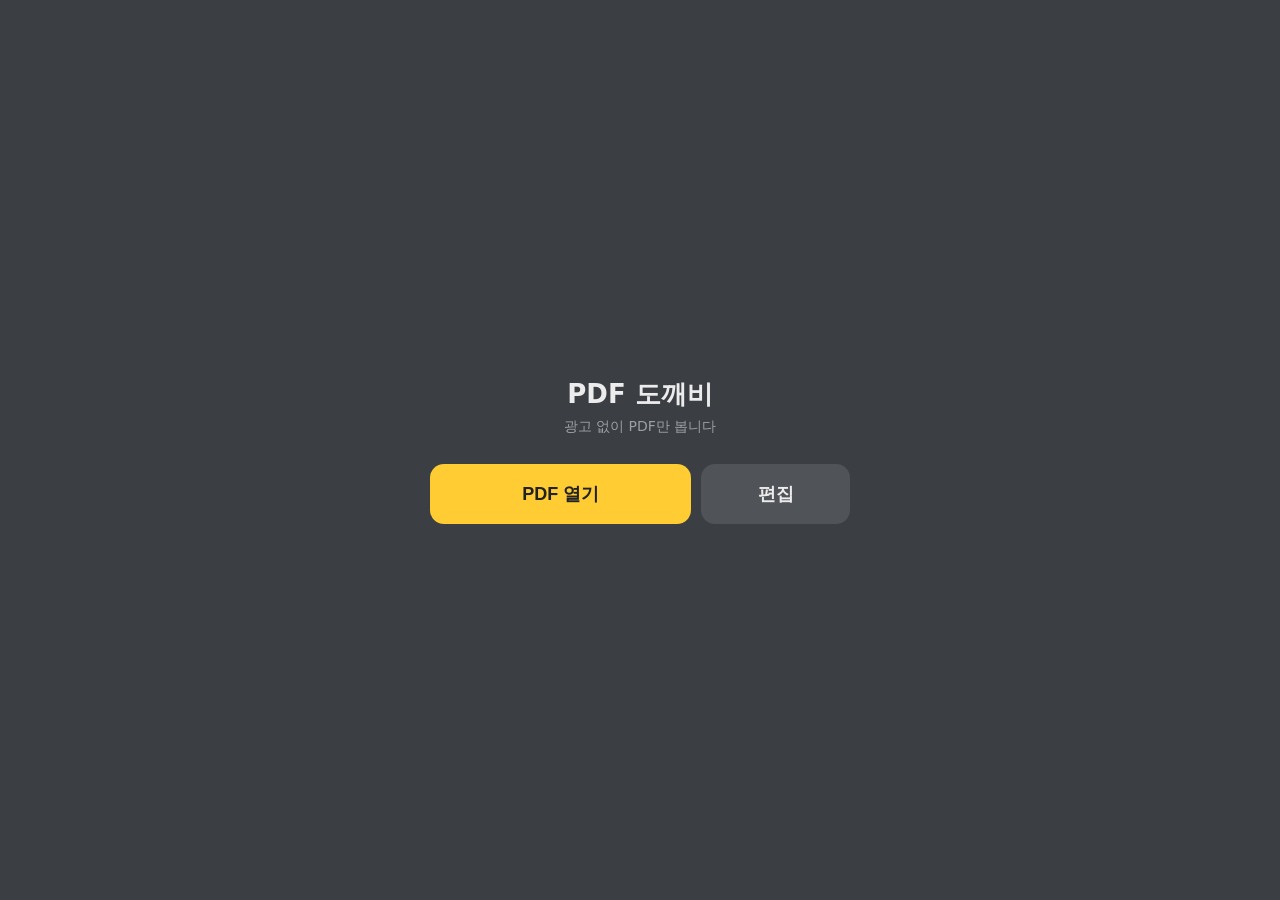
<file: pdf-viewer/index.html>
<!doctype html>
<html lang="ko">
<head>
<meta charset="utf-8">
<meta name="viewport" content="width=device-width,initial-scale=1,maximum-scale=1,user-scalable=no,viewport-fit=cover">
<meta name="theme-color" content="#1f2328">
<title>PDF 도깨비</title>
<link rel="manifest" href="manifest.webmanifest">
<link rel="icon" href="icon-192.png">
<link rel="apple-touch-icon" href="icon-192.png">
<link rel="stylesheet" href="style.css">
</head>
<body>

<div id="scroller" hidden>
  <div id="pages"></div>
</div>

<div id="empty">
  <div class="emptyBox">
    <h1>PDF 도깨비</h1>
    <p class="sub">광고 없이 PDF만 봅니다</p>
    <div class="btnRow">
      <button id="btnOpenBig" class="big">PDF 열기</button>
      <button id="btnEdit" class="big alt">편집</button>
    </div>
    <div id="recentBox" hidden>
      <h2>최근 본 문서</h2>
      <ul id="recentList"></ul>
    </div>
  </div>
</div>

<div id="topbar">
  <button id="btnHome" class="ib" aria-label="처음 화면" data-ic="home"></button>
  <button id="btnSearch" class="ib" aria-label="검색" data-ic="search"></button>
  <button id="btnPage" class="tbtn pageBtn" aria-label="쪽 이동">- / -</button>
  <button id="btnView" class="ib" aria-label="보기 방식"></button>
  <button id="btnFit" class="ib" aria-label="쪽 전체 보기" data-ic="fit"></button>
  <button id="btnAnno" class="ib" aria-label="필기" data-ic="pencil"></button>
  <button id="btnDark" class="ib" aria-label="다크 모드" data-ic="moon"></button>
  <button id="btnMore" class="ib" aria-label="더보기" data-ic="more"></button>
</div>

<div id="annoBar" hidden>
  <button class="ib" data-tool="hand" aria-label="손(이동)" data-ic="hand"></button>
  <button class="ib" data-tool="pen" aria-label="펜" data-ic="pen"><i class="dot"></i></button>
  <button class="ib" data-tool="hl" aria-label="형광펜" data-ic="marker"><i class="dot"></i></button>
  <button class="ib" data-tool="tx" aria-label="글자" data-ic="text"><i class="dot"></i></button>
  <button class="ib" data-tool="er" aria-label="지우개" data-ic="eraser"></button>
  <button class="ib" data-tool="st" aria-label="서명·도장" data-ic="stamp"></button>
  <span class="sep"></span>
  <button class="ib" id="aUndo" aria-label="되돌리기" data-ic="undo"></button>
  <button class="ib" id="aRedo" aria-label="다시 실행" data-ic="redo"></button>
  <button class="ib" id="aSave" aria-label="PDF로 저장" data-ic="save"></button>
  <button class="ib" id="aPin" aria-label="도구 줄 고정" data-ic="pin"></button>
  <button class="ib" id="aDone" aria-label="필기 끝내기" data-ic="check"></button>
</div>
<div id="annoPop" hidden></div>

<div id="zoomPill" hidden></div>
<div id="busy" hidden></div>
<div id="toast" hidden></div>

<div id="sheet" hidden>
  <div class="back" id="sheetBack"></div>
  <div class="panel"><div id="sheetBody"></div></div>
</div>

<input id="file" type="file" accept="application/pdf,.pdf" hidden>
<div id="editor" hidden></div>
<script type="module" src="app.js"></script>
</body>
</html>
</file>
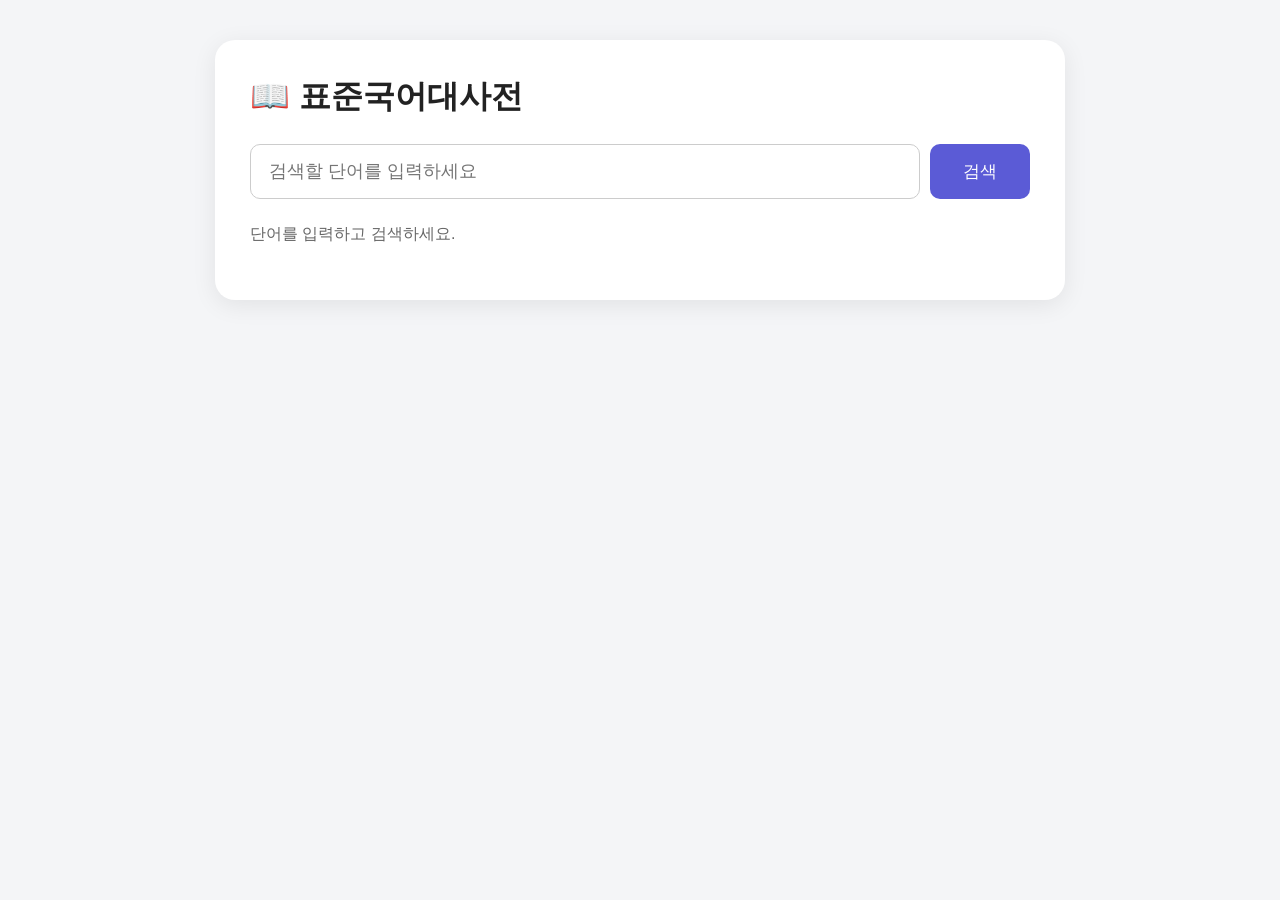
<file: dictionary.html>
<!DOCTYPE html>
<html lang="ko">
<head>
<meta charset="UTF-8">
<meta name="viewport" content="width=device-width, initial-scale=1.0">

<title>표준국어대사전</title>

<style>
* {
    box-sizing: border-box;
}

body {
    margin: 0;
    background: #f4f5f7;
    font-family: Arial, "Noto Sans KR", sans-serif;
    color: #222;
}

.container {
    max-width: 850px;
    margin: 40px auto;
    background: white;
    padding: 35px;
    border-radius: 20px;
    box-shadow: 0 5px 25px rgba(0,0,0,0.08);
}

h1 {
    margin-top: 0;
    font-size: 32px;
}

.search-box {
    display: flex;
    gap: 10px;
    margin: 25px 0;
}

.search-box input {
    flex: 1;
    height: 55px;
    padding: 0 18px;
    font-size: 18px;
    border: 1px solid #ccc;
    border-radius: 10px;
}

.search-box button {
    width: 100px;
    border: none;
    border-radius: 10px;
    background: #5b5bd6;
    color: white;
    font-size: 17px;
    cursor: pointer;
}

.search-box button:hover {
    background: #4646bd;
}

.status {
    margin: 20px 0;
    color: #666;
}

.result {
    border-top: 1px solid #ddd;
    padding: 25px 5px;
}

.word {
    font-size: 28px;
    font-weight: bold;
    color: #333;
}

.info {
    margin-top: 8px;
    color: #666;
}

.definition {
    margin-top: 20px;
    padding: 18px;
    background: #f7f7fb;
    border-radius: 12px;
}

.definition-number {
    font-weight: bold;
    margin-right: 5px;
}

.examples {
    margin-top: 15px;
}

.example {
    margin-top: 8px;
    padding-left: 15px;
    color: #555;
}

.error {
    padding: 20px;
    background: #fff1f1;
    color: #c62828;
    border-radius: 10px;
}

@media (max-width: 600px) {
    .container {
        margin: 0;
        min-height: 100vh;
        border-radius: 0;
        padding: 25px 18px;
    }

    .search-box {
        flex-direction: column;
    }

    .search-box button {
        width: 100%;
        height: 50px;
    }
}
</style>
</head>

<body>

<div class="container">

    <h1>📖 표준국어대사전</h1>

    <div class="search-box">
        <input
            id="searchInput"
            type="text"
            placeholder="검색할 단어를 입력하세요"
            autocomplete="off"
        >
        <button onclick="searchWord()">검색</button>
    </div>

    <div id="status" class="status">
        단어를 입력하고 검색하세요.
    </div>

    <div id="results"></div>

</div>


<script>

const API_URL =
"https://script.google.com/macros/s/AKfycbyRXJ3rSPyojX89_cVQGm1U74jiJQMEq-y60SwENydwGTmqNibUu9FgCs1k4mbLrIKV/exec";


function searchWord() {

    const word =
        document.getElementById("searchInput").value.trim();

    if (!word) {
        document.getElementById("status").textContent =
            "검색할 단어를 입력하세요.";
        return;
    }

    document.getElementById("status").textContent =
        "'" + word + "' 검색 중...";

    document.getElementById("results").innerHTML = "";

    const callbackName =
        "dictionaryCallback_" + Date.now();

    window[callbackName] = function(data) {

        try {
            displayResults(data);
        } finally {
            delete window[callbackName];

            const script =
                document.getElementById(callbackName);

            if (script) {
                script.remove();
            }
        }

    };

    const script = document.createElement("script");

    script.id = callbackName;

    script.src =
        API_URL +
        "?q=" + encodeURIComponent(word) +
        "&callback=" + callbackName;

    script.onerror = function() {

        document.getElementById("status").textContent =
            "";

        document.getElementById("results").innerHTML =
            '<div class="error">사전 서버에 연결하지 못했습니다.</div>';

        delete window[callbackName];

        script.remove();
    };

    document.body.appendChild(script);
}


function displayResults(data) {

    const results =
        document.getElementById("results");

    const status =
        document.getElementById("status");

    results.innerHTML = "";

    if (!data) {

        status.textContent = "";

        results.innerHTML =
            '<div class="error">검색 결과가 없습니다.</div>';

        return;
    }

    if (data.error) {

        status.textContent = "";

        results.innerHTML =
            '<div class="error">' +
            escapeHtml(data.error) +
            '</div>';

        return;
    }

    /*
     * 표준국어대사전 JSON 구조에 맞춰
     * channel.item을 검색 결과로 사용합니다.
     */

    const items =
        data.channel &&
        data.channel.item
            ? data.channel.item
            : [];

    if (!Array.isArray(items)) {

        status.textContent = "";

        results.innerHTML =
            '<div class="error">검색 결과를 읽을 수 없습니다.</div>';

        return;
    }

    if (items.length === 0) {

        status.textContent =
            "검색 결과가 없습니다.";

        results.innerHTML =
            '<div class="error">' +
            '표준국어대사전에서 해당 단어를 찾지 못했습니다.' +
            '</div>';

        return;
    }

    status.textContent =
        "검색 결과 " + items.length + "건";

    items.forEach(function(item) {

        const result =
            document.createElement("div");

        result.className = "result";

        const wordInfo =
            item.word_info || {};

        const word =
            wordInfo.word || "";

        const wordUnit =
            wordInfo.word_unit || "";

        const wordType =
            wordInfo.word_type || "";

        let html = "";

        html +=
            '<div class="word">' +
            escapeHtml(word) +
            '</div>';

        html +=
            '<div class="info">' +
            escapeHtml(wordUnit);

        if (wordType) {
            html +=
                " · " +
                escapeHtml(wordType);
        }

        html += "</div>";

        const posInfo =
            item.pos_info || {};

        const pos =
            posInfo.pos || "";

        if (pos) {

            html +=
                '<div class="info">품사: ' +
                escapeHtml(pos) +
                '</div>';
        }

        const senses =
            getArray(
                posInfo.comm_pattern_info &&
                posInfo.comm_pattern_info.sense_info
            );

        senses.forEach(function(sense, index) {

            const definition =
                sense.definition || "";

            html +=
                '<div class="definition">' +
                '<span class="definition-number">' +
                (index + 1) +
                ".</span>" +
                escapeHtml(definition);

            const examples =
                getArray(sense.example_info);

            if (examples.length > 0) {

                html +=
                    '<div class="examples">' +
                    '<strong>용례</strong>';

                examples.forEach(function(example) {

                    if (example.example) {

                        html +=
                            '<div class="example">• ' +
                            escapeHtml(example.example) +
                            '</div>';
                    }

                });

                html += "</div>";
            }

            html += "</div>";

        });

        result.innerHTML = html;

        results.appendChild(result);

    });

}


function getArray(value) {

    if (!value) {
        return [];
    }

    return Array.isArray(value)
        ? value
        : [value];
}


function escapeHtml(value) {

    if (value === null ||
        value === undefined) {

        return "";
    }

    return String(value)
        .replace(/&/g, "&amp;")
        .replace(/</g, "&lt;")
        .replace(/>/g, "&gt;")
        .replace(/"/g, "&quot;")
        .replace(/'/g, "&#039;");
}


document
    .getElementById("searchInput")
    .addEventListener("keydown", function(event) {

        if (event.key === "Enter") {
            searchWord();
        }

    });

</script>

</body>
</html>
</file>
<file: pdf-viewer/style.css>
:root {
  --bar: rgba(28, 30, 34, .95);
  --fg: #ececec;
  --muted: #9aa0a6;
  --accent: #ffcc33;
  --safe-b: env(safe-area-inset-bottom, 0px);
  --safe-t: env(safe-area-inset-top, 0px);
}
* { box-sizing: border-box; -webkit-tap-highlight-color: transparent; }
[hidden] { display: none !important; }
html, body {
  margin: 0; height: 100%; overflow: hidden; overscroll-behavior: none;
  background: #3b3e43; color: var(--fg);
  font-family: system-ui, -apple-system, "Noto Sans KR", "Apple SD Gothic Neo", sans-serif;
  -webkit-user-select: none; user-select: none;
}

#scroller {
  position: fixed; inset: 0; overflow: auto;
  touch-action: pan-x pan-y; overscroll-behavior: contain;
  -webkit-overflow-scrolling: touch;
}
#pages {
  --pw: 400px;
  --gap: calc(var(--pw) * .012);
  position: relative;
  display: flex; flex-direction: column; align-items: center;
  width: max-content; min-width: 100%;
  padding-top: calc(52px + var(--safe-t));
  padding-bottom: calc(80px + var(--safe-b));
}
.page {
  position: relative; flex: none;
  width: var(--pw); aspect-ratio: var(--ar);
  margin-bottom: var(--gap);
  background: #fff; overflow: hidden;
}
.page canvas { position: absolute; display: block; }
.hlbox { position: absolute; background: rgba(255, 204, 0, .38); mix-blend-mode: multiply; pointer-events: none; }

body.dark .page { background: #121212; }
body.dark .page canvas { filter: invert(1) hue-rotate(180deg); }
body.dark .hlbox { mix-blend-mode: normal; background: rgba(255, 204, 0, .30); }

/* 시작 화면 */
#empty { position: fixed; inset: 0; display: flex; align-items: center; justify-content: center; padding: 24px; overflow: auto; }
.emptyBox { width: 100%; max-width: 420px; text-align: center; }
.emptyBox h1 { margin: 0 0 6px; font-size: 26px; font-weight: 700; }
.emptyBox .sub { margin: 0 0 28px; color: var(--muted); font-size: 14px; }
.btnRow { display: flex; gap: 10px; }
.btnRow .big { width: auto; flex: 2; }
.btnRow .big.alt { flex: 1; background: #ffffff1c; color: var(--fg); }
.big {
  width: 100%; padding: 18px; font-size: 18px; font-weight: 700; border: 0; border-radius: 14px;
  background: var(--accent); color: #222;
}
.big:active { filter: brightness(.9); }
#recentBox { margin-top: 32px; text-align: left; }
#recentBox h2 { font-size: 13px; color: var(--muted); font-weight: 600; margin: 0 0 8px; }
#recentList { list-style: none; margin: 0; padding: 0; }
#recentList li { padding: 12px 4px; border-bottom: 1px solid #ffffff14; font-size: 15px; display: flex; align-items: center; gap: 12px; }
#recentList .rname { flex: 1; min-width: 0; overflow: hidden; text-overflow: ellipsis; white-space: nowrap; }
#recentList .rpage { color: var(--muted); font-size: 13px; flex: none; }
#recentList .delBtn { flex: none; border: 1px solid #ffffff2a; background: transparent; color: var(--muted); font-size: 12px; padding: 6px 10px; border-radius: 8px; font-family: inherit; }

/* 바 */
#topbar {
  position: fixed; left: 0; right: 0; top: 0; z-index: 10;
  height: calc(44px + var(--safe-t)); padding: var(--safe-t) 4px 0;
  display: flex; align-items: center; gap: 0;
  background: var(--bar); backdrop-filter: blur(8px);
  transition: transform .18s ease;
}
#topbar.hidden { transform: translateY(-100%); }
.ib {
  position: relative; flex: none; width: 40px; height: 40px; padding: 0; border: 0; border-radius: 12px;
  background: transparent; color: var(--fg); display: inline-flex; align-items: center; justify-content: center;
}
.ib:active { background: #ffffff1f; }
.ib.on { background: var(--accent); color: #222; }
.ib:disabled { opacity: .35; }
.ib .dot { position: absolute; right: 5px; bottom: 5px; width: 9px; height: 9px; border-radius: 50%; border: 1.5px solid #000a; pointer-events: none; }
.tbtn {
  border: 0; background: transparent; color: var(--fg); font-size: 15px; font-family: inherit;
  padding: 10px 14px; border-radius: 10px; min-width: 56px;
}
.tbtn:active { background: #ffffff1f; }
.pageBtn { flex: 1; min-width: 0; font-variant-numeric: tabular-nums; font-weight: 600; }
body.noDoc #topbar { display: none; }

#zoomPill {
  position: fixed; top: calc(60px + var(--safe-t)); left: 50%; transform: translateX(-50%); z-index: 20;
  background: #000000b8; color: #fff; padding: 6px 14px; border-radius: 16px; font-size: 14px; pointer-events: none;
}
#busy, #toast {
  position: fixed; left: 50%; transform: translateX(-50%); z-index: 60;
  background: #000000d0; color: #fff; padding: 10px 18px; border-radius: 12px; font-size: 14px; max-width: 88vw; text-align: center;
}
#busy { top: 40%; }
#toast { bottom: calc(86px + var(--safe-b)); white-space: pre-line; }

/* 시트 */
#sheet { position: fixed; inset: 0; z-index: 40; }
#sheet .back { position: absolute; inset: 0; background: #0008; }
#sheet .panel {
  position: absolute; left: 0; right: 0; bottom: 0; max-height: 82vh; overflow: auto;
  background: #26292e; border-radius: 18px 18px 0 0; padding: 18px 16px calc(18px + var(--safe-b));
  -webkit-user-select: text; user-select: text;
}
#sheet h3 { margin: 0 0 12px; font-size: 16px; }
#sheet p { margin: 8px 0; font-size: 14px; line-height: 1.6; color: #d6d8db; }
#sheet .row { display: flex; gap: 8px; margin: 10px 0; }
#sheet input[type=text], #sheet input[type=search], #sheet input[type=number], #sheet input[type=password] {
  flex: 1; min-width: 0; padding: 12px 14px; font-size: 16px; border-radius: 10px; border: 1px solid #ffffff2a;
  background: #1a1c20; color: var(--fg); font-family: inherit;
}
#sheet input[type=range] { flex: 1; }
#sheet button.pri {
  border: 0; background: var(--accent); color: #222; font-weight: 700; font-size: 15px;
  padding: 12px 18px; border-radius: 10px; font-family: inherit;
}
#sheet button.sec {
  border: 1px solid #ffffff2a; background: transparent; color: var(--fg); font-size: 14px;
  padding: 10px 14px; border-radius: 10px; font-family: inherit;
}
#sheet .stat { font-size: 13px; color: var(--muted); margin: 6px 0; min-height: 18px; }
#hits { list-style: none; margin: 0; padding: 0; max-height: 46vh; overflow: auto; }
#hits li { padding: 11px 4px; border-bottom: 1px solid #ffffff14; font-size: 14px; line-height: 1.5; }
#hits li b { color: var(--accent); font-weight: 700; }
#hits li .pn { display: inline-block; min-width: 46px; color: var(--muted); font-size: 12px; }

/* 필기 */
.page svg.ann { position: absolute; left: 0; top: 0; width: 100%; height: 100%; z-index: 2; pointer-events: none; overflow: hidden; }
body.annoDraw #scroller { touch-action: none; }
body.anno #pages { padding-bottom: calc(100px + var(--safe-b)); }
#annoBar {
  position: fixed; left: 0; right: 0; bottom: 0; z-index: 12;
  display: flex; align-items: center; gap: 0; overflow-x: auto; scrollbar-width: none;
  background: var(--bar); backdrop-filter: blur(8px); padding: 6px 6px calc(6px + var(--safe-b));
}
#annoBar::-webkit-scrollbar { display: none; }
#annoBar .sep { flex: none; width: 1px; height: 24px; background: #ffffff2e; margin: 0 6px; }
#annoPop {
  position: fixed; left: 8px; right: 8px; bottom: calc(64px + var(--safe-b)); z-index: 13; max-width: 420px;
  background: #26292e; border-radius: 22px; padding: 14px 16px 16px; box-shadow: 0 4px 18px #0009;
}
#annoPop .ph { display: flex; align-items: center; justify-content: space-between; margin-bottom: 12px; font-size: 15px; font-weight: 600; }
#annoPop .sw { display: flex; flex-wrap: wrap; gap: 10px; align-items: center; }
#annoPop .sw button, #annoPop .sw label.cw {
  width: 34px; height: 34px; padding: 0; border-radius: 50%; border: 2px solid #ffffff30; display: inline-block; position: relative; overflow: hidden;
}
#annoPop .sw button.on { border-color: #fff; box-shadow: 0 0 0 2px #000a; }
#annoPop .sw label.cw { background: conic-gradient(#f00, #ff0, #0f0, #0ff, #00f, #f0f, #f00); }
#annoPop .sw label.cw input { position: absolute; inset: -6px; opacity: 0; width: 60px; height: 60px; }
#annoPop .wl { display: flex; align-items: center; gap: 12px; margin-top: 16px; font-size: 13px; color: var(--muted); }
#annoPop input[type=range] { flex: 1; accent-color: var(--accent); }
#annoPop .pv { height: 28px; border-radius: 8px; margin-top: 10px; background: #fff; display: flex; align-items: center; justify-content: center; overflow: hidden; }
#annoPop .pv i { display: block; width: 80%; border-radius: 99px; }
#sheet textarea {
  flex: 1; min-width: 0; padding: 12px 14px; font-size: 16px; border-radius: 10px; border: 1px solid #ffffff2a;
  background: #1a1c20; color: var(--fg); font-family: inherit; resize: none;
}

/* 보기 방식: 한 쪽씩 / 두 쪽씩 */
body.vm-single .page, body.vm-double .page { display: none; }
body.vm-single .page.cur, body.vm-double .page.cur { display: block; }
body.vm-single #pages, body.vm-double #pages { min-height: 100%; justify-content: center; padding-bottom: calc(12px + var(--safe-b)); }
body.vm-double #pages { flex-direction: row; flex-wrap: wrap; align-content: center; }
body.vm-double .page { margin-bottom: 0; }
body.vm-single .page { margin-bottom: 0; }
body.anno.vm-single #pages, body.anno.vm-double #pages { padding-bottom: calc(64px + var(--safe-b)); }

/* 서명·도장 창 */
#annoPop .sgrid { display: flex; gap: 8px; overflow-x: auto; padding-bottom: 6px; min-height: 64px; scrollbar-width: none; }
#annoPop .sthumb { flex: none; width: 92px; height: 58px; padding: 4px; border-radius: 10px; border: 2px solid #ffffff30; background: #fff; display: flex; align-items: center; justify-content: center; }
#annoPop .sthumb.on { border-color: var(--accent); box-shadow: 0 0 0 2px #000a; }
#annoPop .sthumb img { max-width: 100%; max-height: 100%; }
#annoPop .sempty { color: var(--muted); font-size: 13px; align-self: center; }
#annoPop .srow { display: flex; gap: 8px; margin-top: 10px; }
#annoPop .sbtn, .sbtn { flex: 1; border: 1px solid #ffffff2a; background: transparent; color: var(--fg); font-size: 13px; padding: 10px 6px; border-radius: 10px; font-family: inherit; }
.sbtn:active { background: #ffffff1f; }

/* 전체 화면 덮개 (서명 그리기 등) */
.cover { position: fixed; inset: 0; z-index: 50; background: #1f2226; display: flex; flex-direction: column; padding: calc(10px + var(--safe-t)) 12px calc(12px + var(--safe-b)); gap: 10px; }
.cover .ct { display: flex; align-items: center; gap: 8px; font-size: 16px; font-weight: 600; }
.cover .ct span { flex: 1; }
.cover canvas.pad { flex: 1; min-height: 0; width: 100%; border-radius: 14px; background: #fff; touch-action: none; }
.cover .cr { display: flex; align-items: center; gap: 10px; flex-wrap: wrap; }
.cover .cr .sw { display: flex; gap: 8px; }
.cover .cr .sw button { width: 32px; height: 32px; border-radius: 50%; border: 2px solid #ffffff30; padding: 0; }
.cover .cr .sw button.on { border-color: #fff; box-shadow: 0 0 0 2px #000a; }
.cover .pri { border: 0; background: var(--accent); color: #222; font-weight: 700; font-size: 15px; padding: 12px 18px; border-radius: 10px; font-family: inherit; }
.cover .sec { border: 1px solid #ffffff2a; background: transparent; color: var(--fg); font-size: 14px; padding: 10px 14px; border-radius: 10px; font-family: inherit; }
.cover input[type=text], .cover input[type=number] { flex: 1; min-width: 0; padding: 12px 14px; font-size: 16px; border-radius: 10px; border: 1px solid #ffffff2a; background: #1a1a1c; color: var(--fg); font-family: inherit; }
.cover .prev { flex: 1; min-height: 0; border-radius: 14px; background: #fff; display: flex; align-items: center; justify-content: center; overflow: hidden; }
.cover .prev canvas { max-width: 90%; max-height: 90%; }

/* ---------- 편집 화면 ---------- */
#editor { position: fixed; inset: 0; z-index: 35; background: var(--bg, #1f2226); color: var(--fg, #eee); display: flex; flex-direction: column; padding-top: var(--safe-t, 0px); }
#editor[hidden] { display: none; }
.ed-top { display: flex; align-items: center; gap: 6px; padding: 6px 8px; border-bottom: 1px solid #ffffff1a; flex: none; }
.ed-title { font-size: 16px; font-weight: 600; flex: 1; min-width: 0; overflow: hidden; text-overflow: ellipsis; white-space: nowrap; }
.ed-body { flex: 1; min-height: 0; overflow-y: auto; padding: 12px; display: flex; flex-direction: column; gap: 12px; -webkit-overflow-scrolling: touch; }
.ed-bar { display: flex; flex: none; border-top: 1px solid #ffffff1a; padding: 4px 4px calc(4px + var(--safe-b, 0px)); overflow-x: auto; }
.ed-bar .eb { flex: 1; min-width: 56px; display: flex; flex-direction: column; align-items: center; gap: 2px; background: none; border: 0; color: inherit; font-size: 11px; padding: 6px 4px; font-family: inherit; }
.ed-info { font-size: 13px; color: #aab; min-height: 18px; }
.ed-note { font-size: 13px; color: #aab; line-height: 1.6; margin: 4px 0; }
.ed-ext { align-self: center; color: #aab; }
.cards { display: grid; grid-template-columns: 1fr 1fr; gap: 12px; }
.cards .card { display: flex; flex-direction: column; align-items: flex-start; gap: 6px; padding: 16px 14px; border-radius: 14px; border: 1px solid #ffffff22; background: #ffffff0d; color: inherit; text-align: left; font-family: inherit; }
.cards .card b { font-size: 16px; }
.cards .card small { font-size: 12px; color: #aab; }
.ed-body .row { display: flex; gap: 8px; }
.ed-body input[type=text], .ed-body input[type=number] { flex: 1; min-width: 0; padding: 12px 14px; font-size: 16px; border-radius: 10px; border: 1px solid #ffffff2a; background: #1a1a1c; color: inherit; font-family: inherit; }
.ed-body button.pri { border: 0; background: var(--accent, #8ab4f8); color: #222; font-weight: 700; font-size: 15px; padding: 13px 18px; border-radius: 10px; font-family: inherit; }
.ed-body button.sec { flex: 1; border: 1px solid #ffffff2a; background: transparent; color: inherit; font-size: 14px; padding: 12px 10px; border-radius: 10px; font-family: inherit; }
.tiles { display: grid; grid-template-columns: repeat(3, 1fr); gap: 10px; }
.tile { position: relative; border-radius: 8px; padding: 4px; border: 2px solid transparent; background: #ffffff0d; touch-action: pan-y; user-select: none; -webkit-user-select: none; }
.tile.sel { border-color: var(--accent, #8ab4f8); background: #8ab4f822; }
.tile.drag { z-index: 5; opacity: .85; box-shadow: 0 6px 20px #0008; touch-action: none; }
.tile .thumb { position: relative; width: 100%; overflow: hidden; background: #fff; border-radius: 3px; }
.tile .thumb canvas { position: absolute; left: 50%; top: 50%; display: block; }
.tile .thumb.sq { aspect-ratio: 1 / 1; }
.tile .thumb.sq img { position: absolute; inset: 0; width: 100%; height: 100%; object-fit: contain; }
.tile .no { position: absolute; left: 6px; bottom: 6px; background: #000a; color: #fff; font-size: 11px; padding: 1px 6px; border-radius: 8px; }
.tile .ck { position: absolute; right: 6px; top: 6px; width: 20px; height: 20px; border-radius: 50%; background: #0006; border: 2px solid #fff; display: flex; align-items: center; justify-content: center; color: #fff; }
.tile.sel .ck { background: var(--accent, #8ab4f8); color: #222; border-color: var(--accent, #8ab4f8); }
.tile .ck svg { display: none; } .tile.sel .ck svg { display: block; }
.tile .tact { display: flex; justify-content: space-between; margin-top: 2px; }
.ib.sm { width: 28px; height: 28px; }
.mlist { display: flex; flex-direction: column; gap: 6px; }
.mrow { display: flex; align-items: center; gap: 4px; padding: 4px 6px; border-radius: 10px; background: #ffffff0d; }
.mrow .mn { width: 22px; text-align: center; color: #aab; font-size: 13px; }
.mrow .mname { flex: 1; min-width: 0; overflow: hidden; text-overflow: ellipsis; white-space: nowrap; font-size: 14px; }
.mrow button:disabled { opacity: .3; }
.seg { display: flex; border: 1px solid #ffffff2a; border-radius: 10px; overflow: hidden; }
.seg button { flex: 1; background: none; border: 0; color: inherit; padding: 10px 8px; font-size: 14px; font-family: inherit; }
.seg button.on { background: var(--accent, #8ab4f8); color: #222; font-weight: 700; }
.optrow { display: flex; flex-direction: column; gap: 6px; font-size: 13px; color: #aab; }
.sgrid2 { display: grid; grid-template-columns: repeat(3, 1fr); gap: 10px; }
.sgrid2 .ed-note { grid-column: 1 / -1; }
.sitem { position: relative; display: flex; flex-direction: column; gap: 4px; align-items: center; font-size: 12px; }
.sitem .sbox { width: 100%; aspect-ratio: 1 / 1; background: #fff; border-radius: 8px; display: flex; align-items: center; justify-content: center; overflow: hidden; }
.sitem .sbox img { max-width: 90%; max-height: 90%; }
.sitem .ib { position: absolute; right: 2px; top: 2px; background: #0007; }
body.inEditor #topbar, body.inEditor #annoBar { visibility: hidden; }

#sheet h4 { margin: 16px 0 2px; font-size: 13px; color: var(--accent); font-weight: 700; }
</file>
